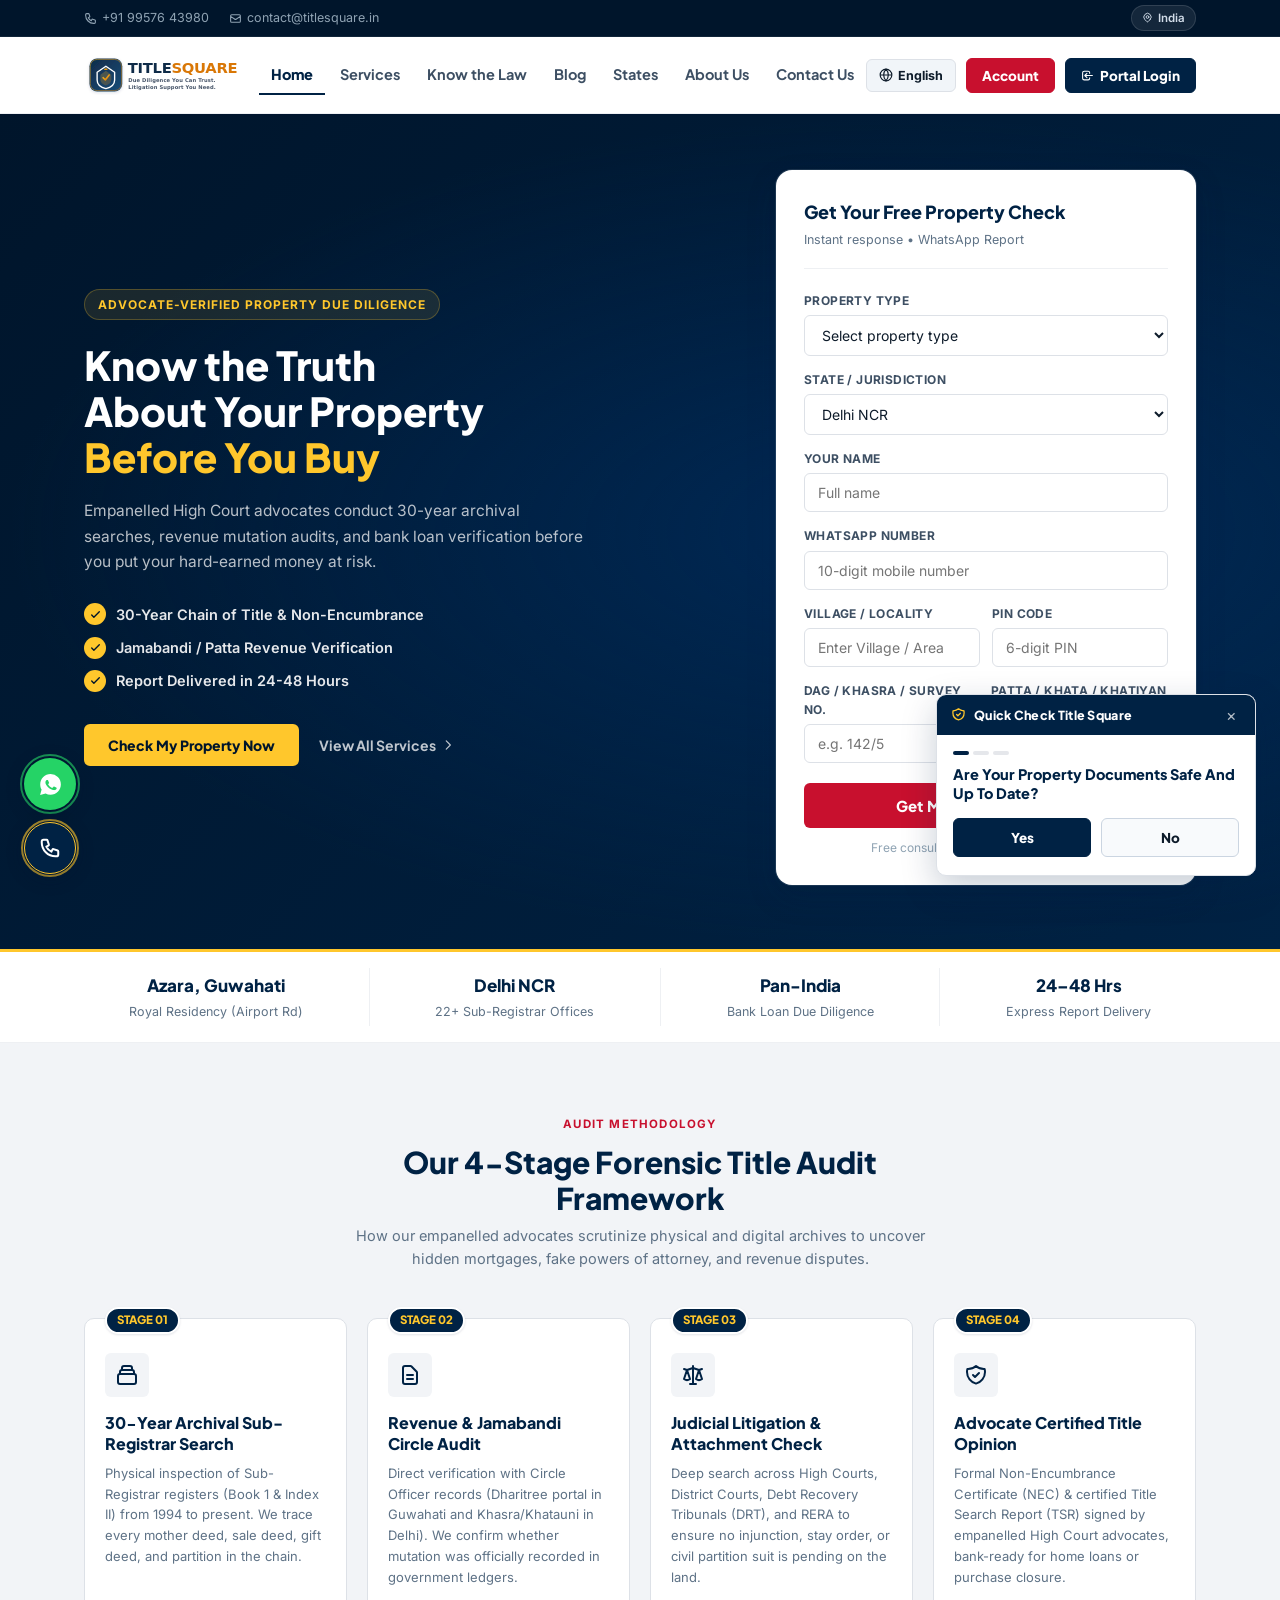
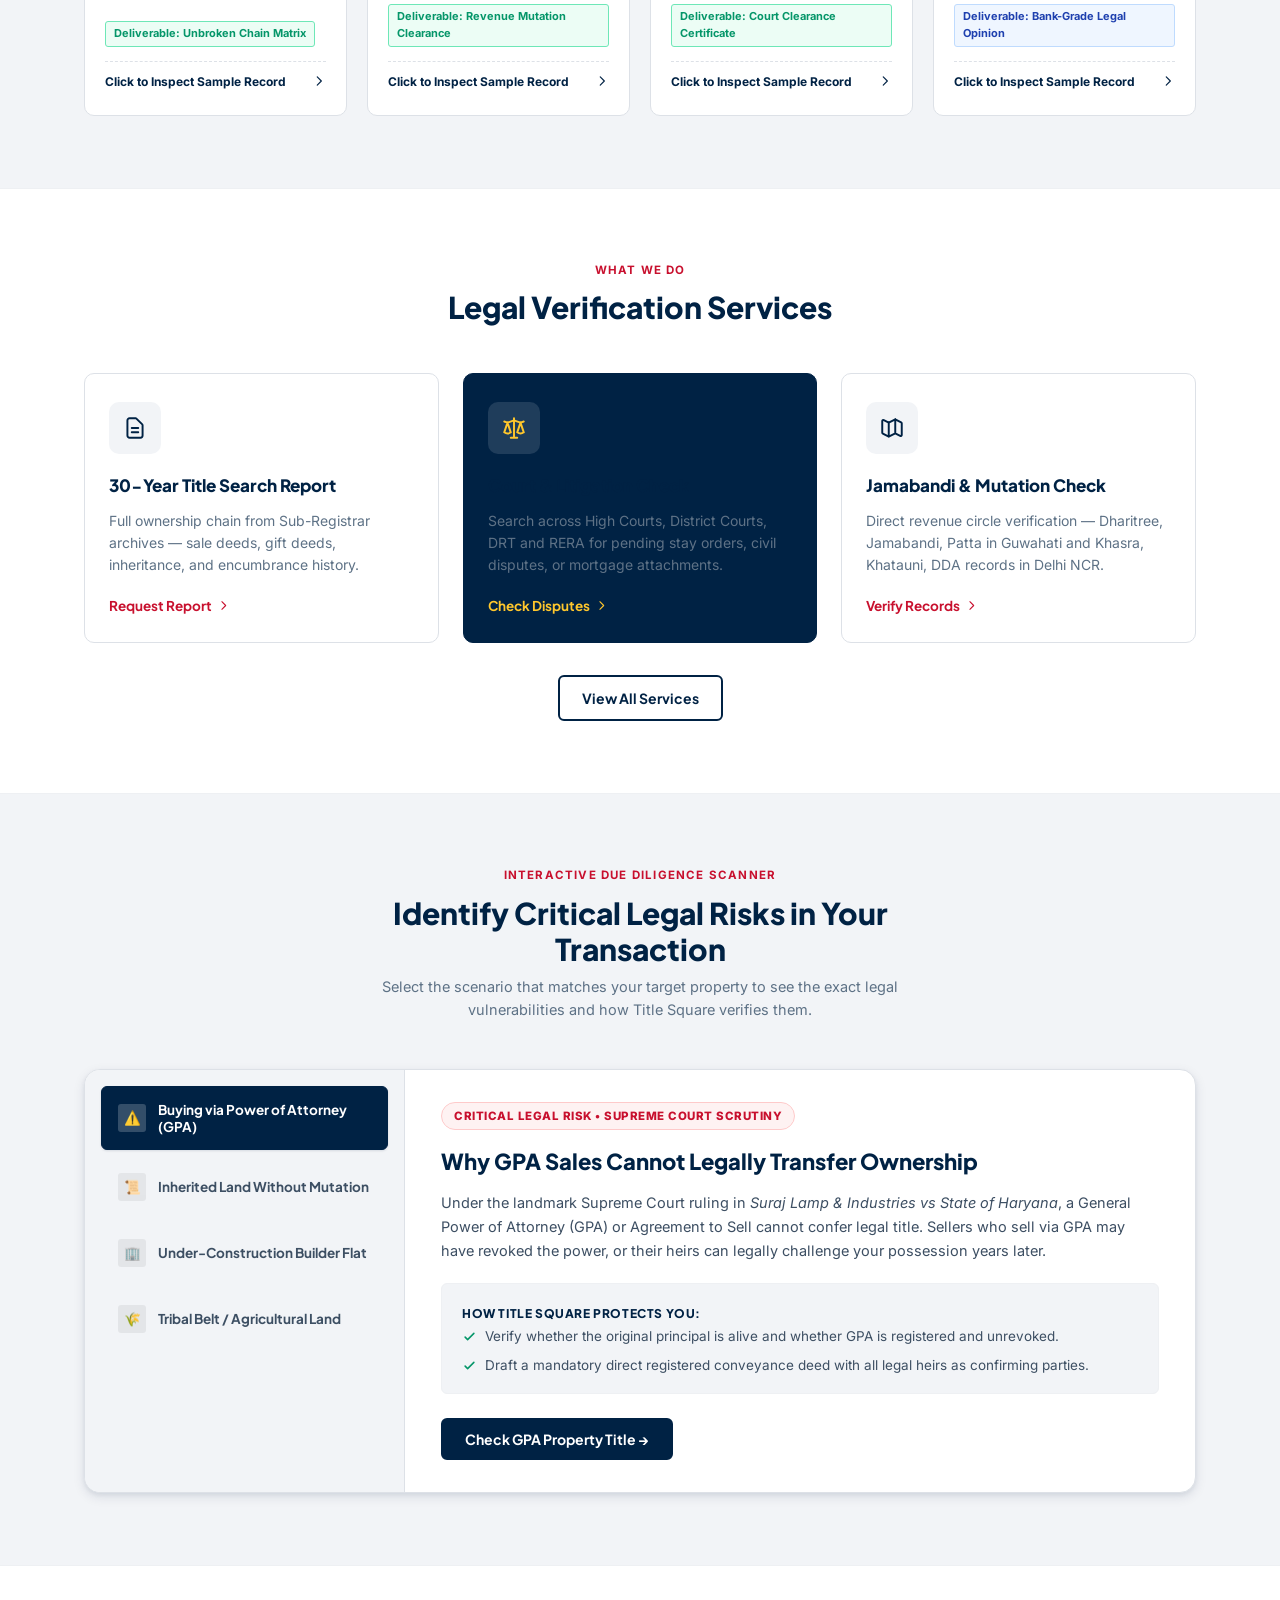
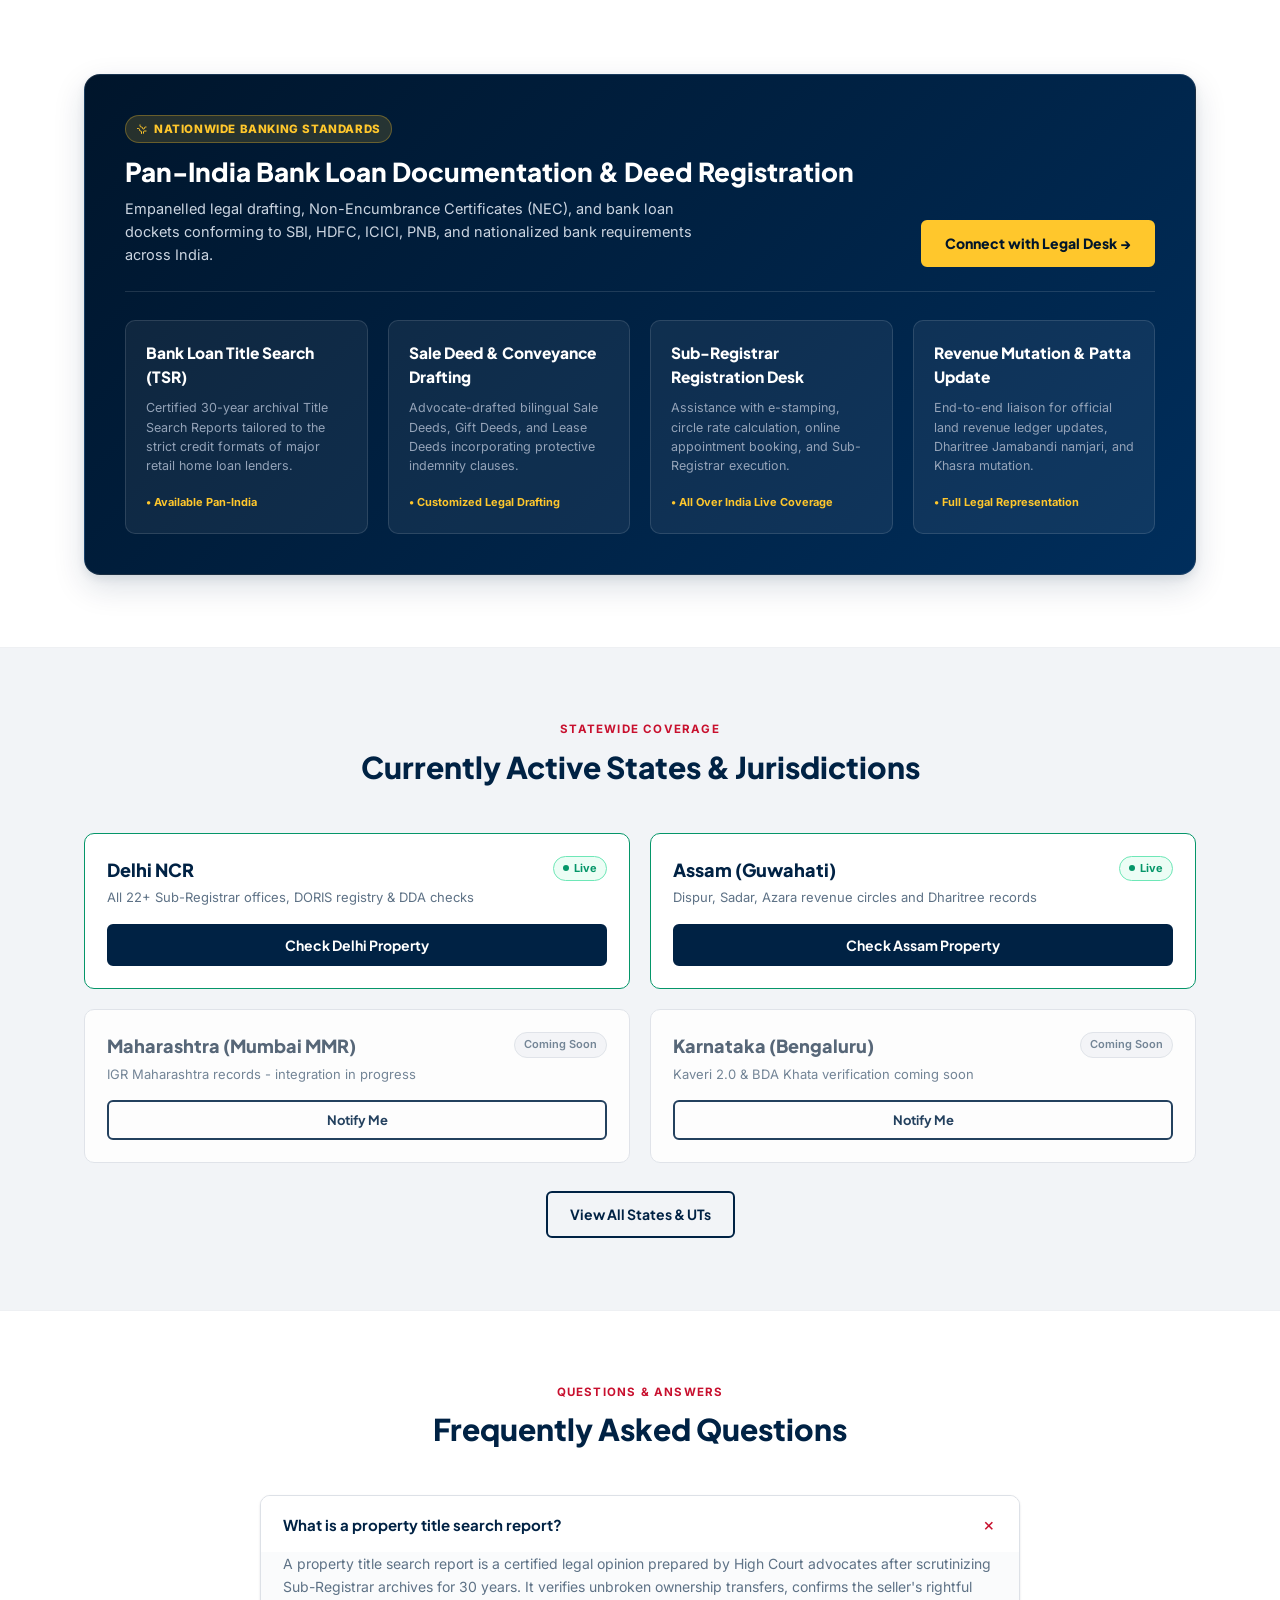
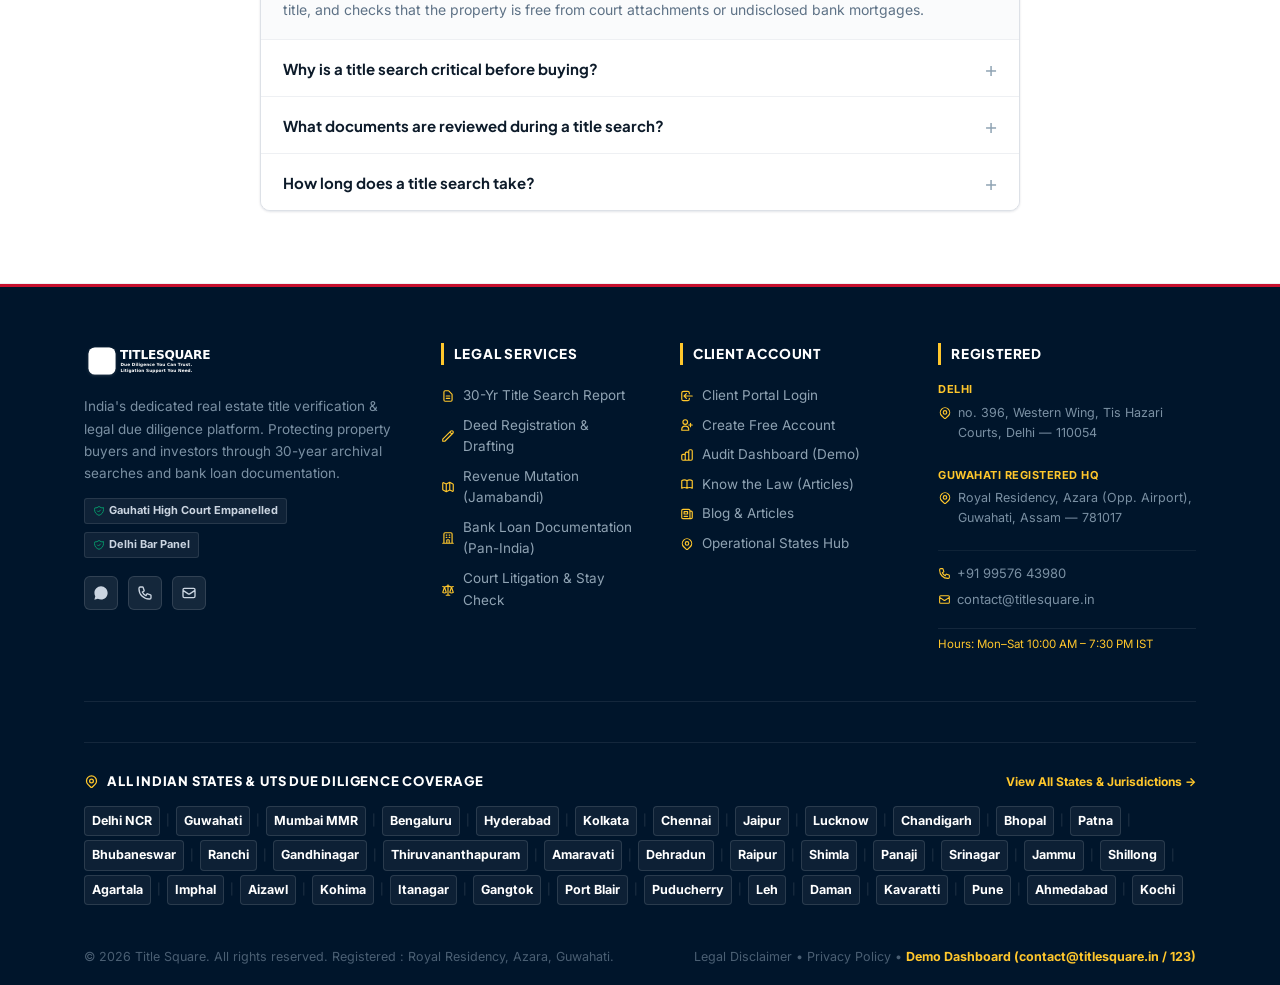
<file: index.html>
<!DOCTYPE html>
<html lang="en">
<head>
  <meta charset="UTF-8">
  <meta name="viewport" content="width=device-width, initial-scale=1.0">
  <title>Title Square — Property Title Search &amp; Legal Verification</title>
  <meta name="description" content="Title Square provides fast, advocate-verified 30-year property title search reports, mutation checks, and legal due diligence in Delhi NCR and Guwahati.">
  <link rel="icon" type="image/svg+xml" href="assets/logo.svg">
  <link rel="stylesheet" href="css/style.css">
  <link rel="stylesheet" href="css/components.css">
  <link rel="stylesheet" href="css/responsive.css">
</head>
<body>

  <!-- Top Utility Bar -->
  <div class="top-bar">
    <div class="container">
      <div class="top-bar-left">
        <a href="tel:+919957643980">
          <svg width="13" height="13" fill="none" stroke="currentColor" stroke-width="2" viewBox="0 0 24 24"><path stroke-linecap="round" stroke-linejoin="round" d="M3 5a2 2 0 012-2h3.28a1 1 0 01.948.684l1.498 4.493a1 1 0 01-.502 1.21l-2.257 1.13a11.042 11.042 0 005.516 5.516l1.13-2.257a1 1 0 011.21-.502l4.493 1.498a1 1 0 01.684.949V19a2 2 0 01-2 2h-1C9.716 21 3 14.284 3 6V5z"/></svg>
          <span data-i18n="top.call">+91 99576 43980</span>
        </a>
        <a href="mailto:contact@titlesquare.in">
          <svg width="13" height="13" fill="none" stroke="currentColor" stroke-width="2" viewBox="0 0 24 24"><path stroke-linecap="round" stroke-linejoin="round" d="M3 8l7.89 5.26a2 2 0 002.22 0L21 8M5 19h14a2 2 0 002-2V7a2 2 0 00-2-2H5a2 2 0 00-2 2v10a2 2 0 002 2z"/></svg>
          contact@titlesquare.in
        </a>
      </div>
      <div class="top-bar-right">
        <span class="top-bar-city-pill">
          <svg width="11" height="11" fill="none" stroke="currentColor" stroke-width="2" viewBox="0 0 24 24"><path stroke-linecap="round" stroke-linejoin="round" d="M17.657 16.657L13.414 20.9a1.998 1.998 0 01-2.827 0l-4.244-4.243a8 8 0 1111.314 0z"/><path stroke-linecap="round" stroke-linejoin="round" d="M15 11a3 3 0 11-6 0 3 3 0 016 0z"/></svg>
          <span data-i18n="top.cities">India</span>
        </span>
      </div>
    </div>
  </div>

  <!-- Main Site Header -->
  <header class="site-header" id="siteHeader">
    <div class="container nav-container">
      <a href="index.html" class="brand-logo-wrap">
        <img src="assets/logo.svg" alt="Title Square" class="brand-logo-img">
      </a>

      <nav class="nav-menu" id="navMenu">
        <div class="mobile-drawer-header">
          <div class="drawer-header-left">
            <img src="assets/logo.svg" alt="Title Square" class="brand-logo-img" style="height: 30px;">
            <span class="drawer-verified-tag">
              <svg width="10" height="10" viewBox="0 0 24 24" fill="currentColor"><path d="M12 2L4 5v6.09c0 5.05 3.41 9.76 8 10.91 4.59-1.15 8-5.86 8-10.91V5l-8-3zm-1 14.5l-3.5-3.5 1.41-1.41L11 13.67l5.59-5.59L18 9.5l-7 7z"/></svg>
              High Court Verified
            </span>
          </div>
          <button type="button" class="mobile-drawer-close" id="mobileDrawerClose" aria-label="Close Menu">&times;</button>
        </div>

        <div class="drawer-consult-card">
          <div class="dcc-top">
            <div class="dcc-badge">
              <span class="dcc-badge-pulse"></span>
              Free Quick Check
            </div>
            <span class="dcc-deliv">24-48 Hr Express</span>
          </div>
          <div class="dcc-title">Instant Jamabandi &amp; Title Check</div>
          <p class="dcc-desc">Direct Sub-Registrar &amp; revenue circle scrutiny before property deals.</p>
          <button type="button" class="dcc-btn open-modal-trigger">
            <span>Check My Property Now</span>
            <svg width="13" height="13" fill="none" stroke="currentColor" stroke-width="2.2" viewBox="0 0 24 24"><path stroke-linecap="round" stroke-linejoin="round" d="M9 5l7 7-7 7"/></svg>
          </button>
        </div>

        <div class="drawer-section-label">Navigation Menu</div>
        <div class="mobile-drawer-links">
          <a href="index.html" class="nav-link active">
            <span class="nav-link-icon-wrap">
              <svg width="17" height="17" fill="none" stroke="currentColor" stroke-width="2" viewBox="0 0 24 24"><path stroke-linecap="round" stroke-linejoin="round" d="M3 12l2-2m0 0l7-7 7 7M5 10v10a1 1 0 001 1h3m10-11l2 2m-2-2v10a1 1 0 01-1 1h-3m-6 0a1 1 0 001-1v-4a1 1 0 011-1h2a1 1 0 011 1v4a1 1 0 001 1m-6 0h6"/></svg>
            </span>
            <span class="nav-link-content">
              <span class="nav-link-title" data-i18n="nav.home">Home</span>
              <span class="nav-link-sub">Overview &amp; verified search</span>
            </span>
            <svg class="nav-chevron" width="14" height="14" fill="none" stroke="currentColor" stroke-width="2.2" viewBox="0 0 24 24"><path stroke-linecap="round" stroke-linejoin="round" d="M9 18l6-6-6-6"/></svg>
          </a>

          <a href="services.html" class="nav-link">
            <span class="nav-link-icon-wrap">
              <svg width="17" height="17" fill="none" stroke="currentColor" stroke-width="2" viewBox="0 0 24 24"><path stroke-linecap="round" stroke-linejoin="round" d="M9 12l2 2 4-4m5.618-4.016A11.955 11.955 0 0112 2.944a11.955 11.955 0 01-8.618 3.04A12.02 12.02 0 003 9c0 5.591 3.824 10.29 9 11.622 5.176-1.332 9-6.03 9-11.622 0-1.042-.133-2.052-.382-3.016z"/></svg>
            </span>
            <span class="nav-link-content">
              <span class="nav-link-title" data-i18n="nav.services">Services</span>
              <span class="nav-link-sub">30-Year Title Search &amp; Mutation</span>
            </span>
            <span class="drawer-badge badge-pop">Popular</span>
            <svg class="nav-chevron" width="14" height="14" fill="none" stroke="currentColor" stroke-width="2.2" viewBox="0 0 24 24"><path stroke-linecap="round" stroke-linejoin="round" d="M9 18l6-6-6-6"/></svg>
          </a>

          <a href="know-the-law.html" class="nav-link">
            <span class="nav-link-icon-wrap">
              <svg width="17" height="17" fill="none" stroke="currentColor" stroke-width="2" viewBox="0 0 24 24"><path stroke-linecap="round" stroke-linejoin="round" d="M12 6.253v13m0-13C10.832 5.477 9.246 5 7.5 5S4.168 5.477 3 6.253v13C4.168 18.477 5.754 18 7.5 18s3.332.477 4.5 1.253m0-13C13.168 5.477 14.754 5 16.5 5c1.747 0 3.332.477 4.5 1.253v13C19.832 18.477 18.247 18 16.5 18c-1.746 0-3.332.477-4.5 1.253"/></svg>
            </span>
            <span class="nav-link-content">
              <span class="nav-link-title" data-i18n="nav.knowLaw">Know the Law</span>
              <span class="nav-link-sub">Assam &amp; Delhi Property Acts</span>
            </span>
            <span class="drawer-badge badge-legal">Guides</span>
            <svg class="nav-chevron" width="14" height="14" fill="none" stroke="currentColor" stroke-width="2.2" viewBox="0 0 24 24"><path stroke-linecap="round" stroke-linejoin="round" d="M9 18l6-6-6-6"/></svg>
          </a>

          <a href="blog.html" class="nav-link">
            <span class="nav-link-icon-wrap">
              <svg width="17" height="17" fill="none" stroke="currentColor" stroke-width="2" viewBox="0 0 24 24"><path stroke-linecap="round" stroke-linejoin="round" d="M19 20H5a2 2 0 01-2-2V6a2 2 0 012-2h10a2 2 0 012 2v1m2 13a2 2 0 01-2-2V7m2 13a2 2 0 002-2V9a2 2 0 00-2-2h-2m-4-3H9M7 16h6M7 8h6v4H7V8z"/></svg>
            </span>
            <span class="nav-link-content">
              <span class="nav-link-title" data-i18n="nav.blog">Blog</span>
              <span class="nav-link-sub">Legal Gazette &amp; Articles</span>
            </span>
            <span class="drawer-badge badge-legal">Gazette</span>
            <svg class="nav-chevron" width="14" height="14" fill="none" stroke="currentColor" stroke-width="2.2" viewBox="0 0 24 24"><path stroke-linecap="round" stroke-linejoin="round" d="M9 18l6-6-6-6"/></svg>
          </a>

          <a href="states.html" class="nav-link">
            <span class="nav-link-icon-wrap">
              <svg width="17" height="17" fill="none" stroke="currentColor" stroke-width="2" viewBox="0 0 24 24"><path stroke-linecap="round" stroke-linejoin="round" d="M17.657 16.657L13.414 20.9a1.998 1.998 0 01-2.827 0l-4.244-4.243a8 8 0 1111.314 0z"/><path stroke-linecap="round" stroke-linejoin="round" d="M15 11a3 3 0 11-6 0 3 3 0 016 0z"/></svg>
            </span>
            <span class="nav-link-content">
              <span class="nav-link-title" data-i18n="nav.cities">States</span>
              <span class="nav-link-sub">Pan-India State Jurisdictions &amp; Coverage</span>
            </span>
            <svg class="nav-chevron" width="14" height="14" fill="none" stroke="currentColor" stroke-width="2.2" viewBox="0 0 24 24"><path stroke-linecap="round" stroke-linejoin="round" d="M9 18l6-6-6-6"/></svg>
          </a>

          <a href="about-us.html" class="nav-link">
            <span class="nav-link-icon-wrap">
              <svg width="17" height="17" fill="none" stroke="currentColor" stroke-width="2" viewBox="0 0 24 24"><path stroke-linecap="round" stroke-linejoin="round" d="M19 21V5a2 2 0 00-2-2H7a2 2 0 00-2 2v16m14 0h2m-2 0h-5m-9 0H3m2 0h5M9 7h1m-1 4h1m4-4h1m-1 4h1m-5 10v-5a1 1 0 011-1h2a1 1 0 011 1v5m-4 0h4"/></svg>
            </span>
            <span class="nav-link-content">
              <span class="nav-link-title" data-i18n="nav.about">About Us</span>
              <span class="nav-link-sub">High Court Advocates &amp;  Team</span>
            </span>
            <svg class="nav-chevron" width="14" height="14" fill="none" stroke="currentColor" stroke-width="2.2" viewBox="0 0 24 24"><path stroke-linecap="round" stroke-linejoin="round" d="M9 18l6-6-6-6"/></svg>
          </a>

          <a href="contact-us.html" class="nav-link">
            <span class="nav-link-icon-wrap">
              <svg width="17" height="17" fill="none" stroke="currentColor" stroke-width="2" viewBox="0 0 24 24"><path stroke-linecap="round" stroke-linejoin="round" d="M3 5a2 2 0 012-2h3.28a1 1 0 01.948.684l1.498 4.493a1 1 0 01-.502 1.21l-2.257 1.13a11.042 11.042 0 005.516 5.516l1.13-2.257a1 1 0 011.21-.502l4.493 1.498a1 1 0 01.684.949V19a2 2 0 01-2 2h-1C9.716 21 3 14.284 3 6V5z"/></svg>
            </span>
            <span class="nav-link-content">
              <span class="nav-link-title" data-i18n="nav.contact">Contact Us</span>
              <span class="nav-link-sub"> Visits &amp; Direct Line</span>
            </span>
            <svg class="nav-chevron" width="14" height="14" fill="none" stroke="currentColor" stroke-width="2.2" viewBox="0 0 24 24"><path stroke-linecap="round" stroke-linejoin="round" d="M9 18l6-6-6-6"/></svg>
          </a>
        </div>

        <div class="drawer-section-label">Quick Legal Utilities</div>
        <div class="drawer-quick-grid">
          <a href="javascript:void(0)" class="drawer-quick-tile open-modal-trigger" data-city="Guwahati">
            <div class="dqt-icon-box dqt-icon-green">
              <svg width="17" height="17" fill="none" stroke="currentColor" stroke-width="2" viewBox="0 0 24 24"><path stroke-linecap="round" stroke-linejoin="round" d="M9 12h6m-6 4h6m2 5H7a2 2 0 01-2-2V5a2 2 0 012-2h5.586a1 1 0 01.707.293l5.414 5.414a1 1 0 01.293.707V19a2 2 0 01-2 2z"/></svg>
            </div>
            <div class="dqt-text">
              <span class="dqt-label">Jamabandi</span>
              <span class="dqt-sub">Revenue Patta</span>
            </div>
          </a>

          <a href="javascript:void(0)" class="drawer-quick-tile open-modal-trigger" data-city="Delhi NCR">
            <div class="dqt-icon-box dqt-icon-navy">
              <svg width="17" height="17" fill="none" stroke="currentColor" stroke-width="2" viewBox="0 0 24 24"><path stroke-linecap="round" stroke-linejoin="round" d="M21 21l-6-6m2-5a7 7 0 11-14 0 7 7 0 0114 0z"/></svg>
            </div>
            <div class="dqt-text">
              <span class="dqt-label">Title Search</span>
              <span class="dqt-sub">30-Yr Archival</span>
            </div>
          </a>

          <a href="https://wa.me/919957643980?text=Hello%20Title%20Square%20Legal%20Team,%20I%20need%20property%20due%20diligence%20assistance." target="_blank" rel="noopener" class="drawer-quick-tile">
            <div class="dqt-icon-box dqt-icon-wa">
              <svg width="17" height="17" fill="currentColor" viewBox="0 0 24 24"><path d="M12.04 2c-5.46 0-9.91 4.45-9.91 9.91 0 1.75.46 3.45 1.32 4.95L2.05 22l5.25-1.38c1.45.79 3.08 1.21 4.74 1.21 5.46 0 9.91-4.45 9.91-9.91 0-2.65-1.03-5.14-2.9-7.01A9.816 9.816 0 0012.04 2zm5.79 14.07c-.24.68-1.4 1.26-1.95 1.32-.51.06-1.17.09-3.37-.8-2.58-1.04-4.22-3.66-4.35-3.83-.13-.17-1.03-1.37-1.03-2.62 0-1.25.65-1.86.88-2.11.23-.25.5-.32.67-.32.17 0 .34 0 .49.01.15.01.37-.06.58.44.22.52.74 1.82.81 1.95.07.13.11.29.02.46-.09.18-.14.28-.27.44-.13.16-.28.36-.4.49-.13.13-.27.27-.12.52.16.25.7 1.15 1.5 1.86 1.03.92 1.9 1.2 2.16 1.33.27.13.42.11.58-.07.16-.18.68-.79.86-1.06.18-.27.37-.23.62-.14.25.09 1.58.74 1.85.88.27.14.45.2.52.31.06.12.06.68-.18 1.36z"/></svg>
            </div>
            <div class="dqt-text">
              <span class="dqt-label">WhatsApp</span>
              <span class="dqt-sub">Advocate Desk</span>
            </div>
          </a>

          <a href="tel:+919957643980" class="drawer-quick-tile">
            <div class="dqt-icon-box dqt-icon-amber">
              <svg width="17" height="17" fill="none" stroke="currentColor" stroke-width="2" viewBox="0 0 24 24"><path stroke-linecap="round" stroke-linejoin="round" d="M3 5a2 2 0 012-2h3.28a1 1 0 01.948.684l1.498 4.493a1 1 0 01-.502 1.21l-2.257 1.13a11.042 11.042 0 005.516 5.516l1.13-2.257a1 1 0 011.21-.502l4.493 1.498a1 1 0 01.684.949V19a2 2 0 01-2 2h-1C9.716 21 3 14.284 3 6V5z"/></svg>
            </div>
            <div class="dqt-text">
              <span class="dqt-label">Helpline</span>
              <span class="dqt-sub">+91 99576 43980</span>
            </div>
          </a>
        </div>

        <div class="mobile-drawer-actions">
          <button type="button" class="btn-auth-red open-auth-btn" data-tab="register" style="width: 100%; justify-content: center; padding: 11.5px; margin-bottom: 8px;">
            <svg width="14" height="14" fill="none" stroke="currentColor" stroke-width="2" viewBox="0 0 24 24"><path stroke-linecap="round" stroke-linejoin="round" d="M16 7a4 4 0 11-8 0 4 4 0 018 0zM12 14a7 7 0 00-7 7h14a7 7 0 00-7-7z"/></svg>
            <span data-i18n="nav.account">Account</span>
          </button>
          <button type="button" class="btn-auth-navy open-auth-btn" data-tab="login" style="width: 100%; justify-content: center; padding: 11px; margin-bottom: 8px;">
            <svg width="14" height="14" fill="none" stroke="currentColor" stroke-width="2" viewBox="0 0 24 24"><path stroke-linecap="round" stroke-linejoin="round" d="M11 16l-4-4m0 0l4-4m-4 4h14m-5 4v1a3 3 0 01-3 3H6a3 3 0 01-3-3V7a3 3 0 013-3h7a3 3 0 013 3v1"/></svg>
            <span data-i18n="nav.portalLogin">Client Portal Login</span>
          </button>

          <div class="drawer--info">
            <div class="dci-hours">
              <span class="dci-dot"></span>
              <span> Hours: Mon–Sat 10:00 AM – 7:30 PM</span>
            </div>
            <div class="dci-loc">
              <svg width="12" height="12" fill="none" stroke="currentColor" stroke-width="2" viewBox="0 0 24 24"><path stroke-linecap="round" stroke-linejoin="round" d="M17.657 16.657L13.414 20.9a1.998 1.998 0 01-2.827 0l-4.244-4.243a8 8 0 1111.314 0z"/><path stroke-linecap="round" stroke-linejoin="round" d="M15 11a3 3 0 11-6 0 3 3 0 016 0z"/></svg>
              <span>Tis Hazari Courts, Delhi &bull; Royal Residency, Guwahati</span>
            </div>
          </div>
        </div>
      </nav>

      <div class="nav-actions">
        <button type="button" class="btn-lang" title="Language selection">
          <svg width="14" height="14" viewBox="0 0 24 24" fill="none" stroke="currentColor" stroke-width="2"><circle cx="12" cy="12" r="10"/><path d="M2 12h20M12 2a15.3 15.3 0 014 10 15.3 15.3 0 01-4 10 15.3 15.3 0 01-4-10 15.3 15.3 0 014-10z"/></svg>
          English
        </button>
        <button type="button" class="btn-auth-red open-auth-btn" data-tab="register">
          <svg width="14" height="14" fill="none" stroke="currentColor" stroke-width="2" viewBox="0 0 24 24"><path stroke-linecap="round" stroke-linejoin="round" d="M16 7a4 4 0 11-8 0 4 4 0 018 0zM12 14a7 7 0 00-7 7h14a7 7 0 00-7-7z"/></svg>
          <span data-i18n="nav.account">Account</span>
        </button>
        <button type="button" class="btn-auth-navy open-auth-btn" data-tab="login">
          <svg width="13" height="13" fill="none" stroke="currentColor" stroke-width="2" viewBox="0 0 24 24"><path stroke-linecap="round" stroke-linejoin="round" d="M11 16l-4-4m0 0l4-4m-4 4h14m-5 4v1a3 3 0 01-3 3H6a3 3 0 01-3-3V7a3 3 0 013-3h7a3 3 0 013 3v1"/></svg>
          <span data-i18n="nav.portalLogin">Portal Login</span>
        </button>
        <button class="mobile-toggle-btn" id="mobileToggleBtn" aria-label="Toggle Navigation">
          <svg width="22" height="22" fill="none" stroke="currentColor" stroke-width="2" viewBox="0 0 24 24"><path stroke-linecap="round" stroke-linejoin="round" d="M4 6h16M4 12h16M4 18h16"/></svg>
        </button>
      </div>
    </div>
  </header>
  <div class="mobile-overlay-shadow" id="mobileOverlay"></div>

  <!-- HERO SECTION -->
  <section class="hero-wrapper">
    <div class="container hero-layout">

      <div class="hero-left">
        <div class="hero-eyebrow" data-i18n="hero.eyebrow">
          <svg width="14" height="14" fill="none" stroke="currentColor" stroke-width="2" viewBox="0 0 24 24"><path stroke-linecap="round" stroke-linejoin="round" d="M9 12l2 2 4-4m5.618-4.016A11.955 11.955 0 0112 2.944a11.955 11.955 0 01-8.618 3.04A12.02 12.02 0 003 9c0 5.591 3.824 10.29 9 11.622 5.176-1.332 9-6.03 9-11.622 0-1.042-.133-2.052-.382-3.016z"/></svg>
          Advocate-Verified Property Due Diligence
        </div>

        <h1 class="hero-main-title" data-i18n="hero.title">
          Know the Truth<br>About Your Property<br><span>Before You Buy</span>
        </h1>

        <p class="hero-main-desc" data-i18n="hero.desc">
          Empanelled High Court advocates conduct 30-year archival searches, revenue mutation audits, and bank loan verification before you put your hard-earned money at risk.
        </p>

        <ul class="hero-check-list">
          <li>
            <span class="hcl-icon"><svg width="13" height="13" fill="none" stroke="currentColor" stroke-width="2.5" viewBox="0 0 24 24"><path stroke-linecap="round" stroke-linejoin="round" d="M5 13l4 4L19 7"/></svg></span>
            <span data-i18n="hero.check1">30-Year Chain of Title & Non-Encumbrance</span>
          </li>
          <li>
            <span class="hcl-icon"><svg width="13" height="13" fill="none" stroke="currentColor" stroke-width="2.5" viewBox="0 0 24 24"><path stroke-linecap="round" stroke-linejoin="round" d="M5 13l4 4L19 7"/></svg></span>
            <span data-i18n="hero.check2">Jamabandi / Patta Revenue Verification</span>
          </li>
          <li>
            <span class="hcl-icon"><svg width="13" height="13" fill="none" stroke="currentColor" stroke-width="2.5" viewBox="0 0 24 24"><path stroke-linecap="round" stroke-linejoin="round" d="M5 13l4 4L19 7"/></svg></span>
            <span data-i18n="hero.check3">Report Delivered in 24-48 Hours</span>
          </li>
        </ul>

        <div class="hero-cta-row">
          <button class="btn btn-yellow open-modal-trigger" data-i18n="hero.ctaCheck">Check My Property Now</button>
          <a href="services.html" class="btn-text-link">
            <span data-i18n="hero.ctaServices">View All Services</span>
            <svg width="14" height="14" fill="none" stroke="currentColor" stroke-width="2" viewBox="0 0 24 24"><path stroke-linecap="round" stroke-linejoin="round" d="M9 5l7 7-7 7"/></svg>
          </a>
        </div>
      </div>

      <!-- Right Registration Form Card -->
      <div class="reg-card">
        <div class="reg-card-head">
          <h3 data-i18n="form.heroTitle">Get Your Free Property Check</h3>
          <p data-i18n="form.heroSub">Instant response &bull; WhatsApp Report</p>
        </div>
        <form class="ajax-form">
          <div class="field-wrap">
            <label data-i18n="form.propType">Property Type</label>
            <select class="field-control" required>
              <option value="" data-i18n="form.selectProp">Select property type</option>
              <option value="Residential Plot / Land" data-i18n="form.plot">Plot / Land</option>
              <option value="Apartment / Flat" data-i18n="form.flat">Apartment / Flat</option>
              <option value="Commercial Space" data-i18n="form.commercial">Commercial Space</option>
              <option value="Agricultural Land" data-i18n="form.agri">Agricultural Land</option>
            </select>
          </div>
          <div class="field-wrap">
            <label data-i18n="form.city">State / Jurisdiction</label>
            <select class="field-control" required>
              <optgroup label="Headquarters & Metro s">
                <option value="Delhi NCR" selected>Delhi NCR</option>
                <option value="Guwahati">Guwahati (Assam)</option>
                <option value="Mumbai">Mumbai MMR (Maharashtra)</option>
                <option value="Bengaluru">Bengaluru (Karnataka)</option>
                <option value="Hyderabad">Hyderabad (Telangana)</option>
                <option value="Kolkata">Kolkata (West Bengal)</option>
                <option value="Chennai">Chennai (Tamil Nadu)</option>
                <option value="Pune">Pune (Maharashtra)</option>
              </optgroup>
              <optgroup label="North India Capitals">
                <option value="Chandigarh">Chandigarh (Punjab &amp; Haryana)</option>
                <option value="Jaipur">Jaipur (Rajasthan)</option>
                <option value="Lucknow">Lucknow (Uttar Pradesh)</option>
                <option value="Dehradun">Dehradun (Uttarakhand)</option>
                <option value="Shimla">Shimla (Himachal Pradesh)</option>
                <option value="Srinagar">Srinagar (Jammu &amp; Kashmir)</option>
                <option value="Jammu">Jammu (Jammu &amp; Kashmir)</option>
              </optgroup>
              <optgroup label="East &amp; North-East Capitals">
                <option value="Patna">Patna (Bihar)</option>
                <option value="Bhubaneswar">Bhubaneswar (Odisha)</option>
                <option value="Ranchi">Ranchi (Jharkhand)</option>
                <option value="Shillong">Shillong (Meghalaya)</option>
                <option value="Agartala">Agartala (Tripura)</option>
                <option value="Gangtok">Gangtok (Sikkim)</option>
                <option value="Itanagar">Itanagar (Arunachal Pradesh)</option>
                <option value="Imphal">Imphal (Manipur)</option>
                <option value="Aizawl">Aizawl (Mizoram)</option>
                <option value="Kohima">Kohima (Nagaland)</option>
              </optgroup>
              <optgroup label="West &amp; Central India Capitals">
                <option value="Gandhinagar">Gandhinagar / Ahmedabad (Gujarat)</option>
                <option value="Panaji">Panaji (Goa)</option>
                <option value="Bhopal">Bhopal (Madhya Pradesh)</option>
                <option value="Raipur">Raipur (Chhattisgarh)</option>
              </optgroup>
              <optgroup label="South India Capitals">
                <option value="Thiruvananthapuram">Thiruvananthapuram (Kerala)</option>
                <option value="Amaravati">Amaravati (Andhra Pradesh)</option>
                <option value="Kochi">Kochi (Kerala)</option>
              </optgroup>
              <optgroup label="Union Territory Capitals">
                <option value="Port Blair">Port Blair (Andaman &amp; Nicobar)</option>
                <option value="Puducherry">Puducherry (Puducherry UT)</option>
                <option value="Leh">Leh (Ladakh)</option>
                <option value="Daman">Daman (DNH &amp; DD)</option>
                <option value="Kavaratti">Kavaratti (Lakshadweep)</option>
              </optgroup>
            </select>
          </div>
          <div class="field-wrap">
            <label data-i18n="form.name">Your Name</label>
            <input type="text" class="field-control" placeholder="Full name" required data-i18n-ph="form.namePh">
          </div>
          <div class="field-wrap">
            <label data-i18n="form.phone">WhatsApp Number</label>
            <input type="tel" name="phone" class="field-control" pattern="[0-9]{10}" placeholder="10-digit mobile number" required data-i18n-ph="form.phonePh">
          </div>
          <div class="modal-grid-2">
            <div class="field-wrap">
              <label>Village / Locality</label>
              <input type="text" name="village" class="field-control" placeholder="Enter Village / Area">
            </div>
            <div class="field-wrap">
              <label>PIN Code</label>
              <input type="text" name="pincode" class="field-control" pattern="[0-9]{6}" placeholder="6-digit PIN">
            </div>
          </div>
          <div style="display: grid; grid-template-columns: 1fr 1fr; gap: 10px;">
            <div class="field-wrap">
              <label>Dag / Khasra / Survey No.</label>
              <input type="text" name="khasra" class="field-control" placeholder="e.g. 142/5">
            </div>
            <div class="field-wrap">
              <label>Patta / Khata / Khatiyan No.</label>
              <input type="text" name="patta" class="field-control" placeholder="e.g. 88/B">
            </div>
          </div>
          <button type="submit" class="btn-reg-submit" data-i18n="form.btnSubmit">Get My Property Report</button>
          <p class="form-footnote" data-i18n="form.footnote">Free consultation. No spam. Confidential.</p>
        </form>
      </div>

    </div>
  </section>

  <!-- TRUST STATS BAR -->
  <div class="trust-stats-bar">
    <div class="container">
      <div class="trust-stats-grid">
        <div class="ts-item">
          <strong data-i18n="trust.stat1Num">Azara, Guwahati</strong>
          <span data-i18n="trust.stat1Txt">Royal Residency  (Airport Rd)</span>
        </div>
        <div class="ts-divider"></div>
        <div class="ts-item">
          <strong data-i18n="trust.stat2Num">Delhi NCR</strong>
          <span data-i18n="trust.stat2Txt">22+ Sub-Registrar Offices</span>
        </div>
        <div class="ts-divider"></div>
        <div class="ts-item">
          <strong data-i18n="trust.stat3Num">Pan-India</strong>
          <span data-i18n="trust.stat3Txt">Bank Loan Due Diligence</span>
        </div>
        <div class="ts-divider"></div>
        <div class="ts-item">
          <strong data-i18n="trust.stat4Num">24–48 Hrs</strong>
          <span data-i18n="trust.stat4Txt">Express Report Delivery</span>
        </div>
      </div>
    </div>
  </div>

  <!-- CREATIVE SECTION 1: 4-STAGE FORENSIC TITLE AUDIT FRAMEWORK -->
  <section class="section-gray">
    <div class="container">
      <div class="section-title-wrap">
        <span class="section-label" data-i18n="audit.tag">Audit Methodology</span>
        <h2 class="section-heading" data-i18n="audit.heading">Our 4-Stage Forensic Title Audit Framework</h2>
        <p class="section-subtext" style="font-size: 14.5px; color: var(--text-muted); margin-top: 8px;" data-i18n="audit.sub">
          How our empanelled advocates scrutinize physical and digital archives to uncover hidden mortgages, fake powers of attorney, and revenue disputes.
        </p>
      </div>

      <div class="audit-pipeline-grid">
        <div class="audit-card" onclick="openStageInspect(1)">
          <div class="audit-step-number" data-i18n="audit.s1">STAGE 01</div>
          <div class="audit-icon-box">
            <svg width="24" height="24" fill="none" stroke="currentColor" stroke-width="2" viewBox="0 0 24 24"><path stroke-linecap="round" stroke-linejoin="round" d="M19 11H5m14 0a2 2 0 012 2v6a2 2 0 01-2 2H5a2 2 0 01-2-2v-6a2 2 0 012-2m14 0V9a2 2 0 00-2-2M5 11V9a2 2 0 012-2m0 0V5a2 2 0 012-2h6a2 2 0 012 2v2M7 7h10"/></svg>
          </div>
          <h3 data-i18n="audit.s1Title">30-Year Archival Sub-Registrar Search</h3>
          <p data-i18n="audit.s1Desc">Physical inspection of Sub-Registrar registers (Book 1 &amp; Index II) from 1994 to present. We trace every mother deed, sale deed, gift deed, and partition in the chain.</p>
          <span class="audit-deliverable-tag" data-i18n="audit.s1Tag">Deliverable: Unbroken Chain Matrix</span>
          <div class="audit-inspect-action">
            <span data-i18n="audit.inspect">Click to Inspect Sample Record</span>
            <svg width="14" height="14" fill="none" stroke="currentColor" stroke-width="2" viewBox="0 0 24 24"><path stroke-linecap="round" stroke-linejoin="round" d="M9 5l7 7-7 7"/></svg>
          </div>
        </div>

        <div class="audit-card" onclick="openStageInspect(2)">
          <div class="audit-step-number" data-i18n="audit.s2">STAGE 02</div>
          <div class="audit-icon-box">
            <svg width="24" height="24" fill="none" stroke="currentColor" stroke-width="2" viewBox="0 0 24 24"><path stroke-linecap="round" stroke-linejoin="round" d="M9 12h6m-6 4h6m2 5H7a2 2 0 01-2-2V5a2 2 0 012-2h5.586a1 1 0 01.707.293l5.414 5.414a1 1 0 01.293.707V19a2 2 0 01-2 2z"/></svg>
          </div>
          <h3 data-i18n="audit.s2Title">Revenue &amp; Jamabandi Circle Audit</h3>
          <p data-i18n="audit.s2Desc">Direct verification with Circle Officer records (Dharitree portal in Guwahati and Khasra/Khatauni in Delhi). We confirm whether mutation was officially recorded in government ledgers.</p>
          <span class="audit-deliverable-tag" data-i18n="audit.s2Tag">Deliverable: Revenue Mutation Clearance</span>
          <div class="audit-inspect-action">
            <span data-i18n="audit.inspect">Click to Inspect Sample Record</span>
            <svg width="14" height="14" fill="none" stroke="currentColor" stroke-width="2" viewBox="0 0 24 24"><path stroke-linecap="round" stroke-linejoin="round" d="M9 5l7 7-7 7"/></svg>
          </div>
        </div>

        <div class="audit-card" onclick="openStageInspect(3)">
          <div class="audit-step-number" data-i18n="audit.s3">STAGE 03</div>
          <div class="audit-icon-box">
            <svg width="24" height="24" fill="none" stroke="currentColor" stroke-width="2" viewBox="0 0 24 24"><path stroke-linecap="round" stroke-linejoin="round" d="M3 6l3 1m0 0l-3 9a5.002 5.002 0 006.001 0M6 7l3 9M6 7l6-2m6 2l3-1m-3 1l-3 9a5.002 5.002 0 006.001 0M18 7l3 9m-3-9l-6-2m0-2v2m0 16V5m0 16H9m3 0h3"/></svg>
          </div>
          <h3 data-i18n="audit.s3Title">Judicial Litigation &amp; Attachment Check</h3>
          <p data-i18n="audit.s3Desc">Deep search across High Courts, District Courts, Debt Recovery Tribunals (DRT), and RERA to ensure no injunction, stay order, or civil partition suit is pending on the land.</p>
          <span class="audit-deliverable-tag" data-i18n="audit.s3Tag">Deliverable: Court Clearance Certificate</span>
          <div class="audit-inspect-action">
            <span data-i18n="audit.inspect">Click to Inspect Sample Record</span>
            <svg width="14" height="14" fill="none" stroke="currentColor" stroke-width="2" viewBox="0 0 24 24"><path stroke-linecap="round" stroke-linejoin="round" d="M9 5l7 7-7 7"/></svg>
          </div>
        </div>

        <div class="audit-card" onclick="openStageInspect(4)">
          <div class="audit-step-number" data-i18n="audit.s4">STAGE 04</div>
          <div class="audit-icon-box">
            <svg width="24" height="24" fill="none" stroke="currentColor" stroke-width="2" viewBox="0 0 24 24"><path stroke-linecap="round" stroke-linejoin="round" d="M9 12l2 2 4-4m5.618-4.016A11.955 11.955 0 0112 2.944a11.955 11.955 0 01-8.618 3.04A12.02 12.02 0 003 9c0 5.591 3.824 10.29 9 11.622 5.176-1.332 9-6.03 9-11.622 0-1.042-.133-2.052-.382-3.016z"/></svg>
          </div>
          <h3 data-i18n="audit.s4Title">Advocate Certified Title Opinion</h3>
          <p data-i18n="audit.s4Desc">Formal Non-Encumbrance Certificate (NEC) &amp; certified Title Search Report (TSR) signed by empanelled High Court advocates, bank-ready for home loans or purchase closure.</p>
          <span class="audit-deliverable-tag" style="background: #eff6ff; border-color: #bfdbfe; color: #1e40af;" data-i18n="audit.s4Tag">Deliverable: Bank-Grade Legal Opinion</span>
          <div class="audit-inspect-action">
            <span data-i18n="audit.inspect">Click to Inspect Sample Record</span>
            <svg width="14" height="14" fill="none" stroke="currentColor" stroke-width="2" viewBox="0 0 24 24"><path stroke-linecap="round" stroke-linejoin="round" d="M9 5l7 7-7 7"/></svg>
          </div>
        </div>
      </div>
    </div>
  </section>

  <!-- SERVICES SECTION -->
  <section class="section-white">
    <div class="container">
      <div class="section-title-wrap">
        <span class="section-label" data-i18n="svc.tag">What We Do</span>
        <h2 class="section-heading" data-i18n="svc.heading">Legal Verification Services</h2>
      </div>
      <div class="services-grid-3">
        <div class="service-card">
          <div class="service-icon-wrap">
            <svg width="26" height="26" fill="none" stroke="currentColor" stroke-width="1.8" viewBox="0 0 24 24"><path stroke-linecap="round" stroke-linejoin="round" d="M9 12h6m-6 4h6m2 5H7a2 2 0 01-2-2V5a2 2 0 012-2h5.586a1 1 0 01.707.293l5.414 5.414a1 1 0 01.293.707V19a2 2 0 01-2 2z"/></svg>
          </div>
          <h3 data-i18n="svc.c1Title">30-Year Title Search Report</h3>
          <p data-i18n="svc.c1Desc">Full ownership chain from Sub-Registrar archives — sale deeds, gift deeds, inheritance, and encumbrance history.</p>
          <button class="svc-link open-modal-trigger"><span data-i18n="svc.c1Btn">Request Report</span> <svg width="13" height="13" fill="none" stroke="currentColor" stroke-width="2" viewBox="0 0 24 24"><path stroke-linecap="round" stroke-linejoin="round" d="M9 5l7 7-7 7"/></svg></button>
        </div>
        <div class="service-card service-card--featured">
          <div class="service-icon-wrap">
            <svg width="26" height="26" fill="none" stroke="currentColor" stroke-width="1.8" viewBox="0 0 24 24"><path stroke-linecap="round" stroke-linejoin="round" d="M3 6l3 1m0 0l-3 9a5.002 5.002 0 006.001 0M6 7l3 9M6 7l6-2m6 2l3-1m-3 1l-3 9a5.002 5.002 0 006.001 0M18 7l3 9m-3-9l-6-2m0-2v2m0 16V5m0 16H9m3 0h3"/></svg>
          </div>
          <h3 data-i18n="svc.c2Title">Court &amp; Litigation Check</h3>
          <p data-i18n="svc.c2Desc">Search across High Courts, District Courts, DRT and RERA for pending stay orders, civil disputes, or mortgage attachments.</p>
          <button class="svc-link open-modal-trigger"><span data-i18n="svc.c2Btn">Check Disputes</span> <svg width="13" height="13" fill="none" stroke="currentColor" stroke-width="2" viewBox="0 0 24 24"><path stroke-linecap="round" stroke-linejoin="round" d="M9 5l7 7-7 7"/></svg></button>
        </div>
        <div class="service-card">
          <div class="service-icon-wrap">
            <svg width="26" height="26" fill="none" stroke="currentColor" stroke-width="1.8" viewBox="0 0 24 24"><path stroke-linecap="round" stroke-linejoin="round" d="M9 20l-5.447-2.724A1 1 0 013 16.382V5.618a1 1 0 011.447-.894L9 7m0 13l6-3m-6 3V7m6 10l4.553 2.276A1 1 0 0021 18.382V7.618a1 1 0 00-.553-.894L15 4m0 13V4m0 0L9 7"/></svg>
          </div>
          <h3 data-i18n="svc.c3Title">Jamabandi &amp; Mutation Check</h3>
          <p data-i18n="svc.c3Desc">Direct revenue circle verification — Dharitree, Jamabandi, Patta in Guwahati and Khasra, Khatauni, DDA records in Delhi NCR.</p>
          <button class="svc-link open-modal-trigger"><span data-i18n="svc.c3Btn">Verify Records</span> <svg width="13" height="13" fill="none" stroke="currentColor" stroke-width="2" viewBox="0 0 24 24"><path stroke-linecap="round" stroke-linejoin="round" d="M9 5l7 7-7 7"/></svg></button>
        </div>
      </div>
      <div style="text-align: center; margin-top: 32px;">
        <a href="services.html" class="btn btn-outline" data-i18n="svc.viewAll">View All Services</a>
      </div>
    </div>
  </section>

  <!-- CREATIVE SECTION 2: INTERACTIVE PROPERTY LEGAL RISK SCANNER -->
  <section class="section-gray">
    <div class="container">
      <div class="section-title-wrap">
        <span class="section-label" data-i18n="risk.tag">Interactive Due Diligence Scanner</span>
        <h2 class="section-heading" data-i18n="risk.heading">Identify Critical Legal Risks in Your Transaction</h2>
        <p class="section-subtext" style="font-size: 14.5px; color: var(--text-muted); margin-top: 8px;" data-i18n="risk.sub">
          Select the scenario that matches your target property to see the exact legal vulnerabilities and how Title Square verifies them.
        </p>
      </div>

      <div class="risk-scanner-wrap">
        
        <!-- Left Nav Tabs -->
        <div class="risk-nav-list">
          <button type="button" class="risk-nav-btn is-active" data-risk-target="risk-gpa">
            <span class="risk-icon">⚠️</span>
            <span data-i18n="risk.tabGpa">Buying via Power of Attorney (GPA)</span>
          </button>
          <button type="button" class="risk-nav-btn" data-risk-target="risk-ancestral">
            <span class="risk-icon">📜</span>
            <span data-i18n="risk.tabAncestral">Inherited Land Without Mutation</span>
          </button>
          <button type="button" class="risk-nav-btn" data-risk-target="risk-builder">
            <span class="risk-icon">🏢</span>
            <span data-i18n="risk.tabBuilder">Under-Construction Builder Flat</span>
          </button>
          <button type="button" class="risk-nav-btn" data-risk-target="risk-tribal">
            <span class="risk-icon">🌾</span>
            <span data-i18n="risk.tabTribal">Tribal Belt / Agricultural Land</span>
          </button>
        </div>

        <!-- Right Content Panels -->
        <div>
          <!-- Panel 1: GPA -->
          <div class="risk-content-panel" id="risk-gpa" style="display: flex;">
            <span class="risk-badge risk-badge--high" data-i18n="risk.gpaBadge">Critical Legal Risk &bull; Supreme Court Scrutiny</span>
            <h3 class="risk-content-title" data-i18n="risk.gpaTitle">Why GPA Sales Cannot Legally Transfer Ownership</h3>
            <p class="risk-content-desc" data-i18n="risk.gpaDesc">
              Under the landmark Supreme Court ruling in <em>Suraj Lamp &amp; Industries vs State of Haryana</em>, a General Power of Attorney (GPA) or Agreement to Sell cannot confer legal title. Sellers who sell via GPA may have revoked the power, or their heirs can legally challenge your possession years later.
            </p>
            <div class="risk-checklist">
              <span class="risk-checklist-title" data-i18n="risk.protectTitle">How Title Square Protects You:</span>
              <ul>
                <li><svg width="15" height="15" fill="none" stroke="currentColor" stroke-width="2.5" viewBox="0 0 24 24"><path stroke-linecap="round" stroke-linejoin="round" d="M5 13l4 4L19 7"/></svg> <span data-i18n="risk.gpaP1">Verify whether the original principal is alive and whether GPA is registered and unrevoked.</span></li>
                <li><svg width="15" height="15" fill="none" stroke="currentColor" stroke-width="2.5" viewBox="0 0 24 24"><path stroke-linecap="round" stroke-linejoin="round" d="M5 13l4 4L19 7"/></svg> <span data-i18n="risk.gpaP2">Draft a mandatory direct registered conveyance deed with all legal heirs as confirming parties.</span></li>
              </ul>
            </div>
            <button class="btn btn-navy open-modal-trigger" style="width: fit-content;" data-i18n="risk.gpaBtn">Check GPA Property Title →</button>
          </div>

          <!-- Panel 2: Ancestral -->
          <div class="risk-content-panel" id="risk-ancestral" style="display: none;">
            <span class="risk-badge risk-badge--high" data-i18n="risk.ancBadge">High Litigation Risk &bull; Partition Claims</span>
            <h3 class="risk-content-title" data-i18n="risk.ancTitle">Buying Inherited Property Without Official Mutation</h3>
            <p class="risk-content-desc" data-i18n="risk.ancDesc">
              Even if a seller holds original parent deeds, without registered partition and updated revenue mutation (Jamabandi/Khatauni), other undisclosed legal heirs (daughters, siblings, coparceners) have an automatic statutory right to file partition suits and freeze your property.
            </p>
            <div class="risk-checklist">
              <span class="risk-checklist-title" data-i18n="risk.protectTitle">How Title Square Protects You:</span>
              <ul>
                <li><svg width="15" height="15" fill="none" stroke="currentColor" stroke-width="2.5" viewBox="0 0 24 24"><path stroke-linecap="round" stroke-linejoin="round" d="M5 13l4 4L19 7"/></svg> <span data-i18n="risk.ancP1">Audit legal heir certificates and survivorship records from revenue circles.</span></li>
                <li><svg width="15" height="15" fill="none" stroke="currentColor" stroke-width="2.5" viewBox="0 0 24 24"><path stroke-linecap="round" stroke-linejoin="round" d="M5 13l4 4L19 7"/></svg> <span data-i18n="risk.ancP2">Verify whether Dharitree / Circle Jamabandi reflects exclusive individual mutation.</span></li>
              </ul>
            </div>
            <button class="btn btn-navy open-modal-trigger" style="width: fit-content;" data-i18n="risk.ancBtn">Verify Inherited Title →</button>
          </div>

          <!-- Panel 3: Builder Flat -->
          <div class="risk-content-panel" id="risk-builder" style="display: none;">
            <span class="risk-badge risk-badge--medium" data-i18n="risk.bldBadge">Medium-High Risk &bull; Undisclosed Builder Loans</span>
            <h3 class="risk-content-title" data-i18n="risk.bldTitle">Buying Under-Construction Flats Without Title Audit</h3>
            <p class="risk-content-desc" data-i18n="risk.bldDesc">
              Builders frequently mortgage the entire project land to banks or NBFCs for construction finance. If you buy without a formal Bank NOC (No Objection Certificate) and Title Clearance, the lending bank holds a primary mortgage lien over your flat!
            </p>
            <div class="risk-checklist">
              <span class="risk-checklist-title" data-i18n="risk.protectTitle">How Title Square Protects You:</span>
              <ul>
                <li><svg width="15" height="15" fill="none" stroke="currentColor" stroke-width="2.5" viewBox="0 0 24 24"><path stroke-linecap="round" stroke-linejoin="round" d="M5 13l4 4L19 7"/></svg> <span data-i18n="risk.bldP1">Scrutinize Development Agreement, Power of Attorney, and Bank Mortgage releases.</span></li>
                <li><svg width="15" height="15" fill="none" stroke="currentColor" stroke-width="2.5" viewBox="0 0 24 24"><path stroke-linecap="round" stroke-linejoin="round" d="M5 13l4 4L19 7"/></svg> <span data-i18n="risk.bldP2">Cross-examine RERA disclosures, sanctioned building plans, and fire NOCs.</span></li>
              </ul>
            </div>
            <button class="btn btn-navy open-modal-trigger" style="width: fit-content;" data-i18n="risk.bldBtn">Scrutinize Builder Project →</button>
          </div>

          <!-- Panel 4: Tribal / Agricultural -->
          <div class="risk-content-panel" id="risk-tribal" style="display: none;">
            <span class="risk-badge risk-badge--high" data-i18n="risk.trbBadge">Statutory Transfer Ban Risk</span>
            <h3 class="risk-content-title" data-i18n="risk.trbTitle">Assam Tribal Belt Restrictions &amp; Delhi Agricultural Ceilings</h3>
            <p class="risk-content-desc" data-i18n="risk.trbDesc">
              In Assam, Chapter X of the Assam Land and Revenue Regulation strictly prohibits land transfer to non-notified classes in tribal belts and blocks. In Delhi NCR, Section 33 of Delhi Land Reforms prohibits fragmented agricultural land sales. Transactions violating these laws are automatically void by statute!
            </p>
            <div class="risk-checklist">
              <span class="risk-checklist-title" data-i18n="risk.protectTitle">How Title Square Protects You:</span>
              <ul>
                <li><svg width="15" height="15" fill="none" stroke="currentColor" stroke-width="2.5" viewBox="0 0 24 24"><path stroke-linecap="round" stroke-linejoin="round" d="M5 13l4 4L19 7"/></svg> <span data-i18n="risk.trbP1">Verify Circle demarcation, revenue category (Myadi vs Eksona Patta), and tribal status.</span></li>
                <li><svg width="15" height="15" fill="none" stroke="currentColor" stroke-width="2.5" viewBox="0 0 24 24"><path stroke-linecap="round" stroke-linejoin="round" d="M5 13l4 4L19 7"/></svg> <span data-i18n="risk.trbP2">Ensure all mandatory statutory permissions and DC NOCs are cleared before registration.</span></li>
              </ul>
            </div>
            <button class="btn btn-navy open-modal-trigger" style="width: fit-content;" data-i18n="risk.trbBtn">Check Revenue &amp; Zoning Restrictions →</button>
          </div>

        </div>

      </div>
    </div>
  </section>

  <!-- CREATIVE SECTION 3: PAN-INDIA BANK LOAN DOCUMENTATION & REGISTRATION DESK -->
  <section class="section-white">
    <div class="container">
      <div class="panindia-banner">
        <div class="panindia-header">
          <div>
            <span class="panindia-badge">
              <svg width="12" height="12" fill="none" stroke="currentColor" stroke-width="2" viewBox="0 0 24 24"><path stroke-linecap="round" stroke-linejoin="round" d="M3.055 11H5a2 2 0 012 2v1a2 2 0 002 2 2 2 0 012 2v2.945M8 3.935V5.5A2.5 2.5 0 0010.5 8h.5a2 2 0 012 2 2 2 0 104 0 2 2 0 012-2h1.064M15 20.488V18a2 2 0 012-2h3.064"/></svg>
              <span data-i18n="pi.badge">Nationwide Banking Standards</span>
            </span>
            <h2 class="panindia-title" data-i18n="pi.title">Pan-India Bank Loan Documentation &amp; Deed Registration</h2>
            <p class="panindia-sub" data-i18n="pi.sub">
              Empanelled legal drafting, Non-Encumbrance Certificates (NEC), and bank loan dockets conforming to SBI, HDFC, ICICI, PNB, and nationalized bank requirements across India.
            </p>
          </div>
          <div>
            <a href="contact-us.html" class="btn btn-yellow" style="white-space: nowrap;" data-i18n="pi.btn">
              Connect with Legal Desk →
            </a>
          </div>
        </div>

        <div class="panindia-grid">
          <div class="panindia-item">
            <h4 data-i18n="pi.i1Title">Bank Loan Title Search (TSR)</h4>
            <p data-i18n="pi.i1Desc">Certified 30-year archival Title Search Reports tailored to the strict credit formats of major retail home loan lenders.</p>
            <span class="tag-pill" data-i18n="pi.i1Tag">&bull; Available Pan-India</span>
          </div>

          <div class="panindia-item">
            <h4 data-i18n="pi.i2Title">Sale Deed &amp; Conveyance Drafting</h4>
            <p data-i18n="pi.i2Desc">Advocate-drafted bilingual Sale Deeds, Gift Deeds, and Lease Deeds incorporating protective indemnity clauses.</p>
            <span class="tag-pill" data-i18n="pi.i2Tag">&bull; Customized Legal Drafting</span>
          </div>

          <div class="panindia-item">
            <h4 data-i18n="pi.i3Title">Sub-Registrar Registration Desk</h4>
            <p data-i18n="pi.i3Desc">Assistance with e-stamping, circle rate calculation, online appointment booking, and Sub-Registrar execution.</p>
            <span class="tag-pill" data-i18n="pi.i3Tag">&bull; All Over India Live Coverage</span>
          </div>

          <div class="panindia-item">
            <h4 data-i18n="pi.i4Title">Revenue Mutation &amp; Patta Update</h4>
            <p data-i18n="pi.i4Desc">End-to-end liaison for official land revenue ledger updates, Dharitree Jamabandi namjari, and Khasra mutation.</p>
            <span class="tag-pill" data-i18n="pi.i4Tag">&bull; Full Legal Representation</span>
          </div>
        </div>
      </div>
    </div>
  </section>

  <!-- STATES SECTION -->
  <section class="section-gray">
    <div class="container">
      <div class="section-title-wrap">
        <span class="section-label" data-i18n="cities.tag">Statewide Coverage</span>
        <h2 class="section-heading" data-i18n="cities.heading">Currently Active States &amp; Jurisdictions</h2>
      </div>
      <div class="cities-grid">
        <div class="city-card city-card--active">
          <div class="city-card-top">
            <div>
              <h3 data-i18n="cities.delhiTitle">Delhi NCR</h3>
              <p data-i18n="cities.delhiDesc">All 22+ Sub-Registrar offices, DORIS registry &amp; DDA checks</p>
            </div>
            <span class="badge-active-hub" data-i18n="cities.liveBadge">Live</span>
          </div>
          <button class="btn btn-navy open-modal-trigger" data-state="Delhi NCR" data-city="Delhi NCR" style="width: 100%;" data-i18n="cities.delhiBtn">Check Delhi Property</button>
        </div>
        <div class="city-card city-card--active">
          <div class="city-card-top">
            <div>
              <h3 data-i18n="cities.ghyTitle">Assam (Guwahati)</h3>
              <p data-i18n="cities.ghyDesc">Dispur, Sadar, Azara revenue circles and Dharitree records</p>
            </div>
            <span class="badge-active-hub" data-i18n="cities.liveBadge">Live</span>
          </div>
          <button class="btn btn-navy open-modal-trigger" data-state="Assam" data-city="Guwahati" style="width: 100%;" data-i18n="cities.ghyBtn">Check Assam Property</button>
        </div>
        <div class="city-card city-card--soon">
          <div class="city-card-top">
            <div>
              <h3 data-i18n="cities.mumTitle">Maharashtra (Mumbai MMR)</h3>
              <p data-i18n="cities.mumDesc">IGR Maharashtra records - integration in progress</p>
            </div>
            <span class="badge-soon-hub" data-i18n="cities.soonBadge">Coming Soon</span>
          </div>
          <button class="btn btn-outline" style="width: 100%; font-size: 13px;" onclick="notifyCity('Maharashtra')" data-i18n="cities.notifyBtn">Notify Me</button>
        </div>
        <div class="city-card city-card--soon">
          <div class="city-card-top">
            <div>
              <h3 data-i18n="cities.blrTitle">Karnataka (Bengaluru)</h3>
              <p data-i18n="cities.blrDesc">Kaveri 2.0 &amp; BDA Khata verification coming soon</p>
            </div>
            <span class="badge-soon-hub" data-i18n="cities.soonBadge">Coming Soon</span>
          </div>
          <button class="btn btn-outline" style="width: 100%; font-size: 13px;" onclick="notifyCity('Karnataka')" data-i18n="cities.notifyBtn">Notify Me</button>
        </div>
      </div>
      <div style="text-align: center; margin-top: 28px;">
        <a href="states.html" class="btn btn-outline" data-i18n="cities.viewAll">View All States &amp; UTs</a>
      </div>
    </div>
  </section>

  <!-- FAQ SECTION -->
  <section class="section-white">
    <div class="container">
      <div class="section-title-wrap">
        <span class="section-label" data-i18n="faq.tag">Questions &amp; Answers</span>
        <h2 class="section-heading" data-i18n="faq.heading">Frequently Asked Questions</h2>
      </div>
      <div class="faq-card-white">
        <div class="faq-item-row is-open">
          <button class="faq-trigger-btn">
            <span data-i18n="faq.q1">What is a property title search report?</span>
            <span class="faq-plus-icon">+</span>
          </button>
          <div class="faq-body-text">
            <p data-i18n="faq.a1">A property title search report is a certified legal opinion prepared by High Court advocates after scrutinizing Sub-Registrar archives for 30 years. It verifies unbroken ownership transfers, confirms the seller's rightful title, and checks that the property is free from court attachments or undisclosed bank mortgages.</p>
          </div>
        </div>
        <div class="faq-item-row">
          <button class="faq-trigger-btn">
            <span data-i18n="faq.q2">Why is a title search critical before buying?</span>
            <span class="faq-plus-icon">+</span>
          </button>
          <div class="faq-body-text">
            <p data-i18n="faq.a2">Under Indian property law, the principle of Buyer Beware applies. If you purchase a property with a disputed title, fraudulent GPA, or hidden litigation, you risk losing both your money and the property. Title Square gives you complete legal clarity before you commit.</p>
          </div>
        </div>
        <div class="faq-item-row">
          <button class="faq-trigger-btn">
            <span data-i18n="faq.q3">What documents are reviewed during a title search?</span>
            <span class="faq-plus-icon">+</span>
          </button>
          <div class="faq-body-text">
            <p data-i18n="faq.a3">Our advocates examine 30 years of registered Sale Deeds, Mother Deeds, Encumbrance Certificates, Jamabandi / Khatauni revenue mutation records, building sanction plans, and pending civil litigation records at the relevant courts.</p>
          </div>
        </div>
        <div class="faq-item-row">
          <button class="faq-trigger-btn">
            <span data-i18n="faq.q4">How long does a title search take?</span>
            <span class="faq-plus-icon">+</span>
          </button>
          <div class="faq-body-text">
            <p data-i18n="faq.a4">In Delhi NCR and Guwahati, an express digital title check is completed within 24 to 48 hours. Physical Sub-Registrar inspections and deep revenue circle visits take 2 to 4 business days depending on property complexity.</p>
          </div>
        </div>
      </div>
    </div>
  </section>

  <!-- FOOTER -->
  <footer class="site-footer">
    <div class="container">
      <div class="footer-grid-4">

        <!-- Col 1: Brand & Empanelment -->
        <div class="footer-about">
          <img src="assets/logo.svg" alt="Title Square" class="footer-logo">
          <p data-i18n="footer.desc">India's dedicated real estate title verification &amp; legal due diligence platform. Protecting property buyers and investors through 30-year archival searches and bank loan documentation.</p>
          
          <div class="footer-accreditation-badges">
            <span class="footer-badge-pill">
              <svg width="12" height="12" fill="none" stroke="currentColor" stroke-width="2" viewBox="0 0 24 24"><path stroke-linecap="round" stroke-linejoin="round" d="M9 12l2 2 4-4m5.618-4.016A11.955 11.955 0 0112 2.944a11.955 11.955 0 01-8.618 3.04A12.02 12.02 0 003 9c0 5.591 3.824 10.29 9 11.622 5.176-1.332 9-6.03 9-11.622 0-1.042-.133-2.052-.382-3.016z"/></svg>
              <span data-i18n="footer.ghcBadge">Gauhati High Court Empanelled</span>
            </span>
            <span class="footer-badge-pill">
              <svg width="12" height="12" fill="none" stroke="currentColor" stroke-width="2" viewBox="0 0 24 24"><path stroke-linecap="round" stroke-linejoin="round" d="M9 12l2 2 4-4m5.618-4.016A11.955 11.955 0 0112 2.944a11.955 11.955 0 01-8.618 3.04A12.02 12.02 0 003 9c0 5.591 3.824 10.29 9 11.622 5.176-1.332 9-6.03 9-11.622 0-1.042-.133-2.052-.382-3.016z"/></svg>
              <span data-i18n="footer.delhiBadge">Delhi Bar Panel</span>
            </span>
          </div>

          <div class="footer-social-row">
            <a href="https://wa.me/919957643980" target="_blank" class="footer-social-icon" title="WhatsApp Legal Helpdesk">
              <svg width="16" height="16" fill="currentColor" viewBox="0 0 24 24"><path d="M12.04 2c-5.46 0-9.91 4.45-9.91 9.91 0 1.75.46 3.45 1.32 4.95L2.05 22l5.25-1.38c1.45.79 3.08 1.21 4.74 1.21 5.46 0 9.91-4.45 9.91-9.91 0-2.65-1.03-5.14-2.9-7.01A9.816 9.816 0 0012.04 2z"/></svg>
            </a>
            <a href="tel:+919957643980" class="footer-social-icon" title="Call Direct">
              <svg width="16" height="16" fill="none" stroke="currentColor" stroke-width="2" viewBox="0 0 24 24"><path stroke-linecap="round" stroke-linejoin="round" d="M3 5a2 2 0 012-2h3.28a1 1 0 01.948.684l1.498 4.493a1 1 0 01-.502 1.21l-2.257 1.13a11.042 11.042 0 005.516 5.516l1.13-2.257a1 1 0 011.21-.502l4.493 1.498a1 1 0 01.684.949V19a2 2 0 01-2 2h-1C9.716 21 3 14.284 3 6V5z"/></svg>
            </a>
            <a href="mailto:contact@titlesquare.in" class="footer-social-icon" title="Email Us">
              <svg width="16" height="16" fill="none" stroke="currentColor" stroke-width="2" viewBox="0 0 24 24"><path stroke-linecap="round" stroke-linejoin="round" d="M3 8l7.89 5.26a2 2 0 002.22 0L21 8M5 19h14a2 2 0 002-2V7a2 2 0 00-2-2H5a2 2 0 00-2 2v10a2 2 0 002 2z"/></svg>
            </a>
          </div>
        </div>

        <!-- Col 2: Services with Icons (PropertyKavach Screenshot Style) -->
        <div>
          <h4 class="footer-heading" data-i18n="footer.hServices">Legal Services</h4>
          <ul>
            <li>
              <a href="services.html" class="footer-interactive-link">
                <svg width="14" height="14" fill="none" stroke="currentColor" stroke-width="2" viewBox="0 0 24 24"><path stroke-linecap="round" stroke-linejoin="round" d="M9 12h6m-6 4h6m2 5H7a2 2 0 01-2-2V5a2 2 0 012-2h5.586a1 1 0 01.707.293l5.414 5.414a1 1 0 01.293.707V19a2 2 0 01-2 2z"/></svg>
                <span data-i18n="footer.s1">30-Yr Title Search Report</span>
              </a>
            </li>
            <li>
              <a href="services.html" class="footer-interactive-link">
                <svg width="14" height="14" fill="none" stroke="currentColor" stroke-width="2" viewBox="0 0 24 24"><path stroke-linecap="round" stroke-linejoin="round" d="M15.232 5.232l3.536 3.536m-2.036-5.036a2.5 2.5 0 113.536 3.536L6.5 21.036H3v-3.572L16.732 3.732z"/></svg>
                <span data-i18n="footer.s2">Deed Registration &amp; Drafting</span>
              </a>
            </li>
            <li>
              <a href="services.html" class="footer-interactive-link">
                <svg width="14" height="14" fill="none" stroke="currentColor" stroke-width="2" viewBox="0 0 24 24"><path stroke-linecap="round" stroke-linejoin="round" d="M9 20l-5.447-2.724A1 1 0 013 16.382V5.618a1 1 0 011.447-.894L9 7m0 13l6-3m-6 3V7m6 10l4.553 2.276A1 1 0 0021 18.382V7.618a1 1 0 00-.553-.894L15 4m0 13V4m0 0L9 7"/></svg>
                <span data-i18n="footer.s3">Revenue Mutation (Jamabandi)</span>
              </a>
            </li>
            <li>
              <a href="services.html" class="footer-interactive-link">
                <svg width="14" height="14" fill="none" stroke="currentColor" stroke-width="2" viewBox="0 0 24 24"><path stroke-linecap="round" stroke-linejoin="round" d="M19 21V5a2 2 0 00-2-2H7a2 2 0 00-2 2v16m14 0h2m-2 0h-5m-9 0H3m2 0h5M9 7h1m-1 4h1m4-4h1m-1 4h1m-5 10v-5a1 1 0 011-1h2a1 1 0 011 1v5m-4 0h4"/></svg>
                <span data-i18n="footer.s4">Bank Loan Documentation (Pan-India)</span>
              </a>
            </li>
            <li>
              <a href="services.html" class="footer-interactive-link">
                <svg width="14" height="14" fill="none" stroke="currentColor" stroke-width="2" viewBox="0 0 24 24"><path stroke-linecap="round" stroke-linejoin="round" d="M3 6l3 1m0 0l-3 9a5.002 5.002 0 006.001 0M6 7l3 9M6 7l6-2m6 2l3-1m-3 1l-3 9a5.002 5.002 0 006.001 0M18 7l3 9m-3-9l-6-2m0-2v2m0 16V5m0 16H9m3 0h3"/></svg>
                <span data-i18n="footer.s5">Court Litigation &amp; Stay Check</span>
              </a>
            </li>
          </ul>
        </div>

        <!-- Col 3: Portal & Navigation (PropertyKavach Screenshot Style) -->
        <div>
          <h4 class="footer-heading" data-i18n="footer.hAccount">Client Account</h4>
          <ul>
            <li>
              <a href="javascript:void(0)" class="footer-interactive-link open-auth-btn" data-tab="login">
                <svg width="14" height="14" fill="none" stroke="currentColor" stroke-width="2" viewBox="0 0 24 24"><path stroke-linecap="round" stroke-linejoin="round" d="M11 16l-4-4m0 0l4-4m-4 4h14m-5 4v1a3 3 0 01-3 3H6a3 3 0 01-3-3V7a3 3 0 013-3h7a3 3 0 013 3v1"/></svg>
                <span data-i18n="footer.aLogin">Client Portal Login</span>
              </a>
            </li>
            <li>
              <a href="javascript:void(0)" class="footer-interactive-link open-auth-btn" data-tab="register">
                <svg width="14" height="14" fill="none" stroke="currentColor" stroke-width="2" viewBox="0 0 24 24"><path stroke-linecap="round" stroke-linejoin="round" d="M18 9v3m0 0v3m0-3h3m-3 0h-3m-2-5a4 4 0 11-8 0 4 4 0 018 0zM3 20a6 6 0 0112 0v1H3v-1z"/></svg>
                <span data-i18n="footer.aRegister">Create Free Account</span>
              </a>
            </li>
            <li>
              <a href="dashboard.html" class="footer-interactive-link">
                <svg width="14" height="14" fill="none" stroke="currentColor" stroke-width="2" viewBox="0 0 24 24"><path stroke-linecap="round" stroke-linejoin="round" d="M9 19v-6a2 2 0 00-2-2H5a2 2 0 00-2 2v6a2 2 0 002 2h2a2 2 0 002-2zm0 0V9a2 2 0 012-2h2a2 2 0 012 2v10m-6 0a2 2 0 002 2h2a2 2 0 002-2m0 0V5a2 2 0 012-2h2a2 2 0 012 2v14a2 2 0 01-2 2h-2a2 2 0 01-2-2z"/></svg>
                <span data-i18n="footer.aDashboard">Audit Dashboard (Demo)</span>
              </a>
            </li>
            <li>
              <a href="know-the-law.html" class="footer-interactive-link">
                <svg width="14" height="14" fill="none" stroke="currentColor" stroke-width="2" viewBox="0 0 24 24"><path stroke-linecap="round" stroke-linejoin="round" d="M12 6.253v13m0-13C10.832 5.477 9.246 5 7.5 5S4.168 5.477 3 6.253v13C4.168 18.477 5.754 18 7.5 18s3.332.477 4.5 1.253m0-13C13.168 5.477 14.754 5 16.5 5c1.747 0 3.332.477 4.5 1.253v13C19.832 18.477 18.247 18 16.5 18c-1.746 0-3.332.477-4.5 1.253"/></svg>
                <span data-i18n="footer.aArticles">Know the Law (Articles)</span>
              </a>
            </li>
            <li>
              <a href="blog.html" class="footer-interactive-link">
                <svg width="14" height="14" fill="none" stroke="currentColor" stroke-width="2" viewBox="0 0 24 24"><path stroke-linecap="round" stroke-linejoin="round" d="M19 20H5a2 2 0 01-2-2V6a2 2 0 012-2h10a2 2 0 012 2v1m2 13a2 2 0 01-2-2V7m2 13a2 2 0 002-2V9a2 2 0 00-2-2h-2m-4-3H9M7 16h6M7 8h6v4H7V8z"/></svg>
                <span data-i18n="footer.aBlog">Blog &amp; Articles</span>
              </a>
            </li>
            <li>
              <a href="states.html" class="footer-interactive-link">
                <svg width="14" height="14" fill="none" stroke="currentColor" stroke-width="2" viewBox="0 0 24 24"><path stroke-linecap="round" stroke-linejoin="round" d="M17.657 16.657L13.414 20.9a1.998 1.998 0 01-2.827 0l-4.244-4.243a8 8 0 1111.314 0z"/><path stroke-linecap="round" stroke-linejoin="round" d="M15 11a3 3 0 11-6 0 3 3 0 016 0z"/></svg>
                <span data-i18n="footer.aCities">Operational States Hub</span>
              </a>
            </li>
          </ul>
        </div>

        <!-- Col 4: Registered Office Details with Icons -->
        <div>
          <h4 class="footer-heading" data-i18n="footer.h">Registered s</h4>
          <div class="footer-contact-block">
            <div class="footer-office" style="margin-bottom: 12px;">
              <strong style="color: var(--gold); font-size: 11px; text-transform: uppercase; letter-spacing: .5px; display: block; margin-bottom: 2px;">Delhi </strong>
              <span style="display: flex; align-items: flex-start; gap: 6px;">
                <svg width="14" height="14" fill="none" stroke="currentColor" stroke-width="2" viewBox="0 0 24 24" style="color: var(--gold); flex-shrink: 0; margin-top: 3px;"><path stroke-linecap="round" stroke-linejoin="round" d="M17.657 16.657L13.414 20.9a1.998 1.998 0 01-2.827 0l-4.244-4.243a8 8 0 1111.314 0z"/><path stroke-linecap="round" stroke-linejoin="round" d="M15 11a3 3 0 11-6 0 3 3 0 016 0z"/></svg>
                <a href="contact-us.html#delhi-" style="color: inherit; text-decoration: none;">
                   no. 396, Western Wing, Tis Hazari Courts, Delhi — 110054
                </a>
              </span>
            </div>
            <div class="footer-office">
              <strong style="color: var(--gold); font-size: 11px; text-transform: uppercase; letter-spacing: .5px; display: block; margin-bottom: 2px;">Guwahati Registered HQ</strong>
              <span style="display: flex; align-items: flex-start; gap: 6px;">
                <svg width="14" height="14" fill="none" stroke="currentColor" stroke-width="2" viewBox="0 0 24 24" style="color: var(--gold); flex-shrink: 0; margin-top: 3px;"><path stroke-linecap="round" stroke-linejoin="round" d="M17.657 16.657L13.414 20.9a1.998 1.998 0 01-2.827 0l-4.244-4.243a8 8 0 1111.314 0z"/><path stroke-linecap="round" stroke-linejoin="round" d="M15 11a3 3 0 11-6 0 3 3 0 016 0z"/></svg>
                <a href="contact-us.html#headquarters-" style="color: inherit; text-decoration: none;">
                  Royal Residency, Azara (Opp. Airport), Guwahati, Assam — 781017
                </a>
              </span>
            </div>
            <div class="footer-contact-links" style="margin-top: 10px;">
              <a href="tel:+919957643980" style="display: flex; align-items: center; gap: 6px;">
                <svg width="13" height="13" fill="none" stroke="currentColor" stroke-width="2" viewBox="0 0 24 24" style="color: var(--gold);"><path stroke-linecap="round" stroke-linejoin="round" d="M3 5a2 2 0 012-2h3.28a1 1 0 01.948.684l1.498 4.493a1 1 0 01-.502 1.21l-2.257 1.13a11.042 11.042 0 005.516 5.516l1.13-2.257a1 1 0 011.21-.502l4.493 1.498a1 1 0 01.684.949V19a2 2 0 01-2 2h-1C9.716 21 3 14.284 3 6V5z"/></svg>
                +91 99576 43980
              </a>
              <a href="mailto:contact@titlesquare.in" style="display: flex; align-items: center; gap: 6px;">
                <svg width="13" height="13" fill="none" stroke="currentColor" stroke-width="2" viewBox="0 0 24 24" style="color: var(--gold);"><path stroke-linecap="round" stroke-linejoin="round" d="M3 8l7.89 5.26a2 2 0 002.22 0L21 8M5 19h14a2 2 0 002-2V7a2 2 0 00-2-2H5a2 2 0 00-2 2v10a2 2 0 002 2z"/></svg>
                contact@titlesquare.in
              </a>
            </div>
            <div style="font-size: 11.5px; color: var(--gold); margin-top: 6px; padding-top: 6px; border-top: 1px solid rgba(255,255,255,0.08);" data-i18n="footer.hours">
               Hours: Mon–Sat 10:00 AM – 7:30 PM IST
            </div>
          </div>
        </div>

      </div>

      <!-- Footer Cities Coverage Directory (HomeLane Style) -->
      <div class="footer-cities-strip">
        <div class="footer-cities-header">
          <div class="footer-cities-title">
            <svg width="15" height="15" fill="none" stroke="currentColor" stroke-width="2" viewBox="0 0 24 24"><path stroke-linecap="round" stroke-linejoin="round" d="M17.657 16.657L13.414 20.9a1.998 1.998 0 01-2.827 0l-4.244-4.243a8 8 0 1111.314 0z"/><path stroke-linecap="round" stroke-linejoin="round" d="M15 11a3 3 0 11-6 0 3 3 0 016 0z"/></svg>
            <span data-i18n="footer.hCitiesCoverage">All Indian States &amp; Union Territories Due Diligence Coverage</span>
          </div>
          <a href="states.html#states-directory" class="footer-cities-hub-link" data-i18n="footer.viewAllCities">View All States &amp; Jurisdictions &rarr;</a>
        </div>
        <div class="footer-cities-links-wrap">
          <a href="javascript:void(0)" class="footer-city-tag is-active-hub open-modal-trigger" data-city="Delhi NCR" title="Click to verify Delhi NCR Property">Delhi NCR</a>
          <span class="footer-city-divider">|</span>
          <a href="javascript:void(0)" class="footer-city-tag is-active-hub open-modal-trigger" data-city="Guwahati" title="Click to verify Guwahati (Assam) Property">Guwahati</a>
          <span class="footer-city-divider">|</span>
          <a href="javascript:void(0)" class="footer-city-tag is-active-hub open-modal-trigger" data-city="Mumbai" title="Click to verify Mumbai Property">Mumbai MMR</a>
          <span class="footer-city-divider">|</span>
          <a href="javascript:void(0)" class="footer-city-tag is-active-hub open-modal-trigger" data-city="Bengaluru" title="Click to verify Bengaluru Property">Bengaluru</a>
          <span class="footer-city-divider">|</span>
          <a href="javascript:void(0)" class="footer-city-tag is-active-hub open-modal-trigger" data-city="Hyderabad" title="Click to verify Hyderabad Property">Hyderabad</a>
          <span class="footer-city-divider">|</span>
          <a href="javascript:void(0)" class="footer-city-tag is-active-hub open-modal-trigger" data-city="Kolkata" title="Click to verify Kolkata Property">Kolkata</a>
          <span class="footer-city-divider">|</span>
          <a href="javascript:void(0)" class="footer-city-tag is-active-hub open-modal-trigger" data-city="Chennai" title="Click to verify Chennai Property">Chennai</a>
          <span class="footer-city-divider">|</span>
          <a href="javascript:void(0)" class="footer-city-tag is-active-hub open-modal-trigger" data-city="Jaipur" title="Click to verify Jaipur (Rajasthan) Property">Jaipur</a>
          <span class="footer-city-divider">|</span>
          <a href="javascript:void(0)" class="footer-city-tag is-active-hub open-modal-trigger" data-city="Lucknow" title="Click to verify Lucknow (Uttar Pradesh) Property">Lucknow</a>
          <span class="footer-city-divider">|</span>
          <a href="javascript:void(0)" class="footer-city-tag is-active-hub open-modal-trigger" data-city="Chandigarh" title="Click to verify Chandigarh Property">Chandigarh</a>
          <span class="footer-city-divider">|</span>
          <a href="javascript:void(0)" class="footer-city-tag is-active-hub open-modal-trigger" data-city="Bhopal" title="Click to verify Bhopal (Madhya Pradesh) Property">Bhopal</a>
          <span class="footer-city-divider">|</span>
          <a href="javascript:void(0)" class="footer-city-tag is-active-hub open-modal-trigger" data-city="Patna" title="Click to verify Patna (Bihar) Property">Patna</a>
          <span class="footer-city-divider">|</span>
          <a href="javascript:void(0)" class="footer-city-tag is-active-hub open-modal-trigger" data-city="Bhubaneswar" title="Click to verify Bhubaneswar (Odisha) Property">Bhubaneswar</a>
          <span class="footer-city-divider">|</span>
          <a href="javascript:void(0)" class="footer-city-tag is-active-hub open-modal-trigger" data-city="Ranchi" title="Click to verify Ranchi (Jharkhand) Property">Ranchi</a>
          <span class="footer-city-divider">|</span>
          <a href="javascript:void(0)" class="footer-city-tag is-active-hub open-modal-trigger" data-city="Gandhinagar" title="Click to verify Gandhinagar / Ahmedabad Property">Gandhinagar</a>
          <span class="footer-city-divider">|</span>
          <a href="javascript:void(0)" class="footer-city-tag is-active-hub open-modal-trigger" data-city="Thiruvananthapuram" title="Click to verify Thiruvananthapuram (Kerala) Property">Thiruvananthapuram</a>
          <span class="footer-city-divider">|</span>
          <a href="javascript:void(0)" class="footer-city-tag is-active-hub open-modal-trigger" data-city="Amaravati" title="Click to verify Amaravati (Andhra Pradesh) Property">Amaravati</a>
          <span class="footer-city-divider">|</span>
          <a href="javascript:void(0)" class="footer-city-tag is-active-hub open-modal-trigger" data-city="Dehradun" title="Click to verify Dehradun (Uttarakhand) Property">Dehradun</a>
          <span class="footer-city-divider">|</span>
          <a href="javascript:void(0)" class="footer-city-tag is-active-hub open-modal-trigger" data-city="Raipur" title="Click to verify Raipur (Chhattisgarh) Property">Raipur</a>
          <span class="footer-city-divider">|</span>
          <a href="javascript:void(0)" class="footer-city-tag is-active-hub open-modal-trigger" data-city="Shimla" title="Click to verify Shimla (Himachal Pradesh) Property">Shimla</a>
          <span class="footer-city-divider">|</span>
          <a href="javascript:void(0)" class="footer-city-tag is-active-hub open-modal-trigger" data-city="Panaji" title="Click to verify Panaji (Goa) Property">Panaji</a>
          <span class="footer-city-divider">|</span>
          <a href="javascript:void(0)" class="footer-city-tag is-active-hub open-modal-trigger" data-city="Srinagar" title="Click to verify Srinagar (J&K) Property">Srinagar</a>
          <span class="footer-city-divider">|</span>
          <a href="javascript:void(0)" class="footer-city-tag is-active-hub open-modal-trigger" data-city="Jammu" title="Click to verify Jammu (J&K) Property">Jammu</a>
          <span class="footer-city-divider">|</span>
          <a href="javascript:void(0)" class="footer-city-tag is-active-hub open-modal-trigger" data-city="Shillong" title="Click to verify Shillong (Meghalaya) Property">Shillong</a>
          <span class="footer-city-divider">|</span>
          <a href="javascript:void(0)" class="footer-city-tag is-active-hub open-modal-trigger" data-city="Agartala" title="Click to verify Agartala (Tripura) Property">Agartala</a>
          <span class="footer-city-divider">|</span>
          <a href="javascript:void(0)" class="footer-city-tag is-active-hub open-modal-trigger" data-city="Imphal" title="Click to verify Imphal (Manipur) Property">Imphal</a>
          <span class="footer-city-divider">|</span>
          <a href="javascript:void(0)" class="footer-city-tag is-active-hub open-modal-trigger" data-city="Aizawl" title="Click to verify Aizawl (Mizoram) Property">Aizawl</a>
          <span class="footer-city-divider">|</span>
          <a href="javascript:void(0)" class="footer-city-tag is-active-hub open-modal-trigger" data-city="Kohima" title="Click to verify Kohima (Nagaland) Property">Kohima</a>
          <span class="footer-city-divider">|</span>
          <a href="javascript:void(0)" class="footer-city-tag is-active-hub open-modal-trigger" data-city="Itanagar" title="Click to verify Itanagar (Arunachal) Property">Itanagar</a>
          <span class="footer-city-divider">|</span>
          <a href="javascript:void(0)" class="footer-city-tag is-active-hub open-modal-trigger" data-city="Gangtok" title="Click to verify Gangtok (Sikkim) Property">Gangtok</a>
          <span class="footer-city-divider">|</span>
          <a href="javascript:void(0)" class="footer-city-tag is-active-hub open-modal-trigger" data-city="Port Blair" title="Click to verify Port Blair (A&N) Property">Port Blair</a>
          <span class="footer-city-divider">|</span>
          <a href="javascript:void(0)" class="footer-city-tag is-active-hub open-modal-trigger" data-city="Puducherry" title="Click to verify Puducherry Property">Puducherry</a>
          <span class="footer-city-divider">|</span>
          <a href="javascript:void(0)" class="footer-city-tag is-active-hub open-modal-trigger" data-city="Leh" title="Click to verify Leh (Ladakh) Property">Leh</a>
          <span class="footer-city-divider">|</span>
          <a href="javascript:void(0)" class="footer-city-tag is-active-hub open-modal-trigger" data-city="Daman" title="Click to verify Daman Property">Daman</a>
          <span class="footer-city-divider">|</span>
          <a href="javascript:void(0)" class="footer-city-tag is-active-hub open-modal-trigger" data-city="Kavaratti" title="Click to verify Kavaratti Property">Kavaratti</a>
          <span class="footer-city-divider">|</span>
          <a href="javascript:void(0)" class="footer-city-tag is-active-hub open-modal-trigger" data-city="Pune" title="Click to verify Pune Property">Pune</a>
          <span class="footer-city-divider">|</span>
          <a href="javascript:void(0)" class="footer-city-tag is-active-hub open-modal-trigger" data-city="Ahmedabad" title="Click to verify Ahmedabad Property">Ahmedabad</a>
          <span class="footer-city-divider">|</span>
          <a href="javascript:void(0)" class="footer-city-tag is-active-hub open-modal-trigger" data-city="Kochi" title="Click to verify Kochi Property">Kochi</a>
        </div>
      </div>

      <div class="footer-bottom-bar">
        <p data-i18n="footer.rights">&copy; 2026 Title Square Law Firm. All rights reserved. Registered s: Tis Hazari Courts, Delhi &bull; Royal Residency, Azara, Guwahati.</p>
        <p><a href="know-the-law.html" data-i18n="footer.disclaimer">Legal Disclaimer</a> &bull; <a href="about-us.html" data-i18n="footer.privacy">Privacy Policy</a> &bull; <a href="dashboard.html" style="color: var(--gold); font-weight: 700;" data-i18n="footer.demoCred">Demo Dashboard (contact@titlesquare.in / 123)</a></p>
      </div>
    </div>
  </footer>

  <!-- Mobile Sticky Bottom Nav -->
  <nav class="mobile-sticky-bottom">
    <a href="index.html" class="m-tab-item active">
      <svg fill="none" stroke="currentColor" stroke-width="2" viewBox="0 0 24 24"><path stroke-linecap="round" stroke-linejoin="round" d="M3 12l2-2m0 0l7-7 7 7M5 10v10a1 1 0 001 1h3m10-11l2 2m-2-2v10a1 1 0 01-1 1h-3m-6 0a1 1 0 001-1v-4a1 1 0 011-1h2a1 1 0 011 1v4a1 1 0 001 1m-6 0h6"/></svg>
      <span data-i18n="m.home">Home</span>
    </a>
    <a href="services.html" class="m-tab-item">
      <svg fill="none" stroke="currentColor" stroke-width="2" viewBox="0 0 24 24"><path stroke-linecap="round" stroke-linejoin="round" d="M9 12h6m-6 4h6m2 5H7a2 2 0 01-2-2V5a2 2 0 012-2h5.586a1 1 0 01.707.293l5.414 5.414a1 1 0 01.293.707V19a2 2 0 01-2 2z"/></svg>
      <span data-i18n="m.services">Services</span>
    </a>
    <a href="#" class="m-center-action open-modal-trigger">
      <div class="m-center-btn">
        <span class="m-center-free-badge">FREE</span>
        <svg width="22" height="22" fill="none" stroke="#fff" stroke-width="2.2" viewBox="0 0 24 24"><path stroke-linecap="round" stroke-linejoin="round" d="M9 12l2 2 4-4m5.618-4.016A11.955 11.955 0 0112 2.944a11.955 11.955 0 01-8.618 3.04A12.02 12.02 0 003 9c0 5.591 3.824 10.29 9 11.622 5.176-1.332 9-6.03 9-11.622 0-1.042-.133-2.052-.382-3.016z"/></svg>
      </div>
      <span class="m-center-text" data-i18n="m.report">Get Jamabandi</span>
    </a>
    <a href="states.html" class="m-tab-item">
      <svg fill="none" stroke="currentColor" stroke-width="2" viewBox="0 0 24 24"><path stroke-linecap="round" stroke-linejoin="round" d="M17.657 16.657L13.414 20.9a1.998 1.998 0 01-2.827 0l-4.244-4.243a8 8 0 1111.314 0z"/><path stroke-linecap="round" stroke-linejoin="round" d="M15 11a3 3 0 11-6 0 3 3 0 016 0z"/></svg>
      <span data-i18n="m.cities">States</span>
    </a>
    <a href="contact-us.html" class="m-tab-item">
      <svg fill="none" stroke="currentColor" stroke-width="2" viewBox="0 0 24 24"><path stroke-linecap="round" stroke-linejoin="round" d="M3 5a2 2 0 012-2h3.28a1 1 0 01.948.684l1.498 4.493a1 1 0 01-.502 1.21l-2.257 1.13a11.042 11.042 0 005.516 5.516l1.13-2.257a1 1 0 011.21-.502l4.493 1.498a1 1 0 01.684.949V19a2 2 0 01-2 2h-1C9.716 21 3 14.284 3 6V5z"/></svg>
      <span data-i18n="m.contact">Contact</span>
    </a>
  </nav>

  <!-- Floating Contact Actions (WhatsApp & Call) -->
  <div class="floating-contact-actions" id="floatingContactActions">
    <a href="https://wa.me/919957643980?text=Hello%20Title%20Square%20Legal%20Team,%20I%20need%20property%20due%20diligence%20assistance." target="_blank" rel="noopener" class="floating-action-btn btn-wa" aria-label="Chat on WhatsApp" title="Chat on WhatsApp (+91 99576 43980)">
      <span class="fab-pulse-ring wa-ring"></span>
      <span class="fab-icon-box">
        <svg width="25" height="25" fill="currentColor" viewBox="0 0 24 24"><path d="M12.04 2c-5.46 0-9.91 4.45-9.91 9.91 0 1.75.46 3.45 1.32 4.95L2.05 22l5.25-1.38c1.45.79 3.08 1.21 4.74 1.21 5.46 0 9.91-4.45 9.91-9.91 0-2.65-1.03-5.14-2.9-7.01A9.816 9.816 0 0012.04 2zm5.79 14.07c-.24.68-1.4 1.26-1.95 1.32-.51.06-1.17.09-3.37-.8-2.58-1.04-4.22-3.66-4.35-3.83-.13-.17-1.03-1.37-1.03-2.62 0-1.25.65-1.86.88-2.11.23-.25.5-.32.67-.32.17 0 .34 0 .49.01.15.01.37-.06.58.44.22.52.74 1.82.81 1.95.07.13.11.29.02.46-.09.18-.14.28-.27.44-.13.16-.28.36-.4.49-.13.13-.27.27-.12.52.16.25.7 1.15 1.5 1.86 1.03.92 1.9 1.2 2.16 1.33.27.13.42.11.58-.07.16-.18.68-.79.86-1.06.18-.27.37-.23.62-.14.25.09 1.58.74 1.85.88.27.14.45.2.52.31.06.12.06.68-.18 1.36z"/></svg>
      </span>
      <span class="fab-tooltip">WhatsApp: 99576 43980</span>
    </a>
    <a href="tel:+919957643980" class="floating-action-btn btn-call" aria-label="Call +91 99576 43980" title="Call Legal Helpline (+91 99576 43980)">
      <span class="fab-pulse-ring call-ring"></span>
      <span class="fab-icon-box">
        <svg width="22" height="22" fill="none" stroke="currentColor" stroke-width="2.2" viewBox="0 0 24 24"><path stroke-linecap="round" stroke-linejoin="round" d="M3 5a2 2 0 012-2h3.28a1 1 0 01.948.684l1.498 4.493a1 1 0 01-.502 1.21l-2.257 1.13a11.042 11.042 0 005.516 5.516l1.13-2.257a1 1 0 011.21-.502l4.493 1.498a1 1 0 01.684.949V19a2 2 0 01-2 2h-1C9.716 21 3 14.284 3 6V5z"/></svg>
      </span>
      <span class="fab-tooltip">Call: 99576 43980</span>
    </a>
  </div>

  <!-- Lead Modal -->
  <div class="modal-layer" id="reportModalLayer">
    <div class="modal-dialog-card">
      <button class="modal-x-btn" id="modalCloseBtn">&#x2715;</button>
      <div class="modal-banner">
        <h4 data-i18n="modal.title">Get Jamabandi Copy</h4>
        <p data-i18n="modal.sub">Advocate-verified report delivered on WhatsApp</p>
      </div>
      <div class="modal-padding">
        <form class="ajax-form">
          <div class="field-wrap">
            <label>Your Name</label>
            <input type="text" class="field-control" placeholder="Enter full name" required>
          </div>
          <div class="field-wrap">
            <label>WhatsApp Number</label>
            <input type="tel" class="field-control" pattern="[0-9]{10}" placeholder="+91 10-digit number" required>
          </div>
          <div class="field-wrap">
            <label>Select State / Jurisdiction</label>
            <select class="field-control" required>
              <optgroup label="Headquarters & Metro s">
                <option value="Delhi NCR" selected>Delhi NCR</option>
                <option value="Guwahati">Guwahati (Assam )</option>
                <option value="Mumbai">Mumbai MMR (Maharashtra)</option>
                <option value="Bengaluru">Bengaluru (Karnataka)</option>
                <option value="Hyderabad">Hyderabad (Telangana)</option>
                <option value="Kolkata">Kolkata (West Bengal)</option>
                <option value="Chennai">Chennai (Tamil Nadu)</option>
                <option value="Pune">Pune (Maharashtra)</option>
              </optgroup>
              <optgroup label="North India Capitals">
                <option value="Chandigarh">Chandigarh (Punjab &amp; Haryana)</option>
                <option value="Jaipur">Jaipur (Rajasthan)</option>
                <option value="Lucknow">Lucknow (Uttar Pradesh)</option>
                <option value="Dehradun">Dehradun (Uttarakhand)</option>
                <option value="Shimla">Shimla (Himachal Pradesh)</option>
                <option value="Srinagar">Srinagar (Jammu &amp; Kashmir)</option>
                <option value="Jammu">Jammu (Jammu &amp; Kashmir)</option>
              </optgroup>
              <optgroup label="East &amp; North-East Capitals">
                <option value="Patna">Patna (Bihar)</option>
                <option value="Bhubaneswar">Bhubaneswar (Odisha)</option>
                <option value="Ranchi">Ranchi (Jharkhand)</option>
                <option value="Shillong">Shillong (Meghalaya)</option>
                <option value="Agartala">Agartala (Tripura)</option>
                <option value="Gangtok">Gangtok (Sikkim)</option>
                <option value="Itanagar">Itanagar (Arunachal Pradesh)</option>
                <option value="Imphal">Imphal (Manipur)</option>
                <option value="Aizawl">Aizawl (Mizoram)</option>
                <option value="Kohima">Kohima (Nagaland)</option>
              </optgroup>
              <optgroup label="West &amp; Central India Capitals">
                <option value="Gandhinagar">Gandhinagar / Ahmedabad (Gujarat)</option>
                <option value="Panaji">Panaji (Goa)</option>
                <option value="Bhopal">Bhopal (Madhya Pradesh)</option>
                <option value="Raipur">Raipur (Chhattisgarh)</option>
              </optgroup>
              <optgroup label="South India Capitals">
                <option value="Thiruvananthapuram">Thiruvananthapuram (Kerala)</option>
                <option value="Amaravati">Amaravati (Andhra Pradesh)</option>
                <option value="Kochi">Kochi (Kerala)</option>
              </optgroup>
              <optgroup label="Union Territory Capitals">
                <option value="Port Blair">Port Blair (Andaman &amp; Nicobar)</option>
                <option value="Puducherry">Puducherry (Puducherry UT)</option>
                <option value="Leh">Leh (Ladakh)</option>
                <option value="Daman">Daman (DNH &amp; DD)</option>
                <option value="Kavaratti">Kavaratti (Lakshadweep)</option>
              </optgroup>
            </select>
          </div>
          <div class="modal-grid-2">
            <div class="field-wrap">
              <label>Village / Locality</label>
              <input type="text" name="village" class="field-control" placeholder="Enter Village / Area">
            </div>
            <div class="field-wrap">
              <label>PIN Code</label>
              <input type="text" name="pincode" class="field-control" pattern="[0-9]{6}" placeholder="6-digit PIN">
            </div>
          </div>
          <div class="modal-grid-2">
            <div class="field-wrap">
              <label>Dag / Khasra / Survey No.</label>
              <input type="text" name="khasra" class="field-control" placeholder="e.g. 142/5">
            </div>
            <div class="field-wrap">
              <label>Patta / Khata / Khatiyan No.</label>
              <input type="text" name="patta" class="field-control" placeholder="e.g. 88/B">
            </div>
          </div>
          <div class="wa-optin">
            <span class="wa-optin-txt">
              <svg width="18" height="18" fill="#25d366" viewBox="0 0 24 24"><path d="M12.04 2c-5.46 0-9.91 4.45-9.91 9.91 0 1.75.46 3.45 1.32 4.95L2.05 22l5.25-1.38c1.45.79 3.08 1.21 4.74 1.21 5.46 0 9.91-4.45 9.91-9.91 0-2.65-1.03-5.14-2.9-7.01A9.816 9.816 0 0012.04 2z"/></svg>
              <span data-i18n="modal.waOptin">Send updates on WhatsApp</span>
            </span>
            <input type="checkbox" checked style="width: 16px; height: 16px; accent-color: #059669;">
          </div>
          <button type="submit" class="btn-modal-red" data-i18n="modal.btn">Get My Free Jamabandi Copy</button>
        </form>
      </div>
    </div>
  </div>


  <!-- Floating Quick Check Widget (Multi-Step Diagnostic Wizard) -->
  <div class="quick-check-widget" id="quickCheckWidget">
    <div class="quick-check-header">
      <div class="quick-check-header-title">
        <svg width="15" height="15" fill="none" stroke="currentColor" stroke-width="2" viewBox="0 0 24 24"><path stroke-linecap="round" stroke-linejoin="round" d="M9 12l2 2 4-4m5.618-4.016A11.955 11.955 0 0112 2.944a11.955 11.955 0 01-8.618 3.04A12.02 12.02 0 003 9c0 5.591 3.824 10.29 9 11.622 5.176-1.332 9-6.03 9-11.622 0-1.042-.133-2.052-.382-3.016z"/></svg>
        <span data-i18n="qc.title">Quick Check Title Square</span>
      </div>
      <button class="quick-check-close-btn" id="closeQuickCheck" onclick="closeQuickCheck()" aria-label="Close Quick Check">&times;</button>
    </div>
    <div class="quick-check-body">
      <div class="quick-check-progress">
        <span class="quick-check-dot" id="qcDot1"></span>
        <span class="quick-check-dot inactive" id="qcDot2"></span>
        <span class="quick-check-dot inactive" id="qcDot3"></span>
      </div>
      
      <!-- Step 1: Encumbrance -->
      <div id="quickCheckStep1">
        <h4 class="quick-check-question" data-i18n="qc.q1">Are Your Property Documents Safe And Up To Date?</h4>
        <div class="quick-check-actions">
          <button type="button" class="quick-check-btn-yes" id="qcYesBtn" onclick="goToQuickCheckStep2(0)" data-i18n="qc.btnYes">Yes</button>
          <button type="button" class="quick-check-btn-no" id="qcNoBtn" onclick="goToQuickCheckStep2(1)" data-i18n="qc.btnNo">No</button>
        </div>
      </div>

      <!-- Step 2: Mutation Jamabandi -->
      <div id="quickCheckStep2" style="display: none;">
        <h4 class="quick-check-question" data-i18n="qc.q2">Is Mutation / Jamabandi registered in seller's name in Govt records?</h4>
        <div class="quick-check-actions" style="grid-template-columns: 1fr 1fr 1fr; gap: 6px;">
          <button type="button" class="quick-check-btn-yes" id="qcStep2Yes" onclick="showQuickCheckResult(0)" data-i18n="qc.btnYes" style="padding: 8px 4px; font-size: 11.5px;">Yes</button>
          <button type="button" class="quick-check-btn-no" id="qcStep2NotSure" onclick="showQuickCheckResult(1)" data-i18n="qc.btnNotSure" style="padding: 8px 4px; font-size: 11.5px;">Not Sure</button>
          <button type="button" class="quick-check-btn-no" id="qcStep2No" onclick="showQuickCheckResult(2)" data-i18n="qc.btnNo" style="padding: 8px 4px; font-size: 11.5px; border-color: var(--red); color: var(--red);">No</button>
        </div>
      </div>

      <!-- Step 3: Diagnostic Result -->
      <div class="quick-check-result" id="quickCheckResult">
        <div id="quickCheckResultText" style="margin-bottom: 10px;"></div>
        <button type="button" class="btn btn-yellow open-modal-trigger" style="width: 100%; font-size: 12px; padding: 9px;" data-i18n="qc.btnAudit">
          Get Free Advocate Audit Call &rarr;
        </button>
      </div>
    </div>
  </div>
  <div class="quick-check-reopen-pill" id="reopenQuickCheck" onclick="reopenQuickCheck()">
    <svg width="13" height="13" fill="none" stroke="currentColor" stroke-width="2" viewBox="0 0 24 24"><path stroke-linecap="round" stroke-linejoin="round" d="M9 12l2 2 4-4m5.618-4.016A11.955 11.955 0 0112 2.944a11.955 11.955 0 01-8.618 3.04A12.02 12.02 0 003 9c0 5.591 3.824 10.29 9 11.622 5.176-1.332 9-6.03 9-11.622 0-1.042-.133-2.052-.382-3.016z"/></svg>
    <span data-i18n="qc.pill">Property Quick Check</span>
  </div>


  <!-- Auth Modal (Login / Register - Multi-Identifier Portal Access) -->
  <div class="auth-modal-layer" id="authModalLayer">
    <div class="auth-card">
      <button class="auth-close-btn" id="closeAuthModal" onclick="closeAuth()">&times;</button>
      <div class="auth-card-body">
        <div class="auth-tab-nav">
          <button type="button" class="auth-tab-btn is-active" id="tabRegisterBtn" onclick="showRegisterTab()" data-i18n="auth.tabReg">Create Account</button>
          <button type="button" class="auth-tab-btn" id="tabLoginBtn" onclick="showLoginTab()" data-i18n="auth.tabLog">Sign In</button>
        </div>

        <div class="auth-error-msg" id="authErrorBox"></div>

        <!-- Panel 1: Create Account -->
        <div id="registerPanel">
          <h3 class="auth-title" data-i18n="auth.regTitle">Create Your <span>Account</span></h3>
          <p class="auth-subtitle" data-i18n="auth.regSub">Protect Your Property From Fraud.</p>

          <form id="registerForm">
            <div class="auth-input-wrap">
              <label class="auth-input-label" data-i18n="auth.fullName">Full Name</label>
              <div class="auth-input-box">
                <span class="auth-input-icon">
                  <svg width="16" height="16" fill="none" stroke="currentColor" stroke-width="2" viewBox="0 0 24 24"><path stroke-linecap="round" stroke-linejoin="round" d="M16 7a4 4 0 11-8 0 4 4 0 018 0zM12 14a7 7 0 00-7 7h14a7 7 0 00-7-7z"/></svg>
                </span>
                <input type="text" class="auth-input-control" placeholder="Advocate / Buyer Name" required id="regFullName" data-i18n-ph="auth.namePlaceholder">
              </div>
            </div>

            <div class="auth-input-wrap">
              <label class="auth-input-label" data-i18n="auth.mobile">Mobile Number</label>
              <div class="auth-input-box">
                <span class="auth-input-icon">
                  <svg width="16" height="16" fill="none" stroke="currentColor" stroke-width="2" viewBox="0 0 24 24"><path stroke-linecap="round" stroke-linejoin="round" d="M3 5a2 2 0 012-2h3.28a1 1 0 01.948.684l1.498 4.493a1 1 0 01-.502 1.21l-2.257 1.13a11.042 11.042 0 005.516 5.516l1.13-2.257a1 1 0 011.21-.502l4.493 1.498a1 1 0 01.684.949V19a2 2 0 01-2 2h-1C9.716 21 3 14.284 3 6V5z"/></svg>
                </span>
                <input type="tel" class="auth-input-control" pattern="[0-9]{10}" placeholder="9871761798" required id="regMobile" data-i18n-ph="auth.mobilePlaceholder">
              </div>
            </div>

            <div class="auth-input-wrap">
              <label class="auth-input-label" data-i18n="auth.email">Email Address</label>
              <div class="auth-input-box">
                <span class="auth-input-icon">
                  <svg width="16" height="16" fill="none" stroke="currentColor" stroke-width="2" viewBox="0 0 24 24"><path stroke-linecap="round" stroke-linejoin="round" d="M3 8l7.89 5.26a2 2 0 002.22 0L21 8M5 19h14a2 2 0 002-2V7a2 2 0 00-2-2H5a2 2 0 00-2 2v10a2 2 0 002 2z"/></svg>
                </span>
                <input type="email" class="auth-input-control" placeholder="name@domain.com" required id="regEmail" data-i18n-ph="auth.emailPlaceholder">
              </div>
            </div>

            <div class="auth-input-wrap">
              <label class="auth-input-label" data-i18n="auth.pass">Set Password</label>
              <div class="auth-input-box">
                <span class="auth-input-icon">
                  <svg width="16" height="16" fill="none" stroke="currentColor" stroke-width="2" viewBox="0 0 24 24"><path stroke-linecap="round" stroke-linejoin="round" d="M12 15v2m-6 4h12a2 2 0 002-2v-6a2 2 0 00-2-2H6a2 2 0 00-2 2v6a2 2 0 002 2zm10-10V7a4 4 0 00-8 0v4h8z"/></svg>
                </span>
                <input type="password" class="auth-input-control" placeholder="&bull;&bull;&bull;&bull;&bull;&bull;&bull;&bull;" required id="regPassword">
                <button type="button" class="auth-eye-btn" data-target="regPassword">
                  <svg width="16" height="16" fill="none" stroke="currentColor" stroke-width="2" viewBox="0 0 24 24"><path stroke-linecap="round" stroke-linejoin="round" d="M15 12a3 3 0 11-6 0 3 3 0 016 0z"/><path stroke-linecap="round" stroke-linejoin="round" d="M2.458 12C3.732 7.943 7.523 5 12 5c4.478 0 8.268 2.943 9.542 7-1.274 4.057-5.064 7-9.542 7-4.477 0-8.268-2.943-9.542-7z"/></svg>
                </button>
              </div>
            </div>

            <div class="auth-checkbox-wrap">
              <input type="checkbox" id="termsCheck" required checked>
              <label for="termsCheck"><span data-i18n="auth.terms">I Agree To The Terms Of Service And Privacy Policy</span></label>
            </div>

            <button type="submit" class="btn-auth-submit">
              <span data-i18n="auth.btnCreate">Create Account</span>
              <svg width="16" height="16" fill="none" stroke="currentColor" stroke-width="2" viewBox="0 0 24 24"><path stroke-linecap="round" stroke-linejoin="round" d="M14 5l7 7m0 0l-7 7m7-7H3"/></svg>
            </button>

            <p class="auth-switch-link">
              <span data-i18n="auth.already">Already Have An Account? </span><a id="switchToLogin" onclick="showLoginTab()" data-i18n="auth.tabLog">Sign In</a>
            </p>
          </form>
        </div>

        <!-- Panel 2: Sign In -->
        <div id="loginPanel" style="display: none;">
          <h3 class="auth-title" data-i18n="auth.logTitle">Sign In to Your <span>Account</span></h3>
          <p class="auth-subtitle" data-i18n="auth.logSub">Access your property audits, dockets &amp; certificates.</p>

          <div class="auth-demo-hint">
            <span><strong>Demo Portal:</strong> <code>contact@titlesquare.in</code> | <code>9871761798</code> | <code>123</code></span>
            <button type="button" class="auth-demo-fill-btn" id="fillDemoLogin" data-i18n="auth.demoFill">Auto Fill</button>
          </div>

          <form id="loginForm">
            <div class="auth-input-wrap">
              <label class="auth-input-label" data-i18n="auth.idLabel">Mobile No / Email or Username</label>
              <div class="auth-input-box">
                <span class="auth-input-icon">
                  <svg width="16" height="16" fill="none" stroke="currentColor" stroke-width="2" viewBox="0 0 24 24"><path stroke-linecap="round" stroke-linejoin="round" d="M16 7a4 4 0 11-8 0 4 4 0 018 0zM12 14a7 7 0 00-7 7h14a7 7 0 00-7-7z"/></svg>
                </span>
                <input type="text" class="auth-input-control" placeholder="contact@titlesquare.in / 9871761798 / admin" required id="loginEmail" data-i18n-ph="auth.idPlaceholder">
              </div>
            </div>

            <div class="auth-input-wrap">
              <label class="auth-input-label" data-i18n="auth.passLabel">Password</label>
              <div class="auth-input-box">
                <span class="auth-input-icon">
                  <svg width="16" height="16" fill="none" stroke="currentColor" stroke-width="2" viewBox="0 0 24 24"><path stroke-linecap="round" stroke-linejoin="round" d="M12 15v2m-6 4h12a2 2 0 002-2v-6a2 2 0 00-2-2H6a2 2 0 00-2 2v6a2 2 0 002 2zm10-10V7a4 4 0 00-8 0v4h8z"/></svg>
                </span>
                <input type="password" class="auth-input-control" placeholder="123" required id="loginPassword">
                <button type="button" class="auth-eye-btn" data-target="loginPassword">
                  <svg width="16" height="16" fill="none" stroke="currentColor" stroke-width="2" viewBox="0 0 24 24"><path stroke-linecap="round" stroke-linejoin="round" d="M15 12a3 3 0 11-6 0 3 3 0 016 0z"/><path stroke-linecap="round" stroke-linejoin="round" d="M2.458 12C3.732 7.943 7.523 5 12 5c4.478 0 8.268 2.943 9.542 7-1.274 4.057-5.064 7-9.542 7-4.477 0-8.268-2.943-9.542-7z"/></svg>
                </button>
              </div>
            </div>

            <button type="submit" class="btn-auth-submit">
              <span data-i18n="auth.btnSign">Sign In to Dashboard</span>
              <svg width="16" height="16" fill="none" stroke="currentColor" stroke-width="2" viewBox="0 0 24 24"><path stroke-linecap="round" stroke-linejoin="round" d="M14 5l7 7m0 0l-7 7m7-7H3"/></svg>
            </button>

            <p class="auth-switch-link">
              <span data-i18n="auth.dontHave">Don't Have An Account? </span><a id="switchToRegister" onclick="showRegisterTab()" data-i18n="auth.tabReg">Create Account</a>
            </p>
          </form>
        </div>
      </div>
    </div>
  </div>

<!-- Forensic Audit Inspection Modal -->
  <div class="audit-inspect-modal" id="auditInspectModal">
    <div class="audit-inspect-card">
      <div class="audit-inspect-header">
        <div class="audit-inspect-title">
          <span id="inspectModalStage">STAGE 01</span>
          <div id="inspectModalHeading" style="font-size: 15px;">Sub-Registrar Archival Record</div>
        </div>
        <button type="button" class="audit-inspect-close" id="closeInspectModal">&times;</button>
      </div>
      <div class="audit-inspect-body">
        <p id="inspectModalSummary" style="font-size: 13.5px; color: var(--text-mid); line-height: 1.6; margin-bottom: 12px;"></p>
        <div class="sample-doc-box" id="inspectModalCodeBlock"></div>
        <h5 style="font-family: var(--font-h); font-size: 13px; color: var(--navy); margin-top: 14px;">Forensic Due Diligence Verifications:</h5>
        <div class="sample-checklist-grid" id="inspectModalChecklist"></div>
        <div style="margin-top: 20px; display: flex; gap: 10px;">
          <button type="button" class="btn btn-navy open-modal-trigger" style="flex: 1; font-size: 12.5px; padding: 10px;" id="btnInspectSchedule">
            Request Advocate Search For Your Plot
          </button>
        </div>
      </div>
    </div>
  </div>
  <script src="js/i18n.js"></script>
  <script src="js/main.js"></script>
</body>
</html>
</file>
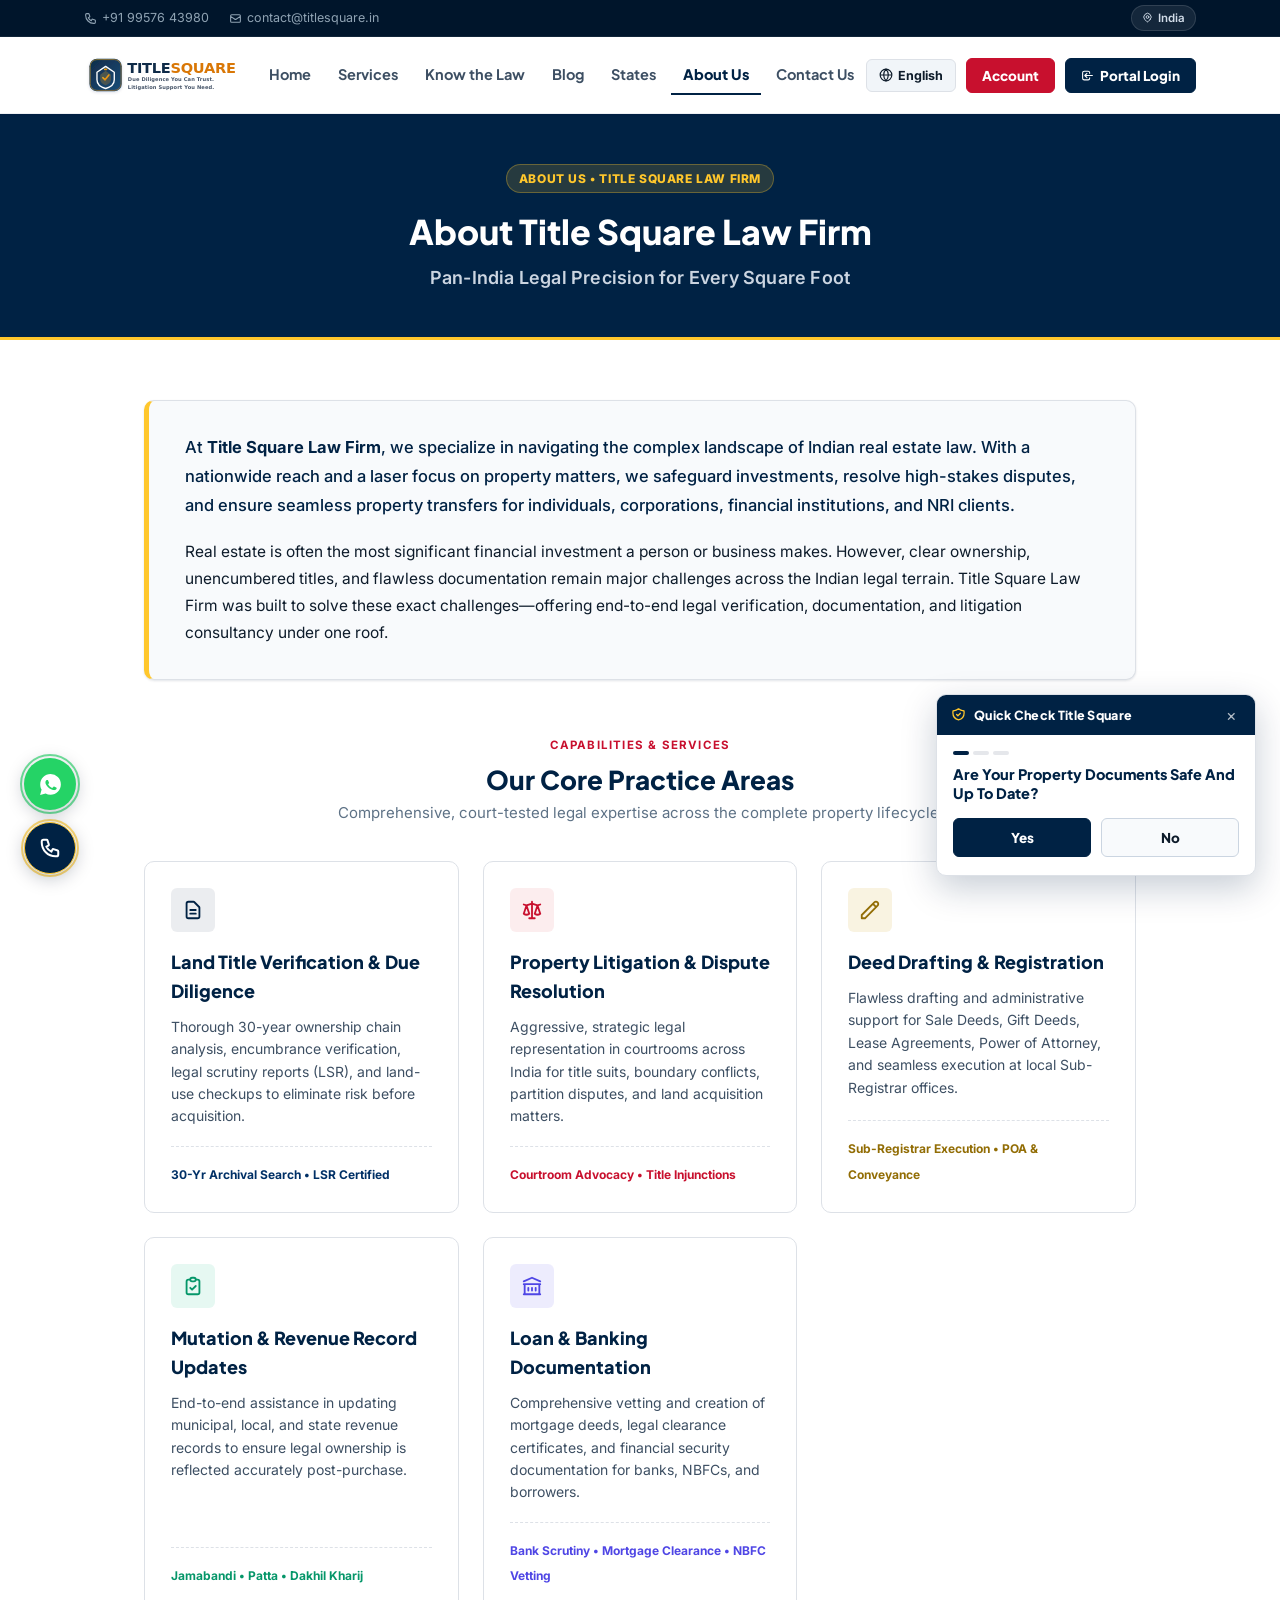
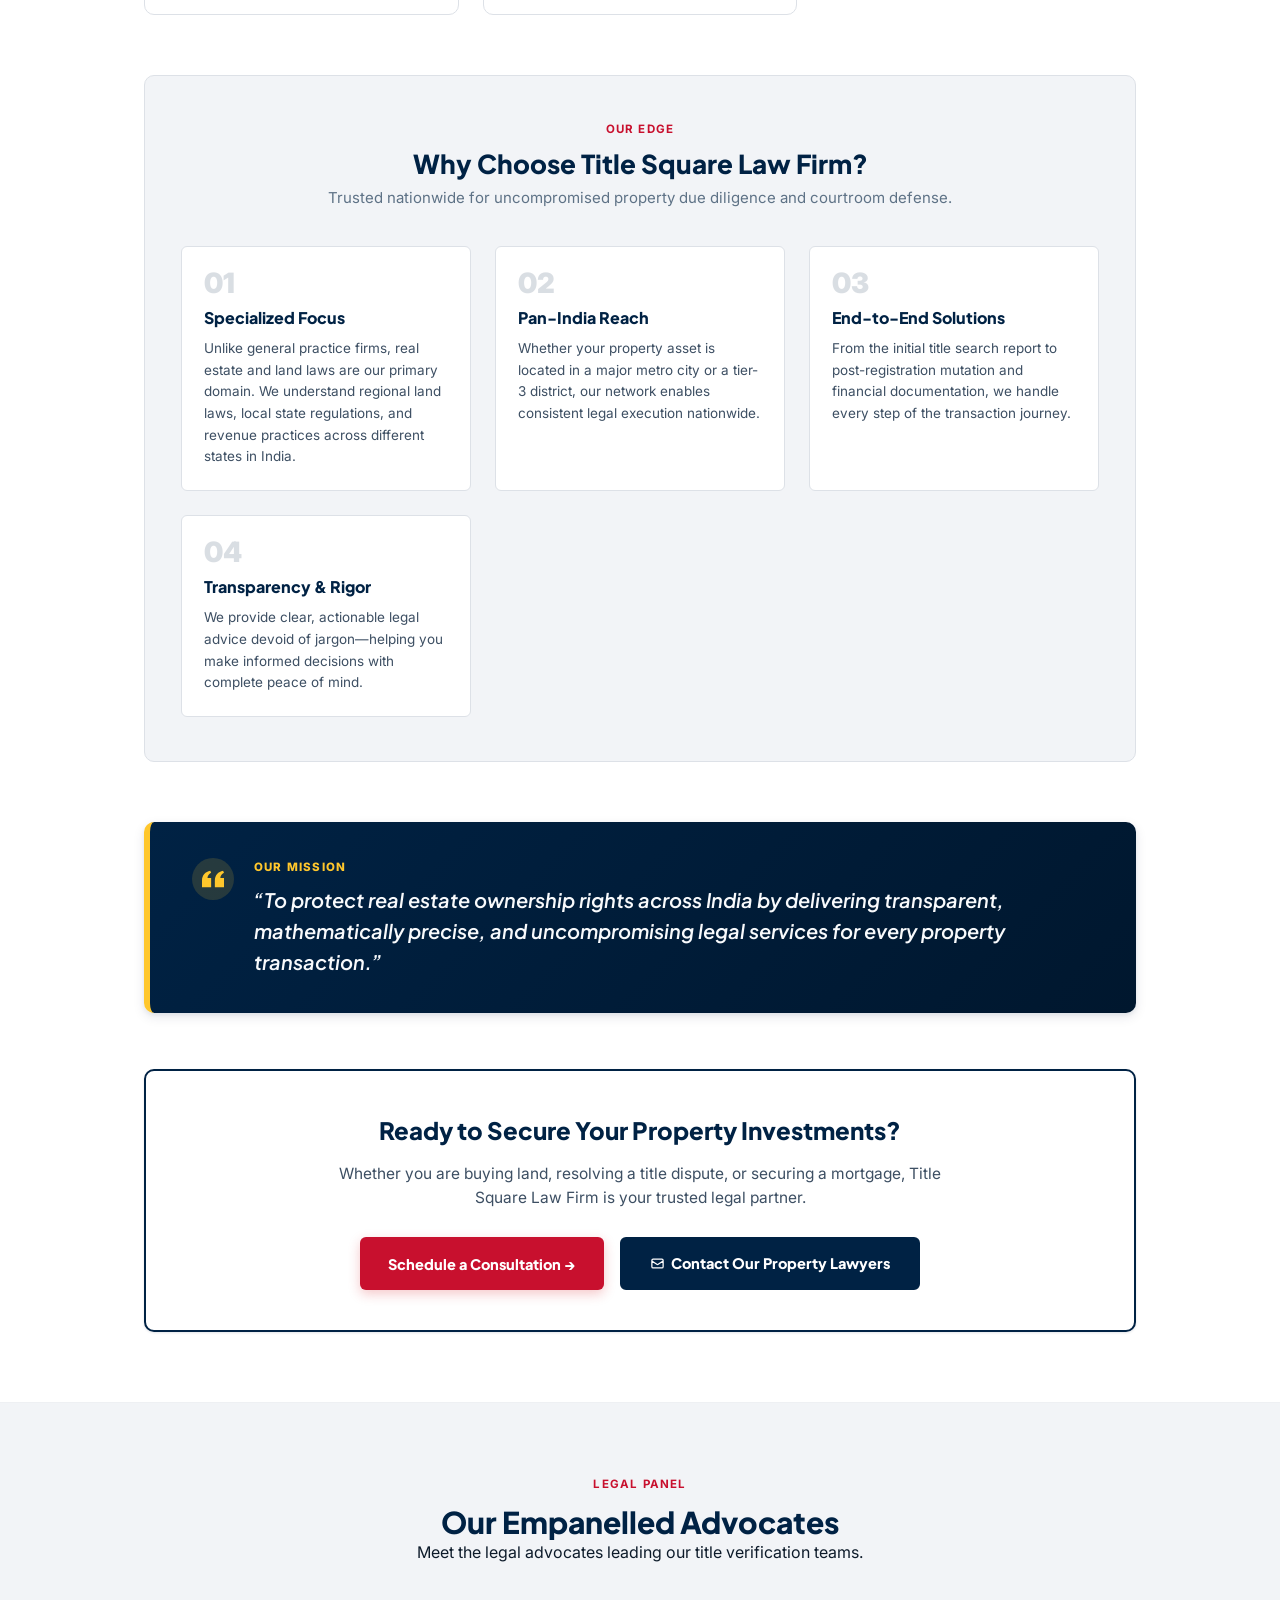
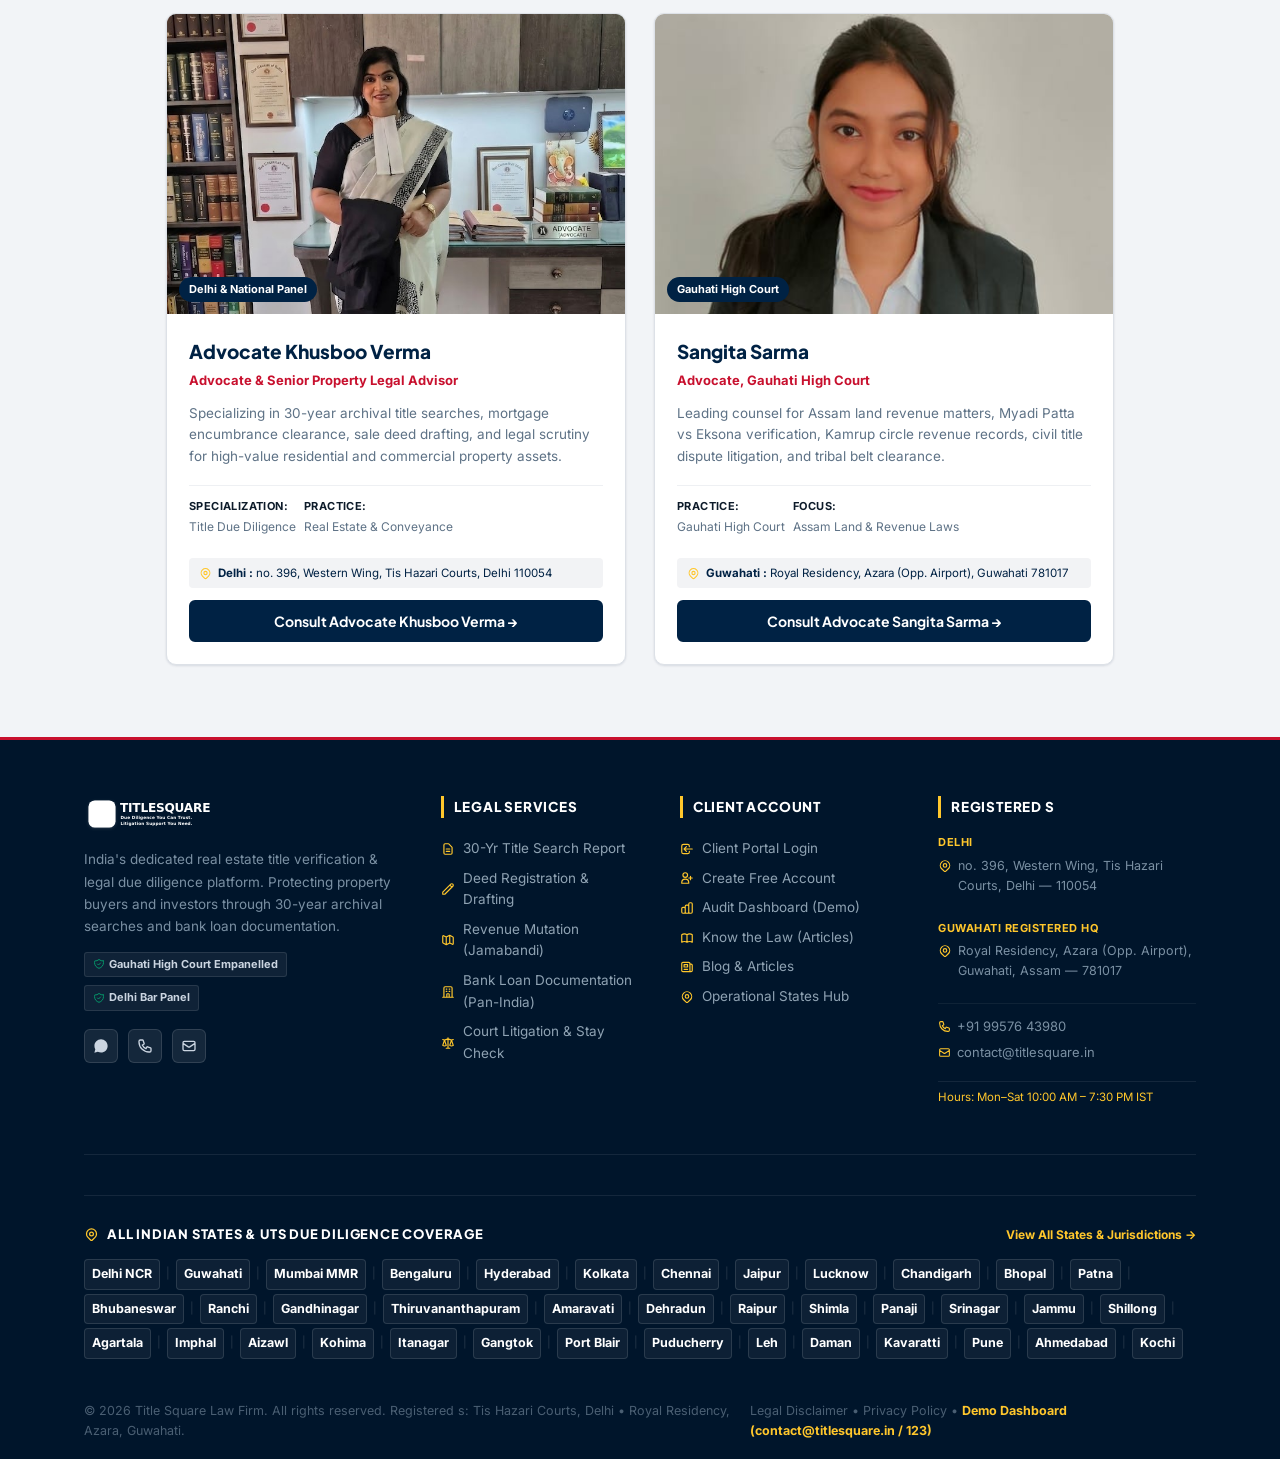
<file: about-us.html>
<!DOCTYPE html>
<html lang="en">
<head>
  <meta charset="UTF-8">
  <meta name="viewport" content="width=device-width, initial-scale=1.0">
  <title>About Title Square Law Firm | Pan-India Property Lawyers &amp; Legal Precision</title>
  <meta name="description" content="At Title Square Law Firm, we specialize in navigating the complex landscape of Indian real estate law—offering 30-year land title verification, property dispute litigation, deed registration, and bank documentation.">
  <link rel="icon" type="image/svg+xml" href="assets/logo.svg">

  <link rel="stylesheet" href="css/style.css">
  <link rel="stylesheet" href="css/components.css">
  <link rel="stylesheet" href="css/responsive.css">
</head>
<body>

    <!-- Top Utility Bar -->
  <div class="top-bar">
    <div class="container">
      <div class="top-bar-left">
        <a href="tel:+919957643980">
          <svg width="13" height="13" fill="none" stroke="currentColor" stroke-width="2" viewBox="0 0 24 24"><path stroke-linecap="round" stroke-linejoin="round" d="M3 5a2 2 0 012-2h3.28a1 1 0 01.948.684l1.498 4.493a1 1 0 01-.502 1.21l-2.257 1.13a11.042 11.042 0 005.516 5.516l1.13-2.257a1 1 0 011.21-.502l4.493 1.498a1 1 0 01.684.949V19a2 2 0 01-2 2h-1C9.716 21 3 14.284 3 6V5z"/></svg>
          <span data-i18n="top.call">+91 99576 43980</span>
        </a>
        <a href="mailto:contact@titlesquare.in">
          <svg width="13" height="13" fill="none" stroke="currentColor" stroke-width="2" viewBox="0 0 24 24"><path stroke-linecap="round" stroke-linejoin="round" d="M3 8l7.89 5.26a2 2 0 002.22 0L21 8M5 19h14a2 2 0 002-2V7a2 2 0 00-2-2H5a2 2 0 00-2 2v10a2 2 0 002 2z"/></svg>
          contact@titlesquare.in
        </a>
      </div>
      <div class="top-bar-right">
        <span class="top-bar-city-pill">
          <svg width="11" height="11" fill="none" stroke="currentColor" stroke-width="2" viewBox="0 0 24 24"><path stroke-linecap="round" stroke-linejoin="round" d="M17.657 16.657L13.414 20.9a1.998 1.998 0 01-2.827 0l-4.244-4.243a8 8 0 1111.314 0z"/><path stroke-linecap="round" stroke-linejoin="round" d="M15 11a3 3 0 11-6 0 3 3 0 016 0z"/></svg>
          <span data-i18n="top.cities">India</span>
        </span>
      </div>
    </div>
  </div>

  <!-- Header -->
  <header class="site-header">
    <div class="container nav-container">
      <a href="index.html">
        <img src="assets/logo.svg" alt="Title Square" class="brand-logo-img">
      </a>
      <nav class="nav-menu" id="navMenu">
        <div class="mobile-drawer-header">
          <div class="drawer-header-left">
            <img src="assets/logo.svg" alt="Title Square" class="brand-logo-img" style="height: 30px;">
            <span class="drawer-verified-tag">
              <svg width="10" height="10" viewBox="0 0 24 24" fill="currentColor"><path d="M12 2L4 5v6.09c0 5.05 3.41 9.76 8 10.91 4.59-1.15 8-5.86 8-10.91V5l-8-3zm-1 14.5l-3.5-3.5 1.41-1.41L11 13.67l5.59-5.59L18 9.5l-7 7z"/></svg>
              High Court Verified
            </span>
          </div>
          <button type="button" class="mobile-drawer-close" id="mobileDrawerClose" aria-label="Close Menu">&times;</button>
        </div>

        <div class="drawer-consult-card">
          <div class="dcc-top">
            <div class="dcc-badge">
              <span class="dcc-badge-pulse"></span>
              Free Quick Check
            </div>
            <span class="dcc-deliv">24-48 Hr Express</span>
          </div>
          <div class="dcc-title">Instant Jamabandi &amp; Title Check</div>
          <p class="dcc-desc">Direct Sub-Registrar &amp; revenue circle scrutiny before property deals.</p>
          <button type="button" class="dcc-btn open-modal-trigger">
            <span>Check My Property Now</span>
            <svg width="13" height="13" fill="none" stroke="currentColor" stroke-width="2.2" viewBox="0 0 24 24"><path stroke-linecap="round" stroke-linejoin="round" d="M9 5l7 7-7 7"/></svg>
          </button>
        </div>

        <div class="drawer-section-label">Navigation Menu</div>
        <div class="mobile-drawer-links">
          <a href="index.html" class="nav-link">
            <span class="nav-link-icon-wrap">
              <svg width="17" height="17" fill="none" stroke="currentColor" stroke-width="2" viewBox="0 0 24 24"><path stroke-linecap="round" stroke-linejoin="round" d="M3 12l2-2m0 0l7-7 7 7M5 10v10a1 1 0 001 1h3m10-11l2 2m-2-2v10a1 1 0 01-1 1h-3m-6 0a1 1 0 001-1v-4a1 1 0 011-1h2a1 1 0 011 1v4a1 1 0 001 1m-6 0h6"/></svg>
            </span>
            <span class="nav-link-content">
              <span class="nav-link-title" data-i18n="nav.home">Home</span>
              <span class="nav-link-sub">Overview &amp; verified search</span>
            </span>
            <svg class="nav-chevron" width="14" height="14" fill="none" stroke="currentColor" stroke-width="2.2" viewBox="0 0 24 24"><path stroke-linecap="round" stroke-linejoin="round" d="M9 18l6-6-6-6"/></svg>
          </a>

          <a href="services.html" class="nav-link">
            <span class="nav-link-icon-wrap">
              <svg width="17" height="17" fill="none" stroke="currentColor" stroke-width="2" viewBox="0 0 24 24"><path stroke-linecap="round" stroke-linejoin="round" d="M9 12l2 2 4-4m5.618-4.016A11.955 11.955 0 0112 2.944a11.955 11.955 0 01-8.618 3.04A12.02 12.02 0 003 9c0 5.591 3.824 10.29 9 11.622 5.176-1.332 9-6.03 9-11.622 0-1.042-.133-2.052-.382-3.016z"/></svg>
            </span>
            <span class="nav-link-content">
              <span class="nav-link-title" data-i18n="nav.services">Services</span>
              <span class="nav-link-sub">30-Year Title Search &amp; Mutation</span>
            </span>
            <span class="drawer-badge badge-pop">Popular</span>
            <svg class="nav-chevron" width="14" height="14" fill="none" stroke="currentColor" stroke-width="2.2" viewBox="0 0 24 24"><path stroke-linecap="round" stroke-linejoin="round" d="M9 18l6-6-6-6"/></svg>
          </a>

          <a href="know-the-law.html" class="nav-link">
            <span class="nav-link-icon-wrap">
              <svg width="17" height="17" fill="none" stroke="currentColor" stroke-width="2" viewBox="0 0 24 24"><path stroke-linecap="round" stroke-linejoin="round" d="M12 6.253v13m0-13C10.832 5.477 9.246 5 7.5 5S4.168 5.477 3 6.253v13C4.168 18.477 5.754 18 7.5 18s3.332.477 4.5 1.253m0-13C13.168 5.477 14.754 5 16.5 5c1.747 0 3.332.477 4.5 1.253v13C19.832 18.477 18.247 18 16.5 18c-1.746 0-3.332.477-4.5 1.253"/></svg>
            </span>
            <span class="nav-link-content">
              <span class="nav-link-title" data-i18n="nav.knowLaw">Know the Law</span>
              <span class="nav-link-sub">Assam &amp; Delhi Property Acts</span>
            </span>
            <span class="drawer-badge badge-legal">Guides</span>
            <svg class="nav-chevron" width="14" height="14" fill="none" stroke="currentColor" stroke-width="2.2" viewBox="0 0 24 24"><path stroke-linecap="round" stroke-linejoin="round" d="M9 18l6-6-6-6"/></svg>
          </a>

          <a href="blog.html" class="nav-link">
            <span class="nav-link-icon-wrap">
              <svg width="17" height="17" fill="none" stroke="currentColor" stroke-width="2" viewBox="0 0 24 24"><path stroke-linecap="round" stroke-linejoin="round" d="M19 20H5a2 2 0 01-2-2V6a2 2 0 012-2h10a2 2 0 012 2v1m2 13a2 2 0 01-2-2V7m2 13a2 2 0 002-2V9a2 2 0 00-2-2h-2m-4-3H9M7 16h6M7 8h6v4H7V8z"/></svg>
            </span>
            <span class="nav-link-content">
              <span class="nav-link-title" data-i18n="nav.blog">Blog</span>
              <span class="nav-link-sub">Legal Gazette &amp; Articles</span>
            </span>
            <span class="drawer-badge badge-legal">Gazette</span>
            <svg class="nav-chevron" width="14" height="14" fill="none" stroke="currentColor" stroke-width="2.2" viewBox="0 0 24 24"><path stroke-linecap="round" stroke-linejoin="round" d="M9 18l6-6-6-6"/></svg>
          </a>

          <a href="states.html" class="nav-link">
            <span class="nav-link-icon-wrap">
              <svg width="17" height="17" fill="none" stroke="currentColor" stroke-width="2" viewBox="0 0 24 24"><path stroke-linecap="round" stroke-linejoin="round" d="M17.657 16.657L13.414 20.9a1.998 1.998 0 01-2.827 0l-4.244-4.243a8 8 0 1111.314 0z"/><path stroke-linecap="round" stroke-linejoin="round" d="M15 11a3 3 0 11-6 0 3 3 0 016 0z"/></svg>
            </span>
            <span class="nav-link-content">
              <span class="nav-link-title" data-i18n="nav.cities">States</span>
              <span class="nav-link-sub">Pan-India State Jurisdictions &amp; Coverage</span>
            </span>
            <svg class="nav-chevron" width="14" height="14" fill="none" stroke="currentColor" stroke-width="2.2" viewBox="0 0 24 24"><path stroke-linecap="round" stroke-linejoin="round" d="M9 18l6-6-6-6"/></svg>
          </a>

          <a href="about-us.html" class="nav-link active">
            <span class="nav-link-icon-wrap">
              <svg width="17" height="17" fill="none" stroke="currentColor" stroke-width="2" viewBox="0 0 24 24"><path stroke-linecap="round" stroke-linejoin="round" d="M19 21V5a2 2 0 00-2-2H7a2 2 0 00-2 2v16m14 0h2m-2 0h-5m-9 0H3m2 0h5M9 7h1m-1 4h1m4-4h1m-1 4h1m-5 10v-5a1 1 0 011-1h2a1 1 0 011 1v5m-4 0h4"/></svg>
            </span>
            <span class="nav-link-content">
              <span class="nav-link-title" data-i18n="nav.about">About Us</span>
              <span class="nav-link-sub">High Court Advocates &amp;  Team</span>
            </span>
            <svg class="nav-chevron" width="14" height="14" fill="none" stroke="currentColor" stroke-width="2.2" viewBox="0 0 24 24"><path stroke-linecap="round" stroke-linejoin="round" d="M9 18l6-6-6-6"/></svg>
          </a>

          <a href="contact-us.html" class="nav-link">
            <span class="nav-link-icon-wrap">
              <svg width="17" height="17" fill="none" stroke="currentColor" stroke-width="2" viewBox="0 0 24 24"><path stroke-linecap="round" stroke-linejoin="round" d="M3 5a2 2 0 012-2h3.28a1 1 0 01.948.684l1.498 4.493a1 1 0 01-.502 1.21l-2.257 1.13a11.042 11.042 0 005.516 5.516l1.13-2.257a1 1 0 011.21-.502l4.493 1.498a1 1 0 01.684.949V19a2 2 0 01-2 2h-1C9.716 21 3 14.284 3 6V5z"/></svg>
            </span>
            <span class="nav-link-content">
              <span class="nav-link-title" data-i18n="nav.contact">Contact Us</span>
              <span class="nav-link-sub"> Visits &amp; Direct Line</span>
            </span>
            <svg class="nav-chevron" width="14" height="14" fill="none" stroke="currentColor" stroke-width="2.2" viewBox="0 0 24 24"><path stroke-linecap="round" stroke-linejoin="round" d="M9 18l6-6-6-6"/></svg>
          </a>
        </div>

        <div class="drawer-section-label">Quick Legal Utilities</div>
        <div class="drawer-quick-grid">
          <a href="javascript:void(0)" class="drawer-quick-tile open-modal-trigger" data-city="Guwahati">
            <div class="dqt-icon-box dqt-icon-green">
              <svg width="17" height="17" fill="none" stroke="currentColor" stroke-width="2" viewBox="0 0 24 24"><path stroke-linecap="round" stroke-linejoin="round" d="M9 12h6m-6 4h6m2 5H7a2 2 0 01-2-2V5a2 2 0 012-2h5.586a1 1 0 01.707.293l5.414 5.414a1 1 0 01.293.707V19a2 2 0 01-2 2z"/></svg>
            </div>
            <div class="dqt-text">
              <span class="dqt-label">Jamabandi</span>
              <span class="dqt-sub">Revenue Patta</span>
            </div>
          </a>

          <a href="javascript:void(0)" class="drawer-quick-tile open-modal-trigger" data-city="Delhi NCR">
            <div class="dqt-icon-box dqt-icon-navy">
              <svg width="17" height="17" fill="none" stroke="currentColor" stroke-width="2" viewBox="0 0 24 24"><path stroke-linecap="round" stroke-linejoin="round" d="M21 21l-6-6m2-5a7 7 0 11-14 0 7 7 0 0114 0z"/></svg>
            </div>
            <div class="dqt-text">
              <span class="dqt-label">Title Search</span>
              <span class="dqt-sub">30-Yr Archival</span>
            </div>
          </a>

          <a href="https://wa.me/919957643980?text=Hello%20Title%20Square%20Legal%20Team,%20I%20need%20property%20due%20diligence%20assistance." target="_blank" rel="noopener" class="drawer-quick-tile">
            <div class="dqt-icon-box dqt-icon-wa">
              <svg width="17" height="17" fill="currentColor" viewBox="0 0 24 24"><path d="M12.04 2c-5.46 0-9.91 4.45-9.91 9.91 0 1.75.46 3.45 1.32 4.95L2.05 22l5.25-1.38c1.45.79 3.08 1.21 4.74 1.21 5.46 0 9.91-4.45 9.91-9.91 0-2.65-1.03-5.14-2.9-7.01A9.816 9.816 0 0012.04 2zm5.79 14.07c-.24.68-1.4 1.26-1.95 1.32-.51.06-1.17.09-3.37-.8-2.58-1.04-4.22-3.66-4.35-3.83-.13-.17-1.03-1.37-1.03-2.62 0-1.25.65-1.86.88-2.11.23-.25.5-.32.67-.32.17 0 .34 0 .49.01.15.01.37-.06.58.44.22.52.74 1.82.81 1.95.07.13.11.29.02.46-.09.18-.14.28-.27.44-.13.16-.28.36-.4.49-.13.13-.27.27-.12.52.16.25.7 1.15 1.5 1.86 1.03.92 1.9 1.2 2.16 1.33.27.13.42.11.58-.07.16-.18.68-.79.86-1.06.18-.27.37-.23.62-.14.25.09 1.58.74 1.85.88.27.14.45.2.52.31.06.12.06.68-.18 1.36z"/></svg>
            </div>
            <div class="dqt-text">
              <span class="dqt-label">WhatsApp</span>
              <span class="dqt-sub">Advocate Desk</span>
            </div>
          </a>

          <a href="tel:+919957643980" class="drawer-quick-tile">
            <div class="dqt-icon-box dqt-icon-amber">
              <svg width="17" height="17" fill="none" stroke="currentColor" stroke-width="2" viewBox="0 0 24 24"><path stroke-linecap="round" stroke-linejoin="round" d="M3 5a2 2 0 012-2h3.28a1 1 0 01.948.684l1.498 4.493a1 1 0 01-.502 1.21l-2.257 1.13a11.042 11.042 0 005.516 5.516l1.13-2.257a1 1 0 011.21-.502l4.493 1.498a1 1 0 01.684.949V19a2 2 0 01-2 2h-1C9.716 21 3 14.284 3 6V5z"/></svg>
            </div>
            <div class="dqt-text">
              <span class="dqt-label">Helpline</span>
              <span class="dqt-sub">+91 99576 43980</span>
            </div>
          </a>
        </div>

        <div class="mobile-drawer-actions">
          <button type="button" class="btn-auth-red open-auth-btn" data-tab="register" style="width: 100%; justify-content: center; padding: 11.5px; margin-bottom: 8px;">
            <svg width="14" height="14" fill="none" stroke="currentColor" stroke-width="2" viewBox="0 0 24 24"><path stroke-linecap="round" stroke-linejoin="round" d="M16 7a4 4 0 11-8 0 4 4 0 018 0zM12 14a7 7 0 00-7 7h14a7 7 0 00-7-7z"/></svg>
            <span data-i18n="nav.account">Account</span>
          </button>
          <button type="button" class="btn-auth-navy open-auth-btn" data-tab="login" style="width: 100%; justify-content: center; padding: 11px; margin-bottom: 8px;">
            <svg width="14" height="14" fill="none" stroke="currentColor" stroke-width="2" viewBox="0 0 24 24"><path stroke-linecap="round" stroke-linejoin="round" d="M11 16l-4-4m0 0l4-4m-4 4h14m-5 4v1a3 3 0 01-3 3H6a3 3 0 01-3-3V7a3 3 0 013-3h7a3 3 0 013 3v1"/></svg>
            <span data-i18n="nav.portalLogin">Client Portal Login</span>
          </button>

          <div class="drawer--info">
            <div class="dci-hours">
              <span class="dci-dot"></span>
              <span> Hours: Mon–Sat 10:00 AM – 7:30 PM</span>
            </div>
            <div class="dci-loc">
              <svg width="12" height="12" fill="none" stroke="currentColor" stroke-width="2" viewBox="0 0 24 24"><path stroke-linecap="round" stroke-linejoin="round" d="M17.657 16.657L13.414 20.9a1.998 1.998 0 01-2.827 0l-4.244-4.243a8 8 0 1111.314 0z"/><path stroke-linecap="round" stroke-linejoin="round" d="M15 11a3 3 0 11-6 0 3 3 0 016 0z"/></svg>
              <span>Tis Hazari Courts, Delhi &bull; Royal Residency, Guwahati</span>
            </div>
          </div>
        </div>
      </nav>
      <div class="nav-actions">
        <button type="button" class="btn-lang" title="Language selection">
          <svg width="14" height="14" viewBox="0 0 24 24" fill="none" stroke="currentColor" stroke-width="2"><circle cx="12" cy="12" r="10"/><path d="M2 12h20M12 2a15.3 15.3 0 014 10 15.3 15.3 0 01-4 10 15.3 15.3 0 01-4-10 15.3 15.3 0 014-10z"/></svg>
          English
        </button>
        <button type="button" class="btn-auth-red open-auth-btn" data-tab="register" onclick="openAuth('register')">
          <svg width="14" height="14" fill="none" stroke="currentColor" stroke-width="2" viewBox="0 0 24 24"><path stroke-linecap="round" stroke-linejoin="round" d="M16 7a4 4 0 11-8 0 4 4 0 018 0zM12 14a7 7 0 00-7 7h14a7 7 0 00-7-7z"/></svg>
          <span data-i18n="nav.account">Account</span>
        </button>
        <button type="button" class="btn-auth-navy open-auth-btn" data-tab="login" onclick="openAuth('login')">
          <svg width="13" height="13" fill="none" stroke="currentColor" stroke-width="2" viewBox="0 0 24 24"><path stroke-linecap="round" stroke-linejoin="round" d="M11 16l-4-4m0 0l4-4m-4 4h14m-5 4v1a3 3 0 01-3 3H6a3 3 0 01-3-3V7a3 3 0 013-3h7a3 3 0 013 3v1"/></svg>
          <span data-i18n="nav.portalLogin">Portal Login</span>
        </button>
        <button class="mobile-toggle-btn" id="mobileToggleBtn" aria-label="Toggle Navigation">
          <svg width="22" height="22" fill="none" stroke="currentColor" stroke-width="2" viewBox="0 0 24 24"><path stroke-linecap="round" stroke-linejoin="round" d="M4 6h16M4 12h16M4 18h16"/></svg>
        </button>
      </div>
    </div>
  </header>

  <!-- Banner -->
  <section style="background: var(--navy); padding: 50px 0 45px; color: #fff; text-align: center; border-bottom: 3px solid var(--gold);">
    <div class="container" style="max-width: 860px;">
      <span style="display: inline-block; background: rgba(255, 199, 44, 0.15); color: var(--gold); font-size: 12px; font-weight: 800; padding: 4px 12px; border-radius: var(--r-xl); text-transform: uppercase; margin-bottom: 12px; letter-spacing: 0.6px; border: 1px solid rgba(255, 199, 44, 0.3);">
        About Us &bull; Title Square Law Firm
      </span>
      <h1 style="font-family: var(--font-h); font-size: 34px; font-weight: 800; margin: 6px 0 10px; line-height: 1.25; color: #ffffff;">
        About Title Square Law Firm
      </h1>
      <p style="color: #cbd5e1; font-size: 18px; font-weight: 600; margin: 0 auto; letter-spacing: 0.2px;">
        Pan-India Legal Precision for Every Square Foot
      </p>
    </div>
  </section>

  <!-- About Title Square Law Firm Detailed Profile -->
  <section style="padding: 60px 0 70px; background: #ffffff;">
    <div class="container" style="max-width: 1040px;">
      
      <!-- Intro Overview Card -->
      <div style="background: #f8fafc; border: 1.5px solid var(--border); border-left: 5px solid var(--gold); border-radius: var(--r-md); padding: 32px 36px; margin-bottom: 56px; box-shadow: var(--shadow-sm);">
        <p style="font-size: 16.5px; color: var(--navy); line-height: 1.75; margin-bottom: 18px; font-weight: 500;">
          At <strong>Title Square Law Firm</strong>, we specialize in navigating the complex landscape of Indian real estate law. With a nationwide reach and a laser focus on property matters, we safeguard investments, resolve high-stakes disputes, and ensure seamless property transfers for individuals, corporations, financial institutions, and NRI clients.
        </p>
        <p style="font-size: 15.5px; color: var(--text-dark); line-height: 1.75; margin: 0;">
          Real estate is often the most significant financial investment a person or business makes. However, clear ownership, unencumbered titles, and flawless documentation remain major challenges across the Indian legal terrain. Title Square Law Firm was built to solve these exact challenges—offering end-to-end legal verification, documentation, and litigation consultancy under one roof.
        </p>
      </div>

      <!-- Core Practice Areas -->
      <div style="margin-bottom: 60px;">
        <div class="section-title-wrap" style="text-align: center; max-width: 720px; margin: 0 auto 36px;">
          <span class="section-label">Capabilities &amp; Services</span>
          <h2 class="section-heading" style="font-size: 26px;">Our Core Practice Areas</h2>
          <p style="color: var(--text-muted); font-size: 15px; margin-top: 6px;">
            Comprehensive, court-tested legal expertise across the complete property lifecycle.
          </p>
        </div>

        <div style="display: grid; grid-template-columns: repeat(auto-fit, minmax(300px, 1fr)); gap: 24px;">
          
          <!-- Area 1 -->
          <div style="background: #ffffff; border: 1.5px solid var(--border); border-radius: var(--r-md); padding: 26px; transition: transform 0.2s, box-shadow 0.2s; display: flex; flex-direction: column; justify-content: space-between;" onmouseover="this.style.transform='translateY(-3px)'; this.style.boxShadow='var(--shadow-md)'; this.style.borderColor='var(--navy)';" onmouseout="this.style.transform='none'; this.style.boxShadow='none'; this.style.borderColor='var(--border)';">
            <div>
              <div style="width: 44px; height: 44px; border-radius: var(--r-sm); background: rgba(0, 34, 68, 0.08); color: var(--navy); display: flex; align-items: center; justify-content: center; margin-bottom: 16px;">
                <svg width="22" height="22" fill="none" stroke="currentColor" stroke-width="2" viewBox="0 0 24 24"><path stroke-linecap="round" stroke-linejoin="round" d="M9 12h6m-6 4h6m2 5H7a2 2 0 01-2-2V5a2 2 0 012-2h5.586a1 1 0 01.707.293l5.414 5.414a1 1 0 01.293.707V19a2 2 0 01-2 2z"/></svg>
              </div>
              <h3 style="font-family: var(--font-h); font-size: 18px; font-weight: 800; color: var(--navy); margin-bottom: 10px;">
                Land Title Verification &amp; Due Diligence
              </h3>
              <p style="font-size: 14px; color: var(--text-mid); line-height: 1.6; margin: 0;">
                Thorough 30-year ownership chain analysis, encumbrance verification, legal scrutiny reports (LSR), and land-use checkups to eliminate risk before acquisition.
              </p>
            </div>
            <div style="margin-top: 18px; padding-top: 14px; border-top: 1px dashed var(--border);">
              <span style="font-size: 12px; font-weight: 700; color: var(--navy-mid);">30-Yr Archival Search &bull; LSR Certified</span>
            </div>
          </div>

          <!-- Area 2 -->
          <div style="background: #ffffff; border: 1.5px solid var(--border); border-radius: var(--r-md); padding: 26px; transition: transform 0.2s, box-shadow 0.2s; display: flex; flex-direction: column; justify-content: space-between;" onmouseover="this.style.transform='translateY(-3px)'; this.style.boxShadow='var(--shadow-md)'; this.style.borderColor='var(--navy)';" onmouseout="this.style.transform='none'; this.style.boxShadow='none'; this.style.borderColor='var(--border)';">
            <div>
              <div style="width: 44px; height: 44px; border-radius: var(--r-sm); background: rgba(217, 35, 45, 0.08); color: var(--red); display: flex; align-items: center; justify-content: center; margin-bottom: 16px;">
                <svg width="22" height="22" fill="none" stroke="currentColor" stroke-width="2" viewBox="0 0 24 24"><path stroke-linecap="round" stroke-linejoin="round" d="M3 6l3 1m0 0l-3 9a5.002 5.002 0 006.001 0M6 7l3 9M6 7l6-2m6 2l3-1m-3 1l-3 9a5.002 5.002 0 006.001 0M18 7l3 9m-3-9l-6-2m0-2v2m0 16V5m0 16H9m3 0h3"/></svg>
              </div>
              <h3 style="font-family: var(--font-h); font-size: 18px; font-weight: 800; color: var(--navy); margin-bottom: 10px;">
                Property Litigation &amp; Dispute Resolution
              </h3>
              <p style="font-size: 14px; color: var(--text-mid); line-height: 1.6; margin: 0;">
                Aggressive, strategic legal representation in courtrooms across India for title suits, boundary conflicts, partition disputes, and land acquisition matters.
              </p>
            </div>
            <div style="margin-top: 18px; padding-top: 14px; border-top: 1px dashed var(--border);">
              <span style="font-size: 12px; font-weight: 700; color: var(--red);">Courtroom Advocacy &bull; Title Injunctions</span>
            </div>
          </div>

          <!-- Area 3 -->
          <div style="background: #ffffff; border: 1.5px solid var(--border); border-radius: var(--r-md); padding: 26px; transition: transform 0.2s, box-shadow 0.2s; display: flex; flex-direction: column; justify-content: space-between;" onmouseover="this.style.transform='translateY(-3px)'; this.style.boxShadow='var(--shadow-md)'; this.style.borderColor='var(--navy)';" onmouseout="this.style.transform='none'; this.style.boxShadow='none'; this.style.borderColor='var(--border)';">
            <div>
              <div style="width: 44px; height: 44px; border-radius: var(--r-sm); background: rgba(212, 175, 55, 0.15); color: #926d05; display: flex; align-items: center; justify-content: center; margin-bottom: 16px;">
                <svg width="22" height="22" fill="none" stroke="currentColor" stroke-width="2" viewBox="0 0 24 24"><path stroke-linecap="round" stroke-linejoin="round" d="M15.232 5.232l3.536 3.536m-2.036-5.036a2.5 2.5 0 113.536 3.536L6.5 21.036H3v-3.572L16.732 3.732z"/></svg>
              </div>
              <h3 style="font-family: var(--font-h); font-size: 18px; font-weight: 800; color: var(--navy); margin-bottom: 10px;">
                Deed Drafting &amp; Registration
              </h3>
              <p style="font-size: 14px; color: var(--text-mid); line-height: 1.6; margin: 0;">
                Flawless drafting and administrative support for Sale Deeds, Gift Deeds, Lease Agreements, Power of Attorney, and seamless execution at local Sub-Registrar offices.
              </p>
            </div>
            <div style="margin-top: 18px; padding-top: 14px; border-top: 1px dashed var(--border);">
              <span style="font-size: 12px; font-weight: 700; color: #926d05;">Sub-Registrar Execution &bull; POA &amp; Conveyance</span>
            </div>
          </div>

          <!-- Area 4 -->
          <div style="background: #ffffff; border: 1.5px solid var(--border); border-radius: var(--r-md); padding: 26px; transition: transform 0.2s, box-shadow 0.2s; display: flex; flex-direction: column; justify-content: space-between;" onmouseover="this.style.transform='translateY(-3px)'; this.style.boxShadow='var(--shadow-md)'; this.style.borderColor='var(--navy)';" onmouseout="this.style.transform='none'; this.style.boxShadow='none'; this.style.borderColor='var(--border)';">
            <div>
              <div style="width: 44px; height: 44px; border-radius: var(--r-sm); background: rgba(16, 185, 129, 0.1); color: #059669; display: flex; align-items: center; justify-content: center; margin-bottom: 16px;">
                <svg width="22" height="22" fill="none" stroke="currentColor" stroke-width="2" viewBox="0 0 24 24"><path stroke-linecap="round" stroke-linejoin="round" d="M9 5H7a2 2 0 00-2 2v12a2 2 0 002 2h10a2 2 0 002-2V7a2 2 0 00-2-2h-2M9 5a2 2 0 002 2h2a2 2 0 002-2M9 5a2 2 0 012-2h2a2 2 0 012 2m-6 9l2 2 4-4"/></svg>
              </div>
              <h3 style="font-family: var(--font-h); font-size: 18px; font-weight: 800; color: var(--navy); margin-bottom: 10px;">
                Mutation &amp; Revenue Record Updates
              </h3>
              <p style="font-size: 14px; color: var(--text-mid); line-height: 1.6; margin: 0;">
                End-to-end assistance in updating municipal, local, and state revenue records to ensure legal ownership is reflected accurately post-purchase.
              </p>
            </div>
            <div style="margin-top: 18px; padding-top: 14px; border-top: 1px dashed var(--border);">
              <span style="font-size: 12px; font-weight: 700; color: #059669;">Jamabandi &bull; Patta &bull; Dakhil Kharij</span>
            </div>
          </div>

          <!-- Area 5 -->
          <div style="background: #ffffff; border: 1.5px solid var(--border); border-radius: var(--r-md); padding: 26px; transition: transform 0.2s, box-shadow 0.2s; display: flex; flex-direction: column; justify-content: space-between;" onmouseover="this.style.transform='translateY(-3px)'; this.style.boxShadow='var(--shadow-md)'; this.style.borderColor='var(--navy)';" onmouseout="this.style.transform='none'; this.style.boxShadow='none'; this.style.borderColor='var(--border)';">
            <div>
              <div style="width: 44px; height: 44px; border-radius: var(--r-sm); background: rgba(79, 70, 229, 0.1); color: #4f46e5; display: flex; align-items: center; justify-content: center; margin-bottom: 16px;">
                <svg width="22" height="22" fill="none" stroke="currentColor" stroke-width="2" viewBox="0 0 24 24"><path stroke-linecap="round" stroke-linejoin="round" d="M8 14v3m4-3v3m4-3v3M3 21h18M3 10h18M3 7l9-4 9 4M4 10h16v11H4V10z"/></svg>
              </div>
              <h3 style="font-family: var(--font-h); font-size: 18px; font-weight: 800; color: var(--navy); margin-bottom: 10px;">
                Loan &amp; Banking Documentation
              </h3>
              <p style="font-size: 14px; color: var(--text-mid); line-height: 1.6; margin: 0;">
                Comprehensive vetting and creation of mortgage deeds, legal clearance certificates, and financial security documentation for banks, NBFCs, and borrowers.
              </p>
            </div>
            <div style="margin-top: 18px; padding-top: 14px; border-top: 1px dashed var(--border);">
              <span style="font-size: 12px; font-weight: 700; color: #4f46e5;">Bank Scrutiny &bull; Mortgage Clearance &bull; NBFC Vetting</span>
            </div>
          </div>

        </div>
      </div>

      <!-- Why Choose Title Square Law Firm -->
      <div style="margin-bottom: 60px; padding: 44px 36px; background: var(--bg-page); border: 1.5px solid var(--border); border-radius: var(--r-md);">
        <div class="section-title-wrap" style="text-align: center; max-width: 720px; margin: 0 auto 36px;">
          <span class="section-label">Our Edge</span>
          <h2 class="section-heading" style="font-size: 26px;">Why Choose Title Square Law Firm?</h2>
          <p style="color: var(--text-muted); font-size: 15px; margin-top: 6px;">
            Trusted nationwide for uncompromised property due diligence and courtroom defense.
          </p>
        </div>

        <div style="display: grid; grid-template-columns: repeat(auto-fit, minmax(220px, 1fr)); gap: 24px;">
          
          <!-- Pillar 1 -->
          <div style="background: #ffffff; border: 1px solid var(--border); border-radius: var(--r-sm); padding: 22px; position: relative;">
            <div style="font-size: 28px; font-weight: 900; color: rgba(0, 34, 68, 0.15); line-height: 1; margin-bottom: 8px;">01</div>
            <h4 style="font-family: var(--font-h); font-size: 16px; font-weight: 800; color: var(--navy); margin-bottom: 8px;">
              Specialized Focus
            </h4>
            <p style="font-size: 13.5px; color: var(--text-mid); line-height: 1.6; margin: 0;">
              Unlike general practice firms, real estate and land laws are our primary domain. We understand regional land laws, local state regulations, and revenue practices across different states in India.
            </p>
          </div>

          <!-- Pillar 2 -->
          <div style="background: #ffffff; border: 1px solid var(--border); border-radius: var(--r-sm); padding: 22px; position: relative;">
            <div style="font-size: 28px; font-weight: 900; color: rgba(0, 34, 68, 0.15); line-height: 1; margin-bottom: 8px;">02</div>
            <h4 style="font-family: var(--font-h); font-size: 16px; font-weight: 800; color: var(--navy); margin-bottom: 8px;">
              Pan-India Reach
            </h4>
            <p style="font-size: 13.5px; color: var(--text-mid); line-height: 1.6; margin: 0;">
              Whether your property asset is located in a major metro city or a tier-3 district, our network enables consistent legal execution nationwide.
            </p>
          </div>

          <!-- Pillar 3 -->
          <div style="background: #ffffff; border: 1px solid var(--border); border-radius: var(--r-sm); padding: 22px; position: relative;">
            <div style="font-size: 28px; font-weight: 900; color: rgba(0, 34, 68, 0.15); line-height: 1; margin-bottom: 8px;">03</div>
            <h4 style="font-family: var(--font-h); font-size: 16px; font-weight: 800; color: var(--navy); margin-bottom: 8px;">
              End-to-End Solutions
            </h4>
            <p style="font-size: 13.5px; color: var(--text-mid); line-height: 1.6; margin: 0;">
              From the initial title search report to post-registration mutation and financial documentation, we handle every step of the transaction journey.
            </p>
          </div>

          <!-- Pillar 4 -->
          <div style="background: #ffffff; border: 1px solid var(--border); border-radius: var(--r-sm); padding: 22px; position: relative;">
            <div style="font-size: 28px; font-weight: 900; color: rgba(0, 34, 68, 0.15); line-height: 1; margin-bottom: 8px;">04</div>
            <h4 style="font-family: var(--font-h); font-size: 16px; font-weight: 800; color: var(--navy); margin-bottom: 8px;">
              Transparency &amp; Rigor
            </h4>
            <p style="font-size: 13.5px; color: var(--text-mid); line-height: 1.6; margin: 0;">
              We provide clear, actionable legal advice devoid of jargon—helping you make informed decisions with complete peace of mind.
            </p>
          </div>

        </div>
      </div>

      <!-- Our Mission Block -->
      <div style="background: linear-gradient(135deg, var(--navy) 0%, #00172e 100%); color: #ffffff; border-radius: var(--r-md); padding: 36px 42px; margin-bottom: 56px; border-left: 6px solid var(--gold); box-shadow: var(--shadow-md);">
        <div style="display: flex; align-items: flex-start; gap: 20px;">
          <div style="flex-shrink: 0; width: 42px; height: 42px; border-radius: 50%; background: rgba(255, 199, 44, 0.15); display: flex; align-items: center; justify-content: center; color: var(--gold);">
            <svg width="22" height="22" fill="currentColor" viewBox="0 0 24 24"><path d="M14.017 21v-7.391c0-5.704 3.731-9.57 8.983-10.609l.995 2.151c-2.432.917-3.995 3.638-3.995 5.849h4v10h-9.983zm-14.017 0v-7.391c0-5.704 3.748-9.57 9-10.609l.996 2.151c-2.433.917-3.996 3.638-3.996 5.849h3.983v10h-9.983z"/></svg>
          </div>
          <div>
            <span style="font-size: 11.5px; font-weight: 800; text-transform: uppercase; letter-spacing: 1.2px; color: var(--gold); display: block; margin-bottom: 8px;">
              Our Mission
            </span>
            <blockquote style="font-family: var(--font-h); font-size: 20px; font-style: italic; line-height: 1.55; color: #f8fafc; margin: 0; font-weight: 600;">
              &ldquo;To protect real estate ownership rights across India by delivering transparent, mathematically precise, and uncompromising legal services for every property transaction.&rdquo;
            </blockquote>
          </div>
        </div>
      </div>

      <!-- Ready to Secure Your Property Investments? CTA -->
      <div style="background: #ffffff; border: 2px solid var(--navy); border-radius: var(--r-md); padding: 40px 32px; text-align: center; box-shadow: var(--shadow-sm);">
        <h3 style="font-family: var(--font-h); font-size: 24px; color: var(--navy); margin-bottom: 12px; font-weight: 800;">
          Ready to Secure Your Property Investments?
        </h3>
        <p style="font-size: 15.5px; color: var(--text-mid); max-width: 650px; margin: 0 auto 26px; line-height: 1.6;">
          Whether you are buying land, resolving a title dispute, or securing a mortgage, Title Square Law Firm is your trusted legal partner.
        </p>
        <div style="display: flex; gap: 16px; justify-content: center; flex-wrap: wrap;">
          <button type="button" class="btn btn-red open-modal-trigger" style="padding: 13px 28px; font-size: 14.5px; font-weight: 800; cursor: pointer; border-radius: var(--r-sm); border: none; box-shadow: 0 4px 12px rgba(217, 35, 45, 0.25);">
            Schedule a Consultation &rarr;
          </button>
          <a href="contact-us.html" class="btn btn-navy" style="padding: 13px 28px; font-size: 14.5px; font-weight: 800; text-decoration: none; border-radius: var(--r-sm); display: inline-flex; align-items: center; gap: 6px;">
            <svg width="15" height="15" fill="none" stroke="currentColor" stroke-width="2" viewBox="0 0 24 24"><path stroke-linecap="round" stroke-linejoin="round" d="M3 8l7.89 5.26a2 2 0 002.22 0L21 8M5 19h14a2 2 0 002-2V7a2 2 0 00-2-2H5a2 2 0 00-2 2v10a2 2 0 002 2z"/></svg>
            Contact Our Property Lawyers
          </a>
        </div>
      </div>

    </div>
  </section>

  <!-- Swapped Team Advocates Section -->
  <section class="team-section-wrap" style="background: var(--bg-page); border-top: 1px solid var(--border-light);">
    <div class="container">
      <div class="section-title-wrap">
        <span class="section-label">Legal Panel</span>
        <h2 class="section-heading">Our Empanelled Advocates</h2>
        <p class="section-subtext">Meet the legal advocates leading our title verification teams.</p>
      </div>

      <div class="team-grid-2">
        
        <!-- Card 1: Advocate Khusboo Verma -->
        <div class="team-member-box">
          <div class="team-photo-container">
            <img src="assets/team/khusboo-verma.png" alt="Advocate Khusboo Verma" class="team-real-img">
            <span class="team-loc-tag">Delhi &amp; National Panel</span>
          </div>
          <div class="team-content-block">
            <h3 class="team-real-name">Advocate Khusboo Verma</h3>
            <p class="team-real-role">Advocate &amp; Senior Property Legal Advisor</p>
            <p class="team-real-desc">
              Specializing in 30-year archival title searches, mortgage encumbrance clearance, sale deed drafting, and legal scrutiny for high-value residential and commercial property assets.
            </p>
            <div class="team-meta-row">
              <div><strong>Specialization:</strong> Title Due Diligence</div>
              <div><strong>Practice:</strong> Real Estate &amp; Conveyance</div>
            </div>
            <div style="font-size: 11.5px; color: var(--navy); margin-top: 8px; margin-bottom: 12px; padding: 6px 10px; background: rgba(0,34,68,0.05); border-radius: 4px; display: flex; align-items: center; gap: 6px;">
              <svg width="13" height="13" fill="none" stroke="currentColor" stroke-width="2" viewBox="0 0 24 24" style="color: var(--gold); flex-shrink: 0;"><path stroke-linecap="round" stroke-linejoin="round" d="M17.657 16.657L13.414 20.9a1.998 1.998 0 01-2.827 0l-4.244-4.243a8 8 0 1111.314 0z"/><path stroke-linecap="round" stroke-linejoin="round" d="M15 11a3 3 0 11-6 0 3 3 0 016 0z"/></svg>
              <span><strong>Delhi :</strong>  no. 396, Western Wing, Tis Hazari Courts, Delhi 110054</span>
            </div>
            <button class="btn btn-navy open-modal-trigger" data-expert="Advocate Khusboo Verma" style="width: 100%;">
              Consult Advocate Khusboo Verma →
            </button>
          </div>
        </div>

        <!-- Card 2: Sangita Sarma -->
        <div class="team-member-box">
          <div class="team-photo-container">
            <img src="assets/team/sangita-sarma.png" alt="Sangita Sarma Advocate Gauhati High Court" class="team-real-img">
            <span class="team-loc-tag">Gauhati High Court</span>
          </div>
          <div class="team-content-block">
            <h3 class="team-real-name">Sangita Sarma</h3>
            <p class="team-real-role">Advocate, Gauhati High Court</p>
            <p class="team-real-desc">
              Leading counsel for Assam land revenue matters, Myadi Patta vs Eksona verification, Kamrup circle revenue records, civil title dispute litigation, and tribal belt clearance.
            </p>
            <div class="team-meta-row">
              <div><strong>Practice:</strong> Gauhati High Court</div>
              <div><strong>Focus:</strong> Assam Land &amp; Revenue Laws</div>
            </div>
            <div style="font-size: 11.5px; color: var(--navy); margin-top: 8px; margin-bottom: 12px; padding: 6px 10px; background: rgba(0,34,68,0.05); border-radius: 4px; display: flex; align-items: center; gap: 6px;">
              <svg width="13" height="13" fill="none" stroke="currentColor" stroke-width="2" viewBox="0 0 24 24" style="color: var(--gold); flex-shrink: 0;"><path stroke-linecap="round" stroke-linejoin="round" d="M17.657 16.657L13.414 20.9a1.998 1.998 0 01-2.827 0l-4.244-4.243a8 8 0 1111.314 0z"/><path stroke-linecap="round" stroke-linejoin="round" d="M15 11a3 3 0 11-6 0 3 3 0 016 0z"/></svg>
              <span><strong>Guwahati :</strong> Royal Residency, Azara (Opp. Airport), Guwahati 781017</span>
            </div>
            <button class="btn btn-navy open-modal-trigger" data-expert="Advocate Sangita Sarma" style="width: 100%;">
              Consult Advocate Sangita Sarma →
            </button>
          </div>
        </div>

      </div>
    </div>
  </section>

  <!-- FOOTER -->
  <footer class="site-footer">
    <div class="container">
      <div class="footer-grid-4">

        <!-- Col 1: Brand & Empanelment -->
        <div class="footer-about">
          <img src="assets/logo.svg" alt="Title Square" class="footer-logo">
          <p>India's dedicated real estate title verification &amp; legal due diligence platform. Protecting property buyers and investors through 30-year archival searches and bank loan documentation.</p>
          
          <div class="footer-accreditation-badges">
            <span class="footer-badge-pill">
              <svg width="12" height="12" fill="none" stroke="currentColor" stroke-width="2" viewBox="0 0 24 24"><path stroke-linecap="round" stroke-linejoin="round" d="M9 12l2 2 4-4m5.618-4.016A11.955 11.955 0 0112 2.944a11.955 11.955 0 01-8.618 3.04A12.02 12.02 0 003 9c0 5.591 3.824 10.29 9 11.622 5.176-1.332 9-6.03 9-11.622 0-1.042-.133-2.052-.382-3.016z"/></svg>
              Gauhati High Court Empanelled
            </span>
            <span class="footer-badge-pill">
              <svg width="12" height="12" fill="none" stroke="currentColor" stroke-width="2" viewBox="0 0 24 24"><path stroke-linecap="round" stroke-linejoin="round" d="M9 12l2 2 4-4m5.618-4.016A11.955 11.955 0 0112 2.944a11.955 11.955 0 01-8.618 3.04A12.02 12.02 0 003 9c0 5.591 3.824 10.29 9 11.622 5.176-1.332 9-6.03 9-11.622 0-1.042-.133-2.052-.382-3.016z"/></svg>
              Delhi Bar Panel
            </span>
          </div>

          <div class="footer-social-row">
            <a href="https://wa.me/919957643980" target="_blank" class="footer-social-icon" title="WhatsApp Legal Helpdesk">
              <svg width="16" height="16" fill="currentColor" viewBox="0 0 24 24"><path d="M12.04 2c-5.46 0-9.91 4.45-9.91 9.91 0 1.75.46 3.45 1.32 4.95L2.05 22l5.25-1.38c1.45.79 3.08 1.21 4.74 1.21 5.46 0 9.91-4.45 9.91-9.91 0-2.65-1.03-5.14-2.9-7.01A9.816 9.816 0 0012.04 2z"/></svg>
            </a>
            <a href="tel:+919957643980" class="footer-social-icon" title="Call Direct">
              <svg width="16" height="16" fill="none" stroke="currentColor" stroke-width="2" viewBox="0 0 24 24"><path stroke-linecap="round" stroke-linejoin="round" d="M3 5a2 2 0 012-2h3.28a1 1 0 01.948.684l1.498 4.493a1 1 0 01-.502 1.21l-2.257 1.13a11.042 11.042 0 005.516 5.516l1.13-2.257a1 1 0 011.21-.502l4.493 1.498a1 1 0 01.684.949V19a2 2 0 01-2 2h-1C9.716 21 3 14.284 3 6V5z"/></svg>
            </a>
            <a href="mailto:contact@titlesquare.in" class="footer-social-icon" title="Email Us">
              <svg width="16" height="16" fill="none" stroke="currentColor" stroke-width="2" viewBox="0 0 24 24"><path stroke-linecap="round" stroke-linejoin="round" d="M3 8l7.89 5.26a2 2 0 002.22 0L21 8M5 19h14a2 2 0 002-2V7a2 2 0 00-2-2H5a2 2 0 00-2 2v10a2 2 0 002 2z"/></svg>
            </a>
          </div>
        </div>

        <!-- Col 2: Services with Icons (PropertyKavach Screenshot Style) -->
        <div>
          <h4 class="footer-heading">Legal Services</h4>
          <ul>
            <li>
              <a href="services.html" class="footer-interactive-link">
                <svg width="14" height="14" fill="none" stroke="currentColor" stroke-width="2" viewBox="0 0 24 24"><path stroke-linecap="round" stroke-linejoin="round" d="M9 12h6m-6 4h6m2 5H7a2 2 0 01-2-2V5a2 2 0 012-2h5.586a1 1 0 01.707.293l5.414 5.414a1 1 0 01.293.707V19a2 2 0 01-2 2z"/></svg>
                30-Yr Title Search Report
              </a>
            </li>
            <li>
              <a href="services.html" class="footer-interactive-link">
                <svg width="14" height="14" fill="none" stroke="currentColor" stroke-width="2" viewBox="0 0 24 24"><path stroke-linecap="round" stroke-linejoin="round" d="M15.232 5.232l3.536 3.536m-2.036-5.036a2.5 2.5 0 113.536 3.536L6.5 21.036H3v-3.572L16.732 3.732z"/></svg>
                Deed Registration &amp; Drafting
              </a>
            </li>
            <li>
              <a href="services.html" class="footer-interactive-link">
                <svg width="14" height="14" fill="none" stroke="currentColor" stroke-width="2" viewBox="0 0 24 24"><path stroke-linecap="round" stroke-linejoin="round" d="M9 20l-5.447-2.724A1 1 0 013 16.382V5.618a1 1 0 011.447-.894L9 7m0 13l6-3m-6 3V7m6 10l4.553 2.276A1 1 0 0021 18.382V7.618a1 1 0 00-.553-.894L15 4m0 13V4m0 0L9 7"/></svg>
                Revenue Mutation (Jamabandi)
              </a>
            </li>
            <li>
              <a href="services.html" class="footer-interactive-link">
                <svg width="14" height="14" fill="none" stroke="currentColor" stroke-width="2" viewBox="0 0 24 24"><path stroke-linecap="round" stroke-linejoin="round" d="M19 21V5a2 2 0 00-2-2H7a2 2 0 00-2 2v16m14 0h2m-2 0h-5m-9 0H3m2 0h5M9 7h1m-1 4h1m4-4h1m-1 4h1m-5 10v-5a1 1 0 011-1h2a1 1 0 011 1v5m-4 0h4"/></svg>
                Bank Loan Documentation (Pan-India)
              </a>
            </li>
            <li>
              <a href="services.html" class="footer-interactive-link">
                <svg width="14" height="14" fill="none" stroke="currentColor" stroke-width="2" viewBox="0 0 24 24"><path stroke-linecap="round" stroke-linejoin="round" d="M3 6l3 1m0 0l-3 9a5.002 5.002 0 006.001 0M6 7l3 9M6 7l6-2m6 2l3-1m-3 1l-3 9a5.002 5.002 0 006.001 0M18 7l3 9m-3-9l-6-2m0-2v2m0 16V5m0 16H9m3 0h3"/></svg>
                Court Litigation &amp; Stay Check
              </a>
            </li>
          </ul>
        </div>

        <!-- Col 3: Portal & Navigation (PropertyKavach Screenshot Style) -->
        <div>
          <h4 class="footer-heading">Client Account</h4>
          <ul>
            <li>
              <a href="javascript:void(0)" class="footer-interactive-link open-auth-btn" data-tab="login">
                <svg width="14" height="14" fill="none" stroke="currentColor" stroke-width="2" viewBox="0 0 24 24"><path stroke-linecap="round" stroke-linejoin="round" d="M11 16l-4-4m0 0l4-4m-4 4h14m-5 4v1a3 3 0 01-3 3H6a3 3 0 01-3-3V7a3 3 0 013-3h7a3 3 0 013 3v1"/></svg>
                Client Portal Login
              </a>
            </li>
            <li>
              <a href="javascript:void(0)" class="footer-interactive-link open-auth-btn" data-tab="register">
                <svg width="14" height="14" fill="none" stroke="currentColor" stroke-width="2" viewBox="0 0 24 24"><path stroke-linecap="round" stroke-linejoin="round" d="M18 9v3m0 0v3m0-3h3m-3 0h-3m-2-5a4 4 0 11-8 0 4 4 0 018 0zM3 20a6 6 0 0112 0v1H3v-1z"/></svg>
                Create Free Account
              </a>
            </li>
            <li>
              <a href="dashboard.html" class="footer-interactive-link">
                <svg width="14" height="14" fill="none" stroke="currentColor" stroke-width="2" viewBox="0 0 24 24"><path stroke-linecap="round" stroke-linejoin="round" d="M9 19v-6a2 2 0 00-2-2H5a2 2 0 00-2 2v6a2 2 0 002 2h2a2 2 0 002-2zm0 0V9a2 2 0 012-2h2a2 2 0 012 2v10m-6 0a2 2 0 002 2h2a2 2 0 002-2m0 0V5a2 2 0 012-2h2a2 2 0 012 2v14a2 2 0 01-2 2h-2a2 2 0 01-2-2z"/></svg>
                Audit Dashboard (Demo)
              </a>
            </li>
            <li>
              <a href="know-the-law.html" class="footer-interactive-link">
                <svg width="14" height="14" fill="none" stroke="currentColor" stroke-width="2" viewBox="0 0 24 24"><path stroke-linecap="round" stroke-linejoin="round" d="M12 6.253v13m0-13C10.832 5.477 9.246 5 7.5 5S4.168 5.477 3 6.253v13C4.168 18.477 5.754 18 7.5 18s3.332.477 4.5 1.253m0-13C13.168 5.477 14.754 5 16.5 5c1.747 0 3.332.477 4.5 1.253v13C19.832 18.477 18.247 18 16.5 18c-1.746 0-3.332.477-4.5 1.253"/></svg>
                Know the Law (Articles)
              </a>
            </li>
            <li>
              <a href="blog.html" class="footer-interactive-link">
                <svg width="14" height="14" fill="none" stroke="currentColor" stroke-width="2" viewBox="0 0 24 24"><path stroke-linecap="round" stroke-linejoin="round" d="M19 20H5a2 2 0 01-2-2V6a2 2 0 012-2h10a2 2 0 012 2v1m2 13a2 2 0 01-2-2V7m2 13a2 2 0 002-2V9a2 2 0 00-2-2h-2m-4-3H9M7 16h6M7 8h6v4H7V8z"/></svg>
                Blog &amp; Articles
              </a>
            </li>
            <li>
              <a href="states.html" class="footer-interactive-link">
                <svg width="14" height="14" fill="none" stroke="currentColor" stroke-width="2" viewBox="0 0 24 24"><path stroke-linecap="round" stroke-linejoin="round" d="M17.657 16.657L13.414 20.9a1.998 1.998 0 01-2.827 0l-4.244-4.243a8 8 0 1111.314 0z"/><path stroke-linecap="round" stroke-linejoin="round" d="M15 11a3 3 0 11-6 0 3 3 0 016 0z"/></svg>
                Operational States Hub
              </a>
            </li>
          </ul>
        </div>

        <!-- Col 4: Registered Office Details with Icons -->
        <div>
          <h4 class="footer-heading">Registered s</h4>
          <div class="footer-contact-block">
            <div class="footer-office" style="margin-bottom: 12px;">
              <strong style="color: var(--gold); font-size: 11px; text-transform: uppercase; letter-spacing: .5px; display: block; margin-bottom: 2px;">Delhi </strong>
              <span style="display: flex; align-items: flex-start; gap: 6px;">
                <svg width="14" height="14" fill="none" stroke="currentColor" stroke-width="2" viewBox="0 0 24 24" style="color: var(--gold); flex-shrink: 0; margin-top: 3px;"><path stroke-linecap="round" stroke-linejoin="round" d="M17.657 16.657L13.414 20.9a1.998 1.998 0 01-2.827 0l-4.244-4.243a8 8 0 1111.314 0z"/><path stroke-linecap="round" stroke-linejoin="round" d="M15 11a3 3 0 11-6 0 3 3 0 016 0z"/></svg>
                <a href="contact-us.html#delhi-" style="color: inherit; text-decoration: none;">
                   no. 396, Western Wing, Tis Hazari Courts, Delhi — 110054
                </a>
              </span>
            </div>
            <div class="footer-office">
              <strong style="color: var(--gold); font-size: 11px; text-transform: uppercase; letter-spacing: .5px; display: block; margin-bottom: 2px;">Guwahati Registered HQ</strong>
              <span style="display: flex; align-items: flex-start; gap: 6px;">
                <svg width="14" height="14" fill="none" stroke="currentColor" stroke-width="2" viewBox="0 0 24 24" style="color: var(--gold); flex-shrink: 0; margin-top: 3px;"><path stroke-linecap="round" stroke-linejoin="round" d="M17.657 16.657L13.414 20.9a1.998 1.998 0 01-2.827 0l-4.244-4.243a8 8 0 1111.314 0z"/><path stroke-linecap="round" stroke-linejoin="round" d="M15 11a3 3 0 11-6 0 3 3 0 016 0z"/></svg>
                <a href="contact-us.html#headquarters-" style="color: inherit; text-decoration: none;">
                  Royal Residency, Azara (Opp. Airport), Guwahati, Assam — 781017
                </a>
              </span>
            </div>
            <div class="footer-contact-links" style="margin-top: 10px;">
              <a href="tel:+919957643980" style="display: flex; align-items: center; gap: 6px;">
                <svg width="13" height="13" fill="none" stroke="currentColor" stroke-width="2" viewBox="0 0 24 24" style="color: var(--gold);"><path stroke-linecap="round" stroke-linejoin="round" d="M3 5a2 2 0 012-2h3.28a1 1 0 01.948.684l1.498 4.493a1 1 0 01-.502 1.21l-2.257 1.13a11.042 11.042 0 005.516 5.516l1.13-2.257a1 1 0 011.21-.502l4.493 1.498a1 1 0 01.684.949V19a2 2 0 01-2 2h-1C9.716 21 3 14.284 3 6V5z"/></svg>
                +91 99576 43980
              </a>
              <a href="mailto:contact@titlesquare.in" style="display: flex; align-items: center; gap: 6px;">
                <svg width="13" height="13" fill="none" stroke="currentColor" stroke-width="2" viewBox="0 0 24 24" style="color: var(--gold);"><path stroke-linecap="round" stroke-linejoin="round" d="M3 8l7.89 5.26a2 2 0 002.22 0L21 8M5 19h14a2 2 0 002-2V7a2 2 0 00-2-2H5a2 2 0 00-2 2v10a2 2 0 002 2z"/></svg>
                contact@titlesquare.in
              </a>
            </div>
            <div style="font-size: 11.5px; color: var(--gold); margin-top: 6px; padding-top: 6px; border-top: 1px solid rgba(255,255,255,0.08);">
               Hours: Mon–Sat 10:00 AM – 7:30 PM IST
            </div>
          </div>
        </div>

      </div>

      <!-- Footer Cities Coverage Directory (HomeLane Style) -->
      <div class="footer-cities-strip">
        <div class="footer-cities-header">
          <div class="footer-cities-title">
            <svg width="15" height="15" fill="none" stroke="currentColor" stroke-width="2" viewBox="0 0 24 24"><path stroke-linecap="round" stroke-linejoin="round" d="M17.657 16.657L13.414 20.9a1.998 1.998 0 01-2.827 0l-4.244-4.243a8 8 0 1111.314 0z"/><path stroke-linecap="round" stroke-linejoin="round" d="M15 11a3 3 0 11-6 0 3 3 0 016 0z"/></svg>
            <span data-i18n="footer.hCitiesCoverage">All Indian States &amp; Union Territories Due Diligence Coverage</span>
          </div>
          <a href="states.html#states-directory" class="footer-cities-hub-link" data-i18n="footer.viewAllCities">View All States &amp; Jurisdictions &rarr;</a>
        </div>
        <div class="footer-cities-links-wrap">
          <a href="javascript:void(0)" class="footer-city-tag is-active-hub open-modal-trigger" data-city="Delhi NCR" title="Click to verify Delhi NCR Property">Delhi NCR</a>
          <span class="footer-city-divider">|</span>
          <a href="javascript:void(0)" class="footer-city-tag is-active-hub open-modal-trigger" data-city="Guwahati" title="Click to verify Guwahati (Assam) Property">Guwahati</a>
          <span class="footer-city-divider">|</span>
          <a href="javascript:void(0)" class="footer-city-tag is-active-hub open-modal-trigger" data-city="Mumbai" title="Click to verify Mumbai Property">Mumbai MMR</a>
          <span class="footer-city-divider">|</span>
          <a href="javascript:void(0)" class="footer-city-tag is-active-hub open-modal-trigger" data-city="Bengaluru" title="Click to verify Bengaluru Property">Bengaluru</a>
          <span class="footer-city-divider">|</span>
          <a href="javascript:void(0)" class="footer-city-tag is-active-hub open-modal-trigger" data-city="Hyderabad" title="Click to verify Hyderabad Property">Hyderabad</a>
          <span class="footer-city-divider">|</span>
          <a href="javascript:void(0)" class="footer-city-tag is-active-hub open-modal-trigger" data-city="Kolkata" title="Click to verify Kolkata Property">Kolkata</a>
          <span class="footer-city-divider">|</span>
          <a href="javascript:void(0)" class="footer-city-tag is-active-hub open-modal-trigger" data-city="Chennai" title="Click to verify Chennai Property">Chennai</a>
          <span class="footer-city-divider">|</span>
          <a href="javascript:void(0)" class="footer-city-tag is-active-hub open-modal-trigger" data-city="Jaipur" title="Click to verify Jaipur (Rajasthan) Property">Jaipur</a>
          <span class="footer-city-divider">|</span>
          <a href="javascript:void(0)" class="footer-city-tag is-active-hub open-modal-trigger" data-city="Lucknow" title="Click to verify Lucknow (Uttar Pradesh) Property">Lucknow</a>
          <span class="footer-city-divider">|</span>
          <a href="javascript:void(0)" class="footer-city-tag is-active-hub open-modal-trigger" data-city="Chandigarh" title="Click to verify Chandigarh Property">Chandigarh</a>
          <span class="footer-city-divider">|</span>
          <a href="javascript:void(0)" class="footer-city-tag is-active-hub open-modal-trigger" data-city="Bhopal" title="Click to verify Bhopal (Madhya Pradesh) Property">Bhopal</a>
          <span class="footer-city-divider">|</span>
          <a href="javascript:void(0)" class="footer-city-tag is-active-hub open-modal-trigger" data-city="Patna" title="Click to verify Patna (Bihar) Property">Patna</a>
          <span class="footer-city-divider">|</span>
          <a href="javascript:void(0)" class="footer-city-tag is-active-hub open-modal-trigger" data-city="Bhubaneswar" title="Click to verify Bhubaneswar (Odisha) Property">Bhubaneswar</a>
          <span class="footer-city-divider">|</span>
          <a href="javascript:void(0)" class="footer-city-tag is-active-hub open-modal-trigger" data-city="Ranchi" title="Click to verify Ranchi (Jharkhand) Property">Ranchi</a>
          <span class="footer-city-divider">|</span>
          <a href="javascript:void(0)" class="footer-city-tag is-active-hub open-modal-trigger" data-city="Gandhinagar" title="Click to verify Gandhinagar / Ahmedabad Property">Gandhinagar</a>
          <span class="footer-city-divider">|</span>
          <a href="javascript:void(0)" class="footer-city-tag is-active-hub open-modal-trigger" data-city="Thiruvananthapuram" title="Click to verify Thiruvananthapuram (Kerala) Property">Thiruvananthapuram</a>
          <span class="footer-city-divider">|</span>
          <a href="javascript:void(0)" class="footer-city-tag is-active-hub open-modal-trigger" data-city="Amaravati" title="Click to verify Amaravati (Andhra Pradesh) Property">Amaravati</a>
          <span class="footer-city-divider">|</span>
          <a href="javascript:void(0)" class="footer-city-tag is-active-hub open-modal-trigger" data-city="Dehradun" title="Click to verify Dehradun (Uttarakhand) Property">Dehradun</a>
          <span class="footer-city-divider">|</span>
          <a href="javascript:void(0)" class="footer-city-tag is-active-hub open-modal-trigger" data-city="Raipur" title="Click to verify Raipur (Chhattisgarh) Property">Raipur</a>
          <span class="footer-city-divider">|</span>
          <a href="javascript:void(0)" class="footer-city-tag is-active-hub open-modal-trigger" data-city="Shimla" title="Click to verify Shimla (Himachal Pradesh) Property">Shimla</a>
          <span class="footer-city-divider">|</span>
          <a href="javascript:void(0)" class="footer-city-tag is-active-hub open-modal-trigger" data-city="Panaji" title="Click to verify Panaji (Goa) Property">Panaji</a>
          <span class="footer-city-divider">|</span>
          <a href="javascript:void(0)" class="footer-city-tag is-active-hub open-modal-trigger" data-city="Srinagar" title="Click to verify Srinagar (J&K) Property">Srinagar</a>
          <span class="footer-city-divider">|</span>
          <a href="javascript:void(0)" class="footer-city-tag is-active-hub open-modal-trigger" data-city="Jammu" title="Click to verify Jammu (J&K) Property">Jammu</a>
          <span class="footer-city-divider">|</span>
          <a href="javascript:void(0)" class="footer-city-tag is-active-hub open-modal-trigger" data-city="Shillong" title="Click to verify Shillong (Meghalaya) Property">Shillong</a>
          <span class="footer-city-divider">|</span>
          <a href="javascript:void(0)" class="footer-city-tag is-active-hub open-modal-trigger" data-city="Agartala" title="Click to verify Agartala (Tripura) Property">Agartala</a>
          <span class="footer-city-divider">|</span>
          <a href="javascript:void(0)" class="footer-city-tag is-active-hub open-modal-trigger" data-city="Imphal" title="Click to verify Imphal (Manipur) Property">Imphal</a>
          <span class="footer-city-divider">|</span>
          <a href="javascript:void(0)" class="footer-city-tag is-active-hub open-modal-trigger" data-city="Aizawl" title="Click to verify Aizawl (Mizoram) Property">Aizawl</a>
          <span class="footer-city-divider">|</span>
          <a href="javascript:void(0)" class="footer-city-tag is-active-hub open-modal-trigger" data-city="Kohima" title="Click to verify Kohima (Nagaland) Property">Kohima</a>
          <span class="footer-city-divider">|</span>
          <a href="javascript:void(0)" class="footer-city-tag is-active-hub open-modal-trigger" data-city="Itanagar" title="Click to verify Itanagar (Arunachal) Property">Itanagar</a>
          <span class="footer-city-divider">|</span>
          <a href="javascript:void(0)" class="footer-city-tag is-active-hub open-modal-trigger" data-city="Gangtok" title="Click to verify Gangtok (Sikkim) Property">Gangtok</a>
          <span class="footer-city-divider">|</span>
          <a href="javascript:void(0)" class="footer-city-tag is-active-hub open-modal-trigger" data-city="Port Blair" title="Click to verify Port Blair (A&N) Property">Port Blair</a>
          <span class="footer-city-divider">|</span>
          <a href="javascript:void(0)" class="footer-city-tag is-active-hub open-modal-trigger" data-city="Puducherry" title="Click to verify Puducherry Property">Puducherry</a>
          <span class="footer-city-divider">|</span>
          <a href="javascript:void(0)" class="footer-city-tag is-active-hub open-modal-trigger" data-city="Leh" title="Click to verify Leh (Ladakh) Property">Leh</a>
          <span class="footer-city-divider">|</span>
          <a href="javascript:void(0)" class="footer-city-tag is-active-hub open-modal-trigger" data-city="Daman" title="Click to verify Daman Property">Daman</a>
          <span class="footer-city-divider">|</span>
          <a href="javascript:void(0)" class="footer-city-tag is-active-hub open-modal-trigger" data-city="Kavaratti" title="Click to verify Kavaratti Property">Kavaratti</a>
          <span class="footer-city-divider">|</span>
          <a href="javascript:void(0)" class="footer-city-tag is-active-hub open-modal-trigger" data-city="Pune" title="Click to verify Pune Property">Pune</a>
          <span class="footer-city-divider">|</span>
          <a href="javascript:void(0)" class="footer-city-tag is-active-hub open-modal-trigger" data-city="Ahmedabad" title="Click to verify Ahmedabad Property">Ahmedabad</a>
          <span class="footer-city-divider">|</span>
          <a href="javascript:void(0)" class="footer-city-tag is-active-hub open-modal-trigger" data-city="Kochi" title="Click to verify Kochi Property">Kochi</a>
        </div>
      </div>

      <div class="footer-bottom-bar">
        <p>&copy; 2026 Title Square Law Firm. All rights reserved. Registered s: Tis Hazari Courts, Delhi &bull; Royal Residency, Azara, Guwahati.</p>
        <p><a href="know-the-law.html">Legal Disclaimer</a> &bull; <a href="about-us.html">Privacy Policy</a> &bull; <a href="dashboard.html" style="color: var(--gold); font-weight: 700;">Demo Dashboard (contact@titlesquare.in / 123)</a></p>
      </div>
    </div>
  </footer>

  <!-- Mobile Bottom Nav -->
  <nav class="mobile-sticky-bottom">
    <a href="index.html" class="m-tab-item"><svg fill="none" stroke="currentColor" stroke-width="2" viewBox="0 0 24 24"><path stroke-linecap="round" stroke-linejoin="round" d="M3 12l2-2m0 0l7-7 7 7M5 10v10a1 1 0 001 1h3m10-11l2 2m-2-2v10a1 1 0 01-1 1h-3m-6 0a1 1 0 001-1v-4a1 1 0 011-1h2a1 1 0 011 1v4a1 1 0 001 1m-6 0h6"/></svg><span>Home</span></a>
    <a href="services.html" class="m-tab-item"><svg fill="none" stroke="currentColor" stroke-width="2" viewBox="0 0 24 24"><path stroke-linecap="round" stroke-linejoin="round" d="M9 12h6m-6 4h6m2 5H7a2 2 0 01-2-2V5a2 2 0 012-2h5.586a1 1 0 01.707.293l5.414 5.414a1 1 0 01.293.707V19a2 2 0 01-2 2z"/></svg><span>Services</span></a>
    <a href="#" class="m-center-action open-modal-trigger"><div class="m-center-btn"><span class="m-center-free-badge">FREE</span><svg width="22" height="22" fill="none" stroke="#fff" stroke-width="2.2" viewBox="0 0 24 24"><path stroke-linecap="round" stroke-linejoin="round" d="M9 12l2 2 4-4m5.618-4.016A11.955 11.955 0 0112 2.944a11.955 11.955 0 01-8.618 3.04A12.02 12.02 0 003 9c0 5.591 3.824 10.29 9 11.622 5.176-1.332 9-6.03 9-11.622 0-1.042-.133-2.052-.382-3.016z"/></svg></div><span class="m-center-text">Get Jamabandi</span></a>
    <a href="states.html" class="m-tab-item"><svg fill="none" stroke="currentColor" stroke-width="2" viewBox="0 0 24 24"><path stroke-linecap="round" stroke-linejoin="round" d="M17.657 16.657L13.414 20.9a1.998 1.998 0 01-2.827 0l-4.244-4.243a8 8 0 1111.314 0z"/><path stroke-linecap="round" stroke-linejoin="round" d="M15 11a3 3 0 11-6 0 3 3 0 016 0z"/></svg><span>States</span></a>
    <a href="contact-us.html" class="m-tab-item"><svg fill="none" stroke="currentColor" stroke-width="2" viewBox="0 0 24 24"><path stroke-linecap="round" stroke-linejoin="round" d="M3 5a2 2 0 012-2h3.28a1 1 0 01.948.684l1.498 4.493a1 1 0 01-.502 1.21l-2.257 1.13a11.042 11.042 0 005.516 5.516l1.13-2.257a1 1 0 011.21-.502l4.493 1.498a1 1 0 01.684.949V19a2 2 0 01-2 2h-1C9.716 21 3 14.284 3 6V5z"/></svg><span>Contact</span></a>
  </nav>

  <!-- Floating Contact Actions (WhatsApp & Call) -->
  <div class="floating-contact-actions" id="floatingContactActions">
    <a href="https://wa.me/919957643980?text=Hello%20Title%20Square%20Legal%20Team,%20I%20need%20property%20due%20diligence%20assistance." target="_blank" rel="noopener" class="floating-action-btn btn-wa" aria-label="Chat on WhatsApp" title="Chat on WhatsApp (+91 99576 43980)">
      <span class="fab-pulse-ring wa-ring"></span>
      <span class="fab-icon-box">
        <svg width="25" height="25" fill="currentColor" viewBox="0 0 24 24"><path d="M12.04 2c-5.46 0-9.91 4.45-9.91 9.91 0 1.75.46 3.45 1.32 4.95L2.05 22l5.25-1.38c1.45.79 3.08 1.21 4.74 1.21 5.46 0 9.91-4.45 9.91-9.91 0-2.65-1.03-5.14-2.9-7.01A9.816 9.816 0 0012.04 2zm5.79 14.07c-.24.68-1.4 1.26-1.95 1.32-.51.06-1.17.09-3.37-.8-2.58-1.04-4.22-3.66-4.35-3.83-.13-.17-1.03-1.37-1.03-2.62 0-1.25.65-1.86.88-2.11.23-.25.5-.32.67-.32.17 0 .34 0 .49.01.15.01.37-.06.58.44.22.52.74 1.82.81 1.95.07.13.11.29.02.46-.09.18-.14.28-.27.44-.13.16-.28.36-.4.49-.13.13-.27.27-.12.52.16.25.7 1.15 1.5 1.86 1.03.92 1.9 1.2 2.16 1.33.27.13.42.11.58-.07.16-.18.68-.79.86-1.06.18-.27.37-.23.62-.14.25.09 1.58.74 1.85.88.27.14.45.2.52.31.06.12.06.68-.18 1.36z"/></svg>
      </span>
      <span class="fab-tooltip">WhatsApp: 99576 43980</span>
    </a>
    <a href="tel:+919957643980" class="floating-action-btn btn-call" aria-label="Call +91 99576 43980" title="Call Legal Helpline (+91 99576 43980)">
      <span class="fab-pulse-ring call-ring"></span>
      <span class="fab-icon-box">
        <svg width="22" height="22" fill="none" stroke="currentColor" stroke-width="2.2" viewBox="0 0 24 24"><path stroke-linecap="round" stroke-linejoin="round" d="M3 5a2 2 0 012-2h3.28a1 1 0 01.948.684l1.498 4.493a1 1 0 01-.502 1.21l-2.257 1.13a11.042 11.042 0 005.516 5.516l1.13-2.257a1 1 0 011.21-.502l4.493 1.498a1 1 0 01.684.949V19a2 2 0 01-2 2h-1C9.716 21 3 14.284 3 6V5z"/></svg>
      </span>
      <span class="fab-tooltip">Call: 99576 43980</span>
    </a>
  </div>

  <!-- Modal -->
  <div class="modal-layer" id="reportModalLayer">
    <div class="modal-dialog-card">
      <button class="modal-x-btn" id="modalCloseBtn">✕</button>
      <div class="modal-banner">
        <h4>Get Jamabandi Copy</h4>
        <p>Verified by High Court Advocates</p>
      </div>
      <div class="modal-padding">
        <form class="ajax-form">
          <div class="field-wrap"><label>Your Name</label><input type="text" class="field-control" placeholder="Enter full name" required></div>
          <div class="field-wrap"><label>Mobile Number</label><input type="tel" class="field-control" pattern="[0-9]{10}" placeholder="10-digit number" required></div>
          <div class="field-wrap"><label>Select State / Jurisdiction</label><select class="field-control" required>
            <optgroup label="Headquarters & Metro s">
              <option value="Delhi NCR" selected>Delhi NCR</option>
              <option value="Guwahati">Guwahati (Assam )</option>
              <option value="Mumbai">Mumbai MMR (Maharashtra)</option>
              <option value="Bengaluru">Bengaluru (Karnataka)</option>
              <option value="Hyderabad">Hyderabad (Telangana)</option>
              <option value="Kolkata">Kolkata (West Bengal)</option>
              <option value="Chennai">Chennai (Tamil Nadu)</option>
              <option value="Pune">Pune (Maharashtra)</option>
            </optgroup>
            <optgroup label="North India Capitals">
              <option value="Chandigarh">Chandigarh (Punjab &amp; Haryana)</option>
              <option value="Jaipur">Jaipur (Rajasthan)</option>
              <option value="Lucknow">Lucknow (Uttar Pradesh)</option>
              <option value="Dehradun">Dehradun (Uttarakhand)</option>
              <option value="Shimla">Shimla (Himachal Pradesh)</option>
              <option value="Srinagar">Srinagar (Jammu &amp; Kashmir)</option>
              <option value="Jammu">Jammu (Jammu &amp; Kashmir)</option>
            </optgroup>
            <optgroup label="East &amp; North-East Capitals">
              <option value="Patna">Patna (Bihar)</option>
              <option value="Bhubaneswar">Bhubaneswar (Odisha)</option>
              <option value="Ranchi">Ranchi (Jharkhand)</option>
              <option value="Shillong">Shillong (Meghalaya)</option>
              <option value="Agartala">Agartala (Tripura)</option>
              <option value="Gangtok">Gangtok (Sikkim)</option>
              <option value="Itanagar">Itanagar (Arunachal Pradesh)</option>
              <option value="Imphal">Imphal (Manipur)</option>
              <option value="Aizawl">Aizawl (Mizoram)</option>
              <option value="Kohima">Kohima (Nagaland)</option>
            </optgroup>
            <optgroup label="West &amp; Central India Capitals">
              <option value="Gandhinagar">Gandhinagar / Ahmedabad (Gujarat)</option>
              <option value="Panaji">Panaji (Goa)</option>
              <option value="Bhopal">Bhopal (Madhya Pradesh)</option>
              <option value="Raipur">Raipur (Chhattisgarh)</option>
            </optgroup>
            <optgroup label="South India Capitals">
              <option value="Thiruvananthapuram">Thiruvananthapuram (Kerala)</option>
              <option value="Amaravati">Amaravati (Andhra Pradesh)</option>
              <option value="Kochi">Kochi (Kerala)</option>
            </optgroup>
            <optgroup label="Union Territory Capitals">
              <option value="Port Blair">Port Blair (Andaman &amp; Nicobar)</option>
              <option value="Puducherry">Puducherry (Puducherry UT)</option>
              <option value="Leh">Leh (Ladakh)</option>
              <option value="Daman">Daman (DNH &amp; DD)</option>
              <option value="Kavaratti">Kavaratti (Lakshadweep)</option>
            </optgroup>
          </select></div>
          <div class="modal-grid-2">
            <div class="field-wrap">
              <label>Village / Locality</label>
              <input type="text" name="village" class="field-control" placeholder="Enter Village / Area">
            </div>
            <div class="field-wrap">
              <label>PIN Code</label>
              <input type="text" name="pincode" class="field-control" pattern="[0-9]{6}" placeholder="6-digit PIN">
            </div>
          </div>
          <div class="modal-grid-2">
            <div class="field-wrap">
              <label>Dag / Khasra / Survey No.</label>
              <input type="text" name="khasra" class="field-control" placeholder="e.g. 142/5">
            </div>
            <div class="field-wrap">
              <label>Patta / Khata / Khatiyan No.</label>
              <input type="text" name="patta" class="field-control" placeholder="e.g. 88/B">
            </div>
          </div>
          <div class="wa-optin">
            <span class="wa-optin-txt">
              <svg width="18" height="18" fill="#25d366" viewBox="0 0 24 24"><path d="M12.04 2c-5.46 0-9.91 4.45-9.91 9.91 0 1.75.46 3.45 1.32 4.95L2.05 22l5.25-1.38c1.45.79 3.08 1.21 4.74 1.21 5.46 0 9.91-4.45 9.91-9.91 0-2.65-1.03-5.14-2.9-7.01A9.816 9.816 0 0012.04 2z"/></svg>
              <span>Send updates on WhatsApp</span>
            </span>
            <input type="checkbox" checked style="width: 16px; height: 16px; accent-color: #059669;">
          </div>
          <button type="submit" class="btn-modal-red">Get My Free Jamabandi Copy</button>
        </form>
      </div>
    </div>
  </div>


  <!-- Floating Quick Check Widget (Multi-Step Diagnostic Wizard) -->
  <div class="quick-check-widget" id="quickCheckWidget">
    <div class="quick-check-header">
      <div class="quick-check-header-title">
        <svg width="15" height="15" fill="none" stroke="currentColor" stroke-width="2" viewBox="0 0 24 24"><path stroke-linecap="round" stroke-linejoin="round" d="M9 12l2 2 4-4m5.618-4.016A11.955 11.955 0 0112 2.944a11.955 11.955 0 01-8.618 3.04A12.02 12.02 0 003 9c0 5.591 3.824 10.29 9 11.622 5.176-1.332 9-6.03 9-11.622 0-1.042-.133-2.052-.382-3.016z"/></svg>
        <span data-i18n="qc.title">Quick Check Title Square</span>
      </div>
      <button class="quick-check-close-btn" id="closeQuickCheck" aria-label="Close Quick Check">&times;</button>
    </div>
    <div class="quick-check-body">
      <div class="quick-check-progress">
        <span class="quick-check-dot" id="qcDot1"></span>
        <span class="quick-check-dot inactive" id="qcDot2"></span>
        <span class="quick-check-dot inactive" id="qcDot3"></span>
      </div>
      
      <!-- Step 1: Encumbrance -->
      <div id="quickCheckStep1">
        <h4 class="quick-check-question" data-i18n="qc.q1">Are Your Property Documents Safe And Up To Date?</h4>
        <div class="quick-check-actions">
          <button type="button" class="quick-check-btn-yes" id="qcYesBtn" data-i18n="qc.btnYes">Yes</button>
          <button type="button" class="quick-check-btn-no" id="qcNoBtn" data-i18n="qc.btnNo">No</button>
        </div>
      </div>

      <!-- Step 2: Mutation Jamabandi -->
      <div id="quickCheckStep2" style="display: none;">
        <h4 class="quick-check-question" data-i18n="qc.q2">Is Mutation / Jamabandi registered in seller's name in Govt records?</h4>
        <div class="quick-check-actions" style="grid-template-columns: 1fr 1fr 1fr; gap: 6px;">
          <button type="button" class="quick-check-btn-yes" id="qcStep2Yes" data-i18n="qc.btnYes" style="padding: 8px 4px; font-size: 11.5px;">Yes</button>
          <button type="button" class="quick-check-btn-no" id="qcStep2NotSure" data-i18n="qc.btnNotSure" style="padding: 8px 4px; font-size: 11.5px;">Not Sure</button>
          <button type="button" class="quick-check-btn-no" id="qcStep2No" data-i18n="qc.btnNo" style="padding: 8px 4px; font-size: 11.5px; border-color: var(--red); color: var(--red);">No</button>
        </div>
      </div>

      <!-- Step 3: Diagnostic Result -->
      <div class="quick-check-result" id="quickCheckResult">
        <div id="quickCheckResultText" style="margin-bottom: 10px;"></div>
        <button type="button" class="btn btn-yellow open-modal-trigger" style="width: 100%; font-size: 12px; padding: 9px;" data-i18n="qc.btnAudit">
          Get Free Advocate Audit Call &rarr;
        </button>
      </div>
    </div>
  </div>
  <div class="quick-check-reopen-pill" id="reopenQuickCheck">
    <svg width="13" height="13" fill="none" stroke="currentColor" stroke-width="2" viewBox="0 0 24 24"><path stroke-linecap="round" stroke-linejoin="round" d="M9 12l2 2 4-4m5.618-4.016A11.955 11.955 0 0112 2.944a11.955 11.955 0 01-8.618 3.04A12.02 12.02 0 003 9c0 5.591 3.824 10.29 9 11.622 5.176-1.332 9-6.03 9-11.622 0-1.042-.133-2.052-.382-3.016z"/></svg>
    <span data-i18n="qc.pill">Property Quick Check</span>
  </div>


  <!-- Auth Modal (Login / Register - Multi-Identifier Portal Access) -->
  <div class="auth-modal-layer" id="authModalLayer">
    <div class="auth-card">
      <button class="auth-close-btn" id="closeAuthModal">&times;</button>
      <div class="auth-card-body">
        <div class="auth-tab-nav">
          <button type="button" class="auth-tab-btn is-active" id="tabRegisterBtn" data-i18n="auth.tabReg">Create Account</button>
          <button type="button" class="auth-tab-btn" id="tabLoginBtn" data-i18n="auth.tabLog">Sign In</button>
        </div>

        <div class="auth-error-msg" id="authErrorBox"></div>

        <!-- Panel 1: Create Account -->
        <div id="registerPanel">
          <h3 class="auth-title" data-i18n="auth.regTitle">Create Your <span>Account</span></h3>
          <p class="auth-subtitle" data-i18n="auth.regSub">Protect Your Property From Fraud.</p>

          <form id="registerForm">
            <div class="auth-input-wrap">
              <label class="auth-input-label">Full Name</label>
              <div class="auth-input-box">
                <span class="auth-input-icon">
                  <svg width="16" height="16" fill="none" stroke="currentColor" stroke-width="2" viewBox="0 0 24 24"><path stroke-linecap="round" stroke-linejoin="round" d="M16 7a4 4 0 11-8 0 4 4 0 018 0zM12 14a7 7 0 00-7 7h14a7 7 0 00-7-7z"/></svg>
                </span>
                <input type="text" class="auth-input-control" placeholder="Advocate / Buyer Name" required id="regFullName">
              </div>
            </div>

            <div class="auth-input-wrap">
              <label class="auth-input-label">Mobile Number</label>
              <div class="auth-input-box">
                <span class="auth-input-icon">
                  <svg width="16" height="16" fill="none" stroke="currentColor" stroke-width="2" viewBox="0 0 24 24"><path stroke-linecap="round" stroke-linejoin="round" d="M3 5a2 2 0 012-2h3.28a1 1 0 01.948.684l1.498 4.493a1 1 0 01-.502 1.21l-2.257 1.13a11.042 11.042 0 005.516 5.516l1.13-2.257a1 1 0 011.21-.502l4.493 1.498a1 1 0 01.684.949V19a2 2 0 01-2 2h-1C9.716 21 3 14.284 3 6V5z"/></svg>
                </span>
                <input type="tel" class="auth-input-control" pattern="[0-9]{10}" placeholder="9871761798" required id="regMobile">
              </div>
            </div>

            <div class="auth-input-wrap">
              <label class="auth-input-label">Email Address</label>
              <div class="auth-input-box">
                <span class="auth-input-icon">
                  <svg width="16" height="16" fill="none" stroke="currentColor" stroke-width="2" viewBox="0 0 24 24"><path stroke-linecap="round" stroke-linejoin="round" d="M3 8l7.89 5.26a2 2 0 002.22 0L21 8M5 19h14a2 2 0 002-2V7a2 2 0 00-2-2H5a2 2 0 00-2 2v10a2 2 0 002 2z"/></svg>
                </span>
                <input type="email" class="auth-input-control" placeholder="name@domain.com" required id="regEmail">
              </div>
            </div>

            <div class="auth-input-wrap">
              <label class="auth-input-label">Set Password</label>
              <div class="auth-input-box">
                <span class="auth-input-icon">
                  <svg width="16" height="16" fill="none" stroke="currentColor" stroke-width="2" viewBox="0 0 24 24"><path stroke-linecap="round" stroke-linejoin="round" d="M12 15v2m-6 4h12a2 2 0 002-2v-6a2 2 0 00-2-2H6a2 2 0 00-2 2v6a2 2 0 002 2zm10-10V7a4 4 0 00-8 0v4h8z"/></svg>
                </span>
                <input type="password" class="auth-input-control" placeholder="&bull;&bull;&bull;&bull;&bull;&bull;&bull;&bull;" required id="regPassword">
                <button type="button" class="auth-eye-btn" data-target="regPassword">
                  <svg width="16" height="16" fill="none" stroke="currentColor" stroke-width="2" viewBox="0 0 24 24"><path stroke-linecap="round" stroke-linejoin="round" d="M15 12a3 3 0 11-6 0 3 3 0 016 0z"/><path stroke-linecap="round" stroke-linejoin="round" d="M2.458 12C3.732 7.943 7.523 5 12 5c4.478 0 8.268 2.943 9.542 7-1.274 4.057-5.064 7-9.542 7-4.477 0-8.268-2.943-9.542-7z"/></svg>
                </button>
              </div>
            </div>

            <div class="auth-checkbox-wrap">
              <input type="checkbox" id="termsCheck" required checked>
              <label for="termsCheck">I Agree To The <a href="know-the-law.html">Terms Of Service</a> And <a href="about-us.html">Privacy Policy</a></label>
            </div>

            <button type="submit" class="btn-auth-submit">
              <span data-i18n="auth.btnCreate">Create Account</span>
              <svg width="16" height="16" fill="none" stroke="currentColor" stroke-width="2" viewBox="0 0 24 24"><path stroke-linecap="round" stroke-linejoin="round" d="M14 5l7 7m0 0l-7 7m7-7H3"/></svg>
            </button>

            <p class="auth-switch-link">
              <span data-i18n="auth.already">Already Have An Account? </span><a id="switchToLogin" data-i18n="auth.tabLog">Sign In</a>
            </p>
          </form>
        </div>

        <!-- Panel 2: Sign In -->
        <div id="loginPanel" style="display: none;">
          <h3 class="auth-title" data-i18n="auth.logTitle">Sign In to Your <span>Account</span></h3>
          <p class="auth-subtitle" data-i18n="auth.logSub">Access your property audits, dockets &amp; certificates.</p>

          <div class="auth-demo-hint">
            <span><strong>Demo Portal:</strong> <code>contact@titlesquare.in</code> | <code>9871761798</code> | <code>123</code></span>
            <button type="button" class="auth-demo-fill-btn" id="fillDemoLogin" data-i18n="auth.demoFill">Auto Fill</button>
          </div>

          <form id="loginForm">
            <div class="auth-input-wrap">
              <label class="auth-input-label" data-i18n="auth.idLabel">Mobile No / Email or Username</label>
              <div class="auth-input-box">
                <span class="auth-input-icon">
                  <svg width="16" height="16" fill="none" stroke="currentColor" stroke-width="2" viewBox="0 0 24 24"><path stroke-linecap="round" stroke-linejoin="round" d="M16 7a4 4 0 11-8 0 4 4 0 018 0zM12 14a7 7 0 00-7 7h14a7 7 0 00-7-7z"/></svg>
                </span>
                <input type="text" class="auth-input-control" placeholder="contact@titlesquare.in / 9871761798 / admin" required id="loginEmail" data-i18n-ph="auth.idPlaceholder">
              </div>
            </div>

            <div class="auth-input-wrap">
              <label class="auth-input-label" data-i18n="auth.passLabel">Password</label>
              <div class="auth-input-box">
                <span class="auth-input-icon">
                  <svg width="16" height="16" fill="none" stroke="currentColor" stroke-width="2" viewBox="0 0 24 24"><path stroke-linecap="round" stroke-linejoin="round" d="M12 15v2m-6 4h12a2 2 0 002-2v-6a2 2 0 00-2-2H6a2 2 0 00-2 2v6a2 2 0 002 2zm10-10V7a4 4 0 00-8 0v4h8z"/></svg>
                </span>
                <input type="password" class="auth-input-control" placeholder="123" required id="loginPassword">
                <button type="button" class="auth-eye-btn" data-target="loginPassword">
                  <svg width="16" height="16" fill="none" stroke="currentColor" stroke-width="2" viewBox="0 0 24 24"><path stroke-linecap="round" stroke-linejoin="round" d="M15 12a3 3 0 11-6 0 3 3 0 016 0z"/><path stroke-linecap="round" stroke-linejoin="round" d="M2.458 12C3.732 7.943 7.523 5 12 5c4.478 0 8.268 2.943 9.542 7-1.274 4.057-5.064 7-9.542 7-4.477 0-8.268-2.943-9.542-7z"/></svg>
                </button>
              </div>
            </div>

            <button type="submit" class="btn-auth-submit">
              <span data-i18n="auth.btnSign">Sign In to Dashboard</span>
              <svg width="16" height="16" fill="none" stroke="currentColor" stroke-width="2" viewBox="0 0 24 24"><path stroke-linecap="round" stroke-linejoin="round" d="M14 5l7 7m0 0l-7 7m7-7H3"/></svg>
            </button>

            <p class="auth-switch-link">
              <span data-i18n="auth.dontHave">Don't Have An Account? </span><a id="switchToRegister" data-i18n="auth.tabReg">Create Account</a>
            </p>
          </form>
        </div>
      </div>
    </div>
  </div>

  <script src="js/i18n.js"></script>
  <script src="js/main.js"></script>
</body>
</html>
</file>
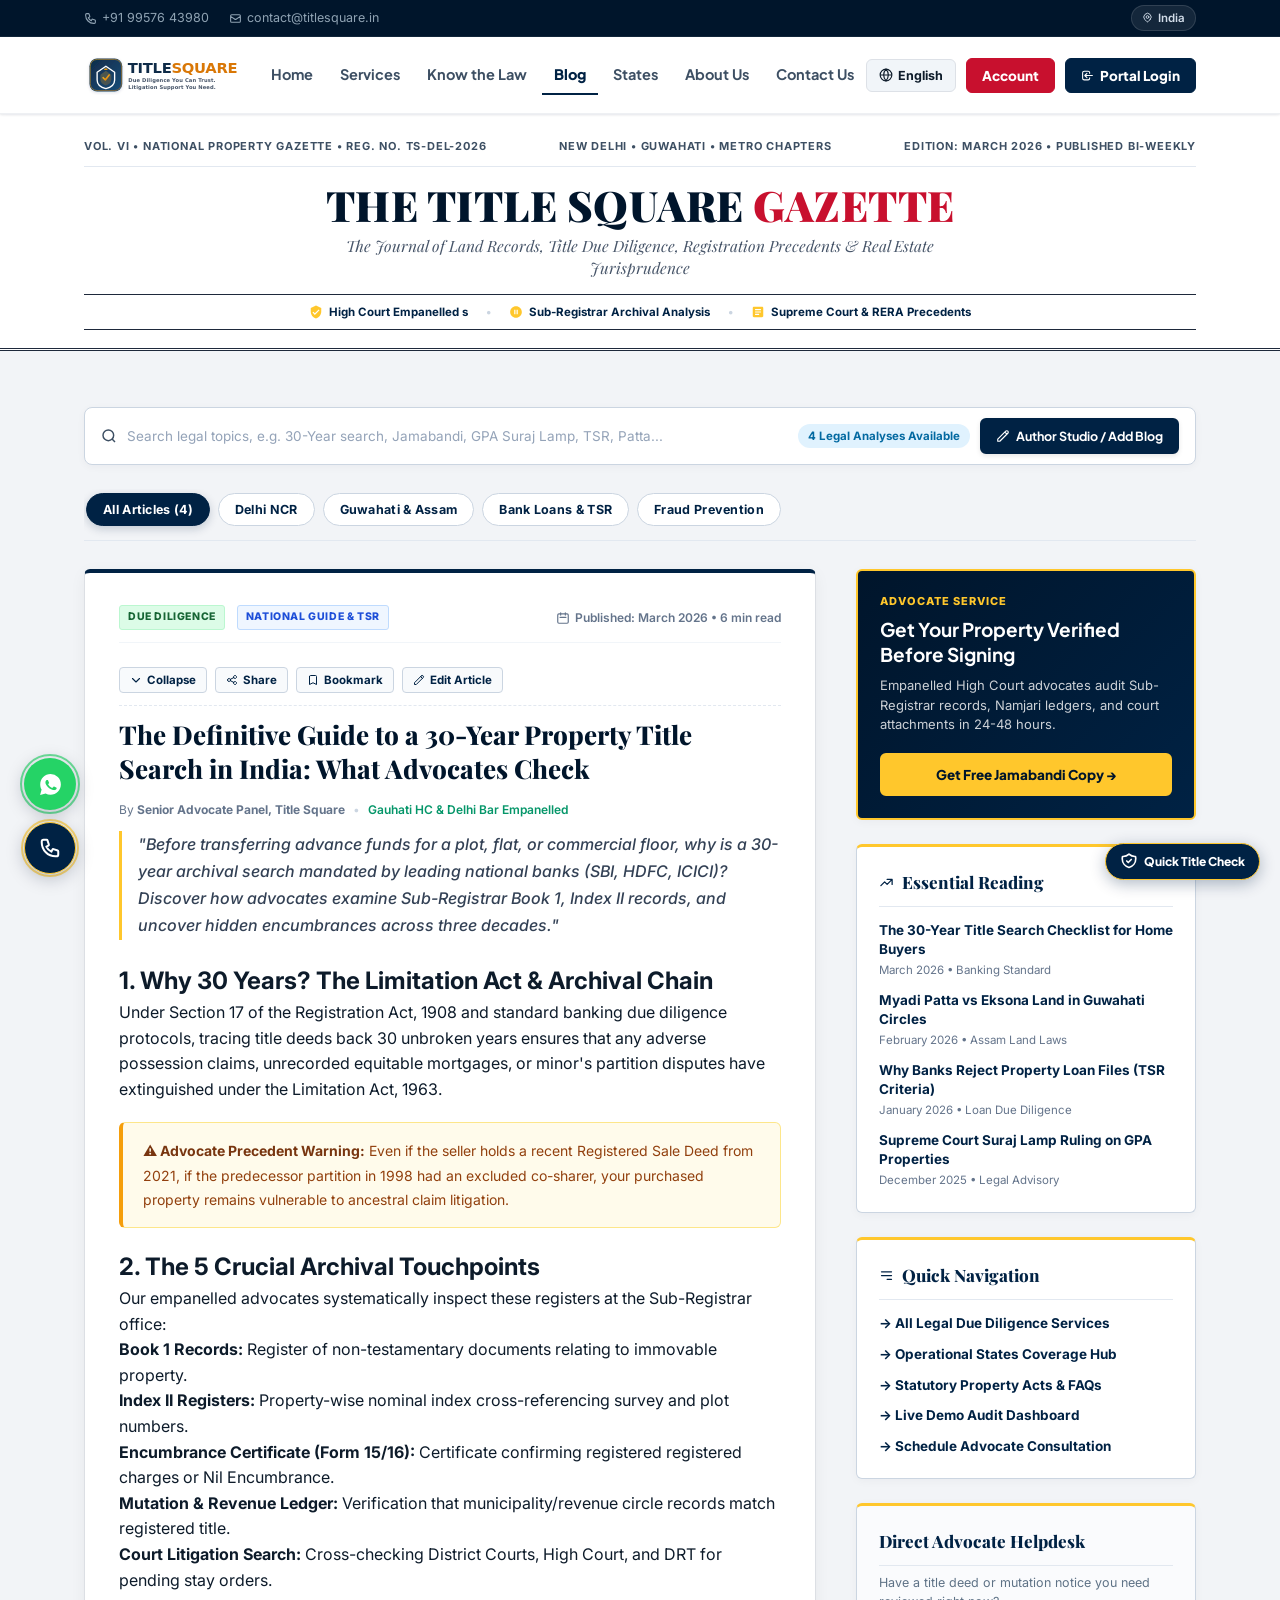
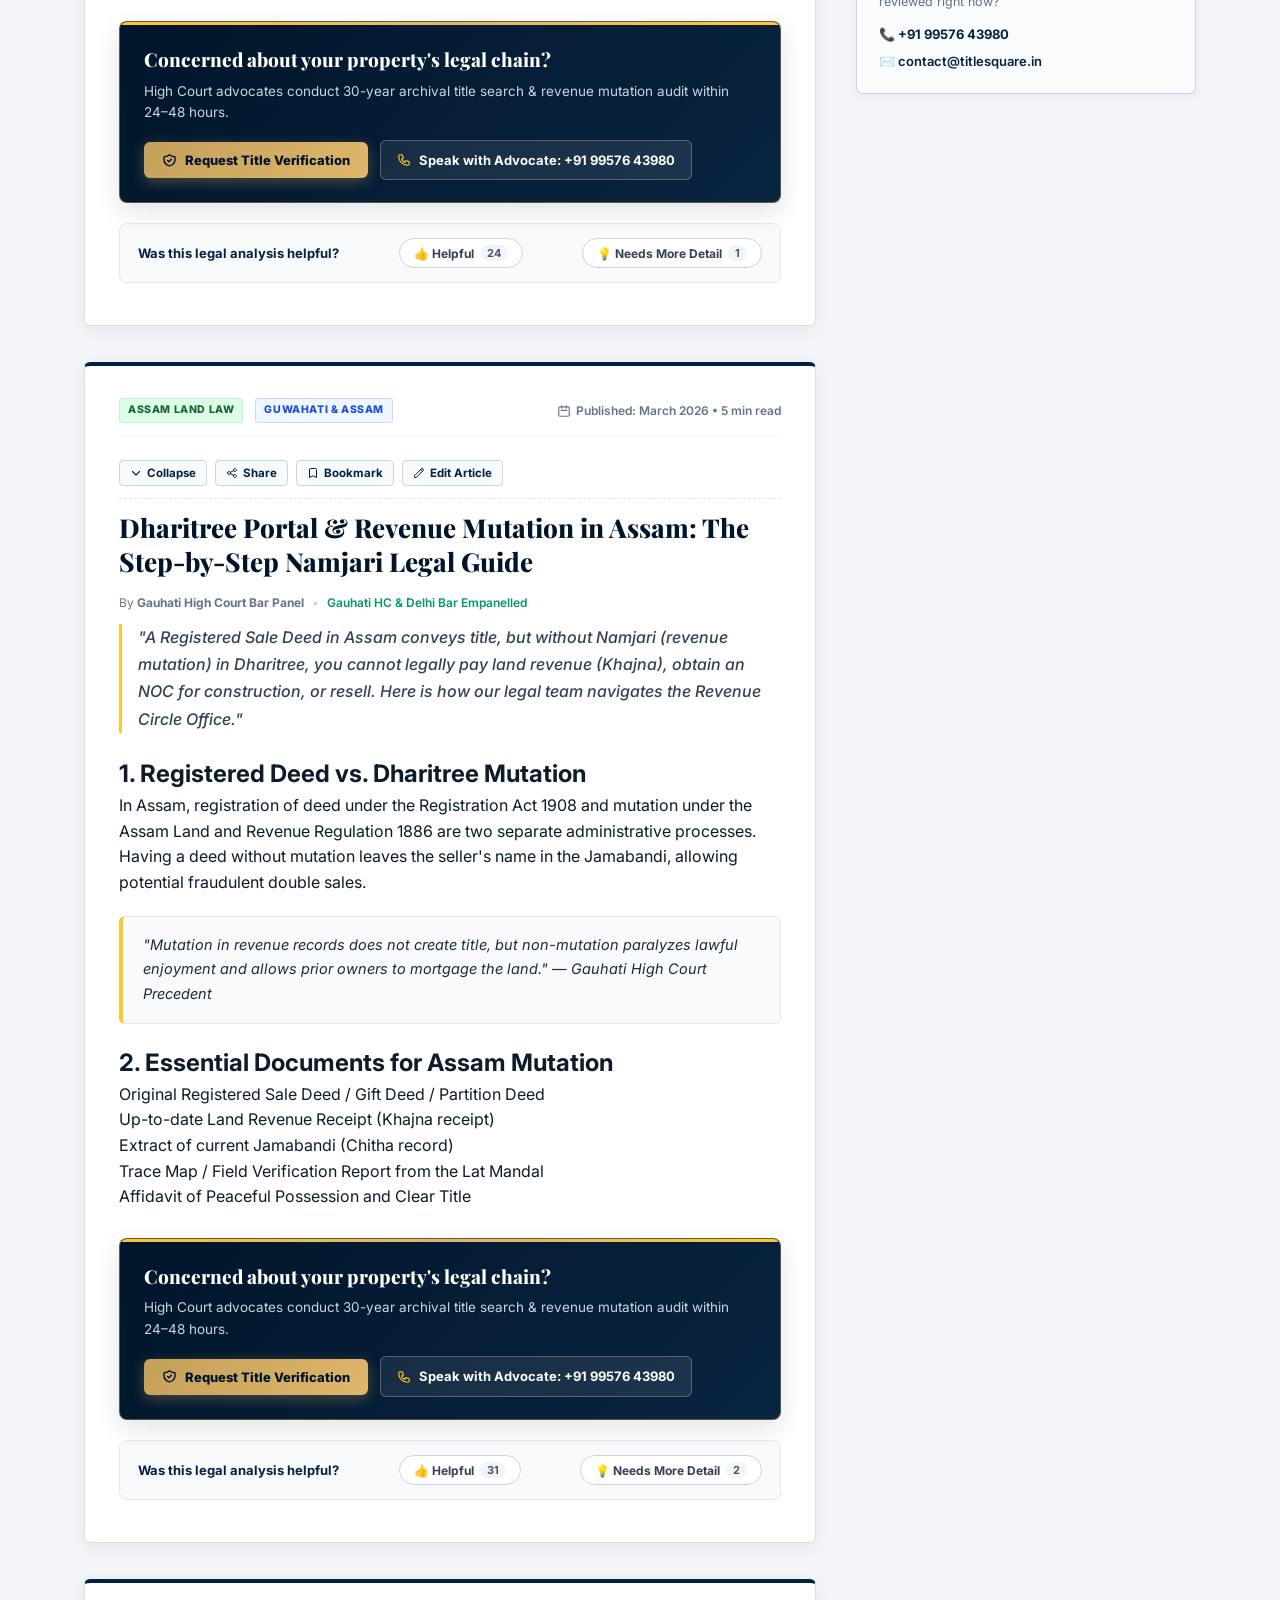
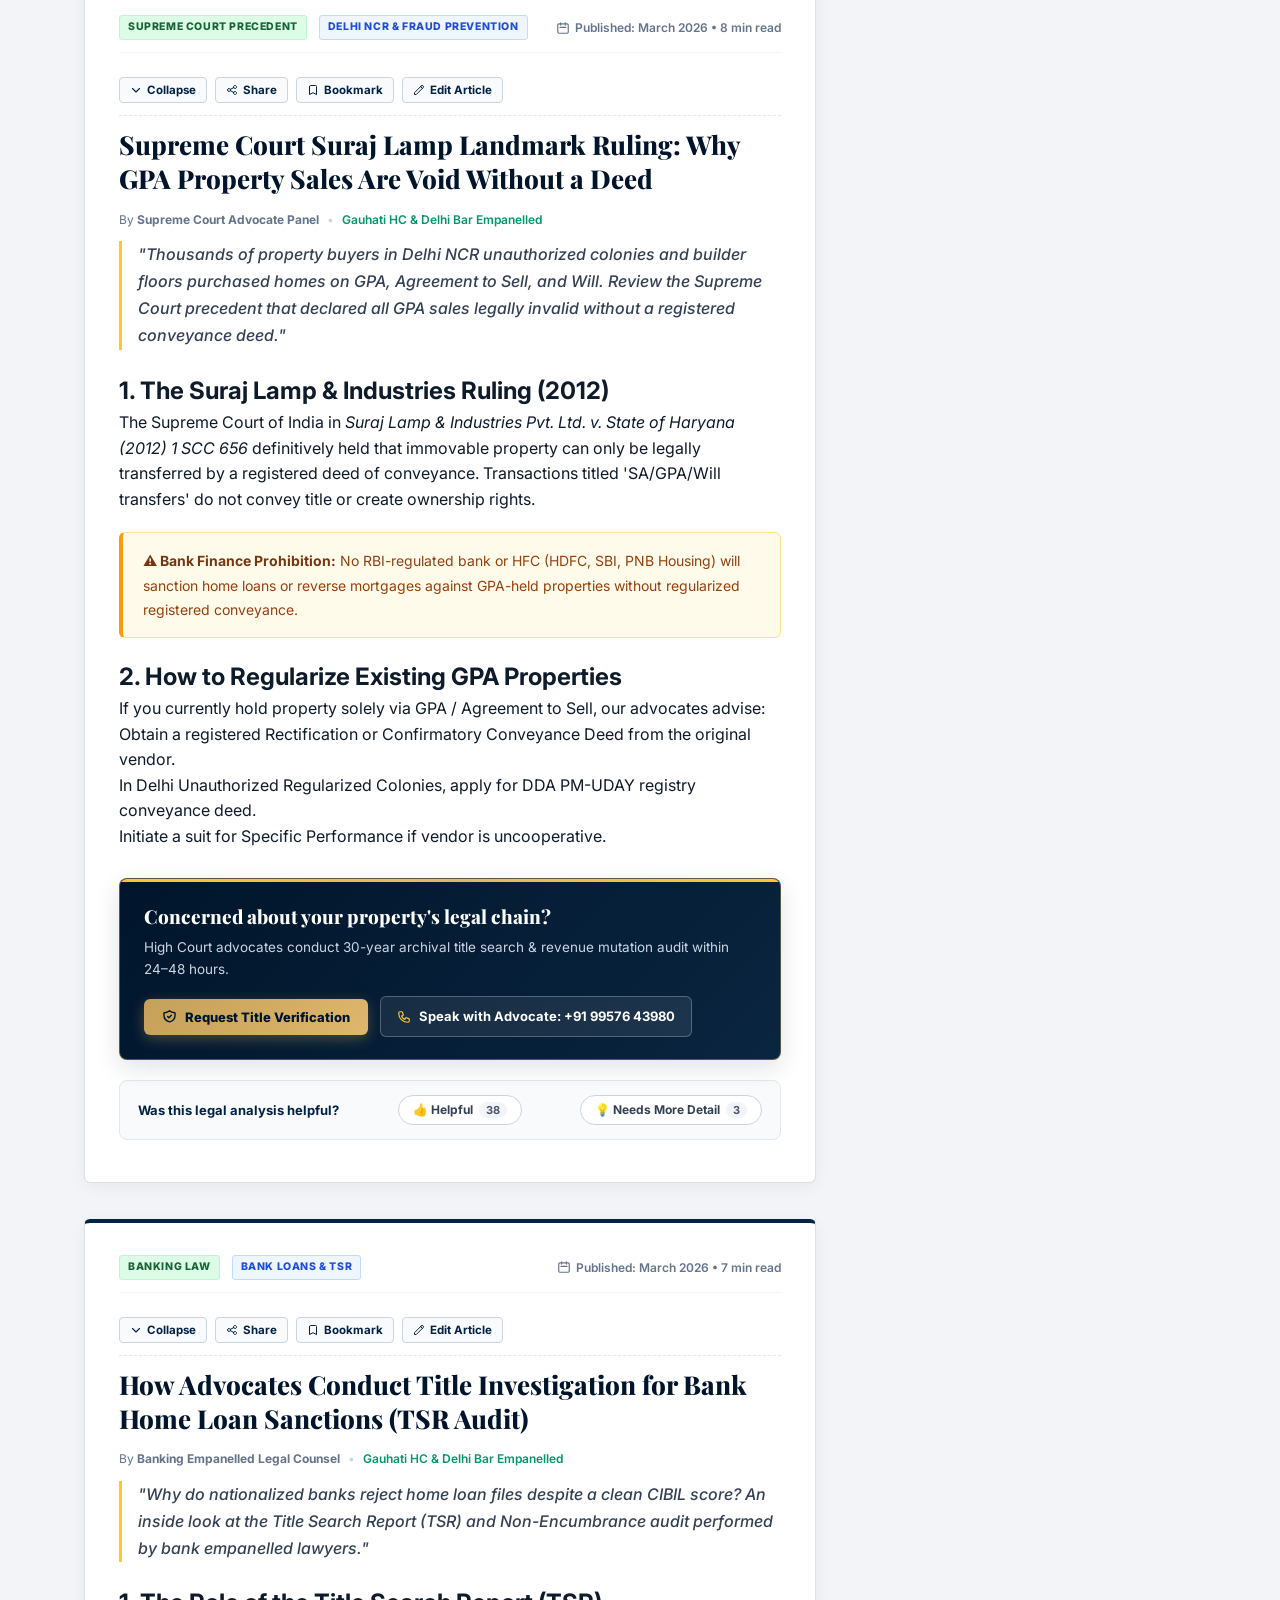
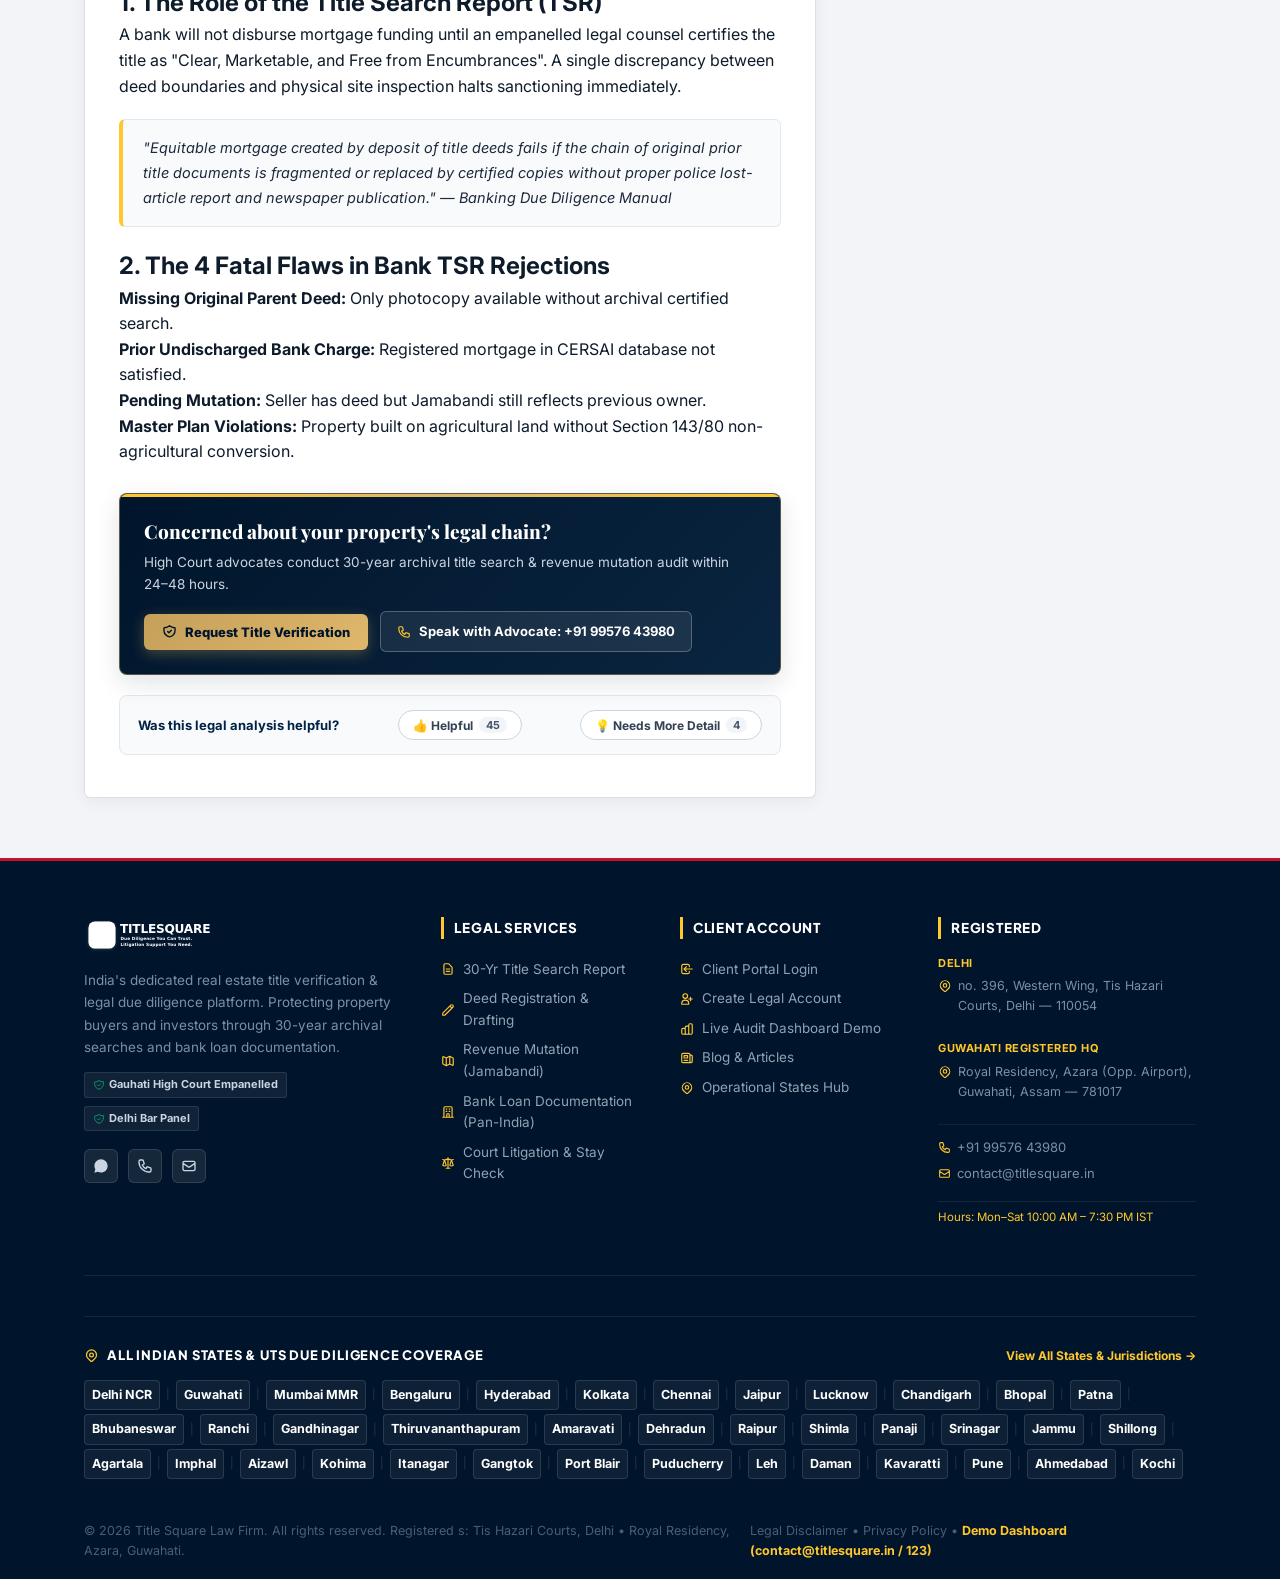
<file: blog.html>
<!DOCTYPE html>
<html lang="en">
<head>
  <meta charset="UTF-8">
  <meta name="viewport" content="width=device-width, initial-scale=1.0">
  <title>Real Estate Law Blog & Title Insights | Title Square</title>
  <meta name="description" content="Read expert legal insights on 30-year property title verification, Jamabandi mutation, Sub-Registrar deed registration, bank TSR due diligence, and avoiding land fraud in India.">
  <meta name="robots" content="index, follow">
  <link rel="canonical" href="https://titlesquare.in/blog.html">

  <link rel="preconnect" href="https://fonts.googleapis.com">
  <link rel="preconnect" href="https://fonts.gstatic.com" crossorigin>
  <link href="https://fonts.googleapis.com/css2?family=Plus+Jakarta+Sans:wght@400;500;600;700;800&family=Playfair+Display:ital,wght@0,700;0,800;1,700&display=swap" rel="stylesheet">

  <link rel="stylesheet" href="css/style.css">
  <link rel="stylesheet" href="css/components.css">
  <link rel="stylesheet" href="css/responsive.css">
</head>
<body>

  <!-- Top Utility Bar -->
  <div class="top-bar">
    <div class="container">
      <div class="top-bar-left">
        <a href="tel:+919957643980">
          <svg width="13" height="13" fill="none" stroke="currentColor" stroke-width="2" viewBox="0 0 24 24"><path stroke-linecap="round" stroke-linejoin="round" d="M3 5a2 2 0 012-2h3.28a1 1 0 01.948.684l1.498 4.493a1 1 0 01-.502 1.21l-2.257 1.13a11.042 11.042 0 005.516 5.516l1.13-2.257a1 1 0 011.21-.502l4.493 1.498a1 1 0 01.684.949V19a2 2 0 01-2 2h-1C9.716 21 3 14.284 3 6V5z"/></svg>
          <span data-i18n="top.call">+91 99576 43980</span>
        </a>
        <a href="mailto:contact@titlesquare.in">
          <svg width="13" height="13" fill="none" stroke="currentColor" stroke-width="2" viewBox="0 0 24 24"><path stroke-linecap="round" stroke-linejoin="round" d="M3 8l7.89 5.26a2 2 0 002.22 0L21 8M5 19h14a2 2 0 002-2V7a2 2 0 00-2-2H5a2 2 0 00-2 2v10a2 2 0 002 2z"/></svg>
          contact@titlesquare.in
        </a>
      </div>
      <div class="top-bar-right">
        <span class="top-bar-city-pill">
          <svg width="11" height="11" fill="none" stroke="currentColor" stroke-width="2" viewBox="0 0 24 24"><path stroke-linecap="round" stroke-linejoin="round" d="M17.657 16.657L13.414 20.9a1.998 1.998 0 01-2.827 0l-4.244-4.243a8 8 0 1111.314 0z"/><path stroke-linecap="round" stroke-linejoin="round" d="M15 11a3 3 0 11-6 0 3 3 0 016 0z"/></svg>
          <span data-i18n="top.cities">India</span>
        </span>
      </div>
    </div>
  </div>

  <!-- Main Site Header -->
  <header class="site-header" id="siteHeader">
    <div class="container nav-container">
      <a href="index.html" class="brand-logo-wrap">
        <img src="assets/logo.svg" alt="Title Square" class="brand-logo-img">
      </a>

      <nav class="nav-menu" id="navMenu">
        <div class="mobile-drawer-header">
          <div class="drawer-header-left">
            <img src="assets/logo.svg" alt="Title Square" class="brand-logo-img" style="height: 30px;">
            <span class="drawer-verified-tag">
              <svg width="10" height="10" viewBox="0 0 24 24" fill="currentColor"><path d="M12 2L4 5v6.09c0 5.05 3.41 9.76 8 10.91 4.59-1.15 8-5.86 8-10.91V5l-8-3zm-1 14.5l-3.5-3.5 1.41-1.41L11 13.67l5.59-5.59L18 9.5l-7 7z"/></svg>
              High Court Verified
            </span>
          </div>
          <button type="button" class="mobile-drawer-close" id="mobileDrawerClose" aria-label="Close Menu">&times;</button>
        </div>

        <div class="drawer-consult-card">
          <div class="dcc-top">
            <div class="dcc-badge">
              <span class="dcc-badge-pulse"></span>
              Free Quick Check
            </div>
            <span class="dcc-deliv">24-48 Hr Express</span>
          </div>
          <div class="dcc-title">Instant Jamabandi &amp; Title Check</div>
          <p class="dcc-desc">Direct Sub-Registrar &amp; revenue circle scrutiny before property deals.</p>
          <button type="button" class="dcc-btn open-modal-trigger">
            <span>Check My Property Now</span>
            <svg width="13" height="13" fill="none" stroke="currentColor" stroke-width="2.2" viewBox="0 0 24 24"><path stroke-linecap="round" stroke-linejoin="round" d="M9 5l7 7-7 7"/></svg>
          </button>
        </div>

        <div class="drawer-section-label">Navigation Menu</div>
        <div class="mobile-drawer-links">
          <a href="index.html" class="nav-link">
            <span class="nav-link-icon-wrap">
              <svg width="17" height="17" fill="none" stroke="currentColor" stroke-width="2" viewBox="0 0 24 24"><path stroke-linecap="round" stroke-linejoin="round" d="M3 12l2-2m0 0l7-7 7 7M5 10v10a1 1 0 001 1h3m10-11l2 2m-2-2v10a1 1 0 01-1 1h-3m-6 0a1 1 0 001-1v-4a1 1 0 011-1h2a1 1 0 011 1v4a1 1 0 001 1m-6 0h6"/></svg>
            </span>
            <span class="nav-link-content">
              <span class="nav-link-title" data-i18n="nav.home">Home</span>
              <span class="nav-link-sub">Overview &amp; verified search</span>
            </span>
            <svg class="nav-chevron" width="14" height="14" fill="none" stroke="currentColor" stroke-width="2.2" viewBox="0 0 24 24"><path stroke-linecap="round" stroke-linejoin="round" d="M9 18l6-6-6-6"/></svg>
          </a>

          <a href="services.html" class="nav-link">
            <span class="nav-link-icon-wrap">
              <svg width="17" height="17" fill="none" stroke="currentColor" stroke-width="2" viewBox="0 0 24 24"><path stroke-linecap="round" stroke-linejoin="round" d="M9 12l2 2 4-4m5.618-4.016A11.955 11.955 0 0112 2.944a11.955 11.955 0 01-8.618 3.04A12.02 12.02 0 003 9c0 5.591 3.824 10.29 9 11.622 5.176-1.332 9-6.03 9-11.622 0-1.042-.133-2.052-.382-3.016z"/></svg>
            </span>
            <span class="nav-link-content">
              <span class="nav-link-title" data-i18n="nav.services">Services</span>
              <span class="nav-link-sub">30-Year Title Search &amp; Mutation</span>
            </span>
            <span class="drawer-badge badge-pop">Popular</span>
            <svg class="nav-chevron" width="14" height="14" fill="none" stroke="currentColor" stroke-width="2.2" viewBox="0 0 24 24"><path stroke-linecap="round" stroke-linejoin="round" d="M9 18l6-6-6-6"/></svg>
          </a>

          <a href="know-the-law.html" class="nav-link">
            <span class="nav-link-icon-wrap">
              <svg width="17" height="17" fill="none" stroke="currentColor" stroke-width="2" viewBox="0 0 24 24"><path stroke-linecap="round" stroke-linejoin="round" d="M12 6.253v13m0-13C10.832 5.477 9.246 5 7.5 5S4.168 5.477 3 6.253v13C4.168 18.477 5.754 18 7.5 18s3.332.477 4.5 1.253m0-13C13.168 5.477 14.754 5 16.5 5c1.747 0 3.332.477 4.5 1.253v13C19.832 18.477 18.247 18 16.5 18c-1.746 0-3.332.477-4.5 1.253"/></svg>
            </span>
            <span class="nav-link-content">
              <span class="nav-link-title" data-i18n="nav.knowLaw">Know the Law</span>
              <span class="nav-link-sub">Assam &amp; Delhi Property Acts</span>
            </span>
            <span class="drawer-badge badge-legal">Guides</span>
            <svg class="nav-chevron" width="14" height="14" fill="none" stroke="currentColor" stroke-width="2.2" viewBox="0 0 24 24"><path stroke-linecap="round" stroke-linejoin="round" d="M9 18l6-6-6-6"/></svg>
          </a>

          <a href="blog.html" class="nav-link active">
            <span class="nav-link-icon-wrap">
              <svg width="17" height="17" fill="none" stroke="currentColor" stroke-width="2" viewBox="0 0 24 24"><path stroke-linecap="round" stroke-linejoin="round" d="M19 20H5a2 2 0 01-2-2V6a2 2 0 012-2h10a2 2 0 012 2v1m2 13a2 2 0 01-2-2V7m2 13a2 2 0 002-2V9a2 2 0 00-2-2h-2m-4-3H9M7 16h6M7 8h6v4H7V8z"/></svg>
            </span>
            <span class="nav-link-content">
              <span class="nav-link-title" data-i18n="nav.blog">Blog</span>
              <span class="nav-link-sub">Legal Gazette &amp; Articles</span>
            </span>
            <span class="drawer-badge badge-legal">Gazette</span>
            <svg class="nav-chevron" width="14" height="14" fill="none" stroke="currentColor" stroke-width="2.2" viewBox="0 0 24 24"><path stroke-linecap="round" stroke-linejoin="round" d="M9 18l6-6-6-6"/></svg>
          </a>

          <a href="states.html" class="nav-link">
            <span class="nav-link-icon-wrap">
              <svg width="17" height="17" fill="none" stroke="currentColor" stroke-width="2" viewBox="0 0 24 24"><path stroke-linecap="round" stroke-linejoin="round" d="M17.657 16.657L13.414 20.9a1.998 1.998 0 01-2.827 0l-4.244-4.243a8 8 0 1111.314 0z"/><path stroke-linecap="round" stroke-linejoin="round" d="M15 11a3 3 0 11-6 0 3 3 0 016 0z"/></svg>
            </span>
            <span class="nav-link-content">
              <span class="nav-link-title" data-i18n="nav.cities">States</span>
              <span class="nav-link-sub">Pan-India State Jurisdictions &amp; Coverage</span>
            </span>
            <svg class="nav-chevron" width="14" height="14" fill="none" stroke="currentColor" stroke-width="2.2" viewBox="0 0 24 24"><path stroke-linecap="round" stroke-linejoin="round" d="M9 18l6-6-6-6"/></svg>
          </a>

          <a href="about-us.html" class="nav-link">
            <span class="nav-link-icon-wrap">
              <svg width="17" height="17" fill="none" stroke="currentColor" stroke-width="2" viewBox="0 0 24 24"><path stroke-linecap="round" stroke-linejoin="round" d="M19 21V5a2 2 0 00-2-2H7a2 2 0 00-2 2v16m14 0h2m-2 0h-5m-9 0H3m2 0h5M9 7h1m-1 4h1m4-4h1m-1 4h1m-5 10v-5a1 1 0 011-1h2a1 1 0 011 1v5m-4 0h4"/></svg>
            </span>
            <span class="nav-link-content">
              <span class="nav-link-title" data-i18n="nav.about">About Us</span>
              <span class="nav-link-sub">High Court Advocates &amp;  Team</span>
            </span>
            <svg class="nav-chevron" width="14" height="14" fill="none" stroke="currentColor" stroke-width="2.2" viewBox="0 0 24 24"><path stroke-linecap="round" stroke-linejoin="round" d="M9 18l6-6-6-6"/></svg>
          </a>

          <a href="contact-us.html" class="nav-link">
            <span class="nav-link-icon-wrap">
              <svg width="17" height="17" fill="none" stroke="currentColor" stroke-width="2" viewBox="0 0 24 24"><path stroke-linecap="round" stroke-linejoin="round" d="M3 5a2 2 0 012-2h3.28a1 1 0 01.948.684l1.498 4.493a1 1 0 01-.502 1.21l-2.257 1.13a11.042 11.042 0 005.516 5.516l1.13-2.257a1 1 0 011.21-.502l4.493 1.498a1 1 0 01.684.949V19a2 2 0 01-2 2h-1C9.716 21 3 14.284 3 6V5z"/></svg>
            </span>
            <span class="nav-link-content">
              <span class="nav-link-title" data-i18n="nav.contact">Contact Us</span>
              <span class="nav-link-sub"> Visits &amp; Direct Line</span>
            </span>
            <svg class="nav-chevron" width="14" height="14" fill="none" stroke="currentColor" stroke-width="2.2" viewBox="0 0 24 24"><path stroke-linecap="round" stroke-linejoin="round" d="M9 18l6-6-6-6"/></svg>
          </a>
        </div>

        <div class="drawer-section-label">Quick Legal Utilities</div>
        <div class="drawer-quick-grid">
          <a href="javascript:void(0)" class="drawer-quick-tile open-modal-trigger" data-city="Guwahati">
            <div class="dqt-icon-box dqt-icon-green">
              <svg width="17" height="17" fill="none" stroke="currentColor" stroke-width="2" viewBox="0 0 24 24"><path stroke-linecap="round" stroke-linejoin="round" d="M9 12h6m-6 4h6m2 5H7a2 2 0 01-2-2V5a2 2 0 012-2h5.586a1 1 0 01.707.293l5.414 5.414a1 1 0 01.293.707V19a2 2 0 01-2 2z"/></svg>
            </div>
            <div class="dqt-text">
              <span class="dqt-label">Jamabandi</span>
              <span class="dqt-sub">Revenue Patta</span>
            </div>
          </a>

          <a href="javascript:void(0)" class="drawer-quick-tile open-modal-trigger" data-city="Delhi NCR">
            <div class="dqt-icon-box dqt-icon-navy">
              <svg width="17" height="17" fill="none" stroke="currentColor" stroke-width="2" viewBox="0 0 24 24"><path stroke-linecap="round" stroke-linejoin="round" d="M21 21l-6-6m2-5a7 7 0 11-14 0 7 7 0 0114 0z"/></svg>
            </div>
            <div class="dqt-text">
              <span class="dqt-label">Title Search</span>
              <span class="dqt-sub">30-Yr Archival</span>
            </div>
          </a>

          <a href="https://wa.me/919957643980?text=Hello%20Title%20Square%20Legal%20Team,%20I%20need%20property%20due%20diligence%20assistance." target="_blank" rel="noopener" class="drawer-quick-tile">
            <div class="dqt-icon-box dqt-icon-wa">
              <svg width="17" height="17" fill="currentColor" viewBox="0 0 24 24"><path d="M12.04 2c-5.46 0-9.91 4.45-9.91 9.91 0 1.75.46 3.45 1.32 4.95L2.05 22l5.25-1.38c1.45.79 3.08 1.21 4.74 1.21 5.46 0 9.91-4.45 9.91-9.91 0-2.65-1.03-5.14-2.9-7.01A9.816 9.816 0 0012.04 2zm5.79 14.07c-.24.68-1.4 1.26-1.95 1.32-.51.06-1.17.09-3.37-.8-2.58-1.04-4.22-3.66-4.35-3.83-.13-.17-1.03-1.37-1.03-2.62 0-1.25.65-1.86.88-2.11.23-.25.5-.32.67-.32.17 0 .34 0 .49.01.15.01.37-.06.58.44.22.52.74 1.82.81 1.95.07.13.11.29.02.46-.09.18-.14.28-.27.44-.13.16-.28.36-.4.49-.13.13-.27.27-.12.52.16.25.7 1.15 1.5 1.86 1.03.92 1.9 1.2 2.16 1.33.27.13.42.11.58-.07.16-.18.68-.79.86-1.06.18-.27.37-.23.62-.14.25.09 1.58.74 1.85.88.27.14.45.2.52.31.06.12.06.68-.18 1.36z"/></svg>
            </div>
            <div class="dqt-text">
              <span class="dqt-label">WhatsApp</span>
              <span class="dqt-sub">Advocate Desk</span>
            </div>
          </a>

          <a href="tel:+919957643980" class="drawer-quick-tile">
            <div class="dqt-icon-box dqt-icon-amber">
              <svg width="17" height="17" fill="none" stroke="currentColor" stroke-width="2" viewBox="0 0 24 24"><path stroke-linecap="round" stroke-linejoin="round" d="M3 5a2 2 0 012-2h3.28a1 1 0 01.948.684l1.498 4.493a1 1 0 01-.502 1.21l-2.257 1.13a11.042 11.042 0 005.516 5.516l1.13-2.257a1 1 0 011.21-.502l4.493 1.498a1 1 0 01.684.949V19a2 2 0 01-2 2h-1C9.716 21 3 14.284 3 6V5z"/></svg>
            </div>
            <div class="dqt-text">
              <span class="dqt-label">Helpline</span>
              <span class="dqt-sub">+91 99576 43980</span>
            </div>
          </a>
        </div>

        <div class="mobile-drawer-actions">
          <button type="button" class="btn-auth-red open-auth-btn" data-tab="register" style="width: 100%; justify-content: center; padding: 11.5px; margin-bottom: 8px;">
            <svg width="14" height="14" fill="none" stroke="currentColor" stroke-width="2" viewBox="0 0 24 24"><path stroke-linecap="round" stroke-linejoin="round" d="M16 7a4 4 0 11-8 0 4 4 0 018 0zM12 14a7 7 0 00-7 7h14a7 7 0 00-7-7z"/></svg>
            <span data-i18n="nav.account">Account</span>
          </button>
          <button type="button" class="btn-auth-navy open-auth-btn" data-tab="login" style="width: 100%; justify-content: center; padding: 11px; margin-bottom: 8px;">
            <svg width="14" height="14" fill="none" stroke="currentColor" stroke-width="2" viewBox="0 0 24 24"><path stroke-linecap="round" stroke-linejoin="round" d="M11 16l-4-4m0 0l4-4m-4 4h14m-5 4v1a3 3 0 01-3 3H6a3 3 0 01-3-3V7a3 3 0 013-3h7a3 3 0 013 3v1"/></svg>
            <span data-i18n="nav.portalLogin">Client Portal Login</span>
          </button>

          <div class="drawer--info">
            <div class="dci-hours">
              <span class="dci-dot"></span>
              <span> Hours: Mon–Sat 10:00 AM – 7:30 PM</span>
            </div>
            <div class="dci-loc">
              <svg width="12" height="12" fill="none" stroke="currentColor" stroke-width="2" viewBox="0 0 24 24"><path stroke-linecap="round" stroke-linejoin="round" d="M17.657 16.657L13.414 20.9a1.998 1.998 0 01-2.827 0l-4.244-4.243a8 8 0 1111.314 0z"/><path stroke-linecap="round" stroke-linejoin="round" d="M15 11a3 3 0 11-6 0 3 3 0 016 0z"/></svg>
              <span>Tis Hazari Courts, Delhi &bull; Royal Residency, Guwahati</span>
            </div>
          </div>
        </div>
      </nav>

      <div class="nav-actions">
        <button type="button" class="btn-lang" title="Language selection">
          <svg width="14" height="14" viewBox="0 0 24 24" fill="none" stroke="currentColor" stroke-width="2"><circle cx="12" cy="12" r="10"/><path d="M2 12h20M12 2a15.3 15.3 0 014 10 15.3 15.3 0 01-4 10 15.3 15.3 0 01-4-10 15.3 15.3 0 014-10z"/></svg>
          English
        </button>
        <button type="button" class="btn-auth-red open-auth-btn" data-tab="register" onclick="openAuth('register')">
          <svg width="14" height="14" fill="none" stroke="currentColor" stroke-width="2" viewBox="0 0 24 24"><path stroke-linecap="round" stroke-linejoin="round" d="M16 7a4 4 0 11-8 0 4 4 0 018 0zM12 14a7 7 0 00-7 7h14a7 7 0 00-7-7z"/></svg>
          <span data-i18n="nav.account">Account</span>
        </button>
        <button type="button" class="btn-auth-navy open-auth-btn" data-tab="login" onclick="openAuth('login')">
          <svg width="13" height="13" fill="none" stroke="currentColor" stroke-width="2" viewBox="0 0 24 24"><path stroke-linecap="round" stroke-linejoin="round" d="M11 16l-4-4m0 0l4-4m-4 4h14m-5 4v1a3 3 0 01-3 3H6a3 3 0 01-3-3V7a3 3 0 013-3h7a3 3 0 013 3v1"/></svg>
          <span data-i18n="nav.portalLogin">Portal Login</span>
        </button>
        <button class="mobile-toggle-btn" id="mobileToggleBtn" aria-label="Toggle Navigation">
          <svg width="22" height="22" fill="none" stroke="currentColor" stroke-width="2" viewBox="0 0 24 24"><path stroke-linecap="round" stroke-linejoin="round" d="M4 6h16M4 12h16M4 18h16"/></svg>
        </button>
      </div>
    </div>
  </header>

  <!-- Reading Progress Bar -->
  <div class="reading-progress-track">
    <div class="reading-progress-bar" id="readingProgressBar"></div>
  </div>

  <!-- Authentic Newspaper Masthead / Gazette Banner (Fully Responsive) -->
  <section class="newspaper-masthead">
    <div class="container">
      <div class="newspaper-edition-bar">
        <div>Vol. VI &bull; National Property Gazette &bull; Reg. No. TS-DEL-2026</div>
        <div>New Delhi &bull; Guwahati &bull; Metro Chapters</div>
        <div>Edition: March 2026 &bull; Published Bi-Weekly</div>
      </div>
      <h1 class="newspaper-title">THE TITLE SQUARE <span>GAZETTE</span></h1>
      <p class="newspaper-tagline">
        The Journal of Land Records, Title Due Diligence, Registration Precedents &amp; Real Estate Jurisprudence
      </p>
      <div class="newspaper-sub-bar">
        <span class="newspaper-sub-bar-item">
          <svg width="14" height="14" fill="currentColor" viewBox="0 0 24 24"><path d="M12 1L3 5v6c0 5.55 3.84 10.74 9 12 5.16-1.26 9-6.45 9-12V5l-9-4zm-2 16l-4-4 1.41-1.41L10 14.17l6.59-6.59L18 9l-8 8z"/></svg>
          High Court Empanelled s
        </span>
        <span style="color: #cbd5e1;">&bull;</span>
        <span class="newspaper-sub-bar-item">
          <svg width="14" height="14" fill="currentColor" viewBox="0 0 24 24"><path d="M12 2C6.48 2 2 6.48 2 12s4.48 10 10 10 10-4.48 10-10S17.52 2 12 2zm-1 14H9V8h2v8zm4 0h-2V8h2v8z"/></svg>
          Sub-Registrar Archival Analysis
        </span>
        <span style="color: #cbd5e1;">&bull;</span>
        <span class="newspaper-sub-bar-item">
          <svg width="14" height="14" fill="currentColor" viewBox="0 0 24 24"><path d="M19 3H5c-1.1 0-2 .9-2 2v14c0 1.1.9 2 2 2h14c1.1 0 2-.9 2-2V5c0-1.1-.9-2-2-2zm-5 14H7v-2h7v2zm3-4H7v-2h10v2zm0-4H7V7h10v2z"/></svg>
          Supreme Court &amp; RERA Precedents
        </span>
      </div>
    </div>
  </section>

  <!-- Main Blog Page Body -->
  <section class="blog-content-section" style="padding: 36px 0 60px; background: var(--bg-page);">
    <div class="container">

      <!-- Interactive Search & Live Stats Bar -->
      <div class="blog-interactive-toolbar">
        <div class="blog-search-wrap">
          <svg width="16" height="16" fill="none" stroke="currentColor" stroke-width="2.2" viewBox="0 0 24 24"><circle cx="11" cy="11" r="8"/><path d="M21 21l-4.35-4.35"/></svg>
          <input type="text" id="blogSearchInput" class="blog-search-input" placeholder="Search legal topics, e.g. 30-Year search, Jamabandi, GPA Suraj Lamp, TSR, Patta..." oninput="handleLiveSearch(this.value)">
          <button type="button" id="clearSearchBtn" class="blog-search-clear" onclick="clearLiveSearch()" style="display:none;" title="Clear search">&times;</button>
        </div>
        <div style="display: flex; align-items: center; gap: 10px; flex-wrap: wrap;">
          <div class="blog-stats-pill" id="blogResultsCount">4 Legal Analyses Available</div>
          <button type="button" class="btn btn-navy" onclick="window.openBlogStudio()" style="padding: 8px 14px; font-size: 12.5px; display: inline-flex; align-items: center; gap: 6px; border-radius: 6px; white-space: nowrap; box-shadow: 0 2px 5px rgba(0,0,0,0.1);">
            <svg width="14" height="14" fill="none" stroke="currentColor" stroke-width="2" viewBox="0 0 24 24"><path stroke-linecap="round" stroke-linejoin="round" d="M15.232 5.232l3.536 3.536m-2.036-5.036a2.5 2.5 0 113.536 3.536L6.5 21.036H3v-3.572L16.732 3.732z"/></svg>
            <span>Author Studio / Add Blog</span>
          </button>
        </div>
      </div>

      <!-- Category Filter Tabs -->
      <div class="blog-filter-bar">
        <button class="blog-filter-btn is-active" onclick="filterBlog('all', this)">All Articles (4)</button>
        <button class="blog-filter-btn" onclick="filterBlog('delhi', this)">Delhi NCR</button>
        <button class="blog-filter-btn" onclick="filterBlog('assam', this)">Guwahati &amp; Assam</button>
        <button class="blog-filter-btn" onclick="filterBlog('bank', this)">Bank Loans &amp; TSR</button>
        <button class="blog-filter-btn" onclick="filterBlog('fraud', this)">Fraud Prevention</button>
      </div>

      <!-- Main Layout: Articles (Left) + Sidebar (Right) -->
      <div class="blog-page-grid">
        
        <!-- Left Articles List -->
        <div class="blog-main-column">

          <!-- Post 1: Complete 30-Year Title Search Guide -->
          <article class="blog-post-card" data-category="delhi bank" id="article-30-year-title-search">
            <div class="blog-post-meta">
              <span class="blog-badge-tag blog-badge-tag--bank">Due Diligence</span>
              <span class="blog-badge-tag blog-badge-tag--delhi">National Guide</span>
              <span class="blog-post-date">
                <svg width="14" height="14" fill="none" stroke="currentColor" stroke-width="2" viewBox="0 0 24 24"><path stroke-linecap="round" stroke-linejoin="round" d="M8 7V3m8 4V3m-9 8h10M5 21h14a2 2 0 002-2V7a2 2 0 00-2-2H5a2 2 0 00-2 2v12a2 2 0 002 2z"/></svg>
                Published: March 2026 &bull; 6 min read
              </span>
            </div>

            <!-- Interactive Article Action Controls -->
            <div class="article-action-row">
              <button type="button" class="btn-article-action" onclick="toggleArticle('body-art-1', this)">
                <svg width="12" height="12" fill="none" stroke="currentColor" stroke-width="2.2" viewBox="0 0 24 24"><path stroke-linecap="round" stroke-linejoin="round" d="M19 9l-7 7-7-7"/></svg>
                <span class="toggle-lbl">Collapse</span>
              </button>
              <button type="button" class="btn-article-action" onclick="shareArticle('article-30-year-title-search')">
                <svg width="12" height="12" fill="none" stroke="currentColor" stroke-width="2" viewBox="0 0 24 24"><path stroke-linecap="round" stroke-linejoin="round" d="M8.684 13.342C8.886 12.938 9 12.482 9 12c0-.482-.114-.938-.316-1.342m0 2.684a3 3 0 110-2.684m0 2.684l6.632 3.316m-6.632-6l6.632-3.316m0 0a3 3 0 105.367-2.684 3 3 0 00-5.367 2.684zm0 9.316a3 3 0 105.368 2.684 3 3 0 00-5.368-2.684z"/></svg>
                <span>Share</span>
              </button>
              <button type="button" class="btn-article-action btn-bookmark" onclick="toggleBookmark(this)">
                <svg width="12" height="12" fill="none" stroke="currentColor" stroke-width="2" viewBox="0 0 24 24"><path stroke-linecap="round" stroke-linejoin="round" d="M5 5a2 2 0 012-2h10a2 2 0 012 2v16l-7-3.5L5 21V5z"/></svg>
                <span>Bookmark</span>
              </button>
              <button type="button" class="btn-article-action" onclick="copyChecklist(1)">
                <svg width="12" height="12" fill="none" stroke="currentColor" stroke-width="2" viewBox="0 0 24 24"><path stroke-linecap="round" stroke-linejoin="round" d="M9 5H7a2 2 0 00-2 2v12a2 2 0 002 2h10a2 2 0 002-2V7a2 2 0 00-2-2h-2M9 5a2 2 0 002 2h2a2 2 0 002-2M9 5a2 2 0 012-2h2a2 2 0 012 2"/></svg>
                <span>Copy 5-Step Checklist</span>
              </button>
            </div>

            <h2 class="blog-post-title">
              <a href="javascript:void(0)" onclick="toggleArticle('body-art-1')">
                The Definitive Guide to a 30-Year Property Title Search in India: What Advocates Check
              </a>
            </h2>

            <p class="blog-lead-paragraph">
              "Before transferring advance funds for a plot, flat, or commercial floor, why is a 30-year archival search mandated by leading national banks (SBI, HDFC, ICICI)? Discover how advocates examine Sub-Registrar Book 1, Index II records, and uncover hidden encumbrances across three decades."
            </p>

            <!-- Expandable Full Article Body -->
            <div class="article-full-body" id="body-art-1" style="display: block;">
              <h4>1. Why Exactly 30 Years? (The Limitation Act Dimension)</h4>
              <p>
                Under the Indian Limitation Act 1963, claims against government properties and adverse possession suits often hinge on a 30-year timeline. A 30-year search ensures that any past mortgage, unregistered charge, partition among legal heirs, or court attachment created within this generation is surfaced before you sign a registered sale deed.
              </p>

              <h4>2. Inspecting Sub-Registrar Book 1 &amp; Index II</h4>
              <p>
                Every physical Sub-Registrar Office (SRO) maintains legal registers:
              </p>
              <ul>
                <li><strong>Book 1:</strong> Register of non-testamentary documents relating to immovable property.</li>
                <li><strong>Index II:</strong> Property-wise ledger indexing plot numbers, khasra numbers, and all registered transactions against them.</li>
              </ul>
              
              <div class="article-callout-box">
                <strong>Legal Precaution:</strong> Merely checking online portal summaries is insufficient. Digital records frequently omit pre-2002 physical deeds. Our empanelled advocates physically inspect the volume pages and marginal notes at the local SRO.
              </div>

              <h4>3. The Chain of Title (Mother Deeds)</h4>
              <p>
                A clear title requires an <em>unbroken link of ownership</em>: from the original allotment (or partition) to the first buyer, then to the successive sellers, culminating in the current vendor. If even one link (e.g. a succession deed or probate) is missing, the buyer’s ownership remains defective.
              </p>

              <!-- Relevant Internal Links -->
              <div class="article-internal-links">
                <h5>
                  <svg width="15" height="15" fill="none" stroke="currentColor" stroke-width="2" viewBox="0 0 24 24"><path stroke-linecap="round" stroke-linejoin="round" d="M13.828 10.172a4 4 0 00-5.656 0l-4 4a4 4 0 105.656 5.656l1.102-1.101m-.758-4.899a4 4 0 005.656 0l4-4a4 4 0 00-5.656-5.656l-1.1 1.1"/></svg>
                  Related Title Square Resources &amp; Services:
                </h5>
                <ul>
                  <li>• Need this for your property? Order our <a href="services.html">30-Year Title Search &amp; Non-Encumbrance Report</a>.</li>
                  <li>• Read the legal foundation at our <a href="know-the-law.html">Know the Law property guide</a>.</li>
                  <li>• Checking property in the capital? Review our <a href="states.html">Delhi NCR Coverage Hub</a>.</li>
                </ul>
              </div>
            </div>

            <div class="blog-author-strip">
              <div class="blog-author-info">
                <div class="blog-author-avatar">KV</div>
                <div>
                  <div class="blog-author-name">Advocate Khusboo Verma</div>
                  <div class="blog-author-designation">Senior Legal Consultant &bull; Real Estate &amp; Title Verification</div>
                </div>
              </div>
              <button type="button" class="blog-read-btn open-modal-trigger">
                <span>Request Verification</span> &rarr;
              </button>
            </div>

            <!-- Comments & Discussion Section -->
            <div class="article-comments-block">
              <div class="comments-header-row">
                <h4 class="comments-title">
                  <svg width="17" height="17" fill="none" stroke="currentColor" stroke-width="2" viewBox="0 0 24 24"><path stroke-linecap="round" stroke-linejoin="round" d="M8 12h.01M12 12h.01M16 12h.01M21 12c0 4.418-4.03 8-9 8a9.863 9.863 0 01-4.255-.949L3 20l1.395-3.72C3.512 15.042 3 13.574 3 12c0-4.418 4.03-8 9-8s9 3.582 9 8z"/></svg>
                  Reader Discussion &amp; Queries
                </h4>
                <span class="comments-count-pill">2 Inquiries</span>
              </div>

              <div class="comments-stream" id="stream-art-1">
                <div class="comment-card">
                  <div class="comment-card-top">
                    <span class="comment-author-name">Rajesh Malhotra <span style="font-size:11px; color:#64748b; font-weight:normal;">(Gurugram)</span></span>
                    <span class="comment-date">2 days ago</span>
                  </div>
                  <p class="comment-text">
                    If the seller provides an Allotment Letter from HSVP/HUDA from 2005, do we still need to trace deeds 30 years back to the original agricultural land acquisition?
                  </p>
                  <button type="button" class="btn-like-comment" onclick="likeComment(this)">
                    <svg width="11" height="11" fill="none" stroke="currentColor" stroke-width="2" viewBox="0 0 24 24"><path stroke-linecap="round" stroke-linejoin="round" d="M14 10h4.764a2 2 0 011.789 2.894l-3.5 7A2 2 0 0115.263 21h-4.017c-.163 0-.326-.02-.485-.06L7 20m7-10V5a2 2 0 00-2-2h-.095c-.5 0-.905.405-.905.905 0 .714-.211 1.412-.608 2.006L7 11v9m7-10h-2m-7 0H4a1 1 0 00-1 1v7a1 1 0 001 1h2"/></svg>
                    <span>Helpful (<span class="like-num">5</span>)</span>
                  </button>
                </div>

                <div class="comment-card" style="background: #f0fdf4; border-color: #bbf7d0;">
                  <div class="comment-card-top">
                    <span class="comment-author-name">
                      Advocate Khusboo Verma
                      <span class="comment-advocate-badge">Verified Advocate</span>
                    </span>
                    <span class="comment-date">1 day ago</span>
                  </div>
                  <p class="comment-text" style="color: #166534;">
                    <strong>Advocate Reply:</strong> For primary statutory allotments directly from authority (HSVP/DDA), the chain commences with the allotment and registered Conveyance Deed. However, you must inspect Index II at the Sub-Registrar to ensure the allottee has not executed any private mortgage, agreement to sell, or had an attachment order served.
                  </p>
                  <button type="button" class="btn-like-comment has-liked" onclick="likeComment(this)">
                    <svg width="11" height="11" fill="none" stroke="currentColor" stroke-width="2" viewBox="0 0 24 24"><path stroke-linecap="round" stroke-linejoin="round" d="M14 10h4.764a2 2 0 011.789 2.894l-3.5 7A2 2 0 0115.263 21h-4.017c-.163 0-.326-.02-.485-.06L7 20m7-10V5a2 2 0 00-2-2h-.095c-.5 0-.905.405-.905.905 0 .714-.211 1.412-.608 2.006L7 11v9m7-10h-2m-7 0H4a1 1 0 00-1 1v7a1 1 0 001 1h2"/></svg>
                    <span>Helpful (<span class="like-num">12</span>)</span>
                  </button>
                </div>
              </div>

              <!-- Leave a Comment Form -->
              <div class="leave-comment-box">
                <h5 class="leave-comment-title">
                  <svg width="15" height="15" fill="none" stroke="currentColor" stroke-width="2" viewBox="0 0 24 24"><path stroke-linecap="round" stroke-linejoin="round" d="M15.232 5.232l3.536 3.536m-2.036-5.036a2.5 2.5 0 113.536 3.536L6.5 21.036H3v-3.572L16.732 3.732z"/></svg>
                  Leave a Comment / Ask an Advocate
                </h5>
                <form id="comment-form-1" onsubmit="submitComment(event, 'stream-art-1', 'comment-form-1')">
                  <div class="leave-comment-grid">
                    <input type="text" class="comment-control comment-name" placeholder="Your Full Name *" required>
                    <input type="text" class="comment-control comment-contact" placeholder="Email or 10-digit WhatsApp *" required>
                  </div>
                  <textarea class="comment-control comment-message" rows="3" placeholder="Write your property query or title concern here..." style="margin-bottom: 12px; resize: vertical;" required></textarea>
                  <div style="display: flex; justify-content: space-between; align-items: center; flex-wrap: wrap; gap: 10px;">
                    <span style="font-size: 11.5px; color: #64748b;">
                      🔒 Moderated by empanelled legal counsel prior to public listing.
                    </span>
                    <button type="submit" class="btn-submit-comment">
                      <span>Post Comment</span> &rarr;
                    </button>
                  </div>
                  <div class="comment-feedback" style="display: none; margin-top: 10px; font-size: 12.5px; color: #15803d; font-weight: 700;">
                    ✓ Thank you! Your inquiry has been submitted and added to the article discussion.
                  </div>
                </form>
              </div>
            </div>
          </article>

          <!-- Post 2: Jamabandi & Mutation in Assam -->
          <article class="blog-post-card" data-category="assam" id="article-assam-jamabandi-mutation">
            <div class="blog-post-meta">
              <span class="blog-badge-tag blog-badge-tag--assam">Assam &amp; Guwahati</span>
              <span class="blog-badge-tag blog-badge-tag--fraud">Mutation Caution</span>
              <span class="blog-post-date">
                <svg width="14" height="14" fill="none" stroke="currentColor" stroke-width="2" viewBox="0 0 24 24"><path stroke-linecap="round" stroke-linejoin="round" d="M8 7V3m8 4V3m-9 8h10M5 21h14a2 2 0 002-2V7a2 2 0 00-2-2H5a2 2 0 00-2 2v12a2 2 0 002 2z"/></svg>
                Published: February 2026 &bull; 5 min read
              </span>
            </div>

            <!-- Interactive Article Action Controls -->
            <div class="article-action-row">
              <button type="button" class="btn-article-action" onclick="toggleArticle('body-art-2', this)">
                <svg width="12" height="12" fill="none" stroke="currentColor" stroke-width="2.2" viewBox="0 0 24 24"><path stroke-linecap="round" stroke-linejoin="round" d="M19 9l-7 7-7-7"/></svg>
                <span class="toggle-lbl">Collapse</span>
              </button>
              <button type="button" class="btn-article-action" onclick="shareArticle('article-assam-jamabandi-mutation')">
                <svg width="12" height="12" fill="none" stroke="currentColor" stroke-width="2" viewBox="0 0 24 24"><path stroke-linecap="round" stroke-linejoin="round" d="M8.684 13.342C8.886 12.938 9 12.482 9 12c0-.482-.114-.938-.316-1.342m0 2.684a3 3 0 110-2.684m0 2.684l6.632 3.316m-6.632-6l6.632-3.316m0 0a3 3 0 105.367-2.684 3 3 0 00-5.367 2.684zm0 9.316a3 3 0 105.368 2.684 3 3 0 00-5.368-2.684z"/></svg>
                <span>Share</span>
              </button>
              <button type="button" class="btn-article-action btn-bookmark" onclick="toggleBookmark(this)">
                <svg width="12" height="12" fill="none" stroke="currentColor" stroke-width="2" viewBox="0 0 24 24"><path stroke-linecap="round" stroke-linejoin="round" d="M5 5a2 2 0 012-2h10a2 2 0 012 2v16l-7-3.5L5 21V5z"/></svg>
                <span>Bookmark</span>
              </button>
              <button type="button" class="btn-article-action" onclick="copyChecklist(2)">
                <svg width="12" height="12" fill="none" stroke="currentColor" stroke-width="2" viewBox="0 0 24 24"><path stroke-linecap="round" stroke-linejoin="round" d="M9 5H7a2 2 0 00-2 2v12a2 2 0 002 2h10a2 2 0 002-2V7a2 2 0 00-2-2h-2M9 5a2 2 0 002 2h2a2 2 0 002-2M9 5a2 2 0 012-2h2a2 2 0 012 2"/></svg>
                <span>Copy Assam Rules</span>
              </button>
            </div>

            <h2 class="blog-post-title">
              <a href="javascript:void(0)" onclick="toggleArticle('body-art-2')">
                Buying Land in Guwahati: Myadi Patta, Dharitree Mutation &amp; Chapter X Tribal Belt Traps
              </a>
            </h2>

            <p class="blog-lead-paragraph">
              "Guwahati property buyers frequently encounter confusion between Myadi Patta and Eksona land, Namjari delays, and Chapter X tribal belt notifications in Kamrup Metro circles. Here is how to safeguard your deal before paying any earnest deposit."
            </p>

            <div class="article-full-body" id="body-art-2" style="display: block;">
              <h4>1. Never Buy Eksona Land Without Government Conversion</h4>
              <p>
                In Assam, an <strong>Eksona Patta</strong> is merely an annual lease from the revenue department. It grants no permanent transfer rights. Selling Eksona land without getting it officially converted into <strong>Myadi (Periodic) Patta</strong> is illegal, and registration cannot be legally sustained.
              </p>

              <h4>2. Chapter X of Assam Land and Revenue Regulation 1886</h4>
              <p>
                Notified Tribal Belts and Blocks across Kamrup Rural and Metro circles (such as parts of Sonapur, Azara, or South Kamrup) impose severe transfer restrictions. Land within these belts can only be transferred to notified protected classes of citizens. Any transfer to an ineligible buyer is void ab initio.
              </p>

              <h4>3. Dharitree Portal Verification</h4>
              <p>
                Assam's Dharitree land portal displays updated Dag numbers, Patta numbers, and Pattadar names. However, physical mutation field orders by the Circle Officer must be audited to verify that no pending revenue caveats or ceiling excess claims exist.
              </p>

              <div class="article-internal-links">
                <h5>
                  <svg width="15" height="15" fill="none" stroke="currentColor" stroke-width="2" viewBox="0 0 24 24"><path stroke-linecap="round" stroke-linejoin="round" d="M13.828 10.172a4 4 0 00-5.656 0l-4 4a4 4 0 105.656 5.656l1.102-1.101m-.758-4.899a4 4 0 005.656 0l4-4a4 4 0 00-5.656-5.656l-1.1 1.1"/></svg>
                  Related Title Square Resources:
                </h5>
                <ul>
                  <li>• Visit our registered : <a href="about-us.html">Royal Residency, Azara, Guwahati</a>.</li>
                  <li>• Apply for <a href="services.html">Revenue Mutation &amp; Namjari Clearance</a>.</li>
                  <li>• Learn more on our <a href="states.html">Guwahati &amp; Assam Operational Desk</a>.</li>
                </ul>
              </div>
            </div>

            <div class="blog-author-strip">
              <div class="blog-author-info">
                <div class="blog-author-avatar">SS</div>
                <div>
                  <div class="blog-author-name">Advocate Sangita Sarma</div>
                  <div class="blog-author-designation">Gauhati High Court Bar &bull; Revenue Specialist</div>
                </div>
              </div>
              <button type="button" class="blog-read-btn open-modal-trigger">
                <span>Check Assam Land</span> &rarr;
              </button>
            </div>

            <!-- Comments & Discussion Section -->
            <div class="article-comments-block">
              <div class="comments-header-row">
                <h4 class="comments-title">
                  <svg width="17" height="17" fill="none" stroke="currentColor" stroke-width="2" viewBox="0 0 24 24"><path stroke-linecap="round" stroke-linejoin="round" d="M8 12h.01M12 12h.01M16 12h.01M21 12c0 4.418-4.03 8-9 8a9.863 9.863 0 01-4.255-.949L3 20l1.395-3.72C3.512 15.042 3 13.574 3 12c0-4.418 4.03-8 9-8s9 3.582 9 8z"/></svg>
                  Reader Discussion &amp; Queries
                </h4>
                <span class="comments-count-pill">2 Inquiries</span>
              </div>

              <div class="comments-stream" id="stream-art-2">
                <div class="comment-card">
                  <div class="comment-card-top">
                    <span class="comment-author-name">Bhaskar Barua <span style="font-size:11px; color:#64748b; font-weight:normal;">(Beltola, Guwahati)</span></span>
                    <span class="comment-date">3 days ago</span>
                  </div>
                  <p class="comment-text">
                    I am negotiating for a 2-katha plot near Dharapur circle. The seller's name is on the Jamabandi, but the Chitha still shows the previous owner. Can registration proceed?
                  </p>
                  <button type="button" class="btn-like-comment" onclick="likeComment(this)">
                    <svg width="11" height="11" fill="none" stroke="currentColor" stroke-width="2" viewBox="0 0 24 24"><path stroke-linecap="round" stroke-linejoin="round" d="M14 10h4.764a2 2 0 011.789 2.894l-3.5 7A2 2 0 0115.263 21h-4.017c-.163 0-.326-.02-.485-.06L7 20m7-10V5a2 2 0 00-2-2h-.095c-.5 0-.905.405-.905.905 0 .714-.211 1.412-.608 2.006L7 11v9m7-10h-2m-7 0H4a1 1 0 00-1 1v7a1 1 0 001 1h2"/></svg>
                    <span>Helpful (<span class="like-num">6</span>)</span>
                  </button>
                </div>

                <div class="comment-card" style="background: #f0fdf4; border-color: #bbf7d0;">
                  <div class="comment-card-top">
                    <span class="comment-author-name">
                      Advocate Sangita Sarma
                      <span class="comment-advocate-badge">Gauhati High Court Panel</span>
                    </span>
                    <span class="comment-date">2 days ago</span>
                  </div>
                  <p class="comment-text" style="color: #166534;">
                    <strong>Advocate Reply:</strong> Namaskar Bhaskar. A discrepancy between the computerized Jamabandi and the physical village Chitha is a common cause for registration objection at the Circle SRO. You must verify if the Circle Officer’s Field Mutation Order (Namjari order) has been properly formalized in the Dharitree register before executing the Sale Deed.
                  </p>
                  <button type="button" class="btn-like-comment has-liked" onclick="likeComment(this)">
                    <svg width="11" height="11" fill="none" stroke="currentColor" stroke-width="2" viewBox="0 0 24 24"><path stroke-linecap="round" stroke-linejoin="round" d="M14 10h4.764a2 2 0 011.789 2.894l-3.5 7A2 2 0 0115.263 21h-4.017c-.163 0-.326-.02-.485-.06L7 20m7-10V5a2 2 0 00-2-2h-.095c-.5 0-.905.405-.905.905 0 .714-.211 1.412-.608 2.006L7 11v9m7-10h-2m-7 0H4a1 1 0 00-1 1v7a1 1 0 001 1h2"/></svg>
                    <span>Helpful (<span class="like-num">15</span>)</span>
                  </button>
                </div>
              </div>

              <!-- Leave a Comment Form -->
              <div class="leave-comment-box">
                <h5 class="leave-comment-title">
                  <svg width="15" height="15" fill="none" stroke="currentColor" stroke-width="2" viewBox="0 0 24 24"><path stroke-linecap="round" stroke-linejoin="round" d="M15.232 5.232l3.536 3.536m-2.036-5.036a2.5 2.5 0 113.536 3.536L6.5 21.036H3v-3.572L16.732 3.732z"/></svg>
                  Leave a Comment / Ask an Advocate
                </h5>
                <form id="comment-form-2" onsubmit="submitComment(event, 'stream-art-2', 'comment-form-2')">
                  <div class="leave-comment-grid">
                    <input type="text" class="comment-control comment-name" placeholder="Your Full Name *" required>
                    <input type="text" class="comment-control comment-contact" placeholder="Email or 10-digit WhatsApp *" required>
                  </div>
                  <textarea class="comment-control comment-message" rows="3" placeholder="Ask questions on Jamabandi, Dag/Patta, or Dharitree records..." style="margin-bottom: 12px; resize: vertical;" required></textarea>
                  <div style="display: flex; justify-content: space-between; align-items: center; flex-wrap: wrap; gap: 10px;">
                    <span style="font-size: 11.5px; color: #64748b;">
                      🔒 Moderated by empanelled legal counsel prior to public listing.
                    </span>
                    <button type="submit" class="btn-submit-comment">
                      <span>Post Comment</span> &rarr;
                    </button>
                  </div>
                  <div class="comment-feedback" style="display: none; margin-top: 10px; font-size: 12.5px; color: #15803d; font-weight: 700;">
                    ✓ Thank you! Your inquiry has been submitted and added to the article discussion.
                  </div>
                </form>
              </div>
            </div>
          </article>

          <!-- Post 3: Bank TSR Requirements -->
          <article class="blog-post-card" data-category="bank delhi" id="article-bank-tsr-requirements">
            <div class="blog-post-meta">
              <span class="blog-badge-tag blog-badge-tag--bank">Banking Standards</span>
              <span class="blog-badge-tag blog-badge-tag--law">Legal Opinion</span>
              <span class="blog-post-date">
                <svg width="14" height="14" fill="none" stroke="currentColor" stroke-width="2" viewBox="0 0 24 24"><path stroke-linecap="round" stroke-linejoin="round" d="M8 7V3m8 4V3m-9 8h10M5 21h14a2 2 0 002-2V7a2 2 0 00-2-2H5a2 2 0 00-2 2v12a2 2 0 002 2z"/></svg>
                Published: January 2026 &bull; 4 min read
              </span>
            </div>

            <!-- Interactive Article Action Controls -->
            <div class="article-action-row">
              <button type="button" class="btn-article-action" onclick="toggleArticle('body-art-3', this)">
                <svg width="12" height="12" fill="none" stroke="currentColor" stroke-width="2.2" viewBox="0 0 24 24"><path stroke-linecap="round" stroke-linejoin="round" d="M19 9l-7 7-7-7"/></svg>
                <span class="toggle-lbl">Collapse</span>
              </button>
              <button type="button" class="btn-article-action" onclick="shareArticle('article-bank-tsr-requirements')">
                <svg width="12" height="12" fill="none" stroke="currentColor" stroke-width="2" viewBox="0 0 24 24"><path stroke-linecap="round" stroke-linejoin="round" d="M8.684 13.342C8.886 12.938 9 12.482 9 12c0-.482-.114-.938-.316-1.342m0 2.684a3 3 0 110-2.684m0 2.684l6.632 3.316m-6.632-6l6.632-3.316m0 0a3 3 0 105.367-2.684 3 3 0 00-5.367 2.684zm0 9.316a3 3 0 105.368 2.684 3 3 0 00-5.368-2.684z"/></svg>
                <span>Share</span>
              </button>
              <button type="button" class="btn-article-action btn-bookmark" onclick="toggleBookmark(this)">
                <svg width="12" height="12" fill="none" stroke="currentColor" stroke-width="2" viewBox="0 0 24 24"><path stroke-linecap="round" stroke-linejoin="round" d="M5 5a2 2 0 012-2h10a2 2 0 012 2v16l-7-3.5L5 21V5z"/></svg>
                <span>Bookmark</span>
              </button>
              <button type="button" class="btn-article-action" onclick="copyChecklist(3)">
                <svg width="12" height="12" fill="none" stroke="currentColor" stroke-width="2" viewBox="0 0 24 24"><path stroke-linecap="round" stroke-linejoin="round" d="M9 5H7a2 2 0 00-2 2v12a2 2 0 002 2h10a2 2 0 002-2V7a2 2 0 00-2-2h-2M9 5a2 2 0 002 2h2a2 2 0 002-2M9 5a2 2 0 012-2h2a2 2 0 012 2"/></svg>
                <span>Copy TSR Checklist</span>
              </button>
            </div>

            <h2 class="blog-post-title">
              <a href="javascript:void(0)" onclick="toggleArticle('body-art-3')">
                What Indian Banks Look for in a Title Search Report (TSR) Before Disbursing Home Loans
              </a>
            </h2>

            <p class="blog-lead-paragraph">
              "Why do nationalized and private lenders reject property loan files even after initial credit approval? Understand the 13-point advocate title verification checklist used by SBI, HDFC, ICICI, and Axis Bank legal panels."
            </p>

            <div class="article-full-body" id="body-art-3" style="display: block;">
              <h4>1. The Empanelled Advocate Mandate</h4>
              <p>
                Under RBI prudential guidelines, banks cannot disburse loans against equitable mortgage without a certified <strong>Title Search Report (TSR)</strong> and <strong>Non-Encumbrance Certificate (NEC)</strong> signed by an advocate empanelled with the respective bank panel.
              </p>

              <h4>2. Common Reasons Loan Files are Flagged</h4>
              <ul>
                <li><strong>Missing Prior Deeds:</strong> Absence of the original registered Mother Deed from 20 years ago.</li>
                <li><strong>Unclear Mutation:</strong> Seller has a registered deed but their name was never mutated in local municipal/revenue records.</li>
                <li><strong>Minor’s Undivided Share:</strong> Ancestral property sold without obtaining permission from the District Court under the Guardians and Wards Act.</li>
                <li><strong>SARFAESI Liens:</strong> Existing charges registered with CERSAI (Central Registry of Securitisation Asset Reconstruction and Security Interest).</li>
              </ul>

              <div class="article-internal-links">
                <h5>
                  <svg width="15" height="15" fill="none" stroke="currentColor" stroke-width="2" viewBox="0 0 24 24"><path stroke-linecap="round" stroke-linejoin="round" d="M13.828 10.172a4 4 0 00-5.656 0l-4 4a4 4 0 105.656 5.656l1.102-1.101m-.758-4.899a4 4 0 005.656 0l4-4a4 4 0 00-5.656-5.656l-1.1 1.1"/></svg>
                  Helpful Links:
                </h5>
                <ul>
                  <li>• Prepare your file with our <a href="services.html">Bank Loan Documentation Service</a>.</li>
                  <li>• Test your property safety with our interactive <a href="javascript:void(0)" onclick="reopenQuickCheck()">Quick Check diagnostic tool</a>.</li>
                  <li>• Need customized advice? <a href="contact-us.html">Schedule an advocate consultation</a>.</li>
                </ul>
              </div>
            </div>

            <div class="blog-author-strip">
              <div class="blog-author-info">
                <div class="blog-author-avatar">TS</div>
                <div>
                  <div class="blog-author-name">Title Square Banking Panel</div>
                  <div class="blog-author-designation">Pan-India TSR &amp; Legal Scrutiny </div>
                </div>
              </div>
              <button type="button" class="blog-read-btn open-modal-trigger">
                <span>Get Bank TSR</span> &rarr;
              </button>
            </div>

            <!-- Comments & Discussion Section -->
            <div class="article-comments-block">
              <div class="comments-header-row">
                <h4 class="comments-title">
                  <svg width="17" height="17" fill="none" stroke="currentColor" stroke-width="2" viewBox="0 0 24 24"><path stroke-linecap="round" stroke-linejoin="round" d="M8 12h.01M12 12h.01M16 12h.01M21 12c0 4.418-4.03 8-9 8a9.863 9.863 0 01-4.255-.949L3 20l1.395-3.72C3.512 15.042 3 13.574 3 12c0-4.418 4.03-8 9-8s9 3.582 9 8z"/></svg>
                  Reader Discussion &amp; Queries
                </h4>
                <span class="comments-count-pill">2 Inquiries</span>
              </div>

              <div class="comments-stream" id="stream-art-3">
                <div class="comment-card">
                  <div class="comment-card-top">
                    <span class="comment-author-name">Amitabh Sen <span style="font-size:11px; color:#64748b; font-weight:normal;">(Greater Noida West)</span></span>
                    <span class="comment-date">4 days ago</span>
                  </div>
                  <p class="comment-text">
                    The builder claims bank approval is already granted for the whole tower, so individual buyers do not need a separate Title Search Report. Is this correct?
                  </p>
                  <button type="button" class="btn-like-comment" onclick="likeComment(this)">
                    <svg width="11" height="11" fill="none" stroke="currentColor" stroke-width="2" viewBox="0 0 24 24"><path stroke-linecap="round" stroke-linejoin="round" d="M14 10h4.764a2 2 0 011.789 2.894l-3.5 7A2 2 0 0115.263 21h-4.017c-.163 0-.326-.02-.485-.06L7 20m7-10V5a2 2 0 00-2-2h-.095c-.5 0-.905.405-.905.905 0 .714-.211 1.412-.608 2.006L7 11v9m7-10h-2m-7 0H4a1 1 0 00-1 1v7a1 1 0 001 1h2"/></svg>
                    <span>Helpful (<span class="like-num">8</span>)</span>
                  </button>
                </div>

                <div class="comment-card" style="background: #f0fdf4; border-color: #bbf7d0;">
                  <div class="comment-card-top">
                    <span class="comment-author-name">
                      Title Square Banking Panel
                      <span class="comment-advocate-badge">Legal Scrutiny </span>
                    </span>
                    <span class="comment-date">3 days ago</span>
                  </div>
                  <p class="comment-text" style="color: #166534;">
                    <strong>Advocate Reply:</strong> An APF (Approved Project Financial) number only certifies project land acquisition. An individual unit search is still mandatory prior to disbursement to confirm your specific flat has no double-allotment lien, pending builder-buyer disputes, or court attachment.
                  </p>
                  <button type="button" class="btn-like-comment has-liked" onclick="likeComment(this)">
                    <svg width="11" height="11" fill="none" stroke="currentColor" stroke-width="2" viewBox="0 0 24 24"><path stroke-linecap="round" stroke-linejoin="round" d="M14 10h4.764a2 2 0 011.789 2.894l-3.5 7A2 2 0 0115.263 21h-4.017c-.163 0-.326-.02-.485-.06L7 20m7-10V5a2 2 0 00-2-2h-.095c-.5 0-.905.405-.905.905 0 .714-.211 1.412-.608 2.006L7 11v9m7-10h-2m-7 0H4a1 1 0 00-1 1v7a1 1 0 001 1h2"/></svg>
                    <span>Helpful (<span class="like-num">19</span>)</span>
                  </button>
                </div>
              </div>

              <!-- Leave a Comment Form -->
              <div class="leave-comment-box">
                <h5 class="leave-comment-title">
                  <svg width="15" height="15" fill="none" stroke="currentColor" stroke-width="2" viewBox="0 0 24 24"><path stroke-linecap="round" stroke-linejoin="round" d="M15.232 5.232l3.536 3.536m-2.036-5.036a2.5 2.5 0 113.536 3.536L6.5 21.036H3v-3.572L16.732 3.732z"/></svg>
                  Leave a Comment / Ask an Advocate
                </h5>
                <form id="comment-form-3" onsubmit="submitComment(event, 'stream-art-3', 'comment-form-3')">
                  <div class="leave-comment-grid">
                    <input type="text" class="comment-control comment-name" placeholder="Your Full Name *" required>
                    <input type="text" class="comment-control comment-contact" placeholder="Email or 10-digit WhatsApp *" required>
                  </div>
                  <textarea class="comment-control comment-message" rows="3" placeholder="Inquire about bank TSR criteria, NEC certificate, or CERSAI search..." style="margin-bottom: 12px; resize: vertical;" required></textarea>
                  <div style="display: flex; justify-content: space-between; align-items: center; flex-wrap: wrap; gap: 10px;">
                    <span style="font-size: 11.5px; color: #64748b;">
                      🔒 Moderated by empanelled legal counsel prior to public listing.
                    </span>
                    <button type="submit" class="btn-submit-comment">
                      <span>Post Comment</span> &rarr;
                    </button>
                  </div>
                  <div class="comment-feedback" style="display: none; margin-top: 10px; font-size: 12.5px; color: #15803d; font-weight: 700;">
                    ✓ Thank you! Your inquiry has been submitted and added to the article discussion.
                  </div>
                </form>
              </div>
            </div>
          </article>

          <!-- Post 4: Supreme Court on GPA Sales -->
          <article class="blog-post-card" data-category="delhi fraud" id="article-gpa-sales-suraj-lamp">
            <div class="blog-post-meta">
              <span class="blog-badge-tag blog-badge-tag--fraud">Supreme Court Ruling</span>
              <span class="blog-badge-tag blog-badge-tag--delhi">Delhi NCR Focus</span>
              <span class="blog-post-date">
                <svg width="14" height="14" fill="none" stroke="currentColor" stroke-width="2" viewBox="0 0 24 24"><path stroke-linecap="round" stroke-linejoin="round" d="M8 7V3m8 4V3m-9 8h10M5 21h14a2 2 0 002-2V7a2 2 0 00-2-2H5a2 2 0 00-2 2v12a2 2 0 002 2z"/></svg>
                Published: December 2025 &bull; 4 min read
              </span>
            </div>

            <!-- Interactive Article Action Controls -->
            <div class="article-action-row">
              <button type="button" class="btn-article-action" onclick="toggleArticle('body-art-4', this)">
                <svg width="12" height="12" fill="none" stroke="currentColor" stroke-width="2.2" viewBox="0 0 24 24"><path stroke-linecap="round" stroke-linejoin="round" d="M19 9l-7 7-7-7"/></svg>
                <span class="toggle-lbl">Collapse</span>
              </button>
              <button type="button" class="btn-article-action" onclick="shareArticle('article-gpa-sales-suraj-lamp')">
                <svg width="12" height="12" fill="none" stroke="currentColor" stroke-width="2" viewBox="0 0 24 24"><path stroke-linecap="round" stroke-linejoin="round" d="M8.684 13.342C8.886 12.938 9 12.482 9 12c0-.482-.114-.938-.316-1.342m0 2.684a3 3 0 110-2.684m0 2.684l6.632 3.316m-6.632-6l6.632-3.316m0 0a3 3 0 105.367-2.684 3 3 0 00-5.367 2.684zm0 9.316a3 3 0 105.368 2.684 3 3 0 00-5.368-2.684z"/></svg>
                <span>Share</span>
              </button>
              <button type="button" class="btn-article-action btn-bookmark" onclick="toggleBookmark(this)">
                <svg width="12" height="12" fill="none" stroke="currentColor" stroke-width="2" viewBox="0 0 24 24"><path stroke-linecap="round" stroke-linejoin="round" d="M5 5a2 2 0 012-2h10a2 2 0 012 2v16l-7-3.5L5 21V5z"/></svg>
                <span>Bookmark</span>
              </button>
              <button type="button" class="btn-article-action" onclick="copyChecklist(4)">
                <svg width="12" height="12" fill="none" stroke="currentColor" stroke-width="2" viewBox="0 0 24 24"><path stroke-linecap="round" stroke-linejoin="round" d="M9 5H7a2 2 0 00-2 2v12a2 2 0 002 2h10a2 2 0 002-2V7a2 2 0 00-2-2h-2M9 5a2 2 0 002 2h2a2 2 0 002-2M9 5a2 2 0 012-2h2a2 2 0 012 2"/></svg>
                <span>Copy Suraj Lamp Ruling</span>
              </button>
            </div>

            <h2 class="blog-post-title">
              <a href="javascript:void(0)" onclick="toggleArticle('body-art-4')">
                Why Buying Property on General Power of Attorney (GPA) is Unsafe: Suraj Lamp Explained
              </a>
            </h2>

            <p class="blog-lead-paragraph">
              "Thousands of buyers in Delhi, Noida, and NCR purchase plots on GPA, Agreement to Sell, and Will. Why does the Supreme Court consider this invalid, and how can you convert it to marketable freehold title?"
            </p>

            <div class="article-full-body" id="body-art-4" style="display: block;">
              <h4>1. The Suraj Lamp &amp; Industries Judgment</h4>
              <p>
                In <em>Suraj Lamp &amp; Industries Pvt Ltd vs State of Haryana (2012)</em>, the Supreme Court ruled unequivocally: <strong>SA/GPA/Will transactions do NOT convey title and do NOT amount to transfer of immovable property</strong> under Section 54 of the Transfer of Property Act.
              </p>

              <h4>2. Risks of Holding GPA Property</h4>
              <p>
                A Power of Attorney is merely an agency document. If the original grantor dies or revokes the GPA, your authority lapses automatically. Furthermore, national banks strictly refuse home loans or mortgages on GPA properties.
              </p>

              <div class="article-internal-links">
                <h5>
                  <svg width="15" height="15" fill="none" stroke="currentColor" stroke-width="2" viewBox="0 0 24 24"><path stroke-linecap="round" stroke-linejoin="round" d="M13.828 10.172a4 4 0 00-5.656 0l-4 4a4 4 0 105.656 5.656l1.102-1.101m-.758-4.899a4 4 0 005.656 0l4-4a4 4 0 00-5.656-5.656l-1.1 1.1"/></svg>
                  Explore Legal Remedies:
                </h5>
                <ul>
                  <li>• Read our detailed clause breakdown at <a href="know-the-law.html">Know the Law: Sale Deed vs GPA</a>.</li>
                  <li>• Execute legitimate conveyance with our <a href="services.html">Deed Drafting &amp; Sub-Registrar Assistance</a>.</li>
                  <li>• Book a consultation at our <a href="contact-us.html">Delhi NCR  desk</a>.</li>
                </ul>
              </div>
            </div>

            <div class="blog-author-strip">
              <div class="blog-author-info">
                <div class="blog-author-avatar">KV</div>
                <div>
                  <div class="blog-author-name">Advocate Khusboo Verma</div>
                  <div class="blog-author-designation">Delhi Bar Council Empanelled</div>
                </div>
              </div>
              <button type="button" class="blog-read-btn open-modal-trigger">
                <span>Free Consultation</span> &rarr;
              </button>
            </div>

            <!-- Comments & Discussion Section -->
            <div class="article-comments-block">
              <div class="comments-header-row">
                <h4 class="comments-title">
                  <svg width="17" height="17" fill="none" stroke="currentColor" stroke-width="2" viewBox="0 0 24 24"><path stroke-linecap="round" stroke-linejoin="round" d="M8 12h.01M12 12h.01M16 12h.01M21 12c0 4.418-4.03 8-9 8a9.863 9.863 0 01-4.255-.949L3 20l1.395-3.72C3.512 15.042 3 13.574 3 12c0-4.418 4.03-8 9-8s9 3.582 9 8z"/></svg>
                  Reader Discussion &amp; Queries
                </h4>
                <span class="comments-count-pill">2 Inquiries</span>
              </div>

              <div class="comments-stream" id="stream-art-4">
                <div class="comment-card">
                  <div class="comment-card-top">
                    <span class="comment-author-name">Virender Goel <span style="font-size:11px; color:#64748b; font-weight:normal;">(Rohini, Delhi)</span></span>
                    <span class="comment-date">5 days ago</span>
                  </div>
                  <p class="comment-text">
                    I bought a residential DDA flat in 2008 on registered GPA and registered Will. Can I get a home improvement loan against this property today?
                  </p>
                  <button type="button" class="btn-like-comment" onclick="likeComment(this)">
                    <svg width="11" height="11" fill="none" stroke="currentColor" stroke-width="2" viewBox="0 0 24 24"><path stroke-linecap="round" stroke-linejoin="round" d="M14 10h4.764a2 2 0 011.789 2.894l-3.5 7A2 2 0 0115.263 21h-4.017c-.163 0-.326-.02-.485-.06L7 20m7-10V5a2 2 0 00-2-2h-.095c-.5 0-.905.405-.905.905 0 .714-.211 1.412-.608 2.006L7 11v9m7-10h-2m-7 0H4a1 1 0 00-1 1v7a1 1 0 001 1h2"/></svg>
                    <span>Helpful (<span class="like-num">9</span>)</span>
                  </button>
                </div>

                <div class="comment-card" style="background: #f0fdf4; border-color: #bbf7d0;">
                  <div class="comment-card-top">
                    <span class="comment-author-name">
                      Advocate Khusboo Verma
                      <span class="comment-advocate-badge">Delhi Bar Council</span>
                    </span>
                    <span class="comment-date">4 days ago</span>
                  </div>
                  <p class="comment-text" style="color: #166534;">
                    <strong>Advocate Reply:</strong> Hello Virender. Post the Suraj Lamp ruling, scheduled commercial banks cannot disburse loans against GPA documents. You must apply to DDA for Freehold Conversion and execute a registered Conveyance Deed with the Sub-Registrar. Once freehold registration is complete, banks will gladly process your loan.
                  </p>
                  <button type="button" class="btn-like-comment has-liked" onclick="likeComment(this)">
                    <svg width="11" height="11" fill="none" stroke="currentColor" stroke-width="2" viewBox="0 0 24 24"><path stroke-linecap="round" stroke-linejoin="round" d="M14 10h4.764a2 2 0 011.789 2.894l-3.5 7A2 2 0 0115.263 21h-4.017c-.163 0-.326-.02-.485-.06L7 20m7-10V5a2 2 0 00-2-2h-.095c-.5 0-.905.405-.905.905 0 .714-.211 1.412-.608 2.006L7 11v9m7-10h-2m-7 0H4a1 1 0 00-1 1v7a1 1 0 001 1h2"/></svg>
                    <span>Helpful (<span class="like-num">24</span>)</span>
                  </button>
                </div>
              </div>

              <!-- Leave a Comment Form -->
              <div class="leave-comment-box">
                <h5 class="leave-comment-title">
                  <svg width="15" height="15" fill="none" stroke="currentColor" stroke-width="2" viewBox="0 0 24 24"><path stroke-linecap="round" stroke-linejoin="round" d="M15.232 5.232l3.536 3.536m-2.036-5.036a2.5 2.5 0 113.536 3.536L6.5 21.036H3v-3.572L16.732 3.732z"/></svg>
                  Leave a Comment / Ask an Advocate
                </h5>
                <form id="comment-form-4" onsubmit="submitComment(event, 'stream-art-4', 'comment-form-4')">
                  <div class="leave-comment-grid">
                    <input type="text" class="comment-control comment-name" placeholder="Your Full Name *" required>
                    <input type="text" class="comment-control comment-contact" placeholder="Email or 10-digit WhatsApp *" required>
                  </div>
                  <textarea class="comment-control comment-message" rows="3" placeholder="Inquire regarding GPA regularization, DDA freehold conversion, or sale deed..." style="margin-bottom: 12px; resize: vertical;" required></textarea>
                  <div style="display: flex; justify-content: space-between; align-items: center; flex-wrap: wrap; gap: 10px;">
                    <span style="font-size: 11.5px; color: #64748b;">
                      🔒 Moderated by empanelled legal counsel prior to public listing.
                    </span>
                    <button type="submit" class="btn-submit-comment">
                      <span>Post Comment</span> &rarr;
                    </button>
                  </div>
                  <div class="comment-feedback" style="display: none; margin-top: 10px; font-size: 12.5px; color: #15803d; font-weight: 700;">
                    ✓ Thank you! Your inquiry has been submitted and added to the article discussion.
                  </div>
                </form>
              </div>
            </div>
          </article>

        </div>

        <!-- Right Sidebar Widgets -->
        <aside class="blog-sidebar">

          <!-- Widget 1: Free Jamabandi / Title Check CTA Card -->
          <div class="blog-widget-card" style="background: linear-gradient(135deg, var(--navy-dark) 0%, var(--navy) 100%); color: #fff; border: 2px solid var(--gold);">
            <div style="font-size: 11px; font-weight: 800; text-transform: uppercase; color: var(--gold); letter-spacing: 1px; margin-bottom: 6px;">
              Advocate Service
            </div>
            <h4 style="font-family: var(--font-h); font-size: 19px; color: #fff; margin-bottom: 10px; line-height: 1.3;">
              Get Your Property Verified Before Signing
            </h4>
            <p style="font-size: 13px; color: rgba(255, 255, 255, 0.8); line-height: 1.5; margin-bottom: 18px;">
              Empanelled High Court advocates audit Sub-Registrar records, Namjari ledgers, and court attachments in 24-48 hours.
            </p>
            <button type="button" class="btn btn-yellow open-modal-trigger" style="width: 100%; font-size: 13.5px; padding: 11px;">
              Get Free Jamabandi Copy &rarr;
            </button>
          </div>

          <!-- Widget 2: Popular Articles -->
          <div class="blog-widget-card">
            <h4 class="blog-widget-title">
              <svg width="15" height="15" fill="none" stroke="currentColor" stroke-width="2" viewBox="0 0 24 24"><path stroke-linecap="round" stroke-linejoin="round" d="M13 7h8m0 0v8m0-8l-8 8-4-4-6 6"/></svg>
              Essential Reading
            </h4>
            <ul class="blog-widget-list">
              <li class="blog-widget-item">
                <a href="#article-30-year-title-search">The 30-Year Title Search Checklist for Home Buyers</a>
                <span>March 2026 &bull; Banking Standard</span>
              </li>
              <li class="blog-widget-item">
                <a href="#article-assam-jamabandi-mutation">Myadi Patta vs Eksona Land in Guwahati Circles</a>
                <span>February 2026 &bull; Assam Land Laws</span>
              </li>
              <li class="blog-widget-item">
                <a href="#article-bank-tsr-requirements">Why Banks Reject Property Loan Files (TSR Criteria)</a>
                <span>January 2026 &bull; Loan Due Diligence</span>
              </li>
              <li class="blog-widget-item">
                <a href="#article-gpa-sales-suraj-lamp">Supreme Court Suraj Lamp Ruling on GPA Properties</a>
                <span>December 2025 &bull; Legal Advisory</span>
              </li>
            </ul>
          </div>

          <!-- Widget 3: Quick Navigation to Core Pages -->
          <div class="blog-widget-card">
            <h4 class="blog-widget-title">
              <svg width="15" height="15" fill="none" stroke="currentColor" stroke-width="2" viewBox="0 0 24 24"><path stroke-linecap="round" stroke-linejoin="round" d="M4 6h16M4 12h16m-7 6h7"/></svg>
              Quick Navigation
            </h4>
            <ul class="blog-widget-list">
              <li class="blog-widget-item">
                <a href="services.html">&rarr; All Legal Due Diligence Services</a>
              </li>
              <li class="blog-widget-item">
                <a href="states.html">&rarr; Operational States Coverage Hub</a>
              </li>
              <li class="blog-widget-item">
                <a href="know-the-law.html">&rarr; Statutory Property Acts &amp; FAQs</a>
              </li>
              <li class="blog-widget-item">
                <a href="dashboard.html">&rarr; Live Demo Audit Dashboard</a>
              </li>
              <li class="blog-widget-item">
                <a href="contact-us.html">&rarr; Schedule Advocate Consultation</a>
              </li>
            </ul>
          </div>

          <!-- Widget 4: Empanelled s Contact -->
          <div class="blog-widget-card" style="background: #fafbfd;">
            <h4 class="blog-widget-title" style="margin-bottom: 8px;">
              Direct Advocate Helpdesk
            </h4>
            <p style="font-size: 12.5px; color: var(--text-muted); line-height: 1.5; margin-bottom: 12px;">
              Have a title deed or mutation notice you need reviewed right now?
            </p>
            <div style="font-size: 13px; font-weight: 700; color: var(--navy); margin-bottom: 6px;">
              📞 <a href="tel:+919957643980" style="color: var(--navy); text-decoration: none;">+91 99576 43980</a>
            </div>
            <div style="font-size: 13px; font-weight: 600; color: var(--navy);">
              ✉️ <a href="mailto:contact@titlesquare.in" style="color: var(--navy); text-decoration: none;">contact@titlesquare.in</a>
            </div>
          </div>

        </aside>

      </div>

    </div>
  </section>

  <!-- FOOTER -->
  <footer class="site-footer">
    <div class="container">
      <div class="footer-grid-4">

        <!-- Col 1: Brand & Empanelment -->
        <div class="footer-about">
          <img src="assets/logo.svg" alt="Title Square" class="footer-logo">
          <p>India's dedicated real estate title verification &amp; legal due diligence platform. Protecting property buyers and investors through 30-year archival searches and bank loan documentation.</p>
          
          <div class="footer-accreditation-badges">
            <span class="footer-badge-pill">
              <svg width="12" height="12" fill="none" stroke="currentColor" stroke-width="2" viewBox="0 0 24 24"><path stroke-linecap="round" stroke-linejoin="round" d="M9 12l2 2 4-4m5.618-4.016A11.955 11.955 0 0112 2.944a11.955 11.955 0 01-8.618 3.04A12.02 12.02 0 003 9c0 5.591 3.824 10.29 9 11.622 5.176-1.332 9-6.03 9-11.622 0-1.042-.133-2.052-.382-3.016z"/></svg>
              Gauhati High Court Empanelled
            </span>
            <span class="footer-badge-pill">
              <svg width="12" height="12" fill="none" stroke="currentColor" stroke-width="2" viewBox="0 0 24 24"><path stroke-linecap="round" stroke-linejoin="round" d="M9 12l2 2 4-4m5.618-4.016A11.955 11.955 0 0112 2.944a11.955 11.955 0 01-8.618 3.04A12.02 12.02 0 003 9c0 5.591 3.824 10.29 9 11.622 5.176-1.332 9-6.03 9-11.622 0-1.042-.133-2.052-.382-3.016z"/></svg>
              Delhi Bar Panel
            </span>
          </div>

          <div class="footer-social-row">
            <a href="https://wa.me/919957643980" target="_blank" class="footer-social-icon" title="WhatsApp Legal Helpdesk">
              <svg width="16" height="16" fill="currentColor" viewBox="0 0 24 24"><path d="M12.04 2c-5.46 0-9.91 4.45-9.91 9.91 0 1.75.46 3.45 1.32 4.95L2.05 22l5.25-1.38c1.45.79 3.08 1.21 4.74 1.21 5.46 0 9.91-4.45 9.91-9.91 0-2.65-1.03-5.14-2.9-7.01A9.816 9.816 0 0012.04 2z"/></svg>
            </a>
            <a href="tel:+919957643980" class="footer-social-icon" title="Call Direct">
              <svg width="16" height="16" fill="none" stroke="currentColor" stroke-width="2" viewBox="0 0 24 24"><path stroke-linecap="round" stroke-linejoin="round" d="M3 5a2 2 0 012-2h3.28a1 1 0 01.948.684l1.498 4.493a1 1 0 01-.502 1.21l-2.257 1.13a11.042 11.042 0 005.516 5.516l1.13-2.257a1 1 0 011.21-.502l4.493 1.498a1 1 0 01.684.949V19a2 2 0 01-2 2h-1C9.716 21 3 14.284 3 6V5z"/></svg>
            </a>
            <a href="mailto:contact@titlesquare.in" class="footer-social-icon" title="Email Us">
              <svg width="16" height="16" fill="none" stroke="currentColor" stroke-width="2" viewBox="0 0 24 24"><path stroke-linecap="round" stroke-linejoin="round" d="M3 8l7.89 5.26a2 2 0 002.22 0L21 8M5 19h14a2 2 0 002-2V7a2 2 0 00-2-2H5a2 2 0 00-2 2v10a2 2 0 002 2z"/></svg>
            </a>
          </div>
        </div>

        <!-- Col 2: Legal Services -->
        <div>
          <h4 class="footer-heading">Legal Services</h4>
          <ul>
            <li>
              <a href="services.html" class="footer-interactive-link">
                <svg width="14" height="14" fill="none" stroke="currentColor" stroke-width="2" viewBox="0 0 24 24"><path stroke-linecap="round" stroke-linejoin="round" d="M9 12h6m-6 4h6m2 5H7a2 2 0 01-2-2V5a2 2 0 012-2h5.586a1 1 0 01.707.293l5.414 5.414a1 1 0 01.293.707V19a2 2 0 01-2 2z"/></svg>
                30-Yr Title Search Report
              </a>
            </li>
            <li>
              <a href="services.html" class="footer-interactive-link">
                <svg width="14" height="14" fill="none" stroke="currentColor" stroke-width="2" viewBox="0 0 24 24"><path stroke-linecap="round" stroke-linejoin="round" d="M15.232 5.232l3.536 3.536m-2.036-5.036a2.5 2.5 0 113.536 3.536L6.5 21.036H3v-3.572L16.732 3.732z"/></svg>
                Deed Registration &amp; Drafting
              </a>
            </li>
            <li>
              <a href="services.html" class="footer-interactive-link">
                <svg width="14" height="14" fill="none" stroke="currentColor" stroke-width="2" viewBox="0 0 24 24"><path stroke-linecap="round" stroke-linejoin="round" d="M9 20l-5.447-2.724A1 1 0 013 16.382V5.618a1 1 0 011.447-.894L9 7m0 13l6-3m-6 3V7m6 10l4.553 2.276A1 1 0 0021 18.382V7.618a1 1 0 00-.553-.894L15 4m0 13V4m0 0L9 7"/></svg>
                Revenue Mutation (Jamabandi)
              </a>
            </li>
            <li>
              <a href="services.html" class="footer-interactive-link">
                <svg width="14" height="14" fill="none" stroke="currentColor" stroke-width="2" viewBox="0 0 24 24"><path stroke-linecap="round" stroke-linejoin="round" d="M19 21V5a2 2 0 00-2-2H7a2 2 0 00-2 2v16m14 0h2m-2 0h-5m-9 0H3m2 0h5M9 7h1m-1 4h1m4-4h1m-1 4h1m-5 10v-5a1 1 0 011-1h2a1 1 0 011 1v5m-4 0h4"/></svg>
                Bank Loan Documentation (Pan-India)
              </a>
            </li>
            <li>
              <a href="services.html" class="footer-interactive-link">
                <svg width="14" height="14" fill="none" stroke="currentColor" stroke-width="2" viewBox="0 0 24 24"><path stroke-linecap="round" stroke-linejoin="round" d="M3 6l3 1m0 0l-3 9a5.002 5.002 0 006.001 0M6 7l3 9M6 7l6-2m6 2l3-1m-3 1l-3 9a5.002 5.002 0 006.001 0M18 7l3 9m-3-9l-6-2m0-2v2m0 16V5m0 16H9m3 0h3"/></svg>
                Court Litigation &amp; Stay Check
              </a>
            </li>
          </ul>
        </div>

        <!-- Col 3: Portal & Navigation -->
        <div>
          <h4 class="footer-heading">Client Account</h4>
          <ul>
            <li>
              <a href="javascript:void(0)" class="footer-interactive-link open-auth-btn" data-tab="login">
                <svg width="14" height="14" fill="none" stroke="currentColor" stroke-width="2" viewBox="0 0 24 24"><path stroke-linecap="round" stroke-linejoin="round" d="M11 16l-4-4m0 0l4-4m-4 4h14m-5 4v1a3 3 0 01-3 3H6a3 3 0 01-3-3V7a3 3 0 013-3h7a3 3 0 013 3v1"/></svg>
                Client Portal Login
              </a>
            </li>
            <li>
              <a href="javascript:void(0)" class="footer-interactive-link open-auth-btn" data-tab="register">
                <svg width="14" height="14" fill="none" stroke="currentColor" stroke-width="2" viewBox="0 0 24 24"><path stroke-linecap="round" stroke-linejoin="round" d="M18 9v3m0 0v3m0-3h3m-3 0h-3m-2-5a4 4 0 11-8 0 4 4 0 018 0zM3 20a6 6 0 0112 0v1H3v-1z"/></svg>
                Create Legal Account
              </a>
            </li>
            <li>
              <a href="dashboard.html" class="footer-interactive-link">
                <svg width="14" height="14" fill="none" stroke="currentColor" stroke-width="2" viewBox="0 0 24 24"><path stroke-linecap="round" stroke-linejoin="round" d="M9 19v-6a2 2 0 00-2-2H5a2 2 0 00-2 2v6a2 2 0 002 2h2a2 2 0 002-2zm0 0V9a2 2 0 012-2h2a2 2 0 012 2v10m-6 0a2 2 0 002 2h2a2 2 0 002-2m0 0V5a2 2 0 012-2h2a2 2 0 012 2v14a2 2 0 01-2 2h-2a2 2 0 01-2-2z"/></svg>
                Live Audit Dashboard Demo
              </a>
            </li>
            <li>
              <a href="blog.html" class="footer-interactive-link">
                <svg width="14" height="14" fill="none" stroke="currentColor" stroke-width="2" viewBox="0 0 24 24"><path stroke-linecap="round" stroke-linejoin="round" d="M19 20H5a2 2 0 01-2-2V6a2 2 0 012-2h10a2 2 0 012 2v1m2 13a2 2 0 01-2-2V7m2 13a2 2 0 002-2V9a2 2 0 00-2-2h-2m-4-3H9M7 16h6M7 8h6v4H7V8z"/></svg>
                <span data-i18n="footer.aBlog">Blog &amp; Articles</span>
              </a>
            </li>
            <li>
              <a href="states.html" class="footer-interactive-link">
                <svg width="14" height="14" fill="none" stroke="currentColor" stroke-width="2" viewBox="0 0 24 24"><path stroke-linecap="round" stroke-linejoin="round" d="M17.657 16.657L13.414 20.9a1.998 1.998 0 01-2.827 0l-4.244-4.243a8 8 0 1111.314 0z"/><path stroke-linecap="round" stroke-linejoin="round" d="M15 11a3 3 0 11-6 0 3 3 0 016 0z"/></svg>
                Operational States Hub
              </a>
            </li>
          </ul>
        </div>

        <!-- Col 4: Registered s & Operational Hours -->
        <div>
          <h4 class="footer-heading" data-i18n="footer.h">Registered s</h4>
          <div class="footer-contact-block">
            <div class="footer-office" style="margin-bottom: 12px;">
              <strong style="color: var(--gold); font-size: 11px; text-transform: uppercase; letter-spacing: .5px; display: block; margin-bottom: 2px;">Delhi </strong>
              <span style="display: flex; align-items: flex-start; gap: 6px;">
                <svg width="14" height="14" fill="none" stroke="currentColor" stroke-width="2" viewBox="0 0 24 24" style="color: var(--gold); flex-shrink: 0; margin-top: 3px;"><path stroke-linecap="round" stroke-linejoin="round" d="M17.657 16.657L13.414 20.9a1.998 1.998 0 01-2.827 0l-4.244-4.243a8 8 0 1111.314 0z"/><path stroke-linecap="round" stroke-linejoin="round" d="M15 11a3 3 0 11-6 0 3 3 0 016 0z"/></svg>
                <a href="contact-us.html#delhi-" style="color: inherit; text-decoration: none;">
                   no. 396, Western Wing, Tis Hazari Courts, Delhi — 110054
                </a>
              </span>
            </div>
            <div class="footer-office">
              <strong style="color: var(--gold); font-size: 11px; text-transform: uppercase; letter-spacing: .5px; display: block; margin-bottom: 2px;">Guwahati Registered HQ</strong>
              <span style="display: flex; align-items: flex-start; gap: 6px;">
                <svg width="14" height="14" fill="none" stroke="currentColor" stroke-width="2" viewBox="0 0 24 24" style="color: var(--gold); flex-shrink: 0; margin-top: 3px;"><path stroke-linecap="round" stroke-linejoin="round" d="M17.657 16.657L13.414 20.9a1.998 1.998 0 01-2.827 0l-4.244-4.243a8 8 0 1111.314 0z"/><path stroke-linecap="round" stroke-linejoin="round" d="M15 11a3 3 0 11-6 0 3 3 0 016 0z"/></svg>
                <a href="contact-us.html#headquarters-" style="color: inherit; text-decoration: none;">
                  Royal Residency, Azara (Opp. Airport), Guwahati, Assam — 781017
                </a>
              </span>
            </div>
            <div class="footer-contact-links" style="margin-top: 10px;">
              <a href="tel:+919957643980" style="display: flex; align-items: center; gap: 6px;">
                <svg width="13" height="13" fill="none" stroke="currentColor" stroke-width="2" viewBox="0 0 24 24" style="color: var(--gold);"><path stroke-linecap="round" stroke-linejoin="round" d="M3 5a2 2 0 012-2h3.28a1 1 0 01.948.684l1.498 4.493a1 1 0 01-.502 1.21l-2.257 1.13a11.042 11.042 0 005.516 5.516l1.13-2.257a1 1 0 011.21-.502l4.493 1.498a1 1 0 01.684.949V19a2 2 0 01-2 2h-1C9.716 21 3 14.284 3 6V5z"/></svg>
                +91 99576 43980
              </a>
              <a href="mailto:contact@titlesquare.in" style="display: flex; align-items: center; gap: 6px;">
                <svg width="13" height="13" fill="none" stroke="currentColor" stroke-width="2" viewBox="0 0 24 24" style="color: var(--gold);"><path stroke-linecap="round" stroke-linejoin="round" d="M3 8l7.89 5.26a2 2 0 002.22 0L21 8M5 19h14a2 2 0 002-2V7a2 2 0 00-2-2H5a2 2 0 00-2 2v10a2 2 0 002 2z"/></svg>
                contact@titlesquare.in
              </a>
            </div>
            <div style="font-size: 11.5px; color: var(--gold); margin-top: 6px; padding-top: 6px; border-top: 1px solid rgba(255,255,255,0.08);">
               Hours: Mon–Sat 10:00 AM – 7:30 PM IST
            </div>
          </div>
        </div>

      </div>

      <!-- Footer Cities Coverage Directory (HomeLane Style) -->
      <div class="footer-cities-strip">
        <div class="footer-cities-header">
          <div class="footer-cities-title">
            <svg width="15" height="15" fill="none" stroke="currentColor" stroke-width="2" viewBox="0 0 24 24"><path stroke-linecap="round" stroke-linejoin="round" d="M17.657 16.657L13.414 20.9a1.998 1.998 0 01-2.827 0l-4.244-4.243a8 8 0 1111.314 0z"/><path stroke-linecap="round" stroke-linejoin="round" d="M15 11a3 3 0 11-6 0 3 3 0 016 0z"/></svg>
            <span data-i18n="footer.hCitiesCoverage">All Indian States &amp; Union Territories Due Diligence Coverage</span>
          </div>
          <a href="states.html#states-directory" class="footer-cities-hub-link" data-i18n="footer.viewAllCities">View All States &amp; Jurisdictions &rarr;</a>
        </div>
        <div class="footer-cities-links-wrap">
          <a href="javascript:void(0)" class="footer-city-tag is-active-hub open-modal-trigger" data-city="Delhi NCR" title="Click to verify Delhi NCR Property">Delhi NCR</a>
          <span class="footer-city-divider">|</span>
          <a href="javascript:void(0)" class="footer-city-tag is-active-hub open-modal-trigger" data-city="Guwahati" title="Click to verify Guwahati (Assam) Property">Guwahati</a>
          <span class="footer-city-divider">|</span>
          <a href="javascript:void(0)" class="footer-city-tag is-active-hub open-modal-trigger" data-city="Mumbai" title="Click to verify Mumbai Property">Mumbai MMR</a>
          <span class="footer-city-divider">|</span>
          <a href="javascript:void(0)" class="footer-city-tag is-active-hub open-modal-trigger" data-city="Bengaluru" title="Click to verify Bengaluru Property">Bengaluru</a>
          <span class="footer-city-divider">|</span>
          <a href="javascript:void(0)" class="footer-city-tag is-active-hub open-modal-trigger" data-city="Hyderabad" title="Click to verify Hyderabad Property">Hyderabad</a>
          <span class="footer-city-divider">|</span>
          <a href="javascript:void(0)" class="footer-city-tag is-active-hub open-modal-trigger" data-city="Kolkata" title="Click to verify Kolkata Property">Kolkata</a>
          <span class="footer-city-divider">|</span>
          <a href="javascript:void(0)" class="footer-city-tag is-active-hub open-modal-trigger" data-city="Chennai" title="Click to verify Chennai Property">Chennai</a>
          <span class="footer-city-divider">|</span>
          <a href="javascript:void(0)" class="footer-city-tag is-active-hub open-modal-trigger" data-city="Jaipur" title="Click to verify Jaipur (Rajasthan) Property">Jaipur</a>
          <span class="footer-city-divider">|</span>
          <a href="javascript:void(0)" class="footer-city-tag is-active-hub open-modal-trigger" data-city="Lucknow" title="Click to verify Lucknow (Uttar Pradesh) Property">Lucknow</a>
          <span class="footer-city-divider">|</span>
          <a href="javascript:void(0)" class="footer-city-tag is-active-hub open-modal-trigger" data-city="Chandigarh" title="Click to verify Chandigarh Property">Chandigarh</a>
          <span class="footer-city-divider">|</span>
          <a href="javascript:void(0)" class="footer-city-tag is-active-hub open-modal-trigger" data-city="Bhopal" title="Click to verify Bhopal (Madhya Pradesh) Property">Bhopal</a>
          <span class="footer-city-divider">|</span>
          <a href="javascript:void(0)" class="footer-city-tag is-active-hub open-modal-trigger" data-city="Patna" title="Click to verify Patna (Bihar) Property">Patna</a>
          <span class="footer-city-divider">|</span>
          <a href="javascript:void(0)" class="footer-city-tag is-active-hub open-modal-trigger" data-city="Bhubaneswar" title="Click to verify Bhubaneswar (Odisha) Property">Bhubaneswar</a>
          <span class="footer-city-divider">|</span>
          <a href="javascript:void(0)" class="footer-city-tag is-active-hub open-modal-trigger" data-city="Ranchi" title="Click to verify Ranchi (Jharkhand) Property">Ranchi</a>
          <span class="footer-city-divider">|</span>
          <a href="javascript:void(0)" class="footer-city-tag is-active-hub open-modal-trigger" data-city="Gandhinagar" title="Click to verify Gandhinagar / Ahmedabad Property">Gandhinagar</a>
          <span class="footer-city-divider">|</span>
          <a href="javascript:void(0)" class="footer-city-tag is-active-hub open-modal-trigger" data-city="Thiruvananthapuram" title="Click to verify Thiruvananthapuram (Kerala) Property">Thiruvananthapuram</a>
          <span class="footer-city-divider">|</span>
          <a href="javascript:void(0)" class="footer-city-tag is-active-hub open-modal-trigger" data-city="Amaravati" title="Click to verify Amaravati (Andhra Pradesh) Property">Amaravati</a>
          <span class="footer-city-divider">|</span>
          <a href="javascript:void(0)" class="footer-city-tag is-active-hub open-modal-trigger" data-city="Dehradun" title="Click to verify Dehradun (Uttarakhand) Property">Dehradun</a>
          <span class="footer-city-divider">|</span>
          <a href="javascript:void(0)" class="footer-city-tag is-active-hub open-modal-trigger" data-city="Raipur" title="Click to verify Raipur (Chhattisgarh) Property">Raipur</a>
          <span class="footer-city-divider">|</span>
          <a href="javascript:void(0)" class="footer-city-tag is-active-hub open-modal-trigger" data-city="Shimla" title="Click to verify Shimla (Himachal Pradesh) Property">Shimla</a>
          <span class="footer-city-divider">|</span>
          <a href="javascript:void(0)" class="footer-city-tag is-active-hub open-modal-trigger" data-city="Panaji" title="Click to verify Panaji (Goa) Property">Panaji</a>
          <span class="footer-city-divider">|</span>
          <a href="javascript:void(0)" class="footer-city-tag is-active-hub open-modal-trigger" data-city="Srinagar" title="Click to verify Srinagar (J&K) Property">Srinagar</a>
          <span class="footer-city-divider">|</span>
          <a href="javascript:void(0)" class="footer-city-tag is-active-hub open-modal-trigger" data-city="Jammu" title="Click to verify Jammu (J&K) Property">Jammu</a>
          <span class="footer-city-divider">|</span>
          <a href="javascript:void(0)" class="footer-city-tag is-active-hub open-modal-trigger" data-city="Shillong" title="Click to verify Shillong (Meghalaya) Property">Shillong</a>
          <span class="footer-city-divider">|</span>
          <a href="javascript:void(0)" class="footer-city-tag is-active-hub open-modal-trigger" data-city="Agartala" title="Click to verify Agartala (Tripura) Property">Agartala</a>
          <span class="footer-city-divider">|</span>
          <a href="javascript:void(0)" class="footer-city-tag is-active-hub open-modal-trigger" data-city="Imphal" title="Click to verify Imphal (Manipur) Property">Imphal</a>
          <span class="footer-city-divider">|</span>
          <a href="javascript:void(0)" class="footer-city-tag is-active-hub open-modal-trigger" data-city="Aizawl" title="Click to verify Aizawl (Mizoram) Property">Aizawl</a>
          <span class="footer-city-divider">|</span>
          <a href="javascript:void(0)" class="footer-city-tag is-active-hub open-modal-trigger" data-city="Kohima" title="Click to verify Kohima (Nagaland) Property">Kohima</a>
          <span class="footer-city-divider">|</span>
          <a href="javascript:void(0)" class="footer-city-tag is-active-hub open-modal-trigger" data-city="Itanagar" title="Click to verify Itanagar (Arunachal) Property">Itanagar</a>
          <span class="footer-city-divider">|</span>
          <a href="javascript:void(0)" class="footer-city-tag is-active-hub open-modal-trigger" data-city="Gangtok" title="Click to verify Gangtok (Sikkim) Property">Gangtok</a>
          <span class="footer-city-divider">|</span>
          <a href="javascript:void(0)" class="footer-city-tag is-active-hub open-modal-trigger" data-city="Port Blair" title="Click to verify Port Blair (A&N) Property">Port Blair</a>
          <span class="footer-city-divider">|</span>
          <a href="javascript:void(0)" class="footer-city-tag is-active-hub open-modal-trigger" data-city="Puducherry" title="Click to verify Puducherry Property">Puducherry</a>
          <span class="footer-city-divider">|</span>
          <a href="javascript:void(0)" class="footer-city-tag is-active-hub open-modal-trigger" data-city="Leh" title="Click to verify Leh (Ladakh) Property">Leh</a>
          <span class="footer-city-divider">|</span>
          <a href="javascript:void(0)" class="footer-city-tag is-active-hub open-modal-trigger" data-city="Daman" title="Click to verify Daman Property">Daman</a>
          <span class="footer-city-divider">|</span>
          <a href="javascript:void(0)" class="footer-city-tag is-active-hub open-modal-trigger" data-city="Kavaratti" title="Click to verify Kavaratti Property">Kavaratti</a>
          <span class="footer-city-divider">|</span>
          <a href="javascript:void(0)" class="footer-city-tag is-active-hub open-modal-trigger" data-city="Pune" title="Click to verify Pune Property">Pune</a>
          <span class="footer-city-divider">|</span>
          <a href="javascript:void(0)" class="footer-city-tag is-active-hub open-modal-trigger" data-city="Ahmedabad" title="Click to verify Ahmedabad Property">Ahmedabad</a>
          <span class="footer-city-divider">|</span>
          <a href="javascript:void(0)" class="footer-city-tag is-active-hub open-modal-trigger" data-city="Kochi" title="Click to verify Kochi Property">Kochi</a>
        </div>
      </div>

      <div class="footer-bottom-bar">
        <p>&copy; 2026 Title Square Law Firm. All rights reserved. Registered s: Tis Hazari Courts, Delhi &bull; Royal Residency, Azara, Guwahati.</p>
        <p><a href="know-the-law.html">Legal Disclaimer</a> &bull; <a href="about-us.html">Privacy Policy</a> &bull; <a href="dashboard.html" style="color: var(--gold); font-weight: 700;">Demo Dashboard (contact@titlesquare.in / 123)</a></p>
      </div>
    </div>
  </footer>

  <!-- Mobile Bottom Nav -->
  <nav class="mobile-sticky-bottom">
    <a href="index.html" class="m-tab-item"><svg fill="none" stroke="currentColor" stroke-width="2" viewBox="0 0 24 24"><path stroke-linecap="round" stroke-linejoin="round" d="M3 12l2-2m0 0l7-7 7 7M5 10v10a1 1 0 001 1h3m10-11l2 2m-2-2v10a1 1 0 01-1 1h-3m-6 0a1 1 0 001-1v-4a1 1 0 011-1h2a1 1 0 011 1v4a1 1 0 001 1m-6 0h6"/></svg><span>Home</span></a>
    <a href="services.html" class="m-tab-item"><svg fill="none" stroke="currentColor" stroke-width="2" viewBox="0 0 24 24"><path stroke-linecap="round" stroke-linejoin="round" d="M9 12h6m-6 4h6m2 5H7a2 2 0 01-2-2V5a2 2 0 012-2h5.586a1 1 0 01.707.293l5.414 5.414a1 1 0 01.293.707V19a2 2 0 01-2 2z"/></svg><span>Services</span></a>
    <a href="#" class="m-center-action open-modal-trigger"><div class="m-center-btn"><span class="m-center-free-badge">FREE</span><svg width="22" height="22" fill="none" stroke="#fff" stroke-width="2.2" viewBox="0 0 24 24"><path stroke-linecap="round" stroke-linejoin="round" d="M9 12l2 2 4-4m5.618-4.016A11.955 11.955 0 0112 2.944a11.955 11.955 0 01-8.618 3.04A12.02 12.02 0 003 9c0 5.591 3.824 10.29 9 11.622 5.176-1.332 9-6.03 9-11.622 0-1.042-.133-2.052-.382-3.016z"/></svg></div><span class="m-center-text">Get Jamabandi</span></a>
    <a href="states.html" class="m-tab-item"><svg fill="none" stroke="currentColor" stroke-width="2" viewBox="0 0 24 24"><path stroke-linecap="round" stroke-linejoin="round" d="M17.657 16.657L13.414 20.9a1.998 1.998 0 01-2.827 0l-4.244-4.243a8 8 0 1111.314 0z"/><path stroke-linecap="round" stroke-linejoin="round" d="M15 11a3 3 0 11-6 0 3 3 0 016 0z"/></svg><span>States</span></a>
    <a href="contact-us.html" class="m-tab-item"><svg fill="none" stroke="currentColor" stroke-width="2" viewBox="0 0 24 24"><path stroke-linecap="round" stroke-linejoin="round" d="M3 5a2 2 0 012-2h3.28a1 1 0 01.948.684l1.498 4.493a1 1 0 01-.502 1.21l-2.257 1.13a11.042 11.042 0 005.516 5.516l1.13-2.257a1 1 0 011.21-.502l4.493 1.498a1 1 0 01.684.949V19a2 2 0 01-2 2h-1C9.716 21 3 14.284 3 6V5z"/></svg><span>Contact</span></a>
  </nav>

  <!-- Floating Contact Actions (WhatsApp & Call) -->
  <div class="floating-contact-actions" id="floatingContactActions">
    <a href="https://wa.me/919957643980?text=Hello%20Title%20Square%20Legal%20Team,%20I%20need%20property%20due%20diligence%20assistance." target="_blank" rel="noopener" class="floating-action-btn btn-wa" aria-label="Chat on WhatsApp" title="Chat on WhatsApp (+91 99576 43980)">
      <span class="fab-pulse-ring wa-ring"></span>
      <span class="fab-icon-box">
        <svg width="25" height="25" fill="currentColor" viewBox="0 0 24 24"><path d="M12.04 2c-5.46 0-9.91 4.45-9.91 9.91 0 1.75.46 3.45 1.32 4.95L2.05 22l5.25-1.38c1.45.79 3.08 1.21 4.74 1.21 5.46 0 9.91-4.45 9.91-9.91 0-2.65-1.03-5.14-2.9-7.01A9.816 9.816 0 0012.04 2zm5.79 14.07c-.24.68-1.4 1.26-1.95 1.32-.51.06-1.17.09-3.37-.8-2.58-1.04-4.22-3.66-4.35-3.83-.13-.17-1.03-1.37-1.03-2.62 0-1.25.65-1.86.88-2.11.23-.25.5-.32.67-.32.17 0 .34 0 .49.01.15.01.37-.06.58.44.22.52.74 1.82.81 1.95.07.13.11.29.02.46-.09.18-.14.28-.27.44-.13.16-.28.36-.4.49-.13.13-.27.27-.12.52.16.25.7 1.15 1.5 1.86 1.03.92 1.9 1.2 2.16 1.33.27.13.42.11.58-.07.16-.18.68-.79.86-1.06.18-.27.37-.23.62-.14.25.09 1.58.74 1.85.88.27.14.45.2.52.31.06.12.06.68-.18 1.36z"/></svg>
      </span>
      <span class="fab-tooltip">WhatsApp: 99576 43980</span>
    </a>
    <a href="tel:+919957643980" class="floating-action-btn btn-call" aria-label="Call +91 99576 43980" title="Call Legal Helpline (+91 99576 43980)">
      <span class="fab-pulse-ring call-ring"></span>
      <span class="fab-icon-box">
        <svg width="22" height="22" fill="none" stroke="currentColor" stroke-width="2.2" viewBox="0 0 24 24"><path stroke-linecap="round" stroke-linejoin="round" d="M3 5a2 2 0 012-2h3.28a1 1 0 01.948.684l1.498 4.493a1 1 0 01-.502 1.21l-2.257 1.13a11.042 11.042 0 005.516 5.516l1.13-2.257a1 1 0 011.21-.502l4.493 1.498a1 1 0 01.684.949V19a2 2 0 01-2 2h-1C9.716 21 3 14.284 3 6V5z"/></svg>
      </span>
      <span class="fab-tooltip">Call: 99576 43980</span>
    </a>
  </div>

  <!-- Lead Modal -->
  <div class="modal-layer" id="reportModalLayer">
    <div class="modal-dialog-card">
      <button class="modal-x-btn" id="modalCloseBtn">✕</button>
      <div class="modal-banner">
        <h4>Get Jamabandi Copy</h4>
        <p>Verified by High Court Advocates</p>
      </div>
      <div class="modal-padding">
        <form class="ajax-form">
          <div class="field-wrap"><label>Your Name</label><input type="text" class="field-control" placeholder="Enter full name" required></div>
          <div class="field-wrap"><label>Mobile Number</label><input type="tel" class="field-control" pattern="[0-9]{10}" placeholder="10-digit number" required></div>
          <div class="field-wrap"><label>Select State / Jurisdiction</label><select class="field-control" required>
            <optgroup label="Headquarters & Metro s">
              <option value="Delhi NCR" selected>Delhi NCR</option>
              <option value="Guwahati">Guwahati (Assam )</option>
              <option value="Mumbai">Mumbai MMR (Maharashtra)</option>
              <option value="Bengaluru">Bengaluru (Karnataka)</option>
              <option value="Hyderabad">Hyderabad (Telangana)</option>
              <option value="Kolkata">Kolkata (West Bengal)</option>
              <option value="Chennai">Chennai (Tamil Nadu)</option>
              <option value="Pune">Pune (Maharashtra)</option>
            </optgroup>
            <optgroup label="North India Capitals">
              <option value="Chandigarh">Chandigarh (Punjab &amp; Haryana)</option>
              <option value="Jaipur">Jaipur (Rajasthan)</option>
              <option value="Lucknow">Lucknow (Uttar Pradesh)</option>
              <option value="Dehradun">Dehradun (Uttarakhand)</option>
              <option value="Shimla">Shimla (Himachal Pradesh)</option>
              <option value="Srinagar">Srinagar (Jammu &amp; Kashmir)</option>
              <option value="Jammu">Jammu (Jammu &amp; Kashmir)</option>
            </optgroup>
            <optgroup label="East &amp; North-East Capitals">
              <option value="Patna">Patna (Bihar)</option>
              <option value="Bhubaneswar">Bhubaneswar (Odisha)</option>
              <option value="Ranchi">Ranchi (Jharkhand)</option>
              <option value="Shillong">Shillong (Meghalaya)</option>
              <option value="Agartala">Agartala (Tripura)</option>
              <option value="Gangtok">Gangtok (Sikkim)</option>
              <option value="Itanagar">Itanagar (Arunachal Pradesh)</option>
              <option value="Imphal">Imphal (Manipur)</option>
              <option value="Aizawl">Aizawl (Mizoram)</option>
              <option value="Kohima">Kohima (Nagaland)</option>
            </optgroup>
            <optgroup label="West &amp; Central India Capitals">
              <option value="Gandhinagar">Gandhinagar / Ahmedabad (Gujarat)</option>
              <option value="Panaji">Panaji (Goa)</option>
              <option value="Bhopal">Bhopal (Madhya Pradesh)</option>
              <option value="Raipur">Raipur (Chhattisgarh)</option>
            </optgroup>
            <optgroup label="South India Capitals">
              <option value="Thiruvananthapuram">Thiruvananthapuram (Kerala)</option>
              <option value="Amaravati">Amaravati (Andhra Pradesh)</option>
              <option value="Kochi">Kochi (Kerala)</option>
            </optgroup>
            <optgroup label="Union Territory Capitals">
              <option value="Port Blair">Port Blair (Andaman &amp; Nicobar)</option>
              <option value="Puducherry">Puducherry (Puducherry UT)</option>
              <option value="Leh">Leh (Ladakh)</option>
              <option value="Daman">Daman (DNH &amp; DD)</option>
              <option value="Kavaratti">Kavaratti (Lakshadweep)</option>
            </optgroup>
          </select></div>
          <div class="modal-grid-2">
            <div class="field-wrap">
              <label>Village / Locality</label>
              <input type="text" name="village" class="field-control" placeholder="Enter Village / Area">
            </div>
            <div class="field-wrap">
              <label>PIN Code</label>
              <input type="text" name="pincode" class="field-control" pattern="[0-9]{6}" placeholder="6-digit PIN">
            </div>
          </div>
          <div class="modal-grid-2">
            <div class="field-wrap">
              <label>Dag / Khasra / Survey No.</label>
              <input type="text" name="khasra" class="field-control" placeholder="e.g. 142/5">
            </div>
            <div class="field-wrap">
              <label>Patta / Khata / Khatiyan No.</label>
              <input type="text" name="patta" class="field-control" placeholder="e.g. 88/B">
            </div>
          </div>
          <div class="wa-optin">
            <span class="wa-optin-txt">
              <svg width="18" height="18" fill="#25d366" viewBox="0 0 24 24"><path d="M12.04 2c-5.46 0-9.91 4.45-9.91 9.91 0 1.75.46 3.45 1.32 4.95L2.05 22l5.25-1.38c1.45.79 3.08 1.21 4.74 1.21 5.46 0 9.91-4.45 9.91-9.91 0-2.65-1.03-5.14-2.9-7.01A9.816 9.816 0 0012.04 2z"/></svg>
              <span>Send updates on WhatsApp</span>
            </span>
            <input type="checkbox" checked style="width: 16px; height: 16px; accent-color: #059669;">
          </div>
          <button type="submit" class="btn-modal-red">Get My Free Jamabandi Copy</button>
        </form>
      </div>
    </div>
  </div>

  <!-- Floating Quick Check Widget -->
  <div class="quick-check-widget is-minimized" id="quickCheckWidget">
    <div class="quick-check-header">
      <div class="quick-check-header-title">
        <svg width="15" height="15" fill="none" stroke="currentColor" stroke-width="2" viewBox="0 0 24 24"><path stroke-linecap="round" stroke-linejoin="round" d="M9 12l2 2 4-4m5.618-4.016A11.955 11.955 0 0112 2.944a11.955 11.955 0 01-8.618 3.04A12.02 12.02 0 003 9c0 5.591 3.824 10.29 9 11.622 5.176-1.332 9-6.03 9-11.622 0-1.042-.133-2.052-.382-3.016z"/></svg>
        <span data-i18n="qc.title">Quick Check Title Square</span>
      </div>
      <button class="quick-check-close-btn" id="closeQuickCheck" aria-label="Close Quick Check">&times;</button>
    </div>
    <div class="quick-check-body">
      <div class="quick-check-progress">
        <span class="quick-check-dot" id="qcDot1"></span>
        <span class="quick-check-dot inactive" id="qcDot2"></span>
        <span class="quick-check-dot inactive" id="qcDot3"></span>
      </div>
      <div id="quickCheckStep1">
        <div class="quick-check-question" data-i18n="qc.q1">Are Your Property Documents Safe And Up To Date?</div>
        <div class="quick-check-btn-row">
          <button class="qc-btn qc-btn-yes" id="qcYesBtn" data-i18n="qc.yes">Yes</button>
          <button class="qc-btn qc-btn-no" id="qcNoBtn" data-i18n="qc.no">No</button>
        </div>
      </div>
      <div id="quickCheckStep2" style="display: none;">
        <div class="quick-check-question" data-i18n="qc.q2">Do You Have a 30-Year Chain of Title &amp; Updated Mutation?</div>
        <div class="quick-check-btn-row">
          <button class="qc-btn qc-btn-yes" id="qcStep2Yes" data-i18n="qc.yes">Yes</button>
          <button class="qc-btn qc-btn-no" id="qcStep2NotSure" data-i18n="qc.notSure">Not Sure</button>
        </div>
      </div>
      <div id="quickCheckResult" style="display: none;">
        <div id="quickCheckResultText"></div>
        <button class="btn btn-red open-modal-trigger" style="width: 100%; margin-top: 10px;" data-i18n="qc.cta">Consult Legal Team</button>
      </div>
    </div>
  </div>

  <div class="quick-check-reopen-pill is-visible" id="reopenQuickCheck">
    <svg width="18" height="18" fill="none" stroke="currentColor" stroke-width="2.2" viewBox="0 0 24 24"><path stroke-linecap="round" stroke-linejoin="round" d="M9 12l2 2 4-4m5.618-4.016A11.955 11.955 0 0112 2.944a11.955 11.955 0 01-8.618 3.04A12.02 12.02 0 003 9c0 5.591 3.824 10.29 9 11.622 5.176-1.332 9-6.03 9-11.622 0-1.042-.133-2.052-.382-3.016z"/></svg>
    <span data-i18n="qc.reopen">Quick Title Check</span>
  </div>

  <!-- AUTH MODAL -->
  <div class="auth-modal-layer" id="authModalLayer">
    <div class="auth-card">
      <div class="auth-card-head">
        <button class="auth-x-btn" id="authCloseBtn">&times;</button>
        <div class="auth-brand-pill">
          <img src="assets/logo.svg" alt="Title Square" class="auth-brand-img">
        </div>
        <h3 class="auth-card-title" id="authCardTitle">Welcome Back</h3>
        <p class="auth-card-subtitle" id="authCardSubtitle">Access your property audit reports &amp; lawyer portal</p>
      </div>
      <div class="auth-tab-row">
        <button type="button" class="auth-tab-btn is-active" id="tabLoginBtn" onclick="switchAuthTab('login')">Login</button>
        <button type="button" class="auth-tab-btn" id="tabRegBtn" onclick="switchAuthTab('register')">Create Account</button>
      </div>
      <div class="auth-card-body">
        <div id="authAlert" class="auth-alert" style="display: none;"></div>
        <form id="loginForm" class="auth-form" onsubmit="handleAuthSubmit(event, 'login')">
          <div class="auth-field">
            <label class="auth-label">Email or Mobile Number</label>
            <input type="text" id="loginIdentifier" class="auth-control" placeholder="contact@titlesquare.in / 9871761798" required>
          </div>
          <div class="auth-field">
            <label class="auth-label">Password</label>
            <div class="auth-input-rel">
              <input type="password" id="loginPassword" class="auth-control" placeholder="Demo password: 123" required>
              <button type="button" class="auth-eye-btn" data-target="loginPassword">
                <svg width="16" height="16" fill="none" stroke="currentColor" stroke-width="2" viewBox="0 0 24 24"><path stroke-linecap="round" stroke-linejoin="round" d="M15 12a3 3 0 11-6 0 3 3 0 016 0z"/><path stroke-linecap="round" stroke-linejoin="round" d="M2.458 12C3.732 7.943 7.523 5 12 5c4.478 0 8.268 2.943 9.542 7-1.274 4.057-5.064 7-9.542 7-4.477 0-8.268-2.943-9.542-7z"/></svg>
              </button>
            </div>
          </div>
          <button type="submit" class="auth-submit-btn auth-submit-btn--navy">Sign In to Dashboard &rarr;</button>
        </form>
        <form id="registerForm" class="auth-form" style="display: none;" onsubmit="handleAuthSubmit(event, 'register')">
          <div class="auth-field">
            <label class="auth-label">Full Legal Name</label>
            <input type="text" id="regName" class="auth-control" placeholder="e.g. Rahul Sharma" required>
          </div>
          <div class="auth-field">
            <label class="auth-label">WhatsApp Number</label>
            <input type="tel" id="regPhone" class="auth-control" pattern="[0-9]{10}" placeholder="10-digit mobile number" required>
          </div>
          <div class="auth-field">
            <label class="auth-label">Email Address</label>
            <input type="email" id="regEmail" class="auth-control" placeholder="e.g. rahul@example.com" required>
          </div>
          <div class="auth-field">
            <label class="auth-label">Create Password</label>
            <div class="auth-input-rel">
              <input type="password" id="regPassword" class="auth-control" placeholder="Minimum 6 characters" required>
            </div>
          </div>
          <button type="submit" class="auth-submit-btn auth-submit-btn--red">Create Account &rarr;</button>
        </form>
      </div>
    </div>
  </div>

  <!-- Floating Toast Notification -->
  <div class="blog-toast" id="blogToast">
    <svg width="15" height="15" fill="none" stroke="var(--gold)" stroke-width="2.5" viewBox="0 0 24 24"><path stroke-linecap="round" stroke-linejoin="round" d="M5 13l4 4L19 7"/></svg>
    <span id="blogToastMsg">Action completed successfully</span>
  </div>

  <!-- ============================================================
       BLOG AUTHOR STUDIO & GIT APPROVAL WORKFLOW MODAL
       ============================================================ -->
  <div class="blog-studio-overlay" id="blogStudioOverlay" role="dialog" aria-modal="true" aria-labelledby="bsModalTitle">
    <div class="bs-modal">
      <!-- Top Header -->
      <div class="bs-header">
        <div class="bs-header-brand">
          <img src="assets/logo.svg" alt="Title Square" style="height: 28px; filter: brightness(0) invert(1);">
          <h2 class="bs-header-title" id="bsModalTitle">
            <span>The Title Square Gazette</span>
            <span style="color: var(--gold); font-size: 13px; font-weight: normal;">| Legal Author Studio</span>
          </h2>
        </div>
        <div class="bs-user-info">
          <span id="bsCurrentUserRole" class="bs-role-pill bs-role-pill--author">✍️ Contributor</span>
          <span id="bsCurrentUserName" style="font-size: 13px; font-weight: 600; color: #ffffff;">Guest</span>
          <button type="button" class="btn btn-outline" onclick="handleStudioLogout()" style="padding: 4px 10px; font-size: 11px; color: #cbd5e1; border-color: rgba(255,255,255,0.2);">
            Logout
          </button>
          <button type="button" class="bs-btn-close" onclick="closeBlogStudio()" aria-label="Close Studio">&times;</button>
        </div>
      </div>

      <!-- Navigation Bar -->
      <div class="bs-navbar" id="bsNavBar">
        <button type="button" class="bs-tab-btn is-active" data-tab="editor" onclick="switchStudioTab('editor', this)">
          <svg width="14" height="14" fill="none" stroke="currentColor" stroke-width="2" viewBox="0 0 24 24"><path stroke-linecap="round" stroke-linejoin="round" d="M15.232 5.232l3.536 3.536m-2.036-5.036a2.5 2.5 0 113.536 3.536L6.5 21.036H3v-3.572L16.732 3.732z"/></svg>
          <span>Writing Studio &amp; Live Preview</span>
        </button>
        <button type="button" class="bs-tab-btn" data-tab="list" onclick="switchStudioTab('list', this)">
          <svg width="14" height="14" fill="none" stroke="currentColor" stroke-width="2" viewBox="0 0 24 24"><path stroke-linecap="round" stroke-linejoin="round" d="M19 11H5m14 0a2 2 0 012 2v6a2 2 0 01-2 2H5a2 2 0 01-2-2v-6a2 2 0 012-2m14 0V9a2 2 0 00-2-2M5 11V9a2 2 0 012-2m0 0V5a2 2 0 012-2h6a2 2 0 012 2v2M7 7h10"/></svg>
          <span>All Articles</span>
        </button>
        <button type="button" class="bs-tab-btn" id="bsTabApprovalNav" data-tab="approvals" onclick="switchStudioTab('approvals', this)" style="display: none;">
          <svg width="14" height="14" fill="none" stroke="currentColor" stroke-width="2" viewBox="0 0 24 24"><path stroke-linecap="round" stroke-linejoin="round" d="M9 12l2 2 4-4m5.618-4.016A11.955 11.955 0 0112 2.944a11.955 11.955 0 01-8.618 3.04A12.02 12.02 0 003 9c0 5.591 3.824 10.29 9 11.622 5.176-1.332 9-6.03 9-11.622 0-1.042-.133-2.052-.382-3.016z"/></svg>
          <span>Git Approvals</span>
          <span class="bs-badge-counter" id="bsPendingCountBadge" style="display: none;">0</span>
        </button>
        <button type="button" class="bs-tab-btn" data-tab="git" onclick="switchStudioTab('git', this)">
          <svg width="14" height="14" viewBox="0 0 24 24" fill="currentColor"><path d="M12 0C5.37 0 0 5.37 0 12c0 5.31 3.435 9.795 8.205 11.385.6.105.825-.255.825-.57 0-.285-.015-1.23-.015-2.235-3.015.555-3.795-.735-4.035-1.41-.135-.345-.72-1.41-1.23-1.695-.42-.225-1.02-.78-.015-.795.945-.015 1.62.87 1.845 1.23 1.08 1.815 2.805 1.305 3.495.99.105-.78.42-1.305.765-1.605-2.67-.3-5.46-1.335-5.46-5.925 0-1.305.465-2.385 1.23-3.225-.12-.3-.54-1.53.12-3.18 0 0 1.005-.315 3.3 1.23.96-.27 1.98-.405 3-.405s2.04.135 3 .405c2.295-1.56 3.3-1.23 3.3-1.23.66 1.65.24 2.88.12 3.18.765.84 1.23 1.905 1.23 3.225 0 4.605-2.805 5.625-5.475 5.925.435.375.81 1.095.81 2.22 0 1.605-.015 2.895-.015 3.3 0 .315.225.69.825.57A12.02 12.02 0 0024 12c0-6.63-5.37-12-12-12z"/></svg>
          <span>Git Sync Log</span>
        </button>
      </div>

      <!-- Studio Body Content -->
      <div class="bs-body">
        <!-- 1. LOGIN SCREEN -->
        <div id="bsLoginScreen" style="display: none; padding: 20px; overflow-y: auto;">
          <div class="bs-login-container">
            <div style="font-size: 36px; margin-bottom: 8px;">⚖️</div>
            <h3 class="bs-login-title">Legal Contributor Portal</h3>
            <p class="bs-login-desc">Sign in to compose property law analyses, edit previous articles, and submit Git commit merge requests.</p>
            <form onsubmit="handleStudioLogin(event)">
              <div class="bs-login-field">
                <label class="bs-login-label">Username / Registered Email</label>
                <input type="text" id="bsLoginUser" class="bs-input-control" placeholder="author or admin" required autocomplete="username">
              </div>
              <div class="bs-login-field">
                <label class="bs-login-label">Password</label>
                <input type="password" id="bsLoginPass" class="bs-input-control" placeholder="••••••" required autocomplete="current-password">
              </div>
              <div id="bsLoginError" style="display: none; color: #dc2626; font-size: 12px; margin-bottom: 12px; font-weight: 600;"></div>
              <button type="submit" class="btn btn-navy" style="width: 100%; justify-content: center; height: 42px;">
                Enter Blog Studio &rarr;
              </button>
            </form>
            <div class="bs-demo-hint-box">
              <strong style="color: var(--navy);">Demo Access Credentials:</strong><br>
              &bull; <strong>Author / Contributor:</strong> <code>author</code> / <code>123</code><br>
              &bull; <strong>Chief Legal Editor (Admin):</strong> <code>admin</code> / <code>123</code>
            </div>
          </div>
        </div>

        <!-- 2. MAIN APP SCREEN -->
        <div id="bsAppScreen" style="display: flex; flex: 1; overflow: hidden; flex-direction: column;">
          
          <!-- TAB 1: SPLIT WORKSPACE (Editor + Live Preview) -->
          <div class="bs-tab-pane is-active" id="bsPane-editor">
            <div class="bs-split-workspace">
              <!-- Left: Writing Studio Form -->
              <div class="bs-editor-pane">
                <div class="bs-pane-header">
                  <h3 class="bs-pane-title">
                    <span id="bsFormModeTitle">Create New Legal Analysis</span>
                  </h3>
                  <div>
                    <span id="bsArticleStatusBadge" class="bs-status-badge bs-status-badge--draft">Draft</span>
                  </div>
                </div>

                <div class="bs-editor-scroll">
                  <form id="bsArticleForm" onsubmit="handleArticleSubmit(event)">
                    <!-- Title -->
                    <div style="margin-bottom: 14px;">
                      <label class="bs-login-label">Article Title *</label>
                      <input type="text" id="bsArticleTitle" class="bs-input-control" placeholder="e.g. Critical 30-Year Title Search Nuances in Delhi DDA Flats..." required oninput="updateLivePreview()">
                    </div>

                    <!-- Row: Category & Tag -->
                    <div style="display: grid; grid-template-columns: 1fr 1fr; gap: 12px; margin-bottom: 14px;">
                      <div>
                        <label class="bs-login-label">Category Jurisdiction *</label>
                        <select id="bsArticleCategory" class="bs-input-control" onchange="updateLivePreview()">
                          <option value="delhi">Delhi NCR (DORIS / DDA)</option>
                          <option value="assam">Guwahati &amp; Assam (Dharitree / Jamabandi)</option>
                          <option value="bank">Bank Loans &amp; TSR Audit</option>
                          <option value="fraud">Fraud Prevention &amp; Due Diligence</option>
                          <option value="rera">RERA Precedents &amp; Consumer Law</option>
                        </select>
                      </div>
                      <div>
                        <label class="bs-login-label">Tag Badge *</label>
                        <input type="text" id="bsArticleTag" class="bs-input-control" placeholder="e.g. Due Diligence, RERA Precedent" value="Due Diligence" oninput="updateLivePreview()">
                      </div>
                    </div>

                    <!-- Row: Author Name -->
                    <div style="margin-bottom: 14px;">
                      <label class="bs-login-label">Author Name &amp; Designation *</label>
                      <input type="text" id="bsAuthorName" class="bs-input-control" placeholder="Adv. Rajesh Sarma, Gauhati High Court Bar" required oninput="updateLivePreview()">
                    </div>

                    <!-- Lead Paragraph -->
                    <div style="margin-bottom: 14px;">
                      <label class="bs-login-label">Lead Editorial Summary (Appears in Gazette Box) *</label>
                      <textarea id="bsArticleLead" class="bs-input-control" style="height: 72px; padding: 8px 12px; line-height: 1.5; resize: vertical;" placeholder="Summary of the legal dispute, statutory framework, or practical caveat for property investors..." required oninput="updateLivePreview()"></textarea>
                    </div>

                    <!-- Rich Helper Toolbar (Inserts simple plain text / markdown tags) -->
                    <div class="bs-helper-toolbar">
                      <span class="bs-toolbar-label">Drafting Tools:</span>
                      <button type="button" class="bs-btn-tool" onclick="insertEditorSnippet('h2')" title="Add Section Heading">## Section</button>
                      <button type="button" class="bs-btn-tool" onclick="insertEditorSnippet('h3')" title="Add Subheading">### Subheading</button>
                      <button type="button" class="bs-btn-tool bs-btn-tool--gold" onclick="insertEditorSnippet('warning')" title="Insert Statutory Warning">⚠️ Warning Box</button>
                      <button type="button" class="bs-btn-tool" onclick="insertEditorSnippet('checklist')" title="Insert Checklist">📋 Checklist</button>
                      <button type="button" class="bs-btn-tool" onclick="insertEditorSnippet('quote')" title="Insert Court Precedent Quote">⚖️ Precedent Quote</button>
                      <button type="button" class="bs-btn-tool" onclick="insertEditorSnippet('bullet')" title="Insert Bullet List">• Bullet List</button>
                      <button type="button" class="bs-btn-tool" onclick="insertEditorSnippet('number')" title="Insert Numbered Steps">1. Steps</button>
                      <button type="button" class="bs-btn-tool" onclick="insertEditorSnippet('bold')" title="Bold text"><strong>B</strong></button>
                      <button type="button" class="bs-btn-tool" onclick="insertEditorSnippet('italic')" title="Italic text"><em>I</em></button>
                    </div>

                    <!-- Full Content Input Area with Background HTML Converter -->
                    <div style="margin-bottom: 14px;">
                      <div style="display: flex; justify-content: space-between; align-items: center; margin-bottom: 6px; flex-wrap: wrap; gap: 8px;">
                        <label class="bs-login-label" style="margin: 0;">Article Content *</label>
                        <div style="display: flex; align-items: center; gap: 6px;">
                          <button type="button" class="bs-mode-toggle is-active" id="btnModeSimple" onclick="setEditorMode('simple')">✍️ Simple Word Mode</button>
                          <button type="button" class="bs-mode-toggle" id="btnModeHTML" onclick="setEditorMode('html')">&lt;/&gt; Converted HTML</button>
                          <span id="bsWordCount" style="font-size: 11px; color: #64748b; font-weight: 600; margin-left: 6px;">0 words (1 min read)</span>
                        </div>
                      </div>
                      <!-- 1. Simple Plain Text Editor (User writes normal words here) -->
                      <textarea id="bsArticleContent" class="bs-input-control" style="height: 250px; padding: 12px; line-height: 1.6; font-family: inherit; font-size: 13.5px; resize: vertical;" placeholder="Type your legal analysis in simple words. Blank lines separate paragraphs. Use ## for headings or - for bullet lists..." required oninput="updateLivePreview()"></textarea>
                      <!-- 2. Readonly Converted HTML View (Background converter output) -->
                      <textarea id="bsArticleContentHTML" class="bs-input-control" style="height: 250px; padding: 12px; line-height: 1.6; font-family: ui-monospace, SFMono-Regular, Menlo, monospace; font-size: 12px; resize: vertical; display: none; background: #f8fafc; color: #0369a1;" readonly></textarea>
                      <div style="font-size: 11.5px; color: #64748b; margin-top: 6px; display: flex; align-items: center; gap: 5px;">
                        <span>💡</span>
                        <span><strong>Background HTML Converter:</strong> Write simple words naturally. Headings, bullet points, warning boxes, and paragraphs are converted automatically.</span>
                      </div>
                    </div>

                    <!-- Actions -->
                    <div style="display: flex; gap: 10px; align-items: center; padding-top: 6px; border-top: 1px solid #e2e8f0;">
                      <button type="submit" class="btn btn-navy" id="bsSubmitBtn" style="padding: 10px 20px; font-size: 13px;">
                        <svg width="14" height="14" viewBox="0 0 24 24" fill="currentColor"><path d="M12 0C5.37 0 0 5.37 0 12c0 5.31 3.435 9.795 8.205 11.385.6.105.825-.255.825-.57 0-.285-.015-1.23-.015-2.235-3.015.555-3.795-.735-4.035-1.41-.135-.345-.72-1.41-1.23-1.695-.42-.225-1.02-.78-.015-.795.945-.015 1.62.87 1.845 1.23 1.08 1.815 2.805 1.305 3.495.99.105-.78.42-1.305.765-1.605-2.67-.3-5.46-1.335-5.46-5.925 0-1.305.465-2.385 1.23-3.225-.12-.3-.54-1.53.12-3.18 0 0 1.005-.315 3.3 1.23.96-.27 1.98-.405 3-.405s2.04.135 3 .405c2.295-1.56 3.3-1.23 3.3-1.23.66 1.65.24 2.88.12 3.18.765.84 1.23 1.905 1.23 3.225 0 4.605-2.805 5.625-5.475 5.925.435.375.81 1.095.81 2.22 0 1.605-.015 2.895-.015 3.3 0 .315.225.69.825.57A12.02 12.02 0 0024 12c0-6.63-5.37-12-12-12z"/></svg>
                        <span id="bsSubmitBtnText">Submit for Git Approval</span>
                      </button>
                      <button type="button" class="btn btn-outline" onclick="initNewArticle()" style="padding: 9px 14px; font-size: 13px;">
                        Reset / New Blank
                      </button>
                    </div>
                  </form>
                </div>
              </div>

              <!-- Right: Live Real-time Responsive Preview -->
              <div class="bs-preview-pane">
                <div class="bs-pane-header">
                  <h3 class="bs-pane-title">
                    <span>Live Newspaper Preview</span>
                  </h3>
                  <div class="bs-preview-device-switch">
                    <button type="button" class="bs-preview-device-btn is-active" onclick="setPreviewDevice('desktop', this)">
                      <svg width="13" height="13" fill="none" stroke="currentColor" stroke-width="2" viewBox="0 0 24 24"><path stroke-linecap="round" stroke-linejoin="round" d="M9.75 17L9 20l-1 1h8l-1-1-.75-3M3 13h18M5 17h14a2 2 0 002-2V5a2 2 0 00-2-2H5a2 2 0 00-2 2v10a2 2 0 002 2z"/></svg>
                      <span>Desktop</span>
                    </button>
                    <button type="button" class="bs-preview-device-btn" onclick="setPreviewDevice('mobile', this)">
                      <svg width="13" height="13" fill="none" stroke="currentColor" stroke-width="2" viewBox="0 0 24 24"><path stroke-linecap="round" stroke-linejoin="round" d="M12 18h.01M8 21h8a2 2 0 002-2V5a2 2 0 00-2-2H8a2 2 0 00-2 2v14a2 2 0 002 2z"/></svg>
                      <span>Mobile View</span>
                    </button>
                  </div>
                </div>

                <!-- Desktop Preview -->
                <div class="bs-preview-scroll" id="bsPreviewDesktopWrap">
                  <div class="blog-post-card" id="bsPreviewDesktop" style="margin: 0; box-shadow: none; border-color: #cbd5e1;">
                    <!-- Dynamically updated -->
                  </div>
                </div>

                <!-- Mobile Phone Mockup Frame -->
                <div class="bs-mobile-frame-wrap" id="bsPreviewMobileWrap">
                  <div class="phone-mockup-frame">
                    <div class="phone-notch"></div>
                    <div class="phone-screen">
                      <div class="blog-post-card" id="bsPreviewMobileInner" style="margin: 0; box-shadow: none; border: none; padding: 0;">
                        <!-- Dynamically updated -->
                      </div>
                    </div>
                  </div>
                </div>
              </div>
            </div>
          </div>

          <!-- TAB 2: ALL ARTICLES (Edit previous blogs) -->
          <div class="bs-tab-pane" id="bsPane-list">
            <div style="display: flex; justify-content: space-between; align-items: center; margin-bottom: 16px;">
              <div>
                <h3 style="font-size: 18px; color: var(--navy); margin: 0 0 4px; font-family: var(--font-serif);">All Legal Articles Directory</h3>
                <p style="font-size: 13px; color: #64748b; margin: 0;">Manage, update, and inspect both published precedents and client draft submissions.</p>
              </div>
              <button type="button" class="btn btn-navy" onclick="initNewArticle()" style="padding: 8px 16px; font-size: 13px;">
                + Create New Article
              </button>
            </div>

            <div class="bs-table-wrap">
              <table class="bs-table">
                <thead>
                  <tr>
                    <th>Article Title &amp; Author</th>
                    <th>Jurisdiction</th>
                    <th>Status</th>
                    <th>Published / Updated</th>
                    <th style="text-align: right;">Actions</th>
                  </tr>
                </thead>
                <tbody id="bsArticlesTableBody">
                  <!-- Dynamically rendered -->
                </tbody>
              </table>
            </div>
          </div>

          <!-- TAB 3: ADMIN GIT APPROVAL QUEUE -->
          <div class="bs-tab-pane" id="bsPane-approvals">
            <div style="margin-bottom: 16px;">
              <h3 style="font-size: 18px; color: var(--navy); margin: 0 0 4px; font-family: var(--font-serif);">Git Approval &amp; Merge Queue</h3>
              <p style="font-size: 13px; color: #64748b; margin: 0;">Review client and author submitted legal articles. Approving publishes the article live for all visitors immediately and logs a Git commit payload.</p>
            </div>
            <div id="bsApprovalQueueList">
              <!-- Dynamically rendered -->
            </div>
          </div>

          <!-- TAB 4: GIT COMMIT SYNC LOG -->
          <div class="bs-tab-pane" id="bsPane-git">
            <div style="margin-bottom: 16px;">
              <h3 style="font-size: 18px; color: var(--navy); margin: 0 0 4px; font-family: var(--font-serif);">Git Synchronization &amp; Commit History</h3>
              <p style="font-size: 13px; color: #64748b; margin: 0;">Complete audit trail of article creations, updates, and approvals formatted for GitHub repo commits.</p>
            </div>
            <div id="bsGitCommitLogList">
              <!-- Dynamically rendered -->
            </div>
          </div>

        </div>
      </div>
    </div>
  </div>

  <script src="js/i18n.js"></script>
  <script src="js/main.js"></script>
  <script src="js/modal.js"></script>
  <script src="js/blog-studio.js"></script>

  <script>
    // Reading Progress Bar
    window.addEventListener('scroll', function() {
      const bar = document.getElementById('readingProgressBar');
      if (!bar) return;
      const winScroll = document.body.scrollTop || document.documentElement.scrollTop;
      const height = document.documentElement.scrollHeight - document.documentElement.clientHeight;
      const scrolled = (height > 0) ? (winScroll / height) * 100 : 0;
      bar.style.width = scrolled + '%';
    });

    // Live Search Functionality
    function handleLiveSearch(query) {
      const q = (query || '').toLowerCase().trim();
      const clearBtn = document.getElementById('clearSearchBtn');
      const statsPill = document.getElementById('blogResultsCount');
      if (clearBtn) clearBtn.style.display = q.length > 0 ? 'inline-block' : 'none';

      const articles = document.querySelectorAll('.blog-main-column .blog-post-card');
      let visibleCount = 0;

      articles.forEach(art => {
        const text = art.innerText.toLowerCase();
        if (!q || text.includes(q)) {
          art.style.display = 'block';
          art.style.animation = 'fadeIn 0.25s ease';
          visibleCount++;
        } else {
          art.style.display = 'none';
        }
      });

      if (statsPill) {
        statsPill.textContent = `${visibleCount} of ${articles.length} Analyses Found`;
      }
    }

    function clearLiveSearch() {
      const input = document.getElementById('blogSearchInput');
      if (input) {
        input.value = '';
        handleLiveSearch('');
      }
    }

    // Blog Category Filter
    function filterBlog(category, btn) {
      document.querySelectorAll('.blog-filter-btn').forEach(b => b.classList.remove('is-active'));
      btn.classList.add('is-active');

      // Clear search when clicking category
      const searchInput = document.getElementById('blogSearchInput');
      if (searchInput && searchInput.value) {
        searchInput.value = '';
        const clearBtn = document.getElementById('clearSearchBtn');
        if (clearBtn) clearBtn.style.display = 'none';
      }

      const articles = document.querySelectorAll('.blog-main-column .blog-post-card');
      let visibleCount = 0;
      articles.forEach(art => {
        const cats = art.getAttribute('data-category') || '';
        if (category === 'all' || cats.includes(category)) {
          art.style.display = 'block';
          art.style.animation = 'fadeIn 0.3s ease';
          visibleCount++;
        } else {
          art.style.display = 'none';
        }
      });

      const statsPill = document.getElementById('blogResultsCount');
      if (statsPill) {
        statsPill.textContent = `${visibleCount} Analyses Available`;
      }
    }

    // Toggle article reading body with button state reflection
    function toggleArticle(bodyId, btn) {
      const el = document.getElementById(bodyId);
      if (!el) return;

      const isHidden = el.style.display === 'none';
      el.style.display = isHidden ? 'block' : 'none';

      if (btn) {
        const lbl = btn.querySelector('.toggle-lbl');
        if (lbl) {
          lbl.textContent = isHidden ? 'Collapse' : 'Expand';
        }
        const svg = btn.querySelector('svg');
        if (svg) {
          svg.style.transform = isHidden ? 'rotate(0deg)' : 'rotate(180deg)';
        }
      }
    }

    // Share Article Link
    function shareArticle(articleId) {
      const url = window.location.origin + window.location.pathname + '#' + articleId;
      if (navigator.clipboard && navigator.clipboard.writeText) {
        navigator.clipboard.writeText(url).then(() => {
          showToast('Article link copied to clipboard!');
        }).catch(() => {
          prompt('Copy article link:', url);
        });
      } else {
        prompt('Copy article link:', url);
      }
    }

    // Toggle Bookmark
    function toggleBookmark(btn) {
      btn.classList.toggle('is-bookmarked');
      const isSaved = btn.classList.contains('is-bookmarked');
      showToast(isSaved ? '★ Article bookmarked in browser session' : 'Bookmark removed');
    }

    // Copy Legal Checklist to Clipboard
    function copyChecklist(num) {
      let text = "";
      if (num === 1) {
        text = "TITLE SQUARE 30-YEAR TITLE CHECKLIST:\n1. 30-Year Unbroken Chain of Mother Deeds\n2. Sub-Registrar Book 1 & Index II Physical Search\n3. Non-Encumbrance Certificate (NEC)\n4. Revenue Mutation (Jamabandi / Dakhil Kharij)\n5. Court Litigation & CERSAI Lien Verification";
      } else if (num === 2) {
        text = "GUWAHATI & ASSAM LAND DUE DILIGENCE:\n1. Verify Myadi (Periodic) Patta vs Eksona lease\n2. Chapter X Tribal Belt buyer eligibility check\n3. Dharitree Dag & Patta online verification\n4. Circle Officer Field Mutation (Namjari) Order\n5. Azara / Kamrup Metro SRO volume inspection";
      } else if (num === 3) {
        text = "BANK TSR 13-POINT VERIFICATION CRITERIA:\n1. Unbroken chain starting from original allottee\n2. Clear revenue mutation in seller's name\n3. CERSAI charge & equitable mortgage search\n4. District Court & High Court stay order audit\n5. Advocate-certified Non-Encumbrance Certificate";
      } else {
        text = "SURAJ LAMP & GPA REGULARIZATION STEPS:\n1. Supreme Court 2012 precedent: GPA is NOT conveyance\n2. File Freehold Conversion application with DDA/authority\n3. Pay statutory stamp duty and conversion charges\n4. Execute registered Conveyance Deed at Sub-Registrar\n5. Banks grant loans only after registered conveyance";
      }

      if (navigator.clipboard && navigator.clipboard.writeText) {
        navigator.clipboard.writeText(text).then(() => {
          showToast('✓ Legal checklist copied to clipboard!');
        });
      } else {
        alert(text);
      }
    }

    // Comment Like / Helpful Counter
    function likeComment(btn) {
      const numSpan = btn.querySelector('.like-num');
      let current = parseInt(numSpan ? numSpan.textContent : '0', 10) || 0;
      if (btn.classList.contains('has-liked')) {
        btn.classList.remove('has-liked');
        if (numSpan) numSpan.textContent = Math.max(0, current - 1);
      } else {
        btn.classList.add('has-liked');
        if (numSpan) numSpan.textContent = current + 1;
        showToast('Thank you for your feedback!');
      }
    }

    // Show Toast Notification
    function showToast(msg) {
      const toast = document.getElementById('blogToast');
      const toastMsg = document.getElementById('blogToastMsg');
      if (!toast || !toastMsg) return;

      toastMsg.textContent = msg;
      toast.classList.add('is-active');

      if (window._toastTimer) clearTimeout(window._toastTimer);
      window._toastTimer = setTimeout(() => {
        toast.classList.remove('is-active');
      }, 2800);
    }

    // Dynamic reader comment submission
    function submitComment(event, streamId, formId) {
      event.preventDefault();
      const form = document.getElementById(formId);
      if (!form) return;

      const nameInput = form.querySelector('.comment-name');
      const textInput = form.querySelector('.comment-message');

      const name = nameInput ? nameInput.value.trim() : '';
      const text = textInput ? textInput.value.trim() : '';

      if (!name || !text) {
        alert('Please enter your name and comment.');
        return;
      }

      const stream = document.getElementById(streamId);
      if (!stream) return;

      // Create new comment card dynamically
      const newCard = document.createElement('div');
      newCard.className = 'comment-card';
      newCard.style.animation = 'fadeIn 0.3s ease';
      newCard.style.background = '#ffffff';
      newCard.style.borderColor = '#cbd5e1';
      newCard.innerHTML = `
        <div class="comment-card-top">
          <span class="comment-author-name">${escapeHTML(name)} <span style="font-size:11px; color:#64748b; font-weight:normal;">(Verified Reader)</span></span>
          <span class="comment-date">Just now</span>
        </div>
        <p class="comment-text">${escapeHTML(text)}</p>
        <button type="button" class="btn-like-comment" onclick="likeComment(this)">
          <svg width="11" height="11" fill="none" stroke="currentColor" stroke-width="2" viewBox="0 0 24 24"><path stroke-linecap="round" stroke-linejoin="round" d="M14 10h4.764a2 2 0 011.789 2.894l-3.5 7A2 2 0 0115.263 21h-4.017c-.163 0-.326-.02-.485-.06L7 20m7-10V5a2 2 0 00-2-2h-.095c-.5 0-.905.405-.905.905 0 .714-.211 1.412-.608 2.006L7 11v9m7-10h-2m-7 0H4a1 1 0 00-1 1v7a1 1 0 001 1h2"/></svg>
          <span>Helpful (<span class="like-num">1</span>)</span>
        </button>
      `;

      stream.appendChild(newCard);

      // Update count pill in header
      const article = form.closest('.blog-post-card');
      if (article) {
        const countPill = article.querySelector('.comments-count-pill');
        if (countPill) {
          const totalComments = stream.querySelectorAll('.comment-card').length;
          countPill.textContent = totalComments + (totalComments === 1 ? ' Inquiry' : ' Inquiries');
        }
      }

      // Reset form fields
      form.reset();
      showToast('✓ Comment submitted to advocate moderation!');

      // Show temporary confirmation
      const feedback = form.querySelector('.comment-feedback');
      if (feedback) {
        feedback.style.display = 'block';
        setTimeout(() => {
          feedback.style.display = 'none';
        }, 5000);
      }
    }

    function escapeHTML(str) {
      const p = document.createElement('p');
      p.appendChild(document.createTextNode(str));
      return p.innerHTML;
    }
  </script>
</body>
</html>
</file>
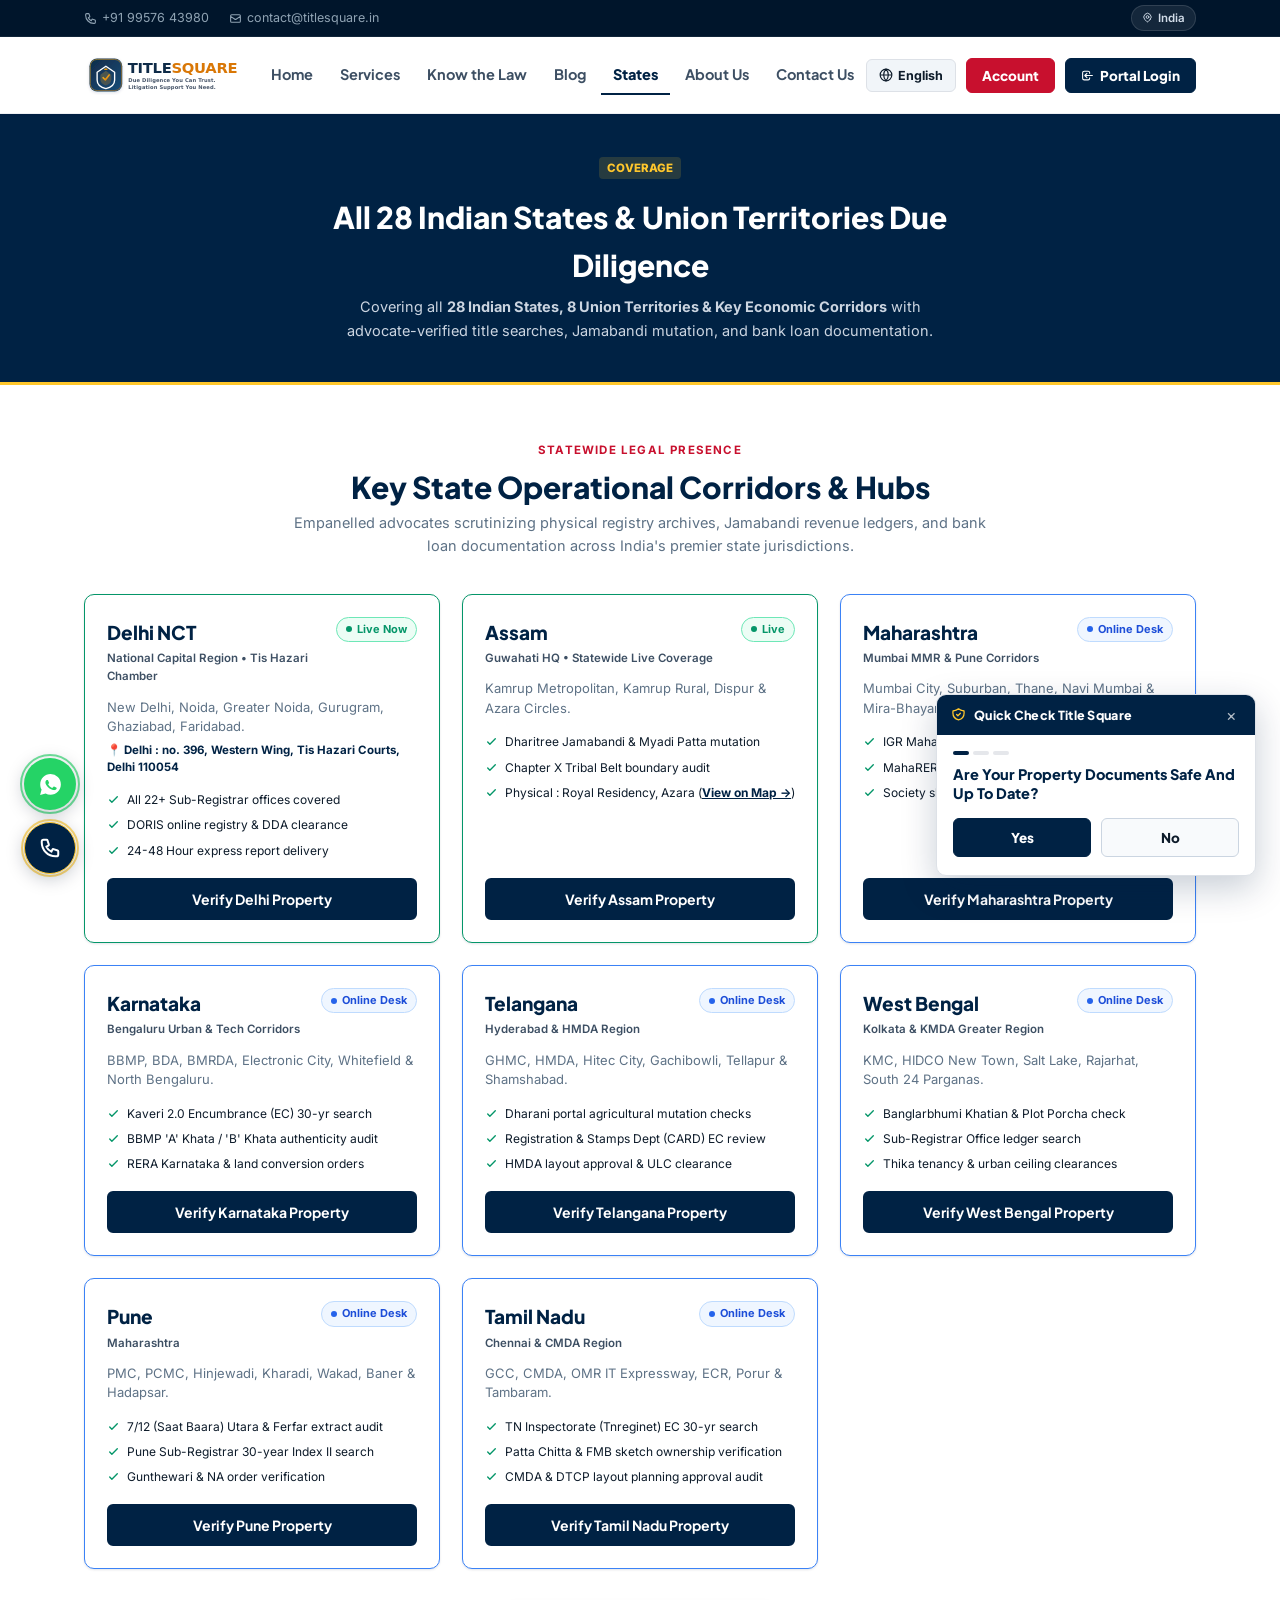
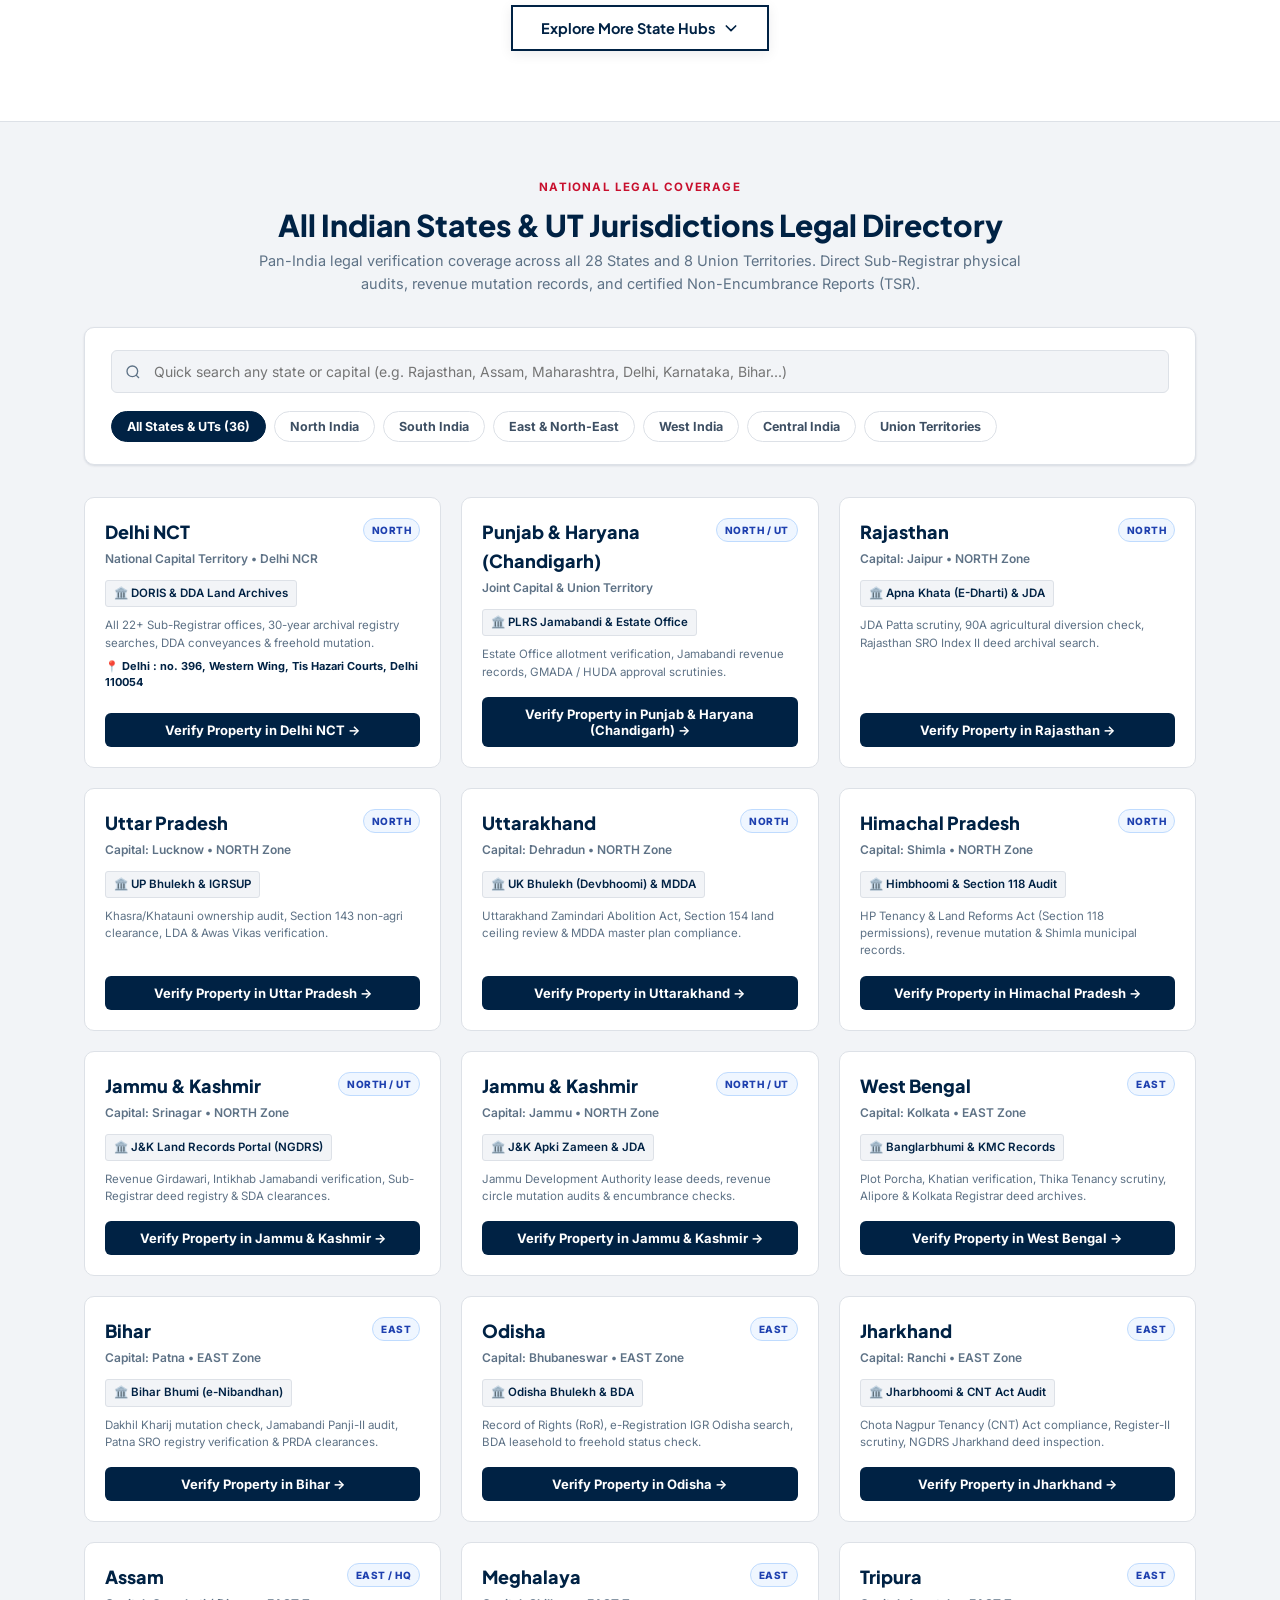
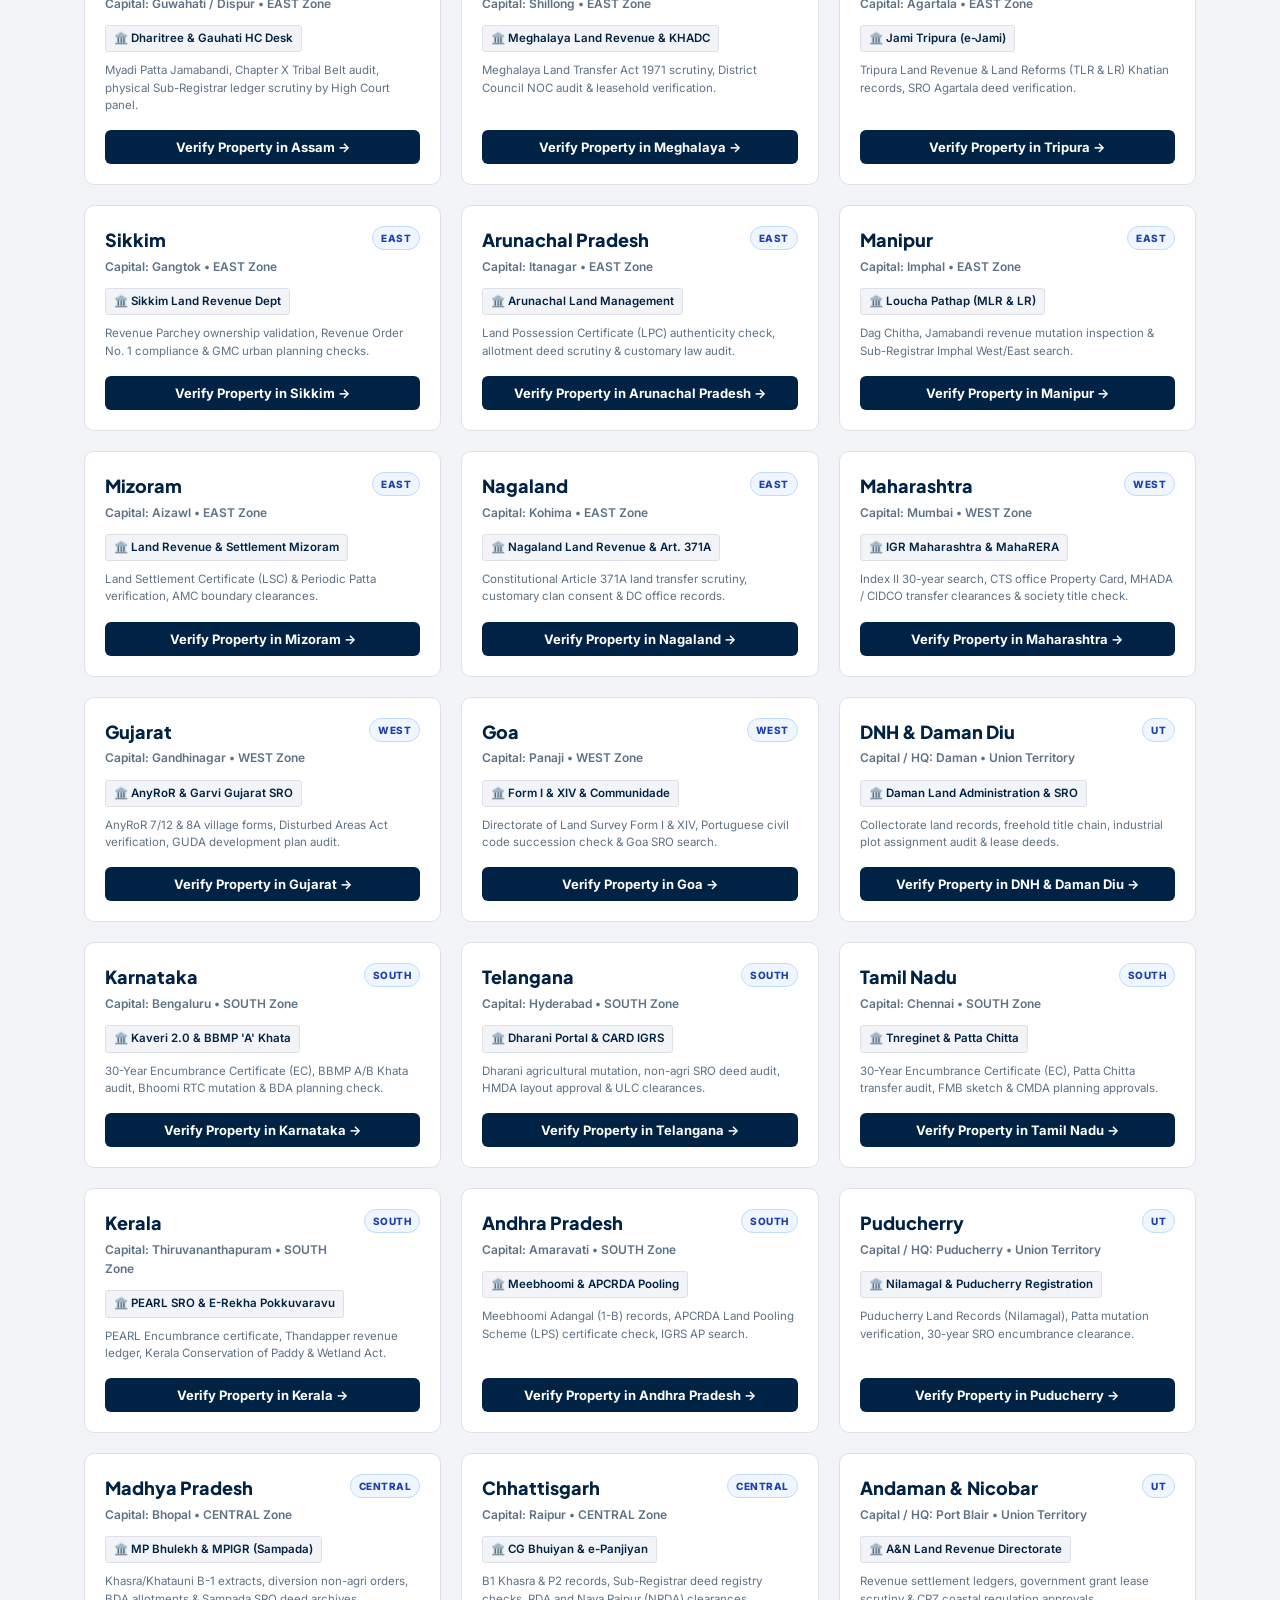
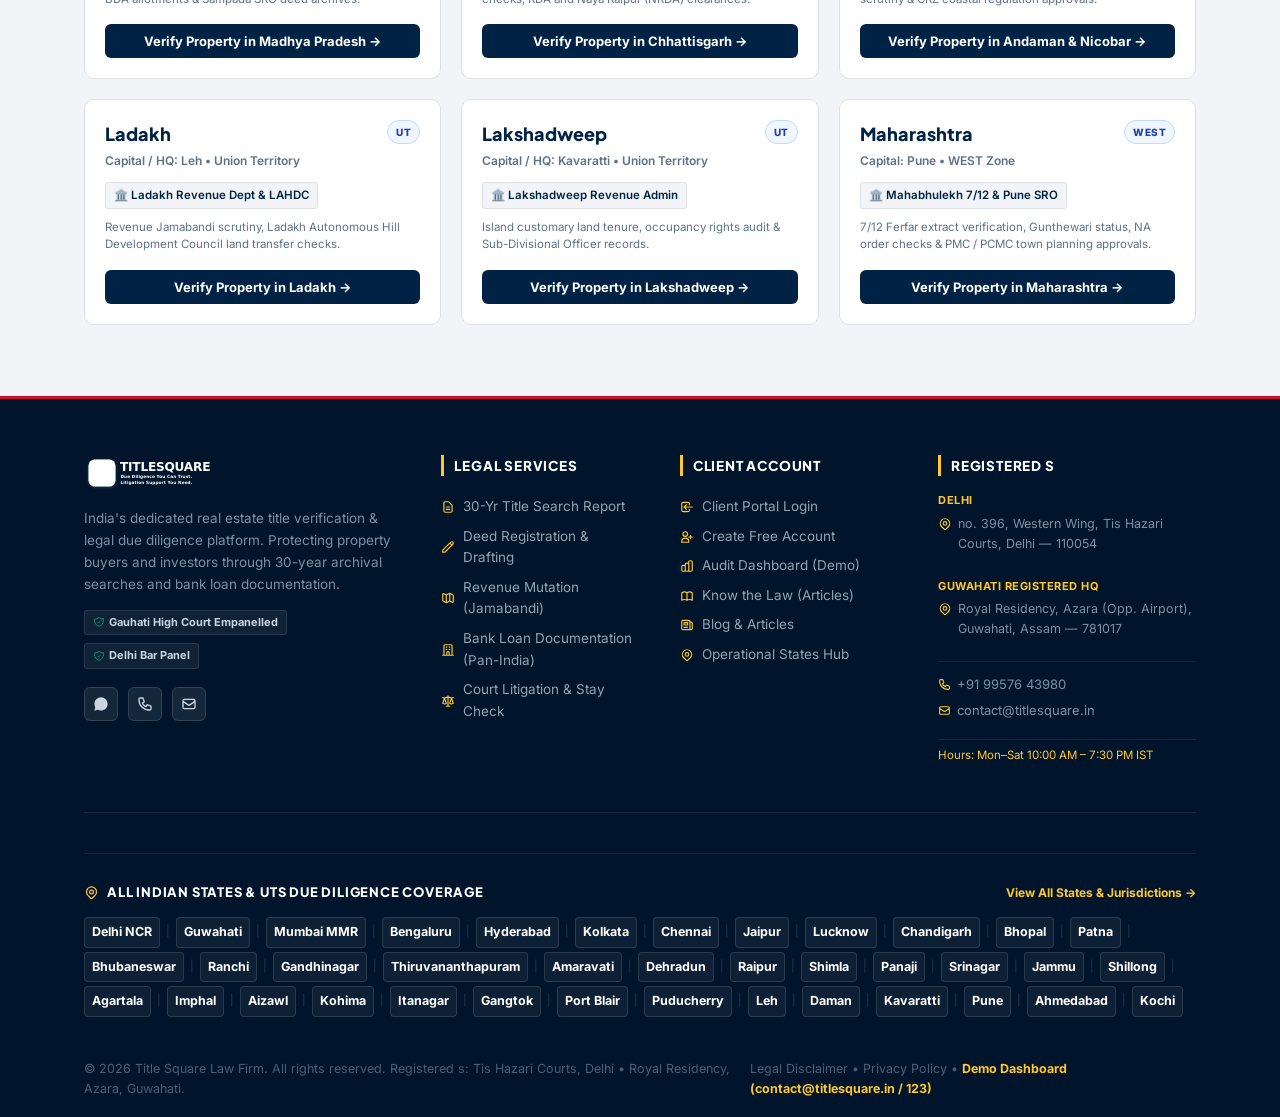
<file: cities.html>
<!DOCTYPE html>
<html lang="en">
<head>
  <meta charset="UTF-8">
  <meta name="viewport" content="width=device-width, initial-scale=1.0">
  <title>Operational States &amp; Jurisdictions — Title Square</title>
  <meta http-equiv="refresh" content="0; url=states.html">
  <link rel="canonical" href="states.html">
  <script>window.location.replace('states.html' + window.location.hash);</script>
  <meta name="description" content="Pan-India legal title verification, Jamabandi mutation checks, and Sub-Registrar deed audits across all 28 Indian States and 8 Union Territories.">
  <link rel="icon" type="image/svg+xml" href="assets/logo.svg">

  <link rel="stylesheet" href="css/style.css">
  <link rel="stylesheet" href="css/components.css">
  <link rel="stylesheet" href="css/responsive.css">
</head>
<body>

    <!-- Top Utility Bar -->
  <div class="top-bar">
    <div class="container">
      <div class="top-bar-left">
        <a href="tel:+919957643980">
          <svg width="13" height="13" fill="none" stroke="currentColor" stroke-width="2" viewBox="0 0 24 24"><path stroke-linecap="round" stroke-linejoin="round" d="M3 5a2 2 0 012-2h3.28a1 1 0 01.948.684l1.498 4.493a1 1 0 01-.502 1.21l-2.257 1.13a11.042 11.042 0 005.516 5.516l1.13-2.257a1 1 0 011.21-.502l4.493 1.498a1 1 0 01.684.949V19a2 2 0 01-2 2h-1C9.716 21 3 14.284 3 6V5z"/></svg>
          <span data-i18n="top.call">+91 99576 43980</span>
        </a>
        <a href="mailto:contact@titlesquare.in">
          <svg width="13" height="13" fill="none" stroke="currentColor" stroke-width="2" viewBox="0 0 24 24"><path stroke-linecap="round" stroke-linejoin="round" d="M3 8l7.89 5.26a2 2 0 002.22 0L21 8M5 19h14a2 2 0 002-2V7a2 2 0 00-2-2H5a2 2 0 00-2 2v10a2 2 0 002 2z"/></svg>
          contact@titlesquare.in
        </a>
      </div>
      <div class="top-bar-right">
        <span class="top-bar-city-pill">
          <svg width="11" height="11" fill="none" stroke="currentColor" stroke-width="2" viewBox="0 0 24 24"><path stroke-linecap="round" stroke-linejoin="round" d="M17.657 16.657L13.414 20.9a1.998 1.998 0 01-2.827 0l-4.244-4.243a8 8 0 1111.314 0z"/><path stroke-linecap="round" stroke-linejoin="round" d="M15 11a3 3 0 11-6 0 3 3 0 016 0z"/></svg>
          <span data-i18n="top.cities">India</span>
        </span>
      </div>
    </div>
  </div>

  <!-- Header -->
  <header class="site-header">
    <div class="container nav-container">
      <a href="index.html">
        <img src="assets/logo.svg" alt="Title Square" class="brand-logo-img">
      </a>
      <nav class="nav-menu" id="navMenu">
        <div class="mobile-drawer-header">
          <div class="drawer-header-left">
            <img src="assets/logo.svg" alt="Title Square" class="brand-logo-img" style="height: 30px;">
            <span class="drawer-verified-tag">
              <svg width="10" height="10" viewBox="0 0 24 24" fill="currentColor"><path d="M12 2L4 5v6.09c0 5.05 3.41 9.76 8 10.91 4.59-1.15 8-5.86 8-10.91V5l-8-3zm-1 14.5l-3.5-3.5 1.41-1.41L11 13.67l5.59-5.59L18 9.5l-7 7z"/></svg>
              High Court Verified
            </span>
          </div>
          <button type="button" class="mobile-drawer-close" id="mobileDrawerClose" aria-label="Close Menu">&times;</button>
        </div>

        <div class="drawer-consult-card">
          <div class="dcc-top">
            <div class="dcc-badge">
              <span class="dcc-badge-pulse"></span>
              Free Quick Check
            </div>
            <span class="dcc-deliv">24-48 Hr Express</span>
          </div>
          <div class="dcc-title">Instant Jamabandi &amp; Title Check</div>
          <p class="dcc-desc">Direct Sub-Registrar &amp; revenue circle scrutiny before property deals.</p>
          <button type="button" class="dcc-btn open-modal-trigger">
            <span>Check My Property Now</span>
            <svg width="13" height="13" fill="none" stroke="currentColor" stroke-width="2.2" viewBox="0 0 24 24"><path stroke-linecap="round" stroke-linejoin="round" d="M9 5l7 7-7 7"/></svg>
          </button>
        </div>

        <div class="drawer-section-label">Navigation Menu</div>
        <div class="mobile-drawer-links">
          <a href="index.html" class="nav-link">
            <span class="nav-link-icon-wrap">
              <svg width="17" height="17" fill="none" stroke="currentColor" stroke-width="2" viewBox="0 0 24 24"><path stroke-linecap="round" stroke-linejoin="round" d="M3 12l2-2m0 0l7-7 7 7M5 10v10a1 1 0 001 1h3m10-11l2 2m-2-2v10a1 1 0 01-1 1h-3m-6 0a1 1 0 001-1v-4a1 1 0 011-1h2a1 1 0 011 1v4a1 1 0 001 1m-6 0h6"/></svg>
            </span>
            <span class="nav-link-content">
              <span class="nav-link-title" data-i18n="nav.home">Home</span>
              <span class="nav-link-sub">Overview &amp; verified search</span>
            </span>
            <svg class="nav-chevron" width="14" height="14" fill="none" stroke="currentColor" stroke-width="2.2" viewBox="0 0 24 24"><path stroke-linecap="round" stroke-linejoin="round" d="M9 18l6-6-6-6"/></svg>
          </a>

          <a href="services.html" class="nav-link">
            <span class="nav-link-icon-wrap">
              <svg width="17" height="17" fill="none" stroke="currentColor" stroke-width="2" viewBox="0 0 24 24"><path stroke-linecap="round" stroke-linejoin="round" d="M9 12l2 2 4-4m5.618-4.016A11.955 11.955 0 0112 2.944a11.955 11.955 0 01-8.618 3.04A12.02 12.02 0 003 9c0 5.591 3.824 10.29 9 11.622 5.176-1.332 9-6.03 9-11.622 0-1.042-.133-2.052-.382-3.016z"/></svg>
            </span>
            <span class="nav-link-content">
              <span class="nav-link-title" data-i18n="nav.services">Services</span>
              <span class="nav-link-sub">30-Year Title Search &amp; Mutation</span>
            </span>
            <span class="drawer-badge badge-pop">Popular</span>
            <svg class="nav-chevron" width="14" height="14" fill="none" stroke="currentColor" stroke-width="2.2" viewBox="0 0 24 24"><path stroke-linecap="round" stroke-linejoin="round" d="M9 18l6-6-6-6"/></svg>
          </a>

          <a href="know-the-law.html" class="nav-link">
            <span class="nav-link-icon-wrap">
              <svg width="17" height="17" fill="none" stroke="currentColor" stroke-width="2" viewBox="0 0 24 24"><path stroke-linecap="round" stroke-linejoin="round" d="M12 6.253v13m0-13C10.832 5.477 9.246 5 7.5 5S4.168 5.477 3 6.253v13C4.168 18.477 5.754 18 7.5 18s3.332.477 4.5 1.253m0-13C13.168 5.477 14.754 5 16.5 5c1.747 0 3.332.477 4.5 1.253v13C19.832 18.477 18.247 18 16.5 18c-1.746 0-3.332.477-4.5 1.253"/></svg>
            </span>
            <span class="nav-link-content">
              <span class="nav-link-title" data-i18n="nav.knowLaw">Know the Law</span>
              <span class="nav-link-sub">Assam &amp; Delhi Property Acts</span>
            </span>
            <span class="drawer-badge badge-legal">Guides</span>
            <svg class="nav-chevron" width="14" height="14" fill="none" stroke="currentColor" stroke-width="2.2" viewBox="0 0 24 24"><path stroke-linecap="round" stroke-linejoin="round" d="M9 18l6-6-6-6"/></svg>
          </a>

          <a href="blog.html" class="nav-link">
            <span class="nav-link-icon-wrap">
              <svg width="17" height="17" fill="none" stroke="currentColor" stroke-width="2" viewBox="0 0 24 24"><path stroke-linecap="round" stroke-linejoin="round" d="M19 20H5a2 2 0 01-2-2V6a2 2 0 012-2h10a2 2 0 012 2v1m2 13a2 2 0 01-2-2V7m2 13a2 2 0 002-2V9a2 2 0 00-2-2h-2m-4-3H9M7 16h6M7 8h6v4H7V8z"/></svg>
            </span>
            <span class="nav-link-content">
              <span class="nav-link-title" data-i18n="nav.blog">Blog</span>
              <span class="nav-link-sub">Legal Gazette &amp; Articles</span>
            </span>
            <span class="drawer-badge badge-legal">Gazette</span>
            <svg class="nav-chevron" width="14" height="14" fill="none" stroke="currentColor" stroke-width="2.2" viewBox="0 0 24 24"><path stroke-linecap="round" stroke-linejoin="round" d="M9 18l6-6-6-6"/></svg>
          </a>

          <a href="cities.html" class="nav-link active">
            <span class="nav-link-icon-wrap">
              <svg width="17" height="17" fill="none" stroke="currentColor" stroke-width="2" viewBox="0 0 24 24"><path stroke-linecap="round" stroke-linejoin="round" d="M17.657 16.657L13.414 20.9a1.998 1.998 0 01-2.827 0l-4.244-4.243a8 8 0 1111.314 0z"/><path stroke-linecap="round" stroke-linejoin="round" d="M15 11a3 3 0 11-6 0 3 3 0 016 0z"/></svg>
            </span>
            <span class="nav-link-content">
              <span class="nav-link-title" data-i18n="nav.cities">Cities</span>
              <span class="nav-link-sub">Pan-India Operational Jurisdictions</span>
            </span>
            <svg class="nav-chevron" width="14" height="14" fill="none" stroke="currentColor" stroke-width="2.2" viewBox="0 0 24 24"><path stroke-linecap="round" stroke-linejoin="round" d="M9 18l6-6-6-6"/></svg>
          </a>

          <a href="about-us.html" class="nav-link">
            <span class="nav-link-icon-wrap">
              <svg width="17" height="17" fill="none" stroke="currentColor" stroke-width="2" viewBox="0 0 24 24"><path stroke-linecap="round" stroke-linejoin="round" d="M19 21V5a2 2 0 00-2-2H7a2 2 0 00-2 2v16m14 0h2m-2 0h-5m-9 0H3m2 0h5M9 7h1m-1 4h1m4-4h1m-1 4h1m-5 10v-5a1 1 0 011-1h2a1 1 0 011 1v5m-4 0h4"/></svg>
            </span>
            <span class="nav-link-content">
              <span class="nav-link-title" data-i18n="nav.about">About Us</span>
              <span class="nav-link-sub">High Court Advocates &amp;  Team</span>
            </span>
            <svg class="nav-chevron" width="14" height="14" fill="none" stroke="currentColor" stroke-width="2.2" viewBox="0 0 24 24"><path stroke-linecap="round" stroke-linejoin="round" d="M9 18l6-6-6-6"/></svg>
          </a>

          <a href="contact-us.html" class="nav-link">
            <span class="nav-link-icon-wrap">
              <svg width="17" height="17" fill="none" stroke="currentColor" stroke-width="2" viewBox="0 0 24 24"><path stroke-linecap="round" stroke-linejoin="round" d="M3 5a2 2 0 012-2h3.28a1 1 0 01.948.684l1.498 4.493a1 1 0 01-.502 1.21l-2.257 1.13a11.042 11.042 0 005.516 5.516l1.13-2.257a1 1 0 011.21-.502l4.493 1.498a1 1 0 01.684.949V19a2 2 0 01-2 2h-1C9.716 21 3 14.284 3 6V5z"/></svg>
            </span>
            <span class="nav-link-content">
              <span class="nav-link-title" data-i18n="nav.contact">Contact Us</span>
              <span class="nav-link-sub"> Visits &amp; Direct Line</span>
            </span>
            <svg class="nav-chevron" width="14" height="14" fill="none" stroke="currentColor" stroke-width="2.2" viewBox="0 0 24 24"><path stroke-linecap="round" stroke-linejoin="round" d="M9 18l6-6-6-6"/></svg>
          </a>
        </div>

        <div class="drawer-section-label">Quick Legal Utilities</div>
        <div class="drawer-quick-grid">
          <a href="javascript:void(0)" class="drawer-quick-tile open-modal-trigger" data-city="Guwahati">
            <div class="dqt-icon-box dqt-icon-green">
              <svg width="17" height="17" fill="none" stroke="currentColor" stroke-width="2" viewBox="0 0 24 24"><path stroke-linecap="round" stroke-linejoin="round" d="M9 12h6m-6 4h6m2 5H7a2 2 0 01-2-2V5a2 2 0 012-2h5.586a1 1 0 01.707.293l5.414 5.414a1 1 0 01.293.707V19a2 2 0 01-2 2z"/></svg>
            </div>
            <div class="dqt-text">
              <span class="dqt-label">Jamabandi</span>
              <span class="dqt-sub">Revenue Patta</span>
            </div>
          </a>

          <a href="javascript:void(0)" class="drawer-quick-tile open-modal-trigger" data-city="Delhi NCR">
            <div class="dqt-icon-box dqt-icon-navy">
              <svg width="17" height="17" fill="none" stroke="currentColor" stroke-width="2" viewBox="0 0 24 24"><path stroke-linecap="round" stroke-linejoin="round" d="M21 21l-6-6m2-5a7 7 0 11-14 0 7 7 0 0114 0z"/></svg>
            </div>
            <div class="dqt-text">
              <span class="dqt-label">Title Search</span>
              <span class="dqt-sub">30-Yr Archival</span>
            </div>
          </a>

          <a href="https://wa.me/919957643980?text=Hello%20Title%20Square%20Legal%20Team,%20I%20need%20property%20due%20diligence%20assistance." target="_blank" rel="noopener" class="drawer-quick-tile">
            <div class="dqt-icon-box dqt-icon-wa">
              <svg width="17" height="17" fill="currentColor" viewBox="0 0 24 24"><path d="M12.04 2c-5.46 0-9.91 4.45-9.91 9.91 0 1.75.46 3.45 1.32 4.95L2.05 22l5.25-1.38c1.45.79 3.08 1.21 4.74 1.21 5.46 0 9.91-4.45 9.91-9.91 0-2.65-1.03-5.14-2.9-7.01A9.816 9.816 0 0012.04 2zm5.79 14.07c-.24.68-1.4 1.26-1.95 1.32-.51.06-1.17.09-3.37-.8-2.58-1.04-4.22-3.66-4.35-3.83-.13-.17-1.03-1.37-1.03-2.62 0-1.25.65-1.86.88-2.11.23-.25.5-.32.67-.32.17 0 .34 0 .49.01.15.01.37-.06.58.44.22.52.74 1.82.81 1.95.07.13.11.29.02.46-.09.18-.14.28-.27.44-.13.16-.28.36-.4.49-.13.13-.27.27-.12.52.16.25.7 1.15 1.5 1.86 1.03.92 1.9 1.2 2.16 1.33.27.13.42.11.58-.07.16-.18.68-.79.86-1.06.18-.27.37-.23.62-.14.25.09 1.58.74 1.85.88.27.14.45.2.52.31.06.12.06.68-.18 1.36z"/></svg>
            </div>
            <div class="dqt-text">
              <span class="dqt-label">WhatsApp</span>
              <span class="dqt-sub">Advocate Desk</span>
            </div>
          </a>

          <a href="tel:+919957643980" class="drawer-quick-tile">
            <div class="dqt-icon-box dqt-icon-amber">
              <svg width="17" height="17" fill="none" stroke="currentColor" stroke-width="2" viewBox="0 0 24 24"><path stroke-linecap="round" stroke-linejoin="round" d="M3 5a2 2 0 012-2h3.28a1 1 0 01.948.684l1.498 4.493a1 1 0 01-.502 1.21l-2.257 1.13a11.042 11.042 0 005.516 5.516l1.13-2.257a1 1 0 011.21-.502l4.493 1.498a1 1 0 01.684.949V19a2 2 0 01-2 2h-1C9.716 21 3 14.284 3 6V5z"/></svg>
            </div>
            <div class="dqt-text">
              <span class="dqt-label">Helpline</span>
              <span class="dqt-sub">+91 99576 43980</span>
            </div>
          </a>
        </div>

        <div class="mobile-drawer-actions">
          <button type="button" class="btn-auth-red open-auth-btn" data-tab="register" style="width: 100%; justify-content: center; padding: 11.5px; margin-bottom: 8px;">
            <svg width="14" height="14" fill="none" stroke="currentColor" stroke-width="2" viewBox="0 0 24 24"><path stroke-linecap="round" stroke-linejoin="round" d="M16 7a4 4 0 11-8 0 4 4 0 018 0zM12 14a7 7 0 00-7 7h14a7 7 0 00-7-7z"/></svg>
            <span data-i18n="nav.account">Account</span>
          </button>
          <button type="button" class="btn-auth-navy open-auth-btn" data-tab="login" style="width: 100%; justify-content: center; padding: 11px; margin-bottom: 8px;">
            <svg width="14" height="14" fill="none" stroke="currentColor" stroke-width="2" viewBox="0 0 24 24"><path stroke-linecap="round" stroke-linejoin="round" d="M11 16l-4-4m0 0l4-4m-4 4h14m-5 4v1a3 3 0 01-3 3H6a3 3 0 01-3-3V7a3 3 0 013-3h7a3 3 0 013 3v1"/></svg>
            <span data-i18n="nav.portalLogin">Client Portal Login</span>
          </button>

          <div class="drawer--info">
            <div class="dci-hours">
              <span class="dci-dot"></span>
              <span> Hours: Mon–Sat 10:00 AM – 7:30 PM</span>
            </div>
            <div class="dci-loc">
              <svg width="12" height="12" fill="none" stroke="currentColor" stroke-width="2" viewBox="0 0 24 24"><path stroke-linecap="round" stroke-linejoin="round" d="M17.657 16.657L13.414 20.9a1.998 1.998 0 01-2.827 0l-4.244-4.243a8 8 0 1111.314 0z"/><path stroke-linecap="round" stroke-linejoin="round" d="M15 11a3 3 0 11-6 0 3 3 0 016 0z"/></svg>
              <span>Tis Hazari Courts, Delhi &bull; Royal Residency, Guwahati</span>
            </div>
          </div>
        </div>
      </nav>
      <div class="nav-actions">
        <button type="button" class="btn-lang" title="Language selection">
          <svg width="14" height="14" viewBox="0 0 24 24" fill="none" stroke="currentColor" stroke-width="2"><circle cx="12" cy="12" r="10"/><path d="M2 12h20M12 2a15.3 15.3 0 014 10 15.3 15.3 0 01-4 10 15.3 15.3 0 01-4-10 15.3 15.3 0 014-10z"/></svg>
          English
        </button>
        <button type="button" class="btn-auth-red open-auth-btn" data-tab="register" onclick="openAuth('register')">
          <svg width="14" height="14" fill="none" stroke="currentColor" stroke-width="2" viewBox="0 0 24 24"><path stroke-linecap="round" stroke-linejoin="round" d="M16 7a4 4 0 11-8 0 4 4 0 018 0zM12 14a7 7 0 00-7 7h14a7 7 0 00-7-7z"/></svg>
          <span data-i18n="nav.account">Account</span>
        </button>
        <button type="button" class="btn-auth-navy open-auth-btn" data-tab="login" onclick="openAuth('login')">
          <svg width="13" height="13" fill="none" stroke="currentColor" stroke-width="2" viewBox="0 0 24 24"><path stroke-linecap="round" stroke-linejoin="round" d="M11 16l-4-4m0 0l4-4m-4 4h14m-5 4v1a3 3 0 01-3 3H6a3 3 0 01-3-3V7a3 3 0 013-3h7a3 3 0 013 3v1"/></svg>
          <span data-i18n="nav.portalLogin">Portal Login</span>
        </button>
        <button class="mobile-toggle-btn" id="mobileToggleBtn" aria-label="Toggle Navigation">
          <svg width="22" height="22" fill="none" stroke="currentColor" stroke-width="2" viewBox="0 0 24 24"><path stroke-linecap="round" stroke-linejoin="round" d="M4 6h16M4 12h16M4 18h16"/></svg>
        </button>
      </div>
    </div>
  </header>

  <!-- Banner -->
  <section style="background: var(--navy); padding: 40px 0; color: #fff; text-align: center; border-bottom: 3px solid var(--gold);">
    <div class="container" style="max-width: 680px;">
      <span style="display: inline-block; background: rgba(255, 199, 44, 0.15); color: var(--gold); font-size: 11.5px; font-weight: 800; padding: 2px 8px; border-radius: 4px; text-transform: uppercase; margin-bottom: 8px;">Coverage</span>
      <h1 style="font-family: var(--font-h); font-size: 30px; font-weight: 800; margin: 6px 0;">
        All State Capitals &amp; Metro Cities Across India
      </h1>
      <p style="color: #cbd5e1; font-size: 14.5px;">
        Covering all <strong>28 State Capitals, Union Territories &amp; Key Metro Corridors</strong> with advocate-verified title searches, Jamabandi mutation, and bank loan documentation.
      </p>
    </div>
  </section>

  <!-- METRO CITIES COVERAGE SECTION -->
  <section style="padding: 56px 0 70px; background: #ffffff;">
    <div class="container">
      <div class="section-title-wrap" style="text-align: center; max-width: 720px; margin: 0 auto 36px;">
        <span class="section-label">Pan-India Coverage</span>
        <h2 class="section-heading">Metro &amp; Capital Real Estate Due Diligence</h2>
        <p style="color: var(--text-muted); font-size: 14.5px; margin-top: 6px;">
          Empanelled advocates scrutinizing physical registry archives, Jamabandi revenue ledgers, and bank loan documentation across India's premier metropolitan corridors.
        </p>
      </div>

      <div class="metro-cities-unified-grid" id="metroCitiesGrid">

        <!-- 1. Delhi NCR (Live) -->
        <div class="metro-city-card metro-city-card--live">
          <div>
            <div class="metro-city-card-header">
              <div>
                <h3 class="metro-city-card-title">Delhi NCR</h3>
                <span class="metro-city-card-state">National Capital Region</span>
              </div>
              <span class="badge-active-hub">Live Now</span>
            </div>
            <p class="metro-city-card-desc">
              New Delhi, Noida, Greater Noida, Gurugram, Ghaziabad, Faridabad.
              <span style="display: block; margin-top: 5px; font-size: 11.5px; color: var(--navy); font-weight: 700;">📍 Delhi :  no. 396, Western Wing, Tis Hazari Courts, Delhi 110054</span>
            </p>
            <ul class="metro-city-card-features">
              <li>
                <svg width="13" height="13" fill="none" stroke="currentColor" stroke-width="2.5" viewBox="0 0 24 24"><path stroke-linecap="round" stroke-linejoin="round" d="M5 13l4 4L19 7"/></svg>
                <span>All 22+ Sub-Registrar offices covered</span>
              </li>
              <li>
                <svg width="13" height="13" fill="none" stroke="currentColor" stroke-width="2.5" viewBox="0 0 24 24"><path stroke-linecap="round" stroke-linejoin="round" d="M5 13l4 4L19 7"/></svg>
                <span>DORIS online registry &amp; DDA clearance</span>
              </li>
              <li>
                <svg width="13" height="13" fill="none" stroke="currentColor" stroke-width="2.5" viewBox="0 0 24 24"><path stroke-linecap="round" stroke-linejoin="round" d="M5 13l4 4L19 7"/></svg>
                <span>24-48 Hour express report delivery</span>
              </li>
            </ul>
          </div>
          <div class="metro-city-card-action">
            <button class="btn btn-navy open-modal-trigger" style="width: 100%;">Verify Delhi Property</button>
          </div>
        </div>

        <!-- 2. Guwahati (Live ) -->
        <div class="metro-city-card metro-city-card--live">
          <div>
            <div class="metro-city-card-header">
              <div>
                <h3 class="metro-city-card-title">Guwahati</h3>
                <span class="metro-city-card-state">Assam (Headquarters )</span>
              </div>
              <span class="badge-active-hub">Live </span>
            </div>
            <p class="metro-city-card-desc">
              Kamrup Metropolitan, Kamrup Rural, Dispur &amp; Azara Circles.
            </p>
            <ul class="metro-city-card-features">
              <li>
                <svg width="13" height="13" fill="none" stroke="currentColor" stroke-width="2.5" viewBox="0 0 24 24"><path stroke-linecap="round" stroke-linejoin="round" d="M5 13l4 4L19 7"/></svg>
                <span>Dharitree Jamabandi &amp; Myadi Patta mutation</span>
              </li>
              <li>
                <svg width="13" height="13" fill="none" stroke="currentColor" stroke-width="2.5" viewBox="0 0 24 24"><path stroke-linecap="round" stroke-linejoin="round" d="M5 13l4 4L19 7"/></svg>
                <span>Chapter X Tribal Belt boundary audit</span>
              </li>
              <li>
                <svg width="13" height="13" fill="none" stroke="currentColor" stroke-width="2.5" viewBox="0 0 24 24"><path stroke-linecap="round" stroke-linejoin="round" d="M5 13l4 4L19 7"/></svg>
                <span>Physical : Royal Residency, Azara (<a href="contact-us.html#-map" style="color: var(--navy); font-weight: 700; text-decoration: underline;">View on Map &rarr;</a>)</span>
              </li>
            </ul>
          </div>
          <div class="metro-city-card-action">
            <button class="btn btn-navy open-modal-trigger" style="width: 100%;">Verify Guwahati Property</button>
          </div>
        </div>

        <!-- 3. Mumbai (Expanded Desk) -->
        <div class="metro-city-card metro-city-card--expanded">
          <div>
            <div class="metro-city-card-header">
              <div>
                <h3 class="metro-city-card-title">Mumbai MMR</h3>
                <span class="metro-city-card-state">Maharashtra</span>
              </div>
              <span class="badge-expanded-hub">Online Desk</span>
            </div>
            <p class="metro-city-card-desc">
              Mumbai City, Suburban, Thane, Navi Mumbai &amp; Mira-Bhayandar.
            </p>
            <ul class="metro-city-card-features">
              <li>
                <svg width="13" height="13" fill="none" stroke="currentColor" stroke-width="2.5" viewBox="0 0 24 24"><path stroke-linecap="round" stroke-linejoin="round" d="M5 13l4 4L19 7"/></svg>
                <span>IGR Maharashtra e-Search &amp; Index II audit</span>
              </li>
              <li>
                <svg width="13" height="13" fill="none" stroke="currentColor" stroke-width="2.5" viewBox="0 0 24 24"><path stroke-linecap="round" stroke-linejoin="round" d="M5 13l4 4L19 7"/></svg>
                <span>MahaRERA litigation &amp; MHADA clearance</span>
              </li>
              <li>
                <svg width="13" height="13" fill="none" stroke="currentColor" stroke-width="2.5" viewBox="0 0 24 24"><path stroke-linecap="round" stroke-linejoin="round" d="M5 13l4 4L19 7"/></svg>
                <span>Society share certificate chain verification</span>
              </li>
            </ul>
          </div>
          <div class="metro-city-card-action">
            <button class="btn btn-navy open-modal-trigger" style="width: 100%;">Verify Mumbai Property</button>
          </div>
        </div>

        <!-- 4. Bengaluru (Expanded Desk) -->
        <div class="metro-city-card metro-city-card--expanded">
          <div>
            <div class="metro-city-card-header">
              <div>
                <h3 class="metro-city-card-title">Bengaluru</h3>
                <span class="metro-city-card-state">Karnataka</span>
              </div>
              <span class="badge-expanded-hub">Online Desk</span>
            </div>
            <p class="metro-city-card-desc">
              BBMP, BDA, BMRDA, Electronic City, Whitefield &amp; North Bengaluru.
            </p>
            <ul class="metro-city-card-features">
              <li>
                <svg width="13" height="13" fill="none" stroke="currentColor" stroke-width="2.5" viewBox="0 0 24 24"><path stroke-linecap="round" stroke-linejoin="round" d="M5 13l4 4L19 7"/></svg>
                <span>Kaveri 2.0 Encumbrance (EC) 30-yr search</span>
              </li>
              <li>
                <svg width="13" height="13" fill="none" stroke="currentColor" stroke-width="2.5" viewBox="0 0 24 24"><path stroke-linecap="round" stroke-linejoin="round" d="M5 13l4 4L19 7"/></svg>
                <span>BBMP 'A' Khata / 'B' Khata authenticity audit</span>
              </li>
              <li>
                <svg width="13" height="13" fill="none" stroke="currentColor" stroke-width="2.5" viewBox="0 0 24 24"><path stroke-linecap="round" stroke-linejoin="round" d="M5 13l4 4L19 7"/></svg>
                <span>RERA Karnataka &amp; land conversion orders</span>
              </li>
            </ul>
          </div>
          <div class="metro-city-card-action">
            <button class="btn btn-navy open-modal-trigger" style="width: 100%;">Verify Bengaluru Property</button>
          </div>
        </div>

        <!-- 5. Hyderabad (Online Desk) -->
        <div class="metro-city-card metro-city-card--expanded">
          <div>
            <div class="metro-city-card-header">
              <div>
                <h3 class="metro-city-card-title">Hyderabad</h3>
                <span class="metro-city-card-state">Telangana</span>
              </div>
              <span class="badge-expanded-hub">Online Desk</span>
            </div>
            <p class="metro-city-card-desc">
              GHMC, HMDA, Hitec City, Gachibowli, Tellapur &amp; Shamshabad.
            </p>
            <ul class="metro-city-card-features">
              <li>
                <svg width="13" height="13" fill="none" stroke="currentColor" stroke-width="2.5" viewBox="0 0 24 24"><path stroke-linecap="round" stroke-linejoin="round" d="M5 13l4 4L19 7"/></svg>
                <span>Dharani portal agricultural mutation checks</span>
              </li>
              <li>
                <svg width="13" height="13" fill="none" stroke="currentColor" stroke-width="2.5" viewBox="0 0 24 24"><path stroke-linecap="round" stroke-linejoin="round" d="M5 13l4 4L19 7"/></svg>
                <span>Registration &amp; Stamps Dept (CARD) EC review</span>
              </li>
              <li>
                <svg width="13" height="13" fill="none" stroke="currentColor" stroke-width="2.5" viewBox="0 0 24 24"><path stroke-linecap="round" stroke-linejoin="round" d="M5 13l4 4L19 7"/></svg>
                <span>HMDA layout approval &amp; ULC clearance</span>
              </li>
            </ul>
          </div>
          <div class="metro-city-card-action">
            <button class="btn btn-navy open-modal-trigger" style="width: 100%;">Verify Hyderabad Property</button>
          </div>
        </div>

        <!-- 6. Kolkata (Online Desk) -->
        <div class="metro-city-card metro-city-card--expanded">
          <div>
            <div class="metro-city-card-header">
              <div>
                <h3 class="metro-city-card-title">Kolkata</h3>
                <span class="metro-city-card-state">West Bengal</span>
              </div>
              <span class="badge-expanded-hub">Online Desk</span>
            </div>
            <p class="metro-city-card-desc">
              KMC, HIDCO New Town, Salt Lake, Rajarhat, South 24 Parganas.
            </p>
            <ul class="metro-city-card-features">
              <li>
                <svg width="13" height="13" fill="none" stroke="currentColor" stroke-width="2.5" viewBox="0 0 24 24"><path stroke-linecap="round" stroke-linejoin="round" d="M5 13l4 4L19 7"/></svg>
                <span>Banglarbhumi Khatian &amp; Plot Porcha check</span>
              </li>
              <li>
                <svg width="13" height="13" fill="none" stroke="currentColor" stroke-width="2.5" viewBox="0 0 24 24"><path stroke-linecap="round" stroke-linejoin="round" d="M5 13l4 4L19 7"/></svg>
                <span>Sub-Registrar Office ledger search</span>
              </li>
              <li>
                <svg width="13" height="13" fill="none" stroke="currentColor" stroke-width="2.5" viewBox="0 0 24 24"><path stroke-linecap="round" stroke-linejoin="round" d="M5 13l4 4L19 7"/></svg>
                <span>Thika tenancy &amp; urban ceiling clearances</span>
              </li>
            </ul>
          </div>
          <div class="metro-city-card-action">
            <button class="btn btn-navy open-modal-trigger" style="width: 100%;">Verify Kolkata Property</button>
          </div>
        </div>

        <!-- 7. Pune (Online Desk) -->
        <div class="metro-city-card metro-city-card--expanded">
          <div>
            <div class="metro-city-card-header">
              <div>
                <h3 class="metro-city-card-title">Pune</h3>
                <span class="metro-city-card-state">Maharashtra</span>
              </div>
              <span class="badge-expanded-hub">Online Desk</span>
            </div>
            <p class="metro-city-card-desc">
              PMC, PCMC, Hinjewadi, Kharadi, Wakad, Baner &amp; Hadapsar.
            </p>
            <ul class="metro-city-card-features">
              <li>
                <svg width="13" height="13" fill="none" stroke="currentColor" stroke-width="2.5" viewBox="0 0 24 24"><path stroke-linecap="round" stroke-linejoin="round" d="M5 13l4 4L19 7"/></svg>
                <span>7/12 (Saat Baara) Utara &amp; Ferfar extract audit</span>
              </li>
              <li>
                <svg width="13" height="13" fill="none" stroke="currentColor" stroke-width="2.5" viewBox="0 0 24 24"><path stroke-linecap="round" stroke-linejoin="round" d="M5 13l4 4L19 7"/></svg>
                <span>Pune Sub-Registrar 30-year Index II search</span>
              </li>
              <li>
                <svg width="13" height="13" fill="none" stroke="currentColor" stroke-width="2.5" viewBox="0 0 24 24"><path stroke-linecap="round" stroke-linejoin="round" d="M5 13l4 4L19 7"/></svg>
                <span>Gunthewari &amp; NA order verification</span>
              </li>
            </ul>
          </div>
          <div class="metro-city-card-action">
            <button class="btn btn-navy open-modal-trigger" style="width: 100%;">Verify Pune Property</button>
          </div>
        </div>

        <!-- 8. Chennai (Online Desk) -->
        <div class="metro-city-card metro-city-card--expanded">
          <div>
            <div class="metro-city-card-header">
              <div>
                <h3 class="metro-city-card-title">Chennai</h3>
                <span class="metro-city-card-state">Tamil Nadu</span>
              </div>
              <span class="badge-expanded-hub">Online Desk</span>
            </div>
            <p class="metro-city-card-desc">
              GCC, CMDA, OMR IT Expressway, ECR, Porur &amp; Tambaram.
            </p>
            <ul class="metro-city-card-features">
              <li>
                <svg width="13" height="13" fill="none" stroke="currentColor" stroke-width="2.5" viewBox="0 0 24 24"><path stroke-linecap="round" stroke-linejoin="round" d="M5 13l4 4L19 7"/></svg>
                <span>TN Inspectorate (Tnreginet) EC 30-yr search</span>
              </li>
              <li>
                <svg width="13" height="13" fill="none" stroke="currentColor" stroke-width="2.5" viewBox="0 0 24 24"><path stroke-linecap="round" stroke-linejoin="round" d="M5 13l4 4L19 7"/></svg>
                <span>Patta Chitta &amp; FMB sketch ownership verification</span>
              </li>
              <li>
                <svg width="13" height="13" fill="none" stroke="currentColor" stroke-width="2.5" viewBox="0 0 24 24"><path stroke-linecap="round" stroke-linejoin="round" d="M5 13l4 4L19 7"/></svg>
                <span>CMDA &amp; DTCP layout planning approval audit</span>
              </li>
            </ul>
          </div>
          <div class="metro-city-card-action">
            <button class="btn btn-navy open-modal-trigger" style="width: 100%;">Verify Chennai Property</button>
          </div>
        </div>

        <!-- ==============================================
             REST OF METRO CITIES (LOAD MORE - HIDDEN INITIALLY)
             ============================================== -->

        <!-- 9. Ahmedabad (Gujarat) -->
        <div class="metro-city-card metro-city-card--upcoming city-hidden" style="display: none;">
          <div>
            <div class="metro-city-card-header">
              <div>
                <h3 class="metro-city-card-title">Ahmedabad</h3>
                <span class="metro-city-card-state">Gujarat</span>
              </div>
              <span class="badge-soon-hub">Coming Soon</span>
            </div>
            <p class="metro-city-card-desc">
              AMC, AUDA, SG Highway, Bopal, Gift City &amp; Sanand.
            </p>
            <ul class="metro-city-card-features">
              <li>
                <svg width="13" height="13" fill="none" stroke="currentColor" stroke-width="2.5" viewBox="0 0 24 24"><path stroke-linecap="round" stroke-linejoin="round" d="M5 13l4 4L19 7"/></svg>
                <span>AnyRoR 7/12 &amp; 8A village form examination</span>
              </li>
              <li>
                <svg width="13" height="13" fill="none" stroke="currentColor" stroke-width="2.5" viewBox="0 0 24 24"><path stroke-linecap="round" stroke-linejoin="round" d="M5 13l4 4L19 7"/></svg>
                <span>Garvi Gujarat Sub-Registrar deed search</span>
              </li>
              <li>
                <svg width="13" height="13" fill="none" stroke="currentColor" stroke-width="2.5" viewBox="0 0 24 24"><path stroke-linecap="round" stroke-linejoin="round" d="M5 13l4 4L19 7"/></svg>
                <span>Disturbed Areas Act clearance checks</span>
              </li>
            </ul>
          </div>
          <div class="metro-city-card-action">
            <button class="btn btn-outline" style="width: 100%; font-size: 13px;" onclick="notifyCity('Ahmedabad')">Notify Me</button>
          </div>
        </div>

        <!-- 10. Chandigarh Tricity (Punjab & Haryana) -->
        <div class="metro-city-card metro-city-card--upcoming city-hidden" style="display: none;">
          <div>
            <div class="metro-city-card-header">
              <div>
                <h3 class="metro-city-card-title">Chandigarh Tricity</h3>
                <span class="metro-city-card-state">Chandigarh, Mohali &amp; Panchkula</span>
              </div>
              <span class="badge-soon-hub">Coming Soon</span>
            </div>
            <p class="metro-city-card-desc">
              GMADA, HUDA, Chandigarh Estate Office &amp; Zirakpur corridor.
            </p>
            <ul class="metro-city-card-features">
              <li>
                <svg width="13" height="13" fill="none" stroke="currentColor" stroke-width="2.5" viewBox="0 0 24 24"><path stroke-linecap="round" stroke-linejoin="round" d="M5 13l4 4L19 7"/></svg>
                <span>Jamabandi Punjab (PLRS) &amp; Jamabandi Haryana</span>
              </li>
              <li>
                <svg width="13" height="13" fill="none" stroke="currentColor" stroke-width="2.5" viewBox="0 0 24 24"><path stroke-linecap="round" stroke-linejoin="round" d="M5 13l4 4L19 7"/></svg>
                <span>Estate Office allotment deed &amp; NOC verification</span>
              </li>
              <li>
                <svg width="13" height="13" fill="none" stroke="currentColor" stroke-width="2.5" viewBox="0 0 24 24"><path stroke-linecap="round" stroke-linejoin="round" d="M5 13l4 4L19 7"/></svg>
                <span>GPA share transfer &amp; GPA sales scrutiny</span>
              </li>
            </ul>
          </div>
          <div class="metro-city-card-action">
            <button class="btn btn-outline" style="width: 100%; font-size: 13px;" onclick="notifyCity('Chandigarh')">Notify Me</button>
          </div>
        </div>

        <!-- 11. Jaipur (Rajasthan) -->
        <div class="metro-city-card metro-city-card--upcoming city-hidden" style="display: none;">
          <div>
            <div class="metro-city-card-header">
              <div>
                <h3 class="metro-city-card-title">Jaipur</h3>
                <span class="metro-city-card-state">Rajasthan</span>
              </div>
              <span class="badge-soon-hub">Coming Soon</span>
            </div>
            <p class="metro-city-card-desc">
              JDA, Housing Board, Mansarovar, Jagatpura &amp; Ajmer Road.
            </p>
            <ul class="metro-city-card-features">
              <li>
                <svg width="13" height="13" fill="none" stroke="currentColor" stroke-width="2.5" viewBox="0 0 24 24"><path stroke-linecap="round" stroke-linejoin="round" d="M5 13l4 4L19 7"/></svg>
                <span>Apna Khata (E-Dharti Rajasthan) Jamabandi audit</span>
              </li>
              <li>
                <svg width="13" height="13" fill="none" stroke="currentColor" stroke-width="2.5" viewBox="0 0 24 24"><path stroke-linecap="round" stroke-linejoin="round" d="M5 13l4 4L19 7"/></svg>
                <span>JDA Patta &amp; 90A Land Conversion Orders</span>
              </li>
              <li>
                <svg width="13" height="13" fill="none" stroke="currentColor" stroke-width="2.5" viewBox="0 0 24 24"><path stroke-linecap="round" stroke-linejoin="round" d="M5 13l4 4L19 7"/></svg>
                <span>Rajasthan SRO Index II deed archives</span>
              </li>
            </ul>
          </div>
          <div class="metro-city-card-action">
            <button class="btn btn-outline" style="width: 100%; font-size: 13px;" onclick="notifyCity('Jaipur')">Notify Me</button>
          </div>
        </div>

        <!-- 12. Lucknow (Uttar Pradesh) -->
        <div class="metro-city-card metro-city-card--upcoming city-hidden" style="display: none;">
          <div>
            <div class="metro-city-card-header">
              <div>
                <h3 class="metro-city-card-title">Lucknow</h3>
                <span class="metro-city-card-state">Uttar Pradesh</span>
              </div>
              <span class="badge-soon-hub">Coming Soon</span>
            </div>
            <p class="metro-city-card-desc">
              LDA, Awas Vikas, Gomti Nagar, Shaheed Path &amp; Amar Shaheed.
            </p>
            <ul class="metro-city-card-features">
              <li>
                <svg width="13" height="13" fill="none" stroke="currentColor" stroke-width="2.5" viewBox="0 0 24 24"><path stroke-linecap="round" stroke-linejoin="round" d="M5 13l4 4L19 7"/></svg>
                <span>UP Bhulekh Khasra &amp; Khatauni record check</span>
              </li>
              <li>
                <svg width="13" height="13" fill="none" stroke="currentColor" stroke-width="2.5" viewBox="0 0 24 24"><path stroke-linecap="round" stroke-linejoin="round" d="M5 13l4 4L19 7"/></svg>
                <span>IGRSUP online registry deed cross-verification</span>
              </li>
              <li>
                <svg width="13" height="13" fill="none" stroke="currentColor" stroke-width="2.5" viewBox="0 0 24 24"><path stroke-linecap="round" stroke-linejoin="round" d="M5 13l4 4L19 7"/></svg>
                <span>Section 143 non-agricultural conversion check</span>
              </li>
            </ul>
          </div>
          <div class="metro-city-card-action">
            <button class="btn btn-outline" style="width: 100%; font-size: 13px;" onclick="notifyCity('Lucknow')">Notify Me</button>
          </div>
        </div>

        <!-- 13. Kochi (Kerala) -->
        <div class="metro-city-card metro-city-card--upcoming city-hidden" style="display: none;">
          <div>
            <div class="metro-city-card-header">
              <div>
                <h3 class="metro-city-card-title">Kochi</h3>
                <span class="metro-city-card-state">Kerala</span>
              </div>
              <span class="badge-soon-hub">Coming Soon</span>
            </div>
            <p class="metro-city-card-desc">
              GCDA, Kakkanad InfoPark, Marine Drive, Edappally &amp; Aluva.
            </p>
            <ul class="metro-city-card-features">
              <li>
                <svg width="13" height="13" fill="none" stroke="currentColor" stroke-width="2.5" viewBox="0 0 24 24"><path stroke-linecap="round" stroke-linejoin="round" d="M5 13l4 4L19 7"/></svg>
                <span>Kerala Registration Dept (PEARL) EC check</span>
              </li>
              <li>
                <svg width="13" height="13" fill="none" stroke="currentColor" stroke-width="2.5" viewBox="0 0 24 24"><path stroke-linecap="round" stroke-linejoin="round" d="M5 13l4 4L19 7"/></svg>
                <span>E-Rekha land revenue Pokkuvaravu (Thandapper)</span>
              </li>
              <li>
                <svg width="13" height="13" fill="none" stroke="currentColor" stroke-width="2.5" viewBox="0 0 24 24"><path stroke-linecap="round" stroke-linejoin="round" d="M5 13l4 4L19 7"/></svg>
                <span>Kerala Conservation of Paddy Land &amp; Wetland Act</span>
              </li>
            </ul>
          </div>
          <div class="metro-city-card-action">
            <button class="btn btn-outline" style="width: 100%; font-size: 13px;" onclick="notifyCity('Kochi')">Notify Me</button>
          </div>
        </div>

      </div>

      <!-- Load More Button -->
      <div class="cities-load-more-wrap">
        <button type="button" class="btn-load-more-cities" id="loadMoreCitiesBtn">
          <span>Explore More Metro Cities (5 More)</span>
          <svg width="16" height="16" fill="none" stroke="currentColor" stroke-width="2.5" viewBox="0 0 24 24"><path stroke-linecap="round" stroke-linejoin="round" d="M19 9l-7 7-7-7"/></svg>
        </button>
      </div>

    </div>
  </section>

  <!-- ALL INDIAN STATE CAPITALS & UNION TERRITORIES DIRECTORY -->
  <section class="section-gray" id="capitals-directory" style="padding: 56px 0 70px; border-top: 1px solid var(--border);">
    <div class="container">
      <div class="section-title-wrap" style="text-align: center; max-width: 780px; margin: 0 auto 32px;">
        <span class="section-label">National Legal Coverage</span>
        <h2 class="section-heading">All Indian State &amp; UT Capitals Due Diligence Directory</h2>
        <p style="color: var(--text-muted); font-size: 14.5px; margin-top: 6px;">
          Pan-India legal verification coverage across all 28 State Capitals and 8 Union Territories. Direct Sub-Registrar physical audits, revenue mutation records, and certified Non-Encumbrance Reports (TSR).
        </p>
      </div>

      <!-- Quick Search & Zone Filters -->
      <div class="capitals-filter-wrapper">
        <div class="capitals-search-box">
          <svg width="16" height="16" fill="none" stroke="currentColor" stroke-width="2" viewBox="0 0 24 24"><circle cx="11" cy="11" r="8"/><path d="M21 21l-4.35-4.35"/></svg>
          <input type="text" id="capitalSearchInput" placeholder="Quick search any state capital or state (e.g. Jaipur, Patna, Bhopal, Shimla, Amaravati...)" aria-label="Search capital cities">
          <button type="button" id="clearCapitalSearchBtn" style="display: none;" title="Clear search">✕</button>
        </div>

        <div class="capitals-zone-tabs" id="capitalZoneTabs">
          <button type="button" class="cap-zone-btn is-active" data-zone="all">All Capitals (36)</button>
          <button type="button" class="cap-zone-btn" data-zone="north">North India</button>
          <button type="button" class="cap-zone-btn" data-zone="south">South India</button>
          <button type="button" class="cap-zone-btn" data-zone="east">East &amp; North-East</button>
          <button type="button" class="cap-zone-btn" data-zone="west">West India</button>
          <button type="button" class="cap-zone-btn" data-zone="central">Central India</button>
          <button type="button" class="cap-zone-btn" data-zone="ut">Union Territories</button>
        </div>
      </div>

      <!-- Capitals Directory Grid -->
      <div class="capitals-cards-grid" id="capitalsCardsGrid">

        <!-- 1. Delhi NCR -->
        <div class="capital-city-card" data-city="Delhi NCR" data-state="Delhi NCT" data-zone="north">
          <div>
            <div class="cap-card-header">
              <div>
                <h3 class="cap-card-title">Delhi NCR</h3>
                <span class="cap-card-state">National Capital Territory</span>
              </div>
              <span class="cap-zone-pill">North</span>
            </div>
            <div class="cap-card-body">
              <div class="cap-registry-tag">🏛️ DORIS &amp; DDA Land Archives</div>
              <div class="cap-scope-text">All 22+ Sub-Registrar offices, 30-year archival registry searches, DDA conveyances &amp; freehold mutation.</div>
              <div style="font-size: 11px; color: var(--navy); margin-top: 6px; font-weight: 700;">📍 Delhi :  no. 396, Western Wing, Tis Hazari Courts, Delhi 110054</div>
            </div>
          </div>
          <button type="button" class="cap-card-btn open-modal-trigger" data-city="Delhi NCR">Verify Property in Delhi NCR &rarr;</button>
        </div>

        <!-- 2. Chandigarh -->
        <div class="capital-city-card" data-city="Chandigarh" data-state="Punjab & Haryana" data-zone="north">
          <div>
            <div class="cap-card-header">
              <div>
                <h3 class="cap-card-title">Chandigarh</h3>
                <span class="cap-card-state">Capital of Punjab &amp; Haryana (UT)</span>
              </div>
              <span class="cap-zone-pill">North / UT</span>
            </div>
            <div class="cap-card-body">
              <div class="cap-registry-tag">🏛️ PLRS Jamabandi &amp; Estate Office</div>
              <div class="cap-scope-text">Estate Office allotment verification, Jamabandi revenue records, GMADA / HUDA approval scrutinies.</div>
            </div>
          </div>
          <button type="button" class="cap-card-btn open-modal-trigger" data-city="Chandigarh">Verify Property in Chandigarh &rarr;</button>
        </div>

        <!-- 3. Jaipur -->
        <div class="capital-city-card" data-city="Jaipur" data-state="Rajasthan" data-zone="north">
          <div>
            <div class="cap-card-header">
              <div>
                <h3 class="cap-card-title">Jaipur</h3>
                <span class="cap-card-state">Rajasthan</span>
              </div>
              <span class="cap-zone-pill">North</span>
            </div>
            <div class="cap-card-body">
              <div class="cap-registry-tag">🏛️ Apna Khata (E-Dharti) &amp; JDA</div>
              <div class="cap-scope-text">JDA Patta scrutiny, 90A agricultural diversion check, Rajasthan SRO Index II deed archival search.</div>
            </div>
          </div>
          <button type="button" class="cap-card-btn open-modal-trigger" data-city="Jaipur">Verify Property in Jaipur &rarr;</button>
        </div>

        <!-- 4. Lucknow -->
        <div class="capital-city-card" data-city="Lucknow" data-state="Uttar Pradesh" data-zone="north">
          <div>
            <div class="cap-card-header">
              <div>
                <h3 class="cap-card-title">Lucknow</h3>
                <span class="cap-card-state">Uttar Pradesh</span>
              </div>
              <span class="cap-zone-pill">North</span>
            </div>
            <div class="cap-card-body">
              <div class="cap-registry-tag">🏛️ UP Bhulekh &amp; IGRSUP</div>
              <div class="cap-scope-text">Khasra/Khatauni ownership audit, Section 143 non-agri clearance, LDA &amp; Awas Vikas verification.</div>
            </div>
          </div>
          <button type="button" class="cap-card-btn open-modal-trigger" data-city="Lucknow">Verify Property in Lucknow &rarr;</button>
        </div>

        <!-- 5. Dehradun -->
        <div class="capital-city-card" data-city="Dehradun" data-state="Uttarakhand" data-zone="north">
          <div>
            <div class="cap-card-header">
              <div>
                <h3 class="cap-card-title">Dehradun</h3>
                <span class="cap-card-state">Uttarakhand</span>
              </div>
              <span class="cap-zone-pill">North</span>
            </div>
            <div class="cap-card-body">
              <div class="cap-registry-tag">🏛️ UK Bhulekh (Devbhoomi) &amp; MDDA</div>
              <div class="cap-scope-text">Uttarakhand Zamindari Abolition Act, Section 154 land ceiling review &amp; MDDA master plan compliance.</div>
            </div>
          </div>
          <button type="button" class="cap-card-btn open-modal-trigger" data-city="Dehradun">Verify Property in Dehradun &rarr;</button>
        </div>

        <!-- 6. Shimla -->
        <div class="capital-city-card" data-city="Shimla" data-state="Himachal Pradesh" data-zone="north">
          <div>
            <div class="cap-card-header">
              <div>
                <h3 class="cap-card-title">Shimla</h3>
                <span class="cap-card-state">Himachal Pradesh</span>
              </div>
              <span class="cap-zone-pill">North</span>
            </div>
            <div class="cap-card-body">
              <div class="cap-registry-tag">🏛️ Himbhoomi &amp; Section 118 Audit</div>
              <div class="cap-scope-text">HP Tenancy &amp; Land Reforms Act (Section 118 permissions), revenue mutation &amp; Shimla municipal records.</div>
            </div>
          </div>
          <button type="button" class="cap-card-btn open-modal-trigger" data-city="Shimla">Verify Property in Shimla &rarr;</button>
        </div>

        <!-- 7. Srinagar -->
        <div class="capital-city-card" data-city="Srinagar" data-state="Jammu & Kashmir" data-zone="north">
          <div>
            <div class="cap-card-header">
              <div>
                <h3 class="cap-card-title">Srinagar</h3>
                <span class="cap-card-state">Jammu &amp; Kashmir (Summer Capital)</span>
              </div>
              <span class="cap-zone-pill">North / UT</span>
            </div>
            <div class="cap-card-body">
              <div class="cap-registry-tag">🏛️ J&amp;K Land Records Portal (NGDRS)</div>
              <div class="cap-scope-text">Revenue Girdawari, Intikhab Jamabandi verification, Sub-Registrar deed registry &amp; SDA clearances.</div>
            </div>
          </div>
          <button type="button" class="cap-card-btn open-modal-trigger" data-city="Srinagar">Verify Property in Srinagar &rarr;</button>
        </div>

        <!-- 8. Jammu -->
        <div class="capital-city-card" data-city="Jammu" data-state="Jammu & Kashmir" data-zone="north">
          <div>
            <div class="cap-card-header">
              <div>
                <h3 class="cap-card-title">Jammu</h3>
                <span class="cap-card-state">Jammu &amp; Kashmir (Winter Capital)</span>
              </div>
              <span class="cap-zone-pill">North / UT</span>
            </div>
            <div class="cap-card-body">
              <div class="cap-registry-tag">🏛️ J&amp;K Apki Zameen &amp; JDA</div>
              <div class="cap-scope-text">Jammu Development Authority lease deeds, revenue circle mutation audits &amp; encumbrance checks.</div>
            </div>
          </div>
          <button type="button" class="cap-card-btn open-modal-trigger" data-city="Jammu">Verify Property in Jammu &rarr;</button>
        </div>

        <!-- 9. Kolkata -->
        <div class="capital-city-card" data-city="Kolkata" data-state="West Bengal" data-zone="east">
          <div>
            <div class="cap-card-header">
              <div>
                <h3 class="cap-card-title">Kolkata</h3>
                <span class="cap-card-state">West Bengal</span>
              </div>
              <span class="cap-zone-pill">East</span>
            </div>
            <div class="cap-card-body">
              <div class="cap-registry-tag">🏛️ Banglarbhumi &amp; KMC Records</div>
              <div class="cap-scope-text">Plot Porcha, Khatian verification, Thika Tenancy scrutiny, Alipore &amp; Kolkata Registrar deed archives.</div>
            </div>
          </div>
          <button type="button" class="cap-card-btn open-modal-trigger" data-city="Kolkata">Verify Property in Kolkata &rarr;</button>
        </div>

        <!-- 10. Patna -->
        <div class="capital-city-card" data-city="Patna" data-state="Bihar" data-zone="east">
          <div>
            <div class="cap-card-header">
              <div>
                <h3 class="cap-card-title">Patna</h3>
                <span class="cap-card-state">Bihar</span>
              </div>
              <span class="cap-zone-pill">East</span>
            </div>
            <div class="cap-card-body">
              <div class="cap-registry-tag">🏛️ Bihar Bhumi (e-Nibandhan)</div>
              <div class="cap-scope-text">Dakhil Kharij mutation check, Jamabandi Panji-II audit, Patna SRO registry verification &amp; PRDA clearances.</div>
            </div>
          </div>
          <button type="button" class="cap-card-btn open-modal-trigger" data-city="Patna">Verify Property in Patna &rarr;</button>
        </div>

        <!-- 11. Bhubaneswar -->
        <div class="capital-city-card" data-city="Bhubaneswar" data-state="Odisha" data-zone="east">
          <div>
            <div class="cap-card-header">
              <div>
                <h3 class="cap-card-title">Bhubaneswar</h3>
                <span class="cap-card-state">Odisha</span>
              </div>
              <span class="cap-zone-pill">East</span>
            </div>
            <div class="cap-card-body">
              <div class="cap-registry-tag">🏛️ Odisha Bhulekh &amp; BDA</div>
              <div class="cap-scope-text">Record of Rights (RoR), e-Registration IGR Odisha search, BDA leasehold to freehold status check.</div>
            </div>
          </div>
          <button type="button" class="cap-card-btn open-modal-trigger" data-city="Bhubaneswar">Verify Property in Bhubaneswar &rarr;</button>
        </div>

        <!-- 12. Ranchi -->
        <div class="capital-city-card" data-city="Ranchi" data-state="Jharkhand" data-zone="east">
          <div>
            <div class="cap-card-header">
              <div>
                <h3 class="cap-card-title">Ranchi</h3>
                <span class="cap-card-state">Jharkhand</span>
              </div>
              <span class="cap-zone-pill">East</span>
            </div>
            <div class="cap-card-body">
              <div class="cap-registry-tag">🏛️ Jharbhoomi &amp; CNT Act Audit</div>
              <div class="cap-scope-text">Chota Nagpur Tenancy (CNT) Act compliance, Register-II scrutiny, NGDRS Jharkhand deed inspection.</div>
            </div>
          </div>
          <button type="button" class="cap-card-btn open-modal-trigger" data-city="Ranchi">Verify Property in Ranchi &rarr;</button>
        </div>

        <!-- 13. Guwahati / Dispur -->
        <div class="capital-city-card" data-city="Guwahati" data-state="Assam" data-zone="east">
          <div>
            <div class="cap-card-header">
              <div>
                <h3 class="cap-card-title">Guwahati / Dispur</h3>
                <span class="cap-card-state">Assam (Headquarters )</span>
              </div>
              <span class="cap-zone-pill">East / HQ</span>
            </div>
            <div class="cap-card-body">
              <div class="cap-registry-tag">🏛️ Dharitree &amp; Gauhati HC Desk</div>
              <div class="cap-scope-text">Myadi Patta Jamabandi, Chapter X Tribal Belt audit, physical Sub-Registrar ledger scrutiny by High Court panel.</div>
            </div>
          </div>
          <button type="button" class="cap-card-btn open-modal-trigger" data-city="Guwahati">Verify Property in Guwahati &rarr;</button>
        </div>

        <!-- 14. Shillong -->
        <div class="capital-city-card" data-city="Shillong" data-state="Meghalaya" data-zone="east">
          <div>
            <div class="cap-card-header">
              <div>
                <h3 class="cap-card-title">Shillong</h3>
                <span class="cap-card-state">Meghalaya</span>
              </div>
              <span class="cap-zone-pill">East</span>
            </div>
            <div class="cap-card-body">
              <div class="cap-registry-tag">🏛️ Meghalaya Land Revenue &amp; KHADC</div>
              <div class="cap-scope-text">Meghalaya Land Transfer Act 1971 scrutiny, District Council NOC audit &amp; leasehold verification.</div>
            </div>
          </div>
          <button type="button" class="cap-card-btn open-modal-trigger" data-city="Shillong">Verify Property in Shillong &rarr;</button>
        </div>

        <!-- 15. Agartala -->
        <div class="capital-city-card" data-city="Agartala" data-state="Tripura" data-zone="east">
          <div>
            <div class="cap-card-header">
              <div>
                <h3 class="cap-card-title">Agartala</h3>
                <span class="cap-card-state">Tripura</span>
              </div>
              <span class="cap-zone-pill">East</span>
            </div>
            <div class="cap-card-body">
              <div class="cap-registry-tag">🏛️ Jami Tripura (e-Jami)</div>
              <div class="cap-scope-text">Tripura Land Revenue &amp; Land Reforms (TLR &amp; LR) Khatian records, SRO Agartala deed verification.</div>
            </div>
          </div>
          <button type="button" class="cap-card-btn open-modal-trigger" data-city="Agartala">Verify Property in Agartala &rarr;</button>
        </div>

        <!-- 16. Gangtok -->
        <div class="capital-city-card" data-city="Gangtok" data-state="Sikkim" data-zone="east">
          <div>
            <div class="cap-card-header">
              <div>
                <h3 class="cap-card-title">Gangtok</h3>
                <span class="cap-card-state">Sikkim</span>
              </div>
              <span class="cap-zone-pill">East</span>
            </div>
            <div class="cap-card-body">
              <div class="cap-registry-tag">🏛️ Sikkim Land Revenue Dept</div>
              <div class="cap-scope-text">Revenue Parchey ownership validation, Revenue Order No. 1 compliance &amp; GMC urban planning checks.</div>
            </div>
          </div>
          <button type="button" class="cap-card-btn open-modal-trigger" data-city="Gangtok">Verify Property in Gangtok &rarr;</button>
        </div>

        <!-- 17. Itanagar -->
        <div class="capital-city-card" data-city="Itanagar" data-state="Arunachal Pradesh" data-zone="east">
          <div>
            <div class="cap-card-header">
              <div>
                <h3 class="cap-card-title">Itanagar</h3>
                <span class="cap-card-state">Arunachal Pradesh</span>
              </div>
              <span class="cap-zone-pill">East</span>
            </div>
            <div class="cap-card-body">
              <div class="cap-registry-tag">🏛️ Arunachal Land Management</div>
              <div class="cap-scope-text">Land Possession Certificate (LPC) authenticity check, allotment deed scrutiny &amp; customary law audit.</div>
            </div>
          </div>
          <button type="button" class="cap-card-btn open-modal-trigger" data-city="Itanagar">Verify Property in Itanagar &rarr;</button>
        </div>

        <!-- 18. Imphal -->
        <div class="capital-city-card" data-city="Imphal" data-state="Manipur" data-zone="east">
          <div>
            <div class="cap-card-header">
              <div>
                <h3 class="cap-card-title">Imphal</h3>
                <span class="cap-card-state">Manipur</span>
              </div>
              <span class="cap-zone-pill">East</span>
            </div>
            <div class="cap-card-body">
              <div class="cap-registry-tag">🏛️ Loucha Pathap (MLR &amp; LR)</div>
              <div class="cap-scope-text">Dag Chitha, Jamabandi revenue mutation inspection &amp; Sub-Registrar Imphal West/East search.</div>
            </div>
          </div>
          <button type="button" class="cap-card-btn open-modal-trigger" data-city="Imphal">Verify Property in Imphal &rarr;</button>
        </div>

        <!-- 19. Aizawl -->
        <div class="capital-city-card" data-city="Aizawl" data-state="Mizoram" data-zone="east">
          <div>
            <div class="cap-card-header">
              <div>
                <h3 class="cap-card-title">Aizawl</h3>
                <span class="cap-card-state">Mizoram</span>
              </div>
              <span class="cap-zone-pill">East</span>
            </div>
            <div class="cap-card-body">
              <div class="cap-registry-tag">🏛️ Land Revenue &amp; Settlement Mizoram</div>
              <div class="cap-scope-text">Land Settlement Certificate (LSC) &amp; Periodic Patta verification, AMC boundary clearances.</div>
            </div>
          </div>
          <button type="button" class="cap-card-btn open-modal-trigger" data-city="Aizawl">Verify Property in Aizawl &rarr;</button>
        </div>

        <!-- 20. Kohima -->
        <div class="capital-city-card" data-city="Kohima" data-state="Nagaland" data-zone="east">
          <div>
            <div class="cap-card-header">
              <div>
                <h3 class="cap-card-title">Kohima</h3>
                <span class="cap-card-state">Nagaland</span>
              </div>
              <span class="cap-zone-pill">East</span>
            </div>
            <div class="cap-card-body">
              <div class="cap-registry-tag">🏛️ Nagaland Land Revenue &amp; Art. 371A</div>
              <div class="cap-scope-text">Constitutional Article 371A land transfer scrutiny, customary clan consent &amp; DC office records.</div>
            </div>
          </div>
          <button type="button" class="cap-card-btn open-modal-trigger" data-city="Kohima">Verify Property in Kohima &rarr;</button>
        </div>

        <!-- 21. Mumbai -->
        <div class="capital-city-card" data-city="Mumbai" data-state="Maharashtra" data-zone="west">
          <div>
            <div class="cap-card-header">
              <div>
                <h3 class="cap-card-title">Mumbai</h3>
                <span class="cap-card-state">Maharashtra</span>
              </div>
              <span class="cap-zone-pill">West</span>
            </div>
            <div class="cap-card-body">
              <div class="cap-registry-tag">🏛️ IGR Maharashtra &amp; MahaRERA</div>
              <div class="cap-scope-text">Index II 30-year search, CTS office Property Card, MHADA / CIDCO transfer clearances &amp; society title check.</div>
            </div>
          </div>
          <button type="button" class="cap-card-btn open-modal-trigger" data-city="Mumbai">Verify Property in Mumbai &rarr;</button>
        </div>

        <!-- 22. Gandhinagar -->
        <div class="capital-city-card" data-city="Gandhinagar" data-state="Gujarat" data-zone="west">
          <div>
            <div class="cap-card-header">
              <div>
                <h3 class="cap-card-title">Gandhinagar</h3>
                <span class="cap-card-state">Gujarat</span>
              </div>
              <span class="cap-zone-pill">West</span>
            </div>
            <div class="cap-card-body">
              <div class="cap-registry-tag">🏛️ AnyRoR &amp; Garvi Gujarat SRO</div>
              <div class="cap-scope-text">AnyRoR 7/12 &amp; 8A village forms, Disturbed Areas Act verification, GUDA development plan audit.</div>
            </div>
          </div>
          <button type="button" class="cap-card-btn open-modal-trigger" data-city="Gandhinagar">Verify Property in Gandhinagar &rarr;</button>
        </div>

        <!-- 23. Panaji -->
        <div class="capital-city-card" data-city="Panaji" data-state="Goa" data-zone="west">
          <div>
            <div class="cap-card-header">
              <div>
                <h3 class="cap-card-title">Panaji</h3>
                <span class="cap-card-state">Goa</span>
              </div>
              <span class="cap-zone-pill">West</span>
            </div>
            <div class="cap-card-body">
              <div class="cap-registry-tag">🏛️ Form I &amp; XIV &amp; Communidade</div>
              <div class="cap-scope-text">Directorate of Land Survey Form I &amp; XIV, Portuguese civil code succession check &amp; Goa SRO search.</div>
            </div>
          </div>
          <button type="button" class="cap-card-btn open-modal-trigger" data-city="Panaji">Verify Property in Panaji &rarr;</button>
        </div>

        <!-- 24. Daman -->
        <div class="capital-city-card" data-city="Daman" data-state="DNH & Daman Diu" data-zone="ut">
          <div>
            <div class="cap-card-header">
              <div>
                <h3 class="cap-card-title">Daman</h3>
                <span class="cap-card-state">Dadra &amp; Nagar Haveli and Daman &amp; Diu (UT)</span>
              </div>
              <span class="cap-zone-pill">UT</span>
            </div>
            <div class="cap-card-body">
              <div class="cap-registry-tag">🏛️ Daman Land Administration &amp; SRO</div>
              <div class="cap-scope-text">Collectorate land records, freehold title chain, industrial plot assignment audit &amp; lease deeds.</div>
            </div>
          </div>
          <button type="button" class="cap-card-btn open-modal-trigger" data-city="Daman">Verify Property in Daman &rarr;</button>
        </div>

        <!-- 25. Bengaluru -->
        <div class="capital-city-card" data-city="Bengaluru" data-state="Karnataka" data-zone="south">
          <div>
            <div class="cap-card-header">
              <div>
                <h3 class="cap-card-title">Bengaluru</h3>
                <span class="cap-card-state">Karnataka</span>
              </div>
              <span class="cap-zone-pill">South</span>
            </div>
            <div class="cap-card-body">
              <div class="cap-registry-tag">🏛️ Kaveri 2.0 &amp; BBMP 'A' Khata</div>
              <div class="cap-scope-text">30-Year Encumbrance Certificate (EC), BBMP A/B Khata audit, Bhoomi RTC mutation &amp; BDA planning check.</div>
            </div>
          </div>
          <button type="button" class="cap-card-btn open-modal-trigger" data-city="Bengaluru">Verify Property in Bengaluru &rarr;</button>
        </div>

        <!-- 26. Hyderabad -->
        <div class="capital-city-card" data-city="Hyderabad" data-state="Telangana" data-zone="south">
          <div>
            <div class="cap-card-header">
              <div>
                <h3 class="cap-card-title">Hyderabad</h3>
                <span class="cap-card-state">Telangana</span>
              </div>
              <span class="cap-zone-pill">South</span>
            </div>
            <div class="cap-card-body">
              <div class="cap-registry-tag">🏛️ Dharani Portal &amp; CARD IGRS</div>
              <div class="cap-scope-text">Dharani agricultural mutation, non-agri SRO deed audit, HMDA layout approval &amp; ULC clearances.</div>
            </div>
          </div>
          <button type="button" class="cap-card-btn open-modal-trigger" data-city="Hyderabad">Verify Property in Hyderabad &rarr;</button>
        </div>

        <!-- 27. Chennai -->
        <div class="capital-city-card" data-city="Chennai" data-state="Tamil Nadu" data-zone="south">
          <div>
            <div class="cap-card-header">
              <div>
                <h3 class="cap-card-title">Chennai</h3>
                <span class="cap-card-state">Tamil Nadu</span>
              </div>
              <span class="cap-zone-pill">South</span>
            </div>
            <div class="cap-card-body">
              <div class="cap-registry-tag">🏛️ Tnreginet &amp; Patta Chitta</div>
              <div class="cap-scope-text">30-Year Encumbrance Certificate (EC), Patta Chitta transfer audit, FMB sketch &amp; CMDA planning approvals.</div>
            </div>
          </div>
          <button type="button" class="cap-card-btn open-modal-trigger" data-city="Chennai">Verify Property in Chennai &rarr;</button>
        </div>

        <!-- 28. Thiruvananthapuram -->
        <div class="capital-city-card" data-city="Thiruvananthapuram" data-state="Kerala" data-zone="south">
          <div>
            <div class="cap-card-header">
              <div>
                <h3 class="cap-card-title">Thiruvananthapuram</h3>
                <span class="cap-card-state">Kerala</span>
              </div>
              <span class="cap-zone-pill">South</span>
            </div>
            <div class="cap-card-body">
              <div class="cap-registry-tag">🏛️ PEARL SRO &amp; E-Rekha Pokkuvaravu</div>
              <div class="cap-scope-text">PEARL Encumbrance certificate, Thandapper revenue ledger, Kerala Conservation of Paddy &amp; Wetland Act.</div>
            </div>
          </div>
          <button type="button" class="cap-card-btn open-modal-trigger" data-city="Thiruvananthapuram">Verify Property in Thiruvananthapuram &rarr;</button>
        </div>

        <!-- 29. Amaravati -->
        <div class="capital-city-card" data-city="Amaravati" data-state="Andhra Pradesh" data-zone="south">
          <div>
            <div class="cap-card-header">
              <div>
                <h3 class="cap-card-title">Amaravati</h3>
                <span class="cap-card-state">Andhra Pradesh</span>
              </div>
              <span class="cap-zone-pill">South</span>
            </div>
            <div class="cap-card-body">
              <div class="cap-registry-tag">🏛️ Meebhoomi &amp; APCRDA Pooling</div>
              <div class="cap-scope-text">Meebhoomi Adangal (1-B) records, APCRDA Land Pooling Scheme (LPS) certificate check, IGRS AP search.</div>
            </div>
          </div>
          <button type="button" class="cap-card-btn open-modal-trigger" data-city="Amaravati">Verify Property in Amaravati &rarr;</button>
        </div>

        <!-- 30. Puducherry -->
        <div class="capital-city-card" data-city="Puducherry" data-state="Puducherry" data-zone="ut">
          <div>
            <div class="cap-card-header">
              <div>
                <h3 class="cap-card-title">Puducherry</h3>
                <span class="cap-card-state">Puducherry (UT)</span>
              </div>
              <span class="cap-zone-pill">UT</span>
            </div>
            <div class="cap-card-body">
              <div class="cap-registry-tag">🏛️ Nilamagal &amp; Puducherry Registration</div>
              <div class="cap-scope-text">Puducherry Land Records (Nilamagal), Patta mutation verification, 30-year SRO encumbrance clearance.</div>
            </div>
          </div>
          <button type="button" class="cap-card-btn open-modal-trigger" data-city="Puducherry">Verify Property in Puducherry &rarr;</button>
        </div>

        <!-- 31. Bhopal -->
        <div class="capital-city-card" data-city="Bhopal" data-state="Madhya Pradesh" data-zone="central">
          <div>
            <div class="cap-card-header">
              <div>
                <h3 class="cap-card-title">Bhopal</h3>
                <span class="cap-card-state">Madhya Pradesh</span>
              </div>
              <span class="cap-zone-pill">Central</span>
            </div>
            <div class="cap-card-body">
              <div class="cap-registry-tag">🏛️ MP Bhulekh &amp; MPIGR (Sampada)</div>
              <div class="cap-scope-text">Khasra/Khatauni B-1 extracts, diversion non-agri orders, BDA allotments &amp; Sampada SRO deed archives.</div>
            </div>
          </div>
          <button type="button" class="cap-card-btn open-modal-trigger" data-city="Bhopal">Verify Property in Bhopal &rarr;</button>
        </div>

        <!-- 32. Raipur -->
        <div class="capital-city-card" data-city="Raipur" data-state="Chhattisgarh" data-zone="central">
          <div>
            <div class="cap-card-header">
              <div>
                <h3 class="cap-card-title">Raipur</h3>
                <span class="cap-card-state">Chhattisgarh</span>
              </div>
              <span class="cap-zone-pill">Central</span>
            </div>
            <div class="cap-card-body">
              <div class="cap-registry-tag">🏛️ CG Bhuiyan &amp; e-Panjiyan</div>
              <div class="cap-scope-text">B1 Khasra &amp; P2 records, Sub-Registrar deed registry checks, RDA and Naya Raipur (NRDA) clearances.</div>
            </div>
          </div>
          <button type="button" class="cap-card-btn open-modal-trigger" data-city="Raipur">Verify Property in Raipur &rarr;</button>
        </div>

        <!-- 33. Port Blair -->
        <div class="capital-city-card" data-city="Port Blair" data-state="Andaman & Nicobar" data-zone="ut">
          <div>
            <div class="cap-card-header">
              <div>
                <h3 class="cap-card-title">Port Blair</h3>
                <span class="cap-card-state">Andaman &amp; Nicobar Islands (UT)</span>
              </div>
              <span class="cap-zone-pill">UT</span>
            </div>
            <div class="cap-card-body">
              <div class="cap-registry-tag">🏛️ A&amp;N Land Revenue Directorate</div>
              <div class="cap-scope-text">Revenue settlement ledgers, government grant lease scrutiny &amp; CRZ coastal regulation approvals.</div>
            </div>
          </div>
          <button type="button" class="cap-card-btn open-modal-trigger" data-city="Port Blair">Verify Property in Port Blair &rarr;</button>
        </div>

        <!-- 34. Leh -->
        <div class="capital-city-card" data-city="Leh" data-state="Ladakh" data-zone="ut">
          <div>
            <div class="cap-card-header">
              <div>
                <h3 class="cap-card-title">Leh</h3>
                <span class="cap-card-state">Ladakh (UT)</span>
              </div>
              <span class="cap-zone-pill">UT</span>
            </div>
            <div class="cap-card-body">
              <div class="cap-registry-tag">🏛️ Ladakh Revenue Dept &amp; LAHDC</div>
              <div class="cap-scope-text">Revenue Jamabandi scrutiny, Ladakh Autonomous Hill Development Council land transfer checks.</div>
            </div>
          </div>
          <button type="button" class="cap-card-btn open-modal-trigger" data-city="Leh">Verify Property in Leh &rarr;</button>
        </div>

        <!-- 35. Kavaratti -->
        <div class="capital-city-card" data-city="Kavaratti" data-state="Lakshadweep" data-zone="ut">
          <div>
            <div class="cap-card-header">
              <div>
                <h3 class="cap-card-title">Kavaratti</h3>
                <span class="cap-card-state">Lakshadweep (UT)</span>
              </div>
              <span class="cap-zone-pill">UT</span>
            </div>
            <div class="cap-card-body">
              <div class="cap-registry-tag">🏛️ Lakshadweep Revenue Admin</div>
              <div class="cap-scope-text">Island customary land tenure, occupancy rights audit &amp; Sub-Divisional Officer records.</div>
            </div>
          </div>
          <button type="button" class="cap-card-btn open-modal-trigger" data-city="Kavaratti">Verify Property in Kavaratti &rarr;</button>
        </div>

        <!-- 36. Pune (Key Regional Hub) -->
        <div class="capital-city-card" data-city="Pune" data-state="Maharashtra" data-zone="west">
          <div>
            <div class="cap-card-header">
              <div>
                <h3 class="cap-card-title">Pune</h3>
                <span class="cap-card-state">Maharashtra</span>
              </div>
              <span class="cap-zone-pill">West</span>
            </div>
            <div class="cap-card-body">
              <div class="cap-registry-tag">🏛️ Mahabhulekh 7/12 &amp; Pune SRO</div>
              <div class="cap-scope-text">7/12 Ferfar extract verification, Gunthewari status, NA order checks &amp; PMC / PCMC town planning approvals.</div>
            </div>
          </div>
          <button type="button" class="cap-card-btn open-modal-trigger" data-city="Pune">Verify Property in Pune &rarr;</button>
        </div>

      </div>
    </div>
  </section>

  <!-- FOOTER -->
  <footer class="site-footer">
    <div class="container">
      <div class="footer-grid-4">

        <!-- Col 1: Brand & Empanelment -->
        <div class="footer-about">
          <img src="assets/logo.svg" alt="Title Square" class="footer-logo">
          <p>India's dedicated real estate title verification &amp; legal due diligence platform. Protecting property buyers and investors through 30-year archival searches and bank loan documentation.</p>
          
          <div class="footer-accreditation-badges">
            <span class="footer-badge-pill">
              <svg width="12" height="12" fill="none" stroke="currentColor" stroke-width="2" viewBox="0 0 24 24"><path stroke-linecap="round" stroke-linejoin="round" d="M9 12l2 2 4-4m5.618-4.016A11.955 11.955 0 0112 2.944a11.955 11.955 0 01-8.618 3.04A12.02 12.02 0 003 9c0 5.591 3.824 10.29 9 11.622 5.176-1.332 9-6.03 9-11.622 0-1.042-.133-2.052-.382-3.016z"/></svg>
              Gauhati High Court Empanelled
            </span>
            <span class="footer-badge-pill">
              <svg width="12" height="12" fill="none" stroke="currentColor" stroke-width="2" viewBox="0 0 24 24"><path stroke-linecap="round" stroke-linejoin="round" d="M9 12l2 2 4-4m5.618-4.016A11.955 11.955 0 0112 2.944a11.955 11.955 0 01-8.618 3.04A12.02 12.02 0 003 9c0 5.591 3.824 10.29 9 11.622 5.176-1.332 9-6.03 9-11.622 0-1.042-.133-2.052-.382-3.016z"/></svg>
              Delhi Bar Panel
            </span>
          </div>

          <div class="footer-social-row">
            <a href="https://wa.me/919957643980" target="_blank" class="footer-social-icon" title="WhatsApp Legal Helpdesk">
              <svg width="16" height="16" fill="currentColor" viewBox="0 0 24 24"><path d="M12.04 2c-5.46 0-9.91 4.45-9.91 9.91 0 1.75.46 3.45 1.32 4.95L2.05 22l5.25-1.38c1.45.79 3.08 1.21 4.74 1.21 5.46 0 9.91-4.45 9.91-9.91 0-2.65-1.03-5.14-2.9-7.01A9.816 9.816 0 0012.04 2z"/></svg>
            </a>
            <a href="tel:+919957643980" class="footer-social-icon" title="Call Direct">
              <svg width="16" height="16" fill="none" stroke="currentColor" stroke-width="2" viewBox="0 0 24 24"><path stroke-linecap="round" stroke-linejoin="round" d="M3 5a2 2 0 012-2h3.28a1 1 0 01.948.684l1.498 4.493a1 1 0 01-.502 1.21l-2.257 1.13a11.042 11.042 0 005.516 5.516l1.13-2.257a1 1 0 011.21-.502l4.493 1.498a1 1 0 01.684.949V19a2 2 0 01-2 2h-1C9.716 21 3 14.284 3 6V5z"/></svg>
            </a>
            <a href="mailto:contact@titlesquare.in" class="footer-social-icon" title="Email Us">
              <svg width="16" height="16" fill="none" stroke="currentColor" stroke-width="2" viewBox="0 0 24 24"><path stroke-linecap="round" stroke-linejoin="round" d="M3 8l7.89 5.26a2 2 0 002.22 0L21 8M5 19h14a2 2 0 002-2V7a2 2 0 00-2-2H5a2 2 0 00-2 2v10a2 2 0 002 2z"/></svg>
            </a>
          </div>
        </div>

        <!-- Col 2: Services with Icons (PropertyKavach Screenshot Style) -->
        <div>
          <h4 class="footer-heading">Legal Services</h4>
          <ul>
            <li>
              <a href="services.html" class="footer-interactive-link">
                <svg width="14" height="14" fill="none" stroke="currentColor" stroke-width="2" viewBox="0 0 24 24"><path stroke-linecap="round" stroke-linejoin="round" d="M9 12h6m-6 4h6m2 5H7a2 2 0 01-2-2V5a2 2 0 012-2h5.586a1 1 0 01.707.293l5.414 5.414a1 1 0 01.293.707V19a2 2 0 01-2 2z"/></svg>
                30-Yr Title Search Report
              </a>
            </li>
            <li>
              <a href="services.html" class="footer-interactive-link">
                <svg width="14" height="14" fill="none" stroke="currentColor" stroke-width="2" viewBox="0 0 24 24"><path stroke-linecap="round" stroke-linejoin="round" d="M15.232 5.232l3.536 3.536m-2.036-5.036a2.5 2.5 0 113.536 3.536L6.5 21.036H3v-3.572L16.732 3.732z"/></svg>
                Deed Registration &amp; Drafting
              </a>
            </li>
            <li>
              <a href="services.html" class="footer-interactive-link">
                <svg width="14" height="14" fill="none" stroke="currentColor" stroke-width="2" viewBox="0 0 24 24"><path stroke-linecap="round" stroke-linejoin="round" d="M9 20l-5.447-2.724A1 1 0 013 16.382V5.618a1 1 0 011.447-.894L9 7m0 13l6-3m-6 3V7m6 10l4.553 2.276A1 1 0 0021 18.382V7.618a1 1 0 00-.553-.894L15 4m0 13V4m0 0L9 7"/></svg>
                Revenue Mutation (Jamabandi)
              </a>
            </li>
            <li>
              <a href="services.html" class="footer-interactive-link">
                <svg width="14" height="14" fill="none" stroke="currentColor" stroke-width="2" viewBox="0 0 24 24"><path stroke-linecap="round" stroke-linejoin="round" d="M19 21V5a2 2 0 00-2-2H7a2 2 0 00-2 2v16m14 0h2m-2 0h-5m-9 0H3m2 0h5M9 7h1m-1 4h1m4-4h1m-1 4h1m-5 10v-5a1 1 0 011-1h2a1 1 0 011 1v5m-4 0h4"/></svg>
                Bank Loan Documentation (Pan-India)
              </a>
            </li>
            <li>
              <a href="services.html" class="footer-interactive-link">
                <svg width="14" height="14" fill="none" stroke="currentColor" stroke-width="2" viewBox="0 0 24 24"><path stroke-linecap="round" stroke-linejoin="round" d="M3 6l3 1m0 0l-3 9a5.002 5.002 0 006.001 0M6 7l3 9M6 7l6-2m6 2l3-1m-3 1l-3 9a5.002 5.002 0 006.001 0M18 7l3 9m-3-9l-6-2m0-2v2m0 16V5m0 16H9m3 0h3"/></svg>
                Court Litigation &amp; Stay Check
              </a>
            </li>
          </ul>
        </div>

        <!-- Col 3: Portal & Navigation (PropertyKavach Screenshot Style) -->
        <div>
          <h4 class="footer-heading">Client Account</h4>
          <ul>
            <li>
              <a href="javascript:void(0)" class="footer-interactive-link open-auth-btn" data-tab="login">
                <svg width="14" height="14" fill="none" stroke="currentColor" stroke-width="2" viewBox="0 0 24 24"><path stroke-linecap="round" stroke-linejoin="round" d="M11 16l-4-4m0 0l4-4m-4 4h14m-5 4v1a3 3 0 01-3 3H6a3 3 0 01-3-3V7a3 3 0 013-3h7a3 3 0 013 3v1"/></svg>
                Client Portal Login
              </a>
            </li>
            <li>
              <a href="javascript:void(0)" class="footer-interactive-link open-auth-btn" data-tab="register">
                <svg width="14" height="14" fill="none" stroke="currentColor" stroke-width="2" viewBox="0 0 24 24"><path stroke-linecap="round" stroke-linejoin="round" d="M18 9v3m0 0v3m0-3h3m-3 0h-3m-2-5a4 4 0 11-8 0 4 4 0 018 0zM3 20a6 6 0 0112 0v1H3v-1z"/></svg>
                Create Free Account
              </a>
            </li>
            <li>
              <a href="dashboard.html" class="footer-interactive-link">
                <svg width="14" height="14" fill="none" stroke="currentColor" stroke-width="2" viewBox="0 0 24 24"><path stroke-linecap="round" stroke-linejoin="round" d="M9 19v-6a2 2 0 00-2-2H5a2 2 0 00-2 2v6a2 2 0 002 2h2a2 2 0 002-2zm0 0V9a2 2 0 012-2h2a2 2 0 012 2v10m-6 0a2 2 0 002 2h2a2 2 0 002-2m0 0V5a2 2 0 012-2h2a2 2 0 012 2v14a2 2 0 01-2 2h-2a2 2 0 01-2-2z"/></svg>
                Audit Dashboard (Demo)
              </a>
            </li>
            <li>
              <a href="know-the-law.html" class="footer-interactive-link">
                <svg width="14" height="14" fill="none" stroke="currentColor" stroke-width="2" viewBox="0 0 24 24"><path stroke-linecap="round" stroke-linejoin="round" d="M12 6.253v13m0-13C10.832 5.477 9.246 5 7.5 5S4.168 5.477 3 6.253v13C4.168 18.477 5.754 18 7.5 18s3.332.477 4.5 1.253m0-13C13.168 5.477 14.754 5 16.5 5c1.747 0 3.332.477 4.5 1.253v13C19.832 18.477 18.247 18 16.5 18c-1.746 0-3.332.477-4.5 1.253"/></svg>
                Know the Law (Articles)
              </a>
            </li>
            <li>
              <a href="blog.html" class="footer-interactive-link">
                <svg width="14" height="14" fill="none" stroke="currentColor" stroke-width="2" viewBox="0 0 24 24"><path stroke-linecap="round" stroke-linejoin="round" d="M19 20H5a2 2 0 01-2-2V6a2 2 0 012-2h10a2 2 0 012 2v1m2 13a2 2 0 01-2-2V7m2 13a2 2 0 002-2V9a2 2 0 00-2-2h-2m-4-3H9M7 16h6M7 8h6v4H7V8z"/></svg>
                Blog &amp; Articles
              </a>
            </li>
            <li>
              <a href="cities.html" class="footer-interactive-link">
                <svg width="14" height="14" fill="none" stroke="currentColor" stroke-width="2" viewBox="0 0 24 24"><path stroke-linecap="round" stroke-linejoin="round" d="M17.657 16.657L13.414 20.9a1.998 1.998 0 01-2.827 0l-4.244-4.243a8 8 0 1111.314 0z"/><path stroke-linecap="round" stroke-linejoin="round" d="M15 11a3 3 0 11-6 0 3 3 0 016 0z"/></svg>
                Operational Cities Hub
              </a>
            </li>
          </ul>
        </div>

        <!-- Col 4: Registered Office Details with Icons -->
        <div>
          <h4 class="footer-heading">Registered s</h4>
          <div class="footer-contact-block">
            <div class="footer-office" style="margin-bottom: 12px;">
              <strong style="color: var(--gold); font-size: 11px; text-transform: uppercase; letter-spacing: .5px; display: block; margin-bottom: 2px;">Delhi </strong>
              <span style="display: flex; align-items: flex-start; gap: 6px;">
                <svg width="14" height="14" fill="none" stroke="currentColor" stroke-width="2" viewBox="0 0 24 24" style="color: var(--gold); flex-shrink: 0; margin-top: 3px;"><path stroke-linecap="round" stroke-linejoin="round" d="M17.657 16.657L13.414 20.9a1.998 1.998 0 01-2.827 0l-4.244-4.243a8 8 0 1111.314 0z"/><path stroke-linecap="round" stroke-linejoin="round" d="M15 11a3 3 0 11-6 0 3 3 0 016 0z"/></svg>
                <a href="contact-us.html#delhi-" style="color: inherit; text-decoration: none;">
                   no. 396, Western Wing, Tis Hazari Courts, Delhi — 110054
                </a>
              </span>
            </div>
            <div class="footer-office">
              <strong style="color: var(--gold); font-size: 11px; text-transform: uppercase; letter-spacing: .5px; display: block; margin-bottom: 2px;">Guwahati Registered HQ</strong>
              <span style="display: flex; align-items: flex-start; gap: 6px;">
                <svg width="14" height="14" fill="none" stroke="currentColor" stroke-width="2" viewBox="0 0 24 24" style="color: var(--gold); flex-shrink: 0; margin-top: 3px;"><path stroke-linecap="round" stroke-linejoin="round" d="M17.657 16.657L13.414 20.9a1.998 1.998 0 01-2.827 0l-4.244-4.243a8 8 0 1111.314 0z"/><path stroke-linecap="round" stroke-linejoin="round" d="M15 11a3 3 0 11-6 0 3 3 0 016 0z"/></svg>
                <a href="contact-us.html#headquarters-" style="color: inherit; text-decoration: none;">
                  Royal Residency, Azara (Opp. Airport), Guwahati, Assam — 781017
                </a>
              </span>
            </div>
            <div class="footer-contact-links" style="margin-top: 10px;">
              <a href="tel:+919957643980" style="display: flex; align-items: center; gap: 6px;">
                <svg width="13" height="13" fill="none" stroke="currentColor" stroke-width="2" viewBox="0 0 24 24" style="color: var(--gold);"><path stroke-linecap="round" stroke-linejoin="round" d="M3 5a2 2 0 012-2h3.28a1 1 0 01.948.684l1.498 4.493a1 1 0 01-.502 1.21l-2.257 1.13a11.042 11.042 0 005.516 5.516l1.13-2.257a1 1 0 011.21-.502l4.493 1.498a1 1 0 01.684.949V19a2 2 0 01-2 2h-1C9.716 21 3 14.284 3 6V5z"/></svg>
                +91 99576 43980
              </a>
              <a href="mailto:contact@titlesquare.in" style="display: flex; align-items: center; gap: 6px;">
                <svg width="13" height="13" fill="none" stroke="currentColor" stroke-width="2" viewBox="0 0 24 24" style="color: var(--gold);"><path stroke-linecap="round" stroke-linejoin="round" d="M3 8l7.89 5.26a2 2 0 002.22 0L21 8M5 19h14a2 2 0 002-2V7a2 2 0 00-2-2H5a2 2 0 00-2 2v10a2 2 0 002 2z"/></svg>
                contact@titlesquare.in
              </a>
            </div>
            <div style="font-size: 11.5px; color: var(--gold); margin-top: 6px; padding-top: 6px; border-top: 1px solid rgba(255,255,255,0.08);">
               Hours: Mon–Sat 10:00 AM – 7:30 PM IST
            </div>
          </div>
        </div>

      </div>

      <!-- Footer Cities Coverage Directory (HomeLane Style) -->
      <div class="footer-cities-strip">
        <div class="footer-cities-header">
          <div class="footer-cities-title">
            <svg width="15" height="15" fill="none" stroke="currentColor" stroke-width="2" viewBox="0 0 24 24"><path stroke-linecap="round" stroke-linejoin="round" d="M17.657 16.657L13.414 20.9a1.998 1.998 0 01-2.827 0l-4.244-4.243a8 8 0 1111.314 0z"/><path stroke-linecap="round" stroke-linejoin="round" d="M15 11a3 3 0 11-6 0 3 3 0 016 0z"/></svg>
            <span data-i18n="footer.hCitiesCoverage">All Indian State Capitals &amp; Metro Cities Due Diligence Coverage</span>
          </div>
          <a href="cities.html#capitals-directory" class="footer-cities-hub-link" data-i18n="footer.viewAllCities">View All Capitals &amp; Jurisdictions &rarr;</a>
        </div>
        <div class="footer-cities-links-wrap">
          <a href="javascript:void(0)" class="footer-city-tag is-active-hub open-modal-trigger" data-city="Delhi NCR" title="Click to verify Delhi NCR Property">Delhi NCR</a>
          <span class="footer-city-divider">|</span>
          <a href="javascript:void(0)" class="footer-city-tag is-active-hub open-modal-trigger" data-city="Guwahati" title="Click to verify Guwahati (Assam) Property">Guwahati</a>
          <span class="footer-city-divider">|</span>
          <a href="javascript:void(0)" class="footer-city-tag is-active-hub open-modal-trigger" data-city="Mumbai" title="Click to verify Mumbai Property">Mumbai MMR</a>
          <span class="footer-city-divider">|</span>
          <a href="javascript:void(0)" class="footer-city-tag is-active-hub open-modal-trigger" data-city="Bengaluru" title="Click to verify Bengaluru Property">Bengaluru</a>
          <span class="footer-city-divider">|</span>
          <a href="javascript:void(0)" class="footer-city-tag is-active-hub open-modal-trigger" data-city="Hyderabad" title="Click to verify Hyderabad Property">Hyderabad</a>
          <span class="footer-city-divider">|</span>
          <a href="javascript:void(0)" class="footer-city-tag is-active-hub open-modal-trigger" data-city="Kolkata" title="Click to verify Kolkata Property">Kolkata</a>
          <span class="footer-city-divider">|</span>
          <a href="javascript:void(0)" class="footer-city-tag is-active-hub open-modal-trigger" data-city="Chennai" title="Click to verify Chennai Property">Chennai</a>
          <span class="footer-city-divider">|</span>
          <a href="javascript:void(0)" class="footer-city-tag is-active-hub open-modal-trigger" data-city="Jaipur" title="Click to verify Jaipur (Rajasthan) Property">Jaipur</a>
          <span class="footer-city-divider">|</span>
          <a href="javascript:void(0)" class="footer-city-tag is-active-hub open-modal-trigger" data-city="Lucknow" title="Click to verify Lucknow (Uttar Pradesh) Property">Lucknow</a>
          <span class="footer-city-divider">|</span>
          <a href="javascript:void(0)" class="footer-city-tag is-active-hub open-modal-trigger" data-city="Chandigarh" title="Click to verify Chandigarh Property">Chandigarh</a>
          <span class="footer-city-divider">|</span>
          <a href="javascript:void(0)" class="footer-city-tag is-active-hub open-modal-trigger" data-city="Bhopal" title="Click to verify Bhopal (Madhya Pradesh) Property">Bhopal</a>
          <span class="footer-city-divider">|</span>
          <a href="javascript:void(0)" class="footer-city-tag is-active-hub open-modal-trigger" data-city="Patna" title="Click to verify Patna (Bihar) Property">Patna</a>
          <span class="footer-city-divider">|</span>
          <a href="javascript:void(0)" class="footer-city-tag is-active-hub open-modal-trigger" data-city="Bhubaneswar" title="Click to verify Bhubaneswar (Odisha) Property">Bhubaneswar</a>
          <span class="footer-city-divider">|</span>
          <a href="javascript:void(0)" class="footer-city-tag is-active-hub open-modal-trigger" data-city="Ranchi" title="Click to verify Ranchi (Jharkhand) Property">Ranchi</a>
          <span class="footer-city-divider">|</span>
          <a href="javascript:void(0)" class="footer-city-tag is-active-hub open-modal-trigger" data-city="Gandhinagar" title="Click to verify Gandhinagar / Ahmedabad Property">Gandhinagar</a>
          <span class="footer-city-divider">|</span>
          <a href="javascript:void(0)" class="footer-city-tag is-active-hub open-modal-trigger" data-city="Thiruvananthapuram" title="Click to verify Thiruvananthapuram (Kerala) Property">Thiruvananthapuram</a>
          <span class="footer-city-divider">|</span>
          <a href="javascript:void(0)" class="footer-city-tag is-active-hub open-modal-trigger" data-city="Amaravati" title="Click to verify Amaravati (Andhra Pradesh) Property">Amaravati</a>
          <span class="footer-city-divider">|</span>
          <a href="javascript:void(0)" class="footer-city-tag is-active-hub open-modal-trigger" data-city="Dehradun" title="Click to verify Dehradun (Uttarakhand) Property">Dehradun</a>
          <span class="footer-city-divider">|</span>
          <a href="javascript:void(0)" class="footer-city-tag is-active-hub open-modal-trigger" data-city="Raipur" title="Click to verify Raipur (Chhattisgarh) Property">Raipur</a>
          <span class="footer-city-divider">|</span>
          <a href="javascript:void(0)" class="footer-city-tag is-active-hub open-modal-trigger" data-city="Shimla" title="Click to verify Shimla (Himachal Pradesh) Property">Shimla</a>
          <span class="footer-city-divider">|</span>
          <a href="javascript:void(0)" class="footer-city-tag is-active-hub open-modal-trigger" data-city="Panaji" title="Click to verify Panaji (Goa) Property">Panaji</a>
          <span class="footer-city-divider">|</span>
          <a href="javascript:void(0)" class="footer-city-tag is-active-hub open-modal-trigger" data-city="Srinagar" title="Click to verify Srinagar (J&K) Property">Srinagar</a>
          <span class="footer-city-divider">|</span>
          <a href="javascript:void(0)" class="footer-city-tag is-active-hub open-modal-trigger" data-city="Jammu" title="Click to verify Jammu (J&K) Property">Jammu</a>
          <span class="footer-city-divider">|</span>
          <a href="javascript:void(0)" class="footer-city-tag is-active-hub open-modal-trigger" data-city="Shillong" title="Click to verify Shillong (Meghalaya) Property">Shillong</a>
          <span class="footer-city-divider">|</span>
          <a href="javascript:void(0)" class="footer-city-tag is-active-hub open-modal-trigger" data-city="Agartala" title="Click to verify Agartala (Tripura) Property">Agartala</a>
          <span class="footer-city-divider">|</span>
          <a href="javascript:void(0)" class="footer-city-tag is-active-hub open-modal-trigger" data-city="Imphal" title="Click to verify Imphal (Manipur) Property">Imphal</a>
          <span class="footer-city-divider">|</span>
          <a href="javascript:void(0)" class="footer-city-tag is-active-hub open-modal-trigger" data-city="Aizawl" title="Click to verify Aizawl (Mizoram) Property">Aizawl</a>
          <span class="footer-city-divider">|</span>
          <a href="javascript:void(0)" class="footer-city-tag is-active-hub open-modal-trigger" data-city="Kohima" title="Click to verify Kohima (Nagaland) Property">Kohima</a>
          <span class="footer-city-divider">|</span>
          <a href="javascript:void(0)" class="footer-city-tag is-active-hub open-modal-trigger" data-city="Itanagar" title="Click to verify Itanagar (Arunachal) Property">Itanagar</a>
          <span class="footer-city-divider">|</span>
          <a href="javascript:void(0)" class="footer-city-tag is-active-hub open-modal-trigger" data-city="Gangtok" title="Click to verify Gangtok (Sikkim) Property">Gangtok</a>
          <span class="footer-city-divider">|</span>
          <a href="javascript:void(0)" class="footer-city-tag is-active-hub open-modal-trigger" data-city="Port Blair" title="Click to verify Port Blair (A&N) Property">Port Blair</a>
          <span class="footer-city-divider">|</span>
          <a href="javascript:void(0)" class="footer-city-tag is-active-hub open-modal-trigger" data-city="Puducherry" title="Click to verify Puducherry Property">Puducherry</a>
          <span class="footer-city-divider">|</span>
          <a href="javascript:void(0)" class="footer-city-tag is-active-hub open-modal-trigger" data-city="Leh" title="Click to verify Leh (Ladakh) Property">Leh</a>
          <span class="footer-city-divider">|</span>
          <a href="javascript:void(0)" class="footer-city-tag is-active-hub open-modal-trigger" data-city="Daman" title="Click to verify Daman Property">Daman</a>
          <span class="footer-city-divider">|</span>
          <a href="javascript:void(0)" class="footer-city-tag is-active-hub open-modal-trigger" data-city="Kavaratti" title="Click to verify Kavaratti Property">Kavaratti</a>
          <span class="footer-city-divider">|</span>
          <a href="javascript:void(0)" class="footer-city-tag is-active-hub open-modal-trigger" data-city="Pune" title="Click to verify Pune Property">Pune</a>
          <span class="footer-city-divider">|</span>
          <a href="javascript:void(0)" class="footer-city-tag is-active-hub open-modal-trigger" data-city="Ahmedabad" title="Click to verify Ahmedabad Property">Ahmedabad</a>
          <span class="footer-city-divider">|</span>
          <a href="javascript:void(0)" class="footer-city-tag is-active-hub open-modal-trigger" data-city="Kochi" title="Click to verify Kochi Property">Kochi</a>
        </div>
      </div>

      <div class="footer-bottom-bar">
        <p>&copy; 2026 Title Square Law Firm. All rights reserved. Registered s: Tis Hazari Courts, Delhi &bull; Royal Residency, Azara, Guwahati.</p>
        <p><a href="know-the-law.html">Legal Disclaimer</a> &bull; <a href="about-us.html">Privacy Policy</a> &bull; <a href="dashboard.html" style="color: var(--gold); font-weight: 700;">Demo Dashboard (contact@titlesquare.in / 123)</a></p>
      </div>
    </div>
  </footer>

  <!-- Mobile Bottom Nav -->
  <nav class="mobile-sticky-bottom">
    <a href="index.html" class="m-tab-item"><svg fill="none" stroke="currentColor" stroke-width="2" viewBox="0 0 24 24"><path stroke-linecap="round" stroke-linejoin="round" d="M3 12l2-2m0 0l7-7 7 7M5 10v10a1 1 0 001 1h3m10-11l2 2m-2-2v10a1 1 0 01-1 1h-3m-6 0a1 1 0 001-1v-4a1 1 0 011-1h2a1 1 0 011 1v4a1 1 0 001 1m-6 0h6"/></svg><span>Home</span></a>
    <a href="services.html" class="m-tab-item"><svg fill="none" stroke="currentColor" stroke-width="2" viewBox="0 0 24 24"><path stroke-linecap="round" stroke-linejoin="round" d="M9 12h6m-6 4h6m2 5H7a2 2 0 01-2-2V5a2 2 0 012-2h5.586a1 1 0 01.707.293l5.414 5.414a1 1 0 01.293.707V19a2 2 0 01-2 2z"/></svg><span>Services</span></a>
    <a href="#" class="m-center-action open-modal-trigger"><div class="m-center-btn"><span class="m-center-free-badge">FREE</span><svg width="22" height="22" fill="none" stroke="#fff" stroke-width="2.2" viewBox="0 0 24 24"><path stroke-linecap="round" stroke-linejoin="round" d="M9 12l2 2 4-4m5.618-4.016A11.955 11.955 0 0112 2.944a11.955 11.955 0 01-8.618 3.04A12.02 12.02 0 003 9c0 5.591 3.824 10.29 9 11.622 5.176-1.332 9-6.03 9-11.622 0-1.042-.133-2.052-.382-3.016z"/></svg></div><span class="m-center-text">Get Jamabandi</span></a>
    <a href="cities.html" class="m-tab-item active"><svg fill="none" stroke="currentColor" stroke-width="2" viewBox="0 0 24 24"><path stroke-linecap="round" stroke-linejoin="round" d="M17.657 16.657L13.414 20.9a1.998 1.998 0 01-2.827 0l-4.244-4.243a8 8 0 1111.314 0z"/><path stroke-linecap="round" stroke-linejoin="round" d="M15 11a3 3 0 11-6 0 3 3 0 016 0z"/></svg><span>Cities</span></a>
    <a href="contact-us.html" class="m-tab-item"><svg fill="none" stroke="currentColor" stroke-width="2" viewBox="0 0 24 24"><path stroke-linecap="round" stroke-linejoin="round" d="M3 5a2 2 0 012-2h3.28a1 1 0 01.948.684l1.498 4.493a1 1 0 01-.502 1.21l-2.257 1.13a11.042 11.042 0 005.516 5.516l1.13-2.257a1 1 0 011.21-.502l4.493 1.498a1 1 0 01.684.949V19a2 2 0 01-2 2h-1C9.716 21 3 14.284 3 6V5z"/></svg><span>Contact</span></a>
  </nav>

  <!-- Floating Contact Actions (WhatsApp & Call) -->
  <div class="floating-contact-actions" id="floatingContactActions">
    <a href="https://wa.me/919957643980?text=Hello%20Title%20Square%20Legal%20Team,%20I%20need%20property%20due%20diligence%20assistance." target="_blank" rel="noopener" class="floating-action-btn btn-wa" aria-label="Chat on WhatsApp" title="Chat on WhatsApp (+91 99576 43980)">
      <span class="fab-pulse-ring wa-ring"></span>
      <span class="fab-icon-box">
        <svg width="25" height="25" fill="currentColor" viewBox="0 0 24 24"><path d="M12.04 2c-5.46 0-9.91 4.45-9.91 9.91 0 1.75.46 3.45 1.32 4.95L2.05 22l5.25-1.38c1.45.79 3.08 1.21 4.74 1.21 5.46 0 9.91-4.45 9.91-9.91 0-2.65-1.03-5.14-2.9-7.01A9.816 9.816 0 0012.04 2zm5.79 14.07c-.24.68-1.4 1.26-1.95 1.32-.51.06-1.17.09-3.37-.8-2.58-1.04-4.22-3.66-4.35-3.83-.13-.17-1.03-1.37-1.03-2.62 0-1.25.65-1.86.88-2.11.23-.25.5-.32.67-.32.17 0 .34 0 .49.01.15.01.37-.06.58.44.22.52.74 1.82.81 1.95.07.13.11.29.02.46-.09.18-.14.28-.27.44-.13.16-.28.36-.4.49-.13.13-.27.27-.12.52.16.25.7 1.15 1.5 1.86 1.03.92 1.9 1.2 2.16 1.33.27.13.42.11.58-.07.16-.18.68-.79.86-1.06.18-.27.37-.23.62-.14.25.09 1.58.74 1.85.88.27.14.45.2.52.31.06.12.06.68-.18 1.36z"/></svg>
      </span>
      <span class="fab-tooltip">WhatsApp: 99576 43980</span>
    </a>
    <a href="tel:+919957643980" class="floating-action-btn btn-call" aria-label="Call +91 99576 43980" title="Call Legal Helpline (+91 99576 43980)">
      <span class="fab-pulse-ring call-ring"></span>
      <span class="fab-icon-box">
        <svg width="22" height="22" fill="none" stroke="currentColor" stroke-width="2.2" viewBox="0 0 24 24"><path stroke-linecap="round" stroke-linejoin="round" d="M3 5a2 2 0 012-2h3.28a1 1 0 01.948.684l1.498 4.493a1 1 0 01-.502 1.21l-2.257 1.13a11.042 11.042 0 005.516 5.516l1.13-2.257a1 1 0 011.21-.502l4.493 1.498a1 1 0 01.684.949V19a2 2 0 01-2 2h-1C9.716 21 3 14.284 3 6V5z"/></svg>
      </span>
      <span class="fab-tooltip">Call: 99576 43980</span>
    </a>
  </div>

  <!-- Modal -->
  <div class="modal-layer" id="reportModalLayer">
    <div class="modal-dialog-card">
      <button class="modal-x-btn" id="modalCloseBtn">✕</button>
      <div class="modal-banner">
        <h4>Get Jamabandi Copy</h4>
        <p>Verified by High Court Advocates</p>
      </div>
      <div class="modal-padding">
        <form class="ajax-form">
          <div class="field-wrap"><label>Your Name</label><input type="text" class="field-control" placeholder="Enter full name" required></div>
          <div class="field-wrap"><label>Mobile Number</label><input type="tel" class="field-control" pattern="[0-9]{10}" placeholder="10-digit number" required></div>
          <div class="field-wrap"><label>City / State Capital</label><select class="field-control" required>
            <optgroup label="Headquarters & Metro s">
              <option value="Delhi NCR" selected>Delhi NCR</option>
              <option value="Guwahati">Guwahati (Assam )</option>
              <option value="Mumbai">Mumbai MMR (Maharashtra)</option>
              <option value="Bengaluru">Bengaluru (Karnataka)</option>
              <option value="Hyderabad">Hyderabad (Telangana)</option>
              <option value="Kolkata">Kolkata (West Bengal)</option>
              <option value="Chennai">Chennai (Tamil Nadu)</option>
              <option value="Pune">Pune (Maharashtra)</option>
            </optgroup>
            <optgroup label="North India Capitals">
              <option value="Chandigarh">Chandigarh (Punjab &amp; Haryana)</option>
              <option value="Jaipur">Jaipur (Rajasthan)</option>
              <option value="Lucknow">Lucknow (Uttar Pradesh)</option>
              <option value="Dehradun">Dehradun (Uttarakhand)</option>
              <option value="Shimla">Shimla (Himachal Pradesh)</option>
              <option value="Srinagar">Srinagar (Jammu &amp; Kashmir)</option>
              <option value="Jammu">Jammu (Jammu &amp; Kashmir)</option>
            </optgroup>
            <optgroup label="East &amp; North-East Capitals">
              <option value="Patna">Patna (Bihar)</option>
              <option value="Bhubaneswar">Bhubaneswar (Odisha)</option>
              <option value="Ranchi">Ranchi (Jharkhand)</option>
              <option value="Shillong">Shillong (Meghalaya)</option>
              <option value="Agartala">Agartala (Tripura)</option>
              <option value="Gangtok">Gangtok (Sikkim)</option>
              <option value="Itanagar">Itanagar (Arunachal Pradesh)</option>
              <option value="Imphal">Imphal (Manipur)</option>
              <option value="Aizawl">Aizawl (Mizoram)</option>
              <option value="Kohima">Kohima (Nagaland)</option>
            </optgroup>
            <optgroup label="West &amp; Central India Capitals">
              <option value="Gandhinagar">Gandhinagar / Ahmedabad (Gujarat)</option>
              <option value="Panaji">Panaji (Goa)</option>
              <option value="Bhopal">Bhopal (Madhya Pradesh)</option>
              <option value="Raipur">Raipur (Chhattisgarh)</option>
            </optgroup>
            <optgroup label="South India Capitals">
              <option value="Thiruvananthapuram">Thiruvananthapuram (Kerala)</option>
              <option value="Amaravati">Amaravati (Andhra Pradesh)</option>
              <option value="Kochi">Kochi (Kerala)</option>
            </optgroup>
            <optgroup label="Union Territory Capitals">
              <option value="Port Blair">Port Blair (Andaman &amp; Nicobar)</option>
              <option value="Puducherry">Puducherry (Puducherry UT)</option>
              <option value="Leh">Leh (Ladakh)</option>
              <option value="Daman">Daman (DNH &amp; DD)</option>
              <option value="Kavaratti">Kavaratti (Lakshadweep)</option>
            </optgroup>
          </select></div>
          <div class="modal-grid-2">
            <div class="field-wrap">
              <label>Village / Locality</label>
              <input type="text" name="village" class="field-control" placeholder="Enter Village / Area">
            </div>
            <div class="field-wrap">
              <label>PIN Code</label>
              <input type="text" name="pincode" class="field-control" pattern="[0-9]{6}" placeholder="6-digit PIN">
            </div>
          </div>
          <div class="modal-grid-2">
            <div class="field-wrap">
              <label>Dag / Khasra / Survey No.</label>
              <input type="text" name="khasra" class="field-control" placeholder="e.g. 142/5">
            </div>
            <div class="field-wrap">
              <label>Patta / Khata / Khatiyan No.</label>
              <input type="text" name="patta" class="field-control" placeholder="e.g. 88/B">
            </div>
          </div>
          <div class="wa-optin">
            <span class="wa-optin-txt">
              <svg width="18" height="18" fill="#25d366" viewBox="0 0 24 24"><path d="M12.04 2c-5.46 0-9.91 4.45-9.91 9.91 0 1.75.46 3.45 1.32 4.95L2.05 22l5.25-1.38c1.45.79 3.08 1.21 4.74 1.21 5.46 0 9.91-4.45 9.91-9.91 0-2.65-1.03-5.14-2.9-7.01A9.816 9.816 0 0012.04 2z"/></svg>
              <span>Send updates on WhatsApp</span>
            </span>
            <input type="checkbox" checked style="width: 16px; height: 16px; accent-color: #059669;">
          </div>
          <button type="submit" class="btn-modal-red">Get My Free Jamabandi Copy</button>
        </form>
      </div>
    </div>
  </div>


  <!-- Floating Quick Check Widget (Multi-Step Diagnostic Wizard) -->
  <div class="quick-check-widget" id="quickCheckWidget">
    <div class="quick-check-header">
      <div class="quick-check-header-title">
        <svg width="15" height="15" fill="none" stroke="currentColor" stroke-width="2" viewBox="0 0 24 24"><path stroke-linecap="round" stroke-linejoin="round" d="M9 12l2 2 4-4m5.618-4.016A11.955 11.955 0 0112 2.944a11.955 11.955 0 01-8.618 3.04A12.02 12.02 0 003 9c0 5.591 3.824 10.29 9 11.622 5.176-1.332 9-6.03 9-11.622 0-1.042-.133-2.052-.382-3.016z"/></svg>
        <span data-i18n="qc.title">Quick Check Title Square</span>
      </div>
      <button class="quick-check-close-btn" id="closeQuickCheck" aria-label="Close Quick Check">&times;</button>
    </div>
    <div class="quick-check-body">
      <div class="quick-check-progress">
        <span class="quick-check-dot" id="qcDot1"></span>
        <span class="quick-check-dot inactive" id="qcDot2"></span>
        <span class="quick-check-dot inactive" id="qcDot3"></span>
      </div>
      
      <!-- Step 1: Encumbrance -->
      <div id="quickCheckStep1">
        <h4 class="quick-check-question" data-i18n="qc.q1">Are Your Property Documents Safe And Up To Date?</h4>
        <div class="quick-check-actions">
          <button type="button" class="quick-check-btn-yes" id="qcYesBtn" data-i18n="qc.btnYes">Yes</button>
          <button type="button" class="quick-check-btn-no" id="qcNoBtn" data-i18n="qc.btnNo">No</button>
        </div>
      </div>

      <!-- Step 2: Mutation Jamabandi -->
      <div id="quickCheckStep2" style="display: none;">
        <h4 class="quick-check-question" data-i18n="qc.q2">Is Mutation / Jamabandi registered in seller's name in Govt records?</h4>
        <div class="quick-check-actions" style="grid-template-columns: 1fr 1fr 1fr; gap: 6px;">
          <button type="button" class="quick-check-btn-yes" id="qcStep2Yes" data-i18n="qc.btnYes" style="padding: 8px 4px; font-size: 11.5px;">Yes</button>
          <button type="button" class="quick-check-btn-no" id="qcStep2NotSure" data-i18n="qc.btnNotSure" style="padding: 8px 4px; font-size: 11.5px;">Not Sure</button>
          <button type="button" class="quick-check-btn-no" id="qcStep2No" data-i18n="qc.btnNo" style="padding: 8px 4px; font-size: 11.5px; border-color: var(--red); color: var(--red);">No</button>
        </div>
      </div>

      <!-- Step 3: Diagnostic Result -->
      <div class="quick-check-result" id="quickCheckResult">
        <div id="quickCheckResultText" style="margin-bottom: 10px;"></div>
        <button type="button" class="btn btn-yellow open-modal-trigger" style="width: 100%; font-size: 12px; padding: 9px;" data-i18n="qc.btnAudit">
          Get Free Advocate Audit Call &rarr;
        </button>
      </div>
    </div>
  </div>
  <div class="quick-check-reopen-pill" id="reopenQuickCheck">
    <svg width="13" height="13" fill="none" stroke="currentColor" stroke-width="2" viewBox="0 0 24 24"><path stroke-linecap="round" stroke-linejoin="round" d="M9 12l2 2 4-4m5.618-4.016A11.955 11.955 0 0112 2.944a11.955 11.955 0 01-8.618 3.04A12.02 12.02 0 003 9c0 5.591 3.824 10.29 9 11.622 5.176-1.332 9-6.03 9-11.622 0-1.042-.133-2.052-.382-3.016z"/></svg>
    <span data-i18n="qc.pill">Property Quick Check</span>
  </div>


  <!-- Auth Modal (Login / Register - Multi-Identifier Portal Access) -->
  <div class="auth-modal-layer" id="authModalLayer">
    <div class="auth-card">
      <button class="auth-close-btn" id="closeAuthModal">&times;</button>
      <div class="auth-card-body">
        <div class="auth-tab-nav">
          <button type="button" class="auth-tab-btn is-active" id="tabRegisterBtn" data-i18n="auth.tabReg">Create Account</button>
          <button type="button" class="auth-tab-btn" id="tabLoginBtn" data-i18n="auth.tabLog">Sign In</button>
        </div>

        <div class="auth-error-msg" id="authErrorBox"></div>

        <!-- Panel 1: Create Account -->
        <div id="registerPanel">
          <h3 class="auth-title" data-i18n="auth.regTitle">Create Your <span>Account</span></h3>
          <p class="auth-subtitle" data-i18n="auth.regSub">Protect Your Property From Fraud.</p>

          <form id="registerForm">
            <div class="auth-input-wrap">
              <label class="auth-input-label">Full Name</label>
              <div class="auth-input-box">
                <span class="auth-input-icon">
                  <svg width="16" height="16" fill="none" stroke="currentColor" stroke-width="2" viewBox="0 0 24 24"><path stroke-linecap="round" stroke-linejoin="round" d="M16 7a4 4 0 11-8 0 4 4 0 018 0zM12 14a7 7 0 00-7 7h14a7 7 0 00-7-7z"/></svg>
                </span>
                <input type="text" class="auth-input-control" placeholder="Advocate / Buyer Name" required id="regFullName">
              </div>
            </div>

            <div class="auth-input-wrap">
              <label class="auth-input-label">Mobile Number</label>
              <div class="auth-input-box">
                <span class="auth-input-icon">
                  <svg width="16" height="16" fill="none" stroke="currentColor" stroke-width="2" viewBox="0 0 24 24"><path stroke-linecap="round" stroke-linejoin="round" d="M3 5a2 2 0 012-2h3.28a1 1 0 01.948.684l1.498 4.493a1 1 0 01-.502 1.21l-2.257 1.13a11.042 11.042 0 005.516 5.516l1.13-2.257a1 1 0 011.21-.502l4.493 1.498a1 1 0 01.684.949V19a2 2 0 01-2 2h-1C9.716 21 3 14.284 3 6V5z"/></svg>
                </span>
                <input type="tel" class="auth-input-control" pattern="[0-9]{10}" placeholder="9871761798" required id="regMobile">
              </div>
            </div>

            <div class="auth-input-wrap">
              <label class="auth-input-label">Email Address</label>
              <div class="auth-input-box">
                <span class="auth-input-icon">
                  <svg width="16" height="16" fill="none" stroke="currentColor" stroke-width="2" viewBox="0 0 24 24"><path stroke-linecap="round" stroke-linejoin="round" d="M3 8l7.89 5.26a2 2 0 002.22 0L21 8M5 19h14a2 2 0 002-2V7a2 2 0 00-2-2H5a2 2 0 00-2 2v10a2 2 0 002 2z"/></svg>
                </span>
                <input type="email" class="auth-input-control" placeholder="name@domain.com" required id="regEmail">
              </div>
            </div>

            <div class="auth-input-wrap">
              <label class="auth-input-label">Set Password</label>
              <div class="auth-input-box">
                <span class="auth-input-icon">
                  <svg width="16" height="16" fill="none" stroke="currentColor" stroke-width="2" viewBox="0 0 24 24"><path stroke-linecap="round" stroke-linejoin="round" d="M12 15v2m-6 4h12a2 2 0 002-2v-6a2 2 0 00-2-2H6a2 2 0 00-2 2v6a2 2 0 002 2zm10-10V7a4 4 0 00-8 0v4h8z"/></svg>
                </span>
                <input type="password" class="auth-input-control" placeholder="&bull;&bull;&bull;&bull;&bull;&bull;&bull;&bull;" required id="regPassword">
                <button type="button" class="auth-eye-btn" data-target="regPassword">
                  <svg width="16" height="16" fill="none" stroke="currentColor" stroke-width="2" viewBox="0 0 24 24"><path stroke-linecap="round" stroke-linejoin="round" d="M15 12a3 3 0 11-6 0 3 3 0 016 0z"/><path stroke-linecap="round" stroke-linejoin="round" d="M2.458 12C3.732 7.943 7.523 5 12 5c4.478 0 8.268 2.943 9.542 7-1.274 4.057-5.064 7-9.542 7-4.477 0-8.268-2.943-9.542-7z"/></svg>
                </button>
              </div>
            </div>

            <div class="auth-checkbox-wrap">
              <input type="checkbox" id="termsCheck" required checked>
              <label for="termsCheck">I Agree To The <a href="know-the-law.html">Terms Of Service</a> And <a href="about-us.html">Privacy Policy</a></label>
            </div>

            <button type="submit" class="btn-auth-submit">
              <span data-i18n="auth.btnCreate">Create Account</span>
              <svg width="16" height="16" fill="none" stroke="currentColor" stroke-width="2" viewBox="0 0 24 24"><path stroke-linecap="round" stroke-linejoin="round" d="M14 5l7 7m0 0l-7 7m7-7H3"/></svg>
            </button>

            <p class="auth-switch-link">
              <span data-i18n="auth.already">Already Have An Account? </span><a id="switchToLogin" data-i18n="auth.tabLog">Sign In</a>
            </p>
          </form>
        </div>

        <!-- Panel 2: Sign In -->
        <div id="loginPanel" style="display: none;">
          <h3 class="auth-title" data-i18n="auth.logTitle">Sign In to Your <span>Account</span></h3>
          <p class="auth-subtitle" data-i18n="auth.logSub">Access your property audits, dockets &amp; certificates.</p>

          <div class="auth-demo-hint">
            <span><strong>Demo Portal:</strong> <code>contact@titlesquare.in</code> | <code>9871761798</code> | <code>123</code></span>
            <button type="button" class="auth-demo-fill-btn" id="fillDemoLogin" data-i18n="auth.demoFill">Auto Fill</button>
          </div>

          <form id="loginForm">
            <div class="auth-input-wrap">
              <label class="auth-input-label" data-i18n="auth.idLabel">Mobile No / Email or Username</label>
              <div class="auth-input-box">
                <span class="auth-input-icon">
                  <svg width="16" height="16" fill="none" stroke="currentColor" stroke-width="2" viewBox="0 0 24 24"><path stroke-linecap="round" stroke-linejoin="round" d="M16 7a4 4 0 11-8 0 4 4 0 018 0zM12 14a7 7 0 00-7 7h14a7 7 0 00-7-7z"/></svg>
                </span>
                <input type="text" class="auth-input-control" placeholder="contact@titlesquare.in / 9871761798 / admin" required id="loginEmail" data-i18n-ph="auth.idPlaceholder">
              </div>
            </div>

            <div class="auth-input-wrap">
              <label class="auth-input-label" data-i18n="auth.passLabel">Password</label>
              <div class="auth-input-box">
                <span class="auth-input-icon">
                  <svg width="16" height="16" fill="none" stroke="currentColor" stroke-width="2" viewBox="0 0 24 24"><path stroke-linecap="round" stroke-linejoin="round" d="M12 15v2m-6 4h12a2 2 0 002-2v-6a2 2 0 00-2-2H6a2 2 0 00-2 2v6a2 2 0 002 2zm10-10V7a4 4 0 00-8 0v4h8z"/></svg>
                </span>
                <input type="password" class="auth-input-control" placeholder="123" required id="loginPassword">
                <button type="button" class="auth-eye-btn" data-target="loginPassword">
                  <svg width="16" height="16" fill="none" stroke="currentColor" stroke-width="2" viewBox="0 0 24 24"><path stroke-linecap="round" stroke-linejoin="round" d="M15 12a3 3 0 11-6 0 3 3 0 016 0z"/><path stroke-linecap="round" stroke-linejoin="round" d="M2.458 12C3.732 7.943 7.523 5 12 5c4.478 0 8.268 2.943 9.542 7-1.274 4.057-5.064 7-9.542 7-4.477 0-8.268-2.943-9.542-7z"/></svg>
                </button>
              </div>
            </div>

            <button type="submit" class="btn-auth-submit">
              <span data-i18n="auth.btnSign">Sign In to Dashboard</span>
              <svg width="16" height="16" fill="none" stroke="currentColor" stroke-width="2" viewBox="0 0 24 24"><path stroke-linecap="round" stroke-linejoin="round" d="M14 5l7 7m0 0l-7 7m7-7H3"/></svg>
            </button>

            <p class="auth-switch-link">
              <span data-i18n="auth.dontHave">Don't Have An Account? </span><a id="switchToRegister" data-i18n="auth.tabReg">Create Account</a>
            </p>
          </form>
        </div>
      </div>
    </div>
  </div>

  <script src="js/i18n.js"></script>
  <script src="js/main.js"></script>
</body>
</html>
</file>
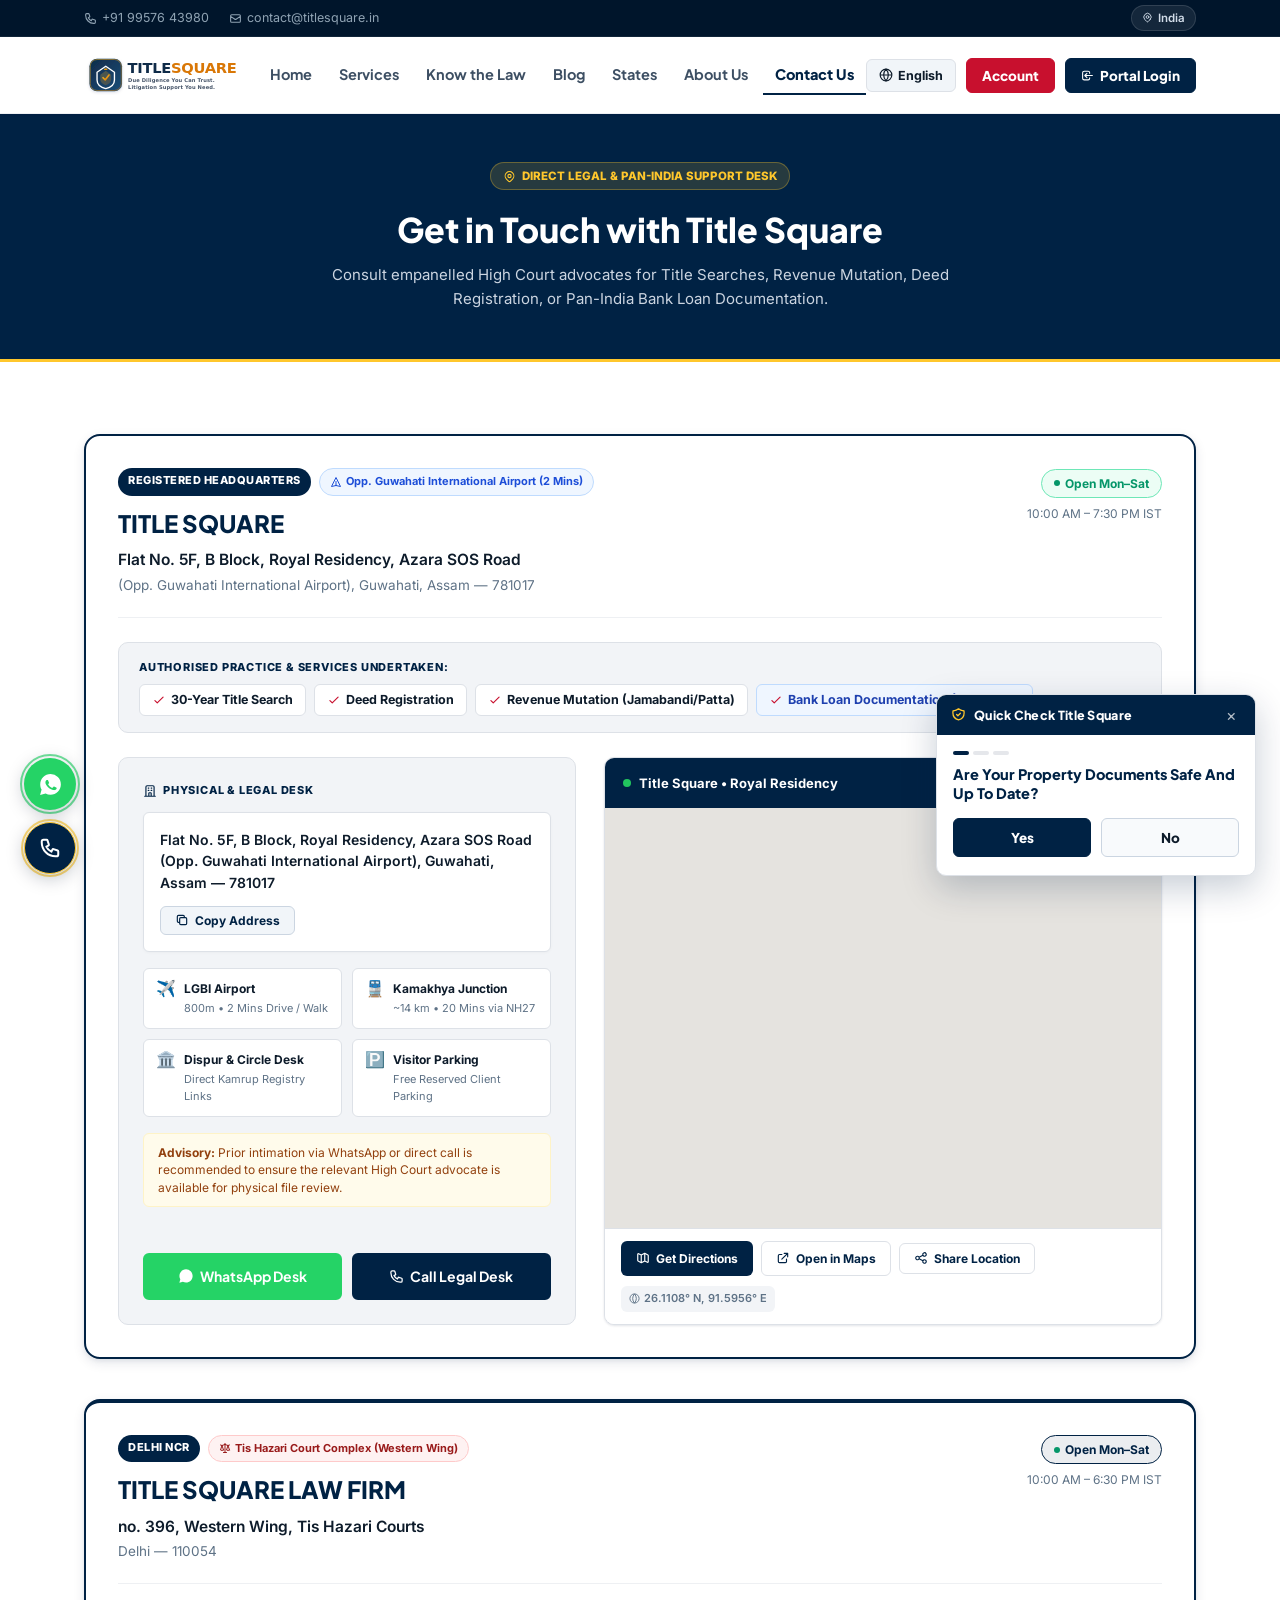
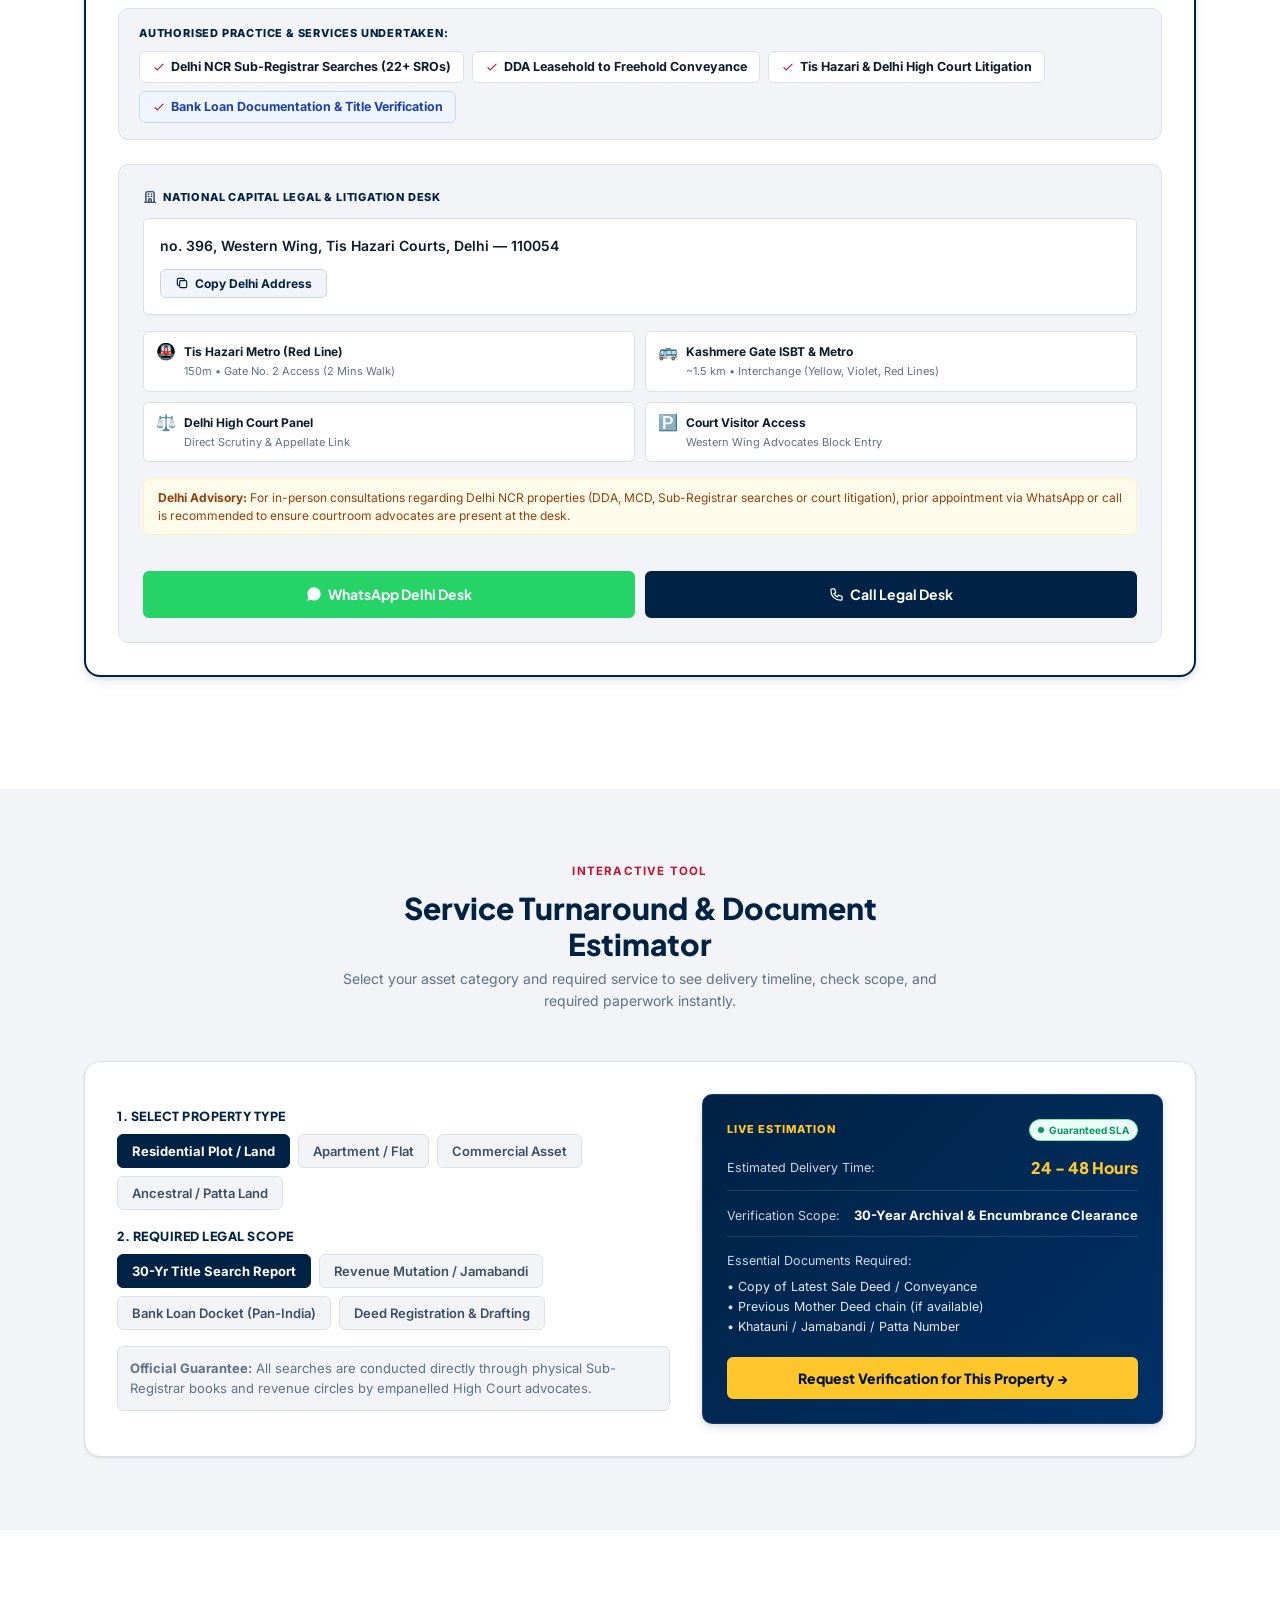
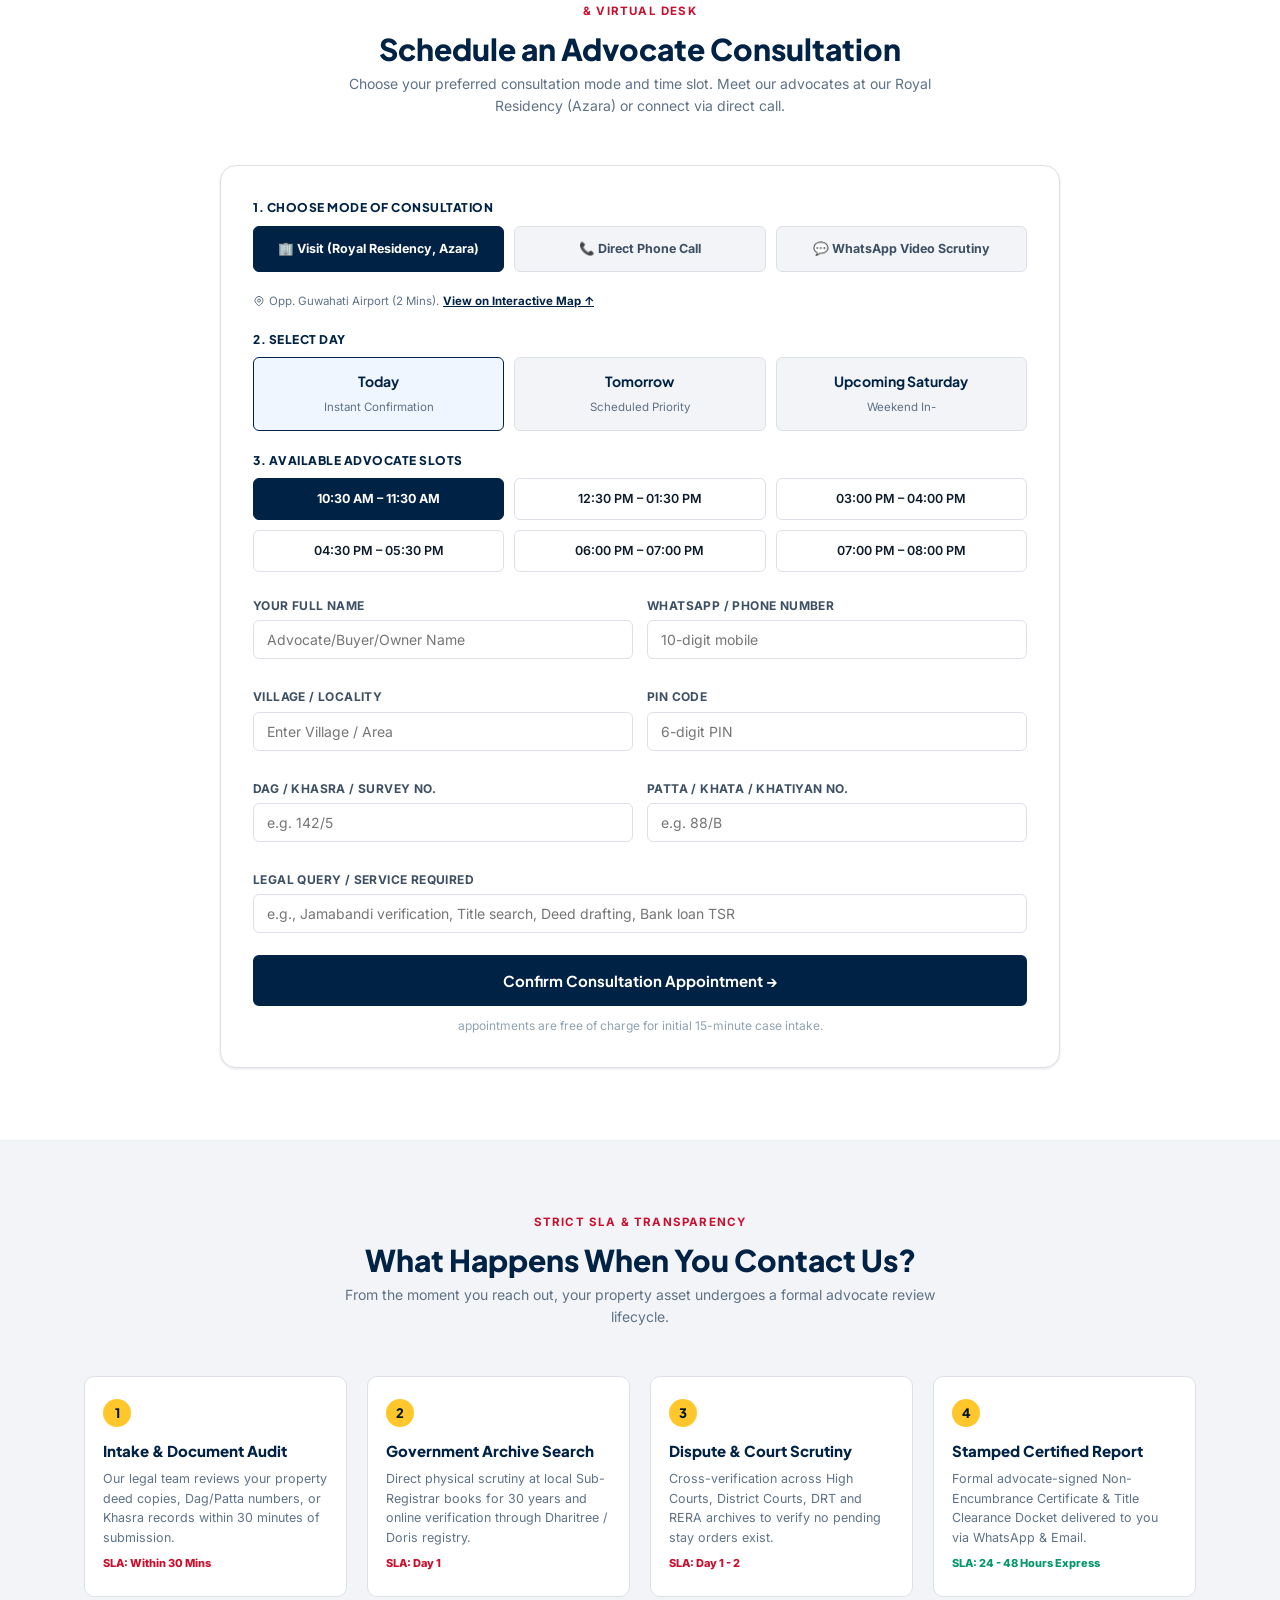
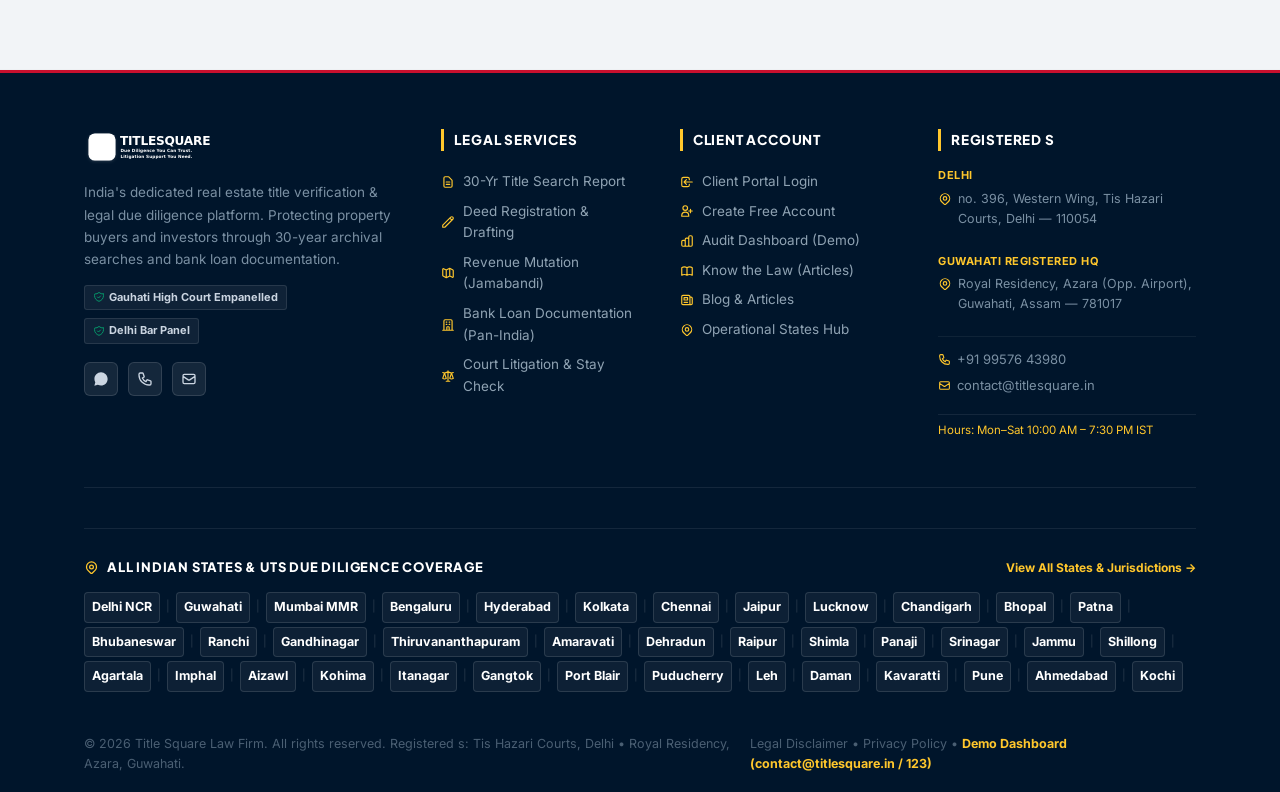
<file: contact-us.html>
<!DOCTYPE html>
<html lang="en">
<head>
  <meta charset="UTF-8">
  <meta name="viewport" content="width=device-width, initial-scale=1.0">
  <title>Contact Us — Title Square | Royal Residency Azara &amp; Pan-India Legal Desk</title>
  <meta name="description" content="Connect with Title Square head office at Royal Residency, Azara (Opp. Guwahati Airport). Services: 30-Year Title Search, Deed Registration, Revenue Mutation, Bank Loan Documentation Pan-India.">
  <link rel="icon" type="image/svg+xml" href="assets/logo.svg">

  <link rel="stylesheet" href="css/style.css">
  <link rel="stylesheet" href="css/components.css">
  <link rel="stylesheet" href="css/responsive.css">
</head>
<body>

  <!-- Top Utility Bar -->
  <div class="top-bar">
    <div class="container">
      <div class="top-bar-left">
        <a href="tel:+919957643980">
          <svg width="13" height="13" fill="none" stroke="currentColor" stroke-width="2" viewBox="0 0 24 24"><path stroke-linecap="round" stroke-linejoin="round" d="M3 5a2 2 0 012-2h3.28a1 1 0 01.948.684l1.498 4.493a1 1 0 01-.502 1.21l-2.257 1.13a11.042 11.042 0 005.516 5.516l1.13-2.257a1 1 0 011.21-.502l4.493 1.498a1 1 0 01.684.949V19a2 2 0 01-2 2h-1C9.716 21 3 14.284 3 6V5z"/></svg>
          <span data-i18n="top.call">+91 99576 43980</span>
        </a>
        <a href="mailto:contact@titlesquare.in">
          <svg width="13" height="13" fill="none" stroke="currentColor" stroke-width="2" viewBox="0 0 24 24"><path stroke-linecap="round" stroke-linejoin="round" d="M3 8l7.89 5.26a2 2 0 002.22 0L21 8M5 19h14a2 2 0 002-2V7a2 2 0 00-2-2H5a2 2 0 00-2 2v10a2 2 0 002 2z"/></svg>
          contact@titlesquare.in
        </a>
      </div>
      <div class="top-bar-right">
        <span class="top-bar-city-pill">
          <svg width="11" height="11" fill="none" stroke="currentColor" stroke-width="2" viewBox="0 0 24 24"><path stroke-linecap="round" stroke-linejoin="round" d="M17.657 16.657L13.414 20.9a1.998 1.998 0 01-2.827 0l-4.244-4.243a8 8 0 1111.314 0z"/><path stroke-linecap="round" stroke-linejoin="round" d="M15 11a3 3 0 11-6 0 3 3 0 016 0z"/></svg>
          <span data-i18n="top.cities">India</span>
        </span>
      </div>
    </div>
  </div>

  <!-- Header -->
  <header class="site-header" id="siteHeader">
    <div class="container nav-container">
      <a href="index.html" class="brand-logo-wrap">
        <img src="assets/logo.svg" alt="Title Square" class="brand-logo-img">
      </a>
      <nav class="nav-menu" id="navMenu">
        <div class="mobile-drawer-header">
          <div class="drawer-header-left">
            <img src="assets/logo.svg" alt="Title Square" class="brand-logo-img" style="height: 30px;">
            <span class="drawer-verified-tag">
              <svg width="10" height="10" viewBox="0 0 24 24" fill="currentColor"><path d="M12 2L4 5v6.09c0 5.05 3.41 9.76 8 10.91 4.59-1.15 8-5.86 8-10.91V5l-8-3zm-1 14.5l-3.5-3.5 1.41-1.41L11 13.67l5.59-5.59L18 9.5l-7 7z"/></svg>
              High Court Verified
            </span>
          </div>
          <button type="button" class="mobile-drawer-close" id="mobileDrawerClose" aria-label="Close Menu">&times;</button>
        </div>

        <div class="drawer-consult-card">
          <div class="dcc-top">
            <div class="dcc-badge">
              <span class="dcc-badge-pulse"></span>
              Free Quick Check
            </div>
            <span class="dcc-deliv">24-48 Hr Express</span>
          </div>
          <div class="dcc-title">Instant Jamabandi &amp; Title Check</div>
          <p class="dcc-desc">Direct Sub-Registrar &amp; revenue circle scrutiny before property deals.</p>
          <button type="button" class="dcc-btn open-modal-trigger">
            <span>Check My Property Now</span>
            <svg width="13" height="13" fill="none" stroke="currentColor" stroke-width="2.2" viewBox="0 0 24 24"><path stroke-linecap="round" stroke-linejoin="round" d="M9 5l7 7-7 7"/></svg>
          </button>
        </div>

        <div class="drawer-section-label">Navigation Menu</div>
        <div class="mobile-drawer-links">
          <a href="index.html" class="nav-link">
            <span class="nav-link-icon-wrap">
              <svg width="17" height="17" fill="none" stroke="currentColor" stroke-width="2" viewBox="0 0 24 24"><path stroke-linecap="round" stroke-linejoin="round" d="M3 12l2-2m0 0l7-7 7 7M5 10v10a1 1 0 001 1h3m10-11l2 2m-2-2v10a1 1 0 01-1 1h-3m-6 0a1 1 0 001-1v-4a1 1 0 011-1h2a1 1 0 011 1v4a1 1 0 001 1m-6 0h6"/></svg>
            </span>
            <span class="nav-link-content">
              <span class="nav-link-title" data-i18n="nav.home">Home</span>
              <span class="nav-link-sub">Overview &amp; verified search</span>
            </span>
            <svg class="nav-chevron" width="14" height="14" fill="none" stroke="currentColor" stroke-width="2.2" viewBox="0 0 24 24"><path stroke-linecap="round" stroke-linejoin="round" d="M9 18l6-6-6-6"/></svg>
          </a>

          <a href="services.html" class="nav-link">
            <span class="nav-link-icon-wrap">
              <svg width="17" height="17" fill="none" stroke="currentColor" stroke-width="2" viewBox="0 0 24 24"><path stroke-linecap="round" stroke-linejoin="round" d="M9 12l2 2 4-4m5.618-4.016A11.955 11.955 0 0112 2.944a11.955 11.955 0 01-8.618 3.04A12.02 12.02 0 003 9c0 5.591 3.824 10.29 9 11.622 5.176-1.332 9-6.03 9-11.622 0-1.042-.133-2.052-.382-3.016z"/></svg>
            </span>
            <span class="nav-link-content">
              <span class="nav-link-title" data-i18n="nav.services">Services</span>
              <span class="nav-link-sub">30-Year Title Search &amp; Mutation</span>
            </span>
            <span class="drawer-badge badge-pop">Popular</span>
            <svg class="nav-chevron" width="14" height="14" fill="none" stroke="currentColor" stroke-width="2.2" viewBox="0 0 24 24"><path stroke-linecap="round" stroke-linejoin="round" d="M9 18l6-6-6-6"/></svg>
          </a>

          <a href="know-the-law.html" class="nav-link">
            <span class="nav-link-icon-wrap">
              <svg width="17" height="17" fill="none" stroke="currentColor" stroke-width="2" viewBox="0 0 24 24"><path stroke-linecap="round" stroke-linejoin="round" d="M12 6.253v13m0-13C10.832 5.477 9.246 5 7.5 5S4.168 5.477 3 6.253v13C4.168 18.477 5.754 18 7.5 18s3.332.477 4.5 1.253m0-13C13.168 5.477 14.754 5 16.5 5c1.747 0 3.332.477 4.5 1.253v13C19.832 18.477 18.247 18 16.5 18c-1.746 0-3.332.477-4.5 1.253"/></svg>
            </span>
            <span class="nav-link-content">
              <span class="nav-link-title" data-i18n="nav.knowLaw">Know the Law</span>
              <span class="nav-link-sub">Assam &amp; Delhi Property Acts</span>
            </span>
            <span class="drawer-badge badge-legal">Guides</span>
            <svg class="nav-chevron" width="14" height="14" fill="none" stroke="currentColor" stroke-width="2.2" viewBox="0 0 24 24"><path stroke-linecap="round" stroke-linejoin="round" d="M9 18l6-6-6-6"/></svg>
          </a>

          <a href="blog.html" class="nav-link">
            <span class="nav-link-icon-wrap">
              <svg width="17" height="17" fill="none" stroke="currentColor" stroke-width="2" viewBox="0 0 24 24"><path stroke-linecap="round" stroke-linejoin="round" d="M19 20H5a2 2 0 01-2-2V6a2 2 0 012-2h10a2 2 0 012 2v1m2 13a2 2 0 01-2-2V7m2 13a2 2 0 002-2V9a2 2 0 00-2-2h-2m-4-3H9M7 16h6M7 8h6v4H7V8z"/></svg>
            </span>
            <span class="nav-link-content">
              <span class="nav-link-title" data-i18n="nav.blog">Blog</span>
              <span class="nav-link-sub">Legal Gazette &amp; Articles</span>
            </span>
            <span class="drawer-badge badge-legal">Gazette</span>
            <svg class="nav-chevron" width="14" height="14" fill="none" stroke="currentColor" stroke-width="2.2" viewBox="0 0 24 24"><path stroke-linecap="round" stroke-linejoin="round" d="M9 18l6-6-6-6"/></svg>
          </a>

          <a href="states.html" class="nav-link">
            <span class="nav-link-icon-wrap">
              <svg width="17" height="17" fill="none" stroke="currentColor" stroke-width="2" viewBox="0 0 24 24"><path stroke-linecap="round" stroke-linejoin="round" d="M17.657 16.657L13.414 20.9a1.998 1.998 0 01-2.827 0l-4.244-4.243a8 8 0 1111.314 0z"/><path stroke-linecap="round" stroke-linejoin="round" d="M15 11a3 3 0 11-6 0 3 3 0 016 0z"/></svg>
            </span>
            <span class="nav-link-content">
              <span class="nav-link-title" data-i18n="nav.cities">States</span>
              <span class="nav-link-sub">Pan-India State Jurisdictions &amp; Coverage</span>
            </span>
            <svg class="nav-chevron" width="14" height="14" fill="none" stroke="currentColor" stroke-width="2.2" viewBox="0 0 24 24"><path stroke-linecap="round" stroke-linejoin="round" d="M9 18l6-6-6-6"/></svg>
          </a>

          <a href="about-us.html" class="nav-link">
            <span class="nav-link-icon-wrap">
              <svg width="17" height="17" fill="none" stroke="currentColor" stroke-width="2" viewBox="0 0 24 24"><path stroke-linecap="round" stroke-linejoin="round" d="M19 21V5a2 2 0 00-2-2H7a2 2 0 00-2 2v16m14 0h2m-2 0h-5m-9 0H3m2 0h5M9 7h1m-1 4h1m4-4h1m-1 4h1m-5 10v-5a1 1 0 011-1h2a1 1 0 011 1v5m-4 0h4"/></svg>
            </span>
            <span class="nav-link-content">
              <span class="nav-link-title" data-i18n="nav.about">About Us</span>
              <span class="nav-link-sub">High Court Advocates &amp;  Team</span>
            </span>
            <svg class="nav-chevron" width="14" height="14" fill="none" stroke="currentColor" stroke-width="2.2" viewBox="0 0 24 24"><path stroke-linecap="round" stroke-linejoin="round" d="M9 18l6-6-6-6"/></svg>
          </a>

          <a href="contact-us.html" class="nav-link active">
            <span class="nav-link-icon-wrap">
              <svg width="17" height="17" fill="none" stroke="currentColor" stroke-width="2" viewBox="0 0 24 24"><path stroke-linecap="round" stroke-linejoin="round" d="M3 5a2 2 0 012-2h3.28a1 1 0 01.948.684l1.498 4.493a1 1 0 01-.502 1.21l-2.257 1.13a11.042 11.042 0 005.516 5.516l1.13-2.257a1 1 0 011.21-.502l4.493 1.498a1 1 0 01.684.949V19a2 2 0 01-2 2h-1C9.716 21 3 14.284 3 6V5z"/></svg>
            </span>
            <span class="nav-link-content">
              <span class="nav-link-title" data-i18n="nav.contact">Contact Us</span>
              <span class="nav-link-sub"> Visits &amp; Direct Line</span>
            </span>
            <svg class="nav-chevron" width="14" height="14" fill="none" stroke="currentColor" stroke-width="2.2" viewBox="0 0 24 24"><path stroke-linecap="round" stroke-linejoin="round" d="M9 18l6-6-6-6"/></svg>
          </a>
        </div>

        <div class="drawer-section-label">Quick Legal Utilities</div>
        <div class="drawer-quick-grid">
          <a href="javascript:void(0)" class="drawer-quick-tile open-modal-trigger" data-city="Guwahati">
            <div class="dqt-icon-box dqt-icon-green">
              <svg width="17" height="17" fill="none" stroke="currentColor" stroke-width="2" viewBox="0 0 24 24"><path stroke-linecap="round" stroke-linejoin="round" d="M9 12h6m-6 4h6m2 5H7a2 2 0 01-2-2V5a2 2 0 012-2h5.586a1 1 0 01.707.293l5.414 5.414a1 1 0 01.293.707V19a2 2 0 01-2 2z"/></svg>
            </div>
            <div class="dqt-text">
              <span class="dqt-label">Jamabandi</span>
              <span class="dqt-sub">Revenue Patta</span>
            </div>
          </a>

          <a href="javascript:void(0)" class="drawer-quick-tile open-modal-trigger" data-city="Delhi NCR">
            <div class="dqt-icon-box dqt-icon-navy">
              <svg width="17" height="17" fill="none" stroke="currentColor" stroke-width="2" viewBox="0 0 24 24"><path stroke-linecap="round" stroke-linejoin="round" d="M21 21l-6-6m2-5a7 7 0 11-14 0 7 7 0 0114 0z"/></svg>
            </div>
            <div class="dqt-text">
              <span class="dqt-label">Title Search</span>
              <span class="dqt-sub">30-Yr Archival</span>
            </div>
          </a>

          <a href="https://wa.me/919957643980?text=Hello%20Title%20Square%20Legal%20Team,%20I%20need%20property%20due%20diligence%20assistance." target="_blank" rel="noopener" class="drawer-quick-tile">
            <div class="dqt-icon-box dqt-icon-wa">
              <svg width="17" height="17" fill="currentColor" viewBox="0 0 24 24"><path d="M12.04 2c-5.46 0-9.91 4.45-9.91 9.91 0 1.75.46 3.45 1.32 4.95L2.05 22l5.25-1.38c1.45.79 3.08 1.21 4.74 1.21 5.46 0 9.91-4.45 9.91-9.91 0-2.65-1.03-5.14-2.9-7.01A9.816 9.816 0 0012.04 2zm5.79 14.07c-.24.68-1.4 1.26-1.95 1.32-.51.06-1.17.09-3.37-.8-2.58-1.04-4.22-3.66-4.35-3.83-.13-.17-1.03-1.37-1.03-2.62 0-1.25.65-1.86.88-2.11.23-.25.5-.32.67-.32.17 0 .34 0 .49.01.15.01.37-.06.58.44.22.52.74 1.82.81 1.95.07.13.11.29.02.46-.09.18-.14.28-.27.44-.13.16-.28.36-.4.49-.13.13-.27.27-.12.52.16.25.7 1.15 1.5 1.86 1.03.92 1.9 1.2 2.16 1.33.27.13.42.11.58-.07.16-.18.68-.79.86-1.06.18-.27.37-.23.62-.14.25.09 1.58.74 1.85.88.27.14.45.2.52.31.06.12.06.68-.18 1.36z"/></svg>
            </div>
            <div class="dqt-text">
              <span class="dqt-label">WhatsApp</span>
              <span class="dqt-sub">Advocate Desk</span>
            </div>
          </a>

          <a href="tel:+919957643980" class="drawer-quick-tile">
            <div class="dqt-icon-box dqt-icon-amber">
              <svg width="17" height="17" fill="none" stroke="currentColor" stroke-width="2" viewBox="0 0 24 24"><path stroke-linecap="round" stroke-linejoin="round" d="M3 5a2 2 0 012-2h3.28a1 1 0 01.948.684l1.498 4.493a1 1 0 01-.502 1.21l-2.257 1.13a11.042 11.042 0 005.516 5.516l1.13-2.257a1 1 0 011.21-.502l4.493 1.498a1 1 0 01.684.949V19a2 2 0 01-2 2h-1C9.716 21 3 14.284 3 6V5z"/></svg>
            </div>
            <div class="dqt-text">
              <span class="dqt-label">Helpline</span>
              <span class="dqt-sub">+91 99576 43980</span>
            </div>
          </a>
        </div>

        <div class="mobile-drawer-actions">
          <button type="button" class="btn-auth-red open-auth-btn" data-tab="register" style="width: 100%; justify-content: center; padding: 11.5px; margin-bottom: 8px;">
            <svg width="14" height="14" fill="none" stroke="currentColor" stroke-width="2" viewBox="0 0 24 24"><path stroke-linecap="round" stroke-linejoin="round" d="M16 7a4 4 0 11-8 0 4 4 0 018 0zM12 14a7 7 0 00-7 7h14a7 7 0 00-7-7z"/></svg>
            <span data-i18n="nav.account">Account</span>
          </button>
          <button type="button" class="btn-auth-navy open-auth-btn" data-tab="login" style="width: 100%; justify-content: center; padding: 11px; margin-bottom: 8px;">
            <svg width="14" height="14" fill="none" stroke="currentColor" stroke-width="2" viewBox="0 0 24 24"><path stroke-linecap="round" stroke-linejoin="round" d="M11 16l-4-4m0 0l4-4m-4 4h14m-5 4v1a3 3 0 01-3 3H6a3 3 0 01-3-3V7a3 3 0 013-3h7a3 3 0 013 3v1"/></svg>
            <span data-i18n="nav.portalLogin">Client Portal Login</span>
          </button>

          <div class="drawer--info">
            <div class="dci-hours">
              <span class="dci-dot"></span>
              <span> Hours: Mon–Sat 10:00 AM – 7:30 PM</span>
            </div>
            <div class="dci-loc">
              <svg width="12" height="12" fill="none" stroke="currentColor" stroke-width="2" viewBox="0 0 24 24"><path stroke-linecap="round" stroke-linejoin="round" d="M17.657 16.657L13.414 20.9a1.998 1.998 0 01-2.827 0l-4.244-4.243a8 8 0 1111.314 0z"/><path stroke-linecap="round" stroke-linejoin="round" d="M15 11a3 3 0 11-6 0 3 3 0 016 0z"/></svg>
              <span>Tis Hazari Courts, Delhi &bull; Royal Residency, Guwahati</span>
            </div>
          </div>
        </div>
      </nav>
      <div class="nav-actions">
        <button type="button" class="btn-lang" title="Language selection">
          <svg width="14" height="14" viewBox="0 0 24 24" fill="none" stroke="currentColor" stroke-width="2"><circle cx="12" cy="12" r="10"/><path d="M2 12h20M12 2a15.3 15.3 0 014 10 15.3 15.3 0 01-4 10 15.3 15.3 0 01-4-10 15.3 15.3 0 014-10z"/></svg>
          English
        </button>
        <button type="button" class="btn-auth-red open-auth-btn" data-tab="register" onclick="openAuth('register')">
          <svg width="14" height="14" fill="none" stroke="currentColor" stroke-width="2" viewBox="0 0 24 24"><path stroke-linecap="round" stroke-linejoin="round" d="M16 7a4 4 0 11-8 0 4 4 0 018 0zM12 14a7 7 0 00-7 7h14a7 7 0 00-7-7z"/></svg>
          <span data-i18n="nav.account">Account</span>
        </button>
        <button type="button" class="btn-auth-navy open-auth-btn" data-tab="login" onclick="openAuth('login')">
          <svg width="13" height="13" fill="none" stroke="currentColor" stroke-width="2" viewBox="0 0 24 24"><path stroke-linecap="round" stroke-linejoin="round" d="M11 16l-4-4m0 0l4-4m-4 4h14m-5 4v1a3 3 0 01-3 3H6a3 3 0 01-3-3V7a3 3 0 013-3h7a3 3 0 013 3v1"/></svg>
          <span data-i18n="nav.portalLogin">Portal Login</span>
        </button>
        <button class="mobile-toggle-btn" id="mobileToggleBtn" aria-label="Toggle Navigation">
          <svg width="22" height="22" fill="none" stroke="currentColor" stroke-width="2" viewBox="0 0 24 24"><path stroke-linecap="round" stroke-linejoin="round" d="M4 6h16M4 12h16M4 18h16"/></svg>
        </button>
      </div>
    </div>
  </header>
  <div class="mobile-overlay-shadow" id="mobileOverlay"></div>

  <!-- Hero Banner -->
  <section style="background: var(--navy); padding: 48px 0; color: #fff; text-align: center; border-bottom: 3px solid var(--gold);">
    <div class="container" style="max-width: 720px;">
      <span style="display: inline-flex; align-items: center; gap: 6px; background: rgba(255, 199, 44, 0.15); color: var(--gold); font-size: 11.5px; font-weight: 800; padding: 4px 12px; border-radius: var(--r-xl); text-transform: uppercase; margin-bottom: 12px; border: 1px solid rgba(255, 199, 44, 0.3);">
        <svg width="13" height="13" fill="none" stroke="currentColor" stroke-width="2" viewBox="0 0 24 24"><path stroke-linecap="round" stroke-linejoin="round" d="M17.657 16.657L13.414 20.9a1.998 1.998 0 01-2.827 0l-4.244-4.243a8 8 0 1111.314 0z"/><path stroke-linecap="round" stroke-linejoin="round" d="M15 11a3 3 0 11-6 0 3 3 0 016 0z"/></svg>
        Direct Legal  &amp; Pan-India Support Desk
      </span>
      <h1 style="font-family: var(--font-h); font-size: 34px; font-weight: 800; margin: 8px 0 12px; line-height: 1.2;">
        Get in Touch with Title Square
      </h1>
      <p style="color: #cbd5e1; font-size: 15px; line-height: 1.6;">
        Consult empanelled High Court advocates for Title Searches, Revenue Mutation, Deed Registration, or Pan-India Bank Loan Documentation.
      </p>
    </div>
  </section>

  <!-- MAIN CONTACT & HEADQUARTERS SECTION -->
  <section class="section-white" id="headquarters-">
    <div class="container">

      <!-- Official Headquarters Card -->
      <div class="hq-featured-card">
        <div class="hq-top-bar">
          <div>
            <div class="hq-tag-group" style="margin-bottom: 8px;">
              <span class="hq-primary-badge">Registered Headquarters</span>
              <span class="hq-airport-badge">
                <svg width="12" height="12" fill="none" stroke="currentColor" stroke-width="2" viewBox="0 0 24 24"><path stroke-linecap="round" stroke-linejoin="round" d="M12 19l9 2-9-18-9 18 9-2zm0 0v-8"/></svg>
                Opp. Guwahati International Airport (2 Mins)
              </span>
            </div>
            <h2 class="hq-title">TITLE SQUARE</h2>
            <div class="hq-address-lead">
              Flat No. 5F, B Block, Royal Residency, Azara SOS Road
            </div>
            <div class="hq-address-sub">
              (Opp. Guwahati International Airport), Guwahati, Assam — 781017
            </div>
          </div>
          <div style="text-align: right;">
            <span class="badge-active-hub" style="font-size: 12px; padding: 4px 12px;"> Open Mon–Sat</span>
            <div style="font-size: 12px; color: var(--text-muted); margin-top: 6px;">10:00 AM – 7:30 PM IST</div>
          </div>
        </div>

        <!-- Services Ribbon -->
        <div class="hq-services-row">
          <span class="hq-services-label">Authorised Practice &amp; Services Undertaken:</span>
          <div class="hq-services-badges">
            <span class="hq-service-pill">
              <svg width="14" height="14" fill="none" stroke="currentColor" stroke-width="2" viewBox="0 0 24 24"><path stroke-linecap="round" stroke-linejoin="round" d="M5 13l4 4L19 7"/></svg>
              30-Year Title Search
            </span>
            <span class="hq-service-pill">
              <svg width="14" height="14" fill="none" stroke="currentColor" stroke-width="2" viewBox="0 0 24 24"><path stroke-linecap="round" stroke-linejoin="round" d="M5 13l4 4L19 7"/></svg>
              Deed Registration
            </span>
            <span class="hq-service-pill">
              <svg width="14" height="14" fill="none" stroke="currentColor" stroke-width="2" viewBox="0 0 24 24"><path stroke-linecap="round" stroke-linejoin="round" d="M5 13l4 4L19 7"/></svg>
              Revenue Mutation (Jamabandi/Patta)
            </span>
            <span class="hq-service-pill" style="background: #eff6ff; border-color: #bfdbfe; color: #1e40af;">
              <svg width="14" height="14" fill="none" stroke="currentColor" stroke-width="2" viewBox="0 0 24 24"><path stroke-linecap="round" stroke-linejoin="round" d="M5 13l4 4L19 7"/></svg>
              Bank Loan Documentation (Pan-India)
            </span>
          </div>
        </div>

        <!-- Interactive Map &  Navigation Grid -->
        <div class="hq-interactive-grid" id="-map">
          <!-- Left Column:  Details & Visiting Guide -->
          <div class="hq--info-card">
            <div>
              <div class="hq--subtitle">
                <svg width="14" height="14" fill="none" stroke="currentColor" stroke-width="2" viewBox="0 0 24 24"><path stroke-linecap="round" stroke-linejoin="round" d="M19 21V5a2 2 0 00-2-2H7a2 2 0 00-2 2v16m14 0h2m-2 0h-5m-9 0H3m2 0h5M9 7h1m-1 4h1m4-4h1m-1 4h1m-5 10v-5a1 1 0 011-1h2a1 1 0 011 1v5m-4 0h4"/></svg>
                Physical  &amp; Legal Desk
              </div>

              <div class="hq-full-address-box">
                <div class="hq-full-address-text">
                  Flat No. 5F, B Block, Royal Residency, Azara SOS Road (Opp. Guwahati International Airport), Guwahati, Assam — 781017
                </div>
                <button type="button" class="btn-copy-address" id="copyAddressBtn" onclick="copyAddress()">
                  <svg width="14" height="14" fill="none" stroke="currentColor" stroke-width="2" viewBox="0 0 24 24"><path stroke-linecap="round" stroke-linejoin="round" d="M8 16H6a2 2 0 01-2-2V6a2 2 0 012-2h8a2 2 0 012 2v2m-6 12h8a2 2 0 002-2v-8a2 2 0 00-2-2h-8a2 2 0 00-2 2v8a2 2 0 002 2z"/></svg>
                  <span id="copyBtnText">Copy  Address</span>
                </button>
              </div>

              <!-- Transit & Proximity Landmarks -->
              <div class="hq-transit-list">
                <div class="hq-transit-item">
                  <span class="hq-transit-icon">✈️</span>
                  <div>
                    <span class="hq-transit-title">LGBI Airport</span>
                    <span class="hq-transit-sub">800m &bull; 2 Mins Drive / Walk</span>
                  </div>
                </div>
                <div class="hq-transit-item">
                  <span class="hq-transit-icon">🚆</span>
                  <div>
                    <span class="hq-transit-title">Kamakhya Junction</span>
                    <span class="hq-transit-sub">~14 km &bull; 20 Mins via NH27</span>
                  </div>
                </div>
                <div class="hq-transit-item">
                  <span class="hq-transit-icon">🏛️</span>
                  <div>
                    <span class="hq-transit-title">Dispur &amp; Circle Desk</span>
                    <span class="hq-transit-sub">Direct Kamrup Registry Links</span>
                  </div>
                </div>
                <div class="hq-transit-item">
                  <span class="hq-transit-icon">🅿️</span>
                  <div>
                    <span class="hq-transit-title">Visitor Parking</span>
                    <span class="hq-transit-sub">Free Reserved Client Parking</span>
                  </div>
                </div>
              </div>

              <!--  Note -->
              <div class="hq-visiting-note">
                <strong> Advisory:</strong> Prior intimation via WhatsApp or direct call is recommended to ensure the relevant High Court advocate is available for physical file review.
              </div>
            </div>

            <!-- Action CTAs -->
            <div class="hq--actions">
              <a href="https://wa.me/919957643980?text=Hello%20Title%20Square,%20I%20am%20visiting%20your%20Royal%20Residency%20%20for%20property%20verification." target="_blank" rel="noopener" class="btn btn-navy" style="background: #25d366; border-color: #25d366; color: #ffffff; flex: 1; justify-content: center;">
                <svg width="16" height="16" fill="currentColor" viewBox="0 0 24 24"><path d="M12.04 2c-5.46 0-9.91 4.45-9.91 9.91 0 1.75.46 3.45 1.32 4.95L2.05 22l5.25-1.38c1.45.79 3.08 1.21 4.74 1.21 5.46 0 9.91-4.45 9.91-9.91 0-2.65-1.03-5.14-2.9-7.01A9.816 9.816 0 0012.04 2z"/></svg>
                WhatsApp Desk
              </a>
              <a href="tel:+919957643980" class="btn btn-navy" style="flex: 1; justify-content: center;">
                <svg width="15" height="15" fill="none" stroke="currentColor" stroke-width="2" viewBox="0 0 24 24"><path stroke-linecap="round" stroke-linejoin="round" d="M3 5a2 2 0 012-2h3.28a1 1 0 01.948.684l1.498 4.493a1 1 0 01-.502 1.21l-2.257 1.13a11.042 11.042 0 005.516 5.516l1.13-2.257a1 1 0 011.21-.502l4.493 1.498a1 1 0 01.684.949V19a2 2 0 01-2 2h-1C9.716 21 3 14.284 3 6V5z"/></svg>
                Call Legal Desk
              </a>
            </div>
          </div>

          <!-- Right Column: Interactive Map Frame -->
          <div class="hq-map-wrapper">
            <!-- Map Header -->
            <div class="hq-map-header">
              <div class="hq-map-header-left">
                <span class="hq-live-dot"></span>
                <span>Title Square &bull; Royal Residency </span>
              </div>
              <span class="badge-google-verified">
                <svg width="12" height="12" viewBox="0 0 24 24" fill="currentColor"><path d="M12 2C6.48 2 2 6.48 2 12s4.48 10 10 10 10-4.48 10-10S17.52 2 12 2zm-2 15l-5-5 1.41-1.41L10 14.17l7.59-7.59L19 8l-9 9z"/></svg>
                Google Maps Verified
              </span>
            </div>

            <!-- Responsive Google Maps Embed -->
            <div class="hq-map-frame">
              <iframe
                src="https://www.google.com/maps/embed?pb=!1m18!1m12!1m3!1d3582.6360525053956!2d91.595573!3d26.1107966!2m3!1f0!2f0!3f0!3m2!1i1024!2i768!4f13.1!3m3!1m2!1s0x375a41779596d953%3A0x176a66947062268b!2sTitle%20Square!5e0!3m2!1sen!2sin!4v1788800602785!5m2!1sen!2sin"
                width="600"
                height="450"
                style="border:0;"
                allowfullscreen=""
                loading="lazy"
                referrerpolicy="strict-origin-when-cross-origin"
                title="Title Square Google Maps Location">
              </iframe>
            </div>

            <!-- Interactive Toolbar -->
            <div class="hq-map-toolbar">
              <div class="hq-map-toolbar-actions">
                <a href="https://www.google.com/maps/dir/?api=1&destination=Title+Square,Royal+Residency,Azara,Guwahati" target="_blank" rel="noopener" class="map-action-btn map-action-primary">
                  <svg width="14" height="14" fill="none" stroke="currentColor" stroke-width="2" viewBox="0 0 24 24"><path stroke-linecap="round" stroke-linejoin="round" d="M9 20l-5.447-2.724A1 1 0 013 16.382V5.618a1 1 0 011.447-.894L9 7m0 13l6-3m-6 3V7m6 10l4.553 2.276A1 1 0 0021 18.382V7.618a1 1 0 00-.553-.894L15 4m0 13V4m0 0L9 7"/></svg>
                  Get Directions
                </a>
                <a href="https://www.google.com/maps/place/Title+Square/@26.1107966,91.595573,17z" target="_blank" rel="noopener" class="map-action-btn map-action-secondary">
                  <svg width="14" height="14" fill="none" stroke="currentColor" stroke-width="2" viewBox="0 0 24 24"><path stroke-linecap="round" stroke-linejoin="round" d="M10 6H6a2 2 0 00-2 2v10a2 2 0 002 2h10a2 2 0 002-2v-4M14 4h6m0 0v6m0-6L10 14"/></svg>
                  Open in Maps
                </a>
                <button type="button" class="map-action-btn map-action-secondary" id="shareLocationBtn" onclick="shareLocation()">
                  <svg width="14" height="14" fill="none" stroke="currentColor" stroke-width="2" viewBox="0 0 24 24"><path stroke-linecap="round" stroke-linejoin="round" d="M8.684 13.342C8.886 12.938 9 12.482 9 12c0-.482-.114-.938-.316-1.342m0 2.684a3 3 0 110-2.684m0 2.684l6.632 3.316m-6.632-6l6.632-3.316m0 0a3 3 0 105.367-2.684 3 3 0 00-5.367 2.684zm0 9.316a3 3 0 105.368 2.684 3 3 0 00-5.368-2.684z"/></svg>
                  Share Location
                </button>
              </div>
              <span class="map-coords-badge">
                <svg width="11" height="11" fill="none" stroke="currentColor" stroke-width="2" viewBox="0 0 24 24"><circle cx="12" cy="12" r="10"/><path d="M12 2a15.3 15.3 0 014 10 15.3 15.3 0 01-4 10 15.3 15.3 0 01-4-10 15.3 15.3 0 014-10z"/></svg>
                26.1108° N, 91.5956° E
              </span>
            </div>
          </div>
        </div>

      </div>

      <!-- Official Delhi NCR  Card -->
      <div class="hq-featured-card" id="delhi-" style="margin-top: 36px; border-top: 4px solid var(--navy);">
        <div class="hq-top-bar">
          <div>
            <div class="hq-tag-group" style="margin-bottom: 8px;">
              <span class="hq-primary-badge" style="background: var(--navy); color: #fff;">Delhi NCR </span>
              <span class="hq-airport-badge" style="background: #fef2f2; color: #991b1b; border-color: #fecaca;">
                <svg width="12" height="12" fill="none" stroke="currentColor" stroke-width="2" viewBox="0 0 24 24"><path stroke-linecap="round" stroke-linejoin="round" d="M3 6l3 1m0 0l-3 9a5.002 5.002 0 006.001 0M6 7l3 9M6 7l6-2m6 2l3-1m-3 1l-3 9a5.002 5.002 0 006.001 0M18 7l3 9m-3-9l-6-2m0-2v2m0 16V5m0 16H9m3 0h3"/></svg>
                Tis Hazari Court Complex (Western Wing)
              </span>
            </div>
            <h2 class="hq-title">TITLE SQUARE LAW FIRM</h2>
            <div class="hq-address-lead">
               no. 396, Western Wing, Tis Hazari Courts
            </div>
            <div class="hq-address-sub">
              Delhi — 110054
            </div>
          </div>
          <div style="text-align: right;">
            <span class="badge-active-hub" style="font-size: 12px; padding: 4px 12px; background: rgba(0, 34, 68, 0.08); color: var(--navy); border: 1px solid var(--navy);"> Open Mon–Sat</span>
            <div style="font-size: 12px; color: var(--text-muted); margin-top: 6px;">10:00 AM – 6:30 PM IST</div>
          </div>
        </div>

        <!-- Services Ribbon -->
        <div class="hq-services-row">
          <span class="hq-services-label">Authorised Practice &amp; Services Undertaken:</span>
          <div class="hq-services-badges">
            <span class="hq-service-pill">
              <svg width="14" height="14" fill="none" stroke="currentColor" stroke-width="2" viewBox="0 0 24 24"><path stroke-linecap="round" stroke-linejoin="round" d="M5 13l4 4L19 7"/></svg>
              Delhi NCR Sub-Registrar Searches (22+ SROs)
            </span>
            <span class="hq-service-pill">
              <svg width="14" height="14" fill="none" stroke="currentColor" stroke-width="2" viewBox="0 0 24 24"><path stroke-linecap="round" stroke-linejoin="round" d="M5 13l4 4L19 7"/></svg>
              DDA Leasehold to Freehold Conveyance
            </span>
            <span class="hq-service-pill">
              <svg width="14" height="14" fill="none" stroke="currentColor" stroke-width="2" viewBox="0 0 24 24"><path stroke-linecap="round" stroke-linejoin="round" d="M5 13l4 4L19 7"/></svg>
              Tis Hazari &amp; Delhi High Court Litigation
            </span>
            <span class="hq-service-pill" style="background: #eff6ff; border-color: #bfdbfe; color: #1e40af;">
              <svg width="14" height="14" fill="none" stroke="currentColor" stroke-width="2" viewBox="0 0 24 24"><path stroke-linecap="round" stroke-linejoin="round" d="M5 13l4 4L19 7"/></svg>
              Bank Loan Documentation &amp; Title Verification
            </span>
          </div>
        </div>

        <!--  Details & Transit Guide -->
        <div class="hq-interactive-grid" style="grid-template-columns: 1fr; margin-top: 20px;">
          <div class="hq--info-card" style="border: 1.5px solid var(--border);">
            <div>
              <div class="hq--subtitle">
                <svg width="14" height="14" fill="none" stroke="currentColor" stroke-width="2" viewBox="0 0 24 24"><path stroke-linecap="round" stroke-linejoin="round" d="M19 21V5a2 2 0 00-2-2H7a2 2 0 00-2 2v16m14 0h2m-2 0h-5m-9 0H3m2 0h5M9 7h1m-1 4h1m4-4h1m-1 4h1m-5 10v-5a1 1 0 011-1h2a1 1 0 011 1v5m-4 0h4"/></svg>
                National Capital Legal  &amp; Litigation Desk
              </div>

              <div class="hq-full-address-box">
                <div class="hq-full-address-text">
                   no. 396, Western Wing, Tis Hazari Courts, Delhi — 110054
                </div>
                <button type="button" class="btn-copy-address" id="copyDelhiAddressBtn" onclick="copyDelhiAddress()">
                  <svg width="14" height="14" fill="none" stroke="currentColor" stroke-width="2" viewBox="0 0 24 24"><path stroke-linecap="round" stroke-linejoin="round" d="M8 16H6a2 2 0 01-2-2V6a2 2 0 012-2h8a2 2 0 012 2v2m-6 12h8a2 2 0 002-2v-8a2 2 0 00-2-2h-8a2 2 0 00-2 2v8a2 2 0 002 2z"/></svg>
                  <span id="copyDelhiBtnText">Copy Delhi  Address</span>
                </button>
              </div>

              <!-- Transit & Proximity Landmarks -->
              <div class="hq-transit-list">
                <div class="hq-transit-item">
                  <span class="hq-transit-icon">🚇</span>
                  <div>
                    <span class="hq-transit-title">Tis Hazari Metro (Red Line)</span>
                    <span class="hq-transit-sub">150m &bull; Gate No. 2 Access (2 Mins Walk)</span>
                  </div>
                </div>
                <div class="hq-transit-item">
                  <span class="hq-transit-icon">🚌</span>
                  <div>
                    <span class="hq-transit-title">Kashmere Gate ISBT &amp; Metro</span>
                    <span class="hq-transit-sub">~1.5 km &bull; Interchange (Yellow, Violet, Red Lines)</span>
                  </div>
                </div>
                <div class="hq-transit-item">
                  <span class="hq-transit-icon">⚖️</span>
                  <div>
                    <span class="hq-transit-title">Delhi High Court Panel</span>
                    <span class="hq-transit-sub">Direct Scrutiny &amp; Appellate Link</span>
                  </div>
                </div>
                <div class="hq-transit-item">
                  <span class="hq-transit-icon">🅿️</span>
                  <div>
                    <span class="hq-transit-title">Court Visitor Access</span>
                    <span class="hq-transit-sub">Western Wing Advocates Block Entry</span>
                  </div>
                </div>
              </div>

              <div class="hq-visiting-note">
                <strong>Delhi  Advisory:</strong> For in-person  consultations regarding Delhi NCR properties (DDA, MCD, Sub-Registrar searches or court litigation), prior appointment via WhatsApp or call is recommended to ensure courtroom advocates are present at the  desk.
              </div>
            </div>

            <!-- Action CTAs -->
            <div class="hq--actions" style="margin-top: 16px;">
              <a href="https://wa.me/919957643980?text=Hello%20Title%20Square,%20I%20want%20to%20consult%20at%20your%20Tis%20Hazari%20Courts%20Delhi%20." target="_blank" rel="noopener" class="btn btn-navy" style="background: #25d366; border-color: #25d366; color: #ffffff; flex: 1; justify-content: center;">
                <svg width="16" height="16" fill="currentColor" viewBox="0 0 24 24"><path d="M12.04 2c-5.46 0-9.91 4.45-9.91 9.91 0 1.75.46 3.45 1.32 4.95L2.05 22l5.25-1.38c1.45.79 3.08 1.21 4.74 1.21 5.46 0 9.91-4.45 9.91-9.91 0-2.65-1.03-5.14-2.9-7.01A9.816 9.816 0 0012.04 2z"/></svg>
                WhatsApp Delhi Desk
              </a>
              <a href="tel:+919957643980" class="btn btn-navy" style="flex: 1; justify-content: center;">
                <svg width="15" height="15" fill="none" stroke="currentColor" stroke-width="2" viewBox="0 0 24 24"><path stroke-linecap="round" stroke-linejoin="round" d="M3 5a2 2 0 012-2h3.28a1 1 0 01.948.684l1.498 4.493a1 1 0 01-.502 1.21l-2.257 1.13a11.042 11.042 0 005.516 5.516l1.13-2.257a1 1 0 011.21-.502l4.493 1.498a1 1 0 01.684.949V19a2 2 0 01-2 2h-1C9.716 21 3 14.284 3 6V5z"/></svg>
                Call Legal Desk
              </a>
            </div>
          </div>
        </div>

      </div>

    </div>
  </section>

  <!-- INTERACTIVE SECTION 1: INSTANT TURNAROUND & DOCUMENT ESTIMATOR -->
  <section class="section-gray">
    <div class="container">
      <div class="section-title-wrap">
        <span class="section-label">Interactive Tool</span>
        <h2 class="section-heading">Service Turnaround &amp; Document Estimator</h2>
        <p class="section-subtext" style="font-size: 14px; color: var(--text-muted); margin-top: 6px;">
          Select your asset category and required service to see delivery timeline, check scope, and required paperwork instantly.
        </p>
      </div>

      <div class="estimator-box">
        <div class="estimator-grid">
          
          <div class="estimator-options">
            <div class="estimator-option-group">
              <label>1. Select Property Type</label>
              <div class="estimator-chips">
                <button type="button" class="chip-btn chip-prop is-selected" data-val="plot">Residential Plot / Land</button>
                <button type="button" class="chip-btn chip-prop" data-val="apartment">Apartment / Flat</button>
                <button type="button" class="chip-btn chip-prop" data-val="commercial">Commercial Asset</button>
                <button type="button" class="chip-btn chip-prop" data-val="ancestral">Ancestral / Patta Land</button>
              </div>
            </div>

            <div class="estimator-option-group">
              <label>2. Required Legal Scope</label>
              <div class="estimator-chips">
                <button type="button" class="chip-btn chip-service is-selected" data-val="search">30-Yr Title Search Report</button>
                <button type="button" class="chip-btn chip-service" data-val="mutation">Revenue Mutation / Jamabandi</button>
                <button type="button" class="chip-btn chip-service" data-val="loan">Bank Loan Docket (Pan-India)</button>
                <button type="button" class="chip-btn chip-service" data-val="deed">Deed Registration &amp; Drafting</button>
              </div>
            </div>

            <div style="font-size: 13px; color: var(--text-muted); line-height: 1.5; padding: 12px; background: var(--bg-page); border-radius: var(--r-sm); border: 1px solid var(--border);">
              <strong>Official Guarantee:</strong> All searches are conducted directly through physical Sub-Registrar books and revenue circles by empanelled High Court advocates.
            </div>
          </div>

          <!-- Live Dynamic Output -->
          <div class="estimator-result-card">
            <div style="display: flex; align-items: center; justify-content: space-between;">
              <span style="font-size: 11px; font-weight: 800; text-transform: uppercase; letter-spacing: 1px; color: var(--gold);">Live Estimation</span>
              <span class="badge-active-hub" style="font-size: 10px; padding: 2px 8px;">Guaranteed SLA</span>
            </div>

            <div class="est-stat-row">
              <span class="est-stat-label">Estimated Delivery Time:</span>
              <span class="est-stat-value" id="estTat">24 - 48 Hours</span>
            </div>

            <div class="est-stat-row">
              <span class="est-stat-label">Verification Scope:</span>
              <span style="font-size: 13px; font-weight: 700; color: #ffffff;" id="estScope">30-Year Archival &amp; Encumbrance Clearance</span>
            </div>

            <div>
              <span class="est-stat-label" style="display: block; margin-bottom: 6px;">Essential Documents Required:</span>
              <div class="est-docs-list" id="estDocList">
                • Copy of Latest Sale Deed / Conveyance<br>
                • Previous Mother Deed chain (if available)<br>
                • Khatauni / Jamabandi / Patta Number
              </div>
            </div>

            <button class="btn btn-yellow open-modal-trigger" style="width: 100%; margin-top: 6px;">
              Request Verification for This Property →
            </button>
          </div>

        </div>
      </div>
    </div>
  </section>

  <!-- INTERACTIVE SECTION 2: BOOK AN ADVOCATE CONSULTATION SLOT -->
  <section class="section-white" id="consultation-scheduler">
    <div class="container">
      <div class="section-title-wrap">
        <span class="section-label"> &amp; Virtual Desk</span>
        <h2 class="section-heading">Schedule an Advocate Consultation</h2>
        <p class="section-subtext" style="font-size: 14px; color: var(--text-muted); margin-top: 6px;">
          Choose your preferred consultation mode and time slot. Meet our advocates at our Royal Residency  (Azara) or connect via direct call.
        </p>
      </div>

      <div class="scheduler-box" style="max-width: 840px; margin: 0 auto;">
        <form class="ajax-form">
          <input type="hidden" id="selectedSlotDetail" value="Today | 10:30 AM | In-Person ">

          <!-- 1. Consultation Mode -->
          <div style="margin-bottom: 20px;">
            <label style="font-family: var(--font-h); font-size: 12px; font-weight: 800; text-transform: uppercase; letter-spacing: .5px; color: var(--navy); display: block; margin-bottom: 8px;">
              1. Choose Mode of Consultation
            </label>
            <div class="consult-mode-selector">
              <div class="mode-btn is-active">
                🏢  Visit (Royal Residency, Azara)
              </div>
              <div class="mode-btn">
                📞 Direct Phone Call
              </div>
              <div class="mode-btn">
                💬 WhatsApp Video Scrutiny
              </div>
            </div>
            <div style="font-size: 11.5px; color: var(--text-muted); margin-top: 6px; display: flex; align-items: center; gap: 4px;">
              <svg width="12" height="12" fill="none" stroke="currentColor" stroke-width="2" viewBox="0 0 24 24"><path stroke-linecap="round" stroke-linejoin="round" d="M17.657 16.657L13.414 20.9a1.998 1.998 0 01-2.827 0l-4.244-4.243a8 8 0 1111.314 0z"/><path stroke-linecap="round" stroke-linejoin="round" d="M15 11a3 3 0 11-6 0 3 3 0 016 0z"/></svg>
              Opp. Guwahati Airport (2 Mins). <a href="#-map" style="color: var(--navy); font-weight: 700; text-decoration: underline;">View  on Interactive Map &uarr;</a>
            </div>
          </div>

          <!-- 2. Day Selector -->
          <div style="margin-bottom: 20px;">
            <label style="font-family: var(--font-h); font-size: 12px; font-weight: 800; text-transform: uppercase; letter-spacing: .5px; color: var(--navy); display: block; margin-bottom: 8px;">
              2. Select Day
            </label>
            <div class="slot-day-selector">
              <div class="slot-day-btn is-active">
                <strong>Today</strong>
                <span>Instant Confirmation</span>
              </div>
              <div class="slot-day-btn">
                <strong>Tomorrow</strong>
                <span>Scheduled Priority</span>
              </div>
              <div class="slot-day-btn">
                <strong>Upcoming Saturday</strong>
                <span>Weekend In-</span>
              </div>
            </div>
          </div>

          <!-- 3. Time Slot -->
          <div style="margin-bottom: 24px;">
            <label style="font-family: var(--font-h); font-size: 12px; font-weight: 800; text-transform: uppercase; letter-spacing: .5px; color: var(--navy); display: block; margin-bottom: 8px;">
              3. Available Advocate Slots
            </label>
            <div class="slot-time-grid">
              <div class="time-slot-btn is-selected">10:30 AM – 11:30 AM</div>
              <div class="time-slot-btn">12:30 PM – 01:30 PM</div>
              <div class="time-slot-btn">03:00 PM – 04:00 PM</div>
              <div class="time-slot-btn">04:30 PM – 05:30 PM</div>
              <div class="time-slot-btn">06:00 PM – 07:00 PM</div>
              <div class="time-slot-btn">07:00 PM – 08:00 PM</div>
            </div>
          </div>

          <!-- 4. Client Details Input -->
          <div style="display: grid; grid-template-columns: 1fr 1fr; gap: 14px; margin-bottom: 14px;">
            <div class="field-wrap">
              <label>Your Full Name</label>
              <input type="text" class="field-control" placeholder="Advocate/Buyer/Owner Name" required>
            </div>
            <div class="field-wrap">
              <label>WhatsApp / Phone Number</label>
              <input type="tel" class="field-control" pattern="[0-9]{10}" placeholder="10-digit mobile" required>
            </div>
          </div>

          <div style="display: grid; grid-template-columns: 1fr 1fr; gap: 14px; margin-bottom: 14px;">
            <div class="field-wrap">
              <label>Village / Locality</label>
              <input type="text" name="village" class="field-control" placeholder="Enter Village / Area">
            </div>
            <div class="field-wrap">
              <label>PIN Code</label>
              <input type="text" name="pincode" class="field-control" pattern="[0-9]{6}" placeholder="6-digit PIN">
            </div>
          </div>

          <div style="display: grid; grid-template-columns: 1fr 1fr; gap: 14px; margin-bottom: 14px;">
            <div class="field-wrap">
              <label>Dag / Khasra / Survey No.</label>
              <input type="text" class="field-control" placeholder="e.g. 142/5">
            </div>
            <div class="field-wrap">
              <label>Patta / Khata / Khatiyan No.</label>
              <input type="text" class="field-control" placeholder="e.g. 88/B">
            </div>
          </div>

          <div class="field-wrap">
            <label>Legal Query / Service Required</label>
            <input type="text" class="field-control" placeholder="e.g., Jamabandi verification, Title search, Deed drafting, Bank loan TSR" required>
          </div>

          <button type="submit" class="btn btn-navy" style="width: 100%; padding: 14px; font-size: 15px; margin-top: 8px;">
            Confirm Consultation Appointment →
          </button>
          <div style="text-align: center; margin-top: 10px; font-size: 12px; color: var(--text-light);">
             appointments are free of charge for initial 15-minute case intake.
          </div>
        </form>
      </div>

    </div>
  </section>

  <!-- INTERACTIVE SECTION 3: THE 4-STEP CLIENT JOURNEY & SLA COMMITMENT -->
  <section class="section-gray">
    <div class="container">
      <div class="section-title-wrap">
        <span class="section-label">Strict SLA &amp; Transparency</span>
        <h2 class="section-heading">What Happens When You Contact Us?</h2>
        <p class="section-subtext" style="font-size: 14px; color: var(--text-muted); margin-top: 6px;">
          From the moment you reach out, your property asset undergoes a formal advocate review lifecycle.
        </p>
      </div>

      <div class="journey-steps-grid">
        <div class="journey-step-item">
          <div class="journey-step-badge">1</div>
          <h4>Intake &amp; Document Audit</h4>
          <p>Our legal team reviews your property deed copies, Dag/Patta numbers, or Khasra records within 30 minutes of submission.</p>
          <span class="journey-sla">SLA: Within 30 Mins</span>
        </div>

        <div class="journey-step-item">
          <div class="journey-step-badge">2</div>
          <h4>Government Archive Search</h4>
          <p>Direct physical scrutiny at local Sub-Registrar books for 30 years and online verification through Dharitree / Doris registry.</p>
          <span class="journey-sla">SLA: Day 1</span>
        </div>

        <div class="journey-step-item">
          <div class="journey-step-badge">3</div>
          <h4>Dispute &amp; Court Scrutiny</h4>
          <p>Cross-verification across High Courts, District Courts, DRT and RERA archives to verify no pending stay orders exist.</p>
          <span class="journey-sla">SLA: Day 1 - 2</span>
        </div>

        <div class="journey-step-item">
          <div class="journey-step-badge">4</div>
          <h4>Stamped Certified Report</h4>
          <p>Formal advocate-signed Non-Encumbrance Certificate &amp; Title Clearance Docket delivered to you via WhatsApp &amp; Email.</p>
          <span class="journey-sla" style="color: var(--green);">SLA: 24 - 48 Hours Express</span>
        </div>
      </div>

    </div>
  </section>

  <!-- FOOTER -->
  <footer class="site-footer">
    <div class="container">
      <div class="footer-grid-4">

        <!-- Col 1: Brand & Empanelment -->
        <div class="footer-about">
          <img src="assets/logo.svg" alt="Title Square" class="footer-logo">
          <p>India's dedicated real estate title verification &amp; legal due diligence platform. Protecting property buyers and investors through 30-year archival searches and bank loan documentation.</p>
          
          <div class="footer-accreditation-badges">
            <span class="footer-badge-pill">
              <svg width="12" height="12" fill="none" stroke="currentColor" stroke-width="2" viewBox="0 0 24 24"><path stroke-linecap="round" stroke-linejoin="round" d="M9 12l2 2 4-4m5.618-4.016A11.955 11.955 0 0112 2.944a11.955 11.955 0 01-8.618 3.04A12.02 12.02 0 003 9c0 5.591 3.824 10.29 9 11.622 5.176-1.332 9-6.03 9-11.622 0-1.042-.133-2.052-.382-3.016z"/></svg>
              Gauhati High Court Empanelled
            </span>
            <span class="footer-badge-pill">
              <svg width="12" height="12" fill="none" stroke="currentColor" stroke-width="2" viewBox="0 0 24 24"><path stroke-linecap="round" stroke-linejoin="round" d="M9 12l2 2 4-4m5.618-4.016A11.955 11.955 0 0112 2.944a11.955 11.955 0 01-8.618 3.04A12.02 12.02 0 003 9c0 5.591 3.824 10.29 9 11.622 5.176-1.332 9-6.03 9-11.622 0-1.042-.133-2.052-.382-3.016z"/></svg>
              Delhi Bar Panel
            </span>
          </div>

          <div class="footer-social-row">
            <a href="https://wa.me/919957643980" target="_blank" class="footer-social-icon" title="WhatsApp Legal Helpdesk">
              <svg width="16" height="16" fill="currentColor" viewBox="0 0 24 24"><path d="M12.04 2c-5.46 0-9.91 4.45-9.91 9.91 0 1.75.46 3.45 1.32 4.95L2.05 22l5.25-1.38c1.45.79 3.08 1.21 4.74 1.21 5.46 0 9.91-4.45 9.91-9.91 0-2.65-1.03-5.14-2.9-7.01A9.816 9.816 0 0012.04 2z"/></svg>
            </a>
            <a href="tel:+919957643980" class="footer-social-icon" title="Call Direct">
              <svg width="16" height="16" fill="none" stroke="currentColor" stroke-width="2" viewBox="0 0 24 24"><path stroke-linecap="round" stroke-linejoin="round" d="M3 5a2 2 0 012-2h3.28a1 1 0 01.948.684l1.498 4.493a1 1 0 01-.502 1.21l-2.257 1.13a11.042 11.042 0 005.516 5.516l1.13-2.257a1 1 0 011.21-.502l4.493 1.498a1 1 0 01.684.949V19a2 2 0 01-2 2h-1C9.716 21 3 14.284 3 6V5z"/></svg>
            </a>
            <a href="mailto:contact@titlesquare.in" class="footer-social-icon" title="Email Us">
              <svg width="16" height="16" fill="none" stroke="currentColor" stroke-width="2" viewBox="0 0 24 24"><path stroke-linecap="round" stroke-linejoin="round" d="M3 8l7.89 5.26a2 2 0 002.22 0L21 8M5 19h14a2 2 0 002-2V7a2 2 0 00-2-2H5a2 2 0 00-2 2v10a2 2 0 002 2z"/></svg>
            </a>
          </div>
        </div>

        <!-- Col 2: Services with Icons (PropertyKavach Screenshot Style) -->
        <div>
          <h4 class="footer-heading">Legal Services</h4>
          <ul>
            <li>
              <a href="services.html" class="footer-interactive-link">
                <svg width="14" height="14" fill="none" stroke="currentColor" stroke-width="2" viewBox="0 0 24 24"><path stroke-linecap="round" stroke-linejoin="round" d="M9 12h6m-6 4h6m2 5H7a2 2 0 01-2-2V5a2 2 0 012-2h5.586a1 1 0 01.707.293l5.414 5.414a1 1 0 01.293.707V19a2 2 0 01-2 2z"/></svg>
                30-Yr Title Search Report
              </a>
            </li>
            <li>
              <a href="services.html" class="footer-interactive-link">
                <svg width="14" height="14" fill="none" stroke="currentColor" stroke-width="2" viewBox="0 0 24 24"><path stroke-linecap="round" stroke-linejoin="round" d="M15.232 5.232l3.536 3.536m-2.036-5.036a2.5 2.5 0 113.536 3.536L6.5 21.036H3v-3.572L16.732 3.732z"/></svg>
                Deed Registration &amp; Drafting
              </a>
            </li>
            <li>
              <a href="services.html" class="footer-interactive-link">
                <svg width="14" height="14" fill="none" stroke="currentColor" stroke-width="2" viewBox="0 0 24 24"><path stroke-linecap="round" stroke-linejoin="round" d="M9 20l-5.447-2.724A1 1 0 013 16.382V5.618a1 1 0 011.447-.894L9 7m0 13l6-3m-6 3V7m6 10l4.553 2.276A1 1 0 0021 18.382V7.618a1 1 0 00-.553-.894L15 4m0 13V4m0 0L9 7"/></svg>
                Revenue Mutation (Jamabandi)
              </a>
            </li>
            <li>
              <a href="services.html" class="footer-interactive-link">
                <svg width="14" height="14" fill="none" stroke="currentColor" stroke-width="2" viewBox="0 0 24 24"><path stroke-linecap="round" stroke-linejoin="round" d="M19 21V5a2 2 0 00-2-2H7a2 2 0 00-2 2v16m14 0h2m-2 0h-5m-9 0H3m2 0h5M9 7h1m-1 4h1m4-4h1m-1 4h1m-5 10v-5a1 1 0 011-1h2a1 1 0 011 1v5m-4 0h4"/></svg>
                Bank Loan Documentation (Pan-India)
              </a>
            </li>
            <li>
              <a href="services.html" class="footer-interactive-link">
                <svg width="14" height="14" fill="none" stroke="currentColor" stroke-width="2" viewBox="0 0 24 24"><path stroke-linecap="round" stroke-linejoin="round" d="M3 6l3 1m0 0l-3 9a5.002 5.002 0 006.001 0M6 7l3 9M6 7l6-2m6 2l3-1m-3 1l-3 9a5.002 5.002 0 006.001 0M18 7l3 9m-3-9l-6-2m0-2v2m0 16V5m0 16H9m3 0h3"/></svg>
                Court Litigation &amp; Stay Check
              </a>
            </li>
          </ul>
        </div>

        <!-- Col 3: Portal & Navigation (PropertyKavach Screenshot Style) -->
        <div>
          <h4 class="footer-heading">Client Account</h4>
          <ul>
            <li>
              <a href="javascript:void(0)" class="footer-interactive-link open-auth-btn" data-tab="login">
                <svg width="14" height="14" fill="none" stroke="currentColor" stroke-width="2" viewBox="0 0 24 24"><path stroke-linecap="round" stroke-linejoin="round" d="M11 16l-4-4m0 0l4-4m-4 4h14m-5 4v1a3 3 0 01-3 3H6a3 3 0 01-3-3V7a3 3 0 013-3h7a3 3 0 013 3v1"/></svg>
                Client Portal Login
              </a>
            </li>
            <li>
              <a href="javascript:void(0)" class="footer-interactive-link open-auth-btn" data-tab="register">
                <svg width="14" height="14" fill="none" stroke="currentColor" stroke-width="2" viewBox="0 0 24 24"><path stroke-linecap="round" stroke-linejoin="round" d="M18 9v3m0 0v3m0-3h3m-3 0h-3m-2-5a4 4 0 11-8 0 4 4 0 018 0zM3 20a6 6 0 0112 0v1H3v-1z"/></svg>
                Create Free Account
              </a>
            </li>
            <li>
              <a href="dashboard.html" class="footer-interactive-link">
                <svg width="14" height="14" fill="none" stroke="currentColor" stroke-width="2" viewBox="0 0 24 24"><path stroke-linecap="round" stroke-linejoin="round" d="M9 19v-6a2 2 0 00-2-2H5a2 2 0 00-2 2v6a2 2 0 002 2h2a2 2 0 002-2zm0 0V9a2 2 0 012-2h2a2 2 0 012 2v10m-6 0a2 2 0 002 2h2a2 2 0 002-2m0 0V5a2 2 0 012-2h2a2 2 0 012 2v14a2 2 0 01-2 2h-2a2 2 0 01-2-2z"/></svg>
                Audit Dashboard (Demo)
              </a>
            </li>
            <li>
              <a href="know-the-law.html" class="footer-interactive-link">
                <svg width="14" height="14" fill="none" stroke="currentColor" stroke-width="2" viewBox="0 0 24 24"><path stroke-linecap="round" stroke-linejoin="round" d="M12 6.253v13m0-13C10.832 5.477 9.246 5 7.5 5S4.168 5.477 3 6.253v13C4.168 18.477 5.754 18 7.5 18s3.332.477 4.5 1.253m0-13C13.168 5.477 14.754 5 16.5 5c1.747 0 3.332.477 4.5 1.253v13C19.832 18.477 18.247 18 16.5 18c-1.746 0-3.332.477-4.5 1.253"/></svg>
                Know the Law (Articles)
              </a>
            </li>
            <li>
              <a href="blog.html" class="footer-interactive-link">
                <svg width="14" height="14" fill="none" stroke="currentColor" stroke-width="2" viewBox="0 0 24 24"><path stroke-linecap="round" stroke-linejoin="round" d="M19 20H5a2 2 0 01-2-2V6a2 2 0 012-2h10a2 2 0 012 2v1m2 13a2 2 0 01-2-2V7m2 13a2 2 0 002-2V9a2 2 0 00-2-2h-2m-4-3H9M7 16h6M7 8h6v4H7V8z"/></svg>
                Blog &amp; Articles
              </a>
            </li>
            <li>
              <a href="states.html" class="footer-interactive-link">
                <svg width="14" height="14" fill="none" stroke="currentColor" stroke-width="2" viewBox="0 0 24 24"><path stroke-linecap="round" stroke-linejoin="round" d="M17.657 16.657L13.414 20.9a1.998 1.998 0 01-2.827 0l-4.244-4.243a8 8 0 1111.314 0z"/><path stroke-linecap="round" stroke-linejoin="round" d="M15 11a3 3 0 11-6 0 3 3 0 016 0z"/></svg>
                Operational States Hub
              </a>
            </li>
          </ul>
        </div>

        <!-- Col 4: Registered Office Details with Icons -->
        <div>
          <h4 class="footer-heading">Registered s</h4>
          <div class="footer-contact-block">
            <div class="footer-office" style="margin-bottom: 12px;">
              <strong style="color: var(--gold); font-size: 11px; text-transform: uppercase; letter-spacing: .5px; display: block; margin-bottom: 2px;">Delhi </strong>
              <span style="display: flex; align-items: flex-start; gap: 6px;">
                <svg width="14" height="14" fill="none" stroke="currentColor" stroke-width="2" viewBox="0 0 24 24" style="color: var(--gold); flex-shrink: 0; margin-top: 3px;"><path stroke-linecap="round" stroke-linejoin="round" d="M17.657 16.657L13.414 20.9a1.998 1.998 0 01-2.827 0l-4.244-4.243a8 8 0 1111.314 0z"/><path stroke-linecap="round" stroke-linejoin="round" d="M15 11a3 3 0 11-6 0 3 3 0 016 0z"/></svg>
                <a href="contact-us.html#delhi-" style="color: inherit; text-decoration: none;">
                   no. 396, Western Wing, Tis Hazari Courts, Delhi — 110054
                </a>
              </span>
            </div>
            <div class="footer-office">
              <strong style="color: var(--gold); font-size: 11px; text-transform: uppercase; letter-spacing: .5px; display: block; margin-bottom: 2px;">Guwahati Registered HQ</strong>
              <span style="display: flex; align-items: flex-start; gap: 6px;">
                <svg width="14" height="14" fill="none" stroke="currentColor" stroke-width="2" viewBox="0 0 24 24" style="color: var(--gold); flex-shrink: 0; margin-top: 3px;"><path stroke-linecap="round" stroke-linejoin="round" d="M17.657 16.657L13.414 20.9a1.998 1.998 0 01-2.827 0l-4.244-4.243a8 8 0 1111.314 0z"/><path stroke-linecap="round" stroke-linejoin="round" d="M15 11a3 3 0 11-6 0 3 3 0 016 0z"/></svg>
                <a href="contact-us.html#headquarters-" style="color: inherit; text-decoration: none;">
                  Royal Residency, Azara (Opp. Airport), Guwahati, Assam — 781017
                </a>
              </span>
            </div>
            <div class="footer-contact-links" style="margin-top: 10px;">
              <a href="tel:+919957643980" style="display: flex; align-items: center; gap: 6px;">
                <svg width="13" height="13" fill="none" stroke="currentColor" stroke-width="2" viewBox="0 0 24 24" style="color: var(--gold);"><path stroke-linecap="round" stroke-linejoin="round" d="M3 5a2 2 0 012-2h3.28a1 1 0 01.948.684l1.498 4.493a1 1 0 01-.502 1.21l-2.257 1.13a11.042 11.042 0 005.516 5.516l1.13-2.257a1 1 0 011.21-.502l4.493 1.498a1 1 0 01.684.949V19a2 2 0 01-2 2h-1C9.716 21 3 14.284 3 6V5z"/></svg>
                +91 99576 43980
              </a>
              <a href="mailto:contact@titlesquare.in" style="display: flex; align-items: center; gap: 6px;">
                <svg width="13" height="13" fill="none" stroke="currentColor" stroke-width="2" viewBox="0 0 24 24" style="color: var(--gold);"><path stroke-linecap="round" stroke-linejoin="round" d="M3 8l7.89 5.26a2 2 0 002.22 0L21 8M5 19h14a2 2 0 002-2V7a2 2 0 00-2-2H5a2 2 0 00-2 2v10a2 2 0 002 2z"/></svg>
                contact@titlesquare.in
              </a>
            </div>
            <div style="font-size: 11.5px; color: var(--gold); margin-top: 6px; padding-top: 6px; border-top: 1px solid rgba(255,255,255,0.08);">
               Hours: Mon–Sat 10:00 AM – 7:30 PM IST
            </div>
          </div>
        </div>

      </div>

      <!-- Footer Cities Coverage Directory (HomeLane Style) -->
      <div class="footer-cities-strip">
        <div class="footer-cities-header">
          <div class="footer-cities-title">
            <svg width="15" height="15" fill="none" stroke="currentColor" stroke-width="2" viewBox="0 0 24 24"><path stroke-linecap="round" stroke-linejoin="round" d="M17.657 16.657L13.414 20.9a1.998 1.998 0 01-2.827 0l-4.244-4.243a8 8 0 1111.314 0z"/><path stroke-linecap="round" stroke-linejoin="round" d="M15 11a3 3 0 11-6 0 3 3 0 016 0z"/></svg>
            <span data-i18n="footer.hCitiesCoverage">All Indian States &amp; Union Territories Due Diligence Coverage</span>
          </div>
          <a href="states.html#states-directory" class="footer-cities-hub-link" data-i18n="footer.viewAllCities">View All States &amp; Jurisdictions &rarr;</a>
        </div>
        <div class="footer-cities-links-wrap">
          <a href="javascript:void(0)" class="footer-city-tag is-active-hub open-modal-trigger" data-city="Delhi NCR" title="Click to verify Delhi NCR Property">Delhi NCR</a>
          <span class="footer-city-divider">|</span>
          <a href="javascript:void(0)" class="footer-city-tag is-active-hub open-modal-trigger" data-city="Guwahati" title="Click to verify Guwahati (Assam) Property">Guwahati</a>
          <span class="footer-city-divider">|</span>
          <a href="javascript:void(0)" class="footer-city-tag is-active-hub open-modal-trigger" data-city="Mumbai" title="Click to verify Mumbai Property">Mumbai MMR</a>
          <span class="footer-city-divider">|</span>
          <a href="javascript:void(0)" class="footer-city-tag is-active-hub open-modal-trigger" data-city="Bengaluru" title="Click to verify Bengaluru Property">Bengaluru</a>
          <span class="footer-city-divider">|</span>
          <a href="javascript:void(0)" class="footer-city-tag is-active-hub open-modal-trigger" data-city="Hyderabad" title="Click to verify Hyderabad Property">Hyderabad</a>
          <span class="footer-city-divider">|</span>
          <a href="javascript:void(0)" class="footer-city-tag is-active-hub open-modal-trigger" data-city="Kolkata" title="Click to verify Kolkata Property">Kolkata</a>
          <span class="footer-city-divider">|</span>
          <a href="javascript:void(0)" class="footer-city-tag is-active-hub open-modal-trigger" data-city="Chennai" title="Click to verify Chennai Property">Chennai</a>
          <span class="footer-city-divider">|</span>
          <a href="javascript:void(0)" class="footer-city-tag is-active-hub open-modal-trigger" data-city="Jaipur" title="Click to verify Jaipur (Rajasthan) Property">Jaipur</a>
          <span class="footer-city-divider">|</span>
          <a href="javascript:void(0)" class="footer-city-tag is-active-hub open-modal-trigger" data-city="Lucknow" title="Click to verify Lucknow (Uttar Pradesh) Property">Lucknow</a>
          <span class="footer-city-divider">|</span>
          <a href="javascript:void(0)" class="footer-city-tag is-active-hub open-modal-trigger" data-city="Chandigarh" title="Click to verify Chandigarh Property">Chandigarh</a>
          <span class="footer-city-divider">|</span>
          <a href="javascript:void(0)" class="footer-city-tag is-active-hub open-modal-trigger" data-city="Bhopal" title="Click to verify Bhopal (Madhya Pradesh) Property">Bhopal</a>
          <span class="footer-city-divider">|</span>
          <a href="javascript:void(0)" class="footer-city-tag is-active-hub open-modal-trigger" data-city="Patna" title="Click to verify Patna (Bihar) Property">Patna</a>
          <span class="footer-city-divider">|</span>
          <a href="javascript:void(0)" class="footer-city-tag is-active-hub open-modal-trigger" data-city="Bhubaneswar" title="Click to verify Bhubaneswar (Odisha) Property">Bhubaneswar</a>
          <span class="footer-city-divider">|</span>
          <a href="javascript:void(0)" class="footer-city-tag is-active-hub open-modal-trigger" data-city="Ranchi" title="Click to verify Ranchi (Jharkhand) Property">Ranchi</a>
          <span class="footer-city-divider">|</span>
          <a href="javascript:void(0)" class="footer-city-tag is-active-hub open-modal-trigger" data-city="Gandhinagar" title="Click to verify Gandhinagar / Ahmedabad Property">Gandhinagar</a>
          <span class="footer-city-divider">|</span>
          <a href="javascript:void(0)" class="footer-city-tag is-active-hub open-modal-trigger" data-city="Thiruvananthapuram" title="Click to verify Thiruvananthapuram (Kerala) Property">Thiruvananthapuram</a>
          <span class="footer-city-divider">|</span>
          <a href="javascript:void(0)" class="footer-city-tag is-active-hub open-modal-trigger" data-city="Amaravati" title="Click to verify Amaravati (Andhra Pradesh) Property">Amaravati</a>
          <span class="footer-city-divider">|</span>
          <a href="javascript:void(0)" class="footer-city-tag is-active-hub open-modal-trigger" data-city="Dehradun" title="Click to verify Dehradun (Uttarakhand) Property">Dehradun</a>
          <span class="footer-city-divider">|</span>
          <a href="javascript:void(0)" class="footer-city-tag is-active-hub open-modal-trigger" data-city="Raipur" title="Click to verify Raipur (Chhattisgarh) Property">Raipur</a>
          <span class="footer-city-divider">|</span>
          <a href="javascript:void(0)" class="footer-city-tag is-active-hub open-modal-trigger" data-city="Shimla" title="Click to verify Shimla (Himachal Pradesh) Property">Shimla</a>
          <span class="footer-city-divider">|</span>
          <a href="javascript:void(0)" class="footer-city-tag is-active-hub open-modal-trigger" data-city="Panaji" title="Click to verify Panaji (Goa) Property">Panaji</a>
          <span class="footer-city-divider">|</span>
          <a href="javascript:void(0)" class="footer-city-tag is-active-hub open-modal-trigger" data-city="Srinagar" title="Click to verify Srinagar (J&K) Property">Srinagar</a>
          <span class="footer-city-divider">|</span>
          <a href="javascript:void(0)" class="footer-city-tag is-active-hub open-modal-trigger" data-city="Jammu" title="Click to verify Jammu (J&K) Property">Jammu</a>
          <span class="footer-city-divider">|</span>
          <a href="javascript:void(0)" class="footer-city-tag is-active-hub open-modal-trigger" data-city="Shillong" title="Click to verify Shillong (Meghalaya) Property">Shillong</a>
          <span class="footer-city-divider">|</span>
          <a href="javascript:void(0)" class="footer-city-tag is-active-hub open-modal-trigger" data-city="Agartala" title="Click to verify Agartala (Tripura) Property">Agartala</a>
          <span class="footer-city-divider">|</span>
          <a href="javascript:void(0)" class="footer-city-tag is-active-hub open-modal-trigger" data-city="Imphal" title="Click to verify Imphal (Manipur) Property">Imphal</a>
          <span class="footer-city-divider">|</span>
          <a href="javascript:void(0)" class="footer-city-tag is-active-hub open-modal-trigger" data-city="Aizawl" title="Click to verify Aizawl (Mizoram) Property">Aizawl</a>
          <span class="footer-city-divider">|</span>
          <a href="javascript:void(0)" class="footer-city-tag is-active-hub open-modal-trigger" data-city="Kohima" title="Click to verify Kohima (Nagaland) Property">Kohima</a>
          <span class="footer-city-divider">|</span>
          <a href="javascript:void(0)" class="footer-city-tag is-active-hub open-modal-trigger" data-city="Itanagar" title="Click to verify Itanagar (Arunachal) Property">Itanagar</a>
          <span class="footer-city-divider">|</span>
          <a href="javascript:void(0)" class="footer-city-tag is-active-hub open-modal-trigger" data-city="Gangtok" title="Click to verify Gangtok (Sikkim) Property">Gangtok</a>
          <span class="footer-city-divider">|</span>
          <a href="javascript:void(0)" class="footer-city-tag is-active-hub open-modal-trigger" data-city="Port Blair" title="Click to verify Port Blair (A&N) Property">Port Blair</a>
          <span class="footer-city-divider">|</span>
          <a href="javascript:void(0)" class="footer-city-tag is-active-hub open-modal-trigger" data-city="Puducherry" title="Click to verify Puducherry Property">Puducherry</a>
          <span class="footer-city-divider">|</span>
          <a href="javascript:void(0)" class="footer-city-tag is-active-hub open-modal-trigger" data-city="Leh" title="Click to verify Leh (Ladakh) Property">Leh</a>
          <span class="footer-city-divider">|</span>
          <a href="javascript:void(0)" class="footer-city-tag is-active-hub open-modal-trigger" data-city="Daman" title="Click to verify Daman Property">Daman</a>
          <span class="footer-city-divider">|</span>
          <a href="javascript:void(0)" class="footer-city-tag is-active-hub open-modal-trigger" data-city="Kavaratti" title="Click to verify Kavaratti Property">Kavaratti</a>
          <span class="footer-city-divider">|</span>
          <a href="javascript:void(0)" class="footer-city-tag is-active-hub open-modal-trigger" data-city="Pune" title="Click to verify Pune Property">Pune</a>
          <span class="footer-city-divider">|</span>
          <a href="javascript:void(0)" class="footer-city-tag is-active-hub open-modal-trigger" data-city="Ahmedabad" title="Click to verify Ahmedabad Property">Ahmedabad</a>
          <span class="footer-city-divider">|</span>
          <a href="javascript:void(0)" class="footer-city-tag is-active-hub open-modal-trigger" data-city="Kochi" title="Click to verify Kochi Property">Kochi</a>
        </div>
      </div>

      <div class="footer-bottom-bar">
        <p>&copy; 2026 Title Square Law Firm. All rights reserved. Registered s: Tis Hazari Courts, Delhi &bull; Royal Residency, Azara, Guwahati.</p>
        <p><a href="know-the-law.html">Legal Disclaimer</a> &bull; <a href="about-us.html">Privacy Policy</a> &bull; <a href="dashboard.html" style="color: var(--gold); font-weight: 700;">Demo Dashboard (contact@titlesquare.in / 123)</a></p>
      </div>
    </div>
  </footer>

  <!-- Mobile Sticky Bottom Nav -->
  <nav class="mobile-sticky-bottom">
    <a href="index.html" class="m-tab-item">
      <svg fill="none" stroke="currentColor" stroke-width="2" viewBox="0 0 24 24"><path stroke-linecap="round" stroke-linejoin="round" d="M3 12l2-2m0 0l7-7 7 7M5 10v10a1 1 0 001 1h3m10-11l2 2m-2-2v10a1 1 0 01-1 1h-3m-6 0a1 1 0 001-1v-4a1 1 0 011-1h2a1 1 0 011 1v4a1 1 0 001 1m-6 0h6"/></svg>
      <span>Home</span>
    </a>
    <a href="services.html" class="m-tab-item">
      <svg fill="none" stroke="currentColor" stroke-width="2" viewBox="0 0 24 24"><path stroke-linecap="round" stroke-linejoin="round" d="M9 12h6m-6 4h6m2 5H7a2 2 0 01-2-2V5a2 2 0 012-2h5.586a1 1 0 01.707.293l5.414 5.414a1 1 0 01.293.707V19a2 2 0 01-2 2z"/></svg>
      <span>Services</span>
    </a>
    <a href="#" class="m-center-action open-modal-trigger">
      <div class="m-center-btn">
        <span class="m-center-free-badge">FREE</span>
        <svg width="22" height="22" fill="none" stroke="#fff" stroke-width="2.2" viewBox="0 0 24 24"><path stroke-linecap="round" stroke-linejoin="round" d="M9 12l2 2 4-4m5.618-4.016A11.955 11.955 0 0112 2.944a11.955 11.955 0 01-8.618 3.04A12.02 12.02 0 003 9c0 5.591 3.824 10.29 9 11.622 5.176-1.332 9-6.03 9-11.622 0-1.042-.133-2.052-.382-3.016z"/></svg>
      </div>
      <span class="m-center-text">Get Jamabandi</span>
    </a>
    <a href="states.html" class="m-tab-item">
      <svg fill="none" stroke="currentColor" stroke-width="2" viewBox="0 0 24 24"><path stroke-linecap="round" stroke-linejoin="round" d="M17.657 16.657L13.414 20.9a1.998 1.998 0 01-2.827 0l-4.244-4.243a8 8 0 1111.314 0z"/><path stroke-linecap="round" stroke-linejoin="round" d="M15 11a3 3 0 11-6 0 3 3 0 016 0z"/></svg>
      <span>States</span>
    </a>
    <a href="contact-us.html" class="m-tab-item active">
      <svg fill="none" stroke="currentColor" stroke-width="2" viewBox="0 0 24 24"><path stroke-linecap="round" stroke-linejoin="round" d="M3 5a2 2 0 012-2h3.28a1 1 0 01.948.684l1.498 4.493a1 1 0 01-.502 1.21l-2.257 1.13a11.042 11.042 0 005.516 5.516l1.13-2.257a1 1 0 011.21-.502l4.493 1.498a1 1 0 01.684.949V19a2 2 0 01-2 2h-1C9.716 21 3 14.284 3 6V5z"/></svg>
      <span>Contact</span>
    </a>
  </nav>

  <!-- Floating Contact Actions (WhatsApp & Call) -->
  <div class="floating-contact-actions" id="floatingContactActions">
    <a href="https://wa.me/919957643980?text=Hello%20Title%20Square%20Legal%20Team,%20I%20need%20property%20due%20diligence%20assistance." target="_blank" rel="noopener" class="floating-action-btn btn-wa" aria-label="Chat on WhatsApp" title="Chat on WhatsApp (+91 99576 43980)">
      <span class="fab-pulse-ring wa-ring"></span>
      <span class="fab-icon-box">
        <svg width="25" height="25" fill="currentColor" viewBox="0 0 24 24"><path d="M12.04 2c-5.46 0-9.91 4.45-9.91 9.91 0 1.75.46 3.45 1.32 4.95L2.05 22l5.25-1.38c1.45.79 3.08 1.21 4.74 1.21 5.46 0 9.91-4.45 9.91-9.91 0-2.65-1.03-5.14-2.9-7.01A9.816 9.816 0 0012.04 2zm5.79 14.07c-.24.68-1.4 1.26-1.95 1.32-.51.06-1.17.09-3.37-.8-2.58-1.04-4.22-3.66-4.35-3.83-.13-.17-1.03-1.37-1.03-2.62 0-1.25.65-1.86.88-2.11.23-.25.5-.32.67-.32.17 0 .34 0 .49.01.15.01.37-.06.58.44.22.52.74 1.82.81 1.95.07.13.11.29.02.46-.09.18-.14.28-.27.44-.13.16-.28.36-.4.49-.13.13-.27.27-.12.52.16.25.7 1.15 1.5 1.86 1.03.92 1.9 1.2 2.16 1.33.27.13.42.11.58-.07.16-.18.68-.79.86-1.06.18-.27.37-.23.62-.14.25.09 1.58.74 1.85.88.27.14.45.2.52.31.06.12.06.68-.18 1.36z"/></svg>
      </span>
      <span class="fab-tooltip">WhatsApp: 99576 43980</span>
    </a>
    <a href="tel:+919957643980" class="floating-action-btn btn-call" aria-label="Call +91 99576 43980" title="Call Legal Helpline (+91 99576 43980)">
      <span class="fab-pulse-ring call-ring"></span>
      <span class="fab-icon-box">
        <svg width="22" height="22" fill="none" stroke="currentColor" stroke-width="2.2" viewBox="0 0 24 24"><path stroke-linecap="round" stroke-linejoin="round" d="M3 5a2 2 0 012-2h3.28a1 1 0 01.948.684l1.498 4.493a1 1 0 01-.502 1.21l-2.257 1.13a11.042 11.042 0 005.516 5.516l1.13-2.257a1 1 0 011.21-.502l4.493 1.498a1 1 0 01.684.949V19a2 2 0 01-2 2h-1C9.716 21 3 14.284 3 6V5z"/></svg>
      </span>
      <span class="fab-tooltip">Call: 99576 43980</span>
    </a>
  </div>

  <!-- Lead Modal -->
  <div class="modal-layer" id="reportModalLayer">
    <div class="modal-dialog-card">
      <button class="modal-x-btn" id="modalCloseBtn">&#x2715;</button>
      <div class="modal-banner">
        <h4>Get Jamabandi Copy</h4>
        <p>Advocate-verified report delivered on WhatsApp</p>
      </div>
      <div class="modal-padding">
        <form class="ajax-form">
          <div class="field-wrap">
            <label>Your Name</label>
            <input type="text" class="field-control" placeholder="Enter full name" required>
          </div>
          <div class="field-wrap">
            <label>WhatsApp Number</label>
            <input type="tel" class="field-control" pattern="[0-9]{10}" placeholder="+91 10-digit number" required>
          </div>
          <div class="field-wrap">
            <label>Select State / Jurisdiction</label>
            <select class="field-control" required>
              <optgroup label="Headquarters & Metro s">
                <option value="Delhi NCR" selected>Delhi NCR</option>
                <option value="Guwahati">Guwahati (Assam )</option>
                <option value="Mumbai">Mumbai MMR (Maharashtra)</option>
                <option value="Bengaluru">Bengaluru (Karnataka)</option>
                <option value="Hyderabad">Hyderabad (Telangana)</option>
                <option value="Kolkata">Kolkata (West Bengal)</option>
                <option value="Chennai">Chennai (Tamil Nadu)</option>
                <option value="Pune">Pune (Maharashtra)</option>
              </optgroup>
              <optgroup label="North India Capitals">
                <option value="Chandigarh">Chandigarh (Punjab &amp; Haryana)</option>
                <option value="Jaipur">Jaipur (Rajasthan)</option>
                <option value="Lucknow">Lucknow (Uttar Pradesh)</option>
                <option value="Dehradun">Dehradun (Uttarakhand)</option>
                <option value="Shimla">Shimla (Himachal Pradesh)</option>
                <option value="Srinagar">Srinagar (Jammu &amp; Kashmir)</option>
                <option value="Jammu">Jammu (Jammu &amp; Kashmir)</option>
              </optgroup>
              <optgroup label="East &amp; North-East Capitals">
                <option value="Patna">Patna (Bihar)</option>
                <option value="Bhubaneswar">Bhubaneswar (Odisha)</option>
                <option value="Ranchi">Ranchi (Jharkhand)</option>
                <option value="Shillong">Shillong (Meghalaya)</option>
                <option value="Agartala">Agartala (Tripura)</option>
                <option value="Gangtok">Gangtok (Sikkim)</option>
                <option value="Itanagar">Itanagar (Arunachal Pradesh)</option>
                <option value="Imphal">Imphal (Manipur)</option>
                <option value="Aizawl">Aizawl (Mizoram)</option>
                <option value="Kohima">Kohima (Nagaland)</option>
              </optgroup>
              <optgroup label="West &amp; Central India Capitals">
                <option value="Gandhinagar">Gandhinagar / Ahmedabad (Gujarat)</option>
                <option value="Panaji">Panaji (Goa)</option>
                <option value="Bhopal">Bhopal (Madhya Pradesh)</option>
                <option value="Raipur">Raipur (Chhattisgarh)</option>
              </optgroup>
              <optgroup label="South India Capitals">
                <option value="Thiruvananthapuram">Thiruvananthapuram (Kerala)</option>
                <option value="Amaravati">Amaravati (Andhra Pradesh)</option>
                <option value="Kochi">Kochi (Kerala)</option>
              </optgroup>
              <optgroup label="Union Territory Capitals">
                <option value="Port Blair">Port Blair (Andaman &amp; Nicobar)</option>
                <option value="Puducherry">Puducherry (Puducherry UT)</option>
                <option value="Leh">Leh (Ladakh)</option>
                <option value="Daman">Daman (DNH &amp; DD)</option>
                <option value="Kavaratti">Kavaratti (Lakshadweep)</option>
              </optgroup>
            </select>
          </div>
          <div class="modal-grid-2">
            <div class="field-wrap">
              <label>Village / Locality</label>
              <input type="text" name="village" class="field-control" placeholder="Enter Village / Area">
            </div>
            <div class="field-wrap">
              <label>PIN Code</label>
              <input type="text" name="pincode" class="field-control" pattern="[0-9]{6}" placeholder="6-digit PIN">
            </div>
          </div>
          <div class="modal-grid-2">
            <div class="field-wrap">
              <label>Dag / Khasra / Survey No.</label>
              <input type="text" name="khasra" class="field-control" placeholder="e.g. 142/5">
            </div>
            <div class="field-wrap">
              <label>Patta / Khata / Khatiyan No.</label>
              <input type="text" name="patta" class="field-control" placeholder="e.g. 88/B">
            </div>
          </div>
          <div class="wa-optin">
            <span class="wa-optin-txt">
              <svg width="18" height="18" fill="#25d366" viewBox="0 0 24 24"><path d="M12.04 2c-5.46 0-9.91 4.45-9.91 9.91 0 1.75.46 3.45 1.32 4.95L2.05 22l5.25-1.38c1.45.79 3.08 1.21 4.74 1.21 5.46 0 9.91-4.45 9.91-9.91 0-2.65-1.03-5.14-2.9-7.01A9.816 9.816 0 0012.04 2z"/></svg>
              Send report updates on WhatsApp
            </span>
            <input type="checkbox" checked style="width: 16px; height: 16px; accent-color: #059669;">
          </div>
          <button type="submit" class="btn-modal-red">Get My Free Jamabandi Copy</button>
        </form>
      </div>
    </div>
  </div>


  <!-- Floating Quick Check Widget (Multi-Step Diagnostic Wizard) -->
  <div class="quick-check-widget" id="quickCheckWidget">
    <div class="quick-check-header">
      <div class="quick-check-header-title">
        <svg width="15" height="15" fill="none" stroke="currentColor" stroke-width="2" viewBox="0 0 24 24"><path stroke-linecap="round" stroke-linejoin="round" d="M9 12l2 2 4-4m5.618-4.016A11.955 11.955 0 0112 2.944a11.955 11.955 0 01-8.618 3.04A12.02 12.02 0 003 9c0 5.591 3.824 10.29 9 11.622 5.176-1.332 9-6.03 9-11.622 0-1.042-.133-2.052-.382-3.016z"/></svg>
        <span data-i18n="qc.title">Quick Check Title Square</span>
      </div>
      <button class="quick-check-close-btn" id="closeQuickCheck" aria-label="Close Quick Check">&times;</button>
    </div>
    <div class="quick-check-body">
      <div class="quick-check-progress">
        <span class="quick-check-dot" id="qcDot1"></span>
        <span class="quick-check-dot inactive" id="qcDot2"></span>
        <span class="quick-check-dot inactive" id="qcDot3"></span>
      </div>
      
      <!-- Step 1: Encumbrance -->
      <div id="quickCheckStep1">
        <h4 class="quick-check-question" data-i18n="qc.q1">Are Your Property Documents Safe And Up To Date?</h4>
        <div class="quick-check-actions">
          <button type="button" class="quick-check-btn-yes" id="qcYesBtn" data-i18n="qc.btnYes">Yes</button>
          <button type="button" class="quick-check-btn-no" id="qcNoBtn" data-i18n="qc.btnNo">No</button>
        </div>
      </div>

      <!-- Step 2: Mutation Jamabandi -->
      <div id="quickCheckStep2" style="display: none;">
        <h4 class="quick-check-question" data-i18n="qc.q2">Is Mutation / Jamabandi registered in seller's name in Govt records?</h4>
        <div class="quick-check-actions" style="grid-template-columns: 1fr 1fr 1fr; gap: 6px;">
          <button type="button" class="quick-check-btn-yes" id="qcStep2Yes" data-i18n="qc.btnYes" style="padding: 8px 4px; font-size: 11.5px;">Yes</button>
          <button type="button" class="quick-check-btn-no" id="qcStep2NotSure" data-i18n="qc.btnNotSure" style="padding: 8px 4px; font-size: 11.5px;">Not Sure</button>
          <button type="button" class="quick-check-btn-no" id="qcStep2No" data-i18n="qc.btnNo" style="padding: 8px 4px; font-size: 11.5px; border-color: var(--red); color: var(--red);">No</button>
        </div>
      </div>

      <!-- Step 3: Diagnostic Result -->
      <div class="quick-check-result" id="quickCheckResult">
        <div id="quickCheckResultText" style="margin-bottom: 10px;"></div>
        <button type="button" class="btn btn-yellow open-modal-trigger" style="width: 100%; font-size: 12px; padding: 9px;" data-i18n="qc.btnAudit">
          Get Free Advocate Audit Call &rarr;
        </button>
      </div>
    </div>
  </div>
  <div class="quick-check-reopen-pill" id="reopenQuickCheck">
    <svg width="13" height="13" fill="none" stroke="currentColor" stroke-width="2" viewBox="0 0 24 24"><path stroke-linecap="round" stroke-linejoin="round" d="M9 12l2 2 4-4m5.618-4.016A11.955 11.955 0 0112 2.944a11.955 11.955 0 01-8.618 3.04A12.02 12.02 0 003 9c0 5.591 3.824 10.29 9 11.622 5.176-1.332 9-6.03 9-11.622 0-1.042-.133-2.052-.382-3.016z"/></svg>
    <span data-i18n="qc.pill">Property Quick Check</span>
  </div>


  <!-- Auth Modal (Login / Register - Multi-Identifier Portal Access) -->
  <div class="auth-modal-layer" id="authModalLayer">
    <div class="auth-card">
      <button class="auth-close-btn" id="closeAuthModal">&times;</button>
      <div class="auth-card-body">
        <div class="auth-tab-nav">
          <button type="button" class="auth-tab-btn is-active" id="tabRegisterBtn" data-i18n="auth.tabReg">Create Account</button>
          <button type="button" class="auth-tab-btn" id="tabLoginBtn" data-i18n="auth.tabLog">Sign In</button>
        </div>

        <div class="auth-error-msg" id="authErrorBox"></div>

        <!-- Panel 1: Create Account -->
        <div id="registerPanel">
          <h3 class="auth-title" data-i18n="auth.regTitle">Create Your <span>Account</span></h3>
          <p class="auth-subtitle" data-i18n="auth.regSub">Protect Your Property From Fraud.</p>

          <form id="registerForm">
            <div class="auth-input-wrap">
              <label class="auth-input-label">Full Name</label>
              <div class="auth-input-box">
                <span class="auth-input-icon">
                  <svg width="16" height="16" fill="none" stroke="currentColor" stroke-width="2" viewBox="0 0 24 24"><path stroke-linecap="round" stroke-linejoin="round" d="M16 7a4 4 0 11-8 0 4 4 0 018 0zM12 14a7 7 0 00-7 7h14a7 7 0 00-7-7z"/></svg>
                </span>
                <input type="text" class="auth-input-control" placeholder="Advocate / Buyer Name" required id="regFullName">
              </div>
            </div>

            <div class="auth-input-wrap">
              <label class="auth-input-label">Mobile Number</label>
              <div class="auth-input-box">
                <span class="auth-input-icon">
                  <svg width="16" height="16" fill="none" stroke="currentColor" stroke-width="2" viewBox="0 0 24 24"><path stroke-linecap="round" stroke-linejoin="round" d="M3 5a2 2 0 012-2h3.28a1 1 0 01.948.684l1.498 4.493a1 1 0 01-.502 1.21l-2.257 1.13a11.042 11.042 0 005.516 5.516l1.13-2.257a1 1 0 011.21-.502l4.493 1.498a1 1 0 01.684.949V19a2 2 0 01-2 2h-1C9.716 21 3 14.284 3 6V5z"/></svg>
                </span>
                <input type="tel" class="auth-input-control" pattern="[0-9]{10}" placeholder="9871761798" required id="regMobile">
              </div>
            </div>

            <div class="auth-input-wrap">
              <label class="auth-input-label">Email Address</label>
              <div class="auth-input-box">
                <span class="auth-input-icon">
                  <svg width="16" height="16" fill="none" stroke="currentColor" stroke-width="2" viewBox="0 0 24 24"><path stroke-linecap="round" stroke-linejoin="round" d="M3 8l7.89 5.26a2 2 0 002.22 0L21 8M5 19h14a2 2 0 002-2V7a2 2 0 00-2-2H5a2 2 0 00-2 2v10a2 2 0 002 2z"/></svg>
                </span>
                <input type="email" class="auth-input-control" placeholder="name@domain.com" required id="regEmail">
              </div>
            </div>

            <div class="auth-input-wrap">
              <label class="auth-input-label">Set Password</label>
              <div class="auth-input-box">
                <span class="auth-input-icon">
                  <svg width="16" height="16" fill="none" stroke="currentColor" stroke-width="2" viewBox="0 0 24 24"><path stroke-linecap="round" stroke-linejoin="round" d="M12 15v2m-6 4h12a2 2 0 002-2v-6a2 2 0 00-2-2H6a2 2 0 00-2 2v6a2 2 0 002 2zm10-10V7a4 4 0 00-8 0v4h8z"/></svg>
                </span>
                <input type="password" class="auth-input-control" placeholder="&bull;&bull;&bull;&bull;&bull;&bull;&bull;&bull;" required id="regPassword">
                <button type="button" class="auth-eye-btn" data-target="regPassword">
                  <svg width="16" height="16" fill="none" stroke="currentColor" stroke-width="2" viewBox="0 0 24 24"><path stroke-linecap="round" stroke-linejoin="round" d="M15 12a3 3 0 11-6 0 3 3 0 016 0z"/><path stroke-linecap="round" stroke-linejoin="round" d="M2.458 12C3.732 7.943 7.523 5 12 5c4.478 0 8.268 2.943 9.542 7-1.274 4.057-5.064 7-9.542 7-4.477 0-8.268-2.943-9.542-7z"/></svg>
                </button>
              </div>
            </div>

            <div class="auth-checkbox-wrap">
              <input type="checkbox" id="termsCheck" required checked>
              <label for="termsCheck">I Agree To The <a href="know-the-law.html">Terms Of Service</a> And <a href="about-us.html">Privacy Policy</a></label>
            </div>

            <button type="submit" class="btn-auth-submit">
              <span data-i18n="auth.btnCreate">Create Account</span>
              <svg width="16" height="16" fill="none" stroke="currentColor" stroke-width="2" viewBox="0 0 24 24"><path stroke-linecap="round" stroke-linejoin="round" d="M14 5l7 7m0 0l-7 7m7-7H3"/></svg>
            </button>

            <p class="auth-switch-link">
              <span data-i18n="auth.already">Already Have An Account? </span><a id="switchToLogin" data-i18n="auth.tabLog">Sign In</a>
            </p>
          </form>
        </div>

        <!-- Panel 2: Sign In -->
        <div id="loginPanel" style="display: none;">
          <h3 class="auth-title" data-i18n="auth.logTitle">Sign In to Your <span>Account</span></h3>
          <p class="auth-subtitle" data-i18n="auth.logSub">Access your property audits, dockets &amp; certificates.</p>

          <div class="auth-demo-hint">
            <span><strong>Demo Portal:</strong> <code>contact@titlesquare.in</code> | <code>9871761798</code> | <code>123</code></span>
            <button type="button" class="auth-demo-fill-btn" id="fillDemoLogin" data-i18n="auth.demoFill">Auto Fill</button>
          </div>

          <form id="loginForm">
            <div class="auth-input-wrap">
              <label class="auth-input-label" data-i18n="auth.idLabel">Mobile No / Email or Username</label>
              <div class="auth-input-box">
                <span class="auth-input-icon">
                  <svg width="16" height="16" fill="none" stroke="currentColor" stroke-width="2" viewBox="0 0 24 24"><path stroke-linecap="round" stroke-linejoin="round" d="M16 7a4 4 0 11-8 0 4 4 0 018 0zM12 14a7 7 0 00-7 7h14a7 7 0 00-7-7z"/></svg>
                </span>
                <input type="text" class="auth-input-control" placeholder="contact@titlesquare.in / 9871761798 / admin" required id="loginEmail" data-i18n-ph="auth.idPlaceholder">
              </div>
            </div>

            <div class="auth-input-wrap">
              <label class="auth-input-label" data-i18n="auth.passLabel">Password</label>
              <div class="auth-input-box">
                <span class="auth-input-icon">
                  <svg width="16" height="16" fill="none" stroke="currentColor" stroke-width="2" viewBox="0 0 24 24"><path stroke-linecap="round" stroke-linejoin="round" d="M12 15v2m-6 4h12a2 2 0 002-2v-6a2 2 0 00-2-2H6a2 2 0 00-2 2v6a2 2 0 002 2zm10-10V7a4 4 0 00-8 0v4h8z"/></svg>
                </span>
                <input type="password" class="auth-input-control" placeholder="123" required id="loginPassword">
                <button type="button" class="auth-eye-btn" data-target="loginPassword">
                  <svg width="16" height="16" fill="none" stroke="currentColor" stroke-width="2" viewBox="0 0 24 24"><path stroke-linecap="round" stroke-linejoin="round" d="M15 12a3 3 0 11-6 0 3 3 0 016 0z"/><path stroke-linecap="round" stroke-linejoin="round" d="M2.458 12C3.732 7.943 7.523 5 12 5c4.478 0 8.268 2.943 9.542 7-1.274 4.057-5.064 7-9.542 7-4.477 0-8.268-2.943-9.542-7z"/></svg>
                </button>
              </div>
            </div>

            <button type="submit" class="btn-auth-submit">
              <span data-i18n="auth.btnSign">Sign In to Dashboard</span>
              <svg width="16" height="16" fill="none" stroke="currentColor" stroke-width="2" viewBox="0 0 24 24"><path stroke-linecap="round" stroke-linejoin="round" d="M14 5l7 7m0 0l-7 7m7-7H3"/></svg>
            </button>

            <p class="auth-switch-link">
              <span data-i18n="auth.dontHave">Don't Have An Account? </span><a id="switchToRegister" data-i18n="auth.tabReg">Create Account</a>
            </p>
          </form>
        </div>
      </div>
    </div>
  </div>

  <script src="js/i18n.js"></script>
  <script src="js/main.js"></script>
</body>
</html>
</file>
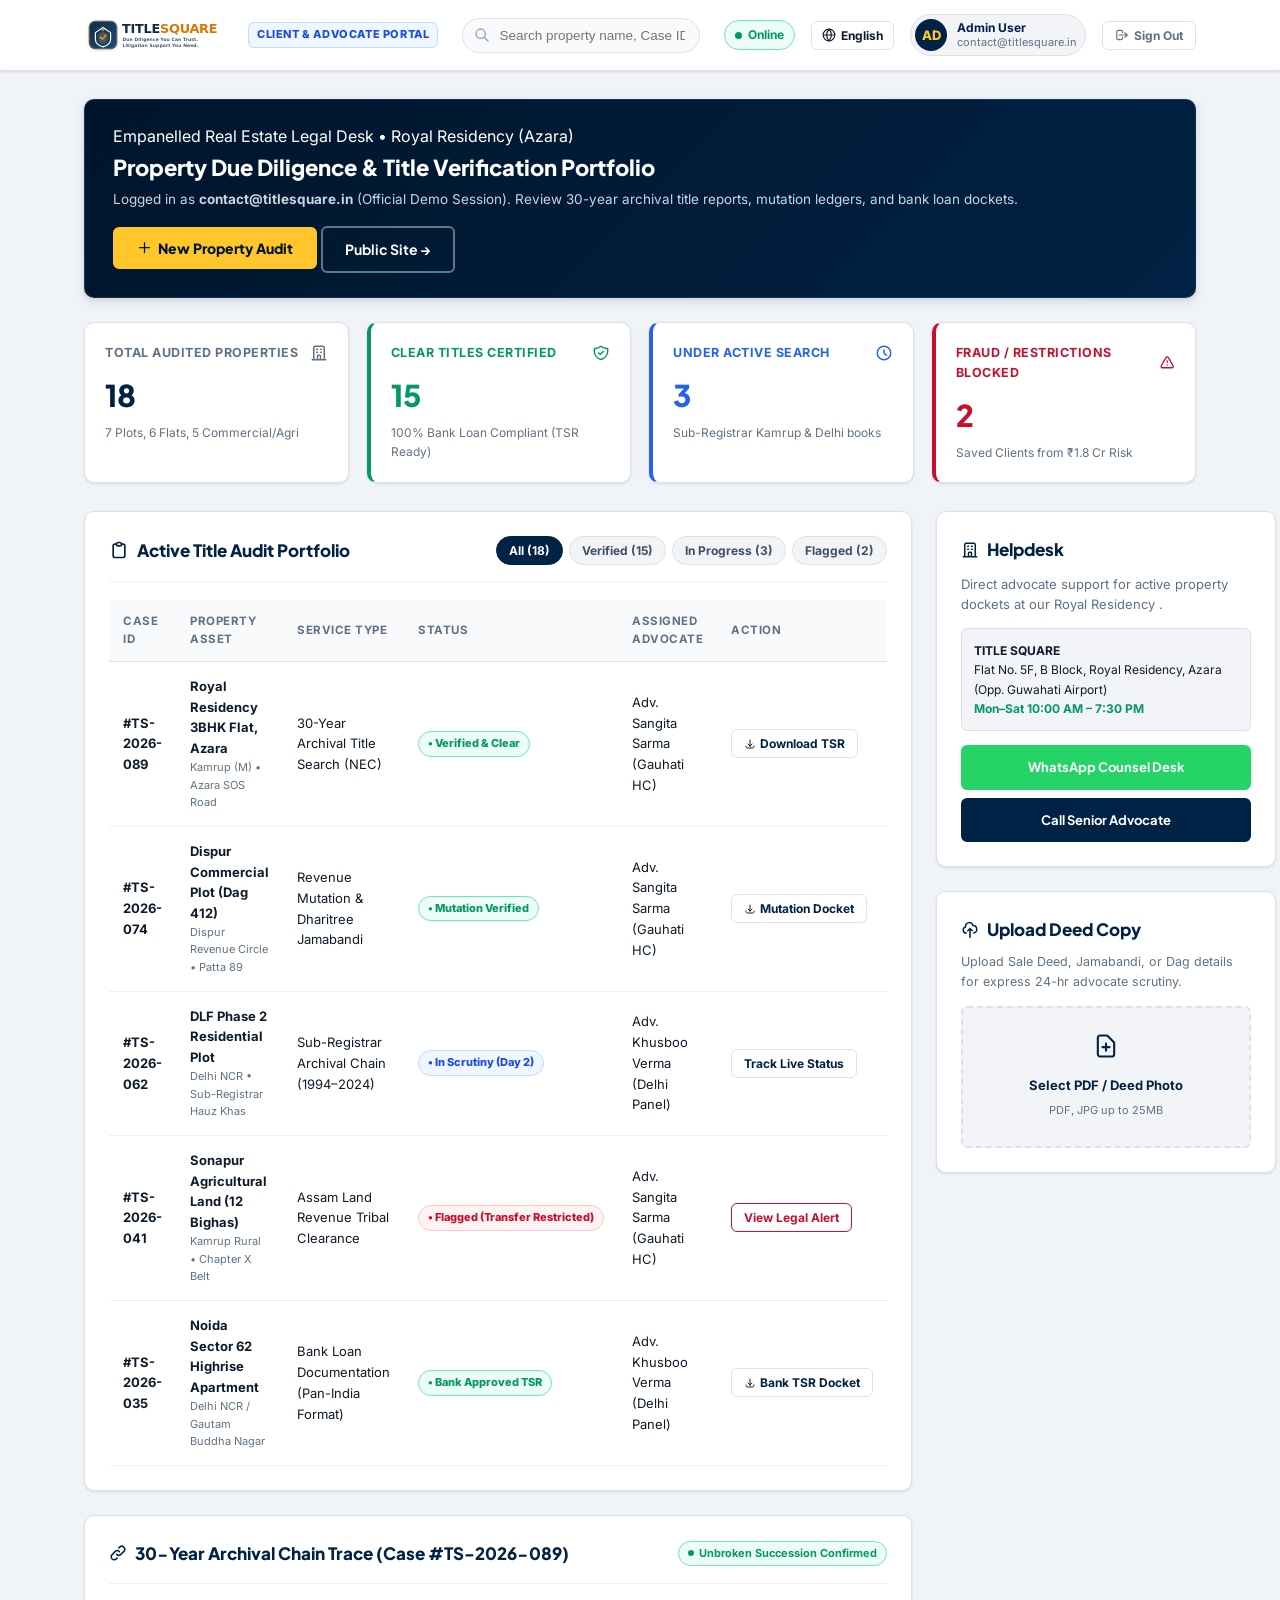
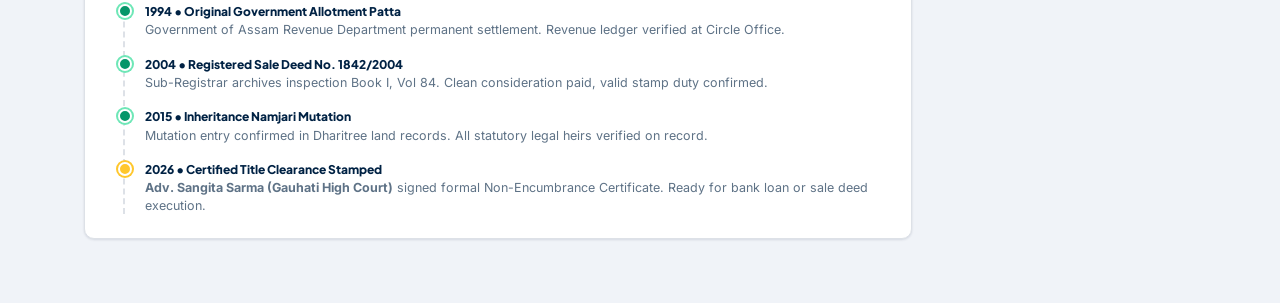
<file: dashboard.html>
<!DOCTYPE html>
<html lang="en">
<head>
  <meta charset="UTF-8">
  <meta name="viewport" content="width=device-width, initial-scale=1.0">
  <title>Client &amp; Advocate Audit Portal — Title Square</title>
  <meta name="description" content="Title Square Real Estate Legal Due Diligence Portal. Track 30-year archival searches, revenue mutations, and bank loan dockets.">
  <link rel="icon" type="image/svg+xml" href="assets/logo.svg">
  <link rel="stylesheet" href="css/style.css">
  <link rel="stylesheet" href="css/components.css">
  <link rel="stylesheet" href="css/responsive.css">
  <style>
    body { background: #f0f3f8; padding-bottom: 40px; }
    .dash-header {
      background: #ffffff;
      border-bottom: 1.5px solid var(--border);
      position: sticky;
      top: 0;
      z-index: 1000;
      box-shadow: var(--shadow-sm);
    }
    .dash-nav {
      display: flex;
      align-items: center;
      justify-content: space-between;
      height: 70px;
    }
    .dash-brand-wrap {
      display: flex;
      align-items: center;
      gap: 12px;
    }
    .dash-portal-tag {
      background: #eff6ff;
      color: #1d4ed8;
      border: 1px solid #bfdbfe;
      font-size: 11px;
      font-weight: 800;
      padding: 3px 8px;
      border-radius: var(--r-sm);
      text-transform: uppercase;
      letter-spacing: .6px;
    }
    .dash-search-box {
      flex: 1;
      max-width: 440px;
      margin: 0 24px;
      position: relative;
    }
    .dash-search-input {
      width: 100%;
      padding: 9px 14px 9px 36px;
      border: 1.5px solid var(--border);
      border-radius: 20px;
      font-size: 13.5px;
      background: #f8fafc;
      outline: none;
      transition: all .15s;
    }
    .dash-search-input:focus {
      background: #ffffff;
      border-color: var(--navy);
      box-shadow: 0 0 0 3px rgba(0,34,68,0.1);
    }
    .dash-search-icon {
      position: absolute;
      left: 12px;
      top: 50%;
      transform: translateY(-50%);
      color: #94a3b8;
    }
    .dash-user-bar {
      display: flex;
      align-items: center;
      gap: 16px;
    }
    .dash-advocate-live {
      display: flex;
      align-items: center;
      gap: 6px;
      font-size: 12px;
      font-weight: 700;
      color: var(--green);
      background: var(--green-bg);
      border: 1px solid var(--green-border);
      padding: 4px 10px;
      border-radius: var(--r-xl);
    }
    .dash-user-pill {
      display: flex;
      align-items: center;
      gap: 10px;
      padding: 4px 8px 4px 4px;
      background: var(--bg-page);
      border: 1px solid var(--border);
      border-radius: 30px;
    }
    .dash-avatar {
      width: 32px;
      height: 32px;
      border-radius: 50%;
      background: var(--navy);
      color: var(--gold);
      font-weight: 800;
      display: flex;
      align-items: center;
      justify-content: center;
      font-size: 13px;
    }
    .dash-user-info {
      font-size: 12px;
      line-height: 1.2;
    }
    .dash-user-info strong {
      display: block;
      color: var(--navy);
    }
    .dash-user-info span {
      color: var(--text-muted);
      font-size: 11px;
    }
    .btn-logout {
      background: transparent;
      border: 1px solid var(--border);
      color: var(--text-muted);
      padding: 6px 12px;
      border-radius: var(--r-sm);
      font-size: 12px;
      font-weight: 700;
      cursor: pointer;
      display: flex;
      align-items: center;
      gap: 5px;
      transition: all .15s;
    }
    .btn-logout:hover {
      background: #fef2f2;
      border-color: #fecaca;
      color: var(--red);
    }
    .dash-welcome-card {
      background: linear-gradient(135deg, var(--navy-dark) 0%, var(--navy) 100%);
      color: #ffffff;
      padding: 24px 28px;
      border-radius: var(--r-md);
      margin: 28px 0 24px;
      display: flex;
      align-items: center;
      justify-content: space-between;
      flex-wrap: wrap;
      gap: 16px;
      box-shadow: var(--shadow-md);
      border: 1px solid rgba(255,255,255,0.1);
    }
    .dash-welcome-card h1 {
      font-family: var(--font-h);
      font-size: 22px;
      font-weight: 800;
      margin-bottom: 4px;
    }
    .dash-welcome-card p {
      font-size: 13.5px;
      color: #cbd5e1;
    }
    .dash-stats-grid {
      display: grid;
      grid-template-columns: repeat(4, 1fr);
      gap: 18px;
      margin-bottom: 28px;
    }
    .dash-stat-box {
      background: #ffffff;
      border: 1.5px solid var(--border);
      border-radius: var(--r-md);
      padding: 20px;
      box-shadow: var(--shadow-sm);
      display: flex;
      flex-direction: column;
      gap: 4px;
      transition: all .2s;
    }
    .dash-stat-box:hover {
      transform: translateY(-2px);
      box-shadow: var(--shadow-md);
    }
    .dash-stat-head {
      display: flex;
      align-items: center;
      justify-content: space-between;
      color: var(--text-muted);
      font-size: 12.5px;
      font-weight: 700;
      text-transform: uppercase;
      letter-spacing: .5px;
    }
    .dash-stat-num {
      font-family: var(--font-h);
      font-size: 30px;
      font-weight: 800;
      color: var(--navy);
      margin-top: 4px;
    }
    .dash-stat-note {
      font-size: 12px;
      color: var(--text-muted);
    }
    .dash-main-layout {
      display: grid;
      grid-template-columns: 1fr 340px;
      gap: 24px;
    }
    .dash-card {
      background: #ffffff;
      border: 1.5px solid var(--border);
      border-radius: var(--r-md);
      padding: 24px;
      box-shadow: var(--shadow-sm);
      margin-bottom: 24px;
    }
    .dash-card-head {
      display: flex;
      align-items: center;
      justify-content: space-between;
      padding-bottom: 16px;
      border-bottom: 1px solid var(--border-light);
      margin-bottom: 18px;
      flex-wrap: wrap;
      gap: 12px;
    }
    .dash-card-title {
      font-family: var(--font-h);
      font-size: 17px;
      font-weight: 800;
      color: var(--navy);
      display: flex;
      align-items: center;
      gap: 8px;
    }
    .dash-filter-chips {
      display: flex;
      gap: 6px;
      flex-wrap: wrap;
    }
    .dash-filter-btn {
      padding: 6px 12px;
      font-size: 12px;
      font-weight: 700;
      border-radius: 20px;
      background: var(--bg-page);
      border: 1px solid var(--border);
      cursor: pointer;
      color: var(--text-mid);
      transition: all .15s;
    }
    .dash-filter-btn.is-active {
      background: var(--navy);
      color: #ffffff;
      border-color: var(--navy);
    }
    .dash-table-wrap {
      overflow-x: auto;
    }
    .dash-table {
      width: 100%;
      border-collapse: collapse;
      font-size: 13px;
      text-align: left;
    }
    .dash-table th {
      background: #f8fafc;
      color: var(--text-muted);
      font-weight: 700;
      padding: 12px 14px;
      border-bottom: 1.5px solid var(--border);
      font-size: 11.5px;
      text-transform: uppercase;
      letter-spacing: .5px;
    }
    .dash-table td {
      padding: 14px;
      border-bottom: 1px solid var(--border-light);
      vertical-align: middle;
      color: var(--text-dark);
    }
    .dash-table tr:hover td {
      background: #fafbfc;
    }
    .dash-status-pill {
      display: inline-flex;
      align-items: center;
      gap: 5px;
      font-size: 11px;
      font-weight: 800;
      padding: 3px 9px;
      border-radius: 20px;
      white-space: nowrap;
    }
    .dash-status-pill.clear {
      background: var(--green-bg);
      color: var(--green);
      border: 1px solid var(--green-border);
    }
    .dash-status-pill.progress {
      background: #eff6ff;
      color: #1d4ed8;
      border: 1px solid #bfdbfe;
    }
    .dash-status-pill.flagged {
      background: #fef2f2;
      color: var(--red);
      border: 1px solid #fecaca;
    }
    .btn-table-action {
      display: inline-flex;
      align-items: center;
      gap: 4px;
      padding: 6px 12px;
      background: #ffffff;
      border: 1.5px solid var(--border);
      border-radius: var(--r-sm);
      font-size: 12px;
      font-weight: 700;
      color: var(--navy);
      cursor: pointer;
      transition: all .15s;
      white-space: nowrap;
    }
    .btn-table-action:hover {
      background: var(--navy);
      color: #ffffff;
      border-color: var(--navy);
    }
    .timeline-node-list {
      display: flex;
      flex-direction: column;
      gap: 16px;
      position: relative;
      margin-left: 14px;
      padding-left: 20px;
      border-left: 2px dashed var(--border);
    }
    .timeline-node-item {
      position: relative;
    }
    .timeline-node-dot {
      position: absolute;
      left: -27px;
      top: 2px;
      width: 14px;
      height: 14px;
      border-radius: 50%;
      background: var(--green);
      border: 2px solid #ffffff;
      box-shadow: 0 0 0 2px var(--green-border);
    }
    .timeline-node-year {
      font-family: var(--font-h);
      font-size: 12px;
      font-weight: 800;
      color: var(--navy);
    }
    .timeline-node-desc {
      font-size: 12.5px;
      color: var(--text-muted);
      line-height: 1.4;
    }
    /* Mobile Search Strip */
    .dash-mobile-search-strip {
      display: none;
      background: #f8fafc;
      border-top: 1px solid var(--border-light);
      padding: 10px 0;
    }
    .dash-search-box-mobile {
      position: relative;
      width: 100%;
    }
    .dash-search-box-mobile .dash-search-input {
      width: 100%;
      background: #ffffff;
    }

    /* Responsive Breakpoints */
    @media (max-width: 991px) {
      .dash-main-layout {
        grid-template-columns: 1fr;
        gap: 20px;
      }
      .dash-stats-grid {
        grid-template-columns: repeat(2, 1fr);
        gap: 14px;
        margin-bottom: 22px;
      }
      .dash-search-box {
        display: none;
      }
      .dash-mobile-search-strip {
        display: block;
      }
      .dash-nav {
        height: auto;
        min-height: 64px;
        padding: 10px 0;
      }
      .dash-welcome-card {
        padding: 22px 20px;
        margin: 20px 0;
      }
    }

    @media (max-width: 768px) {
      .dash-user-info span {
        display: none;
      }
      .dash-user-pill {
        padding: 3px 8px 3px 3px;
        gap: 6px;
      }
      .dash-user-info strong {
        font-size: 11.5px;
      }
      .dash-portal-tag {
        display: none;
      }
      .dash-card {
        padding: 18px 16px;
        margin-bottom: 20px;
      }
      .dash-card-head {
        flex-direction: column;
        align-items: flex-start;
        gap: 12px;
      }
      .dash-filter-chips {
        width: 100%;
        overflow-x: auto;
        padding-bottom: 4px;
        flex-wrap: nowrap;
        -webkit-overflow-scrolling: touch;
      }
      .dash-filter-btn {
        flex-shrink: 0;
      }
    }

    @media (max-width: 640px) {
      body {
        padding-bottom: 72px; /* ensure comfortable clearance above mobile bottom bars */
      }
      .dash-nav {
        gap: 8px;
      }
      .dash-brand-wrap img {
        height: 32px !important;
      }
      .dash-user-bar {
        gap: 8px;
      }
      .dash-advocate-live {
        padding: 3px 7px;
        font-size: 11px;
      }
      .dash-advocate-live .advocate-status-text {
        display: none; /* Icon-only live dot badge on tiny screens */
      }
      .dash-advocate-live::after {
        content: "Live";
        font-size: 11px;
        font-weight: 700;
      }
      .dash-lang-label {
        display: none;
      }
      .dash-lang-btn {
        padding: 6px 8px !important;
      }
      .dash-user-pill {
        padding: 2px 6px 2px 2px;
      }
      .dash-avatar {
        width: 28px;
        height: 28px;
        font-size: 11.5px;
      }
      .dash-user-info strong {
        display: none;
      }
      .dash-logout-text {
        display: none;
      }
      .btn-logout {
        padding: 6px 8px;
      }
      
      .dash-welcome-card {
        flex-direction: column;
        align-items: flex-start;
        padding: 18px 16px;
        gap: 16px;
      }
      .dash-welcome-card h1 {
        font-size: 19px;
        line-height: 1.25;
      }
      .dash-welcome-card p {
        font-size: 13px;
      }
      .dash-welcome-actions {
        width: 100%;
        display: flex;
        flex-direction: column;
        gap: 8px;
      }
      .dash-welcome-actions .btn {
        width: 100%;
        justify-content: center;
        text-align: center;
      }
      
      .dash-stats-grid {
        grid-template-columns: 1fr;
        gap: 12px;
      }
      .dash-stat-box {
        padding: 16px;
      }
      .dash-stat-num {
        font-size: 26px;
      }
      
      .dash-table-wrap {
        margin: 0 -16px;
        padding: 0 16px;
        width: calc(100% + 32px);
      }
      .dash-table th, .dash-table td {
        padding: 10px 12px;
      }
      .dash-table th {
        font-size: 10.5px;
        white-space: nowrap;
      }
      .dash-table td {
        font-size: 12px;
      }
      
      .modal-dialog-card {
        margin: 12px;
        max-height: 90vh;
        overflow-y: auto;
      }
      .modal-banner {
        padding: 16px 16px 14px;
      }
      .modal-banner h4 {
        font-size: 16px;
      }
      .modal-padding {
        padding: 16px;
      }
    }
  </style>
</head>
<body>

  <!-- Top Dashboard Bar -->
  <header class="dash-header">
    <div class="container dash-nav">
      <div class="dash-brand-wrap">
        <a href="index.html" class="dash-brand-link">
          <img src="assets/logo.svg" alt="Title Square" class="dash-logo-img" style="height: 38px;">
        </a>
        <span class="dash-portal-tag">Client &amp; Advocate Portal</span>
      </div>

      <div class="dash-search-box">
        <svg class="dash-search-icon" width="16" height="16" fill="none" stroke="currentColor" stroke-width="2" viewBox="0 0 24 24"><path stroke-linecap="round" stroke-linejoin="round" d="M21 21l-6-6m2-5a7 7 0 11-14 0 7 7 0 0114 0z"/></svg>
        <input type="text" class="dash-search-input" id="caseSearchInput" placeholder="Search property name, Case ID, Dag/Patta, Khasra...">
      </div>

      <div class="dash-user-bar">
        <div class="dash-advocate-live">
          <span style="width: 7px; height: 7px; background: var(--green); border-radius: 50%; display: inline-block;"></span>
          <span class="advocate-status-text"> Online</span>
        </div>
        <button type="button" class="btn-lang dash-lang-btn" title="Language selection" style="padding: 6px 10px; font-size: 12px; background: #fff;">
          <svg width="14" height="14" viewBox="0 0 24 24" fill="none" stroke="currentColor" stroke-width="2"><circle cx="12" cy="12" r="10"/><path d="M2 12h20M12 2a15.3 15.3 0 014 10 15.3 15.3 0 01-4 10 15.3 15.3 0 01-4-10 15.3 15.3 0 014-10z"/></svg>
          <span class="dash-lang-label">English</span>
        </button>
        <div class="dash-user-pill">
          <div class="dash-avatar">AD</div>
          <div class="dash-user-info">
            <strong>Admin User</strong>
            <span id="displayUserEmail">contact@titlesquare.in</span>
          </div>
        </div>
        <button type="button" class="btn-logout" id="logoutBtn" title="Sign Out to Public Site">
          <svg width="14" height="14" fill="none" stroke="currentColor" stroke-width="2" viewBox="0 0 24 24"><path stroke-linecap="round" stroke-linejoin="round" d="M17 16l4-4m0 0l-4-4m4 4H7m6 4v1a3 3 0 01-3 3H6a3 3 0 01-3-3V7a3 3 0 013-3h4a3 3 0 013 3v1"/></svg>
          <span class="dash-logout-text">Sign Out</span>
        </button>
      </div>
    </div>
    
    <!-- Mobile Secondary Search Bar (Visible only on mobile/tablet) -->
    <div class="dash-mobile-search-strip">
      <div class="container">
        <div class="dash-search-box-mobile">
          <svg class="dash-search-icon" width="16" height="16" fill="none" stroke="currentColor" stroke-width="2" viewBox="0 0 24 24"><path stroke-linecap="round" stroke-linejoin="round" d="M21 21l-6-6m2-5a7 7 0 11-14 0 7 7 0 0114 0z"/></svg>
          <input type="text" class="dash-search-input" id="caseSearchInputMobile" placeholder="Search property, Case ID, Dag/Patta...">
        </div>
      </div>
    </div>
  </header>

  <div class="container dash-content-container">
    
    <!-- Welcome Header Strip -->
    <div class="dash-welcome-card">
      <div class="dash-welcome-text">
        <span class="dash-welcome-sub">
          Empanelled Real Estate Legal Desk &bull; Royal Residency  (Azara)
        </span>
        <h1>Property Due Diligence &amp; Title Verification Portfolio</h1>
        <p>Logged in as <strong>contact@titlesquare.in</strong> (Official Demo Session). Review 30-year archival title reports, mutation ledgers, and bank loan dockets.</p>
      </div>
      <div class="dash-welcome-actions">
        <button type="button" class="btn btn-yellow" id="btnNewAuditModal">
          <svg width="15" height="15" fill="none" stroke="currentColor" stroke-width="2" viewBox="0 0 24 24"><path stroke-linecap="round" stroke-linejoin="round" d="M12 4v16m8-8H4"/></svg>
          New Property Audit
        </button>
        <a href="index.html" class="btn btn-outline" style="color: #ffffff; border-color: rgba(255,255,255,0.4);">
          Public Site &rarr;
        </a>
      </div>
    </div>

    <!-- 4 Stats Cards -->
    <div class="dash-stats-grid">
      <div class="dash-stat-box">
        <div class="dash-stat-head">
          <span>Total Audited Properties</span>
          <svg width="18" height="18" fill="none" stroke="currentColor" stroke-width="2" viewBox="0 0 24 24"><path stroke-linecap="round" stroke-linejoin="round" d="M19 21V5a2 2 0 00-2-2H7a2 2 0 00-2 2v16m14 0h2m-2 0h-5m-9 0H3m2 0h5M9 7h1m-1 4h1m4-4h1m-1 4h1m-5 10v-5a1 1 0 011-1h2a1 1 0 011 1v5m-4 0h4"/></svg>
        </div>
        <div class="dash-stat-num" id="statTotal">18</div>
        <div class="dash-stat-note">7 Plots, 6 Flats, 5 Commercial/Agri</div>
      </div>

      <div class="dash-stat-box" style="border-left: 4px solid var(--green);">
        <div class="dash-stat-head">
          <span style="color: var(--green);">Clear Titles Certified</span>
          <svg width="18" height="18" fill="none" stroke="var(--green)" stroke-width="2" viewBox="0 0 24 24"><path stroke-linecap="round" stroke-linejoin="round" d="M9 12l2 2 4-4m5.618-4.016A11.955 11.955 0 0112 2.944a11.955 11.955 0 01-8.618 3.04A12.02 12.02 0 003 9c0 5.591 3.824 10.29 9 11.622 5.176-1.332 9-6.03 9-11.622 0-1.042-.133-2.052-.382-3.016z"/></svg>
        </div>
        <div class="dash-stat-num" style="color: var(--green);" id="statClear">15</div>
        <div class="dash-stat-note">100% Bank Loan Compliant (TSR Ready)</div>
      </div>

      <div class="dash-stat-box" style="border-left: 4px solid #2563eb;">
        <div class="dash-stat-head">
          <span style="color: #2563eb;">Under Active Search</span>
          <svg width="18" height="18" fill="none" stroke="#2563eb" stroke-width="2" viewBox="0 0 24 24"><path stroke-linecap="round" stroke-linejoin="round" d="M12 8v4l3 3m6-3a9 9 0 11-18 0 9 9 0 0118 0z"/></svg>
        </div>
        <div class="dash-stat-num" style="color: #2563eb;">3</div>
        <div class="dash-stat-note">Sub-Registrar Kamrup &amp; Delhi books</div>
      </div>

      <div class="dash-stat-box" style="border-left: 4px solid var(--red);">
        <div class="dash-stat-head">
          <span style="color: var(--red);">Fraud / Restrictions Blocked</span>
          <svg width="18" height="18" fill="none" stroke="var(--red)" stroke-width="2" viewBox="0 0 24 24"><path stroke-linecap="round" stroke-linejoin="round" d="M12 9v2m0 4h.01m-6.938 4h13.856c1.54 0 2.502-1.667 1.732-3L13.732 4c-.77-1.333-2.694-1.333-3.464 0L3.34 16c-.77 1.333.192 3 1.732 3z"/></svg>
        </div>
        <div class="dash-stat-num" style="color: var(--red);">2</div>
        <div class="dash-stat-note">Saved Clients from ₹1.8 Cr Risk</div>
      </div>
    </div>

    <!-- Main Dashboard Layout -->
    <div class="dash-main-layout">
      
      <!-- Left: Cases Table -->
      <div>
        <div class="dash-card">
          <div class="dash-card-head">
            <h2 class="dash-card-title">
              <svg width="20" height="20" fill="none" stroke="currentColor" stroke-width="2" viewBox="0 0 24 24"><path stroke-linecap="round" stroke-linejoin="round" d="M9 5H7a2 2 0 00-2 2v12a2 2 0 002 2h10a2 2 0 002-2V7a2 2 0 00-2-2h-2M9 5a2 2 0 002 2h2a2 2 0 002-2M9 5a2 2 0 012-2h2a2 2 0 012 2"/></svg>
              Active Title Audit Portfolio
            </h2>
            <div class="dash-filter-chips">
              <button type="button" class="dash-filter-btn is-active" data-filter="all">All (18)</button>
              <button type="button" class="dash-filter-btn" data-filter="clear">Verified (15)</button>
              <button type="button" class="dash-filter-btn" data-filter="progress">In Progress (3)</button>
              <button type="button" class="dash-filter-btn" data-filter="flagged">Flagged (2)</button>
            </div>
          </div>

          <div class="dash-table-wrap">
            <table class="dash-table" id="casesTable">
              <thead>
                <tr>
                  <th>Case ID</th>
                  <th>Property Asset</th>
                  <th>Service Type</th>
                  <th>Status</th>
                  <th>Assigned Advocate</th>
                  <th>Action</th>
                </tr>
              </thead>
              <tbody>
                
                <!-- Case 1 -->
                <tr data-status="clear">
                  <td><strong>#TS-2026-089</strong></td>
                  <td>
                    <strong>Royal Residency 3BHK Flat, Azara</strong>
                    <div style="font-size: 11px; color: var(--text-muted);">Kamrup (M) &bull; Azara SOS Road</div>
                  </td>
                  <td>30-Year Archival Title Search (NEC)</td>
                  <td><span class="dash-status-pill clear">&bull; Verified &amp; Clear</span></td>
                  <td>Adv. Sangita Sarma (Gauhati HC)</td>
                  <td>
                    <button type="button" class="btn-table-action" onclick="downloadReport('#TS-2026-089', 'Royal Residency 3BHK, Azara')">
                      <svg width="12" height="12" fill="none" stroke="currentColor" stroke-width="2" viewBox="0 0 24 24"><path stroke-linecap="round" stroke-linejoin="round" d="M4 16v1a3 3 0 003 3h10a3 3 0 003-3v-1m-4-4l-4 4m0 0l-4-4m4 4V4"/></svg>
                      Download TSR
                    </button>
                  </td>
                </tr>

                <!-- Case 2 -->
                <tr data-status="clear">
                  <td><strong>#TS-2026-074</strong></td>
                  <td>
                    <strong>Dispur Commercial Plot (Dag 412)</strong>
                    <div style="font-size: 11px; color: var(--text-muted);">Dispur Revenue Circle &bull; Patta 89</div>
                  </td>
                  <td>Revenue Mutation &amp; Dharitree Jamabandi</td>
                  <td><span class="dash-status-pill clear">&bull; Mutation Verified</span></td>
                  <td>Adv. Sangita Sarma (Gauhati HC)</td>
                  <td>
                    <button type="button" class="btn-table-action" onclick="downloadReport('#TS-2026-074', 'Dispur Commercial Plot')">
                      <svg width="12" height="12" fill="none" stroke="currentColor" stroke-width="2" viewBox="0 0 24 24"><path stroke-linecap="round" stroke-linejoin="round" d="M4 16v1a3 3 0 003 3h10a3 3 0 003-3v-1m-4-4l-4 4m0 0l-4-4m4 4V4"/></svg>
                      Mutation Docket
                    </button>
                  </td>
                </tr>

                <!-- Case 3 -->
                <tr data-status="progress">
                  <td><strong>#TS-2026-062</strong></td>
                  <td>
                    <strong>DLF Phase 2 Residential Plot</strong>
                    <div style="font-size: 11px; color: var(--text-muted);">Delhi NCR &bull; Sub-Registrar Hauz Khas</div>
                  </td>
                  <td>Sub-Registrar Archival Chain (1994–2024)</td>
                  <td><span class="dash-status-pill progress">&bull; In Scrutiny (Day 2)</span></td>
                  <td>Adv. Khusboo Verma (Delhi Panel)</td>
                  <td>
                    <button type="button" class="btn-table-action" onclick="alert('Case #TS-2026-062: Sub-Registrar physical inspection underway for Volume Book 1. Final advocate opinion expected tomorrow by 3:00 PM.')">
                      Track Live Status
                    </button>
                  </td>
                </tr>

                <!-- Case 4 -->
                <tr data-status="flagged">
                  <td><strong>#TS-2026-041</strong></td>
                  <td>
                    <strong>Sonapur Agricultural Land (12 Bighas)</strong>
                    <div style="font-size: 11px; color: var(--text-muted);">Kamrup Rural &bull; Chapter X Belt</div>
                  </td>
                  <td>Assam Land Revenue Tribal Clearance</td>
                  <td><span class="dash-status-pill flagged">&bull; Flagged (Transfer Restricted)</span></td>
                  <td>Adv. Sangita Sarma (Gauhati HC)</td>
                  <td>
                    <button type="button" class="btn-table-action" style="border-color: var(--red); color: var(--red);" onclick="alert('LEGAL CAUTION NOTICE: Case #TS-2026-041 is located within a protected Tribal Belt under Chapter X ALRR. Sale to non-protected classes is prohibited by statute without special DC clearance.')">
                      View Legal Alert
                    </button>
                  </td>
                </tr>

                <!-- Case 5 -->
                <tr data-status="clear">
                  <td><strong>#TS-2026-035</strong></td>
                  <td>
                    <strong>Noida Sector 62 Highrise Apartment</strong>
                    <div style="font-size: 11px; color: var(--text-muted);">Delhi NCR / Gautam Buddha Nagar</div>
                  </td>
                  <td>Bank Loan Documentation (Pan-India Format)</td>
                  <td><span class="dash-status-pill clear">&bull; Bank Approved TSR</span></td>
                  <td>Adv. Khusboo Verma (Delhi Panel)</td>
                  <td>
                    <button type="button" class="btn-table-action" onclick="downloadReport('#TS-2026-035', 'Noida Highrise Apartment')">
                      <svg width="12" height="12" fill="none" stroke="currentColor" stroke-width="2" viewBox="0 0 24 24"><path stroke-linecap="round" stroke-linejoin="round" d="M4 16v1a3 3 0 003 3h10a3 3 0 003-3v-1m-4-4l-4 4m0 0l-4-4m4 4V4"/></svg>
                      Bank TSR Docket
                    </button>
                  </td>
                </tr>

              </tbody>
            </table>
          </div>
        </div>

        <!-- 30-Year Chain Forensic Visualization Widget -->
        <div class="dash-card">
          <div class="dash-card-head">
            <h3 class="dash-card-title">
              <svg width="18" height="18" fill="none" stroke="currentColor" stroke-width="2" viewBox="0 0 24 24"><path stroke-linecap="round" stroke-linejoin="round" d="M13.828 10.172a4 4 0 00-5.656 0l-4 4a4 4 0 105.656 5.656l1.102-1.101m-.758-4.899a4 4 0 005.656 0l4-4a4 4 0 00-5.656-5.656l-1.1 1.1"/></svg>
              30-Year Archival Chain Trace (Case #TS-2026-089)
            </h3>
            <span class="badge-active-hub" style="font-size: 11px;">Unbroken Succession Confirmed</span>
          </div>

          <div class="timeline-node-list">
            <div class="timeline-node-item">
              <div class="timeline-node-dot"></div>
              <div class="timeline-node-year">1994 &bull; Original Government Allotment Patta</div>
              <div class="timeline-node-desc">Government of Assam Revenue Department permanent settlement. Revenue ledger verified at Circle Office.</div>
            </div>

            <div class="timeline-node-item">
              <div class="timeline-node-dot"></div>
              <div class="timeline-node-year">2004 &bull; Registered Sale Deed No. 1842/2004</div>
              <div class="timeline-node-desc">Sub-Registrar archives inspection Book I, Vol 84. Clean consideration paid, valid stamp duty confirmed.</div>
            </div>

            <div class="timeline-node-item">
              <div class="timeline-node-dot"></div>
              <div class="timeline-node-year">2015 &bull; Inheritance Namjari Mutation</div>
              <div class="timeline-node-desc">Mutation entry confirmed in Dharitree land records. All statutory legal heirs verified on record.</div>
            </div>

            <div class="timeline-node-item">
              <div class="timeline-node-dot" style="background: var(--gold); box-shadow: 0 0 0 2px var(--gold);"></div>
              <div class="timeline-node-year" style="color: var(--navy);">2026 &bull; Certified Title Clearance Stamped</div>
              <div class="timeline-node-desc"><strong>Adv. Sangita Sarma (Gauhati High Court)</strong> signed formal Non-Encumbrance Certificate. Ready for bank loan or sale deed execution.</div>
            </div>
          </div>
        </div>

      </div>

      <!-- Right Sidebar: Quick Actions & Advocate  Desk -->
      <div>
        
        <!--  Desk Widget -->
        <div class="dash-card">
          <h3 class="dash-card-title" style="margin-bottom: 12px;">
            <svg width="18" height="18" fill="none" stroke="currentColor" stroke-width="2" viewBox="0 0 24 24"><path stroke-linecap="round" stroke-linejoin="round" d="M19 21V5a2 2 0 00-2-2H7a2 2 0 00-2 2v16m14 0h2m-2 0h-5m-9 0H3m2 0h5M9 7h1m-1 4h1m4-4h1m-1 4h1m-5 10v-5a1 1 0 011-1h2a1 1 0 011 1v5m-4 0h4"/></svg>
             Helpdesk
          </h3>
          <p style="font-size: 13px; color: var(--text-muted); line-height: 1.5; margin-bottom: 14px;">
            Direct advocate support for active property dockets at our Royal Residency .
          </p>
          <div style="background: var(--bg-page); padding: 12px; border-radius: var(--r-sm); border: 1px solid var(--border); font-size: 12px; color: var(--text-dark); margin-bottom: 14px;">
            <strong>TITLE SQUARE </strong><br>
            Flat No. 5F, B Block, Royal Residency, Azara (Opp. Guwahati Airport)<br>
            <span style="color: var(--green); font-weight: 700;">Mon–Sat 10:00 AM – 7:30 PM</span>
          </div>

          <div style="display: flex; flex-direction: column; gap: 8px;">
            <a href="https://wa.me/919957643980?text=Hello%20Title%20Square,%20I%20am%20logged%20into%20Client%20Portal%20(contact@titlesquare.in)%20and%20need%20assistance%20with%20my%20case." target="_blank" class="btn btn-navy" style="background: #25d366; border-color: #25d366; color: #fff; font-size: 13px; padding: 10px;">
              WhatsApp Counsel Desk
            </a>
            <a href="tel:+919957643980" class="btn btn-navy" style="font-size: 13px; padding: 10px;">
              Call Senior Advocate
            </a>
          </div>
        </div>

        <!-- Document Upload Card -->
        <div class="dash-card">
          <h3 class="dash-card-title" style="margin-bottom: 8px;">
            <svg width="18" height="18" fill="none" stroke="currentColor" stroke-width="2" viewBox="0 0 24 24"><path stroke-linecap="round" stroke-linejoin="round" d="M7 16a4 4 0 01-.88-7.903A5 5 0 1115.9 6L16 6a5 5 0 011 9.9M15 13l-3-3m0 0l-3 3m3-3v12"/></svg>
            Upload Deed Copy
          </h3>
          <p style="font-size: 12.5px; color: var(--text-muted); margin-bottom: 14px;">
            Upload Sale Deed, Jamabandi, or Dag details for express 24-hr advocate scrutiny.
          </p>
          <div style="border: 2px dashed var(--border); border-radius: var(--r-sm); padding: 24px 14px; text-align: center; background: var(--bg-page); cursor: pointer;" onclick="document.getElementById('fileUploadInput').click();">
            <svg width="28" height="28" fill="none" stroke="var(--navy)" stroke-width="1.8" viewBox="0 0 24 24" style="margin: 0 auto 8px;"><path stroke-linecap="round" stroke-linejoin="round" d="M9 13h6m-3-3v6m5 5H7a2 2 0 01-2-2V5a2 2 0 012-2h5.586a1 1 0 01.707.293l5.414 5.414a1 1 0 01.293.707V19a2 2 0 01-2 2z"/></svg>
            <span style="font-size: 13px; font-weight: 700; color: var(--navy); display: block;">Select PDF / Deed Photo</span>
            <span style="font-size: 11px; color: var(--text-muted);">PDF, JPG up to 25MB</span>
            <input type="file" id="fileUploadInput" style="display: none;" onchange="handleFileUpload(this)">
          </div>
          <div id="uploadSuccessMsg" style="display: none; margin-top: 10px; font-size: 12px; color: var(--green); font-weight: 700;">
            Deed received! Advocate assigned for archival scrutiny.
          </div>
        </div>

      </div>

    </div>

  </div>

  <!-- Modal for New Audit Submission inside Dashboard -->
  <div class="modal-layer" id="newAuditModal">
    <div class="modal-dialog-card" style="max-width: 460px;">
      <button class="modal-x-btn" onclick="document.getElementById('newAuditModal').classList.remove('is-active')">&times;</button>
      <div class="modal-banner">
        <h4>Submit Property for Legal Audit</h4>
        <p>Direct advocate verification in Delhi &amp; Guwahati circles</p>
      </div>
      <div class="modal-padding">
        <form id="newAuditForm">
          <div class="field-wrap">
            <label>Property Name / Asset Identifier</label>
            <input type="text" class="field-control" placeholder="e.g. Royal Residency Azara 2BHK / Dispur Plot 55" required id="newPropName">
          </div>
          <div class="field-wrap">
            <label>Operating City / Revenue Circle</label>
            <select class="field-control" required id="newPropCity">
              <option value="Guwahati (Azara Circle)">Guwahati (Azara Circle)</option>
              <option value="Guwahati (Dispur Circle)">Guwahati (Dispur Circle)</option>
              <option value="Delhi NCR (South Delhi)">Delhi NCR (South Delhi)</option>
              <option value="Delhi NCR (Noida/Gurgaon)">Delhi NCR (Noida/Gurgaon)</option>
              <option value="Pan-India Bank Loan Documentation">Pan-India (Bank Loan TSR)</option>
            </select>
          </div>
          <div class="field-wrap">
            <label>Service Required</label>
            <select class="field-control" required id="newPropService">
              <option value="30-Year Title Search &amp; NEC">30-Year Archival Title Search &amp; NEC</option>
              <option value="Revenue Mutation &amp; Jamabandi">Revenue Mutation &amp; Jamabandi Verification</option>
              <option value="Bank Loan Docket (Pan-India)">Bank Loan Documentation (Pan-India)</option>
              <option value="Sale Deed Drafting &amp; Registration">Sale Deed Drafting &amp; Registration</option>
            </select>
          </div>
          <button type="submit" class="btn btn-navy" style="width: 100%; padding: 12px; margin-top: 6px;">
            Submit for Archival Audit &rarr;
          </button>
        </form>
      </div>
    </div>
  </div>

  <script>
    document.addEventListener('DOMContentLoaded', () => {
      const user = sessionStorage.getItem('titleSquare_user') || 'contact@titlesquare.in';
      document.getElementById('displayUserEmail').textContent = user;

      const filterBtns = document.querySelectorAll('.dash-filter-btn');
      const tableRows = document.querySelectorAll('#casesTable tbody tr');

      filterBtns.forEach(btn => {
        btn.addEventListener('click', () => {
          filterBtns.forEach(b => b.classList.remove('is-active'));
          btn.classList.add('is-active');
          const filter = btn.getAttribute('data-filter');

          tableRows.forEach(row => {
            const status = row.getAttribute('data-status');
            if (filter === 'all' || filter === status) {
              row.style.display = '';
            } else {
              row.style.display = 'none';
            }
          });
        });
      });

      const searchInput = document.getElementById('caseSearchInput');
      const searchInputMobile = document.getElementById('caseSearchInputMobile');
      
      function filterCases(query) {
        const q = query.toLowerCase();
        tableRows.forEach(row => {
          const text = row.innerText.toLowerCase();
          row.style.display = text.includes(q) ? '' : 'none';
        });
      }

      if (searchInput) {
        searchInput.addEventListener('input', (e) => {
          if (searchInputMobile) searchInputMobile.value = e.target.value;
          filterCases(e.target.value);
        });
      }

      if (searchInputMobile) {
        searchInputMobile.addEventListener('input', (e) => {
          if (searchInput) searchInput.value = e.target.value;
          filterCases(e.target.value);
        });
      }

      document.getElementById('logoutBtn').addEventListener('click', () => {
        sessionStorage.removeItem('titleSquare_user');
        window.location.href = 'index.html';
      });

      const newAuditBtn = document.getElementById('btnNewAuditModal');
      const newAuditModal = document.getElementById('newAuditModal');
      newAuditBtn.addEventListener('click', () => newAuditModal.classList.add('is-active'));

      document.getElementById('newAuditForm').addEventListener('submit', (e) => {
        e.preventDefault();
        const propName = document.getElementById('newPropName').value;
        const city = document.getElementById('newPropCity').value;
        const service = document.getElementById('newPropService').value;

        const tbody = document.querySelector('#casesTable tbody');
        const newRow = document.createElement('tr');
        newRow.setAttribute('data-status', 'progress');
        newRow.innerHTML = `
          <td><strong>#TS-2026-${Math.floor(100 + Math.random() * 900)}</strong></td>
          <td>
            <strong>${propName}</strong>
            <div style="font-size: 11px; color: var(--text-muted);">${city}</div>
          </td>
          <td>${service}</td>
          <td><span class="dash-status-pill progress">&bull; In Scrutiny (New)</span></td>
          <td>Adv. Sangita Sarma (Assigned)</td>
          <td>
            <button type="button" class="btn-table-action" onclick="alert('Case initiated for ${propName}. High Court advocate has begun archival Sub-Registrar scrutiny.')">
              Track Live Status
            </button>
          </td>
        `;
        tbody.prepend(newRow);

        newAuditModal.classList.remove('is-active');
        e.target.reset();
        alert('Case successfully lodged! Assigned to Advocate Sangita Sarma for immediate 30-year archival scrutiny.');
      });
    });

    function downloadReport(caseId, propName) {
      alert(`Generating Certified Title Search Report (TSR) for ${caseId} (${propName}).\n\nVerified by: Empanelled High Court Advocates\nOffice: Flat No. 5F, B Block, Royal Residency, Azara, Guwahati\nStatus: Non-Encumbrance Certified\n\n(Sample certified PDF is ready for your property records!)`);
    }

    function handleFileUpload(input) {
      if (input.files && input.files[0]) {
        document.getElementById('uploadSuccessMsg').style.display = 'block';
        alert('File "' + input.files[0].name + '" received. Assigned to Title Square  advocate for 30-year due diligence.');
      }
    }
  </script>
  <script src="js/i18n.js"></script>
</body>
</html>
</file>
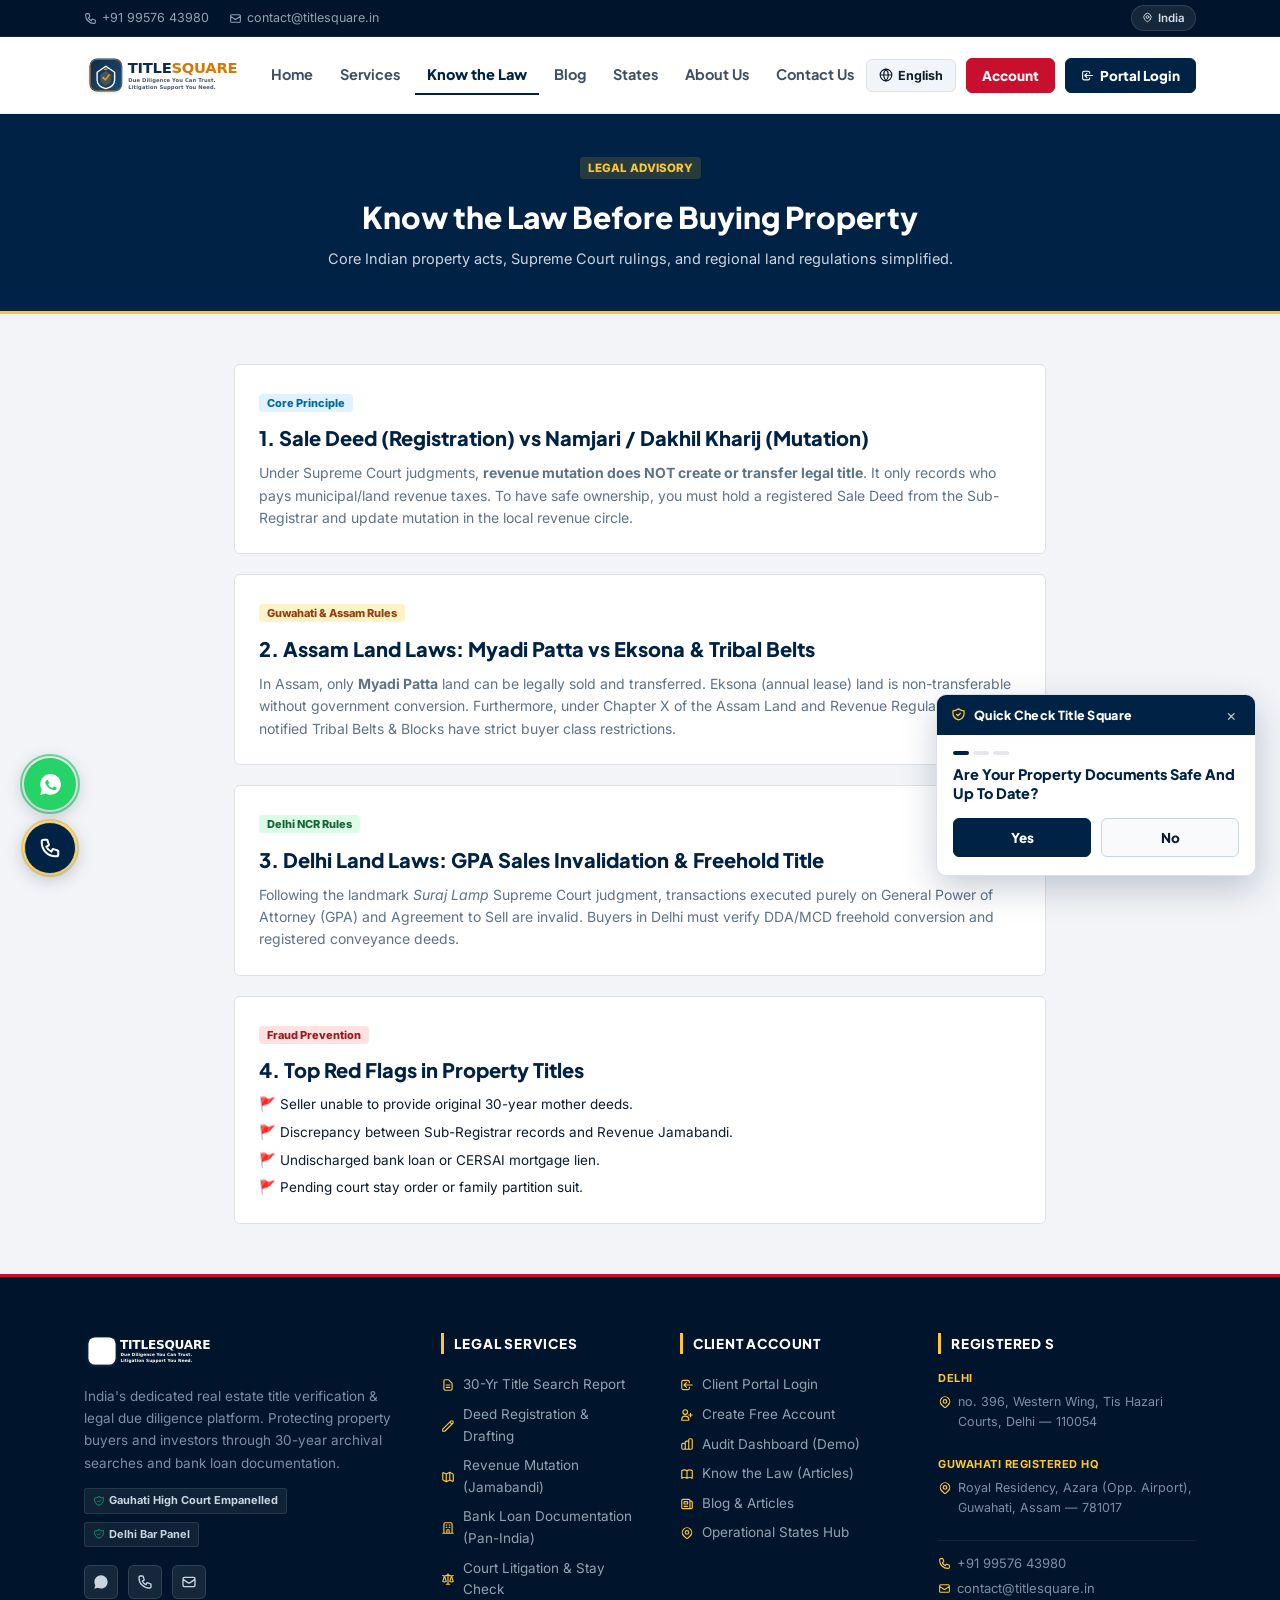
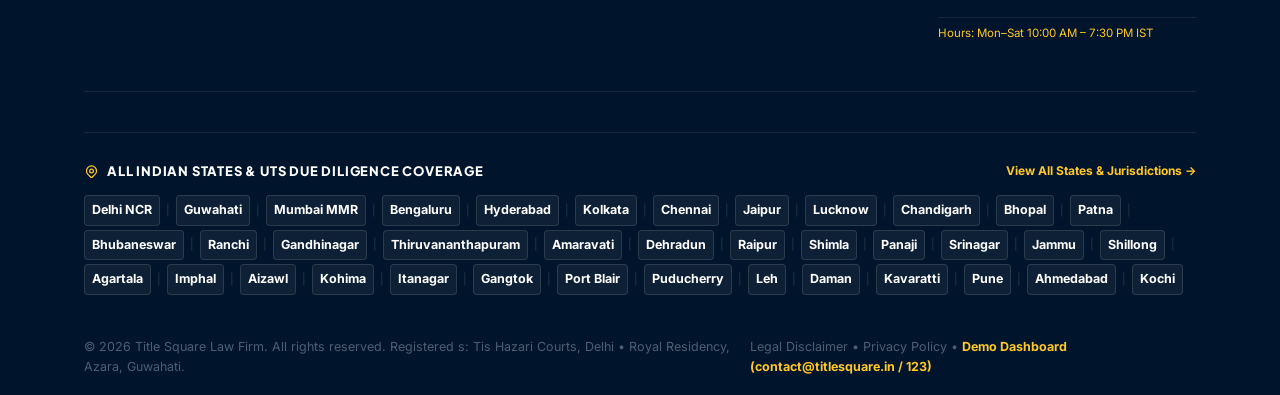
<file: know-the-law.html>
<!DOCTYPE html>
<html lang="en">
<head>
  <meta charset="UTF-8">
  <meta name="viewport" content="width=device-width, initial-scale=1.0">
  <title>Know the Law — Title Square | Indian Property Laws &amp; Land Rules</title>
  <meta name="description" content="Key Indian property laws explained by advocates: Transfer of Property Act, Registration vs Mutation, and Assam / Delhi land regulations.">
  <link rel="icon" type="image/svg+xml" href="assets/logo.svg">

  <link rel="stylesheet" href="css/style.css">
  <link rel="stylesheet" href="css/components.css">
  <link rel="stylesheet" href="css/responsive.css">
</head>
<body>

    <!-- Top Utility Bar -->
  <div class="top-bar">
    <div class="container">
      <div class="top-bar-left">
        <a href="tel:+919957643980">
          <svg width="13" height="13" fill="none" stroke="currentColor" stroke-width="2" viewBox="0 0 24 24"><path stroke-linecap="round" stroke-linejoin="round" d="M3 5a2 2 0 012-2h3.28a1 1 0 01.948.684l1.498 4.493a1 1 0 01-.502 1.21l-2.257 1.13a11.042 11.042 0 005.516 5.516l1.13-2.257a1 1 0 011.21-.502l4.493 1.498a1 1 0 01.684.949V19a2 2 0 01-2 2h-1C9.716 21 3 14.284 3 6V5z"/></svg>
          <span data-i18n="top.call">+91 99576 43980</span>
        </a>
        <a href="mailto:contact@titlesquare.in">
          <svg width="13" height="13" fill="none" stroke="currentColor" stroke-width="2" viewBox="0 0 24 24"><path stroke-linecap="round" stroke-linejoin="round" d="M3 8l7.89 5.26a2 2 0 002.22 0L21 8M5 19h14a2 2 0 002-2V7a2 2 0 00-2-2H5a2 2 0 00-2 2v10a2 2 0 002 2z"/></svg>
          contact@titlesquare.in
        </a>
      </div>
      <div class="top-bar-right">
        <span class="top-bar-city-pill">
          <svg width="11" height="11" fill="none" stroke="currentColor" stroke-width="2" viewBox="0 0 24 24"><path stroke-linecap="round" stroke-linejoin="round" d="M17.657 16.657L13.414 20.9a1.998 1.998 0 01-2.827 0l-4.244-4.243a8 8 0 1111.314 0z"/><path stroke-linecap="round" stroke-linejoin="round" d="M15 11a3 3 0 11-6 0 3 3 0 016 0z"/></svg>
          <span data-i18n="top.cities">India</span>
        </span>
      </div>
    </div>
  </div>

  <!-- Header -->
  <header class="site-header">
    <div class="container nav-container">
      <a href="index.html">
        <img src="assets/logo.svg" alt="Title Square" class="brand-logo-img">
      </a>
      <nav class="nav-menu" id="navMenu">
        <div class="mobile-drawer-header">
          <div class="drawer-header-left">
            <img src="assets/logo.svg" alt="Title Square" class="brand-logo-img" style="height: 30px;">
            <span class="drawer-verified-tag">
              <svg width="10" height="10" viewBox="0 0 24 24" fill="currentColor"><path d="M12 2L4 5v6.09c0 5.05 3.41 9.76 8 10.91 4.59-1.15 8-5.86 8-10.91V5l-8-3zm-1 14.5l-3.5-3.5 1.41-1.41L11 13.67l5.59-5.59L18 9.5l-7 7z"/></svg>
              High Court Verified
            </span>
          </div>
          <button type="button" class="mobile-drawer-close" id="mobileDrawerClose" aria-label="Close Menu">&times;</button>
        </div>

        <div class="drawer-consult-card">
          <div class="dcc-top">
            <div class="dcc-badge">
              <span class="dcc-badge-pulse"></span>
              Free Quick Check
            </div>
            <span class="dcc-deliv">24-48 Hr Express</span>
          </div>
          <div class="dcc-title">Instant Jamabandi &amp; Title Check</div>
          <p class="dcc-desc">Direct Sub-Registrar &amp; revenue circle scrutiny before property deals.</p>
          <button type="button" class="dcc-btn open-modal-trigger">
            <span>Check My Property Now</span>
            <svg width="13" height="13" fill="none" stroke="currentColor" stroke-width="2.2" viewBox="0 0 24 24"><path stroke-linecap="round" stroke-linejoin="round" d="M9 5l7 7-7 7"/></svg>
          </button>
        </div>

        <div class="drawer-section-label">Navigation Menu</div>
        <div class="mobile-drawer-links">
          <a href="index.html" class="nav-link">
            <span class="nav-link-icon-wrap">
              <svg width="17" height="17" fill="none" stroke="currentColor" stroke-width="2" viewBox="0 0 24 24"><path stroke-linecap="round" stroke-linejoin="round" d="M3 12l2-2m0 0l7-7 7 7M5 10v10a1 1 0 001 1h3m10-11l2 2m-2-2v10a1 1 0 01-1 1h-3m-6 0a1 1 0 001-1v-4a1 1 0 011-1h2a1 1 0 011 1v4a1 1 0 001 1m-6 0h6"/></svg>
            </span>
            <span class="nav-link-content">
              <span class="nav-link-title" data-i18n="nav.home">Home</span>
              <span class="nav-link-sub">Overview &amp; verified search</span>
            </span>
            <svg class="nav-chevron" width="14" height="14" fill="none" stroke="currentColor" stroke-width="2.2" viewBox="0 0 24 24"><path stroke-linecap="round" stroke-linejoin="round" d="M9 18l6-6-6-6"/></svg>
          </a>

          <a href="services.html" class="nav-link">
            <span class="nav-link-icon-wrap">
              <svg width="17" height="17" fill="none" stroke="currentColor" stroke-width="2" viewBox="0 0 24 24"><path stroke-linecap="round" stroke-linejoin="round" d="M9 12l2 2 4-4m5.618-4.016A11.955 11.955 0 0112 2.944a11.955 11.955 0 01-8.618 3.04A12.02 12.02 0 003 9c0 5.591 3.824 10.29 9 11.622 5.176-1.332 9-6.03 9-11.622 0-1.042-.133-2.052-.382-3.016z"/></svg>
            </span>
            <span class="nav-link-content">
              <span class="nav-link-title" data-i18n="nav.services">Services</span>
              <span class="nav-link-sub">30-Year Title Search &amp; Mutation</span>
            </span>
            <span class="drawer-badge badge-pop">Popular</span>
            <svg class="nav-chevron" width="14" height="14" fill="none" stroke="currentColor" stroke-width="2.2" viewBox="0 0 24 24"><path stroke-linecap="round" stroke-linejoin="round" d="M9 18l6-6-6-6"/></svg>
          </a>

          <a href="know-the-law.html" class="nav-link active">
            <span class="nav-link-icon-wrap">
              <svg width="17" height="17" fill="none" stroke="currentColor" stroke-width="2" viewBox="0 0 24 24"><path stroke-linecap="round" stroke-linejoin="round" d="M12 6.253v13m0-13C10.832 5.477 9.246 5 7.5 5S4.168 5.477 3 6.253v13C4.168 18.477 5.754 18 7.5 18s3.332.477 4.5 1.253m0-13C13.168 5.477 14.754 5 16.5 5c1.747 0 3.332.477 4.5 1.253v13C19.832 18.477 18.247 18 16.5 18c-1.746 0-3.332.477-4.5 1.253"/></svg>
            </span>
            <span class="nav-link-content">
              <span class="nav-link-title" data-i18n="nav.knowLaw">Know the Law</span>
              <span class="nav-link-sub">Assam &amp; Delhi Property Acts</span>
            </span>
            <span class="drawer-badge badge-legal">Guides</span>
            <svg class="nav-chevron" width="14" height="14" fill="none" stroke="currentColor" stroke-width="2.2" viewBox="0 0 24 24"><path stroke-linecap="round" stroke-linejoin="round" d="M9 18l6-6-6-6"/></svg>
          </a>

          <a href="blog.html" class="nav-link">
            <span class="nav-link-icon-wrap">
              <svg width="17" height="17" fill="none" stroke="currentColor" stroke-width="2" viewBox="0 0 24 24"><path stroke-linecap="round" stroke-linejoin="round" d="M19 20H5a2 2 0 01-2-2V6a2 2 0 012-2h10a2 2 0 012 2v1m2 13a2 2 0 01-2-2V7m2 13a2 2 0 002-2V9a2 2 0 00-2-2h-2m-4-3H9M7 16h6M7 8h6v4H7V8z"/></svg>
            </span>
            <span class="nav-link-content">
              <span class="nav-link-title" data-i18n="nav.blog">Blog</span>
              <span class="nav-link-sub">Legal Gazette &amp; Articles</span>
            </span>
            <span class="drawer-badge badge-legal">Gazette</span>
            <svg class="nav-chevron" width="14" height="14" fill="none" stroke="currentColor" stroke-width="2.2" viewBox="0 0 24 24"><path stroke-linecap="round" stroke-linejoin="round" d="M9 18l6-6-6-6"/></svg>
          </a>

          <a href="states.html" class="nav-link">
            <span class="nav-link-icon-wrap">
              <svg width="17" height="17" fill="none" stroke="currentColor" stroke-width="2" viewBox="0 0 24 24"><path stroke-linecap="round" stroke-linejoin="round" d="M17.657 16.657L13.414 20.9a1.998 1.998 0 01-2.827 0l-4.244-4.243a8 8 0 1111.314 0z"/><path stroke-linecap="round" stroke-linejoin="round" d="M15 11a3 3 0 11-6 0 3 3 0 016 0z"/></svg>
            </span>
            <span class="nav-link-content">
              <span class="nav-link-title" data-i18n="nav.cities">States</span>
              <span class="nav-link-sub">Pan-India State Jurisdictions &amp; Coverage</span>
            </span>
            <svg class="nav-chevron" width="14" height="14" fill="none" stroke="currentColor" stroke-width="2.2" viewBox="0 0 24 24"><path stroke-linecap="round" stroke-linejoin="round" d="M9 18l6-6-6-6"/></svg>
          </a>

          <a href="about-us.html" class="nav-link">
            <span class="nav-link-icon-wrap">
              <svg width="17" height="17" fill="none" stroke="currentColor" stroke-width="2" viewBox="0 0 24 24"><path stroke-linecap="round" stroke-linejoin="round" d="M19 21V5a2 2 0 00-2-2H7a2 2 0 00-2 2v16m14 0h2m-2 0h-5m-9 0H3m2 0h5M9 7h1m-1 4h1m4-4h1m-1 4h1m-5 10v-5a1 1 0 011-1h2a1 1 0 011 1v5m-4 0h4"/></svg>
            </span>
            <span class="nav-link-content">
              <span class="nav-link-title" data-i18n="nav.about">About Us</span>
              <span class="nav-link-sub">High Court Advocates &amp;  Team</span>
            </span>
            <svg class="nav-chevron" width="14" height="14" fill="none" stroke="currentColor" stroke-width="2.2" viewBox="0 0 24 24"><path stroke-linecap="round" stroke-linejoin="round" d="M9 18l6-6-6-6"/></svg>
          </a>

          <a href="contact-us.html" class="nav-link">
            <span class="nav-link-icon-wrap">
              <svg width="17" height="17" fill="none" stroke="currentColor" stroke-width="2" viewBox="0 0 24 24"><path stroke-linecap="round" stroke-linejoin="round" d="M3 5a2 2 0 012-2h3.28a1 1 0 01.948.684l1.498 4.493a1 1 0 01-.502 1.21l-2.257 1.13a11.042 11.042 0 005.516 5.516l1.13-2.257a1 1 0 011.21-.502l4.493 1.498a1 1 0 01.684.949V19a2 2 0 01-2 2h-1C9.716 21 3 14.284 3 6V5z"/></svg>
            </span>
            <span class="nav-link-content">
              <span class="nav-link-title" data-i18n="nav.contact">Contact Us</span>
              <span class="nav-link-sub"> Visits &amp; Direct Line</span>
            </span>
            <svg class="nav-chevron" width="14" height="14" fill="none" stroke="currentColor" stroke-width="2.2" viewBox="0 0 24 24"><path stroke-linecap="round" stroke-linejoin="round" d="M9 18l6-6-6-6"/></svg>
          </a>
        </div>

        <div class="drawer-section-label">Quick Legal Utilities</div>
        <div class="drawer-quick-grid">
          <a href="javascript:void(0)" class="drawer-quick-tile open-modal-trigger" data-city="Guwahati">
            <div class="dqt-icon-box dqt-icon-green">
              <svg width="17" height="17" fill="none" stroke="currentColor" stroke-width="2" viewBox="0 0 24 24"><path stroke-linecap="round" stroke-linejoin="round" d="M9 12h6m-6 4h6m2 5H7a2 2 0 01-2-2V5a2 2 0 012-2h5.586a1 1 0 01.707.293l5.414 5.414a1 1 0 01.293.707V19a2 2 0 01-2 2z"/></svg>
            </div>
            <div class="dqt-text">
              <span class="dqt-label">Jamabandi</span>
              <span class="dqt-sub">Revenue Patta</span>
            </div>
          </a>

          <a href="javascript:void(0)" class="drawer-quick-tile open-modal-trigger" data-city="Delhi NCR">
            <div class="dqt-icon-box dqt-icon-navy">
              <svg width="17" height="17" fill="none" stroke="currentColor" stroke-width="2" viewBox="0 0 24 24"><path stroke-linecap="round" stroke-linejoin="round" d="M21 21l-6-6m2-5a7 7 0 11-14 0 7 7 0 0114 0z"/></svg>
            </div>
            <div class="dqt-text">
              <span class="dqt-label">Title Search</span>
              <span class="dqt-sub">30-Yr Archival</span>
            </div>
          </a>

          <a href="https://wa.me/919957643980?text=Hello%20Title%20Square%20Legal%20Team,%20I%20need%20property%20due%20diligence%20assistance." target="_blank" rel="noopener" class="drawer-quick-tile">
            <div class="dqt-icon-box dqt-icon-wa">
              <svg width="17" height="17" fill="currentColor" viewBox="0 0 24 24"><path d="M12.04 2c-5.46 0-9.91 4.45-9.91 9.91 0 1.75.46 3.45 1.32 4.95L2.05 22l5.25-1.38c1.45.79 3.08 1.21 4.74 1.21 5.46 0 9.91-4.45 9.91-9.91 0-2.65-1.03-5.14-2.9-7.01A9.816 9.816 0 0012.04 2zm5.79 14.07c-.24.68-1.4 1.26-1.95 1.32-.51.06-1.17.09-3.37-.8-2.58-1.04-4.22-3.66-4.35-3.83-.13-.17-1.03-1.37-1.03-2.62 0-1.25.65-1.86.88-2.11.23-.25.5-.32.67-.32.17 0 .34 0 .49.01.15.01.37-.06.58.44.22.52.74 1.82.81 1.95.07.13.11.29.02.46-.09.18-.14.28-.27.44-.13.16-.28.36-.4.49-.13.13-.27.27-.12.52.16.25.7 1.15 1.5 1.86 1.03.92 1.9 1.2 2.16 1.33.27.13.42.11.58-.07.16-.18.68-.79.86-1.06.18-.27.37-.23.62-.14.25.09 1.58.74 1.85.88.27.14.45.2.52.31.06.12.06.68-.18 1.36z"/></svg>
            </div>
            <div class="dqt-text">
              <span class="dqt-label">WhatsApp</span>
              <span class="dqt-sub">Advocate Desk</span>
            </div>
          </a>

          <a href="tel:+919957643980" class="drawer-quick-tile">
            <div class="dqt-icon-box dqt-icon-amber">
              <svg width="17" height="17" fill="none" stroke="currentColor" stroke-width="2" viewBox="0 0 24 24"><path stroke-linecap="round" stroke-linejoin="round" d="M3 5a2 2 0 012-2h3.28a1 1 0 01.948.684l1.498 4.493a1 1 0 01-.502 1.21l-2.257 1.13a11.042 11.042 0 005.516 5.516l1.13-2.257a1 1 0 011.21-.502l4.493 1.498a1 1 0 01.684.949V19a2 2 0 01-2 2h-1C9.716 21 3 14.284 3 6V5z"/></svg>
            </div>
            <div class="dqt-text">
              <span class="dqt-label">Helpline</span>
              <span class="dqt-sub">+91 99576 43980</span>
            </div>
          </a>
        </div>

        <div class="mobile-drawer-actions">
          <button type="button" class="btn-auth-red open-auth-btn" data-tab="register" style="width: 100%; justify-content: center; padding: 11.5px; margin-bottom: 8px;">
            <svg width="14" height="14" fill="none" stroke="currentColor" stroke-width="2" viewBox="0 0 24 24"><path stroke-linecap="round" stroke-linejoin="round" d="M16 7a4 4 0 11-8 0 4 4 0 018 0zM12 14a7 7 0 00-7 7h14a7 7 0 00-7-7z"/></svg>
            <span data-i18n="nav.account">Account</span>
          </button>
          <button type="button" class="btn-auth-navy open-auth-btn" data-tab="login" style="width: 100%; justify-content: center; padding: 11px; margin-bottom: 8px;">
            <svg width="14" height="14" fill="none" stroke="currentColor" stroke-width="2" viewBox="0 0 24 24"><path stroke-linecap="round" stroke-linejoin="round" d="M11 16l-4-4m0 0l4-4m-4 4h14m-5 4v1a3 3 0 01-3 3H6a3 3 0 01-3-3V7a3 3 0 013-3h7a3 3 0 013 3v1"/></svg>
            <span data-i18n="nav.portalLogin">Client Portal Login</span>
          </button>

          <div class="drawer--info">
            <div class="dci-hours">
              <span class="dci-dot"></span>
              <span> Hours: Mon–Sat 10:00 AM – 7:30 PM</span>
            </div>
            <div class="dci-loc">
              <svg width="12" height="12" fill="none" stroke="currentColor" stroke-width="2" viewBox="0 0 24 24"><path stroke-linecap="round" stroke-linejoin="round" d="M17.657 16.657L13.414 20.9a1.998 1.998 0 01-2.827 0l-4.244-4.243a8 8 0 1111.314 0z"/><path stroke-linecap="round" stroke-linejoin="round" d="M15 11a3 3 0 11-6 0 3 3 0 016 0z"/></svg>
              <span>Tis Hazari Courts, Delhi &bull; Royal Residency, Guwahati</span>
            </div>
          </div>
        </div>
      </nav>
      <div class="nav-actions">
        <button type="button" class="btn-lang" title="Language selection">
          <svg width="14" height="14" viewBox="0 0 24 24" fill="none" stroke="currentColor" stroke-width="2"><circle cx="12" cy="12" r="10"/><path d="M2 12h20M12 2a15.3 15.3 0 014 10 15.3 15.3 0 01-4 10 15.3 15.3 0 01-4-10 15.3 15.3 0 014-10z"/></svg>
          English
        </button>
        <button type="button" class="btn-auth-red open-auth-btn" data-tab="register" onclick="openAuth('register')">
          <svg width="14" height="14" fill="none" stroke="currentColor" stroke-width="2" viewBox="0 0 24 24"><path stroke-linecap="round" stroke-linejoin="round" d="M16 7a4 4 0 11-8 0 4 4 0 018 0zM12 14a7 7 0 00-7 7h14a7 7 0 00-7-7z"/></svg>
          <span data-i18n="nav.account">Account</span>
        </button>
        <button type="button" class="btn-auth-navy open-auth-btn" data-tab="login" onclick="openAuth('login')">
          <svg width="13" height="13" fill="none" stroke="currentColor" stroke-width="2" viewBox="0 0 24 24"><path stroke-linecap="round" stroke-linejoin="round" d="M11 16l-4-4m0 0l4-4m-4 4h14m-5 4v1a3 3 0 01-3 3H6a3 3 0 01-3-3V7a3 3 0 013-3h7a3 3 0 013 3v1"/></svg>
          <span data-i18n="nav.portalLogin">Portal Login</span>
        </button>
        <button class="mobile-toggle-btn" id="mobileToggleBtn" aria-label="Toggle Navigation">
          <svg width="22" height="22" fill="none" stroke="currentColor" stroke-width="2" viewBox="0 0 24 24"><path stroke-linecap="round" stroke-linejoin="round" d="M4 6h16M4 12h16M4 18h16"/></svg>
        </button>
      </div>
    </div>
  </header>

  <!-- Banner -->
  <section style="background: var(--navy); padding: 40px 0; color: #fff; text-align: center; border-bottom: 3px solid var(--gold);">
    <div class="container" style="max-width: 680px;">
      <span style="display: inline-block; background: rgba(255, 199, 44, 0.15); color: var(--gold); font-size: 11.5px; font-weight: 800; padding: 2px 8px; border-radius: 4px; text-transform: uppercase; margin-bottom: 8px;">Legal Advisory</span>
      <h1 style="font-family: var(--font-h); font-size: 30px; font-weight: 800; margin: 6px 0;">
        Know the Law Before Buying Property
      </h1>
      <p style="color: #cbd5e1; font-size: 14.5px;">
        Core Indian property acts, Supreme Court rulings, and regional land regulations simplified.
      </p>
    </div>
  </section>

  <!-- Content -->
  <section style="padding: 50px 0; background: var(--bg-page);">
    <div class="container" style="max-width: 860px;">
      
      <!-- Article 1 -->
      <div style="background: #fff; border: 1.5px solid var(--border); border-radius: var(--r-sm); padding: 24px; margin-bottom: 20px;">
        <span style="font-size: 11px; font-weight: 800; color: #0369a1; background: #e0f2fe; padding: 2px 8px; border-radius: 4px;">Core Principle</span>
        <h2 style="font-family: var(--font-h); font-size: 20px; font-weight: 800; color: var(--navy); margin: 8px 0;">
          1. Sale Deed (Registration) vs Namjari / Dakhil Kharij (Mutation)
        </h2>
        <p style="font-size: 14px; color: var(--text-muted); line-height: 1.6;">
          Under Supreme Court judgments, <strong>revenue mutation does NOT create or transfer legal title</strong>. It only records who pays municipal/land revenue taxes. To have safe ownership, you must hold a registered Sale Deed from the Sub-Registrar and update mutation in the local revenue circle.
        </p>
      </div>

      <!-- Article 2 -->
      <div style="background: #fff; border: 1.5px solid var(--border); border-radius: var(--r-sm); padding: 24px; margin-bottom: 20px;">
        <span style="font-size: 11px; font-weight: 800; color: #92400e; background: #fef3c7; padding: 2px 8px; border-radius: 4px;">Guwahati &amp; Assam Rules</span>
        <h2 style="font-family: var(--font-h); font-size: 20px; font-weight: 800; color: var(--navy); margin: 8px 0;">
          2. Assam Land Laws: Myadi Patta vs Eksona &amp; Tribal Belts
        </h2>
        <p style="font-size: 14px; color: var(--text-muted); line-height: 1.6;">
          In Assam, only <strong>Myadi Patta</strong> land can be legally sold and transferred. Eksona (annual lease) land is non-transferable without government conversion. Furthermore, under Chapter X of the Assam Land and Revenue Regulation 1886, notified Tribal Belts &amp; Blocks have strict buyer class restrictions.
        </p>
      </div>

      <!-- Article 3 -->
      <div style="background: #fff; border: 1.5px solid var(--border); border-radius: var(--r-sm); padding: 24px; margin-bottom: 20px;">
        <span style="font-size: 11px; font-weight: 800; color: #166534; background: #dcfce7; padding: 2px 8px; border-radius: 4px;">Delhi NCR Rules</span>
        <h2 style="font-family: var(--font-h); font-size: 20px; font-weight: 800; color: var(--navy); margin: 8px 0;">
          3. Delhi Land Laws: GPA Sales Invalidation &amp; Freehold Title
        </h2>
        <p style="font-size: 14px; color: var(--text-muted); line-height: 1.6;">
          Following the landmark <em>Suraj Lamp</em> Supreme Court judgment, transactions executed purely on General Power of Attorney (GPA) and Agreement to Sell are invalid. Buyers in Delhi must verify DDA/MCD freehold conversion and registered conveyance deeds.
        </p>
      </div>

      <!-- Article 4 -->
      <div style="background: #fff; border: 1.5px solid var(--border); border-radius: var(--r-sm); padding: 24px;">
        <span style="font-size: 11px; font-weight: 800; color: #991b1b; background: #fee2e2; padding: 2px 8px; border-radius: 4px;">Fraud Prevention</span>
        <h2 style="font-family: var(--font-h); font-size: 20px; font-weight: 800; color: var(--navy); margin: 8px 0;">
          4. Top Red Flags in Property Titles
        </h2>
        <ul style="font-size: 13.5px; color: var(--text-dark); line-height: 1.6; margin-top: 8px; display: flex; flex-direction: column; gap: 6px;">
          <li>🚩 Seller unable to provide original 30-year mother deeds.</li>
          <li>🚩 Discrepancy between Sub-Registrar records and Revenue Jamabandi.</li>
          <li>🚩 Undischarged bank loan or CERSAI mortgage lien.</li>
          <li>🚩 Pending court stay order or family partition suit.</li>
        </ul>
      </div>

    </div>
  </section>

  <!-- FOOTER -->
  <footer class="site-footer">
    <div class="container">
      <div class="footer-grid-4">

        <!-- Col 1: Brand & Empanelment -->
        <div class="footer-about">
          <img src="assets/logo.svg" alt="Title Square" class="footer-logo">
          <p>India's dedicated real estate title verification &amp; legal due diligence platform. Protecting property buyers and investors through 30-year archival searches and bank loan documentation.</p>
          
          <div class="footer-accreditation-badges">
            <span class="footer-badge-pill">
              <svg width="12" height="12" fill="none" stroke="currentColor" stroke-width="2" viewBox="0 0 24 24"><path stroke-linecap="round" stroke-linejoin="round" d="M9 12l2 2 4-4m5.618-4.016A11.955 11.955 0 0112 2.944a11.955 11.955 0 01-8.618 3.04A12.02 12.02 0 003 9c0 5.591 3.824 10.29 9 11.622 5.176-1.332 9-6.03 9-11.622 0-1.042-.133-2.052-.382-3.016z"/></svg>
              Gauhati High Court Empanelled
            </span>
            <span class="footer-badge-pill">
              <svg width="12" height="12" fill="none" stroke="currentColor" stroke-width="2" viewBox="0 0 24 24"><path stroke-linecap="round" stroke-linejoin="round" d="M9 12l2 2 4-4m5.618-4.016A11.955 11.955 0 0112 2.944a11.955 11.955 0 01-8.618 3.04A12.02 12.02 0 003 9c0 5.591 3.824 10.29 9 11.622 5.176-1.332 9-6.03 9-11.622 0-1.042-.133-2.052-.382-3.016z"/></svg>
              Delhi Bar Panel
            </span>
          </div>

          <div class="footer-social-row">
            <a href="https://wa.me/919957643980" target="_blank" class="footer-social-icon" title="WhatsApp Legal Helpdesk">
              <svg width="16" height="16" fill="currentColor" viewBox="0 0 24 24"><path d="M12.04 2c-5.46 0-9.91 4.45-9.91 9.91 0 1.75.46 3.45 1.32 4.95L2.05 22l5.25-1.38c1.45.79 3.08 1.21 4.74 1.21 5.46 0 9.91-4.45 9.91-9.91 0-2.65-1.03-5.14-2.9-7.01A9.816 9.816 0 0012.04 2z"/></svg>
            </a>
            <a href="tel:+919957643980" class="footer-social-icon" title="Call Direct">
              <svg width="16" height="16" fill="none" stroke="currentColor" stroke-width="2" viewBox="0 0 24 24"><path stroke-linecap="round" stroke-linejoin="round" d="M3 5a2 2 0 012-2h3.28a1 1 0 01.948.684l1.498 4.493a1 1 0 01-.502 1.21l-2.257 1.13a11.042 11.042 0 005.516 5.516l1.13-2.257a1 1 0 011.21-.502l4.493 1.498a1 1 0 01.684.949V19a2 2 0 01-2 2h-1C9.716 21 3 14.284 3 6V5z"/></svg>
            </a>
            <a href="mailto:contact@titlesquare.in" class="footer-social-icon" title="Email Us">
              <svg width="16" height="16" fill="none" stroke="currentColor" stroke-width="2" viewBox="0 0 24 24"><path stroke-linecap="round" stroke-linejoin="round" d="M3 8l7.89 5.26a2 2 0 002.22 0L21 8M5 19h14a2 2 0 002-2V7a2 2 0 00-2-2H5a2 2 0 00-2 2v10a2 2 0 002 2z"/></svg>
            </a>
          </div>
        </div>

        <!-- Col 2: Services with Icons (PropertyKavach Screenshot Style) -->
        <div>
          <h4 class="footer-heading">Legal Services</h4>
          <ul>
            <li>
              <a href="services.html" class="footer-interactive-link">
                <svg width="14" height="14" fill="none" stroke="currentColor" stroke-width="2" viewBox="0 0 24 24"><path stroke-linecap="round" stroke-linejoin="round" d="M9 12h6m-6 4h6m2 5H7a2 2 0 01-2-2V5a2 2 0 012-2h5.586a1 1 0 01.707.293l5.414 5.414a1 1 0 01.293.707V19a2 2 0 01-2 2z"/></svg>
                30-Yr Title Search Report
              </a>
            </li>
            <li>
              <a href="services.html" class="footer-interactive-link">
                <svg width="14" height="14" fill="none" stroke="currentColor" stroke-width="2" viewBox="0 0 24 24"><path stroke-linecap="round" stroke-linejoin="round" d="M15.232 5.232l3.536 3.536m-2.036-5.036a2.5 2.5 0 113.536 3.536L6.5 21.036H3v-3.572L16.732 3.732z"/></svg>
                Deed Registration &amp; Drafting
              </a>
            </li>
            <li>
              <a href="services.html" class="footer-interactive-link">
                <svg width="14" height="14" fill="none" stroke="currentColor" stroke-width="2" viewBox="0 0 24 24"><path stroke-linecap="round" stroke-linejoin="round" d="M9 20l-5.447-2.724A1 1 0 013 16.382V5.618a1 1 0 011.447-.894L9 7m0 13l6-3m-6 3V7m6 10l4.553 2.276A1 1 0 0021 18.382V7.618a1 1 0 00-.553-.894L15 4m0 13V4m0 0L9 7"/></svg>
                Revenue Mutation (Jamabandi)
              </a>
            </li>
            <li>
              <a href="services.html" class="footer-interactive-link">
                <svg width="14" height="14" fill="none" stroke="currentColor" stroke-width="2" viewBox="0 0 24 24"><path stroke-linecap="round" stroke-linejoin="round" d="M19 21V5a2 2 0 00-2-2H7a2 2 0 00-2 2v16m14 0h2m-2 0h-5m-9 0H3m2 0h5M9 7h1m-1 4h1m4-4h1m-1 4h1m-5 10v-5a1 1 0 011-1h2a1 1 0 011 1v5m-4 0h4"/></svg>
                Bank Loan Documentation (Pan-India)
              </a>
            </li>
            <li>
              <a href="services.html" class="footer-interactive-link">
                <svg width="14" height="14" fill="none" stroke="currentColor" stroke-width="2" viewBox="0 0 24 24"><path stroke-linecap="round" stroke-linejoin="round" d="M3 6l3 1m0 0l-3 9a5.002 5.002 0 006.001 0M6 7l3 9M6 7l6-2m6 2l3-1m-3 1l-3 9a5.002 5.002 0 006.001 0M18 7l3 9m-3-9l-6-2m0-2v2m0 16V5m0 16H9m3 0h3"/></svg>
                Court Litigation &amp; Stay Check
              </a>
            </li>
          </ul>
        </div>

        <!-- Col 3: Portal & Navigation (PropertyKavach Screenshot Style) -->
        <div>
          <h4 class="footer-heading">Client Account</h4>
          <ul>
            <li>
              <a href="javascript:void(0)" class="footer-interactive-link open-auth-btn" data-tab="login">
                <svg width="14" height="14" fill="none" stroke="currentColor" stroke-width="2" viewBox="0 0 24 24"><path stroke-linecap="round" stroke-linejoin="round" d="M11 16l-4-4m0 0l4-4m-4 4h14m-5 4v1a3 3 0 01-3 3H6a3 3 0 01-3-3V7a3 3 0 013-3h7a3 3 0 013 3v1"/></svg>
                Client Portal Login
              </a>
            </li>
            <li>
              <a href="javascript:void(0)" class="footer-interactive-link open-auth-btn" data-tab="register">
                <svg width="14" height="14" fill="none" stroke="currentColor" stroke-width="2" viewBox="0 0 24 24"><path stroke-linecap="round" stroke-linejoin="round" d="M18 9v3m0 0v3m0-3h3m-3 0h-3m-2-5a4 4 0 11-8 0 4 4 0 018 0zM3 20a6 6 0 0112 0v1H3v-1z"/></svg>
                Create Free Account
              </a>
            </li>
            <li>
              <a href="dashboard.html" class="footer-interactive-link">
                <svg width="14" height="14" fill="none" stroke="currentColor" stroke-width="2" viewBox="0 0 24 24"><path stroke-linecap="round" stroke-linejoin="round" d="M9 19v-6a2 2 0 00-2-2H5a2 2 0 00-2 2v6a2 2 0 002 2h2a2 2 0 002-2zm0 0V9a2 2 0 012-2h2a2 2 0 012 2v10m-6 0a2 2 0 002 2h2a2 2 0 002-2m0 0V5a2 2 0 012-2h2a2 2 0 012 2v14a2 2 0 01-2 2h-2a2 2 0 01-2-2z"/></svg>
                Audit Dashboard (Demo)
              </a>
            </li>
            <li>
              <a href="know-the-law.html" class="footer-interactive-link">
                <svg width="14" height="14" fill="none" stroke="currentColor" stroke-width="2" viewBox="0 0 24 24"><path stroke-linecap="round" stroke-linejoin="round" d="M12 6.253v13m0-13C10.832 5.477 9.246 5 7.5 5S4.168 5.477 3 6.253v13C4.168 18.477 5.754 18 7.5 18s3.332.477 4.5 1.253m0-13C13.168 5.477 14.754 5 16.5 5c1.747 0 3.332.477 4.5 1.253v13C19.832 18.477 18.247 18 16.5 18c-1.746 0-3.332.477-4.5 1.253"/></svg>
                Know the Law (Articles)
              </a>
            </li>
            <li>
              <a href="blog.html" class="footer-interactive-link">
                <svg width="14" height="14" fill="none" stroke="currentColor" stroke-width="2" viewBox="0 0 24 24"><path stroke-linecap="round" stroke-linejoin="round" d="M19 20H5a2 2 0 01-2-2V6a2 2 0 012-2h10a2 2 0 012 2v1m2 13a2 2 0 01-2-2V7m2 13a2 2 0 002-2V9a2 2 0 00-2-2h-2m-4-3H9M7 16h6M7 8h6v4H7V8z"/></svg>
                Blog &amp; Articles
              </a>
            </li>
            <li>
              <a href="states.html" class="footer-interactive-link">
                <svg width="14" height="14" fill="none" stroke="currentColor" stroke-width="2" viewBox="0 0 24 24"><path stroke-linecap="round" stroke-linejoin="round" d="M17.657 16.657L13.414 20.9a1.998 1.998 0 01-2.827 0l-4.244-4.243a8 8 0 1111.314 0z"/><path stroke-linecap="round" stroke-linejoin="round" d="M15 11a3 3 0 11-6 0 3 3 0 016 0z"/></svg>
                Operational States Hub
              </a>
            </li>
          </ul>
        </div>

        <!-- Col 4: Registered Office Details with Icons -->
        <div>
          <h4 class="footer-heading">Registered s</h4>
          <div class="footer-contact-block">
            <div class="footer-office" style="margin-bottom: 12px;">
              <strong style="color: var(--gold); font-size: 11px; text-transform: uppercase; letter-spacing: .5px; display: block; margin-bottom: 2px;">Delhi </strong>
              <span style="display: flex; align-items: flex-start; gap: 6px;">
                <svg width="14" height="14" fill="none" stroke="currentColor" stroke-width="2" viewBox="0 0 24 24" style="color: var(--gold); flex-shrink: 0; margin-top: 3px;"><path stroke-linecap="round" stroke-linejoin="round" d="M17.657 16.657L13.414 20.9a1.998 1.998 0 01-2.827 0l-4.244-4.243a8 8 0 1111.314 0z"/><path stroke-linecap="round" stroke-linejoin="round" d="M15 11a3 3 0 11-6 0 3 3 0 016 0z"/></svg>
                <a href="contact-us.html#delhi-" style="color: inherit; text-decoration: none;">
                   no. 396, Western Wing, Tis Hazari Courts, Delhi — 110054
                </a>
              </span>
            </div>
            <div class="footer-office">
              <strong style="color: var(--gold); font-size: 11px; text-transform: uppercase; letter-spacing: .5px; display: block; margin-bottom: 2px;">Guwahati Registered HQ</strong>
              <span style="display: flex; align-items: flex-start; gap: 6px;">
                <svg width="14" height="14" fill="none" stroke="currentColor" stroke-width="2" viewBox="0 0 24 24" style="color: var(--gold); flex-shrink: 0; margin-top: 3px;"><path stroke-linecap="round" stroke-linejoin="round" d="M17.657 16.657L13.414 20.9a1.998 1.998 0 01-2.827 0l-4.244-4.243a8 8 0 1111.314 0z"/><path stroke-linecap="round" stroke-linejoin="round" d="M15 11a3 3 0 11-6 0 3 3 0 016 0z"/></svg>
                <a href="contact-us.html#headquarters-" style="color: inherit; text-decoration: none;">
                  Royal Residency, Azara (Opp. Airport), Guwahati, Assam — 781017
                </a>
              </span>
            </div>
            <div class="footer-contact-links" style="margin-top: 10px;">
              <a href="tel:+919957643980" style="display: flex; align-items: center; gap: 6px;">
                <svg width="13" height="13" fill="none" stroke="currentColor" stroke-width="2" viewBox="0 0 24 24" style="color: var(--gold);"><path stroke-linecap="round" stroke-linejoin="round" d="M3 5a2 2 0 012-2h3.28a1 1 0 01.948.684l1.498 4.493a1 1 0 01-.502 1.21l-2.257 1.13a11.042 11.042 0 005.516 5.516l1.13-2.257a1 1 0 011.21-.502l4.493 1.498a1 1 0 01.684.949V19a2 2 0 01-2 2h-1C9.716 21 3 14.284 3 6V5z"/></svg>
                +91 99576 43980
              </a>
              <a href="mailto:contact@titlesquare.in" style="display: flex; align-items: center; gap: 6px;">
                <svg width="13" height="13" fill="none" stroke="currentColor" stroke-width="2" viewBox="0 0 24 24" style="color: var(--gold);"><path stroke-linecap="round" stroke-linejoin="round" d="M3 8l7.89 5.26a2 2 0 002.22 0L21 8M5 19h14a2 2 0 002-2V7a2 2 0 00-2-2H5a2 2 0 00-2 2v10a2 2 0 002 2z"/></svg>
                contact@titlesquare.in
              </a>
            </div>
            <div style="font-size: 11.5px; color: var(--gold); margin-top: 6px; padding-top: 6px; border-top: 1px solid rgba(255,255,255,0.08);">
               Hours: Mon–Sat 10:00 AM – 7:30 PM IST
            </div>
          </div>
        </div>

      </div>

      <!-- Footer Cities Coverage Directory (HomeLane Style) -->
      <div class="footer-cities-strip">
        <div class="footer-cities-header">
          <div class="footer-cities-title">
            <svg width="15" height="15" fill="none" stroke="currentColor" stroke-width="2" viewBox="0 0 24 24"><path stroke-linecap="round" stroke-linejoin="round" d="M17.657 16.657L13.414 20.9a1.998 1.998 0 01-2.827 0l-4.244-4.243a8 8 0 1111.314 0z"/><path stroke-linecap="round" stroke-linejoin="round" d="M15 11a3 3 0 11-6 0 3 3 0 016 0z"/></svg>
            <span data-i18n="footer.hCitiesCoverage">All Indian States &amp; Union Territories Due Diligence Coverage</span>
          </div>
          <a href="states.html#states-directory" class="footer-cities-hub-link" data-i18n="footer.viewAllCities">View All States &amp; Jurisdictions &rarr;</a>
        </div>
        <div class="footer-cities-links-wrap">
          <a href="javascript:void(0)" class="footer-city-tag is-active-hub open-modal-trigger" data-city="Delhi NCR" title="Click to verify Delhi NCR Property">Delhi NCR</a>
          <span class="footer-city-divider">|</span>
          <a href="javascript:void(0)" class="footer-city-tag is-active-hub open-modal-trigger" data-city="Guwahati" title="Click to verify Guwahati (Assam) Property">Guwahati</a>
          <span class="footer-city-divider">|</span>
          <a href="javascript:void(0)" class="footer-city-tag is-active-hub open-modal-trigger" data-city="Mumbai" title="Click to verify Mumbai Property">Mumbai MMR</a>
          <span class="footer-city-divider">|</span>
          <a href="javascript:void(0)" class="footer-city-tag is-active-hub open-modal-trigger" data-city="Bengaluru" title="Click to verify Bengaluru Property">Bengaluru</a>
          <span class="footer-city-divider">|</span>
          <a href="javascript:void(0)" class="footer-city-tag is-active-hub open-modal-trigger" data-city="Hyderabad" title="Click to verify Hyderabad Property">Hyderabad</a>
          <span class="footer-city-divider">|</span>
          <a href="javascript:void(0)" class="footer-city-tag is-active-hub open-modal-trigger" data-city="Kolkata" title="Click to verify Kolkata Property">Kolkata</a>
          <span class="footer-city-divider">|</span>
          <a href="javascript:void(0)" class="footer-city-tag is-active-hub open-modal-trigger" data-city="Chennai" title="Click to verify Chennai Property">Chennai</a>
          <span class="footer-city-divider">|</span>
          <a href="javascript:void(0)" class="footer-city-tag is-active-hub open-modal-trigger" data-city="Jaipur" title="Click to verify Jaipur (Rajasthan) Property">Jaipur</a>
          <span class="footer-city-divider">|</span>
          <a href="javascript:void(0)" class="footer-city-tag is-active-hub open-modal-trigger" data-city="Lucknow" title="Click to verify Lucknow (Uttar Pradesh) Property">Lucknow</a>
          <span class="footer-city-divider">|</span>
          <a href="javascript:void(0)" class="footer-city-tag is-active-hub open-modal-trigger" data-city="Chandigarh" title="Click to verify Chandigarh Property">Chandigarh</a>
          <span class="footer-city-divider">|</span>
          <a href="javascript:void(0)" class="footer-city-tag is-active-hub open-modal-trigger" data-city="Bhopal" title="Click to verify Bhopal (Madhya Pradesh) Property">Bhopal</a>
          <span class="footer-city-divider">|</span>
          <a href="javascript:void(0)" class="footer-city-tag is-active-hub open-modal-trigger" data-city="Patna" title="Click to verify Patna (Bihar) Property">Patna</a>
          <span class="footer-city-divider">|</span>
          <a href="javascript:void(0)" class="footer-city-tag is-active-hub open-modal-trigger" data-city="Bhubaneswar" title="Click to verify Bhubaneswar (Odisha) Property">Bhubaneswar</a>
          <span class="footer-city-divider">|</span>
          <a href="javascript:void(0)" class="footer-city-tag is-active-hub open-modal-trigger" data-city="Ranchi" title="Click to verify Ranchi (Jharkhand) Property">Ranchi</a>
          <span class="footer-city-divider">|</span>
          <a href="javascript:void(0)" class="footer-city-tag is-active-hub open-modal-trigger" data-city="Gandhinagar" title="Click to verify Gandhinagar / Ahmedabad Property">Gandhinagar</a>
          <span class="footer-city-divider">|</span>
          <a href="javascript:void(0)" class="footer-city-tag is-active-hub open-modal-trigger" data-city="Thiruvananthapuram" title="Click to verify Thiruvananthapuram (Kerala) Property">Thiruvananthapuram</a>
          <span class="footer-city-divider">|</span>
          <a href="javascript:void(0)" class="footer-city-tag is-active-hub open-modal-trigger" data-city="Amaravati" title="Click to verify Amaravati (Andhra Pradesh) Property">Amaravati</a>
          <span class="footer-city-divider">|</span>
          <a href="javascript:void(0)" class="footer-city-tag is-active-hub open-modal-trigger" data-city="Dehradun" title="Click to verify Dehradun (Uttarakhand) Property">Dehradun</a>
          <span class="footer-city-divider">|</span>
          <a href="javascript:void(0)" class="footer-city-tag is-active-hub open-modal-trigger" data-city="Raipur" title="Click to verify Raipur (Chhattisgarh) Property">Raipur</a>
          <span class="footer-city-divider">|</span>
          <a href="javascript:void(0)" class="footer-city-tag is-active-hub open-modal-trigger" data-city="Shimla" title="Click to verify Shimla (Himachal Pradesh) Property">Shimla</a>
          <span class="footer-city-divider">|</span>
          <a href="javascript:void(0)" class="footer-city-tag is-active-hub open-modal-trigger" data-city="Panaji" title="Click to verify Panaji (Goa) Property">Panaji</a>
          <span class="footer-city-divider">|</span>
          <a href="javascript:void(0)" class="footer-city-tag is-active-hub open-modal-trigger" data-city="Srinagar" title="Click to verify Srinagar (J&K) Property">Srinagar</a>
          <span class="footer-city-divider">|</span>
          <a href="javascript:void(0)" class="footer-city-tag is-active-hub open-modal-trigger" data-city="Jammu" title="Click to verify Jammu (J&K) Property">Jammu</a>
          <span class="footer-city-divider">|</span>
          <a href="javascript:void(0)" class="footer-city-tag is-active-hub open-modal-trigger" data-city="Shillong" title="Click to verify Shillong (Meghalaya) Property">Shillong</a>
          <span class="footer-city-divider">|</span>
          <a href="javascript:void(0)" class="footer-city-tag is-active-hub open-modal-trigger" data-city="Agartala" title="Click to verify Agartala (Tripura) Property">Agartala</a>
          <span class="footer-city-divider">|</span>
          <a href="javascript:void(0)" class="footer-city-tag is-active-hub open-modal-trigger" data-city="Imphal" title="Click to verify Imphal (Manipur) Property">Imphal</a>
          <span class="footer-city-divider">|</span>
          <a href="javascript:void(0)" class="footer-city-tag is-active-hub open-modal-trigger" data-city="Aizawl" title="Click to verify Aizawl (Mizoram) Property">Aizawl</a>
          <span class="footer-city-divider">|</span>
          <a href="javascript:void(0)" class="footer-city-tag is-active-hub open-modal-trigger" data-city="Kohima" title="Click to verify Kohima (Nagaland) Property">Kohima</a>
          <span class="footer-city-divider">|</span>
          <a href="javascript:void(0)" class="footer-city-tag is-active-hub open-modal-trigger" data-city="Itanagar" title="Click to verify Itanagar (Arunachal) Property">Itanagar</a>
          <span class="footer-city-divider">|</span>
          <a href="javascript:void(0)" class="footer-city-tag is-active-hub open-modal-trigger" data-city="Gangtok" title="Click to verify Gangtok (Sikkim) Property">Gangtok</a>
          <span class="footer-city-divider">|</span>
          <a href="javascript:void(0)" class="footer-city-tag is-active-hub open-modal-trigger" data-city="Port Blair" title="Click to verify Port Blair (A&N) Property">Port Blair</a>
          <span class="footer-city-divider">|</span>
          <a href="javascript:void(0)" class="footer-city-tag is-active-hub open-modal-trigger" data-city="Puducherry" title="Click to verify Puducherry Property">Puducherry</a>
          <span class="footer-city-divider">|</span>
          <a href="javascript:void(0)" class="footer-city-tag is-active-hub open-modal-trigger" data-city="Leh" title="Click to verify Leh (Ladakh) Property">Leh</a>
          <span class="footer-city-divider">|</span>
          <a href="javascript:void(0)" class="footer-city-tag is-active-hub open-modal-trigger" data-city="Daman" title="Click to verify Daman Property">Daman</a>
          <span class="footer-city-divider">|</span>
          <a href="javascript:void(0)" class="footer-city-tag is-active-hub open-modal-trigger" data-city="Kavaratti" title="Click to verify Kavaratti Property">Kavaratti</a>
          <span class="footer-city-divider">|</span>
          <a href="javascript:void(0)" class="footer-city-tag is-active-hub open-modal-trigger" data-city="Pune" title="Click to verify Pune Property">Pune</a>
          <span class="footer-city-divider">|</span>
          <a href="javascript:void(0)" class="footer-city-tag is-active-hub open-modal-trigger" data-city="Ahmedabad" title="Click to verify Ahmedabad Property">Ahmedabad</a>
          <span class="footer-city-divider">|</span>
          <a href="javascript:void(0)" class="footer-city-tag is-active-hub open-modal-trigger" data-city="Kochi" title="Click to verify Kochi Property">Kochi</a>
        </div>
      </div>

      <div class="footer-bottom-bar">
        <p>&copy; 2026 Title Square Law Firm. All rights reserved. Registered s: Tis Hazari Courts, Delhi &bull; Royal Residency, Azara, Guwahati.</p>
        <p><a href="know-the-law.html">Legal Disclaimer</a> &bull; <a href="about-us.html">Privacy Policy</a> &bull; <a href="dashboard.html" style="color: var(--gold); font-weight: 700;">Demo Dashboard (contact@titlesquare.in / 123)</a></p>
      </div>
    </div>
  </footer>

  <!-- Mobile Bottom Nav -->
  <nav class="mobile-sticky-bottom">
    <a href="index.html" class="m-tab-item"><svg fill="none" stroke="currentColor" stroke-width="2" viewBox="0 0 24 24"><path stroke-linecap="round" stroke-linejoin="round" d="M3 12l2-2m0 0l7-7 7 7M5 10v10a1 1 0 001 1h3m10-11l2 2m-2-2v10a1 1 0 01-1 1h-3m-6 0a1 1 0 001-1v-4a1 1 0 011-1h2a1 1 0 011 1v4a1 1 0 001 1m-6 0h6"/></svg><span>Home</span></a>
    <a href="services.html" class="m-tab-item"><svg fill="none" stroke="currentColor" stroke-width="2" viewBox="0 0 24 24"><path stroke-linecap="round" stroke-linejoin="round" d="M9 12h6m-6 4h6m2 5H7a2 2 0 01-2-2V5a2 2 0 012-2h5.586a1 1 0 01.707.293l5.414 5.414a1 1 0 01.293.707V19a2 2 0 01-2 2z"/></svg><span>Services</span></a>
    <a href="#" class="m-center-action open-modal-trigger"><div class="m-center-btn"><span class="m-center-free-badge">FREE</span><svg width="22" height="22" fill="none" stroke="#fff" stroke-width="2.2" viewBox="0 0 24 24"><path stroke-linecap="round" stroke-linejoin="round" d="M9 12l2 2 4-4m5.618-4.016A11.955 11.955 0 0112 2.944a11.955 11.955 0 01-8.618 3.04A12.02 12.02 0 003 9c0 5.591 3.824 10.29 9 11.622 5.176-1.332 9-6.03 9-11.622 0-1.042-.133-2.052-.382-3.016z"/></svg></div><span class="m-center-text">Get Jamabandi</span></a>
    <a href="states.html" class="m-tab-item"><svg fill="none" stroke="currentColor" stroke-width="2" viewBox="0 0 24 24"><path stroke-linecap="round" stroke-linejoin="round" d="M17.657 16.657L13.414 20.9a1.998 1.998 0 01-2.827 0l-4.244-4.243a8 8 0 1111.314 0z"/><path stroke-linecap="round" stroke-linejoin="round" d="M15 11a3 3 0 11-6 0 3 3 0 016 0z"/></svg><span>States</span></a>
    <a href="contact-us.html" class="m-tab-item"><svg fill="none" stroke="currentColor" stroke-width="2" viewBox="0 0 24 24"><path stroke-linecap="round" stroke-linejoin="round" d="M3 5a2 2 0 012-2h3.28a1 1 0 01.948.684l1.498 4.493a1 1 0 01-.502 1.21l-2.257 1.13a11.042 11.042 0 005.516 5.516l1.13-2.257a1 1 0 011.21-.502l4.493 1.498a1 1 0 01.684.949V19a2 2 0 01-2 2h-1C9.716 21 3 14.284 3 6V5z"/></svg><span>Contact</span></a>
  </nav>

  <!-- Floating Contact Actions (WhatsApp & Call) -->
  <div class="floating-contact-actions" id="floatingContactActions">
    <a href="https://wa.me/919957643980?text=Hello%20Title%20Square%20Legal%20Team,%20I%20need%20property%20due%20diligence%20assistance." target="_blank" rel="noopener" class="floating-action-btn btn-wa" aria-label="Chat on WhatsApp" title="Chat on WhatsApp (+91 99576 43980)">
      <span class="fab-pulse-ring wa-ring"></span>
      <span class="fab-icon-box">
        <svg width="25" height="25" fill="currentColor" viewBox="0 0 24 24"><path d="M12.04 2c-5.46 0-9.91 4.45-9.91 9.91 0 1.75.46 3.45 1.32 4.95L2.05 22l5.25-1.38c1.45.79 3.08 1.21 4.74 1.21 5.46 0 9.91-4.45 9.91-9.91 0-2.65-1.03-5.14-2.9-7.01A9.816 9.816 0 0012.04 2zm5.79 14.07c-.24.68-1.4 1.26-1.95 1.32-.51.06-1.17.09-3.37-.8-2.58-1.04-4.22-3.66-4.35-3.83-.13-.17-1.03-1.37-1.03-2.62 0-1.25.65-1.86.88-2.11.23-.25.5-.32.67-.32.17 0 .34 0 .49.01.15.01.37-.06.58.44.22.52.74 1.82.81 1.95.07.13.11.29.02.46-.09.18-.14.28-.27.44-.13.16-.28.36-.4.49-.13.13-.27.27-.12.52.16.25.7 1.15 1.5 1.86 1.03.92 1.9 1.2 2.16 1.33.27.13.42.11.58-.07.16-.18.68-.79.86-1.06.18-.27.37-.23.62-.14.25.09 1.58.74 1.85.88.27.14.45.2.52.31.06.12.06.68-.18 1.36z"/></svg>
      </span>
      <span class="fab-tooltip">WhatsApp: 99576 43980</span>
    </a>
    <a href="tel:+919957643980" class="floating-action-btn btn-call" aria-label="Call +91 99576 43980" title="Call Legal Helpline (+91 99576 43980)">
      <span class="fab-pulse-ring call-ring"></span>
      <span class="fab-icon-box">
        <svg width="22" height="22" fill="none" stroke="currentColor" stroke-width="2.2" viewBox="0 0 24 24"><path stroke-linecap="round" stroke-linejoin="round" d="M3 5a2 2 0 012-2h3.28a1 1 0 01.948.684l1.498 4.493a1 1 0 01-.502 1.21l-2.257 1.13a11.042 11.042 0 005.516 5.516l1.13-2.257a1 1 0 011.21-.502l4.493 1.498a1 1 0 01.684.949V19a2 2 0 01-2 2h-1C9.716 21 3 14.284 3 6V5z"/></svg>
      </span>
      <span class="fab-tooltip">Call: 99576 43980</span>
    </a>
  </div>

  <!-- Modal -->
  <div class="modal-layer" id="reportModalLayer">
    <div class="modal-dialog-card">
      <button class="modal-x-btn" id="modalCloseBtn">✕</button>
      <div class="modal-banner">
        <h4>Get Jamabandi Copy</h4>
        <p>Verified by High Court Advocates</p>
      </div>
      <div class="modal-padding">
        <form class="ajax-form">
          <div class="field-wrap"><label>Your Name</label><input type="text" class="field-control" placeholder="Enter full name" required></div>
          <div class="field-wrap"><label>Mobile Number</label><input type="tel" class="field-control" pattern="[0-9]{10}" placeholder="10-digit number" required></div>
          <div class="field-wrap"><label>Select State / Jurisdiction</label><select class="field-control" required>
            <optgroup label="Headquarters & Metro s">
              <option value="Delhi NCR" selected>Delhi NCR</option>
              <option value="Guwahati">Guwahati (Assam )</option>
              <option value="Mumbai">Mumbai MMR (Maharashtra)</option>
              <option value="Bengaluru">Bengaluru (Karnataka)</option>
              <option value="Hyderabad">Hyderabad (Telangana)</option>
              <option value="Kolkata">Kolkata (West Bengal)</option>
              <option value="Chennai">Chennai (Tamil Nadu)</option>
              <option value="Pune">Pune (Maharashtra)</option>
            </optgroup>
            <optgroup label="North India Capitals">
              <option value="Chandigarh">Chandigarh (Punjab &amp; Haryana)</option>
              <option value="Jaipur">Jaipur (Rajasthan)</option>
              <option value="Lucknow">Lucknow (Uttar Pradesh)</option>
              <option value="Dehradun">Dehradun (Uttarakhand)</option>
              <option value="Shimla">Shimla (Himachal Pradesh)</option>
              <option value="Srinagar">Srinagar (Jammu &amp; Kashmir)</option>
              <option value="Jammu">Jammu (Jammu &amp; Kashmir)</option>
            </optgroup>
            <optgroup label="East &amp; North-East Capitals">
              <option value="Patna">Patna (Bihar)</option>
              <option value="Bhubaneswar">Bhubaneswar (Odisha)</option>
              <option value="Ranchi">Ranchi (Jharkhand)</option>
              <option value="Shillong">Shillong (Meghalaya)</option>
              <option value="Agartala">Agartala (Tripura)</option>
              <option value="Gangtok">Gangtok (Sikkim)</option>
              <option value="Itanagar">Itanagar (Arunachal Pradesh)</option>
              <option value="Imphal">Imphal (Manipur)</option>
              <option value="Aizawl">Aizawl (Mizoram)</option>
              <option value="Kohima">Kohima (Nagaland)</option>
            </optgroup>
            <optgroup label="West &amp; Central India Capitals">
              <option value="Gandhinagar">Gandhinagar / Ahmedabad (Gujarat)</option>
              <option value="Panaji">Panaji (Goa)</option>
              <option value="Bhopal">Bhopal (Madhya Pradesh)</option>
              <option value="Raipur">Raipur (Chhattisgarh)</option>
            </optgroup>
            <optgroup label="South India Capitals">
              <option value="Thiruvananthapuram">Thiruvananthapuram (Kerala)</option>
              <option value="Amaravati">Amaravati (Andhra Pradesh)</option>
              <option value="Kochi">Kochi (Kerala)</option>
            </optgroup>
            <optgroup label="Union Territory Capitals">
              <option value="Port Blair">Port Blair (Andaman &amp; Nicobar)</option>
              <option value="Puducherry">Puducherry (Puducherry UT)</option>
              <option value="Leh">Leh (Ladakh)</option>
              <option value="Daman">Daman (DNH &amp; DD)</option>
              <option value="Kavaratti">Kavaratti (Lakshadweep)</option>
            </optgroup>
          </select></div>
          <div class="modal-grid-2">
            <div class="field-wrap">
              <label>Village / Locality</label>
              <input type="text" name="village" class="field-control" placeholder="Enter Village / Area">
            </div>
            <div class="field-wrap">
              <label>PIN Code</label>
              <input type="text" name="pincode" class="field-control" pattern="[0-9]{6}" placeholder="6-digit PIN">
            </div>
          </div>
          <div class="modal-grid-2">
            <div class="field-wrap">
              <label>Dag / Khasra / Survey No.</label>
              <input type="text" name="khasra" class="field-control" placeholder="e.g. 142/5">
            </div>
            <div class="field-wrap">
              <label>Patta / Khata / Khatiyan No.</label>
              <input type="text" name="patta" class="field-control" placeholder="e.g. 88/B">
            </div>
          </div>
          <div class="wa-optin">
            <span class="wa-optin-txt">
              <svg width="18" height="18" fill="#25d366" viewBox="0 0 24 24"><path d="M12.04 2c-5.46 0-9.91 4.45-9.91 9.91 0 1.75.46 3.45 1.32 4.95L2.05 22l5.25-1.38c1.45.79 3.08 1.21 4.74 1.21 5.46 0 9.91-4.45 9.91-9.91 0-2.65-1.03-5.14-2.9-7.01A9.816 9.816 0 0012.04 2z"/></svg>
              <span>Send updates on WhatsApp</span>
            </span>
            <input type="checkbox" checked style="width: 16px; height: 16px; accent-color: #059669;">
          </div>
          <button type="submit" class="btn-modal-red">Get My Free Jamabandi Copy</button>
        </form>
      </div>
    </div>
  </div>


  <!-- Floating Quick Check Widget (Multi-Step Diagnostic Wizard) -->
  <div class="quick-check-widget" id="quickCheckWidget">
    <div class="quick-check-header">
      <div class="quick-check-header-title">
        <svg width="15" height="15" fill="none" stroke="currentColor" stroke-width="2" viewBox="0 0 24 24"><path stroke-linecap="round" stroke-linejoin="round" d="M9 12l2 2 4-4m5.618-4.016A11.955 11.955 0 0112 2.944a11.955 11.955 0 01-8.618 3.04A12.02 12.02 0 003 9c0 5.591 3.824 10.29 9 11.622 5.176-1.332 9-6.03 9-11.622 0-1.042-.133-2.052-.382-3.016z"/></svg>
        <span data-i18n="qc.title">Quick Check Title Square</span>
      </div>
      <button class="quick-check-close-btn" id="closeQuickCheck" aria-label="Close Quick Check">&times;</button>
    </div>
    <div class="quick-check-body">
      <div class="quick-check-progress">
        <span class="quick-check-dot" id="qcDot1"></span>
        <span class="quick-check-dot inactive" id="qcDot2"></span>
        <span class="quick-check-dot inactive" id="qcDot3"></span>
      </div>
      
      <!-- Step 1: Encumbrance -->
      <div id="quickCheckStep1">
        <h4 class="quick-check-question" data-i18n="qc.q1">Are Your Property Documents Safe And Up To Date?</h4>
        <div class="quick-check-actions">
          <button type="button" class="quick-check-btn-yes" id="qcYesBtn" data-i18n="qc.btnYes">Yes</button>
          <button type="button" class="quick-check-btn-no" id="qcNoBtn" data-i18n="qc.btnNo">No</button>
        </div>
      </div>

      <!-- Step 2: Mutation Jamabandi -->
      <div id="quickCheckStep2" style="display: none;">
        <h4 class="quick-check-question" data-i18n="qc.q2">Is Mutation / Jamabandi registered in seller's name in Govt records?</h4>
        <div class="quick-check-actions" style="grid-template-columns: 1fr 1fr 1fr; gap: 6px;">
          <button type="button" class="quick-check-btn-yes" id="qcStep2Yes" data-i18n="qc.btnYes" style="padding: 8px 4px; font-size: 11.5px;">Yes</button>
          <button type="button" class="quick-check-btn-no" id="qcStep2NotSure" data-i18n="qc.btnNotSure" style="padding: 8px 4px; font-size: 11.5px;">Not Sure</button>
          <button type="button" class="quick-check-btn-no" id="qcStep2No" data-i18n="qc.btnNo" style="padding: 8px 4px; font-size: 11.5px; border-color: var(--red); color: var(--red);">No</button>
        </div>
      </div>

      <!-- Step 3: Diagnostic Result -->
      <div class="quick-check-result" id="quickCheckResult">
        <div id="quickCheckResultText" style="margin-bottom: 10px;"></div>
        <button type="button" class="btn btn-yellow open-modal-trigger" style="width: 100%; font-size: 12px; padding: 9px;" data-i18n="qc.btnAudit">
          Get Free Advocate Audit Call &rarr;
        </button>
      </div>
    </div>
  </div>
  <div class="quick-check-reopen-pill" id="reopenQuickCheck">
    <svg width="13" height="13" fill="none" stroke="currentColor" stroke-width="2" viewBox="0 0 24 24"><path stroke-linecap="round" stroke-linejoin="round" d="M9 12l2 2 4-4m5.618-4.016A11.955 11.955 0 0112 2.944a11.955 11.955 0 01-8.618 3.04A12.02 12.02 0 003 9c0 5.591 3.824 10.29 9 11.622 5.176-1.332 9-6.03 9-11.622 0-1.042-.133-2.052-.382-3.016z"/></svg>
    <span data-i18n="qc.pill">Property Quick Check</span>
  </div>


  <!-- Auth Modal (Login / Register - Multi-Identifier Portal Access) -->
  <div class="auth-modal-layer" id="authModalLayer">
    <div class="auth-card">
      <button class="auth-close-btn" id="closeAuthModal">&times;</button>
      <div class="auth-card-body">
        <div class="auth-tab-nav">
          <button type="button" class="auth-tab-btn is-active" id="tabRegisterBtn" data-i18n="auth.tabReg">Create Account</button>
          <button type="button" class="auth-tab-btn" id="tabLoginBtn" data-i18n="auth.tabLog">Sign In</button>
        </div>

        <div class="auth-error-msg" id="authErrorBox"></div>

        <!-- Panel 1: Create Account -->
        <div id="registerPanel">
          <h3 class="auth-title" data-i18n="auth.regTitle">Create Your <span>Account</span></h3>
          <p class="auth-subtitle" data-i18n="auth.regSub">Protect Your Property From Fraud.</p>

          <form id="registerForm">
            <div class="auth-input-wrap">
              <label class="auth-input-label">Full Name</label>
              <div class="auth-input-box">
                <span class="auth-input-icon">
                  <svg width="16" height="16" fill="none" stroke="currentColor" stroke-width="2" viewBox="0 0 24 24"><path stroke-linecap="round" stroke-linejoin="round" d="M16 7a4 4 0 11-8 0 4 4 0 018 0zM12 14a7 7 0 00-7 7h14a7 7 0 00-7-7z"/></svg>
                </span>
                <input type="text" class="auth-input-control" placeholder="Advocate / Buyer Name" required id="regFullName">
              </div>
            </div>

            <div class="auth-input-wrap">
              <label class="auth-input-label">Mobile Number</label>
              <div class="auth-input-box">
                <span class="auth-input-icon">
                  <svg width="16" height="16" fill="none" stroke="currentColor" stroke-width="2" viewBox="0 0 24 24"><path stroke-linecap="round" stroke-linejoin="round" d="M3 5a2 2 0 012-2h3.28a1 1 0 01.948.684l1.498 4.493a1 1 0 01-.502 1.21l-2.257 1.13a11.042 11.042 0 005.516 5.516l1.13-2.257a1 1 0 011.21-.502l4.493 1.498a1 1 0 01.684.949V19a2 2 0 01-2 2h-1C9.716 21 3 14.284 3 6V5z"/></svg>
                </span>
                <input type="tel" class="auth-input-control" pattern="[0-9]{10}" placeholder="9871761798" required id="regMobile">
              </div>
            </div>

            <div class="auth-input-wrap">
              <label class="auth-input-label">Email Address</label>
              <div class="auth-input-box">
                <span class="auth-input-icon">
                  <svg width="16" height="16" fill="none" stroke="currentColor" stroke-width="2" viewBox="0 0 24 24"><path stroke-linecap="round" stroke-linejoin="round" d="M3 8l7.89 5.26a2 2 0 002.22 0L21 8M5 19h14a2 2 0 002-2V7a2 2 0 00-2-2H5a2 2 0 00-2 2v10a2 2 0 002 2z"/></svg>
                </span>
                <input type="email" class="auth-input-control" placeholder="name@domain.com" required id="regEmail">
              </div>
            </div>

            <div class="auth-input-wrap">
              <label class="auth-input-label">Set Password</label>
              <div class="auth-input-box">
                <span class="auth-input-icon">
                  <svg width="16" height="16" fill="none" stroke="currentColor" stroke-width="2" viewBox="0 0 24 24"><path stroke-linecap="round" stroke-linejoin="round" d="M12 15v2m-6 4h12a2 2 0 002-2v-6a2 2 0 00-2-2H6a2 2 0 00-2 2v6a2 2 0 002 2zm10-10V7a4 4 0 00-8 0v4h8z"/></svg>
                </span>
                <input type="password" class="auth-input-control" placeholder="&bull;&bull;&bull;&bull;&bull;&bull;&bull;&bull;" required id="regPassword">
                <button type="button" class="auth-eye-btn" data-target="regPassword">
                  <svg width="16" height="16" fill="none" stroke="currentColor" stroke-width="2" viewBox="0 0 24 24"><path stroke-linecap="round" stroke-linejoin="round" d="M15 12a3 3 0 11-6 0 3 3 0 016 0z"/><path stroke-linecap="round" stroke-linejoin="round" d="M2.458 12C3.732 7.943 7.523 5 12 5c4.478 0 8.268 2.943 9.542 7-1.274 4.057-5.064 7-9.542 7-4.477 0-8.268-2.943-9.542-7z"/></svg>
                </button>
              </div>
            </div>

            <div class="auth-checkbox-wrap">
              <input type="checkbox" id="termsCheck" required checked>
              <label for="termsCheck">I Agree To The <a href="know-the-law.html">Terms Of Service</a> And <a href="about-us.html">Privacy Policy</a></label>
            </div>

            <button type="submit" class="btn-auth-submit">
              <span data-i18n="auth.btnCreate">Create Account</span>
              <svg width="16" height="16" fill="none" stroke="currentColor" stroke-width="2" viewBox="0 0 24 24"><path stroke-linecap="round" stroke-linejoin="round" d="M14 5l7 7m0 0l-7 7m7-7H3"/></svg>
            </button>

            <p class="auth-switch-link">
              <span data-i18n="auth.already">Already Have An Account? </span><a id="switchToLogin" data-i18n="auth.tabLog">Sign In</a>
            </p>
          </form>
        </div>

        <!-- Panel 2: Sign In -->
        <div id="loginPanel" style="display: none;">
          <h3 class="auth-title" data-i18n="auth.logTitle">Sign In to Your <span>Account</span></h3>
          <p class="auth-subtitle" data-i18n="auth.logSub">Access your property audits, dockets &amp; certificates.</p>

          <div class="auth-demo-hint">
            <span><strong>Demo Portal:</strong> <code>contact@titlesquare.in</code> | <code>9871761798</code> | <code>123</code></span>
            <button type="button" class="auth-demo-fill-btn" id="fillDemoLogin" data-i18n="auth.demoFill">Auto Fill</button>
          </div>

          <form id="loginForm">
            <div class="auth-input-wrap">
              <label class="auth-input-label" data-i18n="auth.idLabel">Mobile No / Email or Username</label>
              <div class="auth-input-box">
                <span class="auth-input-icon">
                  <svg width="16" height="16" fill="none" stroke="currentColor" stroke-width="2" viewBox="0 0 24 24"><path stroke-linecap="round" stroke-linejoin="round" d="M16 7a4 4 0 11-8 0 4 4 0 018 0zM12 14a7 7 0 00-7 7h14a7 7 0 00-7-7z"/></svg>
                </span>
                <input type="text" class="auth-input-control" placeholder="contact@titlesquare.in / 9871761798 / admin" required id="loginEmail" data-i18n-ph="auth.idPlaceholder">
              </div>
            </div>

            <div class="auth-input-wrap">
              <label class="auth-input-label" data-i18n="auth.passLabel">Password</label>
              <div class="auth-input-box">
                <span class="auth-input-icon">
                  <svg width="16" height="16" fill="none" stroke="currentColor" stroke-width="2" viewBox="0 0 24 24"><path stroke-linecap="round" stroke-linejoin="round" d="M12 15v2m-6 4h12a2 2 0 002-2v-6a2 2 0 00-2-2H6a2 2 0 00-2 2v6a2 2 0 002 2zm10-10V7a4 4 0 00-8 0v4h8z"/></svg>
                </span>
                <input type="password" class="auth-input-control" placeholder="123" required id="loginPassword">
                <button type="button" class="auth-eye-btn" data-target="loginPassword">
                  <svg width="16" height="16" fill="none" stroke="currentColor" stroke-width="2" viewBox="0 0 24 24"><path stroke-linecap="round" stroke-linejoin="round" d="M15 12a3 3 0 11-6 0 3 3 0 016 0z"/><path stroke-linecap="round" stroke-linejoin="round" d="M2.458 12C3.732 7.943 7.523 5 12 5c4.478 0 8.268 2.943 9.542 7-1.274 4.057-5.064 7-9.542 7-4.477 0-8.268-2.943-9.542-7z"/></svg>
                </button>
              </div>
            </div>

            <button type="submit" class="btn-auth-submit">
              <span data-i18n="auth.btnSign">Sign In to Dashboard</span>
              <svg width="16" height="16" fill="none" stroke="currentColor" stroke-width="2" viewBox="0 0 24 24"><path stroke-linecap="round" stroke-linejoin="round" d="M14 5l7 7m0 0l-7 7m7-7H3"/></svg>
            </button>

            <p class="auth-switch-link">
              <span data-i18n="auth.dontHave">Don't Have An Account? </span><a id="switchToRegister" data-i18n="auth.tabReg">Create Account</a>
            </p>
          </form>
        </div>
      </div>
    </div>
  </div>

  <script src="js/i18n.js"></script>
  <script src="js/main.js"></script>
</body>
</html>
</file>
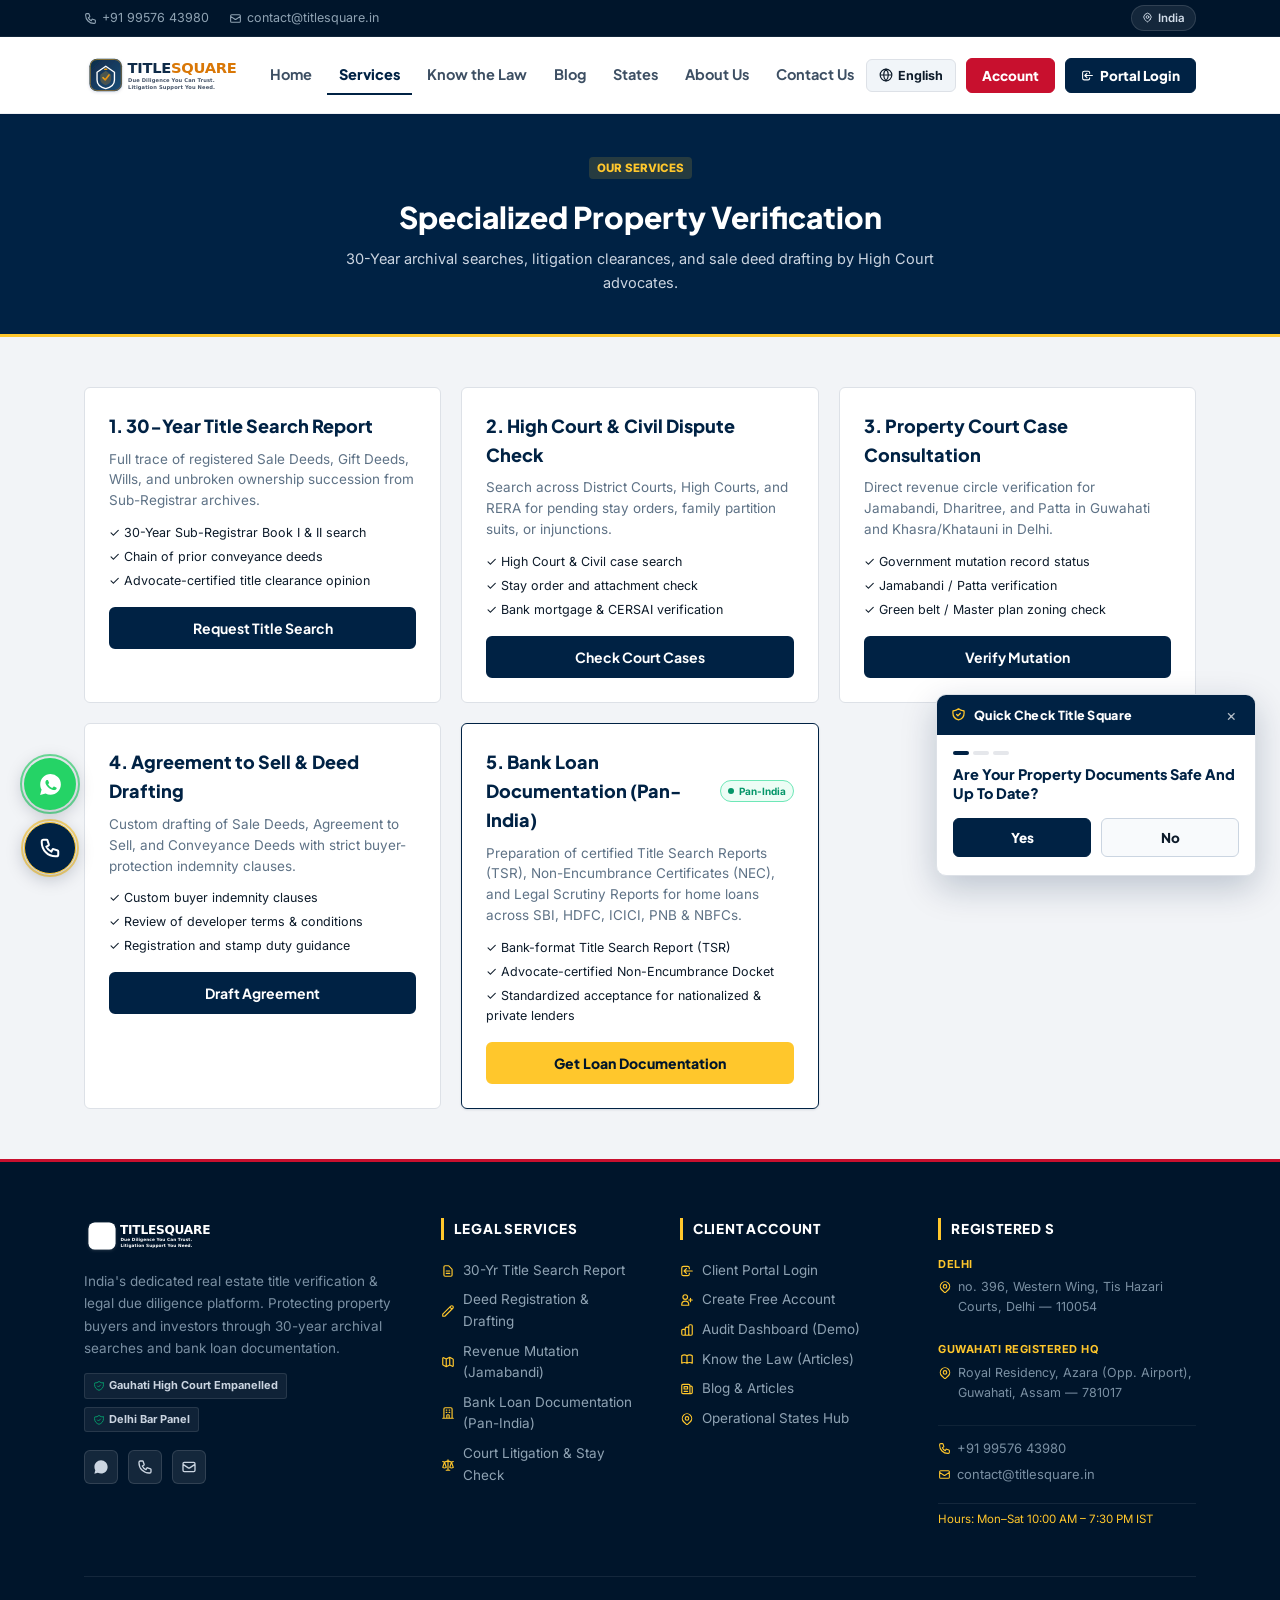
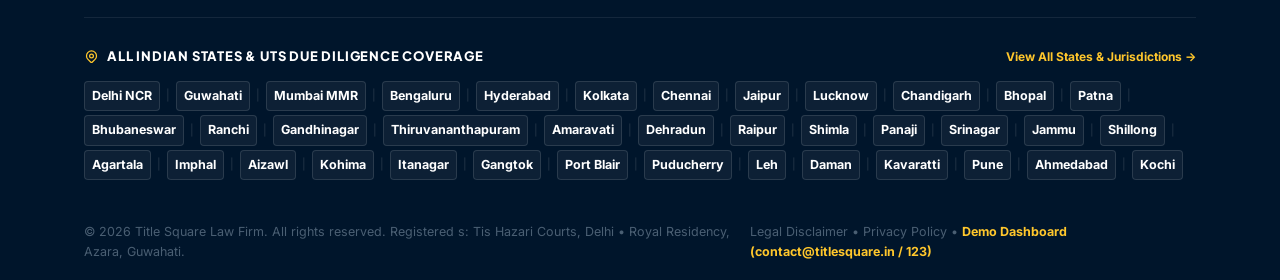
<file: services.html>
<!DOCTYPE html>
<html lang="en">
<head>
  <meta charset="UTF-8">
  <meta name="viewport" content="width=device-width, initial-scale=1.0">
  <title>Services — Title Square | Property Title Search &amp; Verification</title>
  <meta name="description" content="Explore Title Square services: 30-Year Title Search, Litigation Check, Mutation &amp; Jamabandi verification in Delhi &amp; Guwahati.">
  <link rel="icon" type="image/svg+xml" href="assets/logo.svg">

  <link rel="stylesheet" href="css/style.css">
  <link rel="stylesheet" href="css/components.css">
  <link rel="stylesheet" href="css/responsive.css">
</head>
<body>

    <!-- Top Utility Bar -->
  <div class="top-bar">
    <div class="container">
      <div class="top-bar-left">
        <a href="tel:+919957643980">
          <svg width="13" height="13" fill="none" stroke="currentColor" stroke-width="2" viewBox="0 0 24 24"><path stroke-linecap="round" stroke-linejoin="round" d="M3 5a2 2 0 012-2h3.28a1 1 0 01.948.684l1.498 4.493a1 1 0 01-.502 1.21l-2.257 1.13a11.042 11.042 0 005.516 5.516l1.13-2.257a1 1 0 011.21-.502l4.493 1.498a1 1 0 01.684.949V19a2 2 0 01-2 2h-1C9.716 21 3 14.284 3 6V5z"/></svg>
          <span data-i18n="top.call">+91 99576 43980</span>
        </a>
        <a href="mailto:contact@titlesquare.in">
          <svg width="13" height="13" fill="none" stroke="currentColor" stroke-width="2" viewBox="0 0 24 24"><path stroke-linecap="round" stroke-linejoin="round" d="M3 8l7.89 5.26a2 2 0 002.22 0L21 8M5 19h14a2 2 0 002-2V7a2 2 0 00-2-2H5a2 2 0 00-2 2v10a2 2 0 002 2z"/></svg>
          contact@titlesquare.in
        </a>
      </div>
      <div class="top-bar-right">
        <span class="top-bar-city-pill">
          <svg width="11" height="11" fill="none" stroke="currentColor" stroke-width="2" viewBox="0 0 24 24"><path stroke-linecap="round" stroke-linejoin="round" d="M17.657 16.657L13.414 20.9a1.998 1.998 0 01-2.827 0l-4.244-4.243a8 8 0 1111.314 0z"/><path stroke-linecap="round" stroke-linejoin="round" d="M15 11a3 3 0 11-6 0 3 3 0 016 0z"/></svg>
          <span data-i18n="top.cities">India</span>
        </span>
      </div>
    </div>
  </div>

  <!-- Header -->
  <header class="site-header">
    <div class="container nav-container">
      <a href="index.html">
        <img src="assets/logo.svg" alt="Title Square" class="brand-logo-img">
      </a>
      <nav class="nav-menu" id="navMenu">
        <div class="mobile-drawer-header">
          <div class="drawer-header-left">
            <img src="assets/logo.svg" alt="Title Square" class="brand-logo-img" style="height: 30px;">
            <span class="drawer-verified-tag">
              <svg width="10" height="10" viewBox="0 0 24 24" fill="currentColor"><path d="M12 2L4 5v6.09c0 5.05 3.41 9.76 8 10.91 4.59-1.15 8-5.86 8-10.91V5l-8-3zm-1 14.5l-3.5-3.5 1.41-1.41L11 13.67l5.59-5.59L18 9.5l-7 7z"/></svg>
              High Court Verified
            </span>
          </div>
          <button type="button" class="mobile-drawer-close" id="mobileDrawerClose" aria-label="Close Menu">&times;</button>
        </div>

        <div class="drawer-consult-card">
          <div class="dcc-top">
            <div class="dcc-badge">
              <span class="dcc-badge-pulse"></span>
              Free Quick Check
            </div>
            <span class="dcc-deliv">24-48 Hr Express</span>
          </div>
          <div class="dcc-title">Instant Jamabandi &amp; Title Check</div>
          <p class="dcc-desc">Direct Sub-Registrar &amp; revenue circle scrutiny before property deals.</p>
          <button type="button" class="dcc-btn open-modal-trigger">
            <span>Check My Property Now</span>
            <svg width="13" height="13" fill="none" stroke="currentColor" stroke-width="2.2" viewBox="0 0 24 24"><path stroke-linecap="round" stroke-linejoin="round" d="M9 5l7 7-7 7"/></svg>
          </button>
        </div>

        <div class="drawer-section-label">Navigation Menu</div>
        <div class="mobile-drawer-links">
          <a href="index.html" class="nav-link">
            <span class="nav-link-icon-wrap">
              <svg width="17" height="17" fill="none" stroke="currentColor" stroke-width="2" viewBox="0 0 24 24"><path stroke-linecap="round" stroke-linejoin="round" d="M3 12l2-2m0 0l7-7 7 7M5 10v10a1 1 0 001 1h3m10-11l2 2m-2-2v10a1 1 0 01-1 1h-3m-6 0a1 1 0 001-1v-4a1 1 0 011-1h2a1 1 0 011 1v4a1 1 0 001 1m-6 0h6"/></svg>
            </span>
            <span class="nav-link-content">
              <span class="nav-link-title" data-i18n="nav.home">Home</span>
              <span class="nav-link-sub">Overview &amp; verified search</span>
            </span>
            <svg class="nav-chevron" width="14" height="14" fill="none" stroke="currentColor" stroke-width="2.2" viewBox="0 0 24 24"><path stroke-linecap="round" stroke-linejoin="round" d="M9 18l6-6-6-6"/></svg>
          </a>

          <a href="services.html" class="nav-link active">
            <span class="nav-link-icon-wrap">
              <svg width="17" height="17" fill="none" stroke="currentColor" stroke-width="2" viewBox="0 0 24 24"><path stroke-linecap="round" stroke-linejoin="round" d="M9 12l2 2 4-4m5.618-4.016A11.955 11.955 0 0112 2.944a11.955 11.955 0 01-8.618 3.04A12.02 12.02 0 003 9c0 5.591 3.824 10.29 9 11.622 5.176-1.332 9-6.03 9-11.622 0-1.042-.133-2.052-.382-3.016z"/></svg>
            </span>
            <span class="nav-link-content">
              <span class="nav-link-title" data-i18n="nav.services">Services</span>
              <span class="nav-link-sub">30-Year Title Search &amp; Mutation</span>
            </span>
            <span class="drawer-badge badge-pop">Popular</span>
            <svg class="nav-chevron" width="14" height="14" fill="none" stroke="currentColor" stroke-width="2.2" viewBox="0 0 24 24"><path stroke-linecap="round" stroke-linejoin="round" d="M9 18l6-6-6-6"/></svg>
          </a>

          <a href="know-the-law.html" class="nav-link">
            <span class="nav-link-icon-wrap">
              <svg width="17" height="17" fill="none" stroke="currentColor" stroke-width="2" viewBox="0 0 24 24"><path stroke-linecap="round" stroke-linejoin="round" d="M12 6.253v13m0-13C10.832 5.477 9.246 5 7.5 5S4.168 5.477 3 6.253v13C4.168 18.477 5.754 18 7.5 18s3.332.477 4.5 1.253m0-13C13.168 5.477 14.754 5 16.5 5c1.747 0 3.332.477 4.5 1.253v13C19.832 18.477 18.247 18 16.5 18c-1.746 0-3.332.477-4.5 1.253"/></svg>
            </span>
            <span class="nav-link-content">
              <span class="nav-link-title" data-i18n="nav.knowLaw">Know the Law</span>
              <span class="nav-link-sub">Assam &amp; Delhi Property Acts</span>
            </span>
            <span class="drawer-badge badge-legal">Guides</span>
            <svg class="nav-chevron" width="14" height="14" fill="none" stroke="currentColor" stroke-width="2.2" viewBox="0 0 24 24"><path stroke-linecap="round" stroke-linejoin="round" d="M9 18l6-6-6-6"/></svg>
          </a>

          <a href="blog.html" class="nav-link">
            <span class="nav-link-icon-wrap">
              <svg width="17" height="17" fill="none" stroke="currentColor" stroke-width="2" viewBox="0 0 24 24"><path stroke-linecap="round" stroke-linejoin="round" d="M19 20H5a2 2 0 01-2-2V6a2 2 0 012-2h10a2 2 0 012 2v1m2 13a2 2 0 01-2-2V7m2 13a2 2 0 002-2V9a2 2 0 00-2-2h-2m-4-3H9M7 16h6M7 8h6v4H7V8z"/></svg>
            </span>
            <span class="nav-link-content">
              <span class="nav-link-title" data-i18n="nav.blog">Blog</span>
              <span class="nav-link-sub">Legal Gazette &amp; Articles</span>
            </span>
            <span class="drawer-badge badge-legal">Gazette</span>
            <svg class="nav-chevron" width="14" height="14" fill="none" stroke="currentColor" stroke-width="2.2" viewBox="0 0 24 24"><path stroke-linecap="round" stroke-linejoin="round" d="M9 18l6-6-6-6"/></svg>
          </a>

          <a href="states.html" class="nav-link">
            <span class="nav-link-icon-wrap">
              <svg width="17" height="17" fill="none" stroke="currentColor" stroke-width="2" viewBox="0 0 24 24"><path stroke-linecap="round" stroke-linejoin="round" d="M17.657 16.657L13.414 20.9a1.998 1.998 0 01-2.827 0l-4.244-4.243a8 8 0 1111.314 0z"/><path stroke-linecap="round" stroke-linejoin="round" d="M15 11a3 3 0 11-6 0 3 3 0 016 0z"/></svg>
            </span>
            <span class="nav-link-content">
              <span class="nav-link-title" data-i18n="nav.cities">States</span>
              <span class="nav-link-sub">Pan-India State Jurisdictions &amp; Coverage</span>
            </span>
            <svg class="nav-chevron" width="14" height="14" fill="none" stroke="currentColor" stroke-width="2.2" viewBox="0 0 24 24"><path stroke-linecap="round" stroke-linejoin="round" d="M9 18l6-6-6-6"/></svg>
          </a>

          <a href="about-us.html" class="nav-link">
            <span class="nav-link-icon-wrap">
              <svg width="17" height="17" fill="none" stroke="currentColor" stroke-width="2" viewBox="0 0 24 24"><path stroke-linecap="round" stroke-linejoin="round" d="M19 21V5a2 2 0 00-2-2H7a2 2 0 00-2 2v16m14 0h2m-2 0h-5m-9 0H3m2 0h5M9 7h1m-1 4h1m4-4h1m-1 4h1m-5 10v-5a1 1 0 011-1h2a1 1 0 011 1v5m-4 0h4"/></svg>
            </span>
            <span class="nav-link-content">
              <span class="nav-link-title" data-i18n="nav.about">About Us</span>
              <span class="nav-link-sub">High Court Advocates &amp;  Team</span>
            </span>
            <svg class="nav-chevron" width="14" height="14" fill="none" stroke="currentColor" stroke-width="2.2" viewBox="0 0 24 24"><path stroke-linecap="round" stroke-linejoin="round" d="M9 18l6-6-6-6"/></svg>
          </a>

          <a href="contact-us.html" class="nav-link">
            <span class="nav-link-icon-wrap">
              <svg width="17" height="17" fill="none" stroke="currentColor" stroke-width="2" viewBox="0 0 24 24"><path stroke-linecap="round" stroke-linejoin="round" d="M3 5a2 2 0 012-2h3.28a1 1 0 01.948.684l1.498 4.493a1 1 0 01-.502 1.21l-2.257 1.13a11.042 11.042 0 005.516 5.516l1.13-2.257a1 1 0 011.21-.502l4.493 1.498a1 1 0 01.684.949V19a2 2 0 01-2 2h-1C9.716 21 3 14.284 3 6V5z"/></svg>
            </span>
            <span class="nav-link-content">
              <span class="nav-link-title" data-i18n="nav.contact">Contact Us</span>
              <span class="nav-link-sub"> Visits &amp; Direct Line</span>
            </span>
            <svg class="nav-chevron" width="14" height="14" fill="none" stroke="currentColor" stroke-width="2.2" viewBox="0 0 24 24"><path stroke-linecap="round" stroke-linejoin="round" d="M9 18l6-6-6-6"/></svg>
          </a>
        </div>

        <div class="drawer-section-label">Quick Legal Utilities</div>
        <div class="drawer-quick-grid">
          <a href="javascript:void(0)" class="drawer-quick-tile open-modal-trigger" data-city="Guwahati">
            <div class="dqt-icon-box dqt-icon-green">
              <svg width="17" height="17" fill="none" stroke="currentColor" stroke-width="2" viewBox="0 0 24 24"><path stroke-linecap="round" stroke-linejoin="round" d="M9 12h6m-6 4h6m2 5H7a2 2 0 01-2-2V5a2 2 0 012-2h5.586a1 1 0 01.707.293l5.414 5.414a1 1 0 01.293.707V19a2 2 0 01-2 2z"/></svg>
            </div>
            <div class="dqt-text">
              <span class="dqt-label">Jamabandi</span>
              <span class="dqt-sub">Revenue Patta</span>
            </div>
          </a>

          <a href="javascript:void(0)" class="drawer-quick-tile open-modal-trigger" data-city="Delhi NCR">
            <div class="dqt-icon-box dqt-icon-navy">
              <svg width="17" height="17" fill="none" stroke="currentColor" stroke-width="2" viewBox="0 0 24 24"><path stroke-linecap="round" stroke-linejoin="round" d="M21 21l-6-6m2-5a7 7 0 11-14 0 7 7 0 0114 0z"/></svg>
            </div>
            <div class="dqt-text">
              <span class="dqt-label">Title Search</span>
              <span class="dqt-sub">30-Yr Archival</span>
            </div>
          </a>

          <a href="https://wa.me/919957643980?text=Hello%20Title%20Square%20Legal%20Team,%20I%20need%20property%20due%20diligence%20assistance." target="_blank" rel="noopener" class="drawer-quick-tile">
            <div class="dqt-icon-box dqt-icon-wa">
              <svg width="17" height="17" fill="currentColor" viewBox="0 0 24 24"><path d="M12.04 2c-5.46 0-9.91 4.45-9.91 9.91 0 1.75.46 3.45 1.32 4.95L2.05 22l5.25-1.38c1.45.79 3.08 1.21 4.74 1.21 5.46 0 9.91-4.45 9.91-9.91 0-2.65-1.03-5.14-2.9-7.01A9.816 9.816 0 0012.04 2zm5.79 14.07c-.24.68-1.4 1.26-1.95 1.32-.51.06-1.17.09-3.37-.8-2.58-1.04-4.22-3.66-4.35-3.83-.13-.17-1.03-1.37-1.03-2.62 0-1.25.65-1.86.88-2.11.23-.25.5-.32.67-.32.17 0 .34 0 .49.01.15.01.37-.06.58.44.22.52.74 1.82.81 1.95.07.13.11.29.02.46-.09.18-.14.28-.27.44-.13.16-.28.36-.4.49-.13.13-.27.27-.12.52.16.25.7 1.15 1.5 1.86 1.03.92 1.9 1.2 2.16 1.33.27.13.42.11.58-.07.16-.18.68-.79.86-1.06.18-.27.37-.23.62-.14.25.09 1.58.74 1.85.88.27.14.45.2.52.31.06.12.06.68-.18 1.36z"/></svg>
            </div>
            <div class="dqt-text">
              <span class="dqt-label">WhatsApp</span>
              <span class="dqt-sub">Advocate Desk</span>
            </div>
          </a>

          <a href="tel:+919957643980" class="drawer-quick-tile">
            <div class="dqt-icon-box dqt-icon-amber">
              <svg width="17" height="17" fill="none" stroke="currentColor" stroke-width="2" viewBox="0 0 24 24"><path stroke-linecap="round" stroke-linejoin="round" d="M3 5a2 2 0 012-2h3.28a1 1 0 01.948.684l1.498 4.493a1 1 0 01-.502 1.21l-2.257 1.13a11.042 11.042 0 005.516 5.516l1.13-2.257a1 1 0 011.21-.502l4.493 1.498a1 1 0 01.684.949V19a2 2 0 01-2 2h-1C9.716 21 3 14.284 3 6V5z"/></svg>
            </div>
            <div class="dqt-text">
              <span class="dqt-label">Helpline</span>
              <span class="dqt-sub">+91 99576 43980</span>
            </div>
          </a>
        </div>

        <div class="mobile-drawer-actions">
          <button type="button" class="btn-auth-red open-auth-btn" data-tab="register" style="width: 100%; justify-content: center; padding: 11.5px; margin-bottom: 8px;">
            <svg width="14" height="14" fill="none" stroke="currentColor" stroke-width="2" viewBox="0 0 24 24"><path stroke-linecap="round" stroke-linejoin="round" d="M16 7a4 4 0 11-8 0 4 4 0 018 0zM12 14a7 7 0 00-7 7h14a7 7 0 00-7-7z"/></svg>
            <span data-i18n="nav.account">Account</span>
          </button>
          <button type="button" class="btn-auth-navy open-auth-btn" data-tab="login" style="width: 100%; justify-content: center; padding: 11px; margin-bottom: 8px;">
            <svg width="14" height="14" fill="none" stroke="currentColor" stroke-width="2" viewBox="0 0 24 24"><path stroke-linecap="round" stroke-linejoin="round" d="M11 16l-4-4m0 0l4-4m-4 4h14m-5 4v1a3 3 0 01-3 3H6a3 3 0 01-3-3V7a3 3 0 013-3h7a3 3 0 013 3v1"/></svg>
            <span data-i18n="nav.portalLogin">Client Portal Login</span>
          </button>

          <div class="drawer--info">
            <div class="dci-hours">
              <span class="dci-dot"></span>
              <span> Hours: Mon–Sat 10:00 AM – 7:30 PM</span>
            </div>
            <div class="dci-loc">
              <svg width="12" height="12" fill="none" stroke="currentColor" stroke-width="2" viewBox="0 0 24 24"><path stroke-linecap="round" stroke-linejoin="round" d="M17.657 16.657L13.414 20.9a1.998 1.998 0 01-2.827 0l-4.244-4.243a8 8 0 1111.314 0z"/><path stroke-linecap="round" stroke-linejoin="round" d="M15 11a3 3 0 11-6 0 3 3 0 016 0z"/></svg>
              <span>Tis Hazari Courts, Delhi &bull; Royal Residency, Guwahati</span>
            </div>
          </div>
        </div>
      </nav>
      <div class="nav-actions">
        <button type="button" class="btn-lang" title="Language selection">
          <svg width="14" height="14" viewBox="0 0 24 24" fill="none" stroke="currentColor" stroke-width="2"><circle cx="12" cy="12" r="10"/><path d="M2 12h20M12 2a15.3 15.3 0 014 10 15.3 15.3 0 01-4 10 15.3 15.3 0 01-4-10 15.3 15.3 0 014-10z"/></svg>
          English
        </button>
        <button type="button" class="btn-auth-red open-auth-btn" data-tab="register" onclick="openAuth('register')">
          <svg width="14" height="14" fill="none" stroke="currentColor" stroke-width="2" viewBox="0 0 24 24"><path stroke-linecap="round" stroke-linejoin="round" d="M16 7a4 4 0 11-8 0 4 4 0 018 0zM12 14a7 7 0 00-7 7h14a7 7 0 00-7-7z"/></svg>
          <span data-i18n="nav.account">Account</span>
        </button>
        <button type="button" class="btn-auth-navy open-auth-btn" data-tab="login" onclick="openAuth('login')">
          <svg width="13" height="13" fill="none" stroke="currentColor" stroke-width="2" viewBox="0 0 24 24"><path stroke-linecap="round" stroke-linejoin="round" d="M11 16l-4-4m0 0l4-4m-4 4h14m-5 4v1a3 3 0 01-3 3H6a3 3 0 01-3-3V7a3 3 0 013-3h7a3 3 0 013 3v1"/></svg>
          <span data-i18n="nav.portalLogin">Portal Login</span>
        </button>
        <button class="mobile-toggle-btn" id="mobileToggleBtn" aria-label="Toggle Navigation">
          <svg width="22" height="22" fill="none" stroke="currentColor" stroke-width="2" viewBox="0 0 24 24"><path stroke-linecap="round" stroke-linejoin="round" d="M4 6h16M4 12h16M4 18h16"/></svg>
        </button>
      </div>
    </div>
  </header>

  <!-- Banner -->
  <section style="background: var(--navy); padding: 40px 0; color: #fff; text-align: center; border-bottom: 3px solid var(--gold);">
    <div class="container" style="max-width: 680px;">
      <span style="display: inline-block; background: rgba(255, 199, 44, 0.15); color: var(--gold); font-size: 11.5px; font-weight: 800; padding: 2px 8px; border-radius: 4px; text-transform: uppercase; margin-bottom: 8px;">Our Services</span>
      <h1 style="font-family: var(--font-h); font-size: 30px; font-weight: 800; margin: 6px 0;">
        Specialized Property Verification
      </h1>
      <p style="color: #cbd5e1; font-size: 14.5px;">
        30-Year archival searches, litigation clearances, and sale deed drafting by High Court advocates.
      </p>
    </div>
  </section>

  <!-- Services Grid -->
  <section style="padding: 50px 0; background: var(--bg-page);">
    <div class="container">
      <div style="display: grid; grid-template-columns: repeat(auto-fit, minmax(300px, 1fr)); gap: 20px;">
        
        <div style="background: #fff; border: 1.5px solid var(--border); border-radius: var(--r-sm); padding: 24px;">
          <h3 style="font-family: var(--font-h); font-size: 18px; font-weight: 800; color: var(--navy); margin-bottom: 8px;">
            1. 30-Year Title Search Report
          </h3>
          <p style="font-size: 13.5px; color: var(--text-muted); line-height: 1.55; margin-bottom: 12px;">
            Full trace of registered Sale Deeds, Gift Deeds, Wills, and unbroken ownership succession from Sub-Registrar archives.
          </p>
          <ul style="font-size: 12.5px; color: var(--text-dark); margin-bottom: 16px; display: flex; flex-direction: column; gap: 4px;">
            <li>✓ 30-Year Sub-Registrar Book I &amp; II search</li>
            <li>✓ Chain of prior conveyance deeds</li>
            <li>✓ Advocate-certified title clearance opinion</li>
          </ul>
          <button class="btn btn-navy open-modal-trigger" style="width: 100%;">Request Title Search</button>
        </div>

        <div style="background: #fff; border: 1.5px solid var(--border); border-radius: var(--r-sm); padding: 24px;">
          <h3 style="font-family: var(--font-h); font-size: 18px; font-weight: 800; color: var(--navy); margin-bottom: 8px;">
            2. High Court &amp; Civil Dispute Check
          </h3>
          <p style="font-size: 13.5px; color: var(--text-muted); line-height: 1.55; margin-bottom: 12px;">
            Search across District Courts, High Courts, and RERA for pending stay orders, family partition suits, or injunctions.
          </p>
          <ul style="font-size: 12.5px; color: var(--text-dark); margin-bottom: 16px; display: flex; flex-direction: column; gap: 4px;">
            <li>✓ High Court &amp; Civil case search</li>
            <li>✓ Stay order and attachment check</li>
            <li>✓ Bank mortgage &amp; CERSAI verification</li>
          </ul>
          <button class="btn btn-navy open-modal-trigger" style="width: 100%;">Check Court Cases</button>
        </div>

        <div style="background: #fff; border: 1.5px solid var(--border); border-radius: var(--r-sm); padding: 24px;">
          <h3 style="font-family: var(--font-h); font-size: 18px; font-weight: 800; color: var(--navy); margin-bottom: 8px;">
            3. Property Court Case Consultation
          </h3>
          <p style="font-size: 13.5px; color: var(--text-muted); line-height: 1.55; margin-bottom: 12px;">
            Direct revenue circle verification for Jamabandi, Dharitree, and Patta in Guwahati and Khasra/Khatauni in Delhi.
          </p>
          <ul style="font-size: 12.5px; color: var(--text-dark); margin-bottom: 16px; display: flex; flex-direction: column; gap: 4px;">
            <li>✓ Government mutation record status</li>
            <li>✓ Jamabandi / Patta verification</li>
            <li>✓ Green belt / Master plan zoning check</li>
          </ul>
          <button class="btn btn-navy open-modal-trigger" style="width: 100%;">Verify Mutation</button>
        </div>

        <div style="background: #fff; border: 1.5px solid var(--border); border-radius: var(--r-sm); padding: 24px;">
          <h3 style="font-family: var(--font-h); font-size: 18px; font-weight: 800; color: var(--navy); margin-bottom: 8px;">
            4. Agreement to Sell &amp; Deed Drafting
          </h3>
          <p style="font-size: 13.5px; color: var(--text-muted); line-height: 1.55; margin-bottom: 12px;">
            Custom drafting of Sale Deeds, Agreement to Sell, and Conveyance Deeds with strict buyer-protection indemnity clauses.
          </p>
          <ul style="font-size: 12.5px; color: var(--text-dark); margin-bottom: 16px; display: flex; flex-direction: column; gap: 4px;">
            <li>✓ Custom buyer indemnity clauses</li>
            <li>✓ Review of developer terms &amp; conditions</li>
            <li>✓ Registration and stamp duty guidance</li>
          </ul>
          <button class="btn btn-navy open-modal-trigger" style="width: 100%;">Draft Agreement</button>
        </div>

        <div style="background: #fff; border: 1.5px solid var(--navy); border-radius: var(--r-sm); padding: 24px; box-shadow: var(--shadow-sm);">
          <div style="display: flex; justify-content: space-between; align-items: center; margin-bottom: 8px;">
            <h3 style="font-family: var(--font-h); font-size: 18px; font-weight: 800; color: var(--navy);">
              5. Bank Loan Documentation (Pan-India)
            </h3>
            <span class="badge-active-hub" style="font-size: 10px; padding: 2px 7px;">Pan-India</span>
          </div>
          <p style="font-size: 13.5px; color: var(--text-muted); line-height: 1.55; margin-bottom: 12px;">
            Preparation of certified Title Search Reports (TSR), Non-Encumbrance Certificates (NEC), and Legal Scrutiny Reports for home loans across SBI, HDFC, ICICI, PNB &amp; NBFCs.
          </p>
          <ul style="font-size: 12.5px; color: var(--text-dark); margin-bottom: 16px; display: flex; flex-direction: column; gap: 4px;">
            <li>✓ Bank-format Title Search Report (TSR)</li>
            <li>✓ Advocate-certified Non-Encumbrance Docket</li>
            <li>✓ Standardized acceptance for nationalized &amp; private lenders</li>
          </ul>
          <button class="btn btn-yellow open-modal-trigger" style="width: 100%;">Get Loan Documentation</button>
        </div>

      </div>
    </div>
  </section>

  <!-- FOOTER -->
  <footer class="site-footer">
    <div class="container">
      <div class="footer-grid-4">

        <!-- Col 1: Brand & Empanelment -->
        <div class="footer-about">
          <img src="assets/logo.svg" alt="Title Square" class="footer-logo">
          <p>India's dedicated real estate title verification &amp; legal due diligence platform. Protecting property buyers and investors through 30-year archival searches and bank loan documentation.</p>
          
          <div class="footer-accreditation-badges">
            <span class="footer-badge-pill">
              <svg width="12" height="12" fill="none" stroke="currentColor" stroke-width="2" viewBox="0 0 24 24"><path stroke-linecap="round" stroke-linejoin="round" d="M9 12l2 2 4-4m5.618-4.016A11.955 11.955 0 0112 2.944a11.955 11.955 0 01-8.618 3.04A12.02 12.02 0 003 9c0 5.591 3.824 10.29 9 11.622 5.176-1.332 9-6.03 9-11.622 0-1.042-.133-2.052-.382-3.016z"/></svg>
              Gauhati High Court Empanelled
            </span>
            <span class="footer-badge-pill">
              <svg width="12" height="12" fill="none" stroke="currentColor" stroke-width="2" viewBox="0 0 24 24"><path stroke-linecap="round" stroke-linejoin="round" d="M9 12l2 2 4-4m5.618-4.016A11.955 11.955 0 0112 2.944a11.955 11.955 0 01-8.618 3.04A12.02 12.02 0 003 9c0 5.591 3.824 10.29 9 11.622 5.176-1.332 9-6.03 9-11.622 0-1.042-.133-2.052-.382-3.016z"/></svg>
              Delhi Bar Panel
            </span>
          </div>

          <div class="footer-social-row">
            <a href="https://wa.me/919957643980" target="_blank" class="footer-social-icon" title="WhatsApp Legal Helpdesk">
              <svg width="16" height="16" fill="currentColor" viewBox="0 0 24 24"><path d="M12.04 2c-5.46 0-9.91 4.45-9.91 9.91 0 1.75.46 3.45 1.32 4.95L2.05 22l5.25-1.38c1.45.79 3.08 1.21 4.74 1.21 5.46 0 9.91-4.45 9.91-9.91 0-2.65-1.03-5.14-2.9-7.01A9.816 9.816 0 0012.04 2z"/></svg>
            </a>
            <a href="tel:+919957643980" class="footer-social-icon" title="Call Direct">
              <svg width="16" height="16" fill="none" stroke="currentColor" stroke-width="2" viewBox="0 0 24 24"><path stroke-linecap="round" stroke-linejoin="round" d="M3 5a2 2 0 012-2h3.28a1 1 0 01.948.684l1.498 4.493a1 1 0 01-.502 1.21l-2.257 1.13a11.042 11.042 0 005.516 5.516l1.13-2.257a1 1 0 011.21-.502l4.493 1.498a1 1 0 01.684.949V19a2 2 0 01-2 2h-1C9.716 21 3 14.284 3 6V5z"/></svg>
            </a>
            <a href="mailto:contact@titlesquare.in" class="footer-social-icon" title="Email Us">
              <svg width="16" height="16" fill="none" stroke="currentColor" stroke-width="2" viewBox="0 0 24 24"><path stroke-linecap="round" stroke-linejoin="round" d="M3 8l7.89 5.26a2 2 0 002.22 0L21 8M5 19h14a2 2 0 002-2V7a2 2 0 00-2-2H5a2 2 0 00-2 2v10a2 2 0 002 2z"/></svg>
            </a>
          </div>
        </div>

        <!-- Col 2: Services with Icons (PropertyKavach Screenshot Style) -->
        <div>
          <h4 class="footer-heading">Legal Services</h4>
          <ul>
            <li>
              <a href="services.html" class="footer-interactive-link">
                <svg width="14" height="14" fill="none" stroke="currentColor" stroke-width="2" viewBox="0 0 24 24"><path stroke-linecap="round" stroke-linejoin="round" d="M9 12h6m-6 4h6m2 5H7a2 2 0 01-2-2V5a2 2 0 012-2h5.586a1 1 0 01.707.293l5.414 5.414a1 1 0 01.293.707V19a2 2 0 01-2 2z"/></svg>
                30-Yr Title Search Report
              </a>
            </li>
            <li>
              <a href="services.html" class="footer-interactive-link">
                <svg width="14" height="14" fill="none" stroke="currentColor" stroke-width="2" viewBox="0 0 24 24"><path stroke-linecap="round" stroke-linejoin="round" d="M15.232 5.232l3.536 3.536m-2.036-5.036a2.5 2.5 0 113.536 3.536L6.5 21.036H3v-3.572L16.732 3.732z"/></svg>
                Deed Registration &amp; Drafting
              </a>
            </li>
            <li>
              <a href="services.html" class="footer-interactive-link">
                <svg width="14" height="14" fill="none" stroke="currentColor" stroke-width="2" viewBox="0 0 24 24"><path stroke-linecap="round" stroke-linejoin="round" d="M9 20l-5.447-2.724A1 1 0 013 16.382V5.618a1 1 0 011.447-.894L9 7m0 13l6-3m-6 3V7m6 10l4.553 2.276A1 1 0 0021 18.382V7.618a1 1 0 00-.553-.894L15 4m0 13V4m0 0L9 7"/></svg>
                Revenue Mutation (Jamabandi)
              </a>
            </li>
            <li>
              <a href="services.html" class="footer-interactive-link">
                <svg width="14" height="14" fill="none" stroke="currentColor" stroke-width="2" viewBox="0 0 24 24"><path stroke-linecap="round" stroke-linejoin="round" d="M19 21V5a2 2 0 00-2-2H7a2 2 0 00-2 2v16m14 0h2m-2 0h-5m-9 0H3m2 0h5M9 7h1m-1 4h1m4-4h1m-1 4h1m-5 10v-5a1 1 0 011-1h2a1 1 0 011 1v5m-4 0h4"/></svg>
                Bank Loan Documentation (Pan-India)
              </a>
            </li>
            <li>
              <a href="services.html" class="footer-interactive-link">
                <svg width="14" height="14" fill="none" stroke="currentColor" stroke-width="2" viewBox="0 0 24 24"><path stroke-linecap="round" stroke-linejoin="round" d="M3 6l3 1m0 0l-3 9a5.002 5.002 0 006.001 0M6 7l3 9M6 7l6-2m6 2l3-1m-3 1l-3 9a5.002 5.002 0 006.001 0M18 7l3 9m-3-9l-6-2m0-2v2m0 16V5m0 16H9m3 0h3"/></svg>
                Court Litigation &amp; Stay Check
              </a>
            </li>
          </ul>
        </div>

        <!-- Col 3: Portal & Navigation (PropertyKavach Screenshot Style) -->
        <div>
          <h4 class="footer-heading">Client Account</h4>
          <ul>
            <li>
              <a href="javascript:void(0)" class="footer-interactive-link open-auth-btn" data-tab="login">
                <svg width="14" height="14" fill="none" stroke="currentColor" stroke-width="2" viewBox="0 0 24 24"><path stroke-linecap="round" stroke-linejoin="round" d="M11 16l-4-4m0 0l4-4m-4 4h14m-5 4v1a3 3 0 01-3 3H6a3 3 0 01-3-3V7a3 3 0 013-3h7a3 3 0 013 3v1"/></svg>
                Client Portal Login
              </a>
            </li>
            <li>
              <a href="javascript:void(0)" class="footer-interactive-link open-auth-btn" data-tab="register">
                <svg width="14" height="14" fill="none" stroke="currentColor" stroke-width="2" viewBox="0 0 24 24"><path stroke-linecap="round" stroke-linejoin="round" d="M18 9v3m0 0v3m0-3h3m-3 0h-3m-2-5a4 4 0 11-8 0 4 4 0 018 0zM3 20a6 6 0 0112 0v1H3v-1z"/></svg>
                Create Free Account
              </a>
            </li>
            <li>
              <a href="dashboard.html" class="footer-interactive-link">
                <svg width="14" height="14" fill="none" stroke="currentColor" stroke-width="2" viewBox="0 0 24 24"><path stroke-linecap="round" stroke-linejoin="round" d="M9 19v-6a2 2 0 00-2-2H5a2 2 0 00-2 2v6a2 2 0 002 2h2a2 2 0 002-2zm0 0V9a2 2 0 012-2h2a2 2 0 012 2v10m-6 0a2 2 0 002 2h2a2 2 0 002-2m0 0V5a2 2 0 012-2h2a2 2 0 012 2v14a2 2 0 01-2 2h-2a2 2 0 01-2-2z"/></svg>
                Audit Dashboard (Demo)
              </a>
            </li>
            <li>
              <a href="know-the-law.html" class="footer-interactive-link">
                <svg width="14" height="14" fill="none" stroke="currentColor" stroke-width="2" viewBox="0 0 24 24"><path stroke-linecap="round" stroke-linejoin="round" d="M12 6.253v13m0-13C10.832 5.477 9.246 5 7.5 5S4.168 5.477 3 6.253v13C4.168 18.477 5.754 18 7.5 18s3.332.477 4.5 1.253m0-13C13.168 5.477 14.754 5 16.5 5c1.747 0 3.332.477 4.5 1.253v13C19.832 18.477 18.247 18 16.5 18c-1.746 0-3.332.477-4.5 1.253"/></svg>
                Know the Law (Articles)
              </a>
            </li>
            <li>
              <a href="blog.html" class="footer-interactive-link">
                <svg width="14" height="14" fill="none" stroke="currentColor" stroke-width="2" viewBox="0 0 24 24"><path stroke-linecap="round" stroke-linejoin="round" d="M19 20H5a2 2 0 01-2-2V6a2 2 0 012-2h10a2 2 0 012 2v1m2 13a2 2 0 01-2-2V7m2 13a2 2 0 002-2V9a2 2 0 00-2-2h-2m-4-3H9M7 16h6M7 8h6v4H7V8z"/></svg>
                Blog &amp; Articles
              </a>
            </li>
            <li>
              <a href="states.html" class="footer-interactive-link">
                <svg width="14" height="14" fill="none" stroke="currentColor" stroke-width="2" viewBox="0 0 24 24"><path stroke-linecap="round" stroke-linejoin="round" d="M17.657 16.657L13.414 20.9a1.998 1.998 0 01-2.827 0l-4.244-4.243a8 8 0 1111.314 0z"/><path stroke-linecap="round" stroke-linejoin="round" d="M15 11a3 3 0 11-6 0 3 3 0 016 0z"/></svg>
                Operational States Hub
              </a>
            </li>
          </ul>
        </div>

        <!-- Col 4: Registered Office Details with Icons -->
        <div>
          <h4 class="footer-heading">Registered s</h4>
          <div class="footer-contact-block">
            <div class="footer-office" style="margin-bottom: 12px;">
              <strong style="color: var(--gold); font-size: 11px; text-transform: uppercase; letter-spacing: .5px; display: block; margin-bottom: 2px;">Delhi </strong>
              <span style="display: flex; align-items: flex-start; gap: 6px;">
                <svg width="14" height="14" fill="none" stroke="currentColor" stroke-width="2" viewBox="0 0 24 24" style="color: var(--gold); flex-shrink: 0; margin-top: 3px;"><path stroke-linecap="round" stroke-linejoin="round" d="M17.657 16.657L13.414 20.9a1.998 1.998 0 01-2.827 0l-4.244-4.243a8 8 0 1111.314 0z"/><path stroke-linecap="round" stroke-linejoin="round" d="M15 11a3 3 0 11-6 0 3 3 0 016 0z"/></svg>
                <a href="contact-us.html#delhi-" style="color: inherit; text-decoration: none;">
                   no. 396, Western Wing, Tis Hazari Courts, Delhi — 110054
                </a>
              </span>
            </div>
            <div class="footer-office">
              <strong style="color: var(--gold); font-size: 11px; text-transform: uppercase; letter-spacing: .5px; display: block; margin-bottom: 2px;">Guwahati Registered HQ</strong>
              <span style="display: flex; align-items: flex-start; gap: 6px;">
                <svg width="14" height="14" fill="none" stroke="currentColor" stroke-width="2" viewBox="0 0 24 24" style="color: var(--gold); flex-shrink: 0; margin-top: 3px;"><path stroke-linecap="round" stroke-linejoin="round" d="M17.657 16.657L13.414 20.9a1.998 1.998 0 01-2.827 0l-4.244-4.243a8 8 0 1111.314 0z"/><path stroke-linecap="round" stroke-linejoin="round" d="M15 11a3 3 0 11-6 0 3 3 0 016 0z"/></svg>
                <a href="contact-us.html#headquarters-" style="color: inherit; text-decoration: none;">
                  Royal Residency, Azara (Opp. Airport), Guwahati, Assam — 781017
                </a>
              </span>
            </div>
            <div class="footer-contact-links" style="margin-top: 10px;">
              <a href="tel:+919957643980" style="display: flex; align-items: center; gap: 6px;">
                <svg width="13" height="13" fill="none" stroke="currentColor" stroke-width="2" viewBox="0 0 24 24" style="color: var(--gold);"><path stroke-linecap="round" stroke-linejoin="round" d="M3 5a2 2 0 012-2h3.28a1 1 0 01.948.684l1.498 4.493a1 1 0 01-.502 1.21l-2.257 1.13a11.042 11.042 0 005.516 5.516l1.13-2.257a1 1 0 011.21-.502l4.493 1.498a1 1 0 01.684.949V19a2 2 0 01-2 2h-1C9.716 21 3 14.284 3 6V5z"/></svg>
                +91 99576 43980
              </a>
              <a href="mailto:contact@titlesquare.in" style="display: flex; align-items: center; gap: 6px;">
                <svg width="13" height="13" fill="none" stroke="currentColor" stroke-width="2" viewBox="0 0 24 24" style="color: var(--gold);"><path stroke-linecap="round" stroke-linejoin="round" d="M3 8l7.89 5.26a2 2 0 002.22 0L21 8M5 19h14a2 2 0 002-2V7a2 2 0 00-2-2H5a2 2 0 00-2 2v10a2 2 0 002 2z"/></svg>
                contact@titlesquare.in
              </a>
            </div>
            <div style="font-size: 11.5px; color: var(--gold); margin-top: 6px; padding-top: 6px; border-top: 1px solid rgba(255,255,255,0.08);">
               Hours: Mon–Sat 10:00 AM – 7:30 PM IST
            </div>
          </div>
        </div>

      </div>

      <!-- Footer Cities Coverage Directory (HomeLane Style) -->
      <div class="footer-cities-strip">
        <div class="footer-cities-header">
          <div class="footer-cities-title">
            <svg width="15" height="15" fill="none" stroke="currentColor" stroke-width="2" viewBox="0 0 24 24"><path stroke-linecap="round" stroke-linejoin="round" d="M17.657 16.657L13.414 20.9a1.998 1.998 0 01-2.827 0l-4.244-4.243a8 8 0 1111.314 0z"/><path stroke-linecap="round" stroke-linejoin="round" d="M15 11a3 3 0 11-6 0 3 3 0 016 0z"/></svg>
            <span data-i18n="footer.hCitiesCoverage">All Indian States &amp; Union Territories Due Diligence Coverage</span>
          </div>
          <a href="states.html#states-directory" class="footer-cities-hub-link" data-i18n="footer.viewAllCities">View All States &amp; Jurisdictions &rarr;</a>
        </div>
        <div class="footer-cities-links-wrap">
          <a href="javascript:void(0)" class="footer-city-tag is-active-hub open-modal-trigger" data-city="Delhi NCR" title="Click to verify Delhi NCR Property">Delhi NCR</a>
          <span class="footer-city-divider">|</span>
          <a href="javascript:void(0)" class="footer-city-tag is-active-hub open-modal-trigger" data-city="Guwahati" title="Click to verify Guwahati (Assam) Property">Guwahati</a>
          <span class="footer-city-divider">|</span>
          <a href="javascript:void(0)" class="footer-city-tag is-active-hub open-modal-trigger" data-city="Mumbai" title="Click to verify Mumbai Property">Mumbai MMR</a>
          <span class="footer-city-divider">|</span>
          <a href="javascript:void(0)" class="footer-city-tag is-active-hub open-modal-trigger" data-city="Bengaluru" title="Click to verify Bengaluru Property">Bengaluru</a>
          <span class="footer-city-divider">|</span>
          <a href="javascript:void(0)" class="footer-city-tag is-active-hub open-modal-trigger" data-city="Hyderabad" title="Click to verify Hyderabad Property">Hyderabad</a>
          <span class="footer-city-divider">|</span>
          <a href="javascript:void(0)" class="footer-city-tag is-active-hub open-modal-trigger" data-city="Kolkata" title="Click to verify Kolkata Property">Kolkata</a>
          <span class="footer-city-divider">|</span>
          <a href="javascript:void(0)" class="footer-city-tag is-active-hub open-modal-trigger" data-city="Chennai" title="Click to verify Chennai Property">Chennai</a>
          <span class="footer-city-divider">|</span>
          <a href="javascript:void(0)" class="footer-city-tag is-active-hub open-modal-trigger" data-city="Jaipur" title="Click to verify Jaipur (Rajasthan) Property">Jaipur</a>
          <span class="footer-city-divider">|</span>
          <a href="javascript:void(0)" class="footer-city-tag is-active-hub open-modal-trigger" data-city="Lucknow" title="Click to verify Lucknow (Uttar Pradesh) Property">Lucknow</a>
          <span class="footer-city-divider">|</span>
          <a href="javascript:void(0)" class="footer-city-tag is-active-hub open-modal-trigger" data-city="Chandigarh" title="Click to verify Chandigarh Property">Chandigarh</a>
          <span class="footer-city-divider">|</span>
          <a href="javascript:void(0)" class="footer-city-tag is-active-hub open-modal-trigger" data-city="Bhopal" title="Click to verify Bhopal (Madhya Pradesh) Property">Bhopal</a>
          <span class="footer-city-divider">|</span>
          <a href="javascript:void(0)" class="footer-city-tag is-active-hub open-modal-trigger" data-city="Patna" title="Click to verify Patna (Bihar) Property">Patna</a>
          <span class="footer-city-divider">|</span>
          <a href="javascript:void(0)" class="footer-city-tag is-active-hub open-modal-trigger" data-city="Bhubaneswar" title="Click to verify Bhubaneswar (Odisha) Property">Bhubaneswar</a>
          <span class="footer-city-divider">|</span>
          <a href="javascript:void(0)" class="footer-city-tag is-active-hub open-modal-trigger" data-city="Ranchi" title="Click to verify Ranchi (Jharkhand) Property">Ranchi</a>
          <span class="footer-city-divider">|</span>
          <a href="javascript:void(0)" class="footer-city-tag is-active-hub open-modal-trigger" data-city="Gandhinagar" title="Click to verify Gandhinagar / Ahmedabad Property">Gandhinagar</a>
          <span class="footer-city-divider">|</span>
          <a href="javascript:void(0)" class="footer-city-tag is-active-hub open-modal-trigger" data-city="Thiruvananthapuram" title="Click to verify Thiruvananthapuram (Kerala) Property">Thiruvananthapuram</a>
          <span class="footer-city-divider">|</span>
          <a href="javascript:void(0)" class="footer-city-tag is-active-hub open-modal-trigger" data-city="Amaravati" title="Click to verify Amaravati (Andhra Pradesh) Property">Amaravati</a>
          <span class="footer-city-divider">|</span>
          <a href="javascript:void(0)" class="footer-city-tag is-active-hub open-modal-trigger" data-city="Dehradun" title="Click to verify Dehradun (Uttarakhand) Property">Dehradun</a>
          <span class="footer-city-divider">|</span>
          <a href="javascript:void(0)" class="footer-city-tag is-active-hub open-modal-trigger" data-city="Raipur" title="Click to verify Raipur (Chhattisgarh) Property">Raipur</a>
          <span class="footer-city-divider">|</span>
          <a href="javascript:void(0)" class="footer-city-tag is-active-hub open-modal-trigger" data-city="Shimla" title="Click to verify Shimla (Himachal Pradesh) Property">Shimla</a>
          <span class="footer-city-divider">|</span>
          <a href="javascript:void(0)" class="footer-city-tag is-active-hub open-modal-trigger" data-city="Panaji" title="Click to verify Panaji (Goa) Property">Panaji</a>
          <span class="footer-city-divider">|</span>
          <a href="javascript:void(0)" class="footer-city-tag is-active-hub open-modal-trigger" data-city="Srinagar" title="Click to verify Srinagar (J&K) Property">Srinagar</a>
          <span class="footer-city-divider">|</span>
          <a href="javascript:void(0)" class="footer-city-tag is-active-hub open-modal-trigger" data-city="Jammu" title="Click to verify Jammu (J&K) Property">Jammu</a>
          <span class="footer-city-divider">|</span>
          <a href="javascript:void(0)" class="footer-city-tag is-active-hub open-modal-trigger" data-city="Shillong" title="Click to verify Shillong (Meghalaya) Property">Shillong</a>
          <span class="footer-city-divider">|</span>
          <a href="javascript:void(0)" class="footer-city-tag is-active-hub open-modal-trigger" data-city="Agartala" title="Click to verify Agartala (Tripura) Property">Agartala</a>
          <span class="footer-city-divider">|</span>
          <a href="javascript:void(0)" class="footer-city-tag is-active-hub open-modal-trigger" data-city="Imphal" title="Click to verify Imphal (Manipur) Property">Imphal</a>
          <span class="footer-city-divider">|</span>
          <a href="javascript:void(0)" class="footer-city-tag is-active-hub open-modal-trigger" data-city="Aizawl" title="Click to verify Aizawl (Mizoram) Property">Aizawl</a>
          <span class="footer-city-divider">|</span>
          <a href="javascript:void(0)" class="footer-city-tag is-active-hub open-modal-trigger" data-city="Kohima" title="Click to verify Kohima (Nagaland) Property">Kohima</a>
          <span class="footer-city-divider">|</span>
          <a href="javascript:void(0)" class="footer-city-tag is-active-hub open-modal-trigger" data-city="Itanagar" title="Click to verify Itanagar (Arunachal) Property">Itanagar</a>
          <span class="footer-city-divider">|</span>
          <a href="javascript:void(0)" class="footer-city-tag is-active-hub open-modal-trigger" data-city="Gangtok" title="Click to verify Gangtok (Sikkim) Property">Gangtok</a>
          <span class="footer-city-divider">|</span>
          <a href="javascript:void(0)" class="footer-city-tag is-active-hub open-modal-trigger" data-city="Port Blair" title="Click to verify Port Blair (A&N) Property">Port Blair</a>
          <span class="footer-city-divider">|</span>
          <a href="javascript:void(0)" class="footer-city-tag is-active-hub open-modal-trigger" data-city="Puducherry" title="Click to verify Puducherry Property">Puducherry</a>
          <span class="footer-city-divider">|</span>
          <a href="javascript:void(0)" class="footer-city-tag is-active-hub open-modal-trigger" data-city="Leh" title="Click to verify Leh (Ladakh) Property">Leh</a>
          <span class="footer-city-divider">|</span>
          <a href="javascript:void(0)" class="footer-city-tag is-active-hub open-modal-trigger" data-city="Daman" title="Click to verify Daman Property">Daman</a>
          <span class="footer-city-divider">|</span>
          <a href="javascript:void(0)" class="footer-city-tag is-active-hub open-modal-trigger" data-city="Kavaratti" title="Click to verify Kavaratti Property">Kavaratti</a>
          <span class="footer-city-divider">|</span>
          <a href="javascript:void(0)" class="footer-city-tag is-active-hub open-modal-trigger" data-city="Pune" title="Click to verify Pune Property">Pune</a>
          <span class="footer-city-divider">|</span>
          <a href="javascript:void(0)" class="footer-city-tag is-active-hub open-modal-trigger" data-city="Ahmedabad" title="Click to verify Ahmedabad Property">Ahmedabad</a>
          <span class="footer-city-divider">|</span>
          <a href="javascript:void(0)" class="footer-city-tag is-active-hub open-modal-trigger" data-city="Kochi" title="Click to verify Kochi Property">Kochi</a>
        </div>
      </div>

      <div class="footer-bottom-bar">
        <p>&copy; 2026 Title Square Law Firm. All rights reserved. Registered s: Tis Hazari Courts, Delhi &bull; Royal Residency, Azara, Guwahati.</p>
        <p><a href="know-the-law.html">Legal Disclaimer</a> &bull; <a href="about-us.html">Privacy Policy</a> &bull; <a href="dashboard.html" style="color: var(--gold); font-weight: 700;">Demo Dashboard (contact@titlesquare.in / 123)</a></p>
      </div>
    </div>
  </footer>

  <!-- Mobile Bottom Nav -->
  <nav class="mobile-sticky-bottom">
    <a href="index.html" class="m-tab-item"><svg fill="none" stroke="currentColor" stroke-width="2" viewBox="0 0 24 24"><path stroke-linecap="round" stroke-linejoin="round" d="M3 12l2-2m0 0l7-7 7 7M5 10v10a1 1 0 001 1h3m10-11l2 2m-2-2v10a1 1 0 01-1 1h-3m-6 0a1 1 0 001-1v-4a1 1 0 011-1h2a1 1 0 011 1v4a1 1 0 001 1m-6 0h6"/></svg><span>Home</span></a>
    <a href="services.html" class="m-tab-item active"><svg fill="none" stroke="currentColor" stroke-width="2" viewBox="0 0 24 24"><path stroke-linecap="round" stroke-linejoin="round" d="M9 12h6m-6 4h6m2 5H7a2 2 0 01-2-2V5a2 2 0 012-2h5.586a1 1 0 01.707.293l5.414 5.414a1 1 0 01.293.707V19a2 2 0 01-2 2z"/></svg><span>Services</span></a>
    <a href="#" class="m-center-action open-modal-trigger"><div class="m-center-btn"><span class="m-center-free-badge">FREE</span><svg width="22" height="22" fill="none" stroke="#fff" stroke-width="2.2" viewBox="0 0 24 24"><path stroke-linecap="round" stroke-linejoin="round" d="M9 12l2 2 4-4m5.618-4.016A11.955 11.955 0 0112 2.944a11.955 11.955 0 01-8.618 3.04A12.02 12.02 0 003 9c0 5.591 3.824 10.29 9 11.622 5.176-1.332 9-6.03 9-11.622 0-1.042-.133-2.052-.382-3.016z"/></svg></div><span class="m-center-text">Get Jamabandi</span></a>
    <a href="states.html" class="m-tab-item"><svg fill="none" stroke="currentColor" stroke-width="2" viewBox="0 0 24 24"><path stroke-linecap="round" stroke-linejoin="round" d="M17.657 16.657L13.414 20.9a1.998 1.998 0 01-2.827 0l-4.244-4.243a8 8 0 1111.314 0z"/><path stroke-linecap="round" stroke-linejoin="round" d="M15 11a3 3 0 11-6 0 3 3 0 016 0z"/></svg><span>States</span></a>
    <a href="contact-us.html" class="m-tab-item"><svg fill="none" stroke="currentColor" stroke-width="2" viewBox="0 0 24 24"><path stroke-linecap="round" stroke-linejoin="round" d="M3 5a2 2 0 012-2h3.28a1 1 0 01.948.684l1.498 4.493a1 1 0 01-.502 1.21l-2.257 1.13a11.042 11.042 0 005.516 5.516l1.13-2.257a1 1 0 011.21-.502l4.493 1.498a1 1 0 01.684.949V19a2 2 0 01-2 2h-1C9.716 21 3 14.284 3 6V5z"/></svg><span>Contact</span></a>
  </nav>

  <!-- Floating Contact Actions (WhatsApp & Call) -->
  <div class="floating-contact-actions" id="floatingContactActions">
    <a href="https://wa.me/919957643980?text=Hello%20Title%20Square%20Legal%20Team,%20I%20need%20property%20due%20diligence%20assistance." target="_blank" rel="noopener" class="floating-action-btn btn-wa" aria-label="Chat on WhatsApp" title="Chat on WhatsApp (+91 99576 43980)">
      <span class="fab-pulse-ring wa-ring"></span>
      <span class="fab-icon-box">
        <svg width="25" height="25" fill="currentColor" viewBox="0 0 24 24"><path d="M12.04 2c-5.46 0-9.91 4.45-9.91 9.91 0 1.75.46 3.45 1.32 4.95L2.05 22l5.25-1.38c1.45.79 3.08 1.21 4.74 1.21 5.46 0 9.91-4.45 9.91-9.91 0-2.65-1.03-5.14-2.9-7.01A9.816 9.816 0 0012.04 2zm5.79 14.07c-.24.68-1.4 1.26-1.95 1.32-.51.06-1.17.09-3.37-.8-2.58-1.04-4.22-3.66-4.35-3.83-.13-.17-1.03-1.37-1.03-2.62 0-1.25.65-1.86.88-2.11.23-.25.5-.32.67-.32.17 0 .34 0 .49.01.15.01.37-.06.58.44.22.52.74 1.82.81 1.95.07.13.11.29.02.46-.09.18-.14.28-.27.44-.13.16-.28.36-.4.49-.13.13-.27.27-.12.52.16.25.7 1.15 1.5 1.86 1.03.92 1.9 1.2 2.16 1.33.27.13.42.11.58-.07.16-.18.68-.79.86-1.06.18-.27.37-.23.62-.14.25.09 1.58.74 1.85.88.27.14.45.2.52.31.06.12.06.68-.18 1.36z"/></svg>
      </span>
      <span class="fab-tooltip">WhatsApp: 99576 43980</span>
    </a>
    <a href="tel:+919957643980" class="floating-action-btn btn-call" aria-label="Call +91 99576 43980" title="Call Legal Helpline (+91 99576 43980)">
      <span class="fab-pulse-ring call-ring"></span>
      <span class="fab-icon-box">
        <svg width="22" height="22" fill="none" stroke="currentColor" stroke-width="2.2" viewBox="0 0 24 24"><path stroke-linecap="round" stroke-linejoin="round" d="M3 5a2 2 0 012-2h3.28a1 1 0 01.948.684l1.498 4.493a1 1 0 01-.502 1.21l-2.257 1.13a11.042 11.042 0 005.516 5.516l1.13-2.257a1 1 0 011.21-.502l4.493 1.498a1 1 0 01.684.949V19a2 2 0 01-2 2h-1C9.716 21 3 14.284 3 6V5z"/></svg>
      </span>
      <span class="fab-tooltip">Call: 99576 43980</span>
    </a>
  </div>

  <!-- Modal -->
  <div class="modal-layer" id="reportModalLayer">
    <div class="modal-dialog-card">
      <button class="modal-x-btn" id="modalCloseBtn">✕</button>
      <div class="modal-banner">
        <h4>Get Jamabandi Copy</h4>
        <p>Verified by High Court Advocates</p>
      </div>
      <div class="modal-padding">
        <form class="ajax-form">
          <div class="field-wrap"><label>Your Name</label><input type="text" class="field-control" placeholder="Enter full name" required></div>
          <div class="field-wrap"><label>Mobile Number</label><input type="tel" class="field-control" pattern="[0-9]{10}" placeholder="10-digit number" required></div>
          <div class="field-wrap"><label>Select State / Jurisdiction</label><select class="field-control" required>
            <optgroup label="Headquarters & Metro s">
              <option value="Delhi NCR" selected>Delhi NCR</option>
              <option value="Guwahati">Guwahati (Assam )</option>
              <option value="Mumbai">Mumbai MMR (Maharashtra)</option>
              <option value="Bengaluru">Bengaluru (Karnataka)</option>
              <option value="Hyderabad">Hyderabad (Telangana)</option>
              <option value="Kolkata">Kolkata (West Bengal)</option>
              <option value="Chennai">Chennai (Tamil Nadu)</option>
              <option value="Pune">Pune (Maharashtra)</option>
            </optgroup>
            <optgroup label="North India Capitals">
              <option value="Chandigarh">Chandigarh (Punjab &amp; Haryana)</option>
              <option value="Jaipur">Jaipur (Rajasthan)</option>
              <option value="Lucknow">Lucknow (Uttar Pradesh)</option>
              <option value="Dehradun">Dehradun (Uttarakhand)</option>
              <option value="Shimla">Shimla (Himachal Pradesh)</option>
              <option value="Srinagar">Srinagar (Jammu &amp; Kashmir)</option>
              <option value="Jammu">Jammu (Jammu &amp; Kashmir)</option>
            </optgroup>
            <optgroup label="East &amp; North-East Capitals">
              <option value="Patna">Patna (Bihar)</option>
              <option value="Bhubaneswar">Bhubaneswar (Odisha)</option>
              <option value="Ranchi">Ranchi (Jharkhand)</option>
              <option value="Shillong">Shillong (Meghalaya)</option>
              <option value="Agartala">Agartala (Tripura)</option>
              <option value="Gangtok">Gangtok (Sikkim)</option>
              <option value="Itanagar">Itanagar (Arunachal Pradesh)</option>
              <option value="Imphal">Imphal (Manipur)</option>
              <option value="Aizawl">Aizawl (Mizoram)</option>
              <option value="Kohima">Kohima (Nagaland)</option>
            </optgroup>
            <optgroup label="West &amp; Central India Capitals">
              <option value="Gandhinagar">Gandhinagar / Ahmedabad (Gujarat)</option>
              <option value="Panaji">Panaji (Goa)</option>
              <option value="Bhopal">Bhopal (Madhya Pradesh)</option>
              <option value="Raipur">Raipur (Chhattisgarh)</option>
            </optgroup>
            <optgroup label="South India Capitals">
              <option value="Thiruvananthapuram">Thiruvananthapuram (Kerala)</option>
              <option value="Amaravati">Amaravati (Andhra Pradesh)</option>
              <option value="Kochi">Kochi (Kerala)</option>
            </optgroup>
            <optgroup label="Union Territory Capitals">
              <option value="Port Blair">Port Blair (Andaman &amp; Nicobar)</option>
              <option value="Puducherry">Puducherry (Puducherry UT)</option>
              <option value="Leh">Leh (Ladakh)</option>
              <option value="Daman">Daman (DNH &amp; DD)</option>
              <option value="Kavaratti">Kavaratti (Lakshadweep)</option>
            </optgroup>
          </select></div>
          <div class="modal-grid-2">
            <div class="field-wrap">
              <label>Village / Locality</label>
              <input type="text" name="village" class="field-control" placeholder="Enter Village / Area">
            </div>
            <div class="field-wrap">
              <label>PIN Code</label>
              <input type="text" name="pincode" class="field-control" pattern="[0-9]{6}" placeholder="6-digit PIN">
            </div>
          </div>
          <div class="modal-grid-2">
            <div class="field-wrap">
              <label>Dag / Khasra / Survey No.</label>
              <input type="text" name="khasra" class="field-control" placeholder="e.g. 142/5">
            </div>
            <div class="field-wrap">
              <label>Patta / Khata / Khatiyan No.</label>
              <input type="text" name="patta" class="field-control" placeholder="e.g. 88/B">
            </div>
          </div>
          <div class="wa-optin">
            <span class="wa-optin-txt">
              <svg width="18" height="18" fill="#25d366" viewBox="0 0 24 24"><path d="M12.04 2c-5.46 0-9.91 4.45-9.91 9.91 0 1.75.46 3.45 1.32 4.95L2.05 22l5.25-1.38c1.45.79 3.08 1.21 4.74 1.21 5.46 0 9.91-4.45 9.91-9.91 0-2.65-1.03-5.14-2.9-7.01A9.816 9.816 0 0012.04 2z"/></svg>
              <span>Send updates on WhatsApp</span>
            </span>
            <input type="checkbox" checked style="width: 16px; height: 16px; accent-color: #059669;">
          </div>
          <button type="submit" class="btn-modal-red">Get My Free Jamabandi Copy</button>
        </form>
      </div>
    </div>
  </div>


  <!-- Floating Quick Check Widget (Multi-Step Diagnostic Wizard) -->
  <div class="quick-check-widget" id="quickCheckWidget">
    <div class="quick-check-header">
      <div class="quick-check-header-title">
        <svg width="15" height="15" fill="none" stroke="currentColor" stroke-width="2" viewBox="0 0 24 24"><path stroke-linecap="round" stroke-linejoin="round" d="M9 12l2 2 4-4m5.618-4.016A11.955 11.955 0 0112 2.944a11.955 11.955 0 01-8.618 3.04A12.02 12.02 0 003 9c0 5.591 3.824 10.29 9 11.622 5.176-1.332 9-6.03 9-11.622 0-1.042-.133-2.052-.382-3.016z"/></svg>
        <span data-i18n="qc.title">Quick Check Title Square</span>
      </div>
      <button class="quick-check-close-btn" id="closeQuickCheck" aria-label="Close Quick Check">&times;</button>
    </div>
    <div class="quick-check-body">
      <div class="quick-check-progress">
        <span class="quick-check-dot" id="qcDot1"></span>
        <span class="quick-check-dot inactive" id="qcDot2"></span>
        <span class="quick-check-dot inactive" id="qcDot3"></span>
      </div>
      
      <!-- Step 1: Encumbrance -->
      <div id="quickCheckStep1">
        <h4 class="quick-check-question" data-i18n="qc.q1">Are Your Property Documents Safe And Up To Date?</h4>
        <div class="quick-check-actions">
          <button type="button" class="quick-check-btn-yes" id="qcYesBtn" data-i18n="qc.btnYes">Yes</button>
          <button type="button" class="quick-check-btn-no" id="qcNoBtn" data-i18n="qc.btnNo">No</button>
        </div>
      </div>

      <!-- Step 2: Mutation Jamabandi -->
      <div id="quickCheckStep2" style="display: none;">
        <h4 class="quick-check-question" data-i18n="qc.q2">Is Mutation / Jamabandi registered in seller's name in Govt records?</h4>
        <div class="quick-check-actions" style="grid-template-columns: 1fr 1fr 1fr; gap: 6px;">
          <button type="button" class="quick-check-btn-yes" id="qcStep2Yes" data-i18n="qc.btnYes" style="padding: 8px 4px; font-size: 11.5px;">Yes</button>
          <button type="button" class="quick-check-btn-no" id="qcStep2NotSure" data-i18n="qc.btnNotSure" style="padding: 8px 4px; font-size: 11.5px;">Not Sure</button>
          <button type="button" class="quick-check-btn-no" id="qcStep2No" data-i18n="qc.btnNo" style="padding: 8px 4px; font-size: 11.5px; border-color: var(--red); color: var(--red);">No</button>
        </div>
      </div>

      <!-- Step 3: Diagnostic Result -->
      <div class="quick-check-result" id="quickCheckResult">
        <div id="quickCheckResultText" style="margin-bottom: 10px;"></div>
        <button type="button" class="btn btn-yellow open-modal-trigger" style="width: 100%; font-size: 12px; padding: 9px;" data-i18n="qc.btnAudit">
          Get Free Advocate Audit Call &rarr;
        </button>
      </div>
    </div>
  </div>
  <div class="quick-check-reopen-pill" id="reopenQuickCheck">
    <svg width="13" height="13" fill="none" stroke="currentColor" stroke-width="2" viewBox="0 0 24 24"><path stroke-linecap="round" stroke-linejoin="round" d="M9 12l2 2 4-4m5.618-4.016A11.955 11.955 0 0112 2.944a11.955 11.955 0 01-8.618 3.04A12.02 12.02 0 003 9c0 5.591 3.824 10.29 9 11.622 5.176-1.332 9-6.03 9-11.622 0-1.042-.133-2.052-.382-3.016z"/></svg>
    <span data-i18n="qc.pill">Property Quick Check</span>
  </div>


  <!-- Auth Modal (Login / Register - Multi-Identifier Portal Access) -->
  <div class="auth-modal-layer" id="authModalLayer">
    <div class="auth-card">
      <button class="auth-close-btn" id="closeAuthModal">&times;</button>
      <div class="auth-card-body">
        <div class="auth-tab-nav">
          <button type="button" class="auth-tab-btn is-active" id="tabRegisterBtn" data-i18n="auth.tabReg">Create Account</button>
          <button type="button" class="auth-tab-btn" id="tabLoginBtn" data-i18n="auth.tabLog">Sign In</button>
        </div>

        <div class="auth-error-msg" id="authErrorBox"></div>

        <!-- Panel 1: Create Account -->
        <div id="registerPanel">
          <h3 class="auth-title" data-i18n="auth.regTitle">Create Your <span>Account</span></h3>
          <p class="auth-subtitle" data-i18n="auth.regSub">Protect Your Property From Fraud.</p>

          <form id="registerForm">
            <div class="auth-input-wrap">
              <label class="auth-input-label">Full Name</label>
              <div class="auth-input-box">
                <span class="auth-input-icon">
                  <svg width="16" height="16" fill="none" stroke="currentColor" stroke-width="2" viewBox="0 0 24 24"><path stroke-linecap="round" stroke-linejoin="round" d="M16 7a4 4 0 11-8 0 4 4 0 018 0zM12 14a7 7 0 00-7 7h14a7 7 0 00-7-7z"/></svg>
                </span>
                <input type="text" class="auth-input-control" placeholder="Advocate / Buyer Name" required id="regFullName">
              </div>
            </div>

            <div class="auth-input-wrap">
              <label class="auth-input-label">Mobile Number</label>
              <div class="auth-input-box">
                <span class="auth-input-icon">
                  <svg width="16" height="16" fill="none" stroke="currentColor" stroke-width="2" viewBox="0 0 24 24"><path stroke-linecap="round" stroke-linejoin="round" d="M3 5a2 2 0 012-2h3.28a1 1 0 01.948.684l1.498 4.493a1 1 0 01-.502 1.21l-2.257 1.13a11.042 11.042 0 005.516 5.516l1.13-2.257a1 1 0 011.21-.502l4.493 1.498a1 1 0 01.684.949V19a2 2 0 01-2 2h-1C9.716 21 3 14.284 3 6V5z"/></svg>
                </span>
                <input type="tel" class="auth-input-control" pattern="[0-9]{10}" placeholder="9871761798" required id="regMobile">
              </div>
            </div>

            <div class="auth-input-wrap">
              <label class="auth-input-label">Email Address</label>
              <div class="auth-input-box">
                <span class="auth-input-icon">
                  <svg width="16" height="16" fill="none" stroke="currentColor" stroke-width="2" viewBox="0 0 24 24"><path stroke-linecap="round" stroke-linejoin="round" d="M3 8l7.89 5.26a2 2 0 002.22 0L21 8M5 19h14a2 2 0 002-2V7a2 2 0 00-2-2H5a2 2 0 00-2 2v10a2 2 0 002 2z"/></svg>
                </span>
                <input type="email" class="auth-input-control" placeholder="name@domain.com" required id="regEmail">
              </div>
            </div>

            <div class="auth-input-wrap">
              <label class="auth-input-label">Set Password</label>
              <div class="auth-input-box">
                <span class="auth-input-icon">
                  <svg width="16" height="16" fill="none" stroke="currentColor" stroke-width="2" viewBox="0 0 24 24"><path stroke-linecap="round" stroke-linejoin="round" d="M12 15v2m-6 4h12a2 2 0 002-2v-6a2 2 0 00-2-2H6a2 2 0 00-2 2v6a2 2 0 002 2zm10-10V7a4 4 0 00-8 0v4h8z"/></svg>
                </span>
                <input type="password" class="auth-input-control" placeholder="&bull;&bull;&bull;&bull;&bull;&bull;&bull;&bull;" required id="regPassword">
                <button type="button" class="auth-eye-btn" data-target="regPassword">
                  <svg width="16" height="16" fill="none" stroke="currentColor" stroke-width="2" viewBox="0 0 24 24"><path stroke-linecap="round" stroke-linejoin="round" d="M15 12a3 3 0 11-6 0 3 3 0 016 0z"/><path stroke-linecap="round" stroke-linejoin="round" d="M2.458 12C3.732 7.943 7.523 5 12 5c4.478 0 8.268 2.943 9.542 7-1.274 4.057-5.064 7-9.542 7-4.477 0-8.268-2.943-9.542-7z"/></svg>
                </button>
              </div>
            </div>

            <div class="auth-checkbox-wrap">
              <input type="checkbox" id="termsCheck" required checked>
              <label for="termsCheck">I Agree To The <a href="know-the-law.html">Terms Of Service</a> And <a href="about-us.html">Privacy Policy</a></label>
            </div>

            <button type="submit" class="btn-auth-submit">
              <span data-i18n="auth.btnCreate">Create Account</span>
              <svg width="16" height="16" fill="none" stroke="currentColor" stroke-width="2" viewBox="0 0 24 24"><path stroke-linecap="round" stroke-linejoin="round" d="M14 5l7 7m0 0l-7 7m7-7H3"/></svg>
            </button>

            <p class="auth-switch-link">
              <span data-i18n="auth.already">Already Have An Account? </span><a id="switchToLogin" data-i18n="auth.tabLog">Sign In</a>
            </p>
          </form>
        </div>

        <!-- Panel 2: Sign In -->
        <div id="loginPanel" style="display: none;">
          <h3 class="auth-title" data-i18n="auth.logTitle">Sign In to Your <span>Account</span></h3>
          <p class="auth-subtitle" data-i18n="auth.logSub">Access your property audits, dockets &amp; certificates.</p>

          <div class="auth-demo-hint">
            <span><strong>Demo Portal:</strong> <code>contact@titlesquare.in</code> | <code>9871761798</code> | <code>123</code></span>
            <button type="button" class="auth-demo-fill-btn" id="fillDemoLogin" data-i18n="auth.demoFill">Auto Fill</button>
          </div>

          <form id="loginForm">
            <div class="auth-input-wrap">
              <label class="auth-input-label" data-i18n="auth.idLabel">Mobile No / Email or Username</label>
              <div class="auth-input-box">
                <span class="auth-input-icon">
                  <svg width="16" height="16" fill="none" stroke="currentColor" stroke-width="2" viewBox="0 0 24 24"><path stroke-linecap="round" stroke-linejoin="round" d="M16 7a4 4 0 11-8 0 4 4 0 018 0zM12 14a7 7 0 00-7 7h14a7 7 0 00-7-7z"/></svg>
                </span>
                <input type="text" class="auth-input-control" placeholder="contact@titlesquare.in / 9871761798 / admin" required id="loginEmail" data-i18n-ph="auth.idPlaceholder">
              </div>
            </div>

            <div class="auth-input-wrap">
              <label class="auth-input-label" data-i18n="auth.passLabel">Password</label>
              <div class="auth-input-box">
                <span class="auth-input-icon">
                  <svg width="16" height="16" fill="none" stroke="currentColor" stroke-width="2" viewBox="0 0 24 24"><path stroke-linecap="round" stroke-linejoin="round" d="M12 15v2m-6 4h12a2 2 0 002-2v-6a2 2 0 00-2-2H6a2 2 0 00-2 2v6a2 2 0 002 2zm10-10V7a4 4 0 00-8 0v4h8z"/></svg>
                </span>
                <input type="password" class="auth-input-control" placeholder="123" required id="loginPassword">
                <button type="button" class="auth-eye-btn" data-target="loginPassword">
                  <svg width="16" height="16" fill="none" stroke="currentColor" stroke-width="2" viewBox="0 0 24 24"><path stroke-linecap="round" stroke-linejoin="round" d="M15 12a3 3 0 11-6 0 3 3 0 016 0z"/><path stroke-linecap="round" stroke-linejoin="round" d="M2.458 12C3.732 7.943 7.523 5 12 5c4.478 0 8.268 2.943 9.542 7-1.274 4.057-5.064 7-9.542 7-4.477 0-8.268-2.943-9.542-7z"/></svg>
                </button>
              </div>
            </div>

            <button type="submit" class="btn-auth-submit">
              <span data-i18n="auth.btnSign">Sign In to Dashboard</span>
              <svg width="16" height="16" fill="none" stroke="currentColor" stroke-width="2" viewBox="0 0 24 24"><path stroke-linecap="round" stroke-linejoin="round" d="M14 5l7 7m0 0l-7 7m7-7H3"/></svg>
            </button>

            <p class="auth-switch-link">
              <span data-i18n="auth.dontHave">Don't Have An Account? </span><a id="switchToRegister" data-i18n="auth.tabReg">Create Account</a>
            </p>
          </form>
        </div>
      </div>
    </div>
  </div>

  <script src="js/i18n.js"></script>
  <script src="js/main.js"></script>
</body>
</html>
</file>
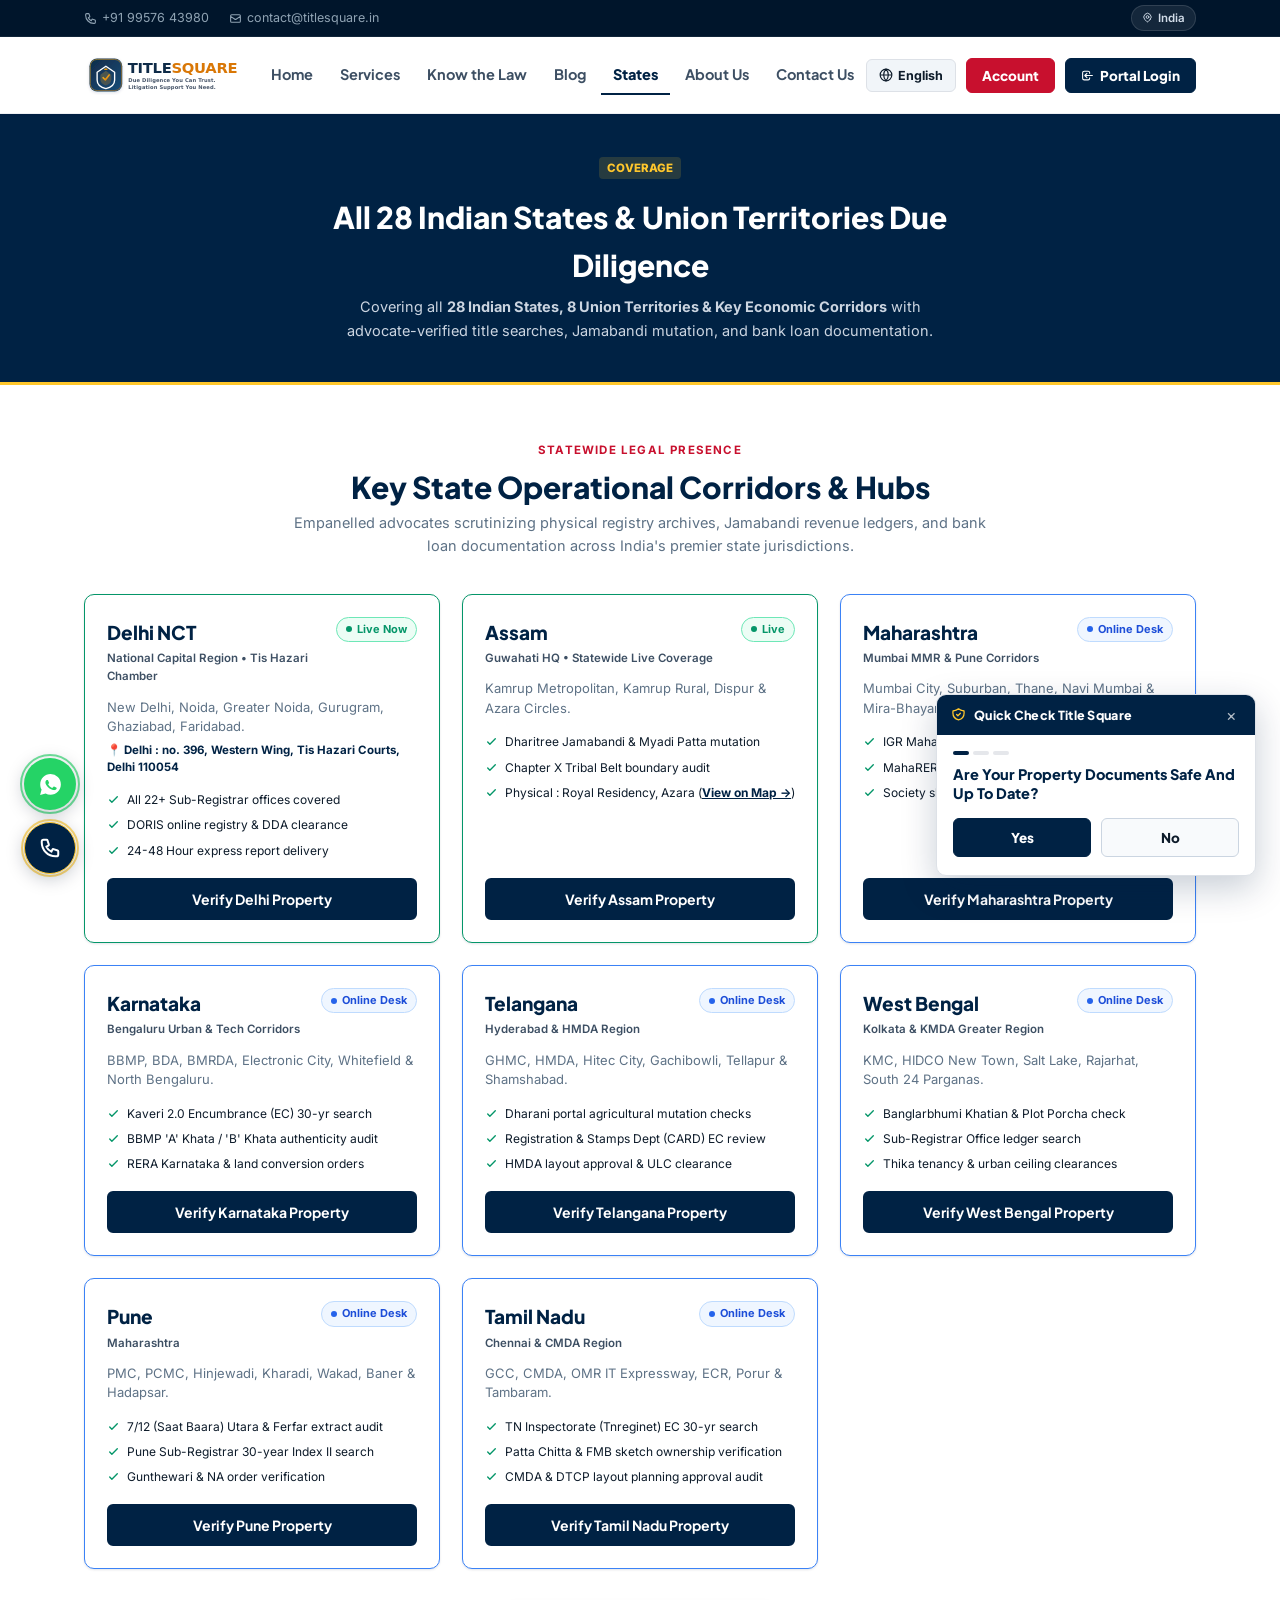
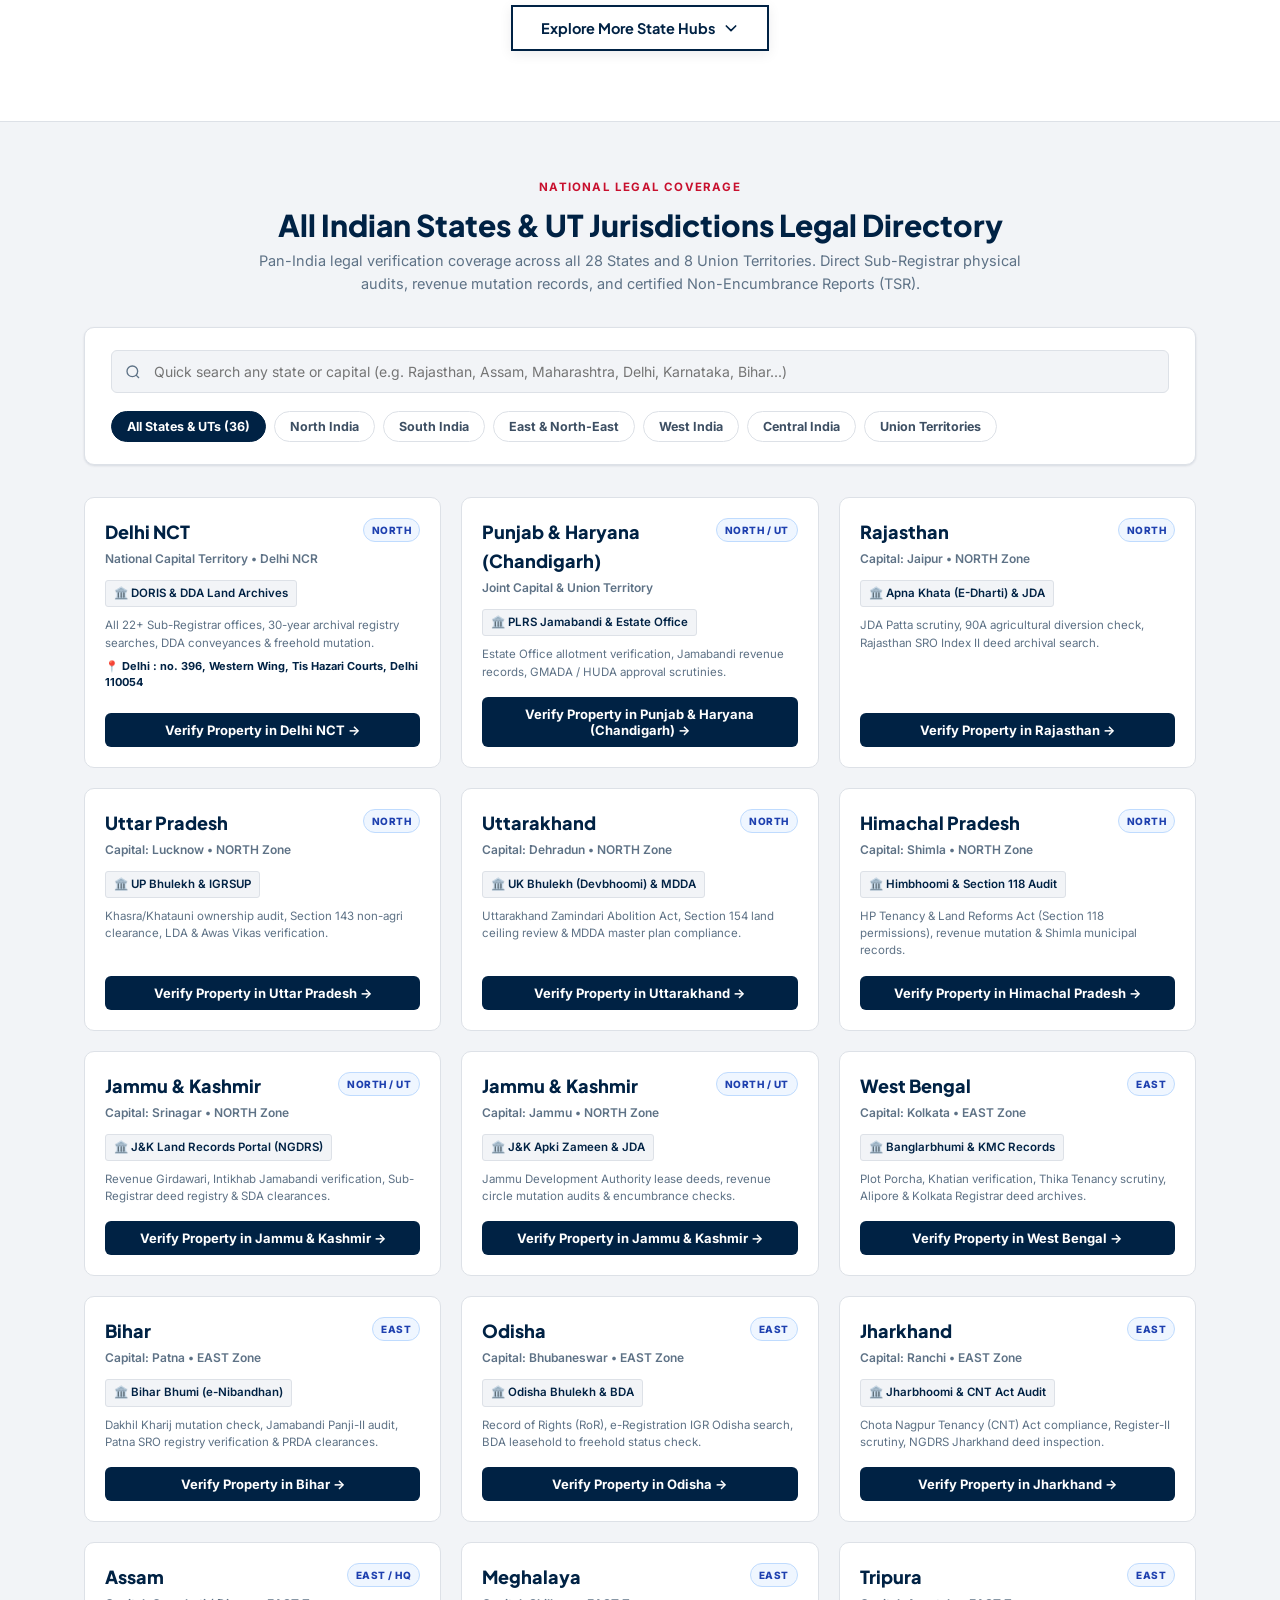
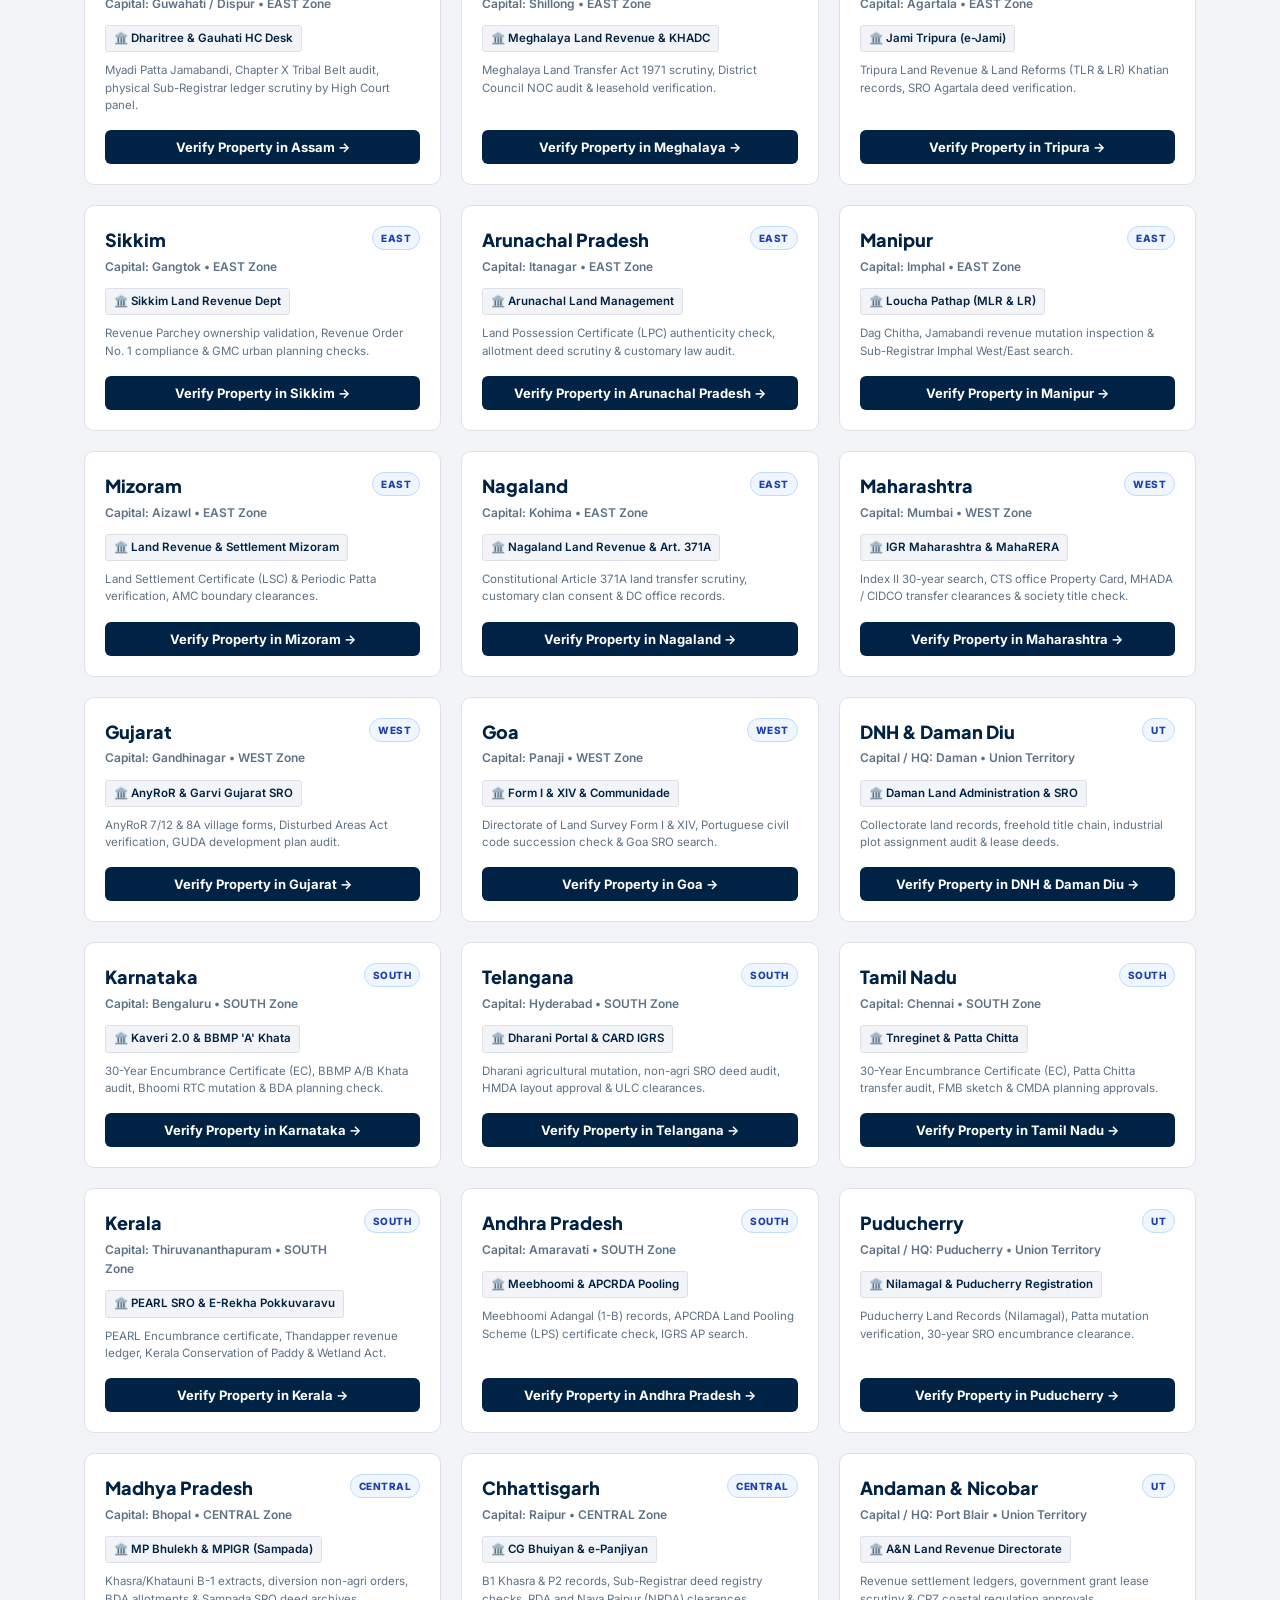
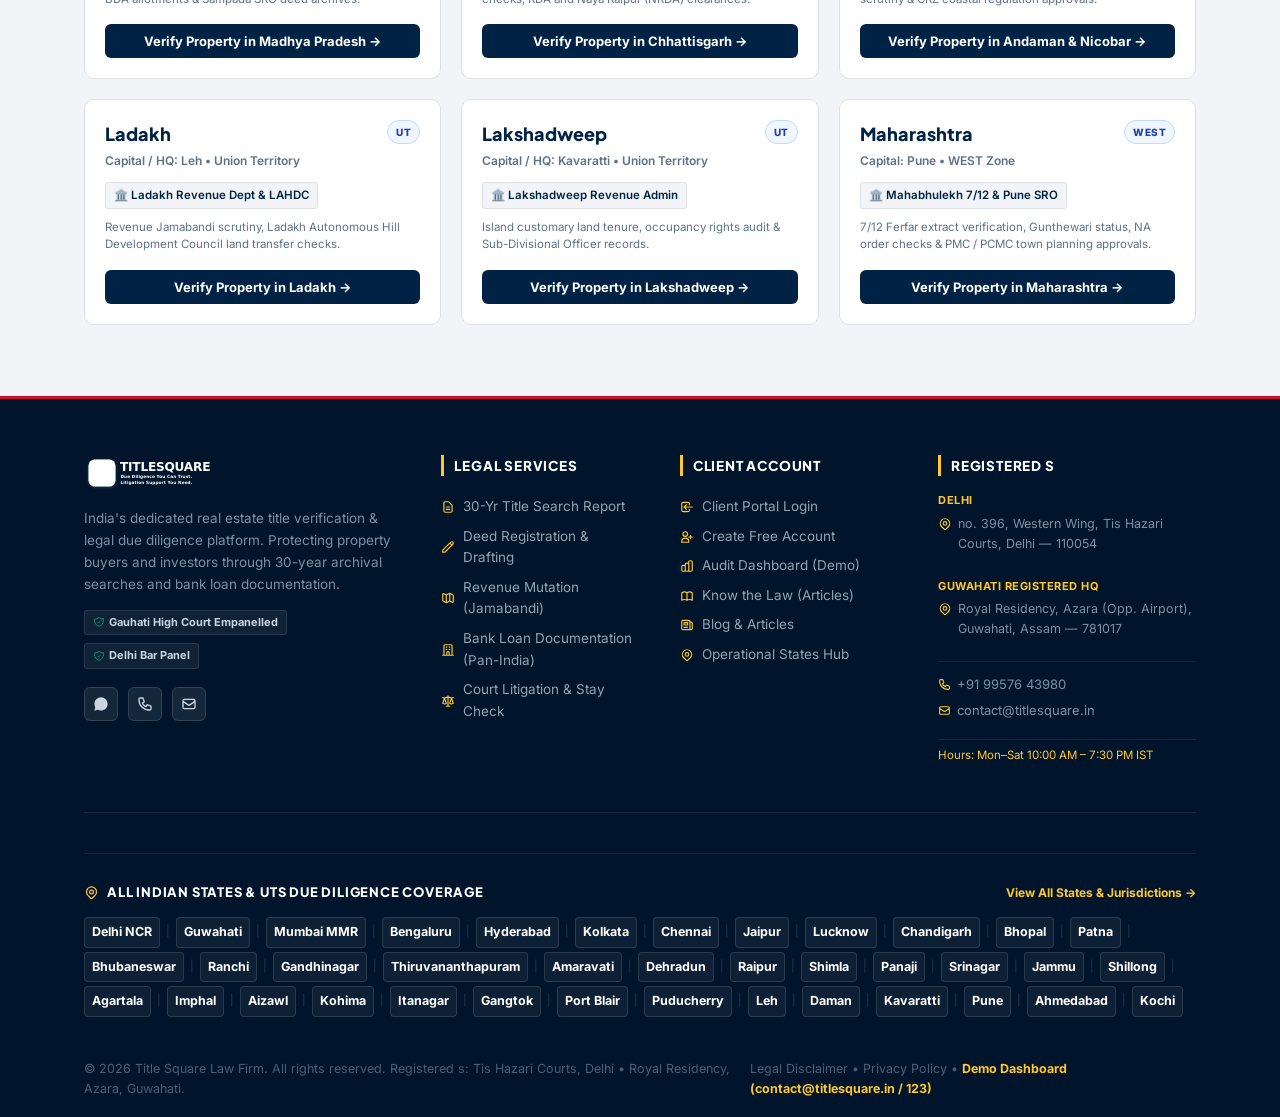
<file: states.html>
<!DOCTYPE html>
<html lang="en">
<head>
  <meta charset="UTF-8">
  <meta name="viewport" content="width=device-width, initial-scale=1.0">
  <title>Operational States &amp; Jurisdictions — Title Square | All 28 States &amp; UTs</title>
  <meta name="description" content="Title Square operations are active in Delhi NCR and Guwahati, Assam. Discover our Pan-India expansion roadmap.">
  <link rel="icon" type="image/svg+xml" href="assets/logo.svg">

  <link rel="stylesheet" href="css/style.css">
  <link rel="stylesheet" href="css/components.css">
  <link rel="stylesheet" href="css/responsive.css">
</head>
<body>

    <!-- Top Utility Bar -->
  <div class="top-bar">
    <div class="container">
      <div class="top-bar-left">
        <a href="tel:+919957643980">
          <svg width="13" height="13" fill="none" stroke="currentColor" stroke-width="2" viewBox="0 0 24 24"><path stroke-linecap="round" stroke-linejoin="round" d="M3 5a2 2 0 012-2h3.28a1 1 0 01.948.684l1.498 4.493a1 1 0 01-.502 1.21l-2.257 1.13a11.042 11.042 0 005.516 5.516l1.13-2.257a1 1 0 011.21-.502l4.493 1.498a1 1 0 01.684.949V19a2 2 0 01-2 2h-1C9.716 21 3 14.284 3 6V5z"/></svg>
          <span data-i18n="top.call">+91 99576 43980</span>
        </a>
        <a href="mailto:contact@titlesquare.in">
          <svg width="13" height="13" fill="none" stroke="currentColor" stroke-width="2" viewBox="0 0 24 24"><path stroke-linecap="round" stroke-linejoin="round" d="M3 8l7.89 5.26a2 2 0 002.22 0L21 8M5 19h14a2 2 0 002-2V7a2 2 0 00-2-2H5a2 2 0 00-2 2v10a2 2 0 002 2z"/></svg>
          contact@titlesquare.in
        </a>
      </div>
      <div class="top-bar-right">
        <span class="top-bar-city-pill">
          <svg width="11" height="11" fill="none" stroke="currentColor" stroke-width="2" viewBox="0 0 24 24"><path stroke-linecap="round" stroke-linejoin="round" d="M17.657 16.657L13.414 20.9a1.998 1.998 0 01-2.827 0l-4.244-4.243a8 8 0 1111.314 0z"/><path stroke-linecap="round" stroke-linejoin="round" d="M15 11a3 3 0 11-6 0 3 3 0 016 0z"/></svg>
          <span data-i18n="top.cities">India</span>
        </span>
      </div>
    </div>
  </div>

  <!-- Header -->
  <header class="site-header">
    <div class="container nav-container">
      <a href="index.html">
        <img src="assets/logo.svg" alt="Title Square" class="brand-logo-img">
      </a>
      <nav class="nav-menu" id="navMenu">
        <div class="mobile-drawer-header">
          <div class="drawer-header-left">
            <img src="assets/logo.svg" alt="Title Square" class="brand-logo-img" style="height: 30px;">
            <span class="drawer-verified-tag">
              <svg width="10" height="10" viewBox="0 0 24 24" fill="currentColor"><path d="M12 2L4 5v6.09c0 5.05 3.41 9.76 8 10.91 4.59-1.15 8-5.86 8-10.91V5l-8-3zm-1 14.5l-3.5-3.5 1.41-1.41L11 13.67l5.59-5.59L18 9.5l-7 7z"/></svg>
              High Court Verified
            </span>
          </div>
          <button type="button" class="mobile-drawer-close" id="mobileDrawerClose" aria-label="Close Menu">&times;</button>
        </div>

        <div class="drawer-consult-card">
          <div class="dcc-top">
            <div class="dcc-badge">
              <span class="dcc-badge-pulse"></span>
              Free Quick Check
            </div>
            <span class="dcc-deliv">24-48 Hr Express</span>
          </div>
          <div class="dcc-title">Instant Jamabandi &amp; Title Check</div>
          <p class="dcc-desc">Direct Sub-Registrar &amp; revenue circle scrutiny before property deals.</p>
          <button type="button" class="dcc-btn open-modal-trigger">
            <span>Check My Property Now</span>
            <svg width="13" height="13" fill="none" stroke="currentColor" stroke-width="2.2" viewBox="0 0 24 24"><path stroke-linecap="round" stroke-linejoin="round" d="M9 5l7 7-7 7"/></svg>
          </button>
        </div>

        <div class="drawer-section-label">Navigation Menu</div>
        <div class="mobile-drawer-links">
          <a href="index.html" class="nav-link">
            <span class="nav-link-icon-wrap">
              <svg width="17" height="17" fill="none" stroke="currentColor" stroke-width="2" viewBox="0 0 24 24"><path stroke-linecap="round" stroke-linejoin="round" d="M3 12l2-2m0 0l7-7 7 7M5 10v10a1 1 0 001 1h3m10-11l2 2m-2-2v10a1 1 0 01-1 1h-3m-6 0a1 1 0 001-1v-4a1 1 0 011-1h2a1 1 0 011 1v4a1 1 0 001 1m-6 0h6"/></svg>
            </span>
            <span class="nav-link-content">
              <span class="nav-link-title" data-i18n="nav.home">Home</span>
              <span class="nav-link-sub">Overview &amp; verified search</span>
            </span>
            <svg class="nav-chevron" width="14" height="14" fill="none" stroke="currentColor" stroke-width="2.2" viewBox="0 0 24 24"><path stroke-linecap="round" stroke-linejoin="round" d="M9 18l6-6-6-6"/></svg>
          </a>

          <a href="services.html" class="nav-link">
            <span class="nav-link-icon-wrap">
              <svg width="17" height="17" fill="none" stroke="currentColor" stroke-width="2" viewBox="0 0 24 24"><path stroke-linecap="round" stroke-linejoin="round" d="M9 12l2 2 4-4m5.618-4.016A11.955 11.955 0 0112 2.944a11.955 11.955 0 01-8.618 3.04A12.02 12.02 0 003 9c0 5.591 3.824 10.29 9 11.622 5.176-1.332 9-6.03 9-11.622 0-1.042-.133-2.052-.382-3.016z"/></svg>
            </span>
            <span class="nav-link-content">
              <span class="nav-link-title" data-i18n="nav.services">Services</span>
              <span class="nav-link-sub">30-Year Title Search &amp; Mutation</span>
            </span>
            <span class="drawer-badge badge-pop">Popular</span>
            <svg class="nav-chevron" width="14" height="14" fill="none" stroke="currentColor" stroke-width="2.2" viewBox="0 0 24 24"><path stroke-linecap="round" stroke-linejoin="round" d="M9 18l6-6-6-6"/></svg>
          </a>

          <a href="know-the-law.html" class="nav-link">
            <span class="nav-link-icon-wrap">
              <svg width="17" height="17" fill="none" stroke="currentColor" stroke-width="2" viewBox="0 0 24 24"><path stroke-linecap="round" stroke-linejoin="round" d="M12 6.253v13m0-13C10.832 5.477 9.246 5 7.5 5S4.168 5.477 3 6.253v13C4.168 18.477 5.754 18 7.5 18s3.332.477 4.5 1.253m0-13C13.168 5.477 14.754 5 16.5 5c1.747 0 3.332.477 4.5 1.253v13C19.832 18.477 18.247 18 16.5 18c-1.746 0-3.332.477-4.5 1.253"/></svg>
            </span>
            <span class="nav-link-content">
              <span class="nav-link-title" data-i18n="nav.knowLaw">Know the Law</span>
              <span class="nav-link-sub">Assam &amp; Delhi Property Acts</span>
            </span>
            <span class="drawer-badge badge-legal">Guides</span>
            <svg class="nav-chevron" width="14" height="14" fill="none" stroke="currentColor" stroke-width="2.2" viewBox="0 0 24 24"><path stroke-linecap="round" stroke-linejoin="round" d="M9 18l6-6-6-6"/></svg>
          </a>

          <a href="blog.html" class="nav-link">
            <span class="nav-link-icon-wrap">
              <svg width="17" height="17" fill="none" stroke="currentColor" stroke-width="2" viewBox="0 0 24 24"><path stroke-linecap="round" stroke-linejoin="round" d="M19 20H5a2 2 0 01-2-2V6a2 2 0 012-2h10a2 2 0 012 2v1m2 13a2 2 0 01-2-2V7m2 13a2 2 0 002-2V9a2 2 0 00-2-2h-2m-4-3H9M7 16h6M7 8h6v4H7V8z"/></svg>
            </span>
            <span class="nav-link-content">
              <span class="nav-link-title" data-i18n="nav.blog">Blog</span>
              <span class="nav-link-sub">Legal Gazette &amp; Articles</span>
            </span>
            <span class="drawer-badge badge-legal">Gazette</span>
            <svg class="nav-chevron" width="14" height="14" fill="none" stroke="currentColor" stroke-width="2.2" viewBox="0 0 24 24"><path stroke-linecap="round" stroke-linejoin="round" d="M9 18l6-6-6-6"/></svg>
          </a>

          <a href="states.html" class="nav-link active">
            <span class="nav-link-icon-wrap">
              <svg width="17" height="17" fill="none" stroke="currentColor" stroke-width="2" viewBox="0 0 24 24"><path stroke-linecap="round" stroke-linejoin="round" d="M17.657 16.657L13.414 20.9a1.998 1.998 0 01-2.827 0l-4.244-4.243a8 8 0 1111.314 0z"/><path stroke-linecap="round" stroke-linejoin="round" d="M15 11a3 3 0 11-6 0 3 3 0 016 0z"/></svg>
            </span>
            <span class="nav-link-content">
              <span class="nav-link-title" data-i18n="nav.cities">States</span>
              <span class="nav-link-sub">Pan-India State Jurisdictions &amp; Coverage</span>
            </span>
            <svg class="nav-chevron" width="14" height="14" fill="none" stroke="currentColor" stroke-width="2.2" viewBox="0 0 24 24"><path stroke-linecap="round" stroke-linejoin="round" d="M9 18l6-6-6-6"/></svg>
          </a>

          <a href="about-us.html" class="nav-link">
            <span class="nav-link-icon-wrap">
              <svg width="17" height="17" fill="none" stroke="currentColor" stroke-width="2" viewBox="0 0 24 24"><path stroke-linecap="round" stroke-linejoin="round" d="M19 21V5a2 2 0 00-2-2H7a2 2 0 00-2 2v16m14 0h2m-2 0h-5m-9 0H3m2 0h5M9 7h1m-1 4h1m4-4h1m-1 4h1m-5 10v-5a1 1 0 011-1h2a1 1 0 011 1v5m-4 0h4"/></svg>
            </span>
            <span class="nav-link-content">
              <span class="nav-link-title" data-i18n="nav.about">About Us</span>
              <span class="nav-link-sub">High Court Advocates &amp;  Team</span>
            </span>
            <svg class="nav-chevron" width="14" height="14" fill="none" stroke="currentColor" stroke-width="2.2" viewBox="0 0 24 24"><path stroke-linecap="round" stroke-linejoin="round" d="M9 18l6-6-6-6"/></svg>
          </a>

          <a href="contact-us.html" class="nav-link">
            <span class="nav-link-icon-wrap">
              <svg width="17" height="17" fill="none" stroke="currentColor" stroke-width="2" viewBox="0 0 24 24"><path stroke-linecap="round" stroke-linejoin="round" d="M3 5a2 2 0 012-2h3.28a1 1 0 01.948.684l1.498 4.493a1 1 0 01-.502 1.21l-2.257 1.13a11.042 11.042 0 005.516 5.516l1.13-2.257a1 1 0 011.21-.502l4.493 1.498a1 1 0 01.684.949V19a2 2 0 01-2 2h-1C9.716 21 3 14.284 3 6V5z"/></svg>
            </span>
            <span class="nav-link-content">
              <span class="nav-link-title" data-i18n="nav.contact">Contact Us</span>
              <span class="nav-link-sub"> Visits &amp; Direct Line</span>
            </span>
            <svg class="nav-chevron" width="14" height="14" fill="none" stroke="currentColor" stroke-width="2.2" viewBox="0 0 24 24"><path stroke-linecap="round" stroke-linejoin="round" d="M9 18l6-6-6-6"/></svg>
          </a>
        </div>

        <div class="drawer-section-label">Quick Legal Utilities</div>
        <div class="drawer-quick-grid">
          <a href="javascript:void(0)" class="drawer-quick-tile open-modal-trigger" data-city="Guwahati">
            <div class="dqt-icon-box dqt-icon-green">
              <svg width="17" height="17" fill="none" stroke="currentColor" stroke-width="2" viewBox="0 0 24 24"><path stroke-linecap="round" stroke-linejoin="round" d="M9 12h6m-6 4h6m2 5H7a2 2 0 01-2-2V5a2 2 0 012-2h5.586a1 1 0 01.707.293l5.414 5.414a1 1 0 01.293.707V19a2 2 0 01-2 2z"/></svg>
            </div>
            <div class="dqt-text">
              <span class="dqt-label">Jamabandi</span>
              <span class="dqt-sub">Revenue Patta</span>
            </div>
          </a>

          <a href="javascript:void(0)" class="drawer-quick-tile open-modal-trigger" data-city="Delhi NCR">
            <div class="dqt-icon-box dqt-icon-navy">
              <svg width="17" height="17" fill="none" stroke="currentColor" stroke-width="2" viewBox="0 0 24 24"><path stroke-linecap="round" stroke-linejoin="round" d="M21 21l-6-6m2-5a7 7 0 11-14 0 7 7 0 0114 0z"/></svg>
            </div>
            <div class="dqt-text">
              <span class="dqt-label">Title Search</span>
              <span class="dqt-sub">30-Yr Archival</span>
            </div>
          </a>

          <a href="https://wa.me/919957643980?text=Hello%20Title%20Square%20Legal%20Team,%20I%20need%20property%20due%20diligence%20assistance." target="_blank" rel="noopener" class="drawer-quick-tile">
            <div class="dqt-icon-box dqt-icon-wa">
              <svg width="17" height="17" fill="currentColor" viewBox="0 0 24 24"><path d="M12.04 2c-5.46 0-9.91 4.45-9.91 9.91 0 1.75.46 3.45 1.32 4.95L2.05 22l5.25-1.38c1.45.79 3.08 1.21 4.74 1.21 5.46 0 9.91-4.45 9.91-9.91 0-2.65-1.03-5.14-2.9-7.01A9.816 9.816 0 0012.04 2zm5.79 14.07c-.24.68-1.4 1.26-1.95 1.32-.51.06-1.17.09-3.37-.8-2.58-1.04-4.22-3.66-4.35-3.83-.13-.17-1.03-1.37-1.03-2.62 0-1.25.65-1.86.88-2.11.23-.25.5-.32.67-.32.17 0 .34 0 .49.01.15.01.37-.06.58.44.22.52.74 1.82.81 1.95.07.13.11.29.02.46-.09.18-.14.28-.27.44-.13.16-.28.36-.4.49-.13.13-.27.27-.12.52.16.25.7 1.15 1.5 1.86 1.03.92 1.9 1.2 2.16 1.33.27.13.42.11.58-.07.16-.18.68-.79.86-1.06.18-.27.37-.23.62-.14.25.09 1.58.74 1.85.88.27.14.45.2.52.31.06.12.06.68-.18 1.36z"/></svg>
            </div>
            <div class="dqt-text">
              <span class="dqt-label">WhatsApp</span>
              <span class="dqt-sub">Advocate Desk</span>
            </div>
          </a>

          <a href="tel:+919957643980" class="drawer-quick-tile">
            <div class="dqt-icon-box dqt-icon-amber">
              <svg width="17" height="17" fill="none" stroke="currentColor" stroke-width="2" viewBox="0 0 24 24"><path stroke-linecap="round" stroke-linejoin="round" d="M3 5a2 2 0 012-2h3.28a1 1 0 01.948.684l1.498 4.493a1 1 0 01-.502 1.21l-2.257 1.13a11.042 11.042 0 005.516 5.516l1.13-2.257a1 1 0 011.21-.502l4.493 1.498a1 1 0 01.684.949V19a2 2 0 01-2 2h-1C9.716 21 3 14.284 3 6V5z"/></svg>
            </div>
            <div class="dqt-text">
              <span class="dqt-label">Helpline</span>
              <span class="dqt-sub">+91 99576 43980</span>
            </div>
          </a>
        </div>

        <div class="mobile-drawer-actions">
          <button type="button" class="btn-auth-red open-auth-btn" data-tab="register" style="width: 100%; justify-content: center; padding: 11.5px; margin-bottom: 8px;">
            <svg width="14" height="14" fill="none" stroke="currentColor" stroke-width="2" viewBox="0 0 24 24"><path stroke-linecap="round" stroke-linejoin="round" d="M16 7a4 4 0 11-8 0 4 4 0 018 0zM12 14a7 7 0 00-7 7h14a7 7 0 00-7-7z"/></svg>
            <span data-i18n="nav.account">Account</span>
          </button>
          <button type="button" class="btn-auth-navy open-auth-btn" data-tab="login" style="width: 100%; justify-content: center; padding: 11px; margin-bottom: 8px;">
            <svg width="14" height="14" fill="none" stroke="currentColor" stroke-width="2" viewBox="0 0 24 24"><path stroke-linecap="round" stroke-linejoin="round" d="M11 16l-4-4m0 0l4-4m-4 4h14m-5 4v1a3 3 0 01-3 3H6a3 3 0 01-3-3V7a3 3 0 013-3h7a3 3 0 013 3v1"/></svg>
            <span data-i18n="nav.portalLogin">Client Portal Login</span>
          </button>

          <div class="drawer--info">
            <div class="dci-hours">
              <span class="dci-dot"></span>
              <span> Hours: Mon–Sat 10:00 AM – 7:30 PM</span>
            </div>
            <div class="dci-loc">
              <svg width="12" height="12" fill="none" stroke="currentColor" stroke-width="2" viewBox="0 0 24 24"><path stroke-linecap="round" stroke-linejoin="round" d="M17.657 16.657L13.414 20.9a1.998 1.998 0 01-2.827 0l-4.244-4.243a8 8 0 1111.314 0z"/><path stroke-linecap="round" stroke-linejoin="round" d="M15 11a3 3 0 11-6 0 3 3 0 016 0z"/></svg>
              <span>Tis Hazari Courts, Delhi &bull; Royal Residency, Guwahati</span>
            </div>
          </div>
        </div>
      </nav>
      <div class="nav-actions">
        <button type="button" class="btn-lang" title="Language selection">
          <svg width="14" height="14" viewBox="0 0 24 24" fill="none" stroke="currentColor" stroke-width="2"><circle cx="12" cy="12" r="10"/><path d="M2 12h20M12 2a15.3 15.3 0 014 10 15.3 15.3 0 01-4 10 15.3 15.3 0 01-4-10 15.3 15.3 0 014-10z"/></svg>
          English
        </button>
        <button type="button" class="btn-auth-red open-auth-btn" data-tab="register" onclick="openAuth('register')">
          <svg width="14" height="14" fill="none" stroke="currentColor" stroke-width="2" viewBox="0 0 24 24"><path stroke-linecap="round" stroke-linejoin="round" d="M16 7a4 4 0 11-8 0 4 4 0 018 0zM12 14a7 7 0 00-7 7h14a7 7 0 00-7-7z"/></svg>
          <span data-i18n="nav.account">Account</span>
        </button>
        <button type="button" class="btn-auth-navy open-auth-btn" data-tab="login" onclick="openAuth('login')">
          <svg width="13" height="13" fill="none" stroke="currentColor" stroke-width="2" viewBox="0 0 24 24"><path stroke-linecap="round" stroke-linejoin="round" d="M11 16l-4-4m0 0l4-4m-4 4h14m-5 4v1a3 3 0 01-3 3H6a3 3 0 01-3-3V7a3 3 0 013-3h7a3 3 0 013 3v1"/></svg>
          <span data-i18n="nav.portalLogin">Portal Login</span>
        </button>
        <button class="mobile-toggle-btn" id="mobileToggleBtn" aria-label="Toggle Navigation">
          <svg width="22" height="22" fill="none" stroke="currentColor" stroke-width="2" viewBox="0 0 24 24"><path stroke-linecap="round" stroke-linejoin="round" d="M4 6h16M4 12h16M4 18h16"/></svg>
        </button>
      </div>
    </div>
  </header>

  <!-- Banner -->
  <section style="background: var(--navy); padding: 40px 0; color: #fff; text-align: center; border-bottom: 3px solid var(--gold);">
    <div class="container" style="max-width: 680px;">
      <span style="display: inline-block; background: rgba(255, 199, 44, 0.15); color: var(--gold); font-size: 11.5px; font-weight: 800; padding: 2px 8px; border-radius: 4px; text-transform: uppercase; margin-bottom: 8px;">Coverage</span>
      <h1 style="font-family: var(--font-h); font-size: 30px; font-weight: 800; margin: 6px 0;">
        All 28 Indian States &amp; Union Territories Due Diligence
      </h1>
      <p style="color: #cbd5e1; font-size: 14.5px;">
        Covering all <strong>28 Indian States, 8 Union Territories &amp; Key Economic Corridors</strong> with advocate-verified title searches, Jamabandi mutation, and bank loan documentation.
      </p>
    </div>
  </section>

  <!-- KEY STATE OPERATIONAL CORRIDORS SECTION -->
  <section style="padding: 56px 0 70px; background: #ffffff;">
    <div class="container">
      <div class="section-title-wrap" style="text-align: center; max-width: 720px; margin: 0 auto 36px;">
        <span class="section-label">Statewide Legal Presence</span>
        <h2 class="section-heading">Key State Operational Corridors &amp; Hubs</h2>
        <p style="color: var(--text-muted); font-size: 14.5px; margin-top: 6px;">
          Empanelled advocates scrutinizing physical registry archives, Jamabandi revenue ledgers, and bank loan documentation across India's premier state jurisdictions.
        </p>
      </div>

      <div class="metro-cities-unified-grid" id="metroCitiesGrid">

        <!-- 1. Delhi NCR (Live) -->
        <div class="metro-city-card metro-city-card--live">
          <div>
            <div class="metro-city-card-header">
              <div>
                <h3 class="metro-city-card-title">Delhi NCT</h3>
                <span class="metro-city-card-state">National Capital Region • Tis Hazari Chamber</span>
              </div>
              <span class="badge-active-hub">Live Now</span>
            </div>
            <p class="metro-city-card-desc">
              New Delhi, Noida, Greater Noida, Gurugram, Ghaziabad, Faridabad.
              <span style="display: block; margin-top: 5px; font-size: 11.5px; color: var(--navy); font-weight: 700;">📍 Delhi :  no. 396, Western Wing, Tis Hazari Courts, Delhi 110054</span>
            </p>
            <ul class="metro-city-card-features">
              <li>
                <svg width="13" height="13" fill="none" stroke="currentColor" stroke-width="2.5" viewBox="0 0 24 24"><path stroke-linecap="round" stroke-linejoin="round" d="M5 13l4 4L19 7"/></svg>
                <span>All 22+ Sub-Registrar offices covered</span>
              </li>
              <li>
                <svg width="13" height="13" fill="none" stroke="currentColor" stroke-width="2.5" viewBox="0 0 24 24"><path stroke-linecap="round" stroke-linejoin="round" d="M5 13l4 4L19 7"/></svg>
                <span>DORIS online registry &amp; DDA clearance</span>
              </li>
              <li>
                <svg width="13" height="13" fill="none" stroke="currentColor" stroke-width="2.5" viewBox="0 0 24 24"><path stroke-linecap="round" stroke-linejoin="round" d="M5 13l4 4L19 7"/></svg>
                <span>24-48 Hour express report delivery</span>
              </li>
            </ul>
          </div>
          <div class="metro-city-card-action">
            <button class="btn btn-navy open-modal-trigger" style="width: 100%;">Verify Delhi Property</button>
          </div>
        </div>

        <!-- 2. Guwahati (Live ) -->
        <div class="metro-city-card metro-city-card--live">
          <div>
            <div class="metro-city-card-header">
              <div>
                <h3 class="metro-city-card-title">Assam</h3>
                <span class="metro-city-card-state">Guwahati HQ • Statewide Live Coverage</span>
              </div>
              <span class="badge-active-hub">Live </span>
            </div>
            <p class="metro-city-card-desc">
              Kamrup Metropolitan, Kamrup Rural, Dispur &amp; Azara Circles.
            </p>
            <ul class="metro-city-card-features">
              <li>
                <svg width="13" height="13" fill="none" stroke="currentColor" stroke-width="2.5" viewBox="0 0 24 24"><path stroke-linecap="round" stroke-linejoin="round" d="M5 13l4 4L19 7"/></svg>
                <span>Dharitree Jamabandi &amp; Myadi Patta mutation</span>
              </li>
              <li>
                <svg width="13" height="13" fill="none" stroke="currentColor" stroke-width="2.5" viewBox="0 0 24 24"><path stroke-linecap="round" stroke-linejoin="round" d="M5 13l4 4L19 7"/></svg>
                <span>Chapter X Tribal Belt boundary audit</span>
              </li>
              <li>
                <svg width="13" height="13" fill="none" stroke="currentColor" stroke-width="2.5" viewBox="0 0 24 24"><path stroke-linecap="round" stroke-linejoin="round" d="M5 13l4 4L19 7"/></svg>
                <span>Physical : Royal Residency, Azara (<a href="contact-us.html#-map" style="color: var(--navy); font-weight: 700; text-decoration: underline;">View on Map &rarr;</a>)</span>
              </li>
            </ul>
          </div>
          <div class="metro-city-card-action">
            <button class="btn btn-navy open-modal-trigger" data-state="Assam" data-city="Guwahati" style="width: 100%;">Verify Assam Property</button>
          </div>
        </div>

        <!-- 3. Mumbai (Expanded Desk) -->
        <div class="metro-city-card metro-city-card--expanded">
          <div>
            <div class="metro-city-card-header">
              <div>
                <h3 class="metro-city-card-title">Maharashtra</h3>
                <span class="metro-city-card-state">Mumbai MMR &amp; Pune Corridors</span>
              </div>
              <span class="badge-expanded-hub">Online Desk</span>
            </div>
            <p class="metro-city-card-desc">
              Mumbai City, Suburban, Thane, Navi Mumbai &amp; Mira-Bhayandar.
            </p>
            <ul class="metro-city-card-features">
              <li>
                <svg width="13" height="13" fill="none" stroke="currentColor" stroke-width="2.5" viewBox="0 0 24 24"><path stroke-linecap="round" stroke-linejoin="round" d="M5 13l4 4L19 7"/></svg>
                <span>IGR Maharashtra e-Search &amp; Index II audit</span>
              </li>
              <li>
                <svg width="13" height="13" fill="none" stroke="currentColor" stroke-width="2.5" viewBox="0 0 24 24"><path stroke-linecap="round" stroke-linejoin="round" d="M5 13l4 4L19 7"/></svg>
                <span>MahaRERA litigation &amp; MHADA clearance</span>
              </li>
              <li>
                <svg width="13" height="13" fill="none" stroke="currentColor" stroke-width="2.5" viewBox="0 0 24 24"><path stroke-linecap="round" stroke-linejoin="round" d="M5 13l4 4L19 7"/></svg>
                <span>Society share certificate chain verification</span>
              </li>
            </ul>
          </div>
          <div class="metro-city-card-action">
            <button class="btn btn-navy open-modal-trigger" data-state="Maharashtra" data-city="Mumbai" style="width: 100%;">Verify Maharashtra Property</button>
          </div>
        </div>

        <!-- 4. Bengaluru (Expanded Desk) -->
        <div class="metro-city-card metro-city-card--expanded">
          <div>
            <div class="metro-city-card-header">
              <div>
                <h3 class="metro-city-card-title">Karnataka</h3>
                <span class="metro-city-card-state">Bengaluru Urban &amp; Tech Corridors</span>
              </div>
              <span class="badge-expanded-hub">Online Desk</span>
            </div>
            <p class="metro-city-card-desc">
              BBMP, BDA, BMRDA, Electronic City, Whitefield &amp; North Bengaluru.
            </p>
            <ul class="metro-city-card-features">
              <li>
                <svg width="13" height="13" fill="none" stroke="currentColor" stroke-width="2.5" viewBox="0 0 24 24"><path stroke-linecap="round" stroke-linejoin="round" d="M5 13l4 4L19 7"/></svg>
                <span>Kaveri 2.0 Encumbrance (EC) 30-yr search</span>
              </li>
              <li>
                <svg width="13" height="13" fill="none" stroke="currentColor" stroke-width="2.5" viewBox="0 0 24 24"><path stroke-linecap="round" stroke-linejoin="round" d="M5 13l4 4L19 7"/></svg>
                <span>BBMP 'A' Khata / 'B' Khata authenticity audit</span>
              </li>
              <li>
                <svg width="13" height="13" fill="none" stroke="currentColor" stroke-width="2.5" viewBox="0 0 24 24"><path stroke-linecap="round" stroke-linejoin="round" d="M5 13l4 4L19 7"/></svg>
                <span>RERA Karnataka &amp; land conversion orders</span>
              </li>
            </ul>
          </div>
          <div class="metro-city-card-action">
            <button class="btn btn-navy open-modal-trigger" data-state="Karnataka" data-city="Bengaluru" style="width: 100%;">Verify Karnataka Property</button>
          </div>
        </div>

        <!-- 5. Hyderabad (Online Desk) -->
        <div class="metro-city-card metro-city-card--expanded">
          <div>
            <div class="metro-city-card-header">
              <div>
                <h3 class="metro-city-card-title">Telangana</h3>
                <span class="metro-city-card-state">Hyderabad &amp; HMDA Region</span>
              </div>
              <span class="badge-expanded-hub">Online Desk</span>
            </div>
            <p class="metro-city-card-desc">
              GHMC, HMDA, Hitec City, Gachibowli, Tellapur &amp; Shamshabad.
            </p>
            <ul class="metro-city-card-features">
              <li>
                <svg width="13" height="13" fill="none" stroke="currentColor" stroke-width="2.5" viewBox="0 0 24 24"><path stroke-linecap="round" stroke-linejoin="round" d="M5 13l4 4L19 7"/></svg>
                <span>Dharani portal agricultural mutation checks</span>
              </li>
              <li>
                <svg width="13" height="13" fill="none" stroke="currentColor" stroke-width="2.5" viewBox="0 0 24 24"><path stroke-linecap="round" stroke-linejoin="round" d="M5 13l4 4L19 7"/></svg>
                <span>Registration &amp; Stamps Dept (CARD) EC review</span>
              </li>
              <li>
                <svg width="13" height="13" fill="none" stroke="currentColor" stroke-width="2.5" viewBox="0 0 24 24"><path stroke-linecap="round" stroke-linejoin="round" d="M5 13l4 4L19 7"/></svg>
                <span>HMDA layout approval &amp; ULC clearance</span>
              </li>
            </ul>
          </div>
          <div class="metro-city-card-action">
            <button class="btn btn-navy open-modal-trigger" data-state="Telangana" data-city="Hyderabad" style="width: 100%;">Verify Telangana Property</button>
          </div>
        </div>

        <!-- 6. Kolkata (Online Desk) -->
        <div class="metro-city-card metro-city-card--expanded">
          <div>
            <div class="metro-city-card-header">
              <div>
                <h3 class="metro-city-card-title">West Bengal</h3>
                <span class="metro-city-card-state">Kolkata &amp; KMDA Greater Region</span>
              </div>
              <span class="badge-expanded-hub">Online Desk</span>
            </div>
            <p class="metro-city-card-desc">
              KMC, HIDCO New Town, Salt Lake, Rajarhat, South 24 Parganas.
            </p>
            <ul class="metro-city-card-features">
              <li>
                <svg width="13" height="13" fill="none" stroke="currentColor" stroke-width="2.5" viewBox="0 0 24 24"><path stroke-linecap="round" stroke-linejoin="round" d="M5 13l4 4L19 7"/></svg>
                <span>Banglarbhumi Khatian &amp; Plot Porcha check</span>
              </li>
              <li>
                <svg width="13" height="13" fill="none" stroke="currentColor" stroke-width="2.5" viewBox="0 0 24 24"><path stroke-linecap="round" stroke-linejoin="round" d="M5 13l4 4L19 7"/></svg>
                <span>Sub-Registrar Office ledger search</span>
              </li>
              <li>
                <svg width="13" height="13" fill="none" stroke="currentColor" stroke-width="2.5" viewBox="0 0 24 24"><path stroke-linecap="round" stroke-linejoin="round" d="M5 13l4 4L19 7"/></svg>
                <span>Thika tenancy &amp; urban ceiling clearances</span>
              </li>
            </ul>
          </div>
          <div class="metro-city-card-action">
            <button class="btn btn-navy open-modal-trigger" data-state="West Bengal" data-city="Kolkata" style="width: 100%;">Verify West Bengal Property</button>
          </div>
        </div>

        <!-- 7. Pune (Online Desk) -->
        <div class="metro-city-card metro-city-card--expanded">
          <div>
            <div class="metro-city-card-header">
              <div>
                <h3 class="metro-city-card-title">Pune</h3>
                <span class="metro-city-card-state">Maharashtra</span>
              </div>
              <span class="badge-expanded-hub">Online Desk</span>
            </div>
            <p class="metro-city-card-desc">
              PMC, PCMC, Hinjewadi, Kharadi, Wakad, Baner &amp; Hadapsar.
            </p>
            <ul class="metro-city-card-features">
              <li>
                <svg width="13" height="13" fill="none" stroke="currentColor" stroke-width="2.5" viewBox="0 0 24 24"><path stroke-linecap="round" stroke-linejoin="round" d="M5 13l4 4L19 7"/></svg>
                <span>7/12 (Saat Baara) Utara &amp; Ferfar extract audit</span>
              </li>
              <li>
                <svg width="13" height="13" fill="none" stroke="currentColor" stroke-width="2.5" viewBox="0 0 24 24"><path stroke-linecap="round" stroke-linejoin="round" d="M5 13l4 4L19 7"/></svg>
                <span>Pune Sub-Registrar 30-year Index II search</span>
              </li>
              <li>
                <svg width="13" height="13" fill="none" stroke="currentColor" stroke-width="2.5" viewBox="0 0 24 24"><path stroke-linecap="round" stroke-linejoin="round" d="M5 13l4 4L19 7"/></svg>
                <span>Gunthewari &amp; NA order verification</span>
              </li>
            </ul>
          </div>
          <div class="metro-city-card-action">
            <button class="btn btn-navy open-modal-trigger" data-state="Maharashtra" data-city="Pune" style="width: 100%;">Verify Pune Property</button>
          </div>
        </div>

        <!-- 8. Chennai (Online Desk) -->
        <div class="metro-city-card metro-city-card--expanded">
          <div>
            <div class="metro-city-card-header">
              <div>
                <h3 class="metro-city-card-title">Tamil Nadu</h3>
                <span class="metro-city-card-state">Chennai &amp; CMDA Region</span>
              </div>
              <span class="badge-expanded-hub">Online Desk</span>
            </div>
            <p class="metro-city-card-desc">
              GCC, CMDA, OMR IT Expressway, ECR, Porur &amp; Tambaram.
            </p>
            <ul class="metro-city-card-features">
              <li>
                <svg width="13" height="13" fill="none" stroke="currentColor" stroke-width="2.5" viewBox="0 0 24 24"><path stroke-linecap="round" stroke-linejoin="round" d="M5 13l4 4L19 7"/></svg>
                <span>TN Inspectorate (Tnreginet) EC 30-yr search</span>
              </li>
              <li>
                <svg width="13" height="13" fill="none" stroke="currentColor" stroke-width="2.5" viewBox="0 0 24 24"><path stroke-linecap="round" stroke-linejoin="round" d="M5 13l4 4L19 7"/></svg>
                <span>Patta Chitta &amp; FMB sketch ownership verification</span>
              </li>
              <li>
                <svg width="13" height="13" fill="none" stroke="currentColor" stroke-width="2.5" viewBox="0 0 24 24"><path stroke-linecap="round" stroke-linejoin="round" d="M5 13l4 4L19 7"/></svg>
                <span>CMDA &amp; DTCP layout planning approval audit</span>
              </li>
            </ul>
          </div>
          <div class="metro-city-card-action">
            <button class="btn btn-navy open-modal-trigger" data-state="Tamil Nadu" data-city="Chennai" style="width: 100%;">Verify Tamil Nadu Property</button>
          </div>
        </div>

        <!-- ==============================================
             REST OF METRO CITIES (LOAD MORE - HIDDEN INITIALLY)
             ============================================== -->

        <!-- 9. Ahmedabad (Gujarat) -->
        <div class="metro-city-card metro-city-card--upcoming city-hidden" style="display: none;">
          <div>
            <div class="metro-city-card-header">
              <div>
                <h3 class="metro-city-card-title">Gujarat</h3>
                <span class="metro-city-card-state">Gandhinagar &amp; Ahmedabad Corridors</span>
              </div>
              <span class="badge-soon-hub">Coming Soon</span>
            </div>
            <p class="metro-city-card-desc">
              AMC, AUDA, SG Highway, Bopal, Gift City &amp; Sanand.
            </p>
            <ul class="metro-city-card-features">
              <li>
                <svg width="13" height="13" fill="none" stroke="currentColor" stroke-width="2.5" viewBox="0 0 24 24"><path stroke-linecap="round" stroke-linejoin="round" d="M5 13l4 4L19 7"/></svg>
                <span>AnyRoR 7/12 &amp; 8A village form examination</span>
              </li>
              <li>
                <svg width="13" height="13" fill="none" stroke="currentColor" stroke-width="2.5" viewBox="0 0 24 24"><path stroke-linecap="round" stroke-linejoin="round" d="M5 13l4 4L19 7"/></svg>
                <span>Garvi Gujarat Sub-Registrar deed search</span>
              </li>
              <li>
                <svg width="13" height="13" fill="none" stroke="currentColor" stroke-width="2.5" viewBox="0 0 24 24"><path stroke-linecap="round" stroke-linejoin="round" d="M5 13l4 4L19 7"/></svg>
                <span>Disturbed Areas Act clearance checks</span>
              </li>
            </ul>
          </div>
          <div class="metro-city-card-action">
            <button class="btn btn-outline" style="width: 100%; font-size: 13px;" onclick="notifyCity('Ahmedabad')">Notify Me</button>
          </div>
        </div>

        <!-- 10. Chandigarh Tricity (Punjab & Haryana) -->
        <div class="metro-city-card metro-city-card--upcoming city-hidden" style="display: none;">
          <div>
            <div class="metro-city-card-header">
              <div>
                <h3 class="metro-city-card-title">Chandigarh Tricity</h3>
                <span class="metro-city-card-state">Chandigarh, Mohali &amp; Panchkula</span>
              </div>
              <span class="badge-soon-hub">Coming Soon</span>
            </div>
            <p class="metro-city-card-desc">
              GMADA, HUDA, Chandigarh Estate Office &amp; Zirakpur corridor.
            </p>
            <ul class="metro-city-card-features">
              <li>
                <svg width="13" height="13" fill="none" stroke="currentColor" stroke-width="2.5" viewBox="0 0 24 24"><path stroke-linecap="round" stroke-linejoin="round" d="M5 13l4 4L19 7"/></svg>
                <span>Jamabandi Punjab (PLRS) &amp; Jamabandi Haryana</span>
              </li>
              <li>
                <svg width="13" height="13" fill="none" stroke="currentColor" stroke-width="2.5" viewBox="0 0 24 24"><path stroke-linecap="round" stroke-linejoin="round" d="M5 13l4 4L19 7"/></svg>
                <span>Estate Office allotment deed &amp; NOC verification</span>
              </li>
              <li>
                <svg width="13" height="13" fill="none" stroke="currentColor" stroke-width="2.5" viewBox="0 0 24 24"><path stroke-linecap="round" stroke-linejoin="round" d="M5 13l4 4L19 7"/></svg>
                <span>GPA share transfer &amp; GPA sales scrutiny</span>
              </li>
            </ul>
          </div>
          <div class="metro-city-card-action">
            <button class="btn btn-outline" style="width: 100%; font-size: 13px;" onclick="notifyCity('Chandigarh')">Notify Me</button>
          </div>
        </div>

        <!-- 11. Jaipur (Rajasthan) -->
        <div class="metro-city-card metro-city-card--upcoming city-hidden" style="display: none;">
          <div>
            <div class="metro-city-card-header">
              <div>
                <h3 class="metro-city-card-title">Jaipur</h3>
                <span class="metro-city-card-state">Rajasthan</span>
              </div>
              <span class="badge-soon-hub">Coming Soon</span>
            </div>
            <p class="metro-city-card-desc">
              JDA, Housing Board, Mansarovar, Jagatpura &amp; Ajmer Road.
            </p>
            <ul class="metro-city-card-features">
              <li>
                <svg width="13" height="13" fill="none" stroke="currentColor" stroke-width="2.5" viewBox="0 0 24 24"><path stroke-linecap="round" stroke-linejoin="round" d="M5 13l4 4L19 7"/></svg>
                <span>Apna Khata (E-Dharti Rajasthan) Jamabandi audit</span>
              </li>
              <li>
                <svg width="13" height="13" fill="none" stroke="currentColor" stroke-width="2.5" viewBox="0 0 24 24"><path stroke-linecap="round" stroke-linejoin="round" d="M5 13l4 4L19 7"/></svg>
                <span>JDA Patta &amp; 90A Land Conversion Orders</span>
              </li>
              <li>
                <svg width="13" height="13" fill="none" stroke="currentColor" stroke-width="2.5" viewBox="0 0 24 24"><path stroke-linecap="round" stroke-linejoin="round" d="M5 13l4 4L19 7"/></svg>
                <span>Rajasthan SRO Index II deed archives</span>
              </li>
            </ul>
          </div>
          <div class="metro-city-card-action">
            <button class="btn btn-outline" style="width: 100%; font-size: 13px;" onclick="notifyCity('Jaipur')">Notify Me</button>
          </div>
        </div>

        <!-- 12. Lucknow (Uttar Pradesh) -->
        <div class="metro-city-card metro-city-card--upcoming city-hidden" style="display: none;">
          <div>
            <div class="metro-city-card-header">
              <div>
                <h3 class="metro-city-card-title">Lucknow</h3>
                <span class="metro-city-card-state">Uttar Pradesh</span>
              </div>
              <span class="badge-soon-hub">Coming Soon</span>
            </div>
            <p class="metro-city-card-desc">
              LDA, Awas Vikas, Gomti Nagar, Shaheed Path &amp; Amar Shaheed.
            </p>
            <ul class="metro-city-card-features">
              <li>
                <svg width="13" height="13" fill="none" stroke="currentColor" stroke-width="2.5" viewBox="0 0 24 24"><path stroke-linecap="round" stroke-linejoin="round" d="M5 13l4 4L19 7"/></svg>
                <span>UP Bhulekh Khasra &amp; Khatauni record check</span>
              </li>
              <li>
                <svg width="13" height="13" fill="none" stroke="currentColor" stroke-width="2.5" viewBox="0 0 24 24"><path stroke-linecap="round" stroke-linejoin="round" d="M5 13l4 4L19 7"/></svg>
                <span>IGRSUP online registry deed cross-verification</span>
              </li>
              <li>
                <svg width="13" height="13" fill="none" stroke="currentColor" stroke-width="2.5" viewBox="0 0 24 24"><path stroke-linecap="round" stroke-linejoin="round" d="M5 13l4 4L19 7"/></svg>
                <span>Section 143 non-agricultural conversion check</span>
              </li>
            </ul>
          </div>
          <div class="metro-city-card-action">
            <button class="btn btn-outline" style="width: 100%; font-size: 13px;" onclick="notifyCity('Lucknow')">Notify Me</button>
          </div>
        </div>

        <!-- 13. Kochi (Kerala) -->
        <div class="metro-city-card metro-city-card--upcoming city-hidden" style="display: none;">
          <div>
            <div class="metro-city-card-header">
              <div>
                <h3 class="metro-city-card-title">Kerala</h3>
                <span class="metro-city-card-state">Kochi &amp; Thiruvananthapuram</span>
              </div>
              <span class="badge-soon-hub">Coming Soon</span>
            </div>
            <p class="metro-city-card-desc">
              GCDA, Kakkanad InfoPark, Marine Drive, Edappally &amp; Aluva.
            </p>
            <ul class="metro-city-card-features">
              <li>
                <svg width="13" height="13" fill="none" stroke="currentColor" stroke-width="2.5" viewBox="0 0 24 24"><path stroke-linecap="round" stroke-linejoin="round" d="M5 13l4 4L19 7"/></svg>
                <span>Kerala Registration Dept (PEARL) EC check</span>
              </li>
              <li>
                <svg width="13" height="13" fill="none" stroke="currentColor" stroke-width="2.5" viewBox="0 0 24 24"><path stroke-linecap="round" stroke-linejoin="round" d="M5 13l4 4L19 7"/></svg>
                <span>E-Rekha land revenue Pokkuvaravu (Thandapper)</span>
              </li>
              <li>
                <svg width="13" height="13" fill="none" stroke="currentColor" stroke-width="2.5" viewBox="0 0 24 24"><path stroke-linecap="round" stroke-linejoin="round" d="M5 13l4 4L19 7"/></svg>
                <span>Kerala Conservation of Paddy Land &amp; Wetland Act</span>
              </li>
            </ul>
          </div>
          <div class="metro-city-card-action">
            <button class="btn btn-outline" style="width: 100%; font-size: 13px;" onclick="notifyCity('Kochi')">Notify Me</button>
          </div>
        </div>

      </div>

      <!-- Load More Button -->
      <div class="cities-load-more-wrap">
        <button type="button" class="btn-load-more-cities" id="loadMoreCitiesBtn">
          <span>Explore More State Hubs</span>
          <svg width="16" height="16" fill="none" stroke="currentColor" stroke-width="2.5" viewBox="0 0 24 24"><path stroke-linecap="round" stroke-linejoin="round" d="M19 9l-7 7-7-7"/></svg>
        </button>
      </div>

    </div>
  </section>

  <!-- ALL INDIAN STATE CAPITALS & UNION TERRITORIES DIRECTORY -->
  <section class="section-gray" id="states-directory" data-alias="capitals-directory" style="padding: 56px 0 70px; border-top: 1px solid var(--border);">
    <div class="container">
      <div class="section-title-wrap" style="text-align: center; max-width: 780px; margin: 0 auto 32px;">
        <span class="section-label">National Legal Coverage</span>
        <h2 class="section-heading">All Indian States &amp; UT Jurisdictions Legal Directory</h2>
        <p style="color: var(--text-muted); font-size: 14.5px; margin-top: 6px;">
          Pan-India legal verification coverage across all 28 States and 8 Union Territories. Direct Sub-Registrar physical audits, revenue mutation records, and certified Non-Encumbrance Reports (TSR).
        </p>
      </div>

      <!-- Quick Search & Zone Filters -->
      <div class="capitals-filter-wrapper">
        <div class="capitals-search-box">
          <svg width="16" height="16" fill="none" stroke="currentColor" stroke-width="2" viewBox="0 0 24 24"><circle cx="11" cy="11" r="8"/><path d="M21 21l-4.35-4.35"/></svg>
          <input type="text" id="capitalSearchInput" placeholder="Quick search any state or capital (e.g. Rajasthan, Assam, Maharashtra, Delhi, Karnataka, Bihar...)" aria-label="Search states and capitals">
          <button type="button" id="clearCapitalSearchBtn" style="display: none;" title="Clear search">✕</button>
        </div>

        <div class="capitals-zone-tabs" id="capitalZoneTabs">
          <button type="button" class="cap-zone-btn is-active" data-zone="all">All States &amp; UTs (36)</button>
          <button type="button" class="cap-zone-btn" data-zone="north">North India</button>
          <button type="button" class="cap-zone-btn" data-zone="south">South India</button>
          <button type="button" class="cap-zone-btn" data-zone="east">East &amp; North-East</button>
          <button type="button" class="cap-zone-btn" data-zone="west">West India</button>
          <button type="button" class="cap-zone-btn" data-zone="central">Central India</button>
          <button type="button" class="cap-zone-btn" data-zone="ut">Union Territories</button>
        </div>
      </div>

      <!-- Capitals Directory Grid -->
      <div class="capitals-cards-grid" id="capitalsCardsGrid">

        <!-- 1. Delhi NCR -->
        <div class="capital-city-card" data-city="Delhi NCR" data-state="Delhi NCT" data-zone="north">
          <div>
            <div class="cap-card-header">
              <div>
                <h3 class="cap-card-title">Delhi NCT</h3>
                <span class="cap-card-state">National Capital Territory • Delhi NCR</span>
              </div>
              <span class="cap-zone-pill">North</span>
            </div>
            <div class="cap-card-body">
              <div class="cap-registry-tag">🏛️ DORIS &amp; DDA Land Archives</div>
              <div class="cap-scope-text">All 22+ Sub-Registrar offices, 30-year archival registry searches, DDA conveyances &amp; freehold mutation.</div>
              <div style="font-size: 11px; color: var(--navy); margin-top: 6px; font-weight: 700;">📍 Delhi :  no. 396, Western Wing, Tis Hazari Courts, Delhi 110054</div>
            </div>
          </div>
          <button type="button" class="cap-card-btn open-modal-trigger" data-state="Delhi NCT" data-city="Delhi NCR">Verify Property in Delhi NCT &rarr;</button>
        </div>

        <!-- 2. Chandigarh -->
        <div class="capital-city-card" data-city="Chandigarh" data-state="Punjab & Haryana" data-zone="north">
          <div>
            <div class="cap-card-header">
              <div>
                <h3 class="cap-card-title">Punjab & Haryana (Chandigarh)</h3>
                <span class="cap-card-state">Joint Capital & Union Territory</span>
              </div>
              <span class="cap-zone-pill">North / UT</span>
            </div>
            <div class="cap-card-body">
              <div class="cap-registry-tag">🏛️ PLRS Jamabandi &amp; Estate Office</div>
              <div class="cap-scope-text">Estate Office allotment verification, Jamabandi revenue records, GMADA / HUDA approval scrutinies.</div>
            </div>
          </div>
          <button type="button" class="cap-card-btn open-modal-trigger" data-state="Punjab & Haryana" data-city="Chandigarh">Verify Property in Punjab & Haryana (Chandigarh) &rarr;</button>
        </div>

        <!-- 3. Jaipur -->
        <div class="capital-city-card" data-city="Jaipur" data-state="Rajasthan" data-zone="north">
          <div>
            <div class="cap-card-header">
              <div>
                <h3 class="cap-card-title">Rajasthan</h3>
                <span class="cap-card-state">Capital: Jaipur • NORTH Zone</span>
              </div>
              <span class="cap-zone-pill">North</span>
            </div>
            <div class="cap-card-body">
              <div class="cap-registry-tag">🏛️ Apna Khata (E-Dharti) &amp; JDA</div>
              <div class="cap-scope-text">JDA Patta scrutiny, 90A agricultural diversion check, Rajasthan SRO Index II deed archival search.</div>
            </div>
          </div>
          <button type="button" class="cap-card-btn open-modal-trigger" data-state="Rajasthan" data-city="Jaipur">Verify Property in Rajasthan &rarr;</button>
        </div>

        <!-- 4. Lucknow -->
        <div class="capital-city-card" data-city="Lucknow" data-state="Uttar Pradesh" data-zone="north">
          <div>
            <div class="cap-card-header">
              <div>
                <h3 class="cap-card-title">Uttar Pradesh</h3>
                <span class="cap-card-state">Capital: Lucknow • NORTH Zone</span>
              </div>
              <span class="cap-zone-pill">North</span>
            </div>
            <div class="cap-card-body">
              <div class="cap-registry-tag">🏛️ UP Bhulekh &amp; IGRSUP</div>
              <div class="cap-scope-text">Khasra/Khatauni ownership audit, Section 143 non-agri clearance, LDA &amp; Awas Vikas verification.</div>
            </div>
          </div>
          <button type="button" class="cap-card-btn open-modal-trigger" data-state="Uttar Pradesh" data-city="Lucknow">Verify Property in Uttar Pradesh &rarr;</button>
        </div>

        <!-- 5. Dehradun -->
        <div class="capital-city-card" data-city="Dehradun" data-state="Uttarakhand" data-zone="north">
          <div>
            <div class="cap-card-header">
              <div>
                <h3 class="cap-card-title">Uttarakhand</h3>
                <span class="cap-card-state">Capital: Dehradun • NORTH Zone</span>
              </div>
              <span class="cap-zone-pill">North</span>
            </div>
            <div class="cap-card-body">
              <div class="cap-registry-tag">🏛️ UK Bhulekh (Devbhoomi) &amp; MDDA</div>
              <div class="cap-scope-text">Uttarakhand Zamindari Abolition Act, Section 154 land ceiling review &amp; MDDA master plan compliance.</div>
            </div>
          </div>
          <button type="button" class="cap-card-btn open-modal-trigger" data-state="Uttarakhand" data-city="Dehradun">Verify Property in Uttarakhand &rarr;</button>
        </div>

        <!-- 6. Shimla -->
        <div class="capital-city-card" data-city="Shimla" data-state="Himachal Pradesh" data-zone="north">
          <div>
            <div class="cap-card-header">
              <div>
                <h3 class="cap-card-title">Himachal Pradesh</h3>
                <span class="cap-card-state">Capital: Shimla • NORTH Zone</span>
              </div>
              <span class="cap-zone-pill">North</span>
            </div>
            <div class="cap-card-body">
              <div class="cap-registry-tag">🏛️ Himbhoomi &amp; Section 118 Audit</div>
              <div class="cap-scope-text">HP Tenancy &amp; Land Reforms Act (Section 118 permissions), revenue mutation &amp; Shimla municipal records.</div>
            </div>
          </div>
          <button type="button" class="cap-card-btn open-modal-trigger" data-state="Himachal Pradesh" data-city="Shimla">Verify Property in Himachal Pradesh &rarr;</button>
        </div>

        <!-- 7. Srinagar -->
        <div class="capital-city-card" data-city="Srinagar" data-state="Jammu & Kashmir" data-zone="north">
          <div>
            <div class="cap-card-header">
              <div>
                <h3 class="cap-card-title">Jammu & Kashmir</h3>
                <span class="cap-card-state">Capital: Srinagar • NORTH Zone</span>
              </div>
              <span class="cap-zone-pill">North / UT</span>
            </div>
            <div class="cap-card-body">
              <div class="cap-registry-tag">🏛️ J&amp;K Land Records Portal (NGDRS)</div>
              <div class="cap-scope-text">Revenue Girdawari, Intikhab Jamabandi verification, Sub-Registrar deed registry &amp; SDA clearances.</div>
            </div>
          </div>
          <button type="button" class="cap-card-btn open-modal-trigger" data-state="Jammu & Kashmir" data-city="Srinagar">Verify Property in Jammu & Kashmir &rarr;</button>
        </div>

        <!-- 8. Jammu -->
        <div class="capital-city-card" data-city="Jammu" data-state="Jammu & Kashmir" data-zone="north">
          <div>
            <div class="cap-card-header">
              <div>
                <h3 class="cap-card-title">Jammu & Kashmir</h3>
                <span class="cap-card-state">Capital: Jammu • NORTH Zone</span>
              </div>
              <span class="cap-zone-pill">North / UT</span>
            </div>
            <div class="cap-card-body">
              <div class="cap-registry-tag">🏛️ J&amp;K Apki Zameen &amp; JDA</div>
              <div class="cap-scope-text">Jammu Development Authority lease deeds, revenue circle mutation audits &amp; encumbrance checks.</div>
            </div>
          </div>
          <button type="button" class="cap-card-btn open-modal-trigger" data-state="Jammu & Kashmir" data-city="Jammu">Verify Property in Jammu & Kashmir &rarr;</button>
        </div>

        <!-- 9. Kolkata -->
        <div class="capital-city-card" data-city="Kolkata" data-state="West Bengal" data-zone="east">
          <div>
            <div class="cap-card-header">
              <div>
                <h3 class="cap-card-title">West Bengal</h3>
                <span class="cap-card-state">Capital: Kolkata • EAST Zone</span>
              </div>
              <span class="cap-zone-pill">East</span>
            </div>
            <div class="cap-card-body">
              <div class="cap-registry-tag">🏛️ Banglarbhumi &amp; KMC Records</div>
              <div class="cap-scope-text">Plot Porcha, Khatian verification, Thika Tenancy scrutiny, Alipore &amp; Kolkata Registrar deed archives.</div>
            </div>
          </div>
          <button type="button" class="cap-card-btn open-modal-trigger" data-state="West Bengal" data-city="Kolkata">Verify Property in West Bengal &rarr;</button>
        </div>

        <!-- 10. Patna -->
        <div class="capital-city-card" data-city="Patna" data-state="Bihar" data-zone="east">
          <div>
            <div class="cap-card-header">
              <div>
                <h3 class="cap-card-title">Bihar</h3>
                <span class="cap-card-state">Capital: Patna • EAST Zone</span>
              </div>
              <span class="cap-zone-pill">East</span>
            </div>
            <div class="cap-card-body">
              <div class="cap-registry-tag">🏛️ Bihar Bhumi (e-Nibandhan)</div>
              <div class="cap-scope-text">Dakhil Kharij mutation check, Jamabandi Panji-II audit, Patna SRO registry verification &amp; PRDA clearances.</div>
            </div>
          </div>
          <button type="button" class="cap-card-btn open-modal-trigger" data-state="Bihar" data-city="Patna">Verify Property in Bihar &rarr;</button>
        </div>

        <!-- 11. Bhubaneswar -->
        <div class="capital-city-card" data-city="Bhubaneswar" data-state="Odisha" data-zone="east">
          <div>
            <div class="cap-card-header">
              <div>
                <h3 class="cap-card-title">Odisha</h3>
                <span class="cap-card-state">Capital: Bhubaneswar • EAST Zone</span>
              </div>
              <span class="cap-zone-pill">East</span>
            </div>
            <div class="cap-card-body">
              <div class="cap-registry-tag">🏛️ Odisha Bhulekh &amp; BDA</div>
              <div class="cap-scope-text">Record of Rights (RoR), e-Registration IGR Odisha search, BDA leasehold to freehold status check.</div>
            </div>
          </div>
          <button type="button" class="cap-card-btn open-modal-trigger" data-state="Odisha" data-city="Bhubaneswar">Verify Property in Odisha &rarr;</button>
        </div>

        <!-- 12. Ranchi -->
        <div class="capital-city-card" data-city="Ranchi" data-state="Jharkhand" data-zone="east">
          <div>
            <div class="cap-card-header">
              <div>
                <h3 class="cap-card-title">Jharkhand</h3>
                <span class="cap-card-state">Capital: Ranchi • EAST Zone</span>
              </div>
              <span class="cap-zone-pill">East</span>
            </div>
            <div class="cap-card-body">
              <div class="cap-registry-tag">🏛️ Jharbhoomi &amp; CNT Act Audit</div>
              <div class="cap-scope-text">Chota Nagpur Tenancy (CNT) Act compliance, Register-II scrutiny, NGDRS Jharkhand deed inspection.</div>
            </div>
          </div>
          <button type="button" class="cap-card-btn open-modal-trigger" data-state="Jharkhand" data-city="Ranchi">Verify Property in Jharkhand &rarr;</button>
        </div>

        <!-- 13. Guwahati / Dispur -->
        <div class="capital-city-card" data-city="Guwahati" data-state="Assam" data-zone="east">
          <div>
            <div class="cap-card-header">
              <div>
                <h3 class="cap-card-title">Assam</h3>
                <span class="cap-card-state">Capital: Guwahati / Dispur • EAST Zone</span>
              </div>
              <span class="cap-zone-pill">East / HQ</span>
            </div>
            <div class="cap-card-body">
              <div class="cap-registry-tag">🏛️ Dharitree &amp; Gauhati HC Desk</div>
              <div class="cap-scope-text">Myadi Patta Jamabandi, Chapter X Tribal Belt audit, physical Sub-Registrar ledger scrutiny by High Court panel.</div>
            </div>
          </div>
          <button type="button" class="cap-card-btn open-modal-trigger" data-state="Assam" data-city="Guwahati">Verify Property in Assam &rarr;</button>
        </div>

        <!-- 14. Shillong -->
        <div class="capital-city-card" data-city="Shillong" data-state="Meghalaya" data-zone="east">
          <div>
            <div class="cap-card-header">
              <div>
                <h3 class="cap-card-title">Meghalaya</h3>
                <span class="cap-card-state">Capital: Shillong • EAST Zone</span>
              </div>
              <span class="cap-zone-pill">East</span>
            </div>
            <div class="cap-card-body">
              <div class="cap-registry-tag">🏛️ Meghalaya Land Revenue &amp; KHADC</div>
              <div class="cap-scope-text">Meghalaya Land Transfer Act 1971 scrutiny, District Council NOC audit &amp; leasehold verification.</div>
            </div>
          </div>
          <button type="button" class="cap-card-btn open-modal-trigger" data-state="Meghalaya" data-city="Shillong">Verify Property in Meghalaya &rarr;</button>
        </div>

        <!-- 15. Agartala -->
        <div class="capital-city-card" data-city="Agartala" data-state="Tripura" data-zone="east">
          <div>
            <div class="cap-card-header">
              <div>
                <h3 class="cap-card-title">Tripura</h3>
                <span class="cap-card-state">Capital: Agartala • EAST Zone</span>
              </div>
              <span class="cap-zone-pill">East</span>
            </div>
            <div class="cap-card-body">
              <div class="cap-registry-tag">🏛️ Jami Tripura (e-Jami)</div>
              <div class="cap-scope-text">Tripura Land Revenue &amp; Land Reforms (TLR &amp; LR) Khatian records, SRO Agartala deed verification.</div>
            </div>
          </div>
          <button type="button" class="cap-card-btn open-modal-trigger" data-state="Tripura" data-city="Agartala">Verify Property in Tripura &rarr;</button>
        </div>

        <!-- 16. Gangtok -->
        <div class="capital-city-card" data-city="Gangtok" data-state="Sikkim" data-zone="east">
          <div>
            <div class="cap-card-header">
              <div>
                <h3 class="cap-card-title">Sikkim</h3>
                <span class="cap-card-state">Capital: Gangtok • EAST Zone</span>
              </div>
              <span class="cap-zone-pill">East</span>
            </div>
            <div class="cap-card-body">
              <div class="cap-registry-tag">🏛️ Sikkim Land Revenue Dept</div>
              <div class="cap-scope-text">Revenue Parchey ownership validation, Revenue Order No. 1 compliance &amp; GMC urban planning checks.</div>
            </div>
          </div>
          <button type="button" class="cap-card-btn open-modal-trigger" data-state="Sikkim" data-city="Gangtok">Verify Property in Sikkim &rarr;</button>
        </div>

        <!-- 17. Itanagar -->
        <div class="capital-city-card" data-city="Itanagar" data-state="Arunachal Pradesh" data-zone="east">
          <div>
            <div class="cap-card-header">
              <div>
                <h3 class="cap-card-title">Arunachal Pradesh</h3>
                <span class="cap-card-state">Capital: Itanagar • EAST Zone</span>
              </div>
              <span class="cap-zone-pill">East</span>
            </div>
            <div class="cap-card-body">
              <div class="cap-registry-tag">🏛️ Arunachal Land Management</div>
              <div class="cap-scope-text">Land Possession Certificate (LPC) authenticity check, allotment deed scrutiny &amp; customary law audit.</div>
            </div>
          </div>
          <button type="button" class="cap-card-btn open-modal-trigger" data-state="Arunachal Pradesh" data-city="Itanagar">Verify Property in Arunachal Pradesh &rarr;</button>
        </div>

        <!-- 18. Imphal -->
        <div class="capital-city-card" data-city="Imphal" data-state="Manipur" data-zone="east">
          <div>
            <div class="cap-card-header">
              <div>
                <h3 class="cap-card-title">Manipur</h3>
                <span class="cap-card-state">Capital: Imphal • EAST Zone</span>
              </div>
              <span class="cap-zone-pill">East</span>
            </div>
            <div class="cap-card-body">
              <div class="cap-registry-tag">🏛️ Loucha Pathap (MLR &amp; LR)</div>
              <div class="cap-scope-text">Dag Chitha, Jamabandi revenue mutation inspection &amp; Sub-Registrar Imphal West/East search.</div>
            </div>
          </div>
          <button type="button" class="cap-card-btn open-modal-trigger" data-state="Manipur" data-city="Imphal">Verify Property in Manipur &rarr;</button>
        </div>

        <!-- 19. Aizawl -->
        <div class="capital-city-card" data-city="Aizawl" data-state="Mizoram" data-zone="east">
          <div>
            <div class="cap-card-header">
              <div>
                <h3 class="cap-card-title">Mizoram</h3>
                <span class="cap-card-state">Capital: Aizawl • EAST Zone</span>
              </div>
              <span class="cap-zone-pill">East</span>
            </div>
            <div class="cap-card-body">
              <div class="cap-registry-tag">🏛️ Land Revenue &amp; Settlement Mizoram</div>
              <div class="cap-scope-text">Land Settlement Certificate (LSC) &amp; Periodic Patta verification, AMC boundary clearances.</div>
            </div>
          </div>
          <button type="button" class="cap-card-btn open-modal-trigger" data-state="Mizoram" data-city="Aizawl">Verify Property in Mizoram &rarr;</button>
        </div>

        <!-- 20. Kohima -->
        <div class="capital-city-card" data-city="Kohima" data-state="Nagaland" data-zone="east">
          <div>
            <div class="cap-card-header">
              <div>
                <h3 class="cap-card-title">Nagaland</h3>
                <span class="cap-card-state">Capital: Kohima • EAST Zone</span>
              </div>
              <span class="cap-zone-pill">East</span>
            </div>
            <div class="cap-card-body">
              <div class="cap-registry-tag">🏛️ Nagaland Land Revenue &amp; Art. 371A</div>
              <div class="cap-scope-text">Constitutional Article 371A land transfer scrutiny, customary clan consent &amp; DC office records.</div>
            </div>
          </div>
          <button type="button" class="cap-card-btn open-modal-trigger" data-state="Nagaland" data-city="Kohima">Verify Property in Nagaland &rarr;</button>
        </div>

        <!-- 21. Mumbai -->
        <div class="capital-city-card" data-city="Mumbai" data-state="Maharashtra" data-zone="west">
          <div>
            <div class="cap-card-header">
              <div>
                <h3 class="cap-card-title">Maharashtra</h3>
                <span class="cap-card-state">Capital: Mumbai • WEST Zone</span>
              </div>
              <span class="cap-zone-pill">West</span>
            </div>
            <div class="cap-card-body">
              <div class="cap-registry-tag">🏛️ IGR Maharashtra &amp; MahaRERA</div>
              <div class="cap-scope-text">Index II 30-year search, CTS office Property Card, MHADA / CIDCO transfer clearances &amp; society title check.</div>
            </div>
          </div>
          <button type="button" class="cap-card-btn open-modal-trigger" data-state="Maharashtra" data-city="Mumbai">Verify Property in Maharashtra &rarr;</button>
        </div>

        <!-- 22. Gandhinagar -->
        <div class="capital-city-card" data-city="Gandhinagar" data-state="Gujarat" data-zone="west">
          <div>
            <div class="cap-card-header">
              <div>
                <h3 class="cap-card-title">Gujarat</h3>
                <span class="cap-card-state">Capital: Gandhinagar • WEST Zone</span>
              </div>
              <span class="cap-zone-pill">West</span>
            </div>
            <div class="cap-card-body">
              <div class="cap-registry-tag">🏛️ AnyRoR &amp; Garvi Gujarat SRO</div>
              <div class="cap-scope-text">AnyRoR 7/12 &amp; 8A village forms, Disturbed Areas Act verification, GUDA development plan audit.</div>
            </div>
          </div>
          <button type="button" class="cap-card-btn open-modal-trigger" data-state="Gujarat" data-city="Gandhinagar">Verify Property in Gujarat &rarr;</button>
        </div>

        <!-- 23. Panaji -->
        <div class="capital-city-card" data-city="Panaji" data-state="Goa" data-zone="west">
          <div>
            <div class="cap-card-header">
              <div>
                <h3 class="cap-card-title">Goa</h3>
                <span class="cap-card-state">Capital: Panaji • WEST Zone</span>
              </div>
              <span class="cap-zone-pill">West</span>
            </div>
            <div class="cap-card-body">
              <div class="cap-registry-tag">🏛️ Form I &amp; XIV &amp; Communidade</div>
              <div class="cap-scope-text">Directorate of Land Survey Form I &amp; XIV, Portuguese civil code succession check &amp; Goa SRO search.</div>
            </div>
          </div>
          <button type="button" class="cap-card-btn open-modal-trigger" data-state="Goa" data-city="Panaji">Verify Property in Goa &rarr;</button>
        </div>

        <!-- 24. Daman -->
        <div class="capital-city-card" data-city="Daman" data-state="DNH & Daman Diu" data-zone="ut">
          <div>
            <div class="cap-card-header">
              <div>
                <h3 class="cap-card-title">DNH & Daman Diu</h3>
                <span class="cap-card-state">Capital / HQ: Daman • Union Territory</span>
              </div>
              <span class="cap-zone-pill">UT</span>
            </div>
            <div class="cap-card-body">
              <div class="cap-registry-tag">🏛️ Daman Land Administration &amp; SRO</div>
              <div class="cap-scope-text">Collectorate land records, freehold title chain, industrial plot assignment audit &amp; lease deeds.</div>
            </div>
          </div>
          <button type="button" class="cap-card-btn open-modal-trigger" data-state="DNH & Daman Diu" data-city="Daman">Verify Property in DNH & Daman Diu &rarr;</button>
        </div>

        <!-- 25. Bengaluru -->
        <div class="capital-city-card" data-city="Bengaluru" data-state="Karnataka" data-zone="south">
          <div>
            <div class="cap-card-header">
              <div>
                <h3 class="cap-card-title">Karnataka</h3>
                <span class="cap-card-state">Capital: Bengaluru • SOUTH Zone</span>
              </div>
              <span class="cap-zone-pill">South</span>
            </div>
            <div class="cap-card-body">
              <div class="cap-registry-tag">🏛️ Kaveri 2.0 &amp; BBMP 'A' Khata</div>
              <div class="cap-scope-text">30-Year Encumbrance Certificate (EC), BBMP A/B Khata audit, Bhoomi RTC mutation &amp; BDA planning check.</div>
            </div>
          </div>
          <button type="button" class="cap-card-btn open-modal-trigger" data-state="Karnataka" data-city="Bengaluru">Verify Property in Karnataka &rarr;</button>
        </div>

        <!-- 26. Hyderabad -->
        <div class="capital-city-card" data-city="Hyderabad" data-state="Telangana" data-zone="south">
          <div>
            <div class="cap-card-header">
              <div>
                <h3 class="cap-card-title">Telangana</h3>
                <span class="cap-card-state">Capital: Hyderabad • SOUTH Zone</span>
              </div>
              <span class="cap-zone-pill">South</span>
            </div>
            <div class="cap-card-body">
              <div class="cap-registry-tag">🏛️ Dharani Portal &amp; CARD IGRS</div>
              <div class="cap-scope-text">Dharani agricultural mutation, non-agri SRO deed audit, HMDA layout approval &amp; ULC clearances.</div>
            </div>
          </div>
          <button type="button" class="cap-card-btn open-modal-trigger" data-state="Telangana" data-city="Hyderabad">Verify Property in Telangana &rarr;</button>
        </div>

        <!-- 27. Chennai -->
        <div class="capital-city-card" data-city="Chennai" data-state="Tamil Nadu" data-zone="south">
          <div>
            <div class="cap-card-header">
              <div>
                <h3 class="cap-card-title">Tamil Nadu</h3>
                <span class="cap-card-state">Capital: Chennai • SOUTH Zone</span>
              </div>
              <span class="cap-zone-pill">South</span>
            </div>
            <div class="cap-card-body">
              <div class="cap-registry-tag">🏛️ Tnreginet &amp; Patta Chitta</div>
              <div class="cap-scope-text">30-Year Encumbrance Certificate (EC), Patta Chitta transfer audit, FMB sketch &amp; CMDA planning approvals.</div>
            </div>
          </div>
          <button type="button" class="cap-card-btn open-modal-trigger" data-state="Tamil Nadu" data-city="Chennai">Verify Property in Tamil Nadu &rarr;</button>
        </div>

        <!-- 28. Thiruvananthapuram -->
        <div class="capital-city-card" data-city="Thiruvananthapuram" data-state="Kerala" data-zone="south">
          <div>
            <div class="cap-card-header">
              <div>
                <h3 class="cap-card-title">Kerala</h3>
                <span class="cap-card-state">Capital: Thiruvananthapuram • SOUTH Zone</span>
              </div>
              <span class="cap-zone-pill">South</span>
            </div>
            <div class="cap-card-body">
              <div class="cap-registry-tag">🏛️ PEARL SRO &amp; E-Rekha Pokkuvaravu</div>
              <div class="cap-scope-text">PEARL Encumbrance certificate, Thandapper revenue ledger, Kerala Conservation of Paddy &amp; Wetland Act.</div>
            </div>
          </div>
          <button type="button" class="cap-card-btn open-modal-trigger" data-state="Kerala" data-city="Thiruvananthapuram">Verify Property in Kerala &rarr;</button>
        </div>

        <!-- 29. Amaravati -->
        <div class="capital-city-card" data-city="Amaravati" data-state="Andhra Pradesh" data-zone="south">
          <div>
            <div class="cap-card-header">
              <div>
                <h3 class="cap-card-title">Andhra Pradesh</h3>
                <span class="cap-card-state">Capital: Amaravati • SOUTH Zone</span>
              </div>
              <span class="cap-zone-pill">South</span>
            </div>
            <div class="cap-card-body">
              <div class="cap-registry-tag">🏛️ Meebhoomi &amp; APCRDA Pooling</div>
              <div class="cap-scope-text">Meebhoomi Adangal (1-B) records, APCRDA Land Pooling Scheme (LPS) certificate check, IGRS AP search.</div>
            </div>
          </div>
          <button type="button" class="cap-card-btn open-modal-trigger" data-state="Andhra Pradesh" data-city="Amaravati">Verify Property in Andhra Pradesh &rarr;</button>
        </div>

        <!-- 30. Puducherry -->
        <div class="capital-city-card" data-city="Puducherry" data-state="Puducherry" data-zone="ut">
          <div>
            <div class="cap-card-header">
              <div>
                <h3 class="cap-card-title">Puducherry</h3>
                <span class="cap-card-state">Capital / HQ: Puducherry • Union Territory</span>
              </div>
              <span class="cap-zone-pill">UT</span>
            </div>
            <div class="cap-card-body">
              <div class="cap-registry-tag">🏛️ Nilamagal &amp; Puducherry Registration</div>
              <div class="cap-scope-text">Puducherry Land Records (Nilamagal), Patta mutation verification, 30-year SRO encumbrance clearance.</div>
            </div>
          </div>
          <button type="button" class="cap-card-btn open-modal-trigger" data-state="Puducherry" data-city="Puducherry">Verify Property in Puducherry &rarr;</button>
        </div>

        <!-- 31. Bhopal -->
        <div class="capital-city-card" data-city="Bhopal" data-state="Madhya Pradesh" data-zone="central">
          <div>
            <div class="cap-card-header">
              <div>
                <h3 class="cap-card-title">Madhya Pradesh</h3>
                <span class="cap-card-state">Capital: Bhopal • CENTRAL Zone</span>
              </div>
              <span class="cap-zone-pill">Central</span>
            </div>
            <div class="cap-card-body">
              <div class="cap-registry-tag">🏛️ MP Bhulekh &amp; MPIGR (Sampada)</div>
              <div class="cap-scope-text">Khasra/Khatauni B-1 extracts, diversion non-agri orders, BDA allotments &amp; Sampada SRO deed archives.</div>
            </div>
          </div>
          <button type="button" class="cap-card-btn open-modal-trigger" data-state="Madhya Pradesh" data-city="Bhopal">Verify Property in Madhya Pradesh &rarr;</button>
        </div>

        <!-- 32. Raipur -->
        <div class="capital-city-card" data-city="Raipur" data-state="Chhattisgarh" data-zone="central">
          <div>
            <div class="cap-card-header">
              <div>
                <h3 class="cap-card-title">Chhattisgarh</h3>
                <span class="cap-card-state">Capital: Raipur • CENTRAL Zone</span>
              </div>
              <span class="cap-zone-pill">Central</span>
            </div>
            <div class="cap-card-body">
              <div class="cap-registry-tag">🏛️ CG Bhuiyan &amp; e-Panjiyan</div>
              <div class="cap-scope-text">B1 Khasra &amp; P2 records, Sub-Registrar deed registry checks, RDA and Naya Raipur (NRDA) clearances.</div>
            </div>
          </div>
          <button type="button" class="cap-card-btn open-modal-trigger" data-state="Chhattisgarh" data-city="Raipur">Verify Property in Chhattisgarh &rarr;</button>
        </div>

        <!-- 33. Port Blair -->
        <div class="capital-city-card" data-city="Port Blair" data-state="Andaman & Nicobar" data-zone="ut">
          <div>
            <div class="cap-card-header">
              <div>
                <h3 class="cap-card-title">Andaman & Nicobar</h3>
                <span class="cap-card-state">Capital / HQ: Port Blair • Union Territory</span>
              </div>
              <span class="cap-zone-pill">UT</span>
            </div>
            <div class="cap-card-body">
              <div class="cap-registry-tag">🏛️ A&amp;N Land Revenue Directorate</div>
              <div class="cap-scope-text">Revenue settlement ledgers, government grant lease scrutiny &amp; CRZ coastal regulation approvals.</div>
            </div>
          </div>
          <button type="button" class="cap-card-btn open-modal-trigger" data-state="Andaman & Nicobar" data-city="Port Blair">Verify Property in Andaman & Nicobar &rarr;</button>
        </div>

        <!-- 34. Leh -->
        <div class="capital-city-card" data-city="Leh" data-state="Ladakh" data-zone="ut">
          <div>
            <div class="cap-card-header">
              <div>
                <h3 class="cap-card-title">Ladakh</h3>
                <span class="cap-card-state">Capital / HQ: Leh • Union Territory</span>
              </div>
              <span class="cap-zone-pill">UT</span>
            </div>
            <div class="cap-card-body">
              <div class="cap-registry-tag">🏛️ Ladakh Revenue Dept &amp; LAHDC</div>
              <div class="cap-scope-text">Revenue Jamabandi scrutiny, Ladakh Autonomous Hill Development Council land transfer checks.</div>
            </div>
          </div>
          <button type="button" class="cap-card-btn open-modal-trigger" data-state="Ladakh" data-city="Leh">Verify Property in Ladakh &rarr;</button>
        </div>

        <!-- 35. Kavaratti -->
        <div class="capital-city-card" data-city="Kavaratti" data-state="Lakshadweep" data-zone="ut">
          <div>
            <div class="cap-card-header">
              <div>
                <h3 class="cap-card-title">Lakshadweep</h3>
                <span class="cap-card-state">Capital / HQ: Kavaratti • Union Territory</span>
              </div>
              <span class="cap-zone-pill">UT</span>
            </div>
            <div class="cap-card-body">
              <div class="cap-registry-tag">🏛️ Lakshadweep Revenue Admin</div>
              <div class="cap-scope-text">Island customary land tenure, occupancy rights audit &amp; Sub-Divisional Officer records.</div>
            </div>
          </div>
          <button type="button" class="cap-card-btn open-modal-trigger" data-state="Lakshadweep" data-city="Kavaratti">Verify Property in Lakshadweep &rarr;</button>
        </div>

        <!-- 36. Pune (Key Regional Hub) -->
        <div class="capital-city-card" data-city="Pune" data-state="Maharashtra" data-zone="west">
          <div>
            <div class="cap-card-header">
              <div>
                <h3 class="cap-card-title">Maharashtra</h3>
                <span class="cap-card-state">Capital: Pune • WEST Zone</span>
              </div>
              <span class="cap-zone-pill">West</span>
            </div>
            <div class="cap-card-body">
              <div class="cap-registry-tag">🏛️ Mahabhulekh 7/12 &amp; Pune SRO</div>
              <div class="cap-scope-text">7/12 Ferfar extract verification, Gunthewari status, NA order checks &amp; PMC / PCMC town planning approvals.</div>
            </div>
          </div>
          <button type="button" class="cap-card-btn open-modal-trigger" data-state="Maharashtra" data-city="Pune">Verify Property in Maharashtra &rarr;</button>
        </div>

      </div>
    </div>
  </section>

  <!-- FOOTER -->
  <footer class="site-footer">
    <div class="container">
      <div class="footer-grid-4">

        <!-- Col 1: Brand & Empanelment -->
        <div class="footer-about">
          <img src="assets/logo.svg" alt="Title Square" class="footer-logo">
          <p>India's dedicated real estate title verification &amp; legal due diligence platform. Protecting property buyers and investors through 30-year archival searches and bank loan documentation.</p>
          
          <div class="footer-accreditation-badges">
            <span class="footer-badge-pill">
              <svg width="12" height="12" fill="none" stroke="currentColor" stroke-width="2" viewBox="0 0 24 24"><path stroke-linecap="round" stroke-linejoin="round" d="M9 12l2 2 4-4m5.618-4.016A11.955 11.955 0 0112 2.944a11.955 11.955 0 01-8.618 3.04A12.02 12.02 0 003 9c0 5.591 3.824 10.29 9 11.622 5.176-1.332 9-6.03 9-11.622 0-1.042-.133-2.052-.382-3.016z"/></svg>
              Gauhati High Court Empanelled
            </span>
            <span class="footer-badge-pill">
              <svg width="12" height="12" fill="none" stroke="currentColor" stroke-width="2" viewBox="0 0 24 24"><path stroke-linecap="round" stroke-linejoin="round" d="M9 12l2 2 4-4m5.618-4.016A11.955 11.955 0 0112 2.944a11.955 11.955 0 01-8.618 3.04A12.02 12.02 0 003 9c0 5.591 3.824 10.29 9 11.622 5.176-1.332 9-6.03 9-11.622 0-1.042-.133-2.052-.382-3.016z"/></svg>
              Delhi Bar Panel
            </span>
          </div>

          <div class="footer-social-row">
            <a href="https://wa.me/919957643980" target="_blank" class="footer-social-icon" title="WhatsApp Legal Helpdesk">
              <svg width="16" height="16" fill="currentColor" viewBox="0 0 24 24"><path d="M12.04 2c-5.46 0-9.91 4.45-9.91 9.91 0 1.75.46 3.45 1.32 4.95L2.05 22l5.25-1.38c1.45.79 3.08 1.21 4.74 1.21 5.46 0 9.91-4.45 9.91-9.91 0-2.65-1.03-5.14-2.9-7.01A9.816 9.816 0 0012.04 2z"/></svg>
            </a>
            <a href="tel:+919957643980" class="footer-social-icon" title="Call Direct">
              <svg width="16" height="16" fill="none" stroke="currentColor" stroke-width="2" viewBox="0 0 24 24"><path stroke-linecap="round" stroke-linejoin="round" d="M3 5a2 2 0 012-2h3.28a1 1 0 01.948.684l1.498 4.493a1 1 0 01-.502 1.21l-2.257 1.13a11.042 11.042 0 005.516 5.516l1.13-2.257a1 1 0 011.21-.502l4.493 1.498a1 1 0 01.684.949V19a2 2 0 01-2 2h-1C9.716 21 3 14.284 3 6V5z"/></svg>
            </a>
            <a href="mailto:contact@titlesquare.in" class="footer-social-icon" title="Email Us">
              <svg width="16" height="16" fill="none" stroke="currentColor" stroke-width="2" viewBox="0 0 24 24"><path stroke-linecap="round" stroke-linejoin="round" d="M3 8l7.89 5.26a2 2 0 002.22 0L21 8M5 19h14a2 2 0 002-2V7a2 2 0 00-2-2H5a2 2 0 00-2 2v10a2 2 0 002 2z"/></svg>
            </a>
          </div>
        </div>

        <!-- Col 2: Services with Icons (PropertyKavach Screenshot Style) -->
        <div>
          <h4 class="footer-heading">Legal Services</h4>
          <ul>
            <li>
              <a href="services.html" class="footer-interactive-link">
                <svg width="14" height="14" fill="none" stroke="currentColor" stroke-width="2" viewBox="0 0 24 24"><path stroke-linecap="round" stroke-linejoin="round" d="M9 12h6m-6 4h6m2 5H7a2 2 0 01-2-2V5a2 2 0 012-2h5.586a1 1 0 01.707.293l5.414 5.414a1 1 0 01.293.707V19a2 2 0 01-2 2z"/></svg>
                30-Yr Title Search Report
              </a>
            </li>
            <li>
              <a href="services.html" class="footer-interactive-link">
                <svg width="14" height="14" fill="none" stroke="currentColor" stroke-width="2" viewBox="0 0 24 24"><path stroke-linecap="round" stroke-linejoin="round" d="M15.232 5.232l3.536 3.536m-2.036-5.036a2.5 2.5 0 113.536 3.536L6.5 21.036H3v-3.572L16.732 3.732z"/></svg>
                Deed Registration &amp; Drafting
              </a>
            </li>
            <li>
              <a href="services.html" class="footer-interactive-link">
                <svg width="14" height="14" fill="none" stroke="currentColor" stroke-width="2" viewBox="0 0 24 24"><path stroke-linecap="round" stroke-linejoin="round" d="M9 20l-5.447-2.724A1 1 0 013 16.382V5.618a1 1 0 011.447-.894L9 7m0 13l6-3m-6 3V7m6 10l4.553 2.276A1 1 0 0021 18.382V7.618a1 1 0 00-.553-.894L15 4m0 13V4m0 0L9 7"/></svg>
                Revenue Mutation (Jamabandi)
              </a>
            </li>
            <li>
              <a href="services.html" class="footer-interactive-link">
                <svg width="14" height="14" fill="none" stroke="currentColor" stroke-width="2" viewBox="0 0 24 24"><path stroke-linecap="round" stroke-linejoin="round" d="M19 21V5a2 2 0 00-2-2H7a2 2 0 00-2 2v16m14 0h2m-2 0h-5m-9 0H3m2 0h5M9 7h1m-1 4h1m4-4h1m-1 4h1m-5 10v-5a1 1 0 011-1h2a1 1 0 011 1v5m-4 0h4"/></svg>
                Bank Loan Documentation (Pan-India)
              </a>
            </li>
            <li>
              <a href="services.html" class="footer-interactive-link">
                <svg width="14" height="14" fill="none" stroke="currentColor" stroke-width="2" viewBox="0 0 24 24"><path stroke-linecap="round" stroke-linejoin="round" d="M3 6l3 1m0 0l-3 9a5.002 5.002 0 006.001 0M6 7l3 9M6 7l6-2m6 2l3-1m-3 1l-3 9a5.002 5.002 0 006.001 0M18 7l3 9m-3-9l-6-2m0-2v2m0 16V5m0 16H9m3 0h3"/></svg>
                Court Litigation &amp; Stay Check
              </a>
            </li>
          </ul>
        </div>

        <!-- Col 3: Portal & Navigation (PropertyKavach Screenshot Style) -->
        <div>
          <h4 class="footer-heading">Client Account</h4>
          <ul>
            <li>
              <a href="javascript:void(0)" class="footer-interactive-link open-auth-btn" data-tab="login">
                <svg width="14" height="14" fill="none" stroke="currentColor" stroke-width="2" viewBox="0 0 24 24"><path stroke-linecap="round" stroke-linejoin="round" d="M11 16l-4-4m0 0l4-4m-4 4h14m-5 4v1a3 3 0 01-3 3H6a3 3 0 01-3-3V7a3 3 0 013-3h7a3 3 0 013 3v1"/></svg>
                Client Portal Login
              </a>
            </li>
            <li>
              <a href="javascript:void(0)" class="footer-interactive-link open-auth-btn" data-tab="register">
                <svg width="14" height="14" fill="none" stroke="currentColor" stroke-width="2" viewBox="0 0 24 24"><path stroke-linecap="round" stroke-linejoin="round" d="M18 9v3m0 0v3m0-3h3m-3 0h-3m-2-5a4 4 0 11-8 0 4 4 0 018 0zM3 20a6 6 0 0112 0v1H3v-1z"/></svg>
                Create Free Account
              </a>
            </li>
            <li>
              <a href="dashboard.html" class="footer-interactive-link">
                <svg width="14" height="14" fill="none" stroke="currentColor" stroke-width="2" viewBox="0 0 24 24"><path stroke-linecap="round" stroke-linejoin="round" d="M9 19v-6a2 2 0 00-2-2H5a2 2 0 00-2 2v6a2 2 0 002 2h2a2 2 0 002-2zm0 0V9a2 2 0 012-2h2a2 2 0 012 2v10m-6 0a2 2 0 002 2h2a2 2 0 002-2m0 0V5a2 2 0 012-2h2a2 2 0 012 2v14a2 2 0 01-2 2h-2a2 2 0 01-2-2z"/></svg>
                Audit Dashboard (Demo)
              </a>
            </li>
            <li>
              <a href="know-the-law.html" class="footer-interactive-link">
                <svg width="14" height="14" fill="none" stroke="currentColor" stroke-width="2" viewBox="0 0 24 24"><path stroke-linecap="round" stroke-linejoin="round" d="M12 6.253v13m0-13C10.832 5.477 9.246 5 7.5 5S4.168 5.477 3 6.253v13C4.168 18.477 5.754 18 7.5 18s3.332.477 4.5 1.253m0-13C13.168 5.477 14.754 5 16.5 5c1.747 0 3.332.477 4.5 1.253v13C19.832 18.477 18.247 18 16.5 18c-1.746 0-3.332.477-4.5 1.253"/></svg>
                Know the Law (Articles)
              </a>
            </li>
            <li>
              <a href="blog.html" class="footer-interactive-link">
                <svg width="14" height="14" fill="none" stroke="currentColor" stroke-width="2" viewBox="0 0 24 24"><path stroke-linecap="round" stroke-linejoin="round" d="M19 20H5a2 2 0 01-2-2V6a2 2 0 012-2h10a2 2 0 012 2v1m2 13a2 2 0 01-2-2V7m2 13a2 2 0 002-2V9a2 2 0 00-2-2h-2m-4-3H9M7 16h6M7 8h6v4H7V8z"/></svg>
                Blog &amp; Articles
              </a>
            </li>
            <li>
              <a href="states.html" class="footer-interactive-link">
                <svg width="14" height="14" fill="none" stroke="currentColor" stroke-width="2" viewBox="0 0 24 24"><path stroke-linecap="round" stroke-linejoin="round" d="M17.657 16.657L13.414 20.9a1.998 1.998 0 01-2.827 0l-4.244-4.243a8 8 0 1111.314 0z"/><path stroke-linecap="round" stroke-linejoin="round" d="M15 11a3 3 0 11-6 0 3 3 0 016 0z"/></svg>
                Operational States Hub
              </a>
            </li>
          </ul>
        </div>

        <!-- Col 4: Registered Office Details with Icons -->
        <div>
          <h4 class="footer-heading">Registered s</h4>
          <div class="footer-contact-block">
            <div class="footer-office" style="margin-bottom: 12px;">
              <strong style="color: var(--gold); font-size: 11px; text-transform: uppercase; letter-spacing: .5px; display: block; margin-bottom: 2px;">Delhi </strong>
              <span style="display: flex; align-items: flex-start; gap: 6px;">
                <svg width="14" height="14" fill="none" stroke="currentColor" stroke-width="2" viewBox="0 0 24 24" style="color: var(--gold); flex-shrink: 0; margin-top: 3px;"><path stroke-linecap="round" stroke-linejoin="round" d="M17.657 16.657L13.414 20.9a1.998 1.998 0 01-2.827 0l-4.244-4.243a8 8 0 1111.314 0z"/><path stroke-linecap="round" stroke-linejoin="round" d="M15 11a3 3 0 11-6 0 3 3 0 016 0z"/></svg>
                <a href="contact-us.html#delhi-" style="color: inherit; text-decoration: none;">
                   no. 396, Western Wing, Tis Hazari Courts, Delhi — 110054
                </a>
              </span>
            </div>
            <div class="footer-office">
              <strong style="color: var(--gold); font-size: 11px; text-transform: uppercase; letter-spacing: .5px; display: block; margin-bottom: 2px;">Guwahati Registered HQ</strong>
              <span style="display: flex; align-items: flex-start; gap: 6px;">
                <svg width="14" height="14" fill="none" stroke="currentColor" stroke-width="2" viewBox="0 0 24 24" style="color: var(--gold); flex-shrink: 0; margin-top: 3px;"><path stroke-linecap="round" stroke-linejoin="round" d="M17.657 16.657L13.414 20.9a1.998 1.998 0 01-2.827 0l-4.244-4.243a8 8 0 1111.314 0z"/><path stroke-linecap="round" stroke-linejoin="round" d="M15 11a3 3 0 11-6 0 3 3 0 016 0z"/></svg>
                <a href="contact-us.html#headquarters-" style="color: inherit; text-decoration: none;">
                  Royal Residency, Azara (Opp. Airport), Guwahati, Assam — 781017
                </a>
              </span>
            </div>
            <div class="footer-contact-links" style="margin-top: 10px;">
              <a href="tel:+919957643980" style="display: flex; align-items: center; gap: 6px;">
                <svg width="13" height="13" fill="none" stroke="currentColor" stroke-width="2" viewBox="0 0 24 24" style="color: var(--gold);"><path stroke-linecap="round" stroke-linejoin="round" d="M3 5a2 2 0 012-2h3.28a1 1 0 01.948.684l1.498 4.493a1 1 0 01-.502 1.21l-2.257 1.13a11.042 11.042 0 005.516 5.516l1.13-2.257a1 1 0 011.21-.502l4.493 1.498a1 1 0 01.684.949V19a2 2 0 01-2 2h-1C9.716 21 3 14.284 3 6V5z"/></svg>
                +91 99576 43980
              </a>
              <a href="mailto:contact@titlesquare.in" style="display: flex; align-items: center; gap: 6px;">
                <svg width="13" height="13" fill="none" stroke="currentColor" stroke-width="2" viewBox="0 0 24 24" style="color: var(--gold);"><path stroke-linecap="round" stroke-linejoin="round" d="M3 8l7.89 5.26a2 2 0 002.22 0L21 8M5 19h14a2 2 0 002-2V7a2 2 0 00-2-2H5a2 2 0 00-2 2v10a2 2 0 002 2z"/></svg>
                contact@titlesquare.in
              </a>
            </div>
            <div style="font-size: 11.5px; color: var(--gold); margin-top: 6px; padding-top: 6px; border-top: 1px solid rgba(255,255,255,0.08);">
               Hours: Mon–Sat 10:00 AM – 7:30 PM IST
            </div>
          </div>
        </div>

      </div>

      <!-- Footer Cities Coverage Directory (HomeLane Style) -->
      <div class="footer-cities-strip">
        <div class="footer-cities-header">
          <div class="footer-cities-title">
            <svg width="15" height="15" fill="none" stroke="currentColor" stroke-width="2" viewBox="0 0 24 24"><path stroke-linecap="round" stroke-linejoin="round" d="M17.657 16.657L13.414 20.9a1.998 1.998 0 01-2.827 0l-4.244-4.243a8 8 0 1111.314 0z"/><path stroke-linecap="round" stroke-linejoin="round" d="M15 11a3 3 0 11-6 0 3 3 0 016 0z"/></svg>
            <span data-i18n="footer.hCitiesCoverage">All Indian States &amp; Union Territories Due Diligence Coverage</span>
          </div>
          <a href="states.html#states-directory" class="footer-cities-hub-link" data-i18n="footer.viewAllCities">View All Capitals &amp; Jurisdictions &rarr;</a>
        </div>
        <div class="footer-cities-links-wrap">
          <a href="javascript:void(0)" class="footer-city-tag is-active-hub open-modal-trigger" data-city="Delhi NCR" title="Click to verify Delhi NCR Property">Delhi NCR</a>
          <span class="footer-city-divider">|</span>
          <a href="javascript:void(0)" class="footer-city-tag is-active-hub open-modal-trigger" data-city="Guwahati" title="Click to verify Guwahati (Assam) Property">Guwahati</a>
          <span class="footer-city-divider">|</span>
          <a href="javascript:void(0)" class="footer-city-tag is-active-hub open-modal-trigger" data-city="Mumbai" title="Click to verify Mumbai Property">Mumbai MMR</a>
          <span class="footer-city-divider">|</span>
          <a href="javascript:void(0)" class="footer-city-tag is-active-hub open-modal-trigger" data-city="Bengaluru" title="Click to verify Bengaluru Property">Bengaluru</a>
          <span class="footer-city-divider">|</span>
          <a href="javascript:void(0)" class="footer-city-tag is-active-hub open-modal-trigger" data-city="Hyderabad" title="Click to verify Hyderabad Property">Hyderabad</a>
          <span class="footer-city-divider">|</span>
          <a href="javascript:void(0)" class="footer-city-tag is-active-hub open-modal-trigger" data-city="Kolkata" title="Click to verify Kolkata Property">Kolkata</a>
          <span class="footer-city-divider">|</span>
          <a href="javascript:void(0)" class="footer-city-tag is-active-hub open-modal-trigger" data-city="Chennai" title="Click to verify Chennai Property">Chennai</a>
          <span class="footer-city-divider">|</span>
          <a href="javascript:void(0)" class="footer-city-tag is-active-hub open-modal-trigger" data-city="Jaipur" title="Click to verify Jaipur (Rajasthan) Property">Jaipur</a>
          <span class="footer-city-divider">|</span>
          <a href="javascript:void(0)" class="footer-city-tag is-active-hub open-modal-trigger" data-city="Lucknow" title="Click to verify Lucknow (Uttar Pradesh) Property">Lucknow</a>
          <span class="footer-city-divider">|</span>
          <a href="javascript:void(0)" class="footer-city-tag is-active-hub open-modal-trigger" data-city="Chandigarh" title="Click to verify Chandigarh Property">Chandigarh</a>
          <span class="footer-city-divider">|</span>
          <a href="javascript:void(0)" class="footer-city-tag is-active-hub open-modal-trigger" data-city="Bhopal" title="Click to verify Bhopal (Madhya Pradesh) Property">Bhopal</a>
          <span class="footer-city-divider">|</span>
          <a href="javascript:void(0)" class="footer-city-tag is-active-hub open-modal-trigger" data-city="Patna" title="Click to verify Patna (Bihar) Property">Patna</a>
          <span class="footer-city-divider">|</span>
          <a href="javascript:void(0)" class="footer-city-tag is-active-hub open-modal-trigger" data-city="Bhubaneswar" title="Click to verify Bhubaneswar (Odisha) Property">Bhubaneswar</a>
          <span class="footer-city-divider">|</span>
          <a href="javascript:void(0)" class="footer-city-tag is-active-hub open-modal-trigger" data-city="Ranchi" title="Click to verify Ranchi (Jharkhand) Property">Ranchi</a>
          <span class="footer-city-divider">|</span>
          <a href="javascript:void(0)" class="footer-city-tag is-active-hub open-modal-trigger" data-city="Gandhinagar" title="Click to verify Gandhinagar / Ahmedabad Property">Gandhinagar</a>
          <span class="footer-city-divider">|</span>
          <a href="javascript:void(0)" class="footer-city-tag is-active-hub open-modal-trigger" data-city="Thiruvananthapuram" title="Click to verify Thiruvananthapuram (Kerala) Property">Thiruvananthapuram</a>
          <span class="footer-city-divider">|</span>
          <a href="javascript:void(0)" class="footer-city-tag is-active-hub open-modal-trigger" data-city="Amaravati" title="Click to verify Amaravati (Andhra Pradesh) Property">Amaravati</a>
          <span class="footer-city-divider">|</span>
          <a href="javascript:void(0)" class="footer-city-tag is-active-hub open-modal-trigger" data-city="Dehradun" title="Click to verify Dehradun (Uttarakhand) Property">Dehradun</a>
          <span class="footer-city-divider">|</span>
          <a href="javascript:void(0)" class="footer-city-tag is-active-hub open-modal-trigger" data-city="Raipur" title="Click to verify Raipur (Chhattisgarh) Property">Raipur</a>
          <span class="footer-city-divider">|</span>
          <a href="javascript:void(0)" class="footer-city-tag is-active-hub open-modal-trigger" data-city="Shimla" title="Click to verify Shimla (Himachal Pradesh) Property">Shimla</a>
          <span class="footer-city-divider">|</span>
          <a href="javascript:void(0)" class="footer-city-tag is-active-hub open-modal-trigger" data-city="Panaji" title="Click to verify Panaji (Goa) Property">Panaji</a>
          <span class="footer-city-divider">|</span>
          <a href="javascript:void(0)" class="footer-city-tag is-active-hub open-modal-trigger" data-city="Srinagar" title="Click to verify Srinagar (J&K) Property">Srinagar</a>
          <span class="footer-city-divider">|</span>
          <a href="javascript:void(0)" class="footer-city-tag is-active-hub open-modal-trigger" data-city="Jammu" title="Click to verify Jammu (J&K) Property">Jammu</a>
          <span class="footer-city-divider">|</span>
          <a href="javascript:void(0)" class="footer-city-tag is-active-hub open-modal-trigger" data-city="Shillong" title="Click to verify Shillong (Meghalaya) Property">Shillong</a>
          <span class="footer-city-divider">|</span>
          <a href="javascript:void(0)" class="footer-city-tag is-active-hub open-modal-trigger" data-city="Agartala" title="Click to verify Agartala (Tripura) Property">Agartala</a>
          <span class="footer-city-divider">|</span>
          <a href="javascript:void(0)" class="footer-city-tag is-active-hub open-modal-trigger" data-city="Imphal" title="Click to verify Imphal (Manipur) Property">Imphal</a>
          <span class="footer-city-divider">|</span>
          <a href="javascript:void(0)" class="footer-city-tag is-active-hub open-modal-trigger" data-city="Aizawl" title="Click to verify Aizawl (Mizoram) Property">Aizawl</a>
          <span class="footer-city-divider">|</span>
          <a href="javascript:void(0)" class="footer-city-tag is-active-hub open-modal-trigger" data-city="Kohima" title="Click to verify Kohima (Nagaland) Property">Kohima</a>
          <span class="footer-city-divider">|</span>
          <a href="javascript:void(0)" class="footer-city-tag is-active-hub open-modal-trigger" data-city="Itanagar" title="Click to verify Itanagar (Arunachal) Property">Itanagar</a>
          <span class="footer-city-divider">|</span>
          <a href="javascript:void(0)" class="footer-city-tag is-active-hub open-modal-trigger" data-city="Gangtok" title="Click to verify Gangtok (Sikkim) Property">Gangtok</a>
          <span class="footer-city-divider">|</span>
          <a href="javascript:void(0)" class="footer-city-tag is-active-hub open-modal-trigger" data-city="Port Blair" title="Click to verify Port Blair (A&N) Property">Port Blair</a>
          <span class="footer-city-divider">|</span>
          <a href="javascript:void(0)" class="footer-city-tag is-active-hub open-modal-trigger" data-city="Puducherry" title="Click to verify Puducherry Property">Puducherry</a>
          <span class="footer-city-divider">|</span>
          <a href="javascript:void(0)" class="footer-city-tag is-active-hub open-modal-trigger" data-city="Leh" title="Click to verify Leh (Ladakh) Property">Leh</a>
          <span class="footer-city-divider">|</span>
          <a href="javascript:void(0)" class="footer-city-tag is-active-hub open-modal-trigger" data-city="Daman" title="Click to verify Daman Property">Daman</a>
          <span class="footer-city-divider">|</span>
          <a href="javascript:void(0)" class="footer-city-tag is-active-hub open-modal-trigger" data-city="Kavaratti" title="Click to verify Kavaratti Property">Kavaratti</a>
          <span class="footer-city-divider">|</span>
          <a href="javascript:void(0)" class="footer-city-tag is-active-hub open-modal-trigger" data-city="Pune" title="Click to verify Pune Property">Pune</a>
          <span class="footer-city-divider">|</span>
          <a href="javascript:void(0)" class="footer-city-tag is-active-hub open-modal-trigger" data-city="Ahmedabad" title="Click to verify Ahmedabad Property">Ahmedabad</a>
          <span class="footer-city-divider">|</span>
          <a href="javascript:void(0)" class="footer-city-tag is-active-hub open-modal-trigger" data-city="Kochi" title="Click to verify Kochi Property">Kochi</a>
        </div>
      </div>

      <div class="footer-bottom-bar">
        <p>&copy; 2026 Title Square Law Firm. All rights reserved. Registered s: Tis Hazari Courts, Delhi &bull; Royal Residency, Azara, Guwahati.</p>
        <p><a href="know-the-law.html">Legal Disclaimer</a> &bull; <a href="about-us.html">Privacy Policy</a> &bull; <a href="dashboard.html" style="color: var(--gold); font-weight: 700;">Demo Dashboard (contact@titlesquare.in / 123)</a></p>
      </div>
    </div>
  </footer>

  <!-- Mobile Bottom Nav -->
  <nav class="mobile-sticky-bottom">
    <a href="index.html" class="m-tab-item"><svg fill="none" stroke="currentColor" stroke-width="2" viewBox="0 0 24 24"><path stroke-linecap="round" stroke-linejoin="round" d="M3 12l2-2m0 0l7-7 7 7M5 10v10a1 1 0 001 1h3m10-11l2 2m-2-2v10a1 1 0 01-1 1h-3m-6 0a1 1 0 001-1v-4a1 1 0 011-1h2a1 1 0 011 1v4a1 1 0 001 1m-6 0h6"/></svg><span>Home</span></a>
    <a href="services.html" class="m-tab-item"><svg fill="none" stroke="currentColor" stroke-width="2" viewBox="0 0 24 24"><path stroke-linecap="round" stroke-linejoin="round" d="M9 12h6m-6 4h6m2 5H7a2 2 0 01-2-2V5a2 2 0 012-2h5.586a1 1 0 01.707.293l5.414 5.414a1 1 0 01.293.707V19a2 2 0 01-2 2z"/></svg><span>Services</span></a>
    <a href="#" class="m-center-action open-modal-trigger"><div class="m-center-btn"><span class="m-center-free-badge">FREE</span><svg width="22" height="22" fill="none" stroke="#fff" stroke-width="2.2" viewBox="0 0 24 24"><path stroke-linecap="round" stroke-linejoin="round" d="M9 12l2 2 4-4m5.618-4.016A11.955 11.955 0 0112 2.944a11.955 11.955 0 01-8.618 3.04A12.02 12.02 0 003 9c0 5.591 3.824 10.29 9 11.622 5.176-1.332 9-6.03 9-11.622 0-1.042-.133-2.052-.382-3.016z"/></svg></div><span class="m-center-text">Get Jamabandi</span></a>
    <a href="states.html" class="m-tab-item active"><svg fill="none" stroke="currentColor" stroke-width="2" viewBox="0 0 24 24"><path stroke-linecap="round" stroke-linejoin="round" d="M17.657 16.657L13.414 20.9a1.998 1.998 0 01-2.827 0l-4.244-4.243a8 8 0 1111.314 0z"/><path stroke-linecap="round" stroke-linejoin="round" d="M15 11a3 3 0 11-6 0 3 3 0 016 0z"/></svg><span>States</span></a>
    <a href="contact-us.html" class="m-tab-item"><svg fill="none" stroke="currentColor" stroke-width="2" viewBox="0 0 24 24"><path stroke-linecap="round" stroke-linejoin="round" d="M3 5a2 2 0 012-2h3.28a1 1 0 01.948.684l1.498 4.493a1 1 0 01-.502 1.21l-2.257 1.13a11.042 11.042 0 005.516 5.516l1.13-2.257a1 1 0 011.21-.502l4.493 1.498a1 1 0 01.684.949V19a2 2 0 01-2 2h-1C9.716 21 3 14.284 3 6V5z"/></svg><span>Contact</span></a>
  </nav>

  <!-- Floating Contact Actions (WhatsApp & Call) -->
  <div class="floating-contact-actions" id="floatingContactActions">
    <a href="https://wa.me/919957643980?text=Hello%20Title%20Square%20Legal%20Team,%20I%20need%20property%20due%20diligence%20assistance." target="_blank" rel="noopener" class="floating-action-btn btn-wa" aria-label="Chat on WhatsApp" title="Chat on WhatsApp (+91 99576 43980)">
      <span class="fab-pulse-ring wa-ring"></span>
      <span class="fab-icon-box">
        <svg width="25" height="25" fill="currentColor" viewBox="0 0 24 24"><path d="M12.04 2c-5.46 0-9.91 4.45-9.91 9.91 0 1.75.46 3.45 1.32 4.95L2.05 22l5.25-1.38c1.45.79 3.08 1.21 4.74 1.21 5.46 0 9.91-4.45 9.91-9.91 0-2.65-1.03-5.14-2.9-7.01A9.816 9.816 0 0012.04 2zm5.79 14.07c-.24.68-1.4 1.26-1.95 1.32-.51.06-1.17.09-3.37-.8-2.58-1.04-4.22-3.66-4.35-3.83-.13-.17-1.03-1.37-1.03-2.62 0-1.25.65-1.86.88-2.11.23-.25.5-.32.67-.32.17 0 .34 0 .49.01.15.01.37-.06.58.44.22.52.74 1.82.81 1.95.07.13.11.29.02.46-.09.18-.14.28-.27.44-.13.16-.28.36-.4.49-.13.13-.27.27-.12.52.16.25.7 1.15 1.5 1.86 1.03.92 1.9 1.2 2.16 1.33.27.13.42.11.58-.07.16-.18.68-.79.86-1.06.18-.27.37-.23.62-.14.25.09 1.58.74 1.85.88.27.14.45.2.52.31.06.12.06.68-.18 1.36z"/></svg>
      </span>
      <span class="fab-tooltip">WhatsApp: 99576 43980</span>
    </a>
    <a href="tel:+919957643980" class="floating-action-btn btn-call" aria-label="Call +91 99576 43980" title="Call Legal Helpline (+91 99576 43980)">
      <span class="fab-pulse-ring call-ring"></span>
      <span class="fab-icon-box">
        <svg width="22" height="22" fill="none" stroke="currentColor" stroke-width="2.2" viewBox="0 0 24 24"><path stroke-linecap="round" stroke-linejoin="round" d="M3 5a2 2 0 012-2h3.28a1 1 0 01.948.684l1.498 4.493a1 1 0 01-.502 1.21l-2.257 1.13a11.042 11.042 0 005.516 5.516l1.13-2.257a1 1 0 011.21-.502l4.493 1.498a1 1 0 01.684.949V19a2 2 0 01-2 2h-1C9.716 21 3 14.284 3 6V5z"/></svg>
      </span>
      <span class="fab-tooltip">Call: 99576 43980</span>
    </a>
  </div>

  <!-- Modal -->
  <div class="modal-layer" id="reportModalLayer">
    <div class="modal-dialog-card">
      <button class="modal-x-btn" id="modalCloseBtn">✕</button>
      <div class="modal-banner">
        <h4>Get Jamabandi Copy</h4>
        <p>Verified by High Court Advocates</p>
      </div>
      <div class="modal-padding">
        <form class="ajax-form">
          <div class="field-wrap"><label>Your Name</label><input type="text" class="field-control" placeholder="Enter full name" required></div>
          <div class="field-wrap"><label>Mobile Number</label><input type="tel" class="field-control" pattern="[0-9]{10}" placeholder="10-digit number" required></div>
          <div class="field-wrap"><label>Select State / Jurisdiction</label><select class="field-control" required>
            <optgroup label="Headquarters & Metro s">
              <option value="Delhi NCR" selected>Delhi NCR</option>
              <option value="Guwahati">Guwahati (Assam )</option>
              <option value="Mumbai">Mumbai MMR (Maharashtra)</option>
              <option value="Bengaluru">Bengaluru (Karnataka)</option>
              <option value="Hyderabad">Hyderabad (Telangana)</option>
              <option value="Kolkata">Kolkata (West Bengal)</option>
              <option value="Chennai">Chennai (Tamil Nadu)</option>
              <option value="Pune">Pune (Maharashtra)</option>
            </optgroup>
            <optgroup label="North India Capitals">
              <option value="Chandigarh">Chandigarh (Punjab &amp; Haryana)</option>
              <option value="Jaipur">Jaipur (Rajasthan)</option>
              <option value="Lucknow">Lucknow (Uttar Pradesh)</option>
              <option value="Dehradun">Dehradun (Uttarakhand)</option>
              <option value="Shimla">Shimla (Himachal Pradesh)</option>
              <option value="Srinagar">Srinagar (Jammu &amp; Kashmir)</option>
              <option value="Jammu">Jammu (Jammu &amp; Kashmir)</option>
            </optgroup>
            <optgroup label="East &amp; North-East Capitals">
              <option value="Patna">Patna (Bihar)</option>
              <option value="Bhubaneswar">Bhubaneswar (Odisha)</option>
              <option value="Ranchi">Ranchi (Jharkhand)</option>
              <option value="Shillong">Shillong (Meghalaya)</option>
              <option value="Agartala">Agartala (Tripura)</option>
              <option value="Gangtok">Gangtok (Sikkim)</option>
              <option value="Itanagar">Itanagar (Arunachal Pradesh)</option>
              <option value="Imphal">Imphal (Manipur)</option>
              <option value="Aizawl">Aizawl (Mizoram)</option>
              <option value="Kohima">Kohima (Nagaland)</option>
            </optgroup>
            <optgroup label="West &amp; Central India Capitals">
              <option value="Gandhinagar">Gandhinagar / Ahmedabad (Gujarat)</option>
              <option value="Panaji">Panaji (Goa)</option>
              <option value="Bhopal">Bhopal (Madhya Pradesh)</option>
              <option value="Raipur">Raipur (Chhattisgarh)</option>
            </optgroup>
            <optgroup label="South India Capitals">
              <option value="Thiruvananthapuram">Thiruvananthapuram (Kerala)</option>
              <option value="Amaravati">Amaravati (Andhra Pradesh)</option>
              <option value="Kochi">Kochi (Kerala)</option>
            </optgroup>
            <optgroup label="Union Territory Capitals">
              <option value="Port Blair">Port Blair (Andaman &amp; Nicobar)</option>
              <option value="Puducherry">Puducherry (Puducherry UT)</option>
              <option value="Leh">Leh (Ladakh)</option>
              <option value="Daman">Daman (DNH &amp; DD)</option>
              <option value="Kavaratti">Kavaratti (Lakshadweep)</option>
            </optgroup>
          </select></div>
          <div class="modal-grid-2">
            <div class="field-wrap">
              <label>Village / Locality</label>
              <input type="text" name="village" class="field-control" placeholder="Enter Village / Area">
            </div>
            <div class="field-wrap">
              <label>PIN Code</label>
              <input type="text" name="pincode" class="field-control" pattern="[0-9]{6}" placeholder="6-digit PIN">
            </div>
          </div>
          <div class="modal-grid-2">
            <div class="field-wrap">
              <label>Dag / Khasra / Survey No.</label>
              <input type="text" name="khasra" class="field-control" placeholder="e.g. 142/5">
            </div>
            <div class="field-wrap">
              <label>Patta / Khata / Khatiyan No.</label>
              <input type="text" name="patta" class="field-control" placeholder="e.g. 88/B">
            </div>
          </div>
          <div class="wa-optin">
            <span class="wa-optin-txt">
              <svg width="18" height="18" fill="#25d366" viewBox="0 0 24 24"><path d="M12.04 2c-5.46 0-9.91 4.45-9.91 9.91 0 1.75.46 3.45 1.32 4.95L2.05 22l5.25-1.38c1.45.79 3.08 1.21 4.74 1.21 5.46 0 9.91-4.45 9.91-9.91 0-2.65-1.03-5.14-2.9-7.01A9.816 9.816 0 0012.04 2z"/></svg>
              <span>Send updates on WhatsApp</span>
            </span>
            <input type="checkbox" checked style="width: 16px; height: 16px; accent-color: #059669;">
          </div>
          <button type="submit" class="btn-modal-red">Get My Free Jamabandi Copy</button>
        </form>
      </div>
    </div>
  </div>


  <!-- Floating Quick Check Widget (Multi-Step Diagnostic Wizard) -->
  <div class="quick-check-widget" id="quickCheckWidget">
    <div class="quick-check-header">
      <div class="quick-check-header-title">
        <svg width="15" height="15" fill="none" stroke="currentColor" stroke-width="2" viewBox="0 0 24 24"><path stroke-linecap="round" stroke-linejoin="round" d="M9 12l2 2 4-4m5.618-4.016A11.955 11.955 0 0112 2.944a11.955 11.955 0 01-8.618 3.04A12.02 12.02 0 003 9c0 5.591 3.824 10.29 9 11.622 5.176-1.332 9-6.03 9-11.622 0-1.042-.133-2.052-.382-3.016z"/></svg>
        <span data-i18n="qc.title">Quick Check Title Square</span>
      </div>
      <button class="quick-check-close-btn" id="closeQuickCheck" aria-label="Close Quick Check">&times;</button>
    </div>
    <div class="quick-check-body">
      <div class="quick-check-progress">
        <span class="quick-check-dot" id="qcDot1"></span>
        <span class="quick-check-dot inactive" id="qcDot2"></span>
        <span class="quick-check-dot inactive" id="qcDot3"></span>
      </div>
      
      <!-- Step 1: Encumbrance -->
      <div id="quickCheckStep1">
        <h4 class="quick-check-question" data-i18n="qc.q1">Are Your Property Documents Safe And Up To Date?</h4>
        <div class="quick-check-actions">
          <button type="button" class="quick-check-btn-yes" id="qcYesBtn" data-i18n="qc.btnYes">Yes</button>
          <button type="button" class="quick-check-btn-no" id="qcNoBtn" data-i18n="qc.btnNo">No</button>
        </div>
      </div>

      <!-- Step 2: Mutation Jamabandi -->
      <div id="quickCheckStep2" style="display: none;">
        <h4 class="quick-check-question" data-i18n="qc.q2">Is Mutation / Jamabandi registered in seller's name in Govt records?</h4>
        <div class="quick-check-actions" style="grid-template-columns: 1fr 1fr 1fr; gap: 6px;">
          <button type="button" class="quick-check-btn-yes" id="qcStep2Yes" data-i18n="qc.btnYes" style="padding: 8px 4px; font-size: 11.5px;">Yes</button>
          <button type="button" class="quick-check-btn-no" id="qcStep2NotSure" data-i18n="qc.btnNotSure" style="padding: 8px 4px; font-size: 11.5px;">Not Sure</button>
          <button type="button" class="quick-check-btn-no" id="qcStep2No" data-i18n="qc.btnNo" style="padding: 8px 4px; font-size: 11.5px; border-color: var(--red); color: var(--red);">No</button>
        </div>
      </div>

      <!-- Step 3: Diagnostic Result -->
      <div class="quick-check-result" id="quickCheckResult">
        <div id="quickCheckResultText" style="margin-bottom: 10px;"></div>
        <button type="button" class="btn btn-yellow open-modal-trigger" style="width: 100%; font-size: 12px; padding: 9px;" data-i18n="qc.btnAudit">
          Get Free Advocate Audit Call &rarr;
        </button>
      </div>
    </div>
  </div>
  <div class="quick-check-reopen-pill" id="reopenQuickCheck">
    <svg width="13" height="13" fill="none" stroke="currentColor" stroke-width="2" viewBox="0 0 24 24"><path stroke-linecap="round" stroke-linejoin="round" d="M9 12l2 2 4-4m5.618-4.016A11.955 11.955 0 0112 2.944a11.955 11.955 0 01-8.618 3.04A12.02 12.02 0 003 9c0 5.591 3.824 10.29 9 11.622 5.176-1.332 9-6.03 9-11.622 0-1.042-.133-2.052-.382-3.016z"/></svg>
    <span data-i18n="qc.pill">Property Quick Check</span>
  </div>


  <!-- Auth Modal (Login / Register - Multi-Identifier Portal Access) -->
  <div class="auth-modal-layer" id="authModalLayer">
    <div class="auth-card">
      <button class="auth-close-btn" id="closeAuthModal">&times;</button>
      <div class="auth-card-body">
        <div class="auth-tab-nav">
          <button type="button" class="auth-tab-btn is-active" id="tabRegisterBtn" data-i18n="auth.tabReg">Create Account</button>
          <button type="button" class="auth-tab-btn" id="tabLoginBtn" data-i18n="auth.tabLog">Sign In</button>
        </div>

        <div class="auth-error-msg" id="authErrorBox"></div>

        <!-- Panel 1: Create Account -->
        <div id="registerPanel">
          <h3 class="auth-title" data-i18n="auth.regTitle">Create Your <span>Account</span></h3>
          <p class="auth-subtitle" data-i18n="auth.regSub">Protect Your Property From Fraud.</p>

          <form id="registerForm">
            <div class="auth-input-wrap">
              <label class="auth-input-label">Full Name</label>
              <div class="auth-input-box">
                <span class="auth-input-icon">
                  <svg width="16" height="16" fill="none" stroke="currentColor" stroke-width="2" viewBox="0 0 24 24"><path stroke-linecap="round" stroke-linejoin="round" d="M16 7a4 4 0 11-8 0 4 4 0 018 0zM12 14a7 7 0 00-7 7h14a7 7 0 00-7-7z"/></svg>
                </span>
                <input type="text" class="auth-input-control" placeholder="Advocate / Buyer Name" required id="regFullName">
              </div>
            </div>

            <div class="auth-input-wrap">
              <label class="auth-input-label">Mobile Number</label>
              <div class="auth-input-box">
                <span class="auth-input-icon">
                  <svg width="16" height="16" fill="none" stroke="currentColor" stroke-width="2" viewBox="0 0 24 24"><path stroke-linecap="round" stroke-linejoin="round" d="M3 5a2 2 0 012-2h3.28a1 1 0 01.948.684l1.498 4.493a1 1 0 01-.502 1.21l-2.257 1.13a11.042 11.042 0 005.516 5.516l1.13-2.257a1 1 0 011.21-.502l4.493 1.498a1 1 0 01.684.949V19a2 2 0 01-2 2h-1C9.716 21 3 14.284 3 6V5z"/></svg>
                </span>
                <input type="tel" class="auth-input-control" pattern="[0-9]{10}" placeholder="9871761798" required id="regMobile">
              </div>
            </div>

            <div class="auth-input-wrap">
              <label class="auth-input-label">Email Address</label>
              <div class="auth-input-box">
                <span class="auth-input-icon">
                  <svg width="16" height="16" fill="none" stroke="currentColor" stroke-width="2" viewBox="0 0 24 24"><path stroke-linecap="round" stroke-linejoin="round" d="M3 8l7.89 5.26a2 2 0 002.22 0L21 8M5 19h14a2 2 0 002-2V7a2 2 0 00-2-2H5a2 2 0 00-2 2v10a2 2 0 002 2z"/></svg>
                </span>
                <input type="email" class="auth-input-control" placeholder="name@domain.com" required id="regEmail">
              </div>
            </div>

            <div class="auth-input-wrap">
              <label class="auth-input-label">Set Password</label>
              <div class="auth-input-box">
                <span class="auth-input-icon">
                  <svg width="16" height="16" fill="none" stroke="currentColor" stroke-width="2" viewBox="0 0 24 24"><path stroke-linecap="round" stroke-linejoin="round" d="M12 15v2m-6 4h12a2 2 0 002-2v-6a2 2 0 00-2-2H6a2 2 0 00-2 2v6a2 2 0 002 2zm10-10V7a4 4 0 00-8 0v4h8z"/></svg>
                </span>
                <input type="password" class="auth-input-control" placeholder="&bull;&bull;&bull;&bull;&bull;&bull;&bull;&bull;" required id="regPassword">
                <button type="button" class="auth-eye-btn" data-target="regPassword">
                  <svg width="16" height="16" fill="none" stroke="currentColor" stroke-width="2" viewBox="0 0 24 24"><path stroke-linecap="round" stroke-linejoin="round" d="M15 12a3 3 0 11-6 0 3 3 0 016 0z"/><path stroke-linecap="round" stroke-linejoin="round" d="M2.458 12C3.732 7.943 7.523 5 12 5c4.478 0 8.268 2.943 9.542 7-1.274 4.057-5.064 7-9.542 7-4.477 0-8.268-2.943-9.542-7z"/></svg>
                </button>
              </div>
            </div>

            <div class="auth-checkbox-wrap">
              <input type="checkbox" id="termsCheck" required checked>
              <label for="termsCheck">I Agree To The <a href="know-the-law.html">Terms Of Service</a> And <a href="about-us.html">Privacy Policy</a></label>
            </div>

            <button type="submit" class="btn-auth-submit">
              <span data-i18n="auth.btnCreate">Create Account</span>
              <svg width="16" height="16" fill="none" stroke="currentColor" stroke-width="2" viewBox="0 0 24 24"><path stroke-linecap="round" stroke-linejoin="round" d="M14 5l7 7m0 0l-7 7m7-7H3"/></svg>
            </button>

            <p class="auth-switch-link">
              <span data-i18n="auth.already">Already Have An Account? </span><a id="switchToLogin" data-i18n="auth.tabLog">Sign In</a>
            </p>
          </form>
        </div>

        <!-- Panel 2: Sign In -->
        <div id="loginPanel" style="display: none;">
          <h3 class="auth-title" data-i18n="auth.logTitle">Sign In to Your <span>Account</span></h3>
          <p class="auth-subtitle" data-i18n="auth.logSub">Access your property audits, dockets &amp; certificates.</p>

          <div class="auth-demo-hint">
            <span><strong>Demo Portal:</strong> <code>contact@titlesquare.in</code> | <code>9871761798</code> | <code>123</code></span>
            <button type="button" class="auth-demo-fill-btn" id="fillDemoLogin" data-i18n="auth.demoFill">Auto Fill</button>
          </div>

          <form id="loginForm">
            <div class="auth-input-wrap">
              <label class="auth-input-label" data-i18n="auth.idLabel">Mobile No / Email or Username</label>
              <div class="auth-input-box">
                <span class="auth-input-icon">
                  <svg width="16" height="16" fill="none" stroke="currentColor" stroke-width="2" viewBox="0 0 24 24"><path stroke-linecap="round" stroke-linejoin="round" d="M16 7a4 4 0 11-8 0 4 4 0 018 0zM12 14a7 7 0 00-7 7h14a7 7 0 00-7-7z"/></svg>
                </span>
                <input type="text" class="auth-input-control" placeholder="contact@titlesquare.in / 9871761798 / admin" required id="loginEmail" data-i18n-ph="auth.idPlaceholder">
              </div>
            </div>

            <div class="auth-input-wrap">
              <label class="auth-input-label" data-i18n="auth.passLabel">Password</label>
              <div class="auth-input-box">
                <span class="auth-input-icon">
                  <svg width="16" height="16" fill="none" stroke="currentColor" stroke-width="2" viewBox="0 0 24 24"><path stroke-linecap="round" stroke-linejoin="round" d="M12 15v2m-6 4h12a2 2 0 002-2v-6a2 2 0 00-2-2H6a2 2 0 00-2 2v6a2 2 0 002 2zm10-10V7a4 4 0 00-8 0v4h8z"/></svg>
                </span>
                <input type="password" class="auth-input-control" placeholder="123" required id="loginPassword">
                <button type="button" class="auth-eye-btn" data-target="loginPassword">
                  <svg width="16" height="16" fill="none" stroke="currentColor" stroke-width="2" viewBox="0 0 24 24"><path stroke-linecap="round" stroke-linejoin="round" d="M15 12a3 3 0 11-6 0 3 3 0 016 0z"/><path stroke-linecap="round" stroke-linejoin="round" d="M2.458 12C3.732 7.943 7.523 5 12 5c4.478 0 8.268 2.943 9.542 7-1.274 4.057-5.064 7-9.542 7-4.477 0-8.268-2.943-9.542-7z"/></svg>
                </button>
              </div>
            </div>

            <button type="submit" class="btn-auth-submit">
              <span data-i18n="auth.btnSign">Sign In to Dashboard</span>
              <svg width="16" height="16" fill="none" stroke="currentColor" stroke-width="2" viewBox="0 0 24 24"><path stroke-linecap="round" stroke-linejoin="round" d="M14 5l7 7m0 0l-7 7m7-7H3"/></svg>
            </button>

            <p class="auth-switch-link">
              <span data-i18n="auth.dontHave">Don't Have An Account? </span><a id="switchToRegister" data-i18n="auth.tabReg">Create Account</a>
            </p>
          </form>
        </div>
      </div>
    </div>
  </div>

  <script src="js/i18n.js"></script>
  <script src="js/main.js"></script>

<script>
  // Anchor alias support for #capitals-directory -> #states-directory
  if (window.location.hash === '#capitals-directory' || window.location.hash === '#states-directory') {
    window.addEventListener('DOMContentLoaded', () => {
      const target = document.getElementById('states-directory');
      if (target) {
        setTimeout(() => target.scrollIntoView({ behavior: 'smooth' }), 200);
      }
    });
  }
</script>

</body>
</html>
</file>
<file: css/style.css>
/* ==========================================================================
   TITLE SQUARE — CORPORATE LEGAL THEME
   Deep Navy #002244 / Red #c8102e / Gold #ffc72c
   Fonts: Plus Jakarta Sans + Inter
   ========================================================================== */

@import url('https://fonts.googleapis.com/css2?family=Inter:wght@400;500;600&family=Plus+Jakarta+Sans:wght@600;700;800&display=swap');

/* ============================================================
   CSS VARIABLES
   ============================================================ */
:root {
  --navy:        #002244;
  --navy-dark:   #00152b;
  --navy-mid:    #003066;
  --red:         #c8102e;
  --red-hover:   #a50d25;
  --gold:        #ffc72c;
  --gold-dark:   #d9a500;
  --green:       #059669;
  --green-bg:    #ecfdf5;
  --green-border:#6ee7b7;

  --bg-page:     #f2f4f7;
  --bg-white:    #ffffff;
  --border:      #dde1e7;
  --border-light:#eef0f3;

  --text-dark:   #0d1b2a;
  --text-mid:    #3d4f63;
  --text-muted:  #5e7286;
  --text-light:  #8fa3b3;

  --font-h:      'Plus Jakarta Sans', -apple-system, BlinkMacSystemFont, sans-serif;
  --font-b:      'Inter', -apple-system, BlinkMacSystemFont, sans-serif;

  --r-xs:  3px;
  --r-sm:  6px;
  --r-md:  10px;
  --r-lg:  16px;
  --r-xl:  24px;

  --shadow-sm:   0 1px 3px rgba(0,34,68,.07), 0 1px 2px rgba(0,34,68,.05);
  --shadow-md:   0 4px 12px rgba(0,34,68,.10), 0 2px 4px rgba(0,34,68,.06);
  --shadow-lg:   0 12px 32px rgba(0,34,68,.14), 0 4px 8px rgba(0,34,68,.08);

  --max-w: 1160px;
}

/* ============================================================
   RESET & BASE
   ============================================================ */
*, *::before, *::after {
  box-sizing: border-box;
  margin: 0;
  padding: 0;
}

html { scroll-behavior: smooth; }

body {
  font-family: var(--font-b);
  background: var(--bg-page);
  color: var(--text-dark);
  line-height: 1.6;
  -webkit-font-smoothing: antialiased;
  -moz-osx-font-smoothing: grayscale;
  padding-bottom: 64px;
}

@media (min-width: 992px) { body { padding-bottom: 0; } }

img { max-width: 100%; display: block; }
a   { color: inherit; text-decoration: none; }
ul  { list-style: none; }
button { cursor: pointer; font-family: var(--font-b); }

.container {
  width: 100%;
  max-width: var(--max-w);
  margin: 0 auto;
  padding: 0 24px;
}

/* ============================================================
   TOP BAR
   ============================================================ */
.top-bar {
  background: var(--navy-dark);
  border-bottom: 1px solid rgba(255,255,255,.07);
  font-size: 12.5px;
  color: #8fa3b3;
}

.top-bar .container {
  display: flex;
  justify-content: space-between;
  align-items: center;
  height: 36px;
  gap: 16px;
}

.top-bar-left {
  display: flex;
  align-items: center;
  gap: 20px;
}

.top-bar-left a {
  display: flex;
  align-items: center;
  gap: 5px;
  color: #8fa3b3;
  transition: color .15s;
}

.top-bar-left a:hover { color: #ffffff; }

.top-bar-right { display: flex; align-items: center; }

.top-bar-city-pill {
  display: inline-flex;
  align-items: center;
  gap: 5px;
  background: rgba(255,255,255,.08);
  border: 1px solid rgba(255,255,255,.12);
  color: #d1dce8;
  font-size: 11.5px;
  font-weight: 600;
  padding: 3px 10px;
  border-radius: var(--r-xl);
}

/* ============================================================
   SITE HEADER
   ============================================================ */
.site-header {
  position: sticky;
  top: 0;
  z-index: 900;
  background: var(--bg-white);
  border-bottom: 1px solid var(--border-light);
  box-shadow: var(--shadow-sm);
}

.nav-container {
  display: flex;
  align-items: center;
  justify-content: space-between;
  height: 76px;
}

.brand-logo-img {
  height: 46px;
  width: auto;
}

.nav-menu {
  display: flex;
  align-items: center;
  gap: 2px;
}

.mobile-drawer-links {
  display: flex;
  align-items: center;
  gap: 3px;
}

.nav-link {
  display: inline-flex;
  align-items: center;
  font-family: var(--font-h);
  font-size: 14.5px;
  font-weight: 700;
  color: var(--text-mid);
  padding: 8px 12px;
  border-radius: var(--r-sm);
  transition: color .15s, background .15s;
  white-space: nowrap;
}

.nav-link:hover {
  color: var(--navy);
  background: var(--bg-page);
}

.nav-link.active {
  color: var(--navy);
  font-weight: 800;
  background: transparent;
  border-bottom: 2.5px solid var(--navy);
  border-radius: 0;
  padding-bottom: 6px;
}

.nav-actions {
  display: flex;
  align-items: center;
  gap: 10px;
}

/* ============================================================
   BUTTONS
   ============================================================ */
.btn {
  display: inline-flex;
  align-items: center;
  justify-content: center;
  gap: 6px;
  padding: 10px 22px;
  font-family: var(--font-h);
  font-size: 14px;
  font-weight: 700;
  border-radius: var(--r-sm);
  border: 2px solid transparent;
  transition: background .15s, border-color .15s, color .15s, transform .1s;
  white-space: nowrap;
}

.btn:active { transform: scale(.98); }

.btn-navy {
  background: var(--navy);
  color: #fff;
  border-color: var(--navy);
}
.btn-navy:hover { background: var(--navy-dark); border-color: var(--navy-dark); }

.btn-red {
  background: var(--red);
  color: #fff;
  border-color: var(--red);
}
.btn-red:hover { background: var(--red-hover); border-color: var(--red-hover); }

.btn-yellow {
  background: var(--gold);
  color: var(--navy-dark);
  border-color: var(--gold);
  font-weight: 800;
}
.btn-yellow:hover { background: var(--gold-dark); border-color: var(--gold-dark); }

.btn-outline {
  background: transparent;
  color: var(--navy);
  border-color: var(--navy);
}
.btn-outline:hover { background: var(--navy); color: #fff; }

.mobile-toggle-btn {
  display: none;
  width: 40px;
  height: 40px;
  border-radius: var(--r-sm);
  background: var(--bg-page);
  border: 1.5px solid var(--border);
  align-items: center;
  justify-content: center;
  color: var(--navy);
}

/* ============================================================
   STATUS BADGES
   ============================================================ */
.badge-active-hub {
  display: inline-flex;
  align-items: center;
  gap: 5px;
  background: var(--green-bg);
  color: var(--green);
  border: 1px solid var(--green-border);
  font-size: 11px;
  font-weight: 700;
  padding: 3px 9px;
  border-radius: var(--r-xl);
  white-space: nowrap;
}

.badge-active-hub::before {
  content: '';
  width: 6px;
  height: 6px;
  background: var(--green);
  border-radius: 50%;
  flex-shrink: 0;
}

.badge-soon-hub {
  display: inline-flex;
  align-items: center;
  background: #f4f5f7;
  color: var(--text-muted);
  border: 1px solid var(--border);
  font-size: 11px;
  font-weight: 600;
  padding: 3px 9px;
  border-radius: var(--r-xl);
  white-space: nowrap;
}

/* ============================================================
   SECTION LAYOUTS
   ============================================================ */
.section-white {
  background: var(--bg-white);
  padding: 72px 0;
  border-bottom: 1px solid var(--border-light);
}

.section-gray {
  background: var(--bg-page);
  padding: 72px 0;
  border-bottom: 1px solid var(--border-light);
}

.section-title-wrap {
  text-align: center;
  max-width: 600px;
  margin: 0 auto 48px;
}

.section-label {
  display: block;
  font-size: 11.5px;
  font-weight: 700;
  text-transform: uppercase;
  letter-spacing: 1.2px;
  color: var(--red);
  margin-bottom: 10px;
}

.section-heading {
  font-family: var(--font-h);
  font-size: 30px;
  font-weight: 800;
  color: var(--navy);
  line-height: 1.2;
}

/* ============================================================
   FOOTER
   ============================================================ */
.site-footer {
  background: var(--navy-dark);
  color: #8fa3b3;
  padding: 56px 0 0;
  border-top: 3px solid var(--red);
}

.footer-grid-4 {
  display: grid;
  grid-template-columns: 1.6fr 1fr 1.1fr 1.3fr;
  gap: 40px;
  padding-bottom: 48px;
  border-bottom: 1px solid rgba(255,255,255,.08);
}

.footer-logo {
  height: 36px;
  filter: brightness(0) invert(1);
  margin-bottom: 16px;
}

.footer-about p {
  font-size: 13.5px;
  color: #7a90a3;
  line-height: 1.65;
}

.footer-accreditation {
  margin-top: 12px !important;
  font-size: 12px !important;
  color: #5e7286 !important;
  padding-top: 12px;
  border-top: 1px solid rgba(255,255,255,.06);
}

.footer-heading {
  font-family: var(--font-h);
  font-size: 13.5px;
  font-weight: 800;
  color: #ffffff;
  text-transform: uppercase;
  letter-spacing: .8px;
  margin-bottom: 16px;
  padding-left: 10px;
  border-left: 3px solid var(--gold);
}

.footer-menu-links li { margin-bottom: 8px; }
.footer-menu-links a {
  font-size: 13.5px;
  color: #7a90a3;
  transition: color .15s;
}
.footer-menu-links a:hover { color: #ffffff; }

.footer-city-item {
  display: flex;
  justify-content: space-between;
  align-items: center;
  padding: 7px 10px;
  background: rgba(255,255,255,.04);
  border: 1px solid rgba(255,255,255,.06);
  border-radius: var(--r-sm);
  margin-bottom: 6px;
  font-size: 13px;
  color: #d1dce8;
}

.footer-coming-soon-cities {
  font-size: 12px;
  color: #5e7286;
  margin-top: 10px;
  line-height: 1.6;
}

.footer-coming-soon-cities span {
  font-size: 11px;
  text-transform: uppercase;
  letter-spacing: .6px;
  color: #4a5f73;
}

.footer-contact-block {
  display: flex;
  flex-direction: column;
  gap: 12px;
}

.footer-office {
  display: flex;
  flex-direction: column;
  gap: 2px;
}

.footer-office strong {
  font-size: 13px;
  color: #d1dce8;
  font-weight: 700;
}

.footer-office span {
  font-size: 12.5px;
  color: #7a90a3;
}

.footer-contact-links {
  display: flex;
  flex-direction: column;
  gap: 5px;
  margin-top: 4px;
  padding-top: 12px;
  border-top: 1px solid rgba(255,255,255,.06);
}

.footer-contact-links a {
  font-size: 13px;
  color: #7a90a3;
  transition: color .15s;
}
.footer-contact-links a:hover { color: #ffffff; }

.footer-bottom-bar {
  display: flex;
  justify-content: space-between;
  align-items: center;
  padding: 18px 0;
  font-size: 12.5px;
  color: #4a5f73;
}

.footer-bottom-bar a {
  color: #4a5f73;
  transition: color .15s;
}
.footer-bottom-bar a:hover { color: #8fa3b3; }
</file>
<file: css/components.css>
/* ==========================================================================
   TITLE SQUARE — COMPONENT STYLES
   ========================================================================== */

/* ============================================================
   HERO
   ============================================================ */
.hero-wrapper {
  background: var(--navy);
  background-image:
    radial-gradient(ellipse at 70% 50%, rgba(0,48,102,.6) 0%, transparent 70%),
    linear-gradient(135deg, var(--navy-dark) 0%, var(--navy) 100%);
  color: #fff;
  padding: 56px 0 64px;
  border-bottom: 3px solid var(--gold);
}

.hero-layout {
  display: grid;
  grid-template-columns: 1fr 420px;
  gap: 48px;
  align-items: center;
}

.hero-eyebrow {
  display: inline-flex;
  align-items: center;
  gap: 7px;
  font-size: 12px;
  font-weight: 700;
  text-transform: uppercase;
  letter-spacing: 1px;
  color: var(--gold);
  background: rgba(255,199,44,.1);
  border: 1px solid rgba(255,199,44,.25);
  padding: 5px 13px;
  border-radius: 30px;
  margin-bottom: 22px;
}

.hero-main-title {
  font-family: var(--font-h);
  font-size: 40px;
  font-weight: 800;
  line-height: 1.15;
  margin-bottom: 18px;
  color: #fff;
}

.hero-main-title span {
  color: var(--gold);
}

.hero-main-desc {
  font-size: 15.5px;
  color: rgba(255,255,255,.72);
  line-height: 1.65;
  margin-bottom: 28px;
  max-width: 500px;
}

.hero-check-list {
  list-style: none;
  display: flex;
  flex-direction: column;
  gap: 10px;
  margin-bottom: 32px;
}

.hero-check-list li {
  display: flex;
  align-items: center;
  gap: 10px;
  font-size: 14.5px;
  font-weight: 600;
  color: rgba(255,255,255,.9);
}

.hcl-icon {
  width: 22px;
  height: 22px;
  background: var(--gold);
  border-radius: 50%;
  display: flex;
  align-items: center;
  justify-content: center;
  flex-shrink: 0;
  color: var(--navy-dark);
}

.hero-cta-row {
  display: flex;
  align-items: center;
  gap: 20px;
  flex-wrap: wrap;
}

.btn-text-link {
  display: inline-flex;
  align-items: center;
  gap: 5px;
  font-family: var(--font-h);
  font-size: 14px;
  font-weight: 700;
  color: rgba(255,255,255,.75);
  transition: color .15s;
  text-decoration: none;
}

.btn-text-link:hover { color: #fff; }

/* ============================================================
   REGISTRATION FORM CARD
   ============================================================ */
.reg-card {
  background: #fff;
  border-radius: var(--r-lg);
  padding: 28px;
  color: var(--text-dark);
  box-shadow: var(--shadow-lg), 0 0 0 1px rgba(255,255,255,.12);
}

.reg-card-head {
  padding-bottom: 18px;
  margin-bottom: 22px;
  border-bottom: 1px solid var(--border-light);
}

.reg-card-head h3 {
  font-family: var(--font-h);
  font-size: 18px;
  font-weight: 800;
  color: var(--navy);
  margin-bottom: 3px;
}

.reg-card-head p {
  font-size: 12.5px;
  color: var(--text-muted);
}

.field-wrap {
  display: flex;
  flex-direction: column;
  gap: 5px;
  margin-bottom: 14px;
}

.field-wrap label {
  font-size: 12px;
  font-weight: 700;
  color: var(--text-mid);
  text-transform: uppercase;
  letter-spacing: .4px;
}

.field-control {
  width: 100%;
  padding: 10px 13px;
  border: 1.5px solid var(--border);
  border-radius: var(--r-sm);
  font-size: 14px;
  color: var(--text-dark);
  background: #fff;
  outline: none;
  font-family: var(--font-b);
  transition: border-color .15s, box-shadow .15s;
}

.field-control:focus {
  border-color: var(--navy);
  box-shadow: 0 0 0 3px rgba(0,34,68,.1);
}

.btn-reg-submit {
  width: 100%;
  padding: 13px;
  background: var(--red);
  color: #fff;
  font-family: var(--font-h);
  font-size: 15px;
  font-weight: 800;
  border-radius: var(--r-sm);
  border: none;
  cursor: pointer;
  margin-top: 6px;
  transition: background .15s, transform .1s;
  letter-spacing: .2px;
}

.btn-reg-submit:hover { background: var(--red-hover); }
.btn-reg-submit:active { transform: scale(.98); }

.form-footnote {
  margin-top: 10px;
  text-align: center;
  font-size: 12px;
  color: var(--text-light);
}

/* ============================================================
   TRUST STATS BAR
   ============================================================ */
.trust-stats-bar {
  background: #fff;
  border-bottom: 1px solid var(--border-light);
  padding: 0;
}

.trust-stats-grid {
  display: flex;
  align-items: stretch;
  justify-content: space-around;
}

.ts-item {
  display: flex;
  flex-direction: column;
  align-items: center;
  justify-content: center;
  gap: 3px;
  padding: 20px 24px;
  text-align: center;
}

.ts-item strong {
  font-family: var(--font-h);
  font-size: 17px;
  font-weight: 800;
  color: var(--navy);
  display: block;
}

.ts-item span {
  font-size: 12.5px;
  color: var(--text-muted);
}

.ts-divider {
  width: 1px;
  background: var(--border-light);
  margin: 16px 0;
}

/* ============================================================
   SERVICES GRID
   ============================================================ */
.services-grid-3 {
  display: grid;
  grid-template-columns: repeat(3, 1fr);
  gap: 24px;
}

.service-card {
  background: var(--bg-white);
  border: 1.5px solid var(--border);
  border-radius: var(--r-md);
  padding: 28px 24px;
  display: flex;
  flex-direction: column;
  gap: 0;
  transition: border-color .2s, box-shadow .2s, transform .2s;
}

.service-card:hover {
  border-color: var(--navy);
  box-shadow: var(--shadow-md);
  transform: translateY(-2px);
}

.service-card--featured {
  border-color: var(--navy);
  background: var(--navy);
  color: #fff;
}

.service-card--featured .service-icon-wrap {
  background: rgba(255,255,255,.12);
  color: var(--gold);
}

.service-card--featured h3 { color: #fff; }
.service-card--featured p  { color: rgba(255,255,255,.72); }

.service-icon-wrap {
  width: 52px;
  height: 52px;
  background: var(--bg-page);
  border-radius: var(--r-md);
  display: flex;
  align-items: center;
  justify-content: center;
  color: var(--navy);
  margin-bottom: 18px;
}

.service-card h3 {
  font-family: var(--font-h);
  font-size: 17px;
  font-weight: 800;
  color: var(--navy);
  margin-bottom: 10px;
}

.service-card p {
  font-size: 14px;
  color: var(--text-muted);
  line-height: 1.6;
  flex-grow: 1;
  margin-bottom: 20px;
}

.svc-link {
  display: inline-flex;
  align-items: center;
  gap: 5px;
  font-family: var(--font-h);
  font-size: 13.5px;
  font-weight: 700;
  color: var(--red);
  background: transparent;
  border: none;
  padding: 0;
  cursor: pointer;
  margin-top: auto;
  transition: gap .15s;
}

.svc-link:hover { gap: 8px; }

.service-card--featured .svc-link { color: var(--gold); }

/* ============================================================
   CITIES GRID
   ============================================================ */
.cities-grid {
  display: grid;
  grid-template-columns: repeat(2, 1fr);
  gap: 20px;
}

.city-card {
  background: #fff;
  border-radius: var(--r-md);
  padding: 22px;
  border: 1.5px solid var(--border);
  display: flex;
  flex-direction: column;
  gap: 16px;
}

.city-card--active {
  border-color: var(--green);
  background: #fff;
}

.city-card--soon {
  opacity: .85;
}

.city-card-top {
  display: flex;
  justify-content: space-between;
  align-items: flex-start;
  gap: 12px;
}

.city-card h3 {
  font-family: var(--font-h);
  font-size: 18px;
  font-weight: 800;
  color: var(--navy);
  margin-bottom: 4px;
}

.city-card--soon h3 { color: var(--text-mid); }

.city-card p {
  font-size: 13px;
  color: var(--text-muted);
  line-height: 1.5;
}

/* ============================================================
   FAQ ACCORDION
   ============================================================ */
.faq-card-white {
  max-width: 760px;
  margin: 0 auto;
  background: #fff;
  border: 1.5px solid var(--border);
  border-radius: var(--r-md);
  overflow: hidden;
  box-shadow: var(--shadow-sm);
}

.faq-item-row {
  border-bottom: 1px solid var(--border-light);
}

.faq-item-row:last-child { border-bottom: none; }

.faq-trigger-btn {
  width: 100%;
  padding: 18px 22px;
  display: flex;
  align-items: center;
  justify-content: space-between;
  gap: 16px;
  text-align: left;
  font-family: var(--font-h);
  font-size: 15px;
  font-weight: 700;
  color: var(--text-dark);
  background: #fff;
  cursor: pointer;
  border: none;
  transition: background .15s;
}

.faq-trigger-btn:hover { background: #fafbfc; }

.faq-item-row.is-open .faq-trigger-btn { color: var(--navy); }

.faq-plus-icon {
  font-size: 20px;
  font-weight: 400;
  color: var(--text-light);
  flex-shrink: 0;
  transition: transform .2s, color .2s;
  line-height: 1;
}

.faq-item-row.is-open .faq-plus-icon {
  transform: rotate(45deg);
  color: var(--red);
}

.faq-body-text {
  max-height: 0;
  overflow: hidden;
  transition: max-height .3s ease, padding .2s ease;
  padding: 0 22px;
  background: #fafbfc;
}

.faq-item-row.is-open .faq-body-text {
  max-height: 300px;
  padding: 0 22px 18px;
}

.faq-body-text p {
  font-size: 14px;
  color: var(--text-muted);
  line-height: 1.65;
}

/* ============================================================
   TEAM SECTION (About page only)
   ============================================================ */
.team-section-wrap {
  padding: 72px 0;
  background: var(--bg-page);
}

.team-grid-2 {
  display: grid;
  grid-template-columns: repeat(2, minmax(300px, 460px));
  gap: 28px;
  justify-content: center;
}

.team-member-box {
  background: #fff;
  border: 1.5px solid var(--border);
  border-radius: var(--r-md);
  overflow: hidden;
  display: flex;
  flex-direction: column;
  box-shadow: var(--shadow-sm);
  transition: box-shadow .2s, transform .2s;
}

.team-member-box:hover {
  box-shadow: var(--shadow-md);
  transform: translateY(-2px);
}

.team-photo-container {
  height: 300px;
  background: #e8ecf0;
  position: relative;
  overflow: hidden;
}

.team-real-img {
  width: 100%;
  height: 100%;
  object-fit: cover;
  object-position: top center;
}

.team-loc-tag {
  position: absolute;
  bottom: 12px;
  left: 12px;
  background: var(--navy);
  color: #fff;
  font-size: 11px;
  font-weight: 700;
  padding: 4px 10px;
  border-radius: 20px;
}

.team-content-block {
  padding: 22px;
  flex-grow: 1;
  display: flex;
  flex-direction: column;
}

.team-real-name {
  font-family: var(--font-h);
  font-size: 19px;
  font-weight: 800;
  color: var(--navy);
  margin-bottom: 3px;
}

.team-real-role {
  font-size: 13px;
  font-weight: 700;
  color: var(--red);
  margin-bottom: 12px;
}

.team-real-desc {
  font-size: 13.5px;
  color: var(--text-muted);
  line-height: 1.6;
  flex-grow: 1;
  margin-bottom: 18px;
}

.team-meta-row {
  display: flex;
  gap: 8px;
  border-top: 1px solid var(--border-light);
  padding-top: 12px;
  margin-bottom: 14px;
  font-size: 12px;
  color: var(--text-muted);
  flex-wrap: wrap;
}

.team-meta-row strong {
  display: block;
  color: var(--text-dark);
  font-weight: 700;
  font-size: 11px;
  text-transform: uppercase;
  letter-spacing: .4px;
  margin-bottom: 1px;
}

/* ============================================================
   MOBILE BOTTOM NAV
   ============================================================ */
.mobile-sticky-bottom {
  display: none;
  position: fixed;
  bottom: 0;
  left: 0;
  right: 0;
  height: 60px;
  background: #fff;
  border-top: 1px solid var(--border);
  box-shadow: 0 -3px 12px rgba(0,34,68,.1);
  z-index: 899;
  padding: 0 8px;
}

@media (max-width: 991px) {
  .mobile-sticky-bottom {
    display: flex;
    align-items: center;
    justify-content: space-around;
  }
}

.m-tab-item {
  display: flex;
  flex-direction: column;
  align-items: center;
  gap: 2px;
  color: var(--text-light);
  font-size: 10px;
  font-weight: 600;
  width: 56px;
  text-decoration: none;
}

.m-tab-item svg { width: 20px; height: 20px; }
.m-tab-item.active { color: var(--navy); font-weight: 800; }

.m-center-action {
  position: relative;
  display: flex;
  flex-direction: column;
  align-items: center;
  margin-top: -20px;
  text-decoration: none;
}

.m-center-btn {
  width: 50px;
  height: 50px;
  border-radius: 12px;
  background: var(--red);
  color: #fff;
  display: flex;
  align-items: center;
  justify-content: center;
  box-shadow: 0 4px 14px rgba(200,16,46,.38);
  border: 2.5px solid #fff;
}

.m-center-free-badge {
  position: absolute;
  top: -7px;
  background: var(--gold);
  color: var(--navy-dark);
  font-size: 8px;
  font-weight: 800;
  padding: 1px 5px;
  border-radius: 20px;
}

.m-center-text {
  font-size: 9px;
  font-weight: 800;
  color: var(--text-dark);
  margin-top: 3px;
  white-space: nowrap;
}

/* ============================================================
   LEAD MODAL
   ============================================================ */
.modal-layer {
  position: fixed;
  inset: 0;
  background: rgba(0,21,43,.7);
  backdrop-filter: blur(3px);
  display: flex;
  align-items: center;
  justify-content: center;
  z-index: 3000;
  opacity: 0;
  visibility: hidden;
  transition: all .2s;
  padding: 20px;
}

.modal-layer.is-active {
  opacity: 1;
  visibility: visible;
}

.modal-dialog-card {
  background: #fff;
  border-radius: var(--r-lg);
  width: 100%;
  max-width: 480px;
  max-height: 92vh;
  overflow-y: auto;
  box-shadow: var(--shadow-lg);
  position: relative;
  border: 1px solid var(--border);
}

.modal-grid-2 {
  display: grid;
  grid-template-columns: 1fr 1fr;
  gap: 12px;
}

@media (max-width: 480px) {
  .modal-grid-2 {
    grid-template-columns: 1fr;
    gap: 0;
  }
}

.modal-x-btn {
  position: absolute;
  top: 12px;
  right: 12px;
  width: 28px;
  height: 28px;
  border-radius: 50%;
  background: rgba(255,255,255,.15);
  border: none;
  display: flex;
  align-items: center;
  justify-content: center;
  font-size: 13px;
  color: rgba(255,255,255,.8);
  cursor: pointer;
  z-index: 1;
}

.modal-banner {
  background: var(--navy);
  background-image: linear-gradient(135deg, var(--navy-dark) 0%, var(--navy) 100%);
  color: #fff;
  padding: 22px 22px 18px;
  border-bottom: 3px solid var(--gold);
}

.modal-banner h4 {
  font-family: var(--font-h);
  font-size: 18px;
  font-weight: 800;
  margin-bottom: 4px;
}

.modal-banner p {
  font-size: 12.5px;
  color: rgba(255,255,255,.6);
}

.modal-padding { padding: 22px; }

.wa-optin {
  display: flex;
  align-items: center;
  justify-content: space-between;
  padding: 8px 0 16px;
}

.wa-optin-txt {
  display: flex;
  align-items: center;
  gap: 7px;
  font-size: 13px;
  font-weight: 600;
  color: var(--text-mid);
}

.btn-modal-red {
  width: 100%;
  padding: 13px;
  background: var(--red);
  color: #fff;
  font-family: var(--font-h);
  font-size: 14.5px;
  font-weight: 800;
  border-radius: var(--r-sm);
  border: none;
  cursor: pointer;
  transition: background .15s, transform .1s;
}

.btn-modal-red:hover { background: var(--red-hover); }
.btn-modal-red:active { transform: scale(.98); }

/* ============================================================
   MODERN INTERACTIVE LEAD SUCCESS MODAL & TOAST
   ============================================================ */
.lead-success-layer {
  position: fixed;
  inset: 0;
  background: rgba(0, 21, 43, 0.78);
  backdrop-filter: blur(5px);
  display: flex;
  align-items: center;
  justify-content: center;
  z-index: 9999;
  opacity: 0;
  visibility: hidden;
  transition: opacity 0.25s ease, visibility 0.25s ease;
  padding: 20px;
}

.lead-success-layer.is-active {
  opacity: 1;
  visibility: visible;
}

.lead-success-card {
  background: #ffffff;
  border-radius: 16px;
  width: 100%;
  max-width: 440px;
  text-align: center;
  overflow: hidden;
  box-shadow: 0 25px 50px -12px rgba(0, 34, 68, 0.35);
  border: 1px solid rgba(0, 34, 68, 0.12);
  transform: translateY(20px) scale(0.96);
  transition: transform 0.25s cubic-bezier(0.34, 1.56, 0.64, 1);
  position: relative;
}

.lead-success-layer.is-active .lead-success-card {
  transform: translateY(0) scale(1);
}

.lead-success-header {
  background: linear-gradient(135deg, #00152b 0%, #002244 100%);
  padding: 30px 24px 24px;
  color: #ffffff;
  border-bottom: 3px solid var(--gold);
  position: relative;
}

.lead-success-badge-icon {
  width: 64px;
  height: 64px;
  background: #059669;
  color: #ffffff;
  border-radius: 50%;
  display: flex;
  align-items: center;
  justify-content: center;
  margin: 0 auto 14px;
  box-shadow: 0 0 0 6px rgba(5, 150, 105, 0.25);
  animation: pulseSuccess 1.5s infinite;
}

@keyframes pulseSuccess {
  0% { box-shadow: 0 0 0 0 rgba(5, 150, 105, 0.4); }
  70% { box-shadow: 0 0 0 12px rgba(5, 150, 105, 0); }
  100% { box-shadow: 0 0 0 0 rgba(5, 150, 105, 0); }
}

.lead-success-title {
  font-family: var(--font-h);
  font-size: 20px;
  font-weight: 800;
  margin-bottom: 4px;
  color: #ffffff;
}

.lead-success-sub {
  font-size: 13px;
  color: rgba(255, 255, 255, 0.75);
}

.lead-success-body {
  padding: 24px;
}

.lead-success-pill {
  background: #ecfdf5;
  border: 1px solid #a7f3d0;
  color: #065f46;
  font-size: 12.5px;
  font-weight: 700;
  padding: 8px 14px;
  border-radius: 20px;
  display: inline-flex;
  align-items: center;
  gap: 6px;
  margin-bottom: 16px;
}

.lead-success-meta-box {
  background: #f8fafc;
  border: 1px solid #e2e8f0;
  border-radius: 10px;
  padding: 14px;
  text-align: left;
  font-size: 12.5px;
  color: #334155;
  line-height: 1.6;
  margin-bottom: 20px;
}

.lead-success-meta-box strong {
  color: #002244;
}

.lead-success-action-btn {
  width: 100%;
  padding: 13px;
  background: var(--navy);
  color: #ffffff;
  border: none;
  border-radius: 8px;
  font-family: var(--font-h);
  font-size: 14px;
  font-weight: 800;
  cursor: pointer;
  transition: background 0.15s ease, transform 0.1s ease;
}

.lead-success-action-btn:hover {
  background: var(--navy-dark);
}

.lead-success-action-btn:active {
  transform: scale(0.98);
}

/* ============================================================
   INTERACTIVE RISK SCANNER (index.html)
   ============================================================ */
.risk-scanner-wrap {
  background: var(--bg-white);
  border: 1.5px solid var(--border);
  border-radius: var(--r-lg);
  box-shadow: var(--shadow-md);
  overflow: hidden;
  display: grid;
  grid-template-columns: 320px 1fr;
  margin-top: 36px;
}

.risk-nav-list {
  background: var(--bg-page);
  border-right: 1.5px solid var(--border);
  padding: 16px;
  display: flex;
  flex-direction: column;
  gap: 8px;
}

.risk-nav-btn {
  display: flex;
  align-items: center;
  gap: 12px;
  padding: 14px 16px;
  background: transparent;
  border: 1.5px solid transparent;
  border-radius: var(--r-sm);
  text-align: left;
  cursor: pointer;
  transition: all .2s;
  color: var(--text-mid);
  font-family: var(--font-h);
  font-weight: 700;
  font-size: 13.5px;
}

.risk-nav-btn:hover {
  background: #ffffff;
  border-color: var(--border);
  color: var(--navy);
}

.risk-nav-btn.is-active {
  background: var(--navy);
  border-color: var(--navy);
  color: #ffffff;
  box-shadow: var(--shadow-sm);
}

.risk-nav-btn .risk-icon {
  width: 28px;
  height: 28px;
  border-radius: var(--r-xs);
  background: rgba(0,0,0,0.06);
  display: flex;
  align-items: center;
  justify-content: center;
  flex-shrink: 0;
}

.risk-nav-btn.is-active .risk-icon {
  background: rgba(255,255,255,0.2);
  color: var(--gold);
}

.risk-content-panel {
  padding: 32px 36px;
  display: flex;
  flex-direction: column;
  justify-content: center;
}

.risk-badge {
  display: inline-flex;
  align-items: center;
  gap: 6px;
  padding: 4px 12px;
  border-radius: var(--r-xl);
  font-size: 11.5px;
  font-weight: 800;
  text-transform: uppercase;
  letter-spacing: .5px;
  margin-bottom: 14px;
  width: fit-content;
}

.risk-badge--high {
  background: #fef2f2;
  color: var(--red);
  border: 1px solid #fecaca;
}

.risk-badge--medium {
  background: #fffbeb;
  color: #b45309;
  border: 1px solid #fde68a;
}

.risk-content-title {
  font-family: var(--font-h);
  font-size: 22px;
  font-weight: 800;
  color: var(--navy);
  margin-bottom: 12px;
}

.risk-content-desc {
  font-size: 14.5px;
  color: var(--text-mid);
  line-height: 1.65;
  margin-bottom: 20px;
}

.risk-checklist {
  background: var(--bg-page);
  border-radius: var(--r-sm);
  padding: 16px 20px;
  border: 1px solid var(--border-light);
  margin-bottom: 24px;
}

.risk-checklist-title {
  font-family: var(--font-h);
  font-size: 12px;
  font-weight: 800;
  text-transform: uppercase;
  letter-spacing: .6px;
  color: var(--navy);
  margin-bottom: 8px;
}

.risk-checklist ul {
  display: flex;
  flex-direction: column;
  gap: 8px;
}

.risk-checklist li {
  display: flex;
  align-items: flex-start;
  gap: 8px;
  font-size: 13.5px;
  color: var(--text-mid);
}

.risk-checklist li svg {
  color: var(--green);
  flex-shrink: 0;
  margin-top: 3px;
}

/* ============================================================
   FORENSIC AUDIT FRAMEWORK (index.html)
   ============================================================ */
.audit-pipeline-grid {
  display: grid;
  grid-template-columns: repeat(4, 1fr);
  gap: 20px;
  margin-top: 36px;
  position: relative;
}

.audit-card {
  background: #ffffff;
  border: 1.5px solid var(--border);
  border-radius: var(--r-md);
  padding: 24px 20px;
  display: flex;
  flex-direction: column;
  position: relative;
  transition: transform .2s, border-color .2s, box-shadow .2s;
}

.audit-card:hover {
  transform: translateY(-3px);
  border-color: var(--navy);
  box-shadow: var(--shadow-md);
}

.audit-step-number {
  position: absolute;
  top: -12px;
  left: 20px;
  background: var(--navy);
  color: var(--gold);
  font-family: var(--font-h);
  font-size: 11.5px;
  font-weight: 800;
  padding: 2px 10px;
  border-radius: var(--r-xl);
  border: 2px solid #ffffff;
  box-shadow: var(--shadow-sm);
}

.audit-icon-box {
  width: 44px;
  height: 44px;
  border-radius: var(--r-sm);
  background: var(--bg-page);
  display: flex;
  align-items: center;
  justify-content: center;
  color: var(--navy);
  margin: 10px 0 16px;
}

.audit-card h3 {
  font-family: var(--font-h);
  font-size: 16px;
  font-weight: 800;
  color: var(--navy);
  margin-bottom: 8px;
  line-height: 1.3;
}

.audit-card p {
  font-size: 13px;
  color: var(--text-muted);
  line-height: 1.6;
  margin-bottom: 16px;
  flex-grow: 1;
}

.audit-deliverable-tag {
  display: inline-flex;
  align-items: center;
  gap: 5px;
  background: var(--green-bg);
  color: var(--green);
  border: 1px solid var(--green-border);
  font-size: 11px;
  font-weight: 700;
  padding: 3px 8px;
  border-radius: var(--r-xs);
  width: fit-content;
}

.audit-card {
  cursor: pointer;
}

.audit-inspect-action {
  margin-top: 14px;
  padding-top: 10px;
  border-top: 1px dashed var(--border);
  display: flex;
  align-items: center;
  justify-content: space-between;
  font-size: 12px;
  font-weight: 700;
  color: var(--navy);
  transition: color .15s;
}

.audit-card:hover .audit-inspect-action {
  color: var(--red);
}

.audit-inspect-action svg {
  transition: transform .2s;
}

.audit-card:hover .audit-inspect-action svg {
  transform: translateX(3px);
}

/* Sample Inspection Modal */
.audit-inspect-modal {
  position: fixed;
  inset: 0;
  background: rgba(0, 21, 43, 0.75);
  backdrop-filter: blur(4px);
  display: flex;
  align-items: center;
  justify-content: center;
  z-index: 3050;
  opacity: 0;
  visibility: hidden;
  transition: all .25s ease;
  padding: 16px;
}

.audit-inspect-modal.is-active {
  opacity: 1;
  visibility: visible;
}

.audit-inspect-card {
  background: #ffffff;
  border-radius: var(--r-lg);
  width: 100%;
  max-width: 580px;
  overflow: hidden;
  box-shadow: var(--shadow-lg);
  border: 1.5px solid var(--border);
  animation: authSlideUp .25s ease;
}

.audit-inspect-header {
  background: var(--navy);
  color: #ffffff;
  padding: 16px 20px;
  display: flex;
  align-items: center;
  justify-content: space-between;
}

.audit-inspect-title {
  font-family: var(--font-h);
  font-size: 16px;
  font-weight: 800;
  display: flex;
  align-items: center;
  gap: 8px;
}

.audit-inspect-title span {
  background: var(--gold);
  color: var(--navy-dark);
  font-size: 10.5px;
  padding: 2px 7px;
  border-radius: var(--r-xs);
}

.audit-inspect-close {
  background: transparent;
  border: none;
  color: #ffffff;
  font-size: 20px;
  cursor: pointer;
}

.audit-inspect-body {
  padding: 24px 20px;
  max-height: 75vh;
  overflow-y: auto;
}

.sample-doc-box {
  background: #f8fafc;
  border: 1.5px dashed var(--border);
  border-radius: var(--r-sm);
  padding: 16px;
  margin: 16px 0;
  font-family: monospace;
  font-size: 12px;
  color: var(--navy-dark);
  line-height: 1.6;
}

.sample-doc-box strong {
  color: var(--red);
}

.sample-checklist-grid {
  display: grid;
  grid-template-columns: 1fr 1fr;
  gap: 10px;
  margin-top: 14px;
}

.sample-check-item {
  display: flex;
  align-items: flex-start;
  gap: 8px;
  font-size: 12.5px;
  color: var(--text-mid);
}

.sample-check-item svg {
  color: var(--green);
  flex-shrink: 0;
  margin-top: 2px;
}

/* ============================================================
   PAN-INDIA SERVICES & LOAN DOCUMENTATION SHOWCASE
   ============================================================ */
.panindia-banner {
  background: linear-gradient(135deg, var(--navy-dark) 0%, #002e5c 100%);
  border-radius: var(--r-lg);
  color: #ffffff;
  padding: 40px;
  border: 1.5px solid rgba(255,255,255,0.1);
  box-shadow: var(--shadow-lg);
  margin-top: 36px;
}

.panindia-header {
  display: flex;
  justify-content: space-between;
  align-items: flex-end;
  border-bottom: 1px solid rgba(255,255,255,0.12);
  padding-bottom: 24px;
  margin-bottom: 28px;
  flex-wrap: wrap;
  gap: 16px;
}

.panindia-badge {
  display: inline-flex;
  align-items: center;
  gap: 6px;
  background: rgba(255,199,44,0.15);
  border: 1px solid rgba(255,199,44,0.3);
  color: var(--gold);
  font-size: 11.5px;
  font-weight: 800;
  padding: 4px 10px;
  border-radius: var(--r-xl);
  text-transform: uppercase;
  letter-spacing: .6px;
  margin-bottom: 8px;
}

.panindia-title {
  font-family: var(--font-h);
  font-size: 26px;
  font-weight: 800;
  color: #ffffff;
}

.panindia-sub {
  font-size: 14.5px;
  color: #cbd5e1;
  max-width: 600px;
  margin-top: 4px;
}

.panindia-grid {
  display: grid;
  grid-template-columns: repeat(4, 1fr);
  gap: 20px;
}

.panindia-item {
  background: rgba(255,255,255,0.06);
  border: 1px solid rgba(255,255,255,0.12);
  border-radius: var(--r-md);
  padding: 20px;
  transition: all .2s;
}

.panindia-item:hover {
  background: rgba(255,255,255,0.1);
  border-color: var(--gold);
  transform: translateY(-2px);
}

.panindia-item h4 {
  font-family: var(--font-h);
  font-size: 15.5px;
  font-weight: 800;
  color: #ffffff;
  margin-bottom: 8px;
}

.panindia-item p {
  font-size: 12.5px;
  color: #94a3b8;
  line-height: 1.55;
  margin-bottom: 12px;
}

.panindia-item .tag-pill {
  font-size: 11px;
  color: var(--gold);
  font-weight: 700;
}

/* ============================================================
   CONTACT US INTERACTIVE SECTIONS
   ============================================================ */

/* Headquarters Hero Card */
.hq-featured-card {
  background: #ffffff;
  border: 2px solid var(--navy);
  border-radius: var(--r-lg);
  padding: 32px;
  box-shadow: var(--shadow-md);
  margin-bottom: 40px;
}

.hq-top-bar {
  display: flex;
  justify-content: space-between;
  align-items: flex-start;
  flex-wrap: wrap;
  gap: 16px;
  padding-bottom: 20px;
  border-bottom: 1.5px solid var(--border-light);
  margin-bottom: 24px;
}

.hq-tag-group {
  display: flex;
  gap: 8px;
  flex-wrap: wrap;
}

.hq-primary-badge {
  background: var(--navy);
  color: #ffffff;
  font-size: 11px;
  font-weight: 800;
  padding: 4px 10px;
  border-radius: var(--r-xl);
  text-transform: uppercase;
  letter-spacing: .5px;
}

.hq-airport-badge {
  background: #eff6ff;
  color: #1d4ed8;
  border: 1px solid #bfdbfe;
  font-size: 11px;
  font-weight: 700;
  padding: 4px 10px;
  border-radius: var(--r-xl);
  display: inline-flex;
  align-items: center;
  gap: 4px;
}

.hq-title {
  font-family: var(--font-h);
  font-size: 24px;
  font-weight: 800;
  color: var(--navy);
  margin-bottom: 6px;
}

.hq-address-lead {
  font-size: 15.5px;
  font-weight: 600;
  color: var(--text-dark);
  line-height: 1.6;
}

.hq-address-sub {
  font-size: 13.5px;
  color: var(--text-muted);
  margin-top: 2px;
}

.hq-services-row {
  background: var(--bg-page);
  border-radius: var(--r-md);
  padding: 16px 20px;
  border: 1px solid var(--border);
  margin: 20px 0 24px;
}

.hq-services-label {
  font-size: 11px;
  font-weight: 800;
  text-transform: uppercase;
  letter-spacing: .8px;
  color: var(--navy);
  margin-bottom: 8px;
  display: block;
}

.hq-services-badges {
  display: flex;
  gap: 8px;
  flex-wrap: wrap;
}

.hq-service-pill {
  background: #ffffff;
  border: 1px solid var(--border);
  color: var(--text-dark);
  font-size: 12.5px;
  font-weight: 700;
  padding: 5px 12px;
  border-radius: var(--r-sm);
  display: inline-flex;
  align-items: center;
  gap: 5px;
}

.hq-service-pill svg {
  color: var(--red);
}

.hq-actions-row {
  display: flex;
  gap: 14px;
  flex-wrap: wrap;
}

/* Headquarters Interactive Grid & Live Map */
.hq-interactive-grid {
  display: grid;
  grid-template-columns: 1fr 1.22fr;
  gap: 28px;
  align-items: stretch;
  margin-top: 24px;
}

.hq--info-card {
  background: var(--bg-page);
  border: 1px solid var(--border);
  border-radius: var(--r-md);
  padding: 24px;
  display: flex;
  flex-direction: column;
  justify-content: space-between;
}

.hq--subtitle {
  font-size: 11px;
  font-weight: 800;
  text-transform: uppercase;
  letter-spacing: .8px;
  color: var(--navy);
  margin-bottom: 12px;
  display: flex;
  align-items: center;
  gap: 6px;
}

.hq-full-address-box {
  background: #ffffff;
  border: 1px solid var(--border);
  border-radius: var(--r-sm);
  padding: 16px;
  margin-bottom: 16px;
  box-shadow: 0 1px 3px rgba(0, 0, 0, 0.03);
}

.hq-full-address-text {
  font-size: 14px;
  font-weight: 600;
  color: var(--text-dark);
  line-height: 1.55;
  margin-bottom: 12px;
}

.btn-copy-address {
  display: inline-flex;
  align-items: center;
  gap: 6px;
  font-size: 12px;
  font-weight: 700;
  color: var(--navy);
  background: #f1f5f9;
  border: 1px solid #cbd5e1;
  padding: 6px 14px;
  border-radius: var(--r-sm);
  cursor: pointer;
  transition: all 0.2s ease;
}

.btn-copy-address:hover {
  background: #e2e8f0;
  color: var(--navy-dark);
}

.btn-copy-address.is-copied {
  background: #ecfdf5;
  color: #065f46;
  border-color: #6ee7b7;
}

.hq-transit-list {
  display: grid;
  grid-template-columns: 1fr 1fr;
  gap: 10px;
  margin-bottom: 16px;
}

.hq-transit-item {
  background: #ffffff;
  border: 1px solid var(--border);
  border-radius: var(--r-sm);
  padding: 10px 12px;
  display: flex;
  align-items: flex-start;
  gap: 8px;
}

.hq-transit-icon {
  font-size: 16px;
  line-height: 1;
  flex-shrink: 0;
  margin-top: 1px;
}

.hq-transit-title {
  font-size: 12px;
  font-weight: 700;
  color: var(--text-dark);
  display: block;
}

.hq-transit-sub {
  font-size: 11px;
  color: var(--text-muted);
  display: block;
  margin-top: 2px;
}

.hq-visiting-note {
  font-size: 12px;
  background: #fffbeb;
  border: 1px solid #fef3c7;
  color: #92400e;
  border-radius: var(--r-sm);
  padding: 10px 14px;
  margin-bottom: 20px;
  line-height: 1.45;
}

.hq--actions {
  display: flex;
  gap: 10px;
  flex-wrap: wrap;
}

/* Map Card */
.hq-map-wrapper {
  background: #ffffff;
  border: 1.5px solid var(--border);
  border-radius: var(--r-md);
  overflow: hidden;
  box-shadow: var(--shadow-sm);
  display: flex;
  flex-direction: column;
}

.hq-map-header {
  background: var(--navy);
  color: #ffffff;
  padding: 12px 18px;
  display: flex;
  justify-content: space-between;
  align-items: center;
  flex-wrap: wrap;
  gap: 10px;
}

.hq-map-header-left {
  display: flex;
  align-items: center;
  gap: 8px;
  font-size: 13px;
  font-weight: 700;
}

.hq-live-dot {
  width: 8px;
  height: 8px;
  border-radius: 50%;
  background: #22c55e;
  display: inline-block;
  box-shadow: 0 0 0 0 rgba(34, 197, 94, 0.7);
  animation: mapPulse 2s infinite;
}

@keyframes mapPulse {
  0% {
    box-shadow: 0 0 0 0 rgba(34, 197, 94, 0.7);
  }
  70% {
    box-shadow: 0 0 0 8px rgba(34, 197, 94, 0);
  }
  100% {
    box-shadow: 0 0 0 0 rgba(34, 197, 94, 0);
  }
}

.badge-google-verified {
  background: rgba(255, 255, 255, 0.15);
  border: 1px solid rgba(255, 255, 255, 0.25);
  color: #ffffff;
  font-size: 11px;
  font-weight: 700;
  padding: 3px 9px;
  border-radius: var(--r-xl);
  display: inline-flex;
  align-items: center;
  gap: 4px;
}

.hq-map-frame {
  position: relative;
  width: 100%;
  height: 100%;
  min-height: 420px;
  background: #e5e3df;
}

.hq-map-frame iframe {
  position: absolute;
  top: 0;
  left: 0;
  width: 100%;
  height: 100%;
  border: 0;
}

.hq-map-toolbar {
  background: #ffffff;
  padding: 12px 16px;
  border-top: 1px solid var(--border);
  display: flex;
  align-items: center;
  justify-content: space-between;
  flex-wrap: wrap;
  gap: 10px;
}

.hq-map-toolbar-actions {
  display: flex;
  align-items: center;
  gap: 8px;
  flex-wrap: wrap;
}

.map-action-btn {
  display: inline-flex;
  align-items: center;
  gap: 6px;
  font-size: 12px;
  font-weight: 700;
  padding: 7px 14px;
  border-radius: var(--r-sm);
  text-decoration: none;
  cursor: pointer;
  transition: all 0.2s ease;
  border: 1px solid transparent;
}

.map-action-primary {
  background: var(--navy);
  color: #ffffff;
}

.map-action-primary:hover {
  background: var(--navy-mid);
  color: #ffffff;
}

.map-action-secondary {
  background: #ffffff;
  border-color: var(--border);
  color: var(--navy);
}

.map-action-secondary:hover {
  background: var(--bg-page);
  border-color: var(--navy);
}

.map-action-secondary.is-copied {
  background: #ecfdf5;
  color: #065f46;
  border-color: #6ee7b7;
}

.map-coords-badge {
  font-size: 11px;
  font-weight: 600;
  color: var(--text-muted);
  display: inline-flex;
  align-items: center;
  gap: 4px;
  background: var(--bg-page);
  padding: 4px 8px;
  border-radius: var(--r-sm);
}

/* Interactive Estimator */
.estimator-box {
  background: #ffffff;
  border: 1.5px solid var(--border);
  border-radius: var(--r-lg);
  padding: 32px;
  box-shadow: var(--shadow-sm);
}

.estimator-grid {
  display: grid;
  grid-template-columns: 1.2fr 1fr;
  gap: 32px;
  align-items: center;
}

.estimator-options {
  display: flex;
  flex-direction: column;
  gap: 16px;
}

.estimator-option-group label {
  font-family: var(--font-h);
  font-size: 12.5px;
  font-weight: 800;
  text-transform: uppercase;
  letter-spacing: .5px;
  color: var(--navy);
  margin-bottom: 8px;
  display: block;
}

.estimator-chips {
  display: flex;
  gap: 8px;
  flex-wrap: wrap;
}

.chip-btn {
  background: var(--bg-page);
  border: 1.5px solid var(--border);
  border-radius: var(--r-sm);
  padding: 8px 14px;
  font-size: 13px;
  font-weight: 600;
  color: var(--text-mid);
  cursor: pointer;
  transition: all .15s;
}

.chip-btn:hover {
  border-color: var(--navy);
  color: var(--navy);
}

.chip-btn.is-selected {
  background: var(--navy);
  border-color: var(--navy);
  color: #ffffff;
  font-weight: 700;
}

.estimator-result-card {
  background: linear-gradient(135deg, var(--navy) 0%, var(--navy-mid) 100%);
  color: #ffffff;
  border-radius: var(--r-md);
  padding: 24px;
  display: flex;
  flex-direction: column;
  gap: 14px;
  box-shadow: var(--shadow-md);
  border: 1px solid rgba(255,255,255,0.1);
}

.est-stat-row {
  display: flex;
  justify-content: space-between;
  align-items: center;
  padding-bottom: 10px;
  border-bottom: 1px solid rgba(255,255,255,0.12);
}

.est-stat-label {
  font-size: 12.5px;
  color: #cbd5e1;
}

.est-stat-value {
  font-family: var(--font-h);
  font-size: 16px;
  font-weight: 800;
  color: var(--gold);
}

.est-docs-list {
  font-size: 12.5px;
  color: #e2e8f0;
  line-height: 1.6;
}

/* Consultation Scheduler Slot Picker */
.scheduler-box {
  background: #ffffff;
  border: 1.5px solid var(--border);
  border-radius: var(--r-lg);
  padding: 32px;
  box-shadow: var(--shadow-sm);
}

.slot-day-selector {
  display: flex;
  gap: 10px;
  margin-bottom: 16px;
}

.slot-day-btn {
  flex: 1;
  padding: 12px;
  border: 1.5px solid var(--border);
  background: var(--bg-page);
  border-radius: var(--r-sm);
  text-align: center;
  cursor: pointer;
  transition: all .15s;
}

.slot-day-btn:hover {
  border-color: var(--navy);
}

.slot-day-btn.is-active {
  border-color: var(--navy);
  background: #eff6ff;
}

.slot-day-btn strong {
  display: block;
  font-family: var(--font-h);
  font-size: 14px;
  color: var(--navy);
}

.slot-day-btn span {
  font-size: 11.5px;
  color: var(--text-muted);
}

.slot-time-grid {
  display: grid;
  grid-template-columns: repeat(3, 1fr);
  gap: 10px;
  margin-bottom: 20px;
}

.time-slot-btn {
  padding: 10px;
  border: 1px solid var(--border);
  border-radius: var(--r-sm);
  background: #ffffff;
  font-size: 12.5px;
  font-weight: 600;
  color: var(--text-dark);
  cursor: pointer;
  text-align: center;
  transition: all .15s;
}

.time-slot-btn:hover {
  border-color: var(--navy);
  color: var(--navy);
}

.time-slot-btn.is-selected {
  background: var(--navy);
  border-color: var(--navy);
  color: #ffffff;
  font-weight: 700;
}

.consult-mode-selector {
  display: grid;
  grid-template-columns: repeat(3, 1fr);
  gap: 10px;
  margin-bottom: 20px;
}

.mode-btn {
  padding: 12px 10px;
  border: 1.5px solid var(--border);
  border-radius: var(--r-sm);
  background: var(--bg-page);
  cursor: pointer;
  text-align: center;
  font-size: 12.5px;
  font-weight: 700;
  color: var(--text-mid);
  transition: all .15s;
}

.mode-btn:hover { border-color: var(--navy); }

.mode-btn.is-active {
  border-color: var(--navy);
  background: var(--navy);
  color: #ffffff;
}

/* 4-Step Client Journey */
.journey-steps-grid {
  display: grid;
  grid-template-columns: repeat(4, 1fr);
  gap: 20px;
  margin-top: 32px;
}

.journey-step-item {
  background: #ffffff;
  border: 1px solid var(--border);
  border-radius: var(--r-md);
  padding: 22px 18px;
  position: relative;
}

.journey-step-badge {
  width: 28px;
  height: 28px;
  border-radius: 50%;
  background: var(--gold);
  color: var(--navy-dark);
  font-family: var(--font-h);
  font-size: 13px;
  font-weight: 800;
  display: flex;
  align-items: center;
  justify-content: center;
  margin-bottom: 12px;
}

.journey-step-item h4 {
  font-family: var(--font-h);
  font-size: 15px;
  font-weight: 800;
  color: var(--navy);
  margin-bottom: 6px;
}

.journey-step-item p {
  font-size: 12.5px;
  color: var(--text-muted);
  line-height: 1.55;
}

.journey-sla {
  display: inline-block;
  font-size: 11px;
  font-weight: 800;
  color: var(--red);
  margin-top: 8px;
}



/* ============================================================
   NAV ACTIONS & AUTH BUTTONS (PropertyKavach Screenshot 1 Style)
   ============================================================ */
.btn-lang {
  display: inline-flex;
  align-items: center;
  gap: 5px;
  background: #f1f5f9;
  border: 1px solid var(--border);
  color: var(--text-dark);
  font-size: 12.5px;
  font-weight: 700;
  padding: 8px 12px;
  border-radius: var(--r-sm);
  cursor: pointer;
  transition: all .15s;
}

.btn-lang:hover {
  border-color: var(--navy);
  color: var(--navy);
}

.btn-auth-red {
  background: var(--red);
  color: #ffffff !important;
  font-family: var(--font-h);
  font-size: 13.5px;
  font-weight: 800;
  padding: 8px 15px;
  border-radius: var(--r-sm);
  border: 1.5px solid var(--red);
  cursor: pointer;
  transition: all .15s;
  display: inline-flex;
  align-items: center;
  gap: 6px;
  text-decoration: none;
  white-space: nowrap;
}

.btn-auth-red:hover {
  background: var(--red-hover);
  border-color: var(--red-hover);
}

.btn-auth-navy {
  background: var(--navy);
  color: #ffffff !important;
  font-family: var(--font-h);
  font-size: 13.5px;
  font-weight: 800;
  padding: 8px 15px;
  border-radius: var(--r-sm);
  border: 1.5px solid var(--navy);
  cursor: pointer;
  transition: all .15s;
  display: inline-flex;
  align-items: center;
  gap: 6px;
  text-decoration: none;
  white-space: nowrap;
}

.btn-auth-navy:hover {
  background: var(--navy-dark);
  border-color: var(--navy-dark);
}

/* ============================================================
   FLOATING QUICK CHECK WIDGET (PropertyKavach Screenshot 1 Style)
   ============================================================ */
.quick-check-widget {
  position: fixed;
  bottom: 24px;
  right: 24px;
  width: 320px;
  background: #ffffff;
  border-radius: var(--r-md);
  box-shadow: 0 12px 35px rgba(0, 34, 68, 0.22);
  border: 1.5px solid var(--border);
  z-index: 1050;
  overflow: hidden;
  transition: transform .3s cubic-bezier(.4,0,.2,1), opacity .3s;
  font-family: var(--font-b);
}

.quick-check-widget.is-minimized {
  transform: translateY(120%);
  opacity: 0;
  pointer-events: none;
}

.quick-check-header {
  background: var(--navy);
  color: #ffffff;
  padding: 10px 14px;
  display: flex;
  align-items: center;
  justify-content: space-between;
}

.quick-check-header-title {
  display: flex;
  align-items: center;
  gap: 8px;
  font-family: var(--font-h);
  font-size: 12.5px;
  font-weight: 800;
  letter-spacing: .3px;
}

.quick-check-header-title svg {
  color: var(--gold);
}

.quick-check-close-btn {
  background: transparent;
  border: none;
  color: rgba(255, 255, 255, 0.7);
  font-size: 16px;
  cursor: pointer;
  padding: 0 4px;
  line-height: 1;
}

.quick-check-close-btn:hover {
  color: #ffffff;
}

.quick-check-body {
  padding: 16px 16px 18px;
}

.quick-check-progress {
  display: flex;
  gap: 4px;
  margin-bottom: 10px;
}

.quick-check-dot {
  width: 16px;
  height: 4px;
  border-radius: 2px;
  background: var(--navy);
}

.quick-check-dot.inactive {
  background: #e5e7eb;
}

.quick-check-question {
  font-family: var(--font-h);
  font-size: 14.5px;
  font-weight: 800;
  color: var(--navy);
  line-height: 1.35;
  margin-bottom: 14px;
}

.quick-check-actions,
.quick-check-btn-row {
  display: grid;
  grid-template-columns: 1fr 1fr;
  gap: 10px;
  margin-top: 8px;
}

.qc-btn,
.quick-check-btn-yes,
.quick-check-btn-no {
  padding: 10px 14px;
  font-family: var(--font-h);
  font-size: 13.5px;
  font-weight: 800;
  border-radius: var(--r-sm);
  cursor: pointer;
  text-align: center;
  transition: all .15s ease;
  outline: none;
}

.qc-btn-yes,
.quick-check-btn-yes {
  background: var(--navy);
  color: #ffffff;
  border: 1.5px solid var(--navy);
}

.qc-btn-yes:hover,
.quick-check-btn-yes:hover {
  background: var(--navy-dark);
  border-color: var(--navy-dark);
  transform: translateY(-1px);
}

.qc-btn-no,
.quick-check-btn-no {
  background: #f8fafc;
  color: var(--text-dark);
  border: 1.5px solid #cbd5e1;
}

.qc-btn-no:hover,
.quick-check-btn-no:hover {
  border-color: var(--red);
  color: var(--red);
  background: #fff;
  transform: translateY(-1px);
}

.quick-check-result {
  display: none;
  font-size: 12.5px;
  line-height: 1.5;
  color: var(--text-mid);
}

.quick-check-reopen-pill {
  position: fixed;
  bottom: 20px;
  right: 20px;
  background: var(--navy);
  color: #ffffff;
  padding: 8px 14px;
  border-radius: 30px;
  font-family: var(--font-h);
  font-size: 12px;
  font-weight: 800;
  display: none;
  align-items: center;
  gap: 6px;
  cursor: pointer;
  box-shadow: 0 4px 15px rgba(0, 34, 68, 0.3);
  z-index: 1040;
  border: 1.5px solid var(--gold);
}

.quick-check-reopen-pill.is-visible {
  display: flex;
}

/* ============================================================
   AUTH MODAL (Screenshot 2 Style - media_1788497329718.png)
   ============================================================ */
.auth-modal-layer {
  position: fixed;
  inset: 0;
  background: rgba(0, 21, 43, 0.75);
  backdrop-filter: blur(4px);
  display: flex;
  align-items: center;
  justify-content: center;
  z-index: 3100;
  opacity: 0;
  visibility: hidden;
  transition: all .25s ease;
  padding: 16px;
}

.auth-modal-layer.is-active {
  opacity: 1;
  visibility: visible;
}

.auth-card {
  background: #ffffff;
  border-radius: var(--r-lg);
  width: 100%;
  max-width: 440px;
  overflow: hidden;
  box-shadow: 0 20px 50px rgba(0, 0, 0, 0.3);
  position: relative;
  border: 1.5px solid var(--border);
  animation: authSlideUp .25s ease;
}

@keyframes authSlideUp {
  from { transform: translateY(20px); opacity: 0; }
  to { transform: translateY(0); opacity: 1; }
}

.auth-close-btn {
  position: absolute;
  top: 14px;
  right: 14px;
  width: 32px;
  height: 32px;
  border-radius: 50%;
  background: #f3f4f6;
  border: none;
  display: flex;
  align-items: center;
  justify-content: center;
  font-size: 16px;
  color: var(--text-mid);
  cursor: pointer;
  transition: all .15s;
  z-index: 10;
}

.auth-close-btn:hover {
  background: #e5e7eb;
  color: var(--navy);
}

.auth-card-body {
  padding: 32px 28px 28px;
}

.auth-tab-nav {
  display: grid;
  grid-template-columns: 1fr 1fr;
  border-bottom: 2px solid var(--border-light);
  margin-bottom: 20px;
}

.auth-tab-btn {
  padding: 10px;
  text-align: center;
  font-family: var(--font-h);
  font-size: 14px;
  font-weight: 800;
  color: var(--text-muted);
  background: transparent;
  border: none;
  border-bottom: 2.5px solid transparent;
  cursor: pointer;
  margin-bottom: -2px;
  transition: all .15s;
}

.auth-tab-btn.is-active {
  color: var(--navy);
  border-bottom-color: var(--navy);
}

.auth-title {
  font-family: var(--font-h);
  font-size: 26px;
  font-weight: 800;
  color: var(--navy);
  margin-bottom: 4px;
}

.auth-title span {
  color: #1d4ed8;
}

.auth-subtitle {
  font-size: 14px;
  color: var(--text-muted);
  margin-bottom: 20px;
}

.auth-demo-hint {
  background: #eff6ff;
  border: 1px solid #bfdbfe;
  border-radius: var(--r-sm);
  padding: 10px 12px;
  font-size: 12px;
  color: #1e40af;
  margin-bottom: 16px;
  display: flex;
  align-items: center;
  justify-content: space-between;
  gap: 8px;
}

.auth-demo-hint code {
  font-weight: 700;
  background: rgba(255,255,255,0.7);
  padding: 1px 4px;
  border-radius: 3px;
}

.auth-demo-fill-btn {
  background: #1e40af;
  color: #ffffff;
  border: none;
  font-size: 11px;
  font-weight: 700;
  padding: 4px 8px;
  border-radius: 4px;
  cursor: pointer;
  white-space: nowrap;
}

.auth-input-wrap {
  margin-bottom: 16px;
}

.auth-input-label {
  display: block;
  font-size: 12.5px;
  font-weight: 700;
  color: var(--text-dark);
  margin-bottom: 6px;
}

.auth-input-box {
  position: relative;
  display: flex;
  align-items: center;
}

.auth-input-icon {
  position: absolute;
  left: 12px;
  color: #9ca3af;
  display: flex;
  align-items: center;
  justify-content: center;
  pointer-events: none;
}

.auth-input-control {
  width: 100%;
  padding: 12px 14px 12px 40px;
  border: 1.5px solid var(--border);
  border-radius: var(--r-sm);
  font-family: var(--font-b);
  font-size: 14px;
  color: var(--text-dark);
  background: #ffffff;
  outline: none;
  transition: all .15s;
}

.auth-input-control:focus {
  border-color: var(--navy);
  box-shadow: 0 0 0 3px rgba(0, 34, 68, 0.12);
}

.auth-eye-btn {
  position: absolute;
  right: 12px;
  background: transparent;
  border: none;
  color: #9ca3af;
  cursor: pointer;
  padding: 4px;
  display: flex;
  align-items: center;
  justify-content: center;
}

.auth-eye-btn:hover {
  color: var(--navy);
}

.auth-checkbox-wrap {
  display: flex;
  align-items: flex-start;
  gap: 8px;
  margin: 14px 0 20px;
  font-size: 12.5px;
  color: var(--text-muted);
}

.auth-checkbox-wrap input {
  margin-top: 3px;
  accent-color: var(--navy);
}

.auth-checkbox-wrap a {
  color: #1d4ed8;
  font-weight: 600;
}

.btn-auth-submit {
  width: 100%;
  padding: 13px;
  background: var(--navy);
  color: #ffffff;
  font-family: var(--font-h);
  font-size: 15px;
  font-weight: 800;
  border: none;
  border-radius: var(--r-sm);
  cursor: pointer;
  display: flex;
  align-items: center;
  justify-content: center;
  gap: 6px;
  transition: all .15s;
}

.btn-auth-submit:hover {
  background: var(--navy-dark);
}

.auth-switch-link {
  text-align: center;
  margin-top: 16px;
  font-size: 13px;
  color: var(--text-muted);
}

.auth-switch-link a {
  color: #1d4ed8;
  font-weight: 700;
  cursor: pointer;
}

.auth-error-msg {
  display: none;
  background: #fef2f2;
  border: 1px solid #fecaca;
  color: var(--red);
  padding: 8px 12px;
  border-radius: var(--r-sm);
  font-size: 12.5px;
  margin-bottom: 14px;
}

/* ============================================================
   INTERACTIVE FOOTER ENHANCEMENTS
   ============================================================ */
.footer-interactive-link {
  display: flex;
  align-items: center;
  gap: 8px;
  padding: 4px 0;
  color: #8fa3b3;
  transition: all .15s;
  font-size: 13.5px;
}

.footer-interactive-link:hover {
  color: #ffffff;
  transform: translateX(4px);
}

.footer-interactive-link svg {
  color: var(--gold);
  flex-shrink: 0;
}

.footer-social-row {
  display: flex;
  align-items: center;
  gap: 10px;
  margin-top: 18px;
}

.footer-social-icon {
  width: 34px;
  height: 34px;
  border-radius: var(--r-sm);
  background: rgba(255, 255, 255, 0.08);
  border: 1px solid rgba(255, 255, 255, 0.12);
  display: flex;
  align-items: center;
  justify-content: center;
  color: #cbd5e1;
  transition: all .15s;
}

.footer-social-icon:hover {
  background: var(--gold);
  color: var(--navy-dark);
  border-color: var(--gold);
  transform: translateY(-2px);
}

.footer-accreditation-badges {
  display: flex;
  gap: 8px;
  flex-wrap: wrap;
  margin-top: 14px;
}

.footer-badge-pill {
  font-size: 11px;
  font-weight: 700;
  background: rgba(255, 255, 255, 0.06);
  border: 1px solid rgba(255, 255, 255, 0.1);
  padding: 3px 8px;
  border-radius: var(--r-xs);
  color: #cbd5e1;
  display: inline-flex;
  align-items: center;
  gap: 4px;
}

.footer-badge-pill svg {
  color: var(--green);
}

/* ============================================================
   METRO CITIES UNIFIED GRID & LOAD MORE
   ============================================================ */
.metro-cities-unified-grid {
  display: grid;
  grid-template-columns: repeat(auto-fill, minmax(290px, 1fr));
  gap: 22px;
}

.metro-city-card {
  background: #ffffff;
  border: 1.5px solid var(--border);
  border-radius: var(--r-md);
  padding: 22px;
  display: flex;
  flex-direction: column;
  justify-content: space-between;
  box-shadow: var(--shadow-sm);
  transition: transform 0.22s ease, box-shadow 0.22s ease, border-color 0.22s ease;
  position: relative;
}

.metro-city-card:hover {
  transform: translateY(-3px);
  box-shadow: var(--shadow-md);
}

.metro-city-card--live {
  border-color: var(--green);
}

.metro-city-card--expanded {
  border-color: #3b82f6;
}

.metro-city-card--upcoming {
  border-color: var(--border);
  background: #fafbfd;
}

.metro-city-card-header {
  display: flex;
  justify-content: space-between;
  align-items: flex-start;
  gap: 12px;
  margin-bottom: 12px;
}

.metro-city-card-title {
  font-family: var(--font-h);
  font-size: 19px;
  font-weight: 800;
  color: var(--navy);
  margin: 0;
  display: flex;
  align-items: center;
  gap: 8px;
}

.metro-city-card-state {
  font-size: 11.5px;
  color: var(--text-mid);
  font-weight: 600;
  display: block;
  margin-top: 2px;
}

.metro-city-card-desc {
  font-size: 13px;
  color: var(--text-muted);
  line-height: 1.5;
  margin-bottom: 14px;
}

.metro-city-card-features {
  list-style: none;
  padding: 0;
  margin: 0 0 18px 0;
  display: flex;
  flex-direction: column;
  gap: 6px;
  font-size: 12px;
  color: var(--text-dark);
}

.metro-city-card-features li {
  display: flex;
  align-items: center;
  gap: 7px;
}

.metro-city-card-features li svg {
  color: var(--green);
  flex-shrink: 0;
}

.metro-city-card-action {
  margin-top: auto;
}

.badge-expanded-hub {
  display: inline-flex;
  align-items: center;
  gap: 5px;
  background: #eff6ff;
  color: #1d4ed8;
  border: 1px solid #bfdbfe;
  font-size: 11px;
  font-weight: 700;
  padding: 3px 9px;
  border-radius: var(--r-xl);
  white-space: nowrap;
}

.badge-expanded-hub::before {
  content: '';
  width: 6px;
  height: 6px;
  background: #2563eb;
  border-radius: 50%;
  flex-shrink: 0;
}

.cities-load-more-wrap {
  text-align: center;
  margin-top: 36px;
}

.btn-load-more-cities {
  display: inline-flex;
  align-items: center;
  gap: 8px;
  background: #ffffff;
  color: var(--navy);
  border: 2px solid var(--navy);
  font-family: var(--font-h);
  font-size: 14.5px;
  font-weight: 700;
  padding: 12px 28px;
  border-radius: var(--r-full);
  cursor: pointer;
  transition: all 0.2s ease;
  box-shadow: 0 3px 12px rgba(0, 21, 43, 0.08);
}

.btn-load-more-cities:hover {
  background: var(--navy);
  color: #ffffff;
  transform: translateY(-2px);
  box-shadow: 0 6px 18px rgba(0, 21, 43, 0.16);
}

/* ============================================================
   NEWSPAPER & EDITORIAL JOURNAL STYLES (The Legal Gazette)
   ============================================================ */
.newspaper-masthead {
  background: #ffffff;
  border-bottom: 3px double #1e293b;
  padding: 24px 0 18px;
  position: relative;
}

.newspaper-edition-bar {
  display: flex;
  justify-content: space-between;
  align-items: center;
  padding-bottom: 10px;
  margin-bottom: 14px;
  border-bottom: 1px solid #e2e8f0;
  font-size: 11px;
  font-weight: 700;
  text-transform: uppercase;
  letter-spacing: 0.8px;
  color: var(--text-mid);
  flex-wrap: wrap;
  gap: 6px 12px;
}

.newspaper-title {
  font-family: 'Playfair Display', Georgia, serif;
  font-size: clamp(24px, 5.5vw, 42px);
  font-weight: 900;
  color: var(--navy-dark);
  text-align: center;
  letter-spacing: 0.5px;
  margin: 0 0 6px;
  line-height: 1.15;
}

.newspaper-title span {
  color: var(--red);
}

.newspaper-tagline {
  text-align: center;
  font-family: 'Playfair Display', Georgia, serif;
  font-style: italic;
  font-size: clamp(12.5px, 2.8vw, 15.5px);
  color: #475569;
  max-width: 680px;
  margin: 0 auto 14px;
  line-height: 1.45;
  padding: 0 8px;
}

.newspaper-sub-bar {
  display: flex;
  justify-content: center;
  align-items: center;
  gap: 12px 18px;
  font-size: 11.5px;
  font-weight: 700;
  color: var(--navy);
  border-top: 1px solid #1e293b;
  border-bottom: 1px solid #1e293b;
  padding: 8px 10px;
  flex-wrap: wrap;
  text-align: center;
}

.newspaper-sub-bar-item {
  display: inline-flex;
  align-items: center;
  gap: 6px;
  white-space: nowrap;
}

.newspaper-sub-bar-item svg {
  color: var(--gold);
}

/* ============================================================
   INTERACTIVE BLOG FEATURES: PROGRESS, SEARCH, ACTIONS, REACTIONS
   ============================================================ */
/* Top Reading Scroll Progress Bar */
.reading-progress-track {
  position: fixed;
  top: 0;
  left: 0;
  width: 100%;
  height: 3.5px;
  background: transparent;
  z-index: 9999;
  pointer-events: none;
}

.reading-progress-bar {
  height: 100%;
  width: 0%;
  background: linear-gradient(90deg, var(--gold) 0%, var(--red) 100%);
  transition: width 0.08s ease;
}

/* Interactive Search Toolbar */
.blog-interactive-toolbar {
  display: flex;
  align-items: center;
  justify-content: space-between;
  gap: 14px;
  background: #ffffff;
  border: 1px solid #cbd5e1;
  border-radius: 8px;
  padding: 10px 16px;
  margin: 20px 0 16px;
  box-shadow: 0 2px 8px rgba(0, 21, 43, 0.04);
  flex-wrap: wrap;
}

.blog-search-wrap {
  display: flex;
  align-items: center;
  gap: 10px;
  flex: 1;
  min-width: 220px;
}

.blog-search-wrap svg {
  color: var(--text-mid);
  flex-shrink: 0;
}

.blog-search-input {
  width: 100%;
  border: none;
  outline: none;
  font-size: 13.5px;
  font-family: var(--font-b);
  color: var(--navy);
  background: transparent;
}

.blog-search-input::placeholder {
  color: #94a3b8;
}

.blog-search-clear {
  background: none;
  border: none;
  color: #94a3b8;
  font-size: 18px;
  cursor: pointer;
  padding: 0 4px;
  line-height: 1;
}

.blog-search-clear:hover {
  color: var(--navy);
}

.blog-stats-pill {
  font-size: 11.5px;
  font-weight: 700;
  color: #0369a1;
  background: #e0f2fe;
  padding: 3px 10px;
  border-radius: 12px;
  white-space: nowrap;
}

/* Article Interactive Action Buttons */
.article-action-row {
  display: flex;
  align-items: center;
  gap: 8px;
  padding: 10px 0 12px;
  margin-bottom: 12px;
  border-bottom: 1px dashed #e2e8f0;
  flex-wrap: wrap;
}

.btn-article-action {
  display: inline-flex;
  align-items: center;
  gap: 5px;
  background: #f8fafc;
  border: 1px solid #cbd5e1;
  border-radius: 4px;
  padding: 5px 10px;
  font-size: 11.5px;
  font-weight: 700;
  color: var(--navy);
  cursor: pointer;
  transition: all 0.15s ease;
  font-family: var(--font-b);
}

.btn-article-action:hover {
  background: #ffffff;
  border-color: var(--navy);
  color: var(--navy-dark);
  transform: translateY(-1px);
}

.btn-article-action.is-bookmarked {
  background: #fef3c7;
  border-color: var(--gold);
  color: #92400e;
}

.btn-article-action.is-bookmarked svg {
  fill: currentColor;
}

/* Comment Upvoting */
.btn-like-comment {
  display: inline-flex;
  align-items: center;
  gap: 4px;
  background: transparent;
  border: 1px solid #cbd5e1;
  border-radius: 14px;
  padding: 3px 8px;
  font-size: 11px;
  font-weight: 700;
  color: var(--text-mid);
  cursor: pointer;
  transition: all 0.15s ease;
  margin-top: 8px;
}

.btn-like-comment:hover {
  background: #ffffff;
  color: var(--navy);
  border-color: var(--navy);
}

.btn-like-comment.has-liked {
  background: #fee2e2;
  border-color: #fca5a5;
  color: var(--red);
}

.btn-like-comment.has-liked svg {
  fill: currentColor;
}

/* Floating Toast Notification */
.blog-toast {
  position: fixed;
  bottom: 84px;
  left: 50%;
  transform: translateX(-50%) translateY(30px);
  background: var(--navy-dark);
  color: #ffffff;
  padding: 10px 20px;
  border-radius: 24px;
  font-size: 12.5px;
  font-weight: 700;
  box-shadow: 0 8px 24px rgba(0, 21, 43, 0.28);
  border: 1px solid var(--gold);
  opacity: 0;
  pointer-events: none;
  transition: all 0.3s cubic-bezier(0.4, 0, 0.2, 1);
  z-index: 9999;
  display: flex;
  align-items: center;
  gap: 8px;
}

.blog-toast.is-active {
  transform: translateX(-50%) translateY(0);
  opacity: 1;
}

/* Blog Banner Badges */
.blog-banner-badges {
  display: inline-flex;
  align-items: center;
  justify-content: center;
  gap: 16px;
  flex-wrap: wrap;
  background: rgba(255, 255, 255, 0.08);
  border: 1px solid rgba(255, 255, 255, 0.12);
  padding: 6px 16px;
  border-radius: 30px;
  margin-top: 4px;
}

.blog-banner-badge-item {
  display: inline-flex;
  align-items: center;
  gap: 6px;
  font-size: 12px;
  color: #e2e8f0;
  font-weight: 600;
}

/* Category Filter Tabs (Horizontal Scrollable Pills) */
.blog-filter-bar {
  display: flex;
  gap: 8px;
  overflow-x: auto;
  -webkit-overflow-scrolling: touch;
  padding: 4px 2px 14px;
  margin: 24px 0 28px;
  border-bottom: 1.5px solid #e2e8f0;
  scrollbar-width: none;
}

.blog-filter-bar::-webkit-scrollbar {
  display: none;
}

.blog-filter-btn {
  flex-shrink: 0;
  white-space: nowrap;
  background: #ffffff;
  border: 1.5px solid #cbd5e1;
  padding: 8px 16px;
  border-radius: 20px;
  font-size: 12.5px;
  font-weight: 700;
  letter-spacing: 0.3px;
  color: var(--navy);
  cursor: pointer;
  transition: all 0.2s ease;
}

.blog-filter-btn:hover,
.blog-filter-btn.is-active {
  background: var(--navy);
  color: #ffffff;
  border-color: var(--navy);
  box-shadow: 0 3px 10px rgba(0, 34, 68, 0.2);
}

.blog-page-grid {
  display: grid;
  grid-template-columns: 1fr 340px;
  gap: 40px;
  align-items: flex-start;
}

.blog-main-column {
  display: flex;
  flex-direction: column;
  gap: 36px;
}

/* Newspaper Article Card */
.blog-post-card {
  background: #ffffff;
  border: 1px solid #dcdfe4;
  border-top: 4px solid var(--navy);
  border-radius: 6px;
  padding: 32px 34px;
  box-shadow: 0 4px 16px rgba(0, 21, 43, 0.05);
  transition: transform 0.2s ease, box-shadow 0.2s ease;
  position: relative;
}

.blog-post-card:hover {
  box-shadow: 0 8px 24px rgba(0, 21, 43, 0.09);
}

.blog-post-meta {
  display: flex;
  align-items: center;
  gap: 12px;
  margin-bottom: 14px;
  flex-wrap: wrap;
  border-bottom: 1px solid #f1f5f9;
  padding-bottom: 12px;
}

.blog-badge-tag {
  font-size: 10.5px;
  font-weight: 800;
  padding: 3px 8px;
  border-radius: 3px;
  text-transform: uppercase;
  letter-spacing: 0.6px;
}

.blog-badge-tag--delhi {
  background: #eff6ff;
  color: #1d4ed8;
  border: 1px solid #bfdbfe;
}

.blog-badge-tag--assam {
  background: #fef3c7;
  color: #92400e;
  border: 1px solid #fde68a;
}

.blog-badge-tag--bank {
  background: #dcfce7;
  color: #166534;
  border: 1px solid #bbf7d0;
}

.blog-badge-tag--fraud {
  background: #fee2e2;
  color: #991b1b;
  border: 1px solid #fecaca;
}

.blog-post-date {
  font-size: 12px;
  font-weight: 600;
  color: #64748b;
  display: inline-flex;
  align-items: center;
  gap: 5px;
  margin-left: auto;
}

.blog-post-title {
  font-family: 'Playfair Display', Georgia, serif;
  font-size: 26px;
  font-weight: 800;
  line-height: 1.3;
  color: var(--navy-dark);
  margin-bottom: 14px;
}

.blog-post-title a {
  color: var(--navy-dark);
  text-decoration: none;
  transition: color 0.18s ease;
}

.blog-post-title a:hover {
  color: var(--red);
}

.blog-lead-paragraph {
  font-size: 16px;
  color: #334155;
  line-height: 1.7;
  font-weight: 500;
  margin-bottom: 22px;
  border-left: 3px solid var(--gold);
  padding-left: 16px;
  font-style: italic;
}

/* Article Body Typography */
.article-full-body {
  margin-top: 18px;
  padding-top: 20px;
  border-top: 1px solid #e2e8f0;
  font-size: 15px;
  line-height: 1.8;
  color: #334155;
}

.article-full-body h4 {
  font-family: 'Playfair Display', Georgia, serif;
  font-size: 19px;
  font-weight: 800;
  color: var(--navy-dark);
  margin: 22px 0 10px;
  display: flex;
  align-items: center;
  gap: 8px;
}

.article-full-body p {
  margin-bottom: 14px;
}

.article-full-body ul {
  padding-left: 22px;
  margin-bottom: 16px;
}

.article-full-body li {
  margin-bottom: 8px;
}

.article-callout-box {
  background: #f8fafc;
  border-left: 4px solid var(--navy);
  padding: 16px 20px;
  border-radius: 0 var(--r-sm) var(--r-sm) 0;
  margin: 20px 0;
  font-size: 14px;
  line-height: 1.65;
  border: 1px solid #e2e8f0;
  border-left-width: 4px;
}

/* Internal Cross-Linking / Back-Link Anchor Box */
.article-internal-links {
  background: #f0f7ff;
  border: 1.5px solid #bae6fd;
  border-radius: var(--r-md);
  padding: 20px 22px;
  margin: 26px 0 18px;
}

.article-internal-links h5 {
  font-family: var(--font-h);
  font-size: 14px;
  font-weight: 800;
  color: #0369a1;
  text-transform: uppercase;
  letter-spacing: 0.6px;
  margin: 0 0 12px;
  display: flex;
  align-items: center;
  gap: 8px;
}

.article-internal-links ul {
  list-style: none;
  padding: 0;
  margin: 0;
  display: flex;
  flex-direction: column;
  gap: 8px;
}

.article-internal-links li {
  font-size: 13.5px;
  line-height: 1.5;
  display: flex;
  align-items: baseline;
  gap: 6px;
}

.article-internal-links a {
  color: #0284c7;
  font-weight: 700;
  text-decoration: underline;
  transition: color 0.15s ease;
}

.article-internal-links a:hover {
  color: #0369a1;
}

/* Article Author Bio Strip */
.blog-author-strip {
  display: flex;
  align-items: center;
  justify-content: space-between;
  padding-top: 18px;
  margin-top: 24px;
  border-top: 1px solid #e2e8f0;
  gap: 16px;
  flex-wrap: wrap;
  background: #f8fafc;
  padding: 16px 20px;
  border-radius: 6px;
}

.blog-author-info {
  display: flex;
  align-items: center;
  gap: 12px;
}

.blog-author-avatar {
  width: 44px;
  height: 44px;
  border-radius: 50%;
  background: var(--navy-dark);
  color: #ffffff;
  display: flex;
  align-items: center;
  justify-content: center;
  font-weight: 800;
  font-size: 15px;
  border: 2px solid var(--gold);
}

.blog-author-name {
  font-family: var(--font-h);
  font-size: 14.5px;
  font-weight: 800;
  color: var(--navy);
  line-height: 1.25;
}

.blog-author-designation {
  font-size: 12px;
  color: #64748b;
  margin-top: 2px;
}

/* ============================================================
   COMMENTS & DISCUSSION SECTION (NEWSPAPER STYLE)
   ============================================================ */
.article-comments-block {
  margin-top: 28px;
  padding-top: 24px;
  border-top: 2px solid #e2e8f0;
}

.comments-header-row {
  display: flex;
  align-items: center;
  justify-content: space-between;
  margin-bottom: 20px;
}

.comments-title {
  font-family: 'Playfair Display', Georgia, serif;
  font-size: 19px;
  font-weight: 800;
  color: var(--navy-dark);
  display: flex;
  align-items: center;
  gap: 8px;
}

.comments-count-pill {
  font-family: var(--font-b);
  font-size: 11px;
  background: #e2e8f0;
  color: #334155;
  padding: 2px 8px;
  border-radius: 12px;
  font-weight: 700;
}

.comments-stream {
  display: flex;
  flex-direction: column;
  gap: 14px;
  margin-bottom: 24px;
}

.comment-card {
  background: #f8fafc;
  border: 1px solid #e2e8f0;
  border-radius: 6px;
  padding: 14px 18px;
  font-size: 13.5px;
}

.comment-card-top {
  display: flex;
  justify-content: space-between;
  align-items: center;
  margin-bottom: 6px;
}

.comment-author-name {
  font-weight: 800;
  color: var(--navy);
  font-size: 13px;
}

.comment-date {
  font-size: 11.5px;
  color: #94a3b8;
}

.comment-text {
  color: #475569;
  line-height: 1.5;
  margin: 0;
}

.comment-advocate-badge {
  background: #e0e7ff;
  color: #4338ca;
  font-size: 10px;
  font-weight: 800;
  padding: 1px 6px;
  border-radius: 3px;
  text-transform: uppercase;
  margin-left: 6px;
}

/* Leave a Comment Form */
.leave-comment-box {
  background: #ffffff;
  border: 1.5px dashed #cbd5e1;
  border-radius: 6px;
  padding: 20px 22px;
}

.leave-comment-title {
  font-family: var(--font-h);
  font-size: 15px;
  font-weight: 800;
  color: var(--navy-dark);
  margin: 0 0 14px;
  display: flex;
  align-items: center;
  gap: 8px;
}

.leave-comment-grid {
  display: grid;
  grid-template-columns: 1fr 1fr;
  gap: 12px;
  margin-bottom: 12px;
}

.comment-control {
  width: 100%;
  padding: 9px 12px;
  border: 1px solid #cbd5e1;
  border-radius: 4px;
  font-size: 13px;
  font-family: var(--font-b);
  transition: border-color 0.15s ease;
}

.comment-control:focus {
  outline: none;
  border-color: var(--navy);
  box-shadow: 0 0 0 3px rgba(0, 34, 68, 0.08);
}

.comment-textarea {
  resize: vertical;
  min-height: 80px;
  margin-bottom: 12px;
}

.btn-submit-comment {
  background: var(--navy);
  color: #ffffff;
  border: none;
  padding: 10px 20px;
  border-radius: 4px;
  font-family: var(--font-h);
  font-size: 13px;
  font-weight: 800;
  cursor: pointer;
  transition: all 0.15s ease;
  display: inline-flex;
  align-items: center;
  gap: 6px;
}

.btn-submit-comment:hover {
  background: var(--navy-dark);
  transform: translateY(-1px);
}

/* Sidebar Widgets */
.blog-sidebar {
  display: flex;
  flex-direction: column;
  gap: 24px;
}

.blog-widget-card {
  background: #ffffff;
  border: 1px solid #cbd5e1;
  border-top: 3px solid var(--gold);
  border-radius: 6px;
  padding: 22px;
  box-shadow: 0 2px 10px rgba(0, 21, 43, 0.04);
}

.blog-widget-title {
  font-family: 'Playfair Display', Georgia, serif;
  font-size: 17px;
  font-weight: 800;
  color: var(--navy);
  margin-bottom: 14px;
  display: flex;
  align-items: center;
  gap: 8px;
  padding-bottom: 10px;
  border-bottom: 1.5px solid #e2e8f0;
}

.blog-widget-list {
  list-style: none;
  padding: 0;
  margin: 0;
  display: flex;
  flex-direction: column;
  gap: 12px;
}

.blog-widget-item a {
  display: block;
  font-size: 13.5px;
  font-weight: 700;
  color: var(--navy);
  text-decoration: none;
  line-height: 1.4;
  transition: color 0.15s ease;
}

.blog-widget-item a:hover {
  color: var(--red);
  text-decoration: underline;
}

.blog-widget-item span {
  font-size: 11.5px;
  color: #64748b;
  margin-top: 2px;
  display: block;
}

@media (max-width: 991px) {
  .blog-page-grid {
    grid-template-columns: 1fr;
    gap: 32px;
  }
  .blog-sidebar {
    order: 2;
  }
  .leave-comment-grid {
    grid-template-columns: 1fr;
  }
}

@media (max-width: 768px) {
  .blog-content-section {
    padding: 24px 0 48px !important;
  }
  .blog-banner-title {
    font-size: 24px !important;
  }
  .blog-banner-badges {
    gap: 8px;
    padding: 6px 12px;
    border-radius: 12px;
  }
  .blog-banner-badge-item {
    font-size: 11px;
  }
  .blog-filter-bar {
    margin: 16px 0 20px;
    padding-bottom: 10px;
    gap: 6px;
  }
  .blog-filter-btn {
    padding: 6px 13px;
    font-size: 11.5px;
    border-radius: 16px;
  }
  .blog-post-card {
    padding: 20px 16px;
    border-radius: 8px;
  }
  .blog-post-meta {
    gap: 8px;
    margin-bottom: 10px;
    padding-bottom: 10px;
  }
  .blog-post-title {
    font-size: 19px;
    line-height: 1.35;
    margin-bottom: 10px;
  }
  .blog-lead-paragraph {
    font-size: 13.5px;
    line-height: 1.6;
    padding-left: 10px;
    margin-bottom: 14px;
    border-left-width: 3px;
  }
  .article-full-body {
    font-size: 13.5px;
    line-height: 1.65;
    margin-top: 14px;
    padding-top: 14px;
  }
  .article-full-body h4 {
    font-size: 16px;
    margin: 16px 0 6px;
  }
  .article-full-body ul {
    padding-left: 18px;
  }
  .article-callout-box {
    padding: 12px 14px;
    font-size: 12.5px;
    margin: 14px 0;
  }
  .article-internal-links {
    padding: 14px 14px;
    margin: 18px 0 14px;
  }
  .article-internal-links h5 {
    font-size: 12px;
    margin-bottom: 8px;
  }
  .article-internal-links li {
    font-size: 12px;
    line-height: 1.45;
  }
  .blog-author-strip {
    padding: 12px 14px;
    flex-direction: column;
    align-items: stretch;
    gap: 12px;
  }
  .blog-author-info {
    gap: 10px;
  }
  .blog-author-avatar {
    width: 38px;
    height: 38px;
    font-size: 13px;
  }
  .blog-author-name {
    font-size: 13.5px;
  }
  .blog-author-designation {
    font-size: 11px;
  }
  .blog-read-btn {
    width: 100%;
    justify-content: center;
    padding: 9px 14px;
    font-size: 12.5px;
  }
  .article-comments-block {
    margin-top: 18px;
    padding-top: 16px;
  }
  .comments-title {
    font-size: 16px;
  }
  .comment-card {
    padding: 11px 12px;
    font-size: 12.5px;
  }
  .comment-author-name {
    font-size: 12px;
  }
  .comment-text {
    font-size: 12px;
  }
  .leave-comment-box {
    padding: 14px 12px;
  }
  .leave-comment-title {
    font-size: 13.5px;
    margin-bottom: 10px;
  }
  .btn-submit-comment {
    width: 100%;
    justify-content: center;
    padding: 10px;
    font-size: 12.5px;
  }
  .blog-interactive-toolbar {
    padding: 8px 12px;
    gap: 8px;
    margin: 14px 0 16px;
  }
  .blog-search-input {
    font-size: 12.5px;
  }
  .blog-stats-pill {
    font-size: 10.5px;
    padding: 2px 8px;
  }
  .article-action-row {
    gap: 5px;
    padding: 8px 0 10px;
  }
  .btn-article-action {
    padding: 4px 7px;
    font-size: 10.5px;
  }
}

/* ============================================================
   FOOTER CITIES COVERAGE DIRECTORY (HomeLane Style)
   ============================================================ */
.footer-cities-strip {
  border-top: 1px solid rgba(255, 255, 255, 0.08);
  margin-top: 40px;
  padding-top: 28px;
  padding-bottom: 24px;
}

.footer-cities-header {
  display: flex;
  align-items: center;
  justify-content: space-between;
  margin-bottom: 14px;
  flex-wrap: wrap;
  gap: 10px;
}

.footer-cities-title {
  font-family: var(--font-h);
  font-size: 13px;
  font-weight: 800;
  color: #ffffff;
  text-transform: uppercase;
  letter-spacing: 0.8px;
  display: flex;
  align-items: center;
  gap: 8px;
}

.footer-cities-title svg {
  color: var(--gold);
}

.footer-cities-hub-link {
  font-size: 12px;
  font-weight: 700;
  color: var(--gold);
  text-decoration: none;
  display: inline-flex;
  align-items: center;
  gap: 4px;
  transition: all 0.15s ease;
}

.footer-cities-hub-link:hover {
  color: #ffffff;
  text-decoration: underline;
}

.footer-cities-links-wrap {
  display: flex;
  flex-wrap: wrap;
  align-items: center;
  gap: 4px 6px;
  line-height: 1.8;
  font-size: 12.5px;
}

.footer-city-tag {
  color: #728496;
  text-decoration: none;
  transition: all 0.15s ease;
  display: inline-flex;
  align-items: center;
  gap: 5px;
  padding: 3px 7px;
  border-radius: 4px;
}

.footer-city-tag.is-active-hub {
  color: #ffffff;
  font-weight: 700;
  cursor: pointer;
  background: rgba(255, 255, 255, 0.05);
  border: 1px solid rgba(255, 255, 255, 0.12);
}

.footer-city-tag.is-active-hub:hover {
  color: #ffd000;
  background: rgba(255, 199, 44, 0.15);
  border-color: rgba(255, 199, 44, 0.4);
  transform: translateY(-1px);
}

.footer-city-tag.is-disabled-city {
  color: #556779;
  cursor: not-allowed;
  opacity: 0.85;
  user-select: none;
}

.footer-city-tag.is-disabled-city:hover {
  color: #8fa3b3;
}

.footer-city-soon-pill {
  font-size: 9.5px;
  color: #e2e8f0;
  background: rgba(255, 255, 255, 0.1);
  padding: 1px 5px;
  border-radius: 3px;
  margin-left: 2px;
  font-weight: 500;
}

.footer-city-live-pill {
  font-size: 9.5px;
  color: #10b981;
  background: rgba(16, 185, 129, 0.15);
  padding: 1px 5px;
  border-radius: 3px;
  margin-left: 2px;
  font-weight: 700;
}

.footer-city-dot {
  width: 6px;
  height: 6px;
  border-radius: 50%;
  background: #10b981;
  display: inline-block;
  box-shadow: 0 0 6px #10b981;
}

.footer-city-divider {
  color: rgba(255, 255, 255, 0.14);
  font-size: 11px;
  user-select: none;
}

@media (max-width: 767px) {
  .footer-cities-strip {
    margin-top: 30px;
    padding-top: 20px;
    padding-bottom: 18px;
  }
  .footer-cities-links-wrap {
    font-size: 12px;
    gap: 3px 5px;
  }
}

/* ============================================================
   INDIAN STATE CAPITALS DIRECTORY COMPONENT (cities.html)
   ============================================================ */
.capitals-filter-wrapper {
  background: #ffffff;
  border: 1.5px solid var(--border);
  border-radius: var(--r-md);
  padding: 22px 26px;
  margin-bottom: 32px;
  box-shadow: var(--shadow-sm);
}

.capitals-search-box {
  position: relative;
  margin-bottom: 18px;
}

.capitals-search-box svg {
  position: absolute;
  left: 14px;
  top: 50%;
  transform: translateY(-50%);
  color: var(--text-muted);
}

.capitals-search-box input {
  width: 100%;
  padding: 12px 40px 12px 42px;
  border: 1.5px solid var(--border);
  border-radius: var(--r-sm);
  font-family: var(--font-b);
  font-size: 14px;
  color: var(--navy);
  outline: none;
  transition: all 0.2s ease;
  background: var(--bg-page);
}

.capitals-search-box input:focus {
  border-color: var(--navy);
  background: #ffffff;
  box-shadow: 0 0 0 3px rgba(0, 34, 68, 0.08);
}

.capitals-search-box button {
  position: absolute;
  right: 14px;
  top: 50%;
  transform: translateY(-50%);
  background: none;
  border: none;
  font-size: 14px;
  color: var(--text-muted);
  cursor: pointer;
  padding: 4px;
}

.capitals-zone-tabs {
  display: flex;
  gap: 8px;
  flex-wrap: wrap;
}

.cap-zone-btn {
  font-size: 12.5px;
  font-weight: 700;
  padding: 7px 15px;
  border-radius: var(--r-xl);
  border: 1px solid var(--border);
  background: #ffffff;
  color: var(--text-mid);
  cursor: pointer;
  transition: all 0.2s ease;
}

.cap-zone-btn:hover {
  background: var(--bg-page);
  color: var(--navy);
  border-color: var(--navy);
}

.cap-zone-btn.is-active {
  background: var(--navy);
  color: #ffffff;
  border-color: var(--navy);
}

.capitals-cards-grid {
  display: grid;
  grid-template-columns: repeat(3, 1fr);
  gap: 20px;
}

.capital-city-card {
  background: #ffffff;
  border: 1.5px solid var(--border);
  border-radius: var(--r-md);
  padding: 20px;
  display: flex;
  flex-direction: column;
  justify-content: space-between;
  transition: transform 0.2s ease, box-shadow 0.2s ease, border-color 0.2s ease;
}

.capital-city-card:hover {
  transform: translateY(-3px);
  box-shadow: var(--shadow-md);
  border-color: var(--navy);
}

.cap-card-header {
  display: flex;
  justify-content: space-between;
  align-items: flex-start;
  gap: 10px;
  margin-bottom: 8px;
}

.cap-card-title {
  font-family: var(--font-h);
  font-size: 18px;
  font-weight: 800;
  color: var(--navy);
  margin-bottom: 2px;
}

.cap-card-state {
  font-size: 12px;
  color: var(--text-muted);
  font-weight: 600;
  display: block;
}

.cap-zone-pill {
  font-size: 10px;
  font-weight: 800;
  text-transform: uppercase;
  letter-spacing: .5px;
  padding: 3px 8px;
  border-radius: var(--r-xl);
  background: #eff6ff;
  color: #1e40af;
  border: 1px solid #bfdbfe;
  flex-shrink: 0;
}

.cap-card-body {
  margin: 12px 0 16px;
  font-size: 12.5px;
  color: var(--text-mid);
  line-height: 1.5;
}

.cap-registry-tag {
  display: inline-flex;
  align-items: center;
  gap: 5px;
  background: var(--bg-page);
  padding: 4px 8px;
  border-radius: var(--r-xs);
  font-size: 11.5px;
  font-weight: 600;
  color: var(--navy);
  margin-bottom: 6px;
  border: 1px solid var(--border);
}

.cap-scope-text {
  font-size: 11.5px;
  color: var(--text-muted);
  margin-top: 4px;
}

.cap-card-btn {
  display: inline-flex;
  align-items: center;
  justify-content: center;
  gap: 6px;
  width: 100%;
  padding: 9px 14px;
  font-size: 13px;
  font-weight: 700;
  background: var(--navy);
  color: #ffffff;
  border: none;
  border-radius: var(--r-sm);
  cursor: pointer;
  transition: all 0.2s ease;
  text-decoration: none;
}

.cap-card-btn:hover {
  background: var(--navy-mid);
  color: #ffffff;
}

@media (max-width: 991px) {
  .capitals-cards-grid {
    grid-template-columns: repeat(2, 1fr);
  }
}

@media (max-width: 640px) {
  .capitals-cards-grid {
    grid-template-columns: 1fr;
  }
  .capitals-filter-wrapper {
    padding: 16px;
  }
}

/* ============================================================
   FLOATING CONTACT ACTIONS (WhatsApp & Call - downside)
   ============================================================ */
.floating-contact-actions {
  position: fixed;
  bottom: 26px;
  left: 24px;
  display: flex;
  flex-direction: column;
  gap: 12px;
  z-index: 1040;
  transition: opacity 0.25s ease, visibility 0.25s ease;
}

.floating-action-btn {
  position: relative;
  display: flex;
  align-items: center;
  justify-content: center;
  width: 52px;
  height: 52px;
  border-radius: 50%;
  color: #ffffff !important;
  text-decoration: none;
  box-shadow: 0 4px 18px rgba(0, 21, 43, 0.25);
  transition: transform 0.25s cubic-bezier(0.34, 1.56, 0.64, 1), box-shadow 0.25s ease;
}

.floating-action-btn:hover {
  transform: scale(1.12);
  box-shadow: 0 8px 26px rgba(0, 21, 43, 0.35);
}

.floating-action-btn:active {
  transform: scale(0.94);
}

/* WhatsApp Button */
.floating-action-btn.btn-wa {
  background: #25d366;
}

/* Call Button */
.floating-action-btn.btn-call {
  background: #002244;
  border: 1.5px solid #ffc72c;
}

/* Animated Pulse Ripple Effect */
.fab-pulse-ring {
  position: absolute;
  inset: -4px;
  border-radius: 50%;
  pointer-events: none;
  z-index: -1;
}

.wa-ring {
  border: 2px solid rgba(37, 211, 102, 0.65);
  animation: fab-ripple-wa 2.4s infinite cubic-bezier(0, 0.2, 0.8, 1);
}

.call-ring {
  border: 2px solid rgba(255, 199, 44, 0.65);
  animation: fab-ripple-call 2.4s infinite cubic-bezier(0, 0.2, 0.8, 1) 1.2s;
}

@keyframes fab-ripple-wa {
  0% {
    transform: scale(0.95);
    opacity: 0.9;
  }
  70% {
    transform: scale(1.55);
    opacity: 0;
  }
  100% {
    transform: scale(1.55);
    opacity: 0;
  }
}

@keyframes fab-ripple-call {
  0% {
    transform: scale(0.95);
    opacity: 0.9;
  }
  70% {
    transform: scale(1.55);
    opacity: 0;
  }
  100% {
    transform: scale(1.55);
    opacity: 0;
  }
}

/* Icon Box & Animated Effects */
.fab-icon-box {
  display: flex;
  align-items: center;
  justify-content: center;
}

/* Call Icon Ringing Shake Animation */
.btn-call .fab-icon-box {
  animation: phone-ring-wobble 3.6s infinite ease-in-out;
}

/* WhatsApp Icon Gentle Pulse/Bounce Animation */
.btn-wa .fab-icon-box {
  animation: wa-bounce-pulse 3.6s infinite ease-in-out 1.8s;
}

@keyframes phone-ring-wobble {
  0%, 60%, 100% {
    transform: rotate(0deg);
  }
  65% {
    transform: rotate(-16deg);
  }
  70% {
    transform: rotate(14deg);
  }
  75% {
    transform: rotate(-12deg);
  }
  80% {
    transform: rotate(10deg);
  }
  85% {
    transform: rotate(-4deg);
  }
  90% {
    transform: rotate(0deg);
  }
}

@keyframes wa-bounce-pulse {
  0%, 65%, 100% {
    transform: scale(1);
  }
  70% {
    transform: scale(1.2);
  }
  75% {
    transform: scale(0.95);
  }
  80% {
    transform: scale(1.12);
  }
  85% {
    transform: scale(1);
  }
}

/* Desktop Hover Tooltip */
.fab-tooltip {
  position: absolute;
  left: 64px;
  background: #00152b;
  color: #ffffff;
  padding: 6px 12px;
  border-radius: 6px;
  font-family: var(--font-h);
  font-size: 12px;
  font-weight: 700;
  white-space: nowrap;
  opacity: 0;
  pointer-events: none;
  transform: translateX(-6px);
  transition: all 0.2s ease;
  box-shadow: 0 4px 14px rgba(0, 0, 0, 0.28);
  border: 1px solid rgba(255, 255, 255, 0.1);
}

.fab-tooltip::before {
  content: '';
  position: absolute;
  top: 50%;
  right: 100%;
  transform: translateY(-50%);
  border-width: 5px;
  border-style: solid;
  border-color: transparent #00152b transparent transparent;
}

.floating-action-btn:hover .fab-tooltip {
  opacity: 1;
  transform: translateX(0);
}

/* Responsive adjustment for Mobile */
@media (max-width: 991px) {
  .floating-contact-actions {
    bottom: 78px;
    left: 14px;
    gap: 10px;
  }
  .floating-action-btn {
    width: 48px;
    height: 48px;
  }
  .floating-action-btn svg {
    width: 20px;
    height: 20px;
  }
  .fab-tooltip {
    display: none;
  }
}

/* ============================================================
   BLOG AUTHOR STUDIO, LIVE PREVIEW & GIT APPROVAL SYSTEM
   ============================================================ */
.blog-studio-overlay {
  position: fixed;
  top: 0;
  left: 0;
  width: 100vw;
  height: 100vh;
  background: rgba(10, 22, 40, 0.78);
  backdrop-filter: blur(6px);
  -webkit-backdrop-filter: blur(6px);
  z-index: 99999;
  display: none;
  align-items: center;
  justify-content: center;
  padding: 16px;
  opacity: 0;
  transition: opacity 0.25s ease;
}

.blog-studio-overlay.is-active {
  display: flex;
  opacity: 1;
}

.bs-modal {
  width: 100%;
  max-width: 1380px;
  height: 94vh;
  background: #ffffff;
  border-radius: 12px;
  box-shadow: 0 25px 50px -12px rgba(0, 0, 0, 0.45);
  display: flex;
  flex-direction: column;
  overflow: hidden;
  border: 1px solid rgba(255, 255, 255, 0.2);
}

/* Header */
.bs-header {
  background: var(--navy);
  color: #ffffff;
  padding: 14px 22px;
  display: flex;
  justify-content: space-between;
  align-items: center;
  border-bottom: 2px solid var(--gold);
}

.bs-header-brand {
  display: flex;
  align-items: center;
  gap: 12px;
}

.bs-header-title {
  font-family: var(--font-serif);
  font-size: 18px;
  color: #ffffff;
  letter-spacing: 0.5px;
  margin: 0;
  display: flex;
  align-items: center;
  gap: 8px;
}

.bs-user-info {
  display: flex;
  align-items: center;
  gap: 12px;
}

.bs-role-pill {
  font-size: 11px;
  font-weight: 700;
  text-transform: uppercase;
  letter-spacing: 0.5px;
  padding: 3px 10px;
  border-radius: 999px;
}

.bs-role-pill--author {
  background: rgba(200, 154, 84, 0.2);
  color: var(--gold);
  border: 1px solid var(--gold);
}

.bs-role-pill--admin {
  background: rgba(16, 185, 129, 0.2);
  color: #10b981;
  border: 1px solid #10b981;
}

.bs-btn-close {
  background: transparent;
  border: none;
  color: #94a3b8;
  font-size: 26px;
  cursor: pointer;
  line-height: 1;
  padding: 0 4px;
  transition: color 0.15s;
}

.bs-btn-close:hover {
  color: #ffffff;
}

/* Navigation Tabs */
.bs-navbar {
  background: #f8fafc;
  border-bottom: 1px solid #e2e8f0;
  display: flex;
  padding: 0 20px;
  overflow-x: auto;
}

.bs-tab-btn {
  background: transparent;
  border: none;
  padding: 12px 18px;
  font-size: 13.5px;
  font-weight: 600;
  color: #64748b;
  cursor: pointer;
  border-bottom: 2.5px solid transparent;
  display: inline-flex;
  align-items: center;
  gap: 8px;
  white-space: nowrap;
  transition: all 0.15s ease;
}

.bs-tab-btn:hover {
  color: var(--navy);
}

.bs-tab-btn.is-active {
  color: var(--navy);
  border-bottom-color: var(--gold);
  background: rgba(200, 154, 84, 0.06);
}

.bs-badge-counter {
  background: #ef4444;
  color: #ffffff;
  font-size: 10.5px;
  font-weight: 800;
  padding: 1px 6px;
  border-radius: 999px;
}

/* Tab Panes */
.bs-body {
  flex: 1;
  overflow: hidden;
  display: flex;
  flex-direction: column;
  background: #f1f5f9;
}

.bs-tab-pane {
  display: none;
  height: 100%;
  overflow-y: auto;
  padding: 20px;
}

.bs-tab-pane.is-active {
  display: flex;
  flex-direction: column;
}

/* Login Screen */
.bs-login-container {
  max-width: 440px;
  margin: 60px auto;
  background: #ffffff;
  border-radius: 10px;
  padding: 32px 28px;
  box-shadow: 0 10px 25px -5px rgba(0, 0, 0, 0.1);
  border: 1px solid #e2e8f0;
  text-align: center;
}

.bs-login-title {
  font-family: var(--font-serif);
  font-size: 22px;
  color: var(--navy);
  margin-bottom: 6px;
}

.bs-login-desc {
  font-size: 13px;
  color: #64748b;
  margin-bottom: 24px;
}

.bs-login-field {
  text-align: left;
  margin-bottom: 16px;
}

.bs-login-label {
  display: block;
  font-size: 12px;
  font-weight: 700;
  color: #334155;
  margin-bottom: 6px;
  text-transform: uppercase;
  letter-spacing: 0.5px;
}

.bs-input-control {
  width: 100%;
  height: 42px;
  padding: 0 12px;
  font-size: 14px;
  border: 1px solid #cbd5e1;
  border-radius: 6px;
  color: #0f172a;
  background: #ffffff;
  outline: none;
  transition: border-color 0.15s;
}

.bs-input-control:focus {
  border-color: var(--navy);
  box-shadow: 0 0 0 3px rgba(15, 32, 67, 0.1);
}

.bs-demo-hint-box {
  background: #f8fafc;
  border: 1px solid #e2e8f0;
  border-radius: 6px;
  padding: 12px;
  margin-top: 18px;
  font-size: 12px;
  color: #475569;
  text-align: left;
}

/* Split Workspace (Editor + Live Preview) */
.bs-split-workspace {
  display: grid;
  grid-template-columns: 1.15fr 1fr;
  gap: 20px;
  height: 100%;
  overflow: hidden;
}

.bs-editor-pane {
  background: #ffffff;
  border-radius: 10px;
  border: 1px solid #cbd5e1;
  display: flex;
  flex-direction: column;
  overflow: hidden;
  box-shadow: 0 4px 6px -1px rgba(0, 0, 0, 0.05);
}

.bs-pane-header {
  padding: 12px 18px;
  background: #f8fafc;
  border-bottom: 1px solid #e2e8f0;
  display: flex;
  justify-content: space-between;
  align-items: center;
}

.bs-pane-title {
  font-size: 14px;
  font-weight: 700;
  color: var(--navy);
  margin: 0;
  display: flex;
  align-items: center;
  gap: 8px;
}

.bs-editor-scroll {
  padding: 20px;
  overflow-y: auto;
  flex: 1;
}

/* Helper Toolbar */
.bs-helper-toolbar {
  background: #f1f5f9;
  border: 1px solid #cbd5e1;
  border-radius: 6px;
  padding: 8px 10px;
  margin-bottom: 10px;
  display: flex;
  flex-wrap: wrap;
  gap: 6px;
  align-items: center;
}

.bs-toolbar-label {
  font-size: 11px;
  font-weight: 800;
  text-transform: uppercase;
  color: #64748b;
  margin-right: 4px;
}

.bs-btn-tool {
  background: #ffffff;
  border: 1px solid #cbd5e1;
  border-radius: 4px;
  padding: 4px 9px;
  font-size: 11.5px;
  font-weight: 600;
  color: #334155;
  cursor: pointer;
  display: inline-flex;
  align-items: center;
  gap: 4px;
  transition: all 0.12s;
}

.bs-btn-tool:hover {
  background: var(--navy);
  color: #ffffff;
  border-color: var(--navy);
}

.bs-btn-tool--gold {
  color: #92400e;
  border-color: #fde68a;
  background: #fffbeb;
}

.bs-btn-tool--gold:hover {
  background: var(--gold);
  color: #ffffff;
  border-color: var(--gold);
}

/* Preview Pane */
.bs-preview-pane {
  background: #ffffff;
  border-radius: 10px;
  border: 1px solid #cbd5e1;
  display: flex;
  flex-direction: column;
  overflow: hidden;
  box-shadow: 0 4px 6px -1px rgba(0, 0, 0, 0.05);
}

.bs-preview-device-switch {
  display: flex;
  background: #e2e8f0;
  padding: 2px;
  border-radius: 6px;
  gap: 2px;
}

.bs-preview-device-btn {
  background: transparent;
  border: none;
  padding: 4px 10px;
  font-size: 11.5px;
  font-weight: 600;
  color: #64748b;
  border-radius: 4px;
  cursor: pointer;
  display: flex;
  align-items: center;
  gap: 5px;
}

.bs-preview-device-btn.is-active {
  background: #ffffff;
  color: var(--navy);
  box-shadow: 0 1px 3px rgba(0, 0, 0, 0.1);
}

.bs-preview-scroll {
  padding: 24px;
  overflow-y: auto;
  flex: 1;
  background: #ffffff;
}

/* Realistic Mobile Mockup Frame */
.bs-mobile-frame-wrap {
  display: none;
  justify-content: center;
  padding: 20px 0;
  background: #e2e8f0;
  overflow-y: auto;
  flex: 1;
}

.phone-mockup-frame {
  width: 375px;
  height: 680px;
  background: #ffffff;
  border: 10px solid #1e293b;
  border-radius: 36px;
  box-shadow: 0 25px 50px -12px rgba(0, 0, 0, 0.35);
  display: flex;
  flex-direction: column;
  overflow: hidden;
  position: relative;
}

.phone-notch {
  width: 140px;
  height: 18px;
  background: #1e293b;
  border-bottom-left-radius: 12px;
  border-bottom-right-radius: 12px;
  align-self: center;
  position: absolute;
  top: 0;
  z-index: 10;
}

.phone-screen {
  flex: 1;
  overflow-y: auto;
  padding: 28px 14px 20px;
}

/* Status Badges */
.bs-status-badge {
  font-size: 11px;
  font-weight: 700;
  padding: 3px 8px;
  border-radius: 999px;
  display: inline-flex;
  align-items: center;
  gap: 4px;
}

.bs-status-badge--published {
  background: #dcfce7;
  color: #166534;
}

.bs-status-badge--pending {
  background: #fef3c7;
  color: #92400e;
}

.bs-status-badge--draft {
  background: #f1f5f9;
  color: #475569;
}

/* Table styling for Blog list */
.bs-table-wrap {
  background: #ffffff;
  border-radius: 8px;
  border: 1px solid #e2e8f0;
  overflow-x: auto;
}

.bs-table {
  width: 100%;
  border-collapse: collapse;
}

.bs-table th {
  background: #f8fafc;
  padding: 12px 16px;
  font-size: 11.5px;
  font-weight: 800;
  text-transform: uppercase;
  color: #64748b;
  border-bottom: 1px solid #e2e8f0;
  text-align: left;
}

.bs-table td {
  padding: 14px 16px;
  border-bottom: 1px solid #f1f5f9;
  font-size: 13px;
  vertical-align: middle;
}

.bs-table tr:hover td {
  background: #f8fafc;
}

.bs-table-actions {
  display: flex;
  gap: 6px;
  justify-content: flex-end;
}

.btn-bs-action {
  background: #ffffff;
  border: 1px solid #cbd5e1;
  padding: 6px 10px;
  font-size: 11.5px;
  font-weight: 600;
  color: var(--navy);
  border-radius: 4px;
  cursor: pointer;
  display: inline-flex;
  align-items: center;
  gap: 4px;
  transition: all 0.12s;
}

.btn-bs-action:hover {
  background: var(--navy);
  color: #ffffff;
  border-color: var(--navy);
}

.btn-bs-action--danger {
  color: var(--crimson);
  border-color: #fecaca;
}

.btn-bs-action--danger:hover {
  background: var(--crimson);
  color: #ffffff;
  border-color: var(--crimson);
}

/* Approval Card in Admin Queue */
.bs-approval-card {
  background: #ffffff;
  border: 1px solid #e2e8f0;
  border-radius: 8px;
  padding: 20px;
  margin-bottom: 16px;
  box-shadow: 0 2px 4px rgba(0, 0, 0, 0.03);
}

.bs-approval-card-top {
  display: flex;
  justify-content: space-between;
  align-items: center;
  margin-bottom: 10px;
}

.bs-approval-card-title {
  font-family: var(--font-serif);
  font-size: 18px;
  color: var(--navy);
  margin: 0 0 8px;
}

.bs-approval-card-lead {
  font-size: 13px;
  font-style: italic;
  color: #475569;
  margin-bottom: 16px;
  line-height: 1.5;
  background: #f8fafc;
  padding: 8px 12px;
  border-left: 3px solid var(--gold);
}

.bs-approval-actions {
  display: flex;
  flex-wrap: wrap;
  gap: 8px;
}

/* Git Commit Row */
.bs-git-row {
  background: #ffffff;
  border: 1px solid #e2e8f0;
  border-radius: 6px;
  padding: 12px 16px;
  margin-bottom: 10px;
  font-family: ui-monospace, SFMono-Regular, Menlo, Monaco, Consolas, monospace;
}

.bs-git-hash {
  font-size: 11px;
  color: #0284c7;
  font-weight: 700;
}

.bs-git-meta {
  font-size: 11.5px;
  color: #64748b;
  margin: 2px 0;
}

.bs-git-msg {
  font-size: 12.5px;
  color: #0f172a;
  font-weight: 600;
}

.bs-git-link {
  font-size: 11.5px;
  color: var(--gold);
  text-decoration: none;
  font-weight: 600;
}

.bs-git-link:hover {
  text-decoration: underline;
}

/* Responsive adjustment for Mobile */
@media (max-width: 991px) {
  .bs-modal {
    height: 100vh;
    border-radius: 0;
  }
  .bs-split-workspace {
    grid-template-columns: 1fr;
    overflow-y: auto;
  }
  .bs-preview-pane {
    min-height: 480px;
  }
  .bs-header-title {
    font-size: 15px;
  }
  .bs-tab-btn {
    padding: 10px 12px;
    font-size: 12.5px;
  }
}

/* ============================================================
   BLOG ARTICLE IN-POST CTA, FEEDBACK STRIP & EDITORIAL CALLOUTS
   ============================================================ */

/* Primary Read/Consult Button */
.blog-read-btn {
  background: var(--navy);
  color: #ffffff;
  border: 1px solid var(--gold);
  padding: 8px 16px;
  font-size: 12.5px;
  font-weight: 700;
  border-radius: 4px;
  cursor: pointer;
  display: inline-flex;
  align-items: center;
  gap: 6px;
  transition: all 0.2s ease;
  font-family: var(--font-b);
}

.blog-read-btn:hover {
  background: var(--navy-dark);
  color: #ffffff;
  transform: translateY(-1px);
  box-shadow: 0 4px 12px rgba(0, 21, 43, 0.18);
  border-color: #dfb76c;
}

/* In-Post Advocate Consultation CTA Banner */
.blog-cta-banner {
  background: linear-gradient(135deg, #00152b 0%, #0a2540 100%);
  border: 1px solid rgba(197, 160, 89, 0.45);
  border-radius: 8px;
  padding: 22px 24px;
  margin: 28px 0 20px;
  color: #ffffff;
  box-shadow: 0 8px 24px rgba(0, 21, 43, 0.12);
  position: relative;
  overflow: hidden;
}

.blog-cta-banner::before {
  content: '';
  position: absolute;
  top: 0;
  left: 0;
  right: 0;
  height: 3px;
  background: linear-gradient(90deg, var(--gold) 0%, #dfb76c 50%, var(--gold) 100%);
}

.blog-cta-title {
  font-family: 'Playfair Display', Georgia, serif;
  font-size: 19px;
  font-weight: 800;
  color: #ffffff;
  margin-bottom: 6px;
  display: flex;
  align-items: center;
  gap: 10px;
}

.blog-cta-desc {
  font-size: 13.5px;
  color: #cbd5e1;
  line-height: 1.6;
  margin-bottom: 16px;
}

.blog-cta-actions {
  display: flex;
  align-items: center;
  gap: 12px;
  flex-wrap: wrap;
}

.btn-cta-gold {
  background: linear-gradient(135deg, #c5a059 0%, #dfb76c 100%);
  color: #00152b !important;
  font-weight: 800;
  font-size: 13px;
  padding: 10px 18px;
  border-radius: 6px;
  border: none;
  cursor: pointer;
  display: inline-flex;
  align-items: center;
  gap: 8px;
  font-family: var(--font-b);
  transition: all 0.2s ease;
  box-shadow: 0 4px 14px rgba(197, 160, 89, 0.35);
  text-decoration: none;
}

.btn-cta-gold:hover {
  background: linear-gradient(135deg, #dfb76c 0%, #eed08d 100%);
  transform: translateY(-2px);
  box-shadow: 0 6px 18px rgba(197, 160, 89, 0.45);
  color: #00152b !important;
}

.btn-cta-gold svg {
  stroke: #00152b;
  flex-shrink: 0;
}

.btn-cta-phone {
  background: rgba(255, 255, 255, 0.08);
  border: 1px solid rgba(255, 255, 255, 0.25);
  color: #ffffff !important;
  font-weight: 700;
  font-size: 13px;
  padding: 9px 16px;
  border-radius: 6px;
  display: inline-flex;
  align-items: center;
  gap: 8px;
  text-decoration: none;
  font-family: var(--font-b);
  transition: all 0.2s ease;
}

.btn-cta-phone:hover {
  background: rgba(255, 255, 255, 0.16);
  border-color: var(--gold);
  color: var(--gold) !important;
  transform: translateY(-2px);
}

.btn-cta-phone svg {
  stroke: var(--gold);
  flex-shrink: 0;
}

/* In-Post Feedback Strip */
.blog-feedback-strip {
  display: flex;
  align-items: center;
  justify-content: space-between;
  padding: 14px 18px;
  background: #f8fafc;
  border: 1px solid #e2e8f0;
  border-radius: 8px;
  margin: 20px 0 10px;
  flex-wrap: wrap;
  gap: 12px;
}

.feedback-label {
  font-size: 13px;
  font-weight: 700;
  color: var(--navy);
  display: inline-flex;
  align-items: center;
  gap: 8px;
}

.feedback-label svg {
  stroke: var(--gold);
}

.feedback-buttons-row {
  display: flex;
  align-items: center;
  gap: 8px;
}

.btn-feedback-vote {
  background: #ffffff;
  border: 1px solid #cbd5e1;
  border-radius: 20px;
  padding: 6px 14px;
  font-size: 12px;
  font-weight: 700;
  color: #334155;
  cursor: pointer;
  display: inline-flex;
  align-items: center;
  gap: 6px;
  transition: all 0.15s ease;
  font-family: var(--font-b);
}

.btn-feedback-vote:hover {
  border-color: var(--navy);
  color: var(--navy);
  background: #f1f5f9;
  transform: translateY(-1px);
}

.btn-feedback-vote.has-voted {
  background: #f0fdf4;
  border-color: #86efac;
  color: #15803d;
}

.btn-feedback-vote .vote-num {
  background: #f1f5f9;
  padding: 1px 7px;
  border-radius: 10px;
  font-size: 11px;
  color: #475569;
}

.btn-feedback-vote.has-voted .vote-num {
  background: #dcfce7;
  color: #15803d;
}

/* Editorial Formatted Callouts (Plain Text / HTML Converter Outputs) */
.legal-warning-box {
  background: #fffbeb;
  border: 1px solid #fde68a;
  border-left: 4px solid #f59e0b;
  padding: 16px 20px;
  border-radius: 6px;
  margin: 20px 0;
  color: #92400e;
  font-size: 14px;
  line-height: 1.65;
}

.legal-warning-box strong {
  color: #78350f;
  display: inline-block;
  margin-bottom: 2px;
}

.legal-case-quote {
  background: #f8fafc;
  border: 1px solid #e2e8f0;
  border-left: 4px solid var(--gold);
  padding: 16px 20px;
  border-radius: 6px;
  margin: 20px 0;
  font-style: italic;
  color: #1e293b;
  font-size: 14.5px;
  line-height: 1.7;
}

.legal-case-quote p {
  margin: 0;
}

.legal-checklist-box {
  background: #f0fdf4;
  border: 1px solid #bbf7d0;
  border-left: 4px solid #22c55e;
  padding: 16px 20px;
  border-radius: 6px;
  margin: 20px 0;
  color: #166534;
  font-size: 14px;
  line-height: 1.65;
}

.legal-checklist-box strong {
  display: block;
  margin-bottom: 8px;
  color: #14532d;
  font-size: 14.5px;
}

.legal-checklist-box ul {
  margin: 0;
  padding-left: 20px;
}

.legal-checklist-box li {
  margin-bottom: 6px;
}

.legal-stat-box {
  background: linear-gradient(135deg, #f8fafc 0%, #f1f5f9 100%);
  border: 1px solid #cbd5e1;
  border-radius: 8px;
  padding: 18px 20px;
  margin: 20px 0;
  text-align: center;
}

.legal-stat-number {
  font-size: 32px;
  font-weight: 800;
  color: var(--navy);
  font-family: var(--font-h);
  line-height: 1.1;
}

.legal-stat-desc {
  font-size: 12.5px;
  color: #64748b;
  font-weight: 700;
  text-transform: uppercase;
  letter-spacing: 0.6px;
  margin-top: 6px;
}

/* Editor Simple Word vs Converted HTML Mode Toggle */
.bs-mode-toggle {
  background: #f1f5f9;
  border: 1px solid #cbd5e1;
  color: #475569;
  font-size: 11px;
  font-weight: 700;
  padding: 4px 10px;
  border-radius: 4px;
  cursor: pointer;
  transition: all 0.15s ease;
  font-family: var(--font-b);
}

.bs-mode-toggle:hover {
  background: #e2e8f0;
  color: var(--navy);
}

.bs-mode-toggle.is-active {
  background: var(--navy);
  color: #ffffff;
  border-color: var(--navy);
}

@media (max-width: 600px) {
  .blog-cta-actions {
    flex-direction: column;
    align-items: stretch;
  }
  .btn-cta-gold, .btn-cta-phone {
    justify-content: center;
    width: 100%;
  }
  .blog-feedback-strip {
    flex-direction: column;
    align-items: flex-start;
  }
}
</file>
<file: css/responsive.css>
/* ==========================================================================
   TITLE SQUARE — RESPONSIVE BREAKPOINTS & MOBILE DRAWER
   ========================================================================== */

/* Desktop defaults for mobile drawer items - hidden completely on desktop */
.mobile-drawer-header,
.drawer-consult-card,
.drawer-section-label,
.drawer-quick-grid,
.mobile-drawer-actions,
.nav-link-icon-wrap,
.nav-link-sub,
.drawer-badge,
.nav-chevron {
  display: none !important;
}

/* Medium Desktop & Laptop Navbar Scaling (992px - 1180px) */
@media (min-width: 992px) and (max-width: 1180px) {
  .nav-link {
    font-size: 13.5px;
    padding: 7px 8px;
  }
  .mobile-drawer-links {
    gap: 1px;
  }
  .nav-actions {
    gap: 6px;
  }
  .btn-auth-red,
  .btn-auth-navy {
    padding: 7px 12px;
    font-size: 12.5px;
  }
}

/* ============================================================
   TABLET & MOBILE NAVIGATION (max 991px)
   ============================================================ */
@media (max-width: 991px) {
  /* Prevent background scrolling when mobile drawer is open */
  body.mobile-nav-open {
    overflow: hidden;
  }

  /* Raise header above overlay so drawer is never blurred or dimmed by overlay shadow */
  .site-header:has(.nav-menu.mobile-visible),
  body.mobile-nav-open .site-header,
  .site-header.mobile-nav-active {
    z-index: 2500 !important;
  }

  /* Hide floating widgets when mobile menu is open to prevent overlapping */
  body.mobile-nav-open .quick-check-widget,
  body.mobile-nav-open .quick-check-reopen-pill,
  body.mobile-nav-open .floating-contact-actions {
    opacity: 0 !important;
    visibility: hidden !important;
    pointer-events: none !important;
  }

  /* Nav becomes a full-height slide-over drawer */
  .nav-menu {
    position: fixed;
    top: 0;
    left: -100%;
    width: 320px;
    max-width: 88vw;
    height: 100vh;
    height: 100dvh;
    background: #ffffff;
    flex-direction: column;
    align-items: stretch;
    justify-content: flex-start;
    padding: 0;
    gap: 0;
    box-shadow: 10px 0 40px rgba(0, 21, 43, 0.28);
    transition: left 0.3s cubic-bezier(0.16, 1, 0.3, 1);
    z-index: 2501;
    overflow-y: auto;
    -webkit-overflow-scrolling: touch;
    border-right: 1.5px solid var(--border);
  }

  .nav-menu.mobile-visible {
    left: 0;
  }

  /* Mobile Drawer Header */
  .mobile-drawer-header {
    display: flex !important;
    align-items: center;
    justify-content: space-between;
    padding: 14px 16px;
    border-bottom: 1px solid var(--border-light);
    background: #ffffff;
    position: sticky;
    top: 0;
    z-index: 10;
  }

  .drawer-header-left {
    display: flex;
    flex-direction: column;
    gap: 3px;
  }

  .drawer-verified-tag {
    display: inline-flex;
    align-items: center;
    gap: 4px;
    font-size: 10px;
    font-weight: 700;
    color: var(--green);
    background: var(--green-bg);
    padding: 2px 7px;
    border-radius: 12px;
    width: fit-content;
  }

  .mobile-drawer-close {
    width: 36px;
    height: 36px;
    border-radius: 50%;
    background: #f1f5f9;
    border: 1px solid var(--border-light);
    display: flex;
    align-items: center;
    justify-content: center;
    color: var(--navy);
    cursor: pointer;
    transition: all 0.15s ease;
  }
  .mobile-drawer-close:hover,
  .mobile-drawer-close:active {
    background: #e2e8f0;
    transform: scale(0.95);
  }

  /* Consultation Banner Card */
  .drawer-consult-card {
    display: block !important;
    margin: 12px 14px 6px;
    padding: 13px 14px;
    border-radius: 12px;
    background: linear-gradient(135deg, #001e3d 0%, #002b55 100%);
    border: 1px solid rgba(255, 199, 44, 0.35);
    box-shadow: 0 4px 14px rgba(0, 34, 68, 0.15);
    color: #ffffff;
  }

  .dcc-top {
    display: flex;
    align-items: center;
    justify-content: space-between;
    margin-bottom: 6px;
  }

  .dcc-badge {
    display: inline-flex;
    align-items: center;
    gap: 6px;
    font-size: 10.5px;
    font-weight: 700;
    color: var(--gold);
    text-transform: uppercase;
    letter-spacing: 0.5px;
  }

  .dcc-badge-pulse {
    width: 7px;
    height: 7px;
    border-radius: 50%;
    background: var(--gold);
    box-shadow: 0 0 6px var(--gold);
    display: inline-block;
  }

  .dcc-deliv {
    font-size: 10px;
    color: #93c5fd;
    font-weight: 600;
  }

  .dcc-title {
    font-family: var(--font-h);
    font-size: 13.5px;
    font-weight: 700;
    color: #ffffff;
    line-height: 1.35;
    margin-bottom: 4px;
  }

  .dcc-desc {
    font-size: 11px;
    color: #cbd5e1;
    line-height: 1.4;
    margin-bottom: 10px;
  }

  .dcc-btn {
    width: 100%;
    display: flex;
    align-items: center;
    justify-content: center;
    gap: 6px;
    background: linear-gradient(135deg, #c8102e 0%, #a50d25 100%);
    color: #ffffff;
    font-size: 12px;
    font-weight: 700;
    padding: 8.5px 12px;
    border-radius: 6px;
    border: none;
    cursor: pointer;
    box-shadow: 0 2px 8px rgba(200, 16, 46, 0.35);
    transition: all 0.15s ease;
  }
  .dcc-btn:active {
    transform: scale(0.98);
  }

  /* Section Headers */
  .drawer-section-label {
    display: block !important;
    font-size: 10.5px;
    font-weight: 800;
    letter-spacing: 0.7px;
    text-transform: uppercase;
    color: #64748b;
    padding: 10px 16px 4px;
  }

  /* Drawer Nav Links */
  .mobile-drawer-links {
    display: flex;
    flex-direction: column;
    padding: 4px 10px 10px;
    gap: 4px;
  }

  .nav-menu .nav-link {
    width: 100%;
    padding: 9px 10px;
    border-radius: 10px;
    color: var(--navy);
    display: flex !important;
    align-items: center;
    gap: 11px;
    text-decoration: none;
    border: 1px solid transparent;
    background: #ffffff;
    transition: all 0.15s ease;
  }

  .nav-menu .nav-link:hover,
  .nav-menu .nav-link:active {
    background: #f8fafc;
    border-color: #e2e8f0;
  }

  .nav-menu .nav-link.active {
    background: #f0f7ff;
    border: 1px solid #bfdbfe;
    border-left: 3.5px solid var(--red);
    box-shadow: 0 2px 6px rgba(0, 34, 68, 0.05);
  }

  .nav-link-icon-wrap {
    display: flex !important;
    align-items: center;
    justify-content: center;
    width: 34px;
    height: 34px;
    border-radius: 8px;
    background: #f1f5f9;
    color: var(--navy);
    flex-shrink: 0;
    transition: all 0.15s ease;
  }

  .nav-menu .nav-link.active .nav-link-icon-wrap {
    background: #dbeafe;
    color: #1e40af;
  }

  .nav-link-content {
    display: flex;
    flex-direction: column;
    flex: 1;
    min-width: 0;
  }

  .nav-link-title {
    display: block;
    font-family: var(--font-h);
    font-size: 14px;
    font-weight: 700;
    color: var(--navy);
    line-height: 1.25;
  }

  .nav-link-sub {
    display: block !important;
    font-size: 11px;
    font-weight: 500;
    color: #64748b;
    margin-top: 1px;
    white-space: nowrap;
    overflow: hidden;
    text-overflow: ellipsis;
  }

  .drawer-badge {
    display: inline-flex !important;
    align-items: center;
    padding: 2px 6px;
    border-radius: 12px;
    font-size: 9.5px;
    font-weight: 700;
    flex-shrink: 0;
    margin-right: 2px;
  }

  .badge-pop {
    background: #fef2f2;
    color: #b91c1c;
    border: 1px solid #fecaca;
  }

  .badge-legal {
    background: #f0fdf4;
    color: #15803d;
    border: 1px solid #bbf7d0;
  }

  .nav-chevron {
    display: block !important;
    color: #94a3b8;
    flex-shrink: 0;
    transition: transform 0.15s ease;
  }
  .nav-menu .nav-link:hover .nav-chevron,
  .nav-menu .nav-link:active .nav-chevron {
    transform: translateX(2px);
    color: var(--navy);
  }

  /* Quick Actions Grid */
  .drawer-quick-grid {
    display: grid !important;
    grid-template-columns: 1fr 1fr;
    gap: 8px;
    padding: 4px 12px 14px;
  }

  .drawer-quick-tile {
    display: flex;
    align-items: center;
    gap: 9px;
    padding: 9px 10px;
    border-radius: 9px;
    background: #f8fafc;
    border: 1px solid var(--border-light);
    text-decoration: none;
    transition: all 0.15s ease;
  }
  .drawer-quick-tile:active {
    background: #eff6ff;
    border-color: #bfdbfe;
    transform: scale(0.98);
  }

  .dqt-icon-box {
    width: 32px;
    height: 32px;
    border-radius: 7px;
    display: flex;
    align-items: center;
    justify-content: center;
    flex-shrink: 0;
  }

  .dqt-icon-green {
    background: #ecfdf5;
    color: #059669;
  }
  .dqt-icon-navy {
    background: #eff6ff;
    color: #1e40af;
  }
  .dqt-icon-wa {
    background: #dcfce7;
    color: #16a34a;
  }
  .dqt-icon-amber {
    background: #fffbeb;
    color: #d97706;
  }

  .dqt-text {
    display: flex;
    flex-direction: column;
    min-width: 0;
  }

  .dqt-label {
    font-size: 11.5px;
    font-weight: 700;
    color: var(--navy);
    line-height: 1.2;
    white-space: nowrap;
    overflow: hidden;
    text-overflow: ellipsis;
  }

  .dqt-sub {
    font-size: 9.5px;
    font-weight: 500;
    color: #64748b;
    margin-top: 1px;
    white-space: nowrap;
    overflow: hidden;
    text-overflow: ellipsis;
  }

  /* Drawer Actions / Footer */
  .mobile-drawer-actions {
    display: flex !important;
    flex-direction: column;
    padding: 14px 14px 22px;
    border-top: 1px solid var(--border-light);
    background: #ffffff;
    margin-top: auto;
  }

  .drawer--info {
    margin-top: 10px;
    padding: 9px 11px;
    border-radius: 8px;
    background: #f8fafc;
    border: 1px solid #eef2f6;
    display: flex;
    flex-direction: column;
    gap: 4px;
  }

  .dci-hours {
    display: flex;
    align-items: center;
    gap: 6px;
    font-size: 10.5px;
    font-weight: 700;
    color: #0f766e;
  }

  .dci-dot {
    width: 6px;
    height: 6px;
    border-radius: 50%;
    background: #10b981;
    box-shadow: 0 0 5px #10b981;
    display: inline-block;
  }

  .dci-loc {
    display: flex;
    align-items: center;
    gap: 5px;
    font-size: 10px;
    color: #64748b;
    line-height: 1.35;
  }
  .dci-loc svg {
    flex-shrink: 0;
  }

  .mobile-toggle-btn {
    display: flex;
    align-items: center;
    justify-content: center;
    cursor: pointer;
  }

  .nav-actions .btn-red {
    display: none;
  }

  /* Hero stacks */
  .hero-layout {
    grid-template-columns: 1fr;
    gap: 36px;
  }

  .hero-main-title { font-size: 32px; }
  .hero-main-desc { max-width: 100%; }

  /* Services */
  .services-grid-3 {
    grid-template-columns: 1fr;
    max-width: 560px;
    margin: 0 auto;
  }

  /* Cities */
  .cities-grid {
    grid-template-columns: 1fr;
    max-width: 520px;
    margin: 0 auto;
  }

  /* Team */
  .team-grid-2 {
    grid-template-columns: 1fr;
    max-width: 440px;
    margin: 0 auto;
  }

  /* Trust bar */
  .trust-stats-grid {
    flex-wrap: wrap;
  }
  .ts-divider { display: none; }
  .ts-item { width: 50%; padding: 16px 8px; }

  /* Footer */
  .footer-grid-4 {
    grid-template-columns: 1fr 1fr;
    gap: 32px;
  }
}

/* ============================================================
   MOBILE OVERLAY SHADOW
   ============================================================ */
.mobile-overlay-shadow {
  position: fixed;
  inset: 0;
  width: 100vw;
  height: 100vh;
  background: rgba(0, 21, 43, 0.65);
  backdrop-filter: blur(3px);
  z-index: 2490;
  opacity: 0;
  visibility: hidden;
  transition: all 0.25s ease;
}

.mobile-overlay-shadow.mobile-visible {
  opacity: 1;
  visibility: visible;
}

/* ============================================================
   MOBILE (max 640px)
   ============================================================ */
@media (max-width: 640px) {
  .top-bar-left a:last-child { display: none; }

  .section-white,
  .section-gray { padding: 44px 0; }

  .section-heading { font-size: 23px; }

  .hero-wrapper { padding: 28px 0 36px; }
  .hero-main-title { font-size: 26px; }
  .hero-eyebrow { font-size: 11px; }

  .reg-card { padding: 20px 16px; }

  .ts-item { width: 100%; padding: 12px 8px; border-bottom: 1px solid var(--border-light); }
  .ts-item:last-child { border-bottom: none; }

  .team-photo-container { height: 270px; }

  .footer-grid-4 {
    grid-template-columns: 1fr;
    gap: 24px;
  }

  .footer-bottom-bar {
    flex-direction: column;
    text-align: center;
    gap: 6px;
  }

  /* Compact header on mobile */
  .nav-container {
    height: 62px;
    padding: 0 14px;
  }
  .brand-logo-img {
    height: 36px;
  }
  .nav-actions {
    gap: 5px;
    display: flex;
    align-items: center;
    flex-shrink: 0;
  }
  .btn-lang {
    padding: 4px 7px;
    font-size: 11px;
    height: 32px;
  }
  .btn-auth-red {
    padding: 4px 8px;
    font-size: 11px;
    height: 32px;
    white-space: nowrap;
  }
  .btn-auth-navy {
    display: none; /* Prominently present in mobile slide drawer & footer */
  }
  .mobile-toggle-btn {
    width: 34px;
    height: 34px;
    flex-shrink: 0;
  }

  /* Quick Check Widget on Mobile: Place nicely above sticky bottom bar */
  .quick-check-widget {
    bottom: 74px;
    right: 10px;
    left: 10px;
    width: auto;
    max-width: calc(100vw - 20px);
  }
  .quick-check-reopen-pill {
    bottom: 72px;
    right: 10px;
    padding: 6px 12px;
    font-size: 11px;
  }

  /* Auth modal responsiveness */
  .auth-card {
    max-width: 100%;
    margin: 0 10px;
  }
  .auth-card-body {
    padding: 24px 18px 20px;
  }
  .auth-title {
    font-size: 22px;
  }

  /* Sample inspect modal on mobile */
  .audit-inspect-card {
    max-width: 100%;
    margin: 0 10px;
  }
  .sample-checklist-grid {
    grid-template-columns: 1fr;
  }

  /* Add bottom padding to body so content isn't covered by sticky bottom bar */
  body {
    padding-bottom: 68px !important;
  }
}

/* Responsive additions for interactive widgets */
@media (max-width: 991px) {
  .risk-scanner-wrap {
    grid-template-columns: 1fr;
  }
  .risk-nav-list {
    border-right: none;
    border-bottom: 1.5px solid var(--border);
    flex-direction: row;
    overflow-x: auto;
    padding: 12px;
  }
  .risk-nav-btn {
    white-space: nowrap;
    padding: 10px 14px;
  }
  .risk-content-panel {
    padding: 24px 20px;
  }
  .audit-pipeline-grid {
    grid-template-columns: 1fr 1fr;
    gap: 24px 16px;
  }
  .panindia-grid {
    grid-template-columns: 1fr 1fr;
    gap: 16px;
  }
  .estimator-grid {
    grid-template-columns: 1fr;
    gap: 24px;
  }
  .hq-interactive-grid {
    grid-template-columns: 1fr;
    gap: 22px;
  }
  .hq-map-frame {
    min-height: 350px;
  }
  .journey-steps-grid {
    grid-template-columns: 1fr 1fr;
    gap: 16px;
  }
}

@media (max-width: 640px) {
  .audit-pipeline-grid {
    grid-template-columns: 1fr;
  }
  .panindia-grid {
    grid-template-columns: 1fr;
  }
  .panindia-banner {
    padding: 24px 18px;
  }
  .hq-featured-card {
    padding: 20px 16px;
  }
  .hq-transit-list {
    grid-template-columns: 1fr;
  }
  .hq-map-frame {
    min-height: 300px;
  }
  .hq-map-toolbar {
    flex-direction: column;
    align-items: flex-start;
  }
  .hq-map-toolbar-actions {
    width: 100%;
  }
  .map-action-btn {
    flex: 1;
    justify-content: center;
    text-align: center;
  }
  .estimator-box, .scheduler-box {
    padding: 20px 16px;
  }
  .slot-time-grid {
    grid-template-columns: repeat(2, 1fr);
  }
  .consult-mode-selector {
    grid-template-columns: 1fr;
  }
  .journey-steps-grid {
    grid-template-columns: 1fr;
  }
}
</file>
